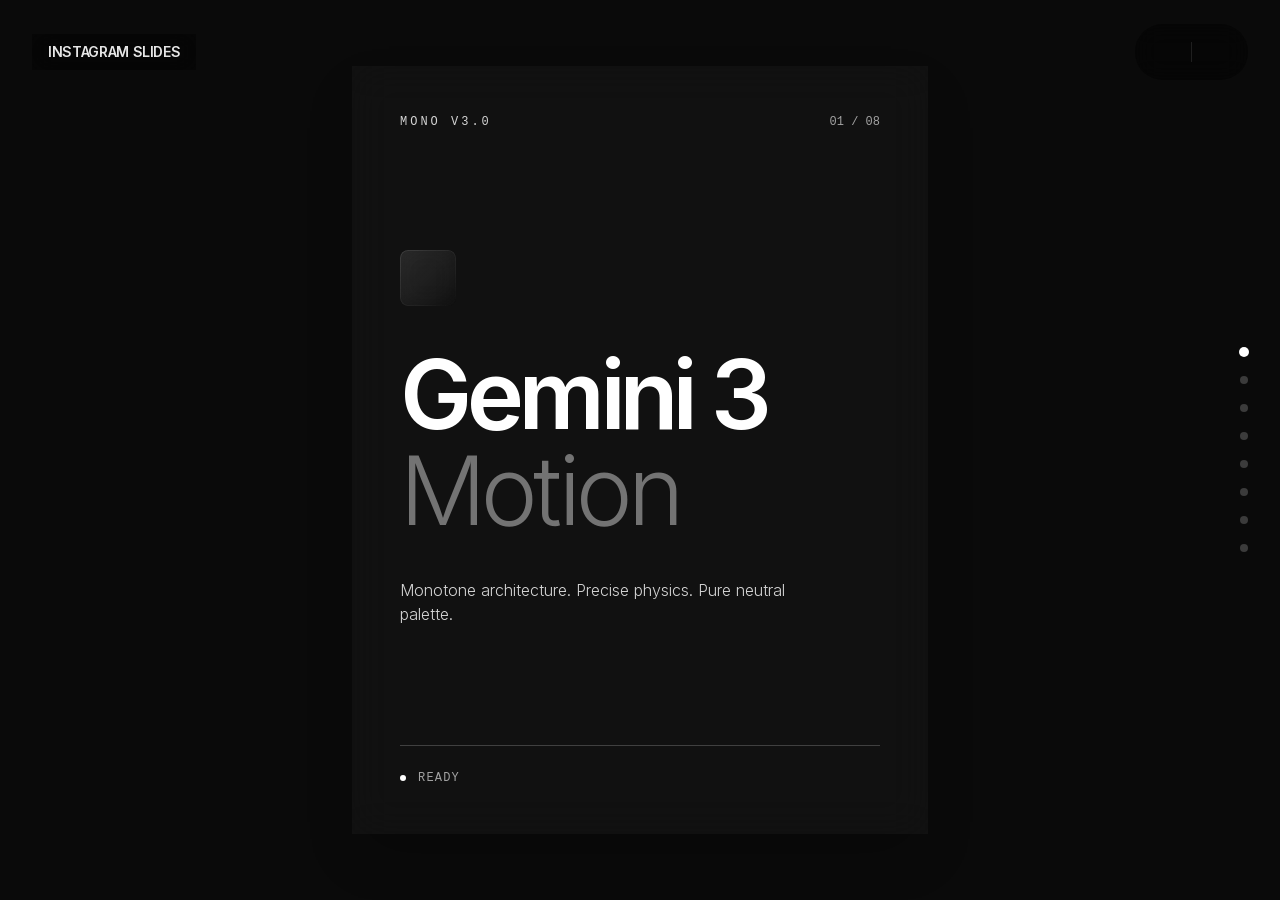
<file: assets/templates/animations-gemini/index.html>
<html lang="en"><head><meta charset="utf-8"/>
<meta content="width=device-width, initial-scale=1.0" name="viewport"/>
<title>Gemini 3 Animation Guide - Monotone V2</title>
<!-- Scripts -->
<script src="assets/resource_3fa48481346f.js"></script>
<script src="assets/iconify-icon_e19829e7f0e8.js"></script>
<link href="assets/css2_d532a689d235.css" rel="stylesheet"/>
<style>
/* Base Setup */
:root {
--bg-deep: #050505;
}
body {
font-family: 'Inter', sans-serif;
background-color: var(--bg-deep);
color: #e5e5e5;
scrollbar-width: none;
-ms-overflow-style: none;
}
body::-webkit-scrollbar {
display: none;
}
html {
scroll-behavior: smooth;
}
/* Animations */
@keyframes animationIn {
0% { opacity: 0; transform: translateY(30px); filter: blur(10px); }
100% { opacity: 1; transform: translateY(0); filter: blur(0px); }
}
@keyframes marquee {
0% { transform: translateX(0); }
100% { transform: translateX(-50%); }
}
.animate-marquee { animation: marquee 40s linear infinite; }
@keyframes shimmer {
from { transform: translateX(-100%) skewX(-15deg); }
to { transform: translateX(200%) skewX(-15deg); }
}
@keyframes textSlide {
0% { transform: translateY(110%); opacity: 0; }
100% { transform: translateY(0); opacity: 1; }
}
.text-clip-anim span {
display: inline-block;
animation: textSlide 0.9s cubic-bezier(0.16, 1, 0.3, 1) forwards;
opacity: 0;
}
/* Flashlight Effect */
.flashlight-card { background: rgba(255, 255, 255, 0.01); }
.flashlight-card::before {
content: "";
position: absolute;
inset: 0px;
background: radial-gradient(
800px circle at var(--mouse-x) var(--mouse-y),
rgba(255, 255, 255, 0.08),
transparent 40%
);
opacity: 0;
transition: opacity 0.5s;
pointer-events: none;
z-index: 2;
}
.flashlight-card:hover::before { opacity: 1; }
/* Utility */
.glass-panel {
background: rgba(23, 23, 23, 0.6);
backdrop-filter: blur(20px);
}
</style>
<link href="assets/css2_86e10c4bcbd4.css" id="all-fonts-link-font-geist" rel="stylesheet"/><style id="all-fonts-style-font-geist">.font-geist { font-family: 'Geist', sans-serif !important; }</style><link href="assets/css2_0fc20595ebff.css" id="all-fonts-link-font-roboto" rel="stylesheet"/><style id="all-fonts-style-font-roboto">.font-roboto { font-family: 'Roboto', sans-serif !important; }</style><link href="assets/css2_23afcbef9bdd.css" id="all-fonts-link-font-montserrat" rel="stylesheet"/><style id="all-fonts-style-font-montserrat">.font-montserrat { font-family: 'Montserrat', sans-serif !important; }</style><link href="assets/css2_82ced711bf49.css" id="all-fonts-link-font-poppins" rel="stylesheet"/><style id="all-fonts-style-font-poppins">.font-poppins { font-family: 'Poppins', sans-serif !important; }</style><link href="assets/css2_fa22aa91016e.css" id="all-fonts-link-font-playfair" rel="stylesheet"/><style id="all-fonts-style-font-playfair">.font-playfair { font-family: 'Playfair Display', serif !important; }</style><link href="assets/css2_2b2d87bc82d8.css" id="all-fonts-link-font-instrument-serif" rel="stylesheet"/><style id="all-fonts-style-font-instrument-serif">.font-instrument-serif { font-family: 'Instrument Serif', serif !important; }</style><link href="assets/css2_4fef849c83da.css" id="all-fonts-link-font-merriweather" rel="stylesheet"/><style id="all-fonts-style-font-merriweather">.font-merriweather { font-family: 'Merriweather', serif !important; }</style><link href="assets/css2_a7b22b336fe1.css" id="all-fonts-link-font-bricolage" rel="stylesheet"/><style id="all-fonts-style-font-bricolage">.font-bricolage { font-family: 'Bricolage Grotesque', sans-serif !important; }</style><link href="assets/css2_0b2072b66163.css" id="all-fonts-link-font-jakarta" rel="stylesheet"/><style id="all-fonts-style-font-jakarta">.font-jakarta { font-family: 'Plus Jakarta Sans', sans-serif !important; }</style><link href="assets/css2_9b8bf743d4a8.css" id="all-fonts-link-font-manrope" rel="stylesheet"/><style id="all-fonts-style-font-manrope">.font-manrope { font-family: 'Manrope', sans-serif !important; }</style><link href="assets/css2_8e191ef32247.css" id="all-fonts-link-font-space-grotesk" rel="stylesheet"/><style id="all-fonts-style-font-space-grotesk">.font-space-grotesk { font-family: 'Space Grotesk', sans-serif !important; }</style><link href="assets/css2_70fd47a02eed.css" id="all-fonts-link-font-work-sans" rel="stylesheet"/><style id="all-fonts-style-font-work-sans">.font-work-sans { font-family: 'Work Sans', sans-serif !important; }</style><link href="assets/css2_b52fc18295f8.css" id="all-fonts-link-font-pt-serif" rel="stylesheet"/><style id="all-fonts-style-font-pt-serif">.font-pt-serif { font-family: 'PT Serif', serif !important; }</style><link href="assets/css2_62759cd015bd.css" id="all-fonts-link-font-geist-mono" rel="stylesheet"/><style id="all-fonts-style-font-geist-mono">.font-geist-mono { font-family: 'Geist Mono', monospace !important; }</style><link href="assets/css2_f495c2faa2a6.css" id="all-fonts-link-font-space-mono" rel="stylesheet"/><style id="all-fonts-style-font-space-mono">.font-space-mono { font-family: 'Space Mono', monospace !important; }</style><link href="assets/css2_6f16cdd6fd9f.css" id="all-fonts-link-font-quicksand" rel="stylesheet"/><style id="all-fonts-style-font-quicksand">.font-quicksand { font-family: 'Quicksand', sans-serif !important; }</style><link href="assets/css2_94cb6f0c406a.css" id="all-fonts-link-font-nunito" rel="stylesheet"/><style id="all-fonts-style-font-nunito">.font-nunito { font-family: 'Nunito', sans-serif !important; }</style><style id="border-gradient-shared-style">
[style*="--border-gradient"]::before {
content: "";
position: absolute;
inset: 0;
padding: 1px;
border-radius: var(--border-radius-before, inherit);
-webkit-mask: linear-gradient(#fff 0 0) content-box,
linear-gradient(#fff 0 0);
-webkit-mask-composite: xor;
mask-composite: exclude;
background: var(--border-gradient);
pointer-events: none;
}</style> <style>
/* 3D Transform utilities */
</style>
<script>
// Configure Tailwind to include our custom 3D transform utilities
tailwind.config = {
theme: {
extend: {
// Add any custom theme extensions here if needed
}
},
plugins: [
function({ addUtilities }) {
const rotateXUtilities = {};
const rotateYUtilities = {};
const rotateZUtilities = {};
const rotateValues = [0, 5, 10, 15, 20, 30, 45, 75];
// Generate rotate-x utilities
rotateValues.forEach((value) => {
rotateXUtilities[`.rotate-x-${value}`] = {
'--tw-rotate-x': `${value}deg`,
transform: `
translate3d(var(--tw-translate-x, 0), var(--tw-translate-y, 0), var(--tw-translate-z, 0))
rotateX(var(--tw-rotate-x, 0))
rotateY(var(--tw-rotate-y, 0))
rotateZ(var(--tw-rotate-z, 0))
skewX(var(--tw-skew-x, 0))
skewY(var(--tw-skew-y, 0))
scaleX(var(--tw-scale-x, 1))
scaleY(var(--tw-scale-y, 1))
`.replace(/\\s+/g, ' ').trim(),
};
if (value !== 0) {
rotateXUtilities[`.-rotate-x-${value}`] = {
'--tw-rotate-x': `-${value}deg`,
transform: `
translate3d(var(--tw-translate-x, 0), var(--tw-translate-y, 0), var(--tw-translate-z, 0))
rotateX(var(--tw-rotate-x, 0))
rotateY(var(--tw-rotate-y, 0))
rotateZ(var(--tw-rotate-z, 0))
skewX(var(--tw-skew-x, 0))
skewY(var(--tw-skew-y, 0))
scaleX(var(--tw-scale-x, 1))
scaleY(var(--tw-scale-y, 1))
`.replace(/\\s+/g, ' ').trim(),
};
}
});
// Generate rotate-y utilities
rotateValues.forEach((value) => {
rotateYUtilities[`.rotate-y-${value}`] = {
'--tw-rotate-y': `${value}deg`,
transform: `
translate3d(var(--tw-translate-x, 0), var(--tw-translate-y, 0), var(--tw-translate-z, 0))
rotateX(var(--tw-rotate-x, 0))
rotateY(var(--tw-rotate-y, 0))
rotateZ(var(--tw-rotate-z, 0))
skewX(var(--tw-skew-x, 0))
skewY(var(--tw-skew-y, 0))
scaleX(var(--tw-scale-x, 1))
scaleY(var(--tw-scale-y, 1))
`.replace(/\\s+/g, ' ').trim(),
};
if (value !== 0) {
rotateYUtilities[`.-rotate-y-${value}`] = {
'--tw-rotate-y': `-${value}deg`,
transform: `
translate3d(var(--tw-translate-x, 0), var(--tw-translate-y, 0), var(--tw-translate-z, 0))
rotateX(var(--tw-rotate-x, 0))
rotateY(var(--tw-rotate-y, 0))
rotateZ(var(--tw-rotate-z, 0))
skewX(var(--tw-skew-x, 0))
skewY(var(--tw-skew-y, 0))
scaleX(var(--tw-scale-x, 1))
scaleY(var(--tw-scale-y, 1))
`.replace(/\\s+/g, ' ').trim(),
};
}
});
// Generate rotate-z utilities
rotateValues.forEach((value) => {
rotateZUtilities[`.rotate-z-${value}`] = {
'--tw-rotate-z': `${value}deg`,
transform: `
translate3d(var(--tw-translate-x, 0), var(--tw-translate-y, 0), var(--tw-translate-z, 0))
rotateX(var(--tw-rotate-x, 0))
rotateY(var(--tw-rotate-y, 0))
rotateZ(var(--tw-rotate-z, 0))
skewX(var(--tw-skew-x, 0))
skewY(var(--tw-skew-y, 0))
scaleX(var(--tw-scale-x, 1))
scaleY(var(--tw-scale-y, 1))
`.replace(/\\s+/g, ' ').trim(),
};
if (value !== 0) {
rotateZUtilities[`.-rotate-z-${value}`] = {
'--tw-rotate-z': `-${value}deg`,
transform: `
translate3d(var(--tw-translate-x, 0), var(--tw-translate-y, 0), var(--tw-translate-z, 0))
rotateX(var(--tw-rotate-x, 0))
rotateY(var(--tw-rotate-y, 0))
rotateZ(var(--tw-rotate-z, 0))
skewX(var(--tw-skew-x, 0))
skewY(var(--tw-skew-y, 0))
scaleX(var(--tw-scale-x, 1))
scaleY(var(--tw-scale-y, 1))
`.replace(/\\s+/g, ' ').trim(),
};
}
});
// Perspective utilities
const perspectiveUtilities = {
".perspective-none": { perspective: "none" },
".perspective-dramatic": { perspective: "100px" },
".perspective-near": { perspective: "300px" },
".perspective-normal": { perspective: "500px" },
".perspective-midrange": { perspective: "800px" },
".perspective-distant": { perspective: "1200px" },
};
// Transform style utilities
const transformStyleUtilities = {
".transform-style-preserve-3d": { "transform-style": "preserve-3d" },
".transform-style-flat": { "transform-style": "flat" },
};
addUtilities({
...rotateXUtilities,
...rotateYUtilities,
...rotateZUtilities,
...perspectiveUtilities,
...transformStyleUtilities,
});
}
]
};
</script></head>
<body class="antialiased selection:bg-white/20 selection:text-white relative bg-neutral-950 overflow-hidden">
<!-- Fixed Header -->
<header class="fixed top-0 left-0 right-0 z-[60] px-4 md:px-8 py-4 md:py-6 flex justify-between items-center pointer-events-none">
<div class="pointer-events-auto">
<h1 class="text-xs md:text-sm font-semibold tracking-tight text-white uppercase opacity-90 backdrop-blur-md px-3 md:px-4 py-2 rounded-none bg-black/40">
                Instagram Slides
            </h1>
</div>
<div class="pointer-events-auto flex items-center gap-2 backdrop-blur-md p-2 rounded-full bg-black/40">
<button class="w-8 h-8 md:w-10 md:h-10 flex items-center justify-center rounded-full hover:bg-white/10 transition-colors text-white/70 hover:text-white" onclick="navigateSlide(-1)">
<iconify-icon class="md:w-6 md:h-6" icon="solar:alt-arrow-up-bold-duotone" width="20"></iconify-icon>
</button>
<div class="w-[1px] h-4 md:h-5 bg-white/10"></div>
<button class="w-8 h-8 md:w-10 md:h-10 flex items-center justify-center rounded-full hover:bg-white/10 transition-colors text-white/70 hover:text-white" onclick="navigateSlide(1)">
<iconify-icon class="md:w-6 md:h-6" icon="solar:alt-arrow-down-bold-duotone" width="20"></iconify-icon>
</button>
</div>
</header>
<!-- Navigation Dots (Hidden on Mobile) -->
<div class="fixed right-8 top-1/2 -translate-y-1/2 z-[60] hidden md:flex flex-col gap-5" id="nav-dots">
<a aria-label="Go to slide 1" class="nav-dot w-2 h-2 rounded-full hover:bg-white transition-all duration-300" href="#section-1"></a>
<a aria-label="Go to slide 2" class="nav-dot w-2 h-2 rounded-full hover:bg-white transition-all duration-300" href="#section-2"></a>
<a aria-label="Go to slide 3" class="nav-dot w-2 h-2 rounded-full hover:bg-white transition-all duration-300" href="#section-3"></a>
<a aria-label="Go to slide 4" class="nav-dot w-2 h-2 rounded-full hover:bg-white transition-all duration-300" href="#section-4"></a>
<a aria-label="Go to slide 5" class="nav-dot w-2 h-2 rounded-full hover:bg-white transition-all duration-300" href="#section-5"></a>
<a aria-label="Go to slide 6" class="nav-dot w-2 h-2 rounded-full hover:bg-white transition-all duration-300" href="#section-6"></a>
<a aria-label="Go to slide 7" class="nav-dot w-2 h-2 rounded-full hover:bg-white transition-all duration-300" href="#section-7"></a>
<a aria-label="Go to slide 8" class="nav-dot w-2 h-2 rounded-full hover:bg-white transition-all duration-300" href="#section-8"></a>
</div>
<!-- Scroll Container -->
<main class="overflow-y-scroll snap-y snap-mandatory scroll-smooth w-full h-screen relative" id="main-scroll">
<!-- Slide 1: Cover -->
<section class="snap-start shrink-0 flex w-full h-screen pt-0 pr-0 pb-0 pl-0 relative items-center justify-center" data-index="0" id="section-1">
<div class="h-full md:h-auto md:aspect-[3/4] glass-panel overflow-hidden flex flex-col group bg-center w-full max-w-none md:max-w-xl bg-cover rounded-none pt-20 md:pt-12 pr-6 md:pr-12 pb-12 pl-6 md:pl-12 relative shadow-2xl justify-between bg-[url(https://hoirqrkdgbmvpwutwuwj.supabase.co/storage/v1/object/public/assets/assets/53970266-f8db-425c-8883-5535f3e41c4d_1600w.webp)]" style="transition: outline 0.1s ease-in-out;">
<div class="flex justify-between items-center opacity-70 animate-on-scroll [animation:animationIn_0.8s_ease-out_0.1s_both] animate">
<span class="text-xs uppercase tracking-[0.25em] font-mono text-neutral-300">Mono V3.0</span>
<span class="text-xs font-mono text-neutral-400">01 / 08</span>
</div>
<div class="relative z-10 space-y-6 md:space-y-10">
<div class="flex animate-on-scroll [animation:animationIn_0.8s_ease-out_0.2s_both] animate bg-gradient-to-br from-white/10 to-white/0 w-12 h-12 md:w-14 md:h-14 rounded-lg mb-4 md:mb-6 backdrop-blur-md items-center justify-center" style="position: relative; --border-gradient: linear-gradient(135deg, rgba(255, 255, 255, 0.1), rgba(255, 255, 255, 0)); --border-radius-before: 8px">
<!-- Solar Icon -->
<iconify-icon class="text-2xl md:text-3xl text-white" icon="solar:stars-minimalistic-bold-duotone"></iconify-icon>
</div>
<h1 class="leading-[0.9] animate-on-scroll [animation:animationIn_0.8s_ease-out_0.3s_both] animate text-6xl md:text-8xl font-semibold text-white tracking-tighter">
          Gemini 3<br/>
<span class="font-light text-neutral-500">Motion</span>
</h1>
<p class="leading-relaxed animate-on-scroll [animation:animationIn_0.8s_ease-out_0.4s_both] animate text-sm md:text-base font-light text-neutral-300 max-w-[90%]">
          Monotone architecture. Precise physics. Pure neutral palette.
        </p>
</div>
<div class="space-y-6 animate-on-scroll [animation:animationIn_0.8s_ease-out_0.6s_both] animate">
<div class="h-[1px] w-full bg-white/20"></div>
<div class="flex justify-between items-end">
<div class="flex items-center gap-3 text-xs text-neutral-400 font-mono uppercase tracking-widest">
<span class="w-1.5 h-1.5 bg-white rounded-full animate-pulse"></span>
            Ready
          </div>
<iconify-icon class="text-2xl text-white animate-bounce" icon="solar:arrow-down-bold-duotone"></iconify-icon>
</div>
</div>
</div>
</section>
<!-- Slide 2: Intro -->
<section class="snap-start shrink-0 flex w-full h-screen pt-0 pr-0 pb-0 pl-0 relative items-center justify-center" data-index="1" id="section-2">
<div class="h-full md:h-auto md:aspect-[3/4] glass-panel overflow-hidden flex flex-col bg-center w-full bg-[url(https://hoirqrkdgbmvpwutwuwj.supabase.co/storage/v1/object/public/assets/assets/d1e715c0-e250-4e7f-a4f5-433e96d81f31_1600w.webp)] max-w-none md:max-w-xl bg-cover rounded-none pt-20 md:pt-12 pr-6 md:pr-12 pb-12 pl-6 md:pl-12 relative">
<span class="text-xs uppercase tracking-[0.25em] font-mono text-neutral-400 mb-6 md:mb-10 block animate-on-scroll [animation:animationIn_0.8s_ease-out_0.1s_both]">02 — Intro</span>
<h2 class="animate-on-scroll [animation:animationIn_0.8s_ease-out_0.2s_both] text-4xl md:text-6xl font-medium text-white tracking-tight mb-4 md:mb-6">
        Enhance with<br/><span class="text-neutral-500">Motion</span></h2>
<p class="text-sm md:text-base text-neutral-400 mb-8 md:mb-12 leading-relaxed max-w-md animate-on-scroll [animation:animationIn_0.8s_ease-out_0.3s_both]">
        Structure: Hero intro, hover interactions, reveal.
      </p>
<div class="flex-1 bg-neutral-900/60 rounded-none p-4 md:p-6 relative overflow-hidden group animate-on-scroll [animation:animationIn_0.8s_ease-out_0.4s_both]">
<div class="bg-center bg-gradient-to-br from-black/10 to-black/0 opacity-100 absolute top-0 right-0 bottom-0 left-0 backdrop-blur-lg">
</div>
<div class="z-10 mt-2 relative space-y-4">
<div class="animate-on-scroll [animation:animationIn_0.8s_ease-out_0.5s_both] bg-gradient-to-br from-white/10 to-white/0 w-2/3 h-8 rounded-none backdrop-blur">
</div>
<div class="animate-on-scroll [animation:animationIn_0.8s_ease-out_0.6s_both] bg-gradient-to-br from-white/10 to-white/0 w-full h-16 md:h-24 rounded-none backdrop-blur">
</div>
<div class="flex gap-3">
<div class="animate-on-scroll [animation:animationIn_0.8s_ease-out_0.7s_both] bg-gradient-to-br from-white/10 to-white/0 w-1/2 h-16 md:h-20 rounded-none backdrop-blur">
</div>
<div class="animate-on-scroll [animation:animationIn_0.8s_ease-out_0.8s_both] bg-gradient-to-br from-white/10 to-white/0 w-1/2 h-16 md:h-20 rounded-none backdrop-blur">
</div>
</div>
</div>
<div class="absolute bottom-6 left-6 right-6 bg-black/80 backdrop-blur-md p-4 rounded-none animate-on-scroll [animation:animationIn_0.8s_ease-out_1s_both]">
<p class="leading-tight text-xs md:text-base text-neutral-300 font-mono">
            "Animate when in view: fade in, slide in, blur in..."
          </p>
</div>
</div>
</div>
</section>
<!-- Slide 3: Buttons -->
<section class="snap-start shrink-0 flex w-full h-screen pt-0 pr-0 pb-0 pl-0 relative items-center justify-center" data-index="2" id="section-3">
<div class="h-full md:h-auto md:aspect-[3/4] glass-panel overflow-hidden flex flex-col bg-center w-full bg-[url(https://hoirqrkdgbmvpwutwuwj.supabase.co/storage/v1/object/public/assets/assets/6ea6d66c-a7a6-4548-9b3f-680a206078c3_1600w.webp)] max-w-none md:max-w-xl bg-cover rounded-none pt-20 md:pt-12 pr-6 md:pr-12 pb-12 pl-6 md:pl-12 relative items-center justify-center">
<div class="absolute top-20 md:top-12 left-6 md:left-12 right-6 md:right-12">
<span class="text-xs uppercase tracking-[0.25em] font-mono text-neutral-400">03 — Buttons</span>
<h2 class="text-4xl md:text-5xl font-medium text-white tracking-tight mt-4">Beam Animation</h2>
</div>
<div class="group animate-on-scroll [animation:animationIn_0.8s_ease-out_0.3s_both] mt-20 md:mt-80 relative scale-110 md:scale-125">
<div class="-inset-2 group-hover:opacity-100 transition duration-500 bg-neutral-600/30 opacity-0 rounded-full absolute blur-xl">
</div>
<!-- Shimmer Beam Animation Layer -->
<div class="absolute -inset-[1px] rounded-full overflow-hidden opacity-0 group-hover:opacity-100 transition duration-500 pointer-events-none">
<div class="absolute top-1/2 left-1/2 -translate-x-1/2 -translate-y-1/2 w-[300%] h-[300%] bg-[conic-gradient(from_0deg,transparent_0_340deg,white_360deg)] animate-[spin_2s_linear_infinite]"></div>
</div>
<button class="group relative z-10 flex items-center justify-center overflow-hidden rounded-full p-[1px] leading-none">
<span class="absolute inset-[-1000%] animate-[spin_2s_linear_infinite] bg-[conic-gradient(from_0deg,transparent_0_340deg,white_360deg)]"></span>
<span class="relative flex h-full w-full items-center rounded-full bg-black pt-4 pr-10 pb-4 pl-10 ring-1 ring-white/10">
<span class="absolute inset-0 overflow-hidden rounded-full">
<span class="absolute top-0 left-0 h-full w-full -skew-x-12 bg-gradient-to-r from-transparent via-white/20 to-transparent opacity-0 group-hover:animate-[shimmer_1.5s_infinite] group-hover:opacity-100"></span>
</span>
<span class="relative z-10 flex items-center">
<span class="text-lg font-medium tracking-wide text-white">Get Access</span>
</span>
<span class="relative z-10 ml-4 flex items-center text-neutral-500 transition duration-200 group-hover:translate-x-1 group-hover:text-white">
<iconify-icon class="text-2xl" icon="solar:arrow-right-bold-duotone"></iconify-icon>
</span>
</span>
</button>
</div>
<div class="mt-20 p-6 border-l-2 border-white/20 rounded-none w-full animate-on-scroll [animation:animationIn_0.8s_ease-out_0.5s_both]">
<p class="leading-relaxed text-sm md:text-base text-neutral-400 font-mono">
<span class="text-white">Prompt:</span> "Add a 1px shimmer beam animation around the pill-shaped button on
          hover."
        </p>
</div>
</div>
</section>
<!-- Slide 4: Typography -->
<section class="h-screen w-full snap-start shrink-0 flex items-center justify-center relative p-0" data-index="3" id="section-4">
<div class="h-full md:h-auto md:aspect-[3/4] glass-panel overflow-hidden flex flex-col bg-neutral-900/50 w-full max-w-none md:max-w-xl rounded-none pt-20 md:pt-12 pr-6 md:pr-12 pb-12 pl-6 md:pl-12 relative justify-center">
<span class="absolute top-20 md:top-12 left-6 md:left-12 text-xs uppercase tracking-[0.25em] font-mono text-neutral-500 animate-on-scroll [animation:animationIn_0.8s_ease-out_0.1s_both]">04 — Typography</span>
<div class="space-y-1">
<div class="flex animate-on-scroll [animation:animationIn_0.8s_ease-out_0.2s_both]">
<h2 class="text-5xl md:text-7xl font-semibold text-white tracking-tighter" style="animation-delay: 0s">Clip-path</h2>
</div>
<div class="flex animate-on-scroll [animation:animationIn_0.8s_ease-out_0.3s_both]">
<h2 class="text-5xl md:text-7xl font-semibold text-neutral-600 tracking-tighter" style="animation-delay: 0.1s">Typography</h2>
</div>
<div class="flex animate-on-scroll [animation:animationIn_0.8s_ease-out_0.4s_both]">
<h2 class="text-5xl md:text-7xl font-semibold text-neutral-800 tracking-tighter" style="animation-delay: 0.2s">Animation</h2>
</div>
</div>
<div class="animate-on-scroll [animation:animationIn_0.8s_ease-out_0.6s_both] text-sm md:text-base font-light text-neutral-500 border-neutral-800 border-l-2 mt-16 pl-6">
        "Add a vertical text clip slide down animation letter by letter"
      </div>
</div>
</section>
<!-- Slide 5: Logos -->
<section class="snap-start shrink-0 flex w-full h-screen pt-0 pr-0 pb-0 pl-0 relative items-center justify-center" data-index="4" id="section-5">
<div class="h-full md:h-auto md:aspect-[3/4] glass-panel overflow-hidden flex flex-col w-full max-w-none md:max-w-xl rounded-none p-0 relative justify-center bg-neutral-900/40">
<div class="p-6 md:p-12 pb-0">
<span class="text-xs uppercase tracking-[0.25em] font-mono text-neutral-500 animate-on-scroll [animation:animationIn_0.8s_ease-out_0.1s_both]">05 — Social Proof</span>
<h2 class="text-4xl md:text-5xl font-medium tracking-tight mt-4 mb-8 md:mb-16 text-white animate-on-scroll [animation:animationIn_0.8s_ease-out_0.2s_both]">
          Infinite Loop</h2>
</div>
<div class="relative w-full py-12 md:py-16 border-y border-white/5 bg-black/40 animate-on-scroll [animation:animationIn_0.8s_ease-out_0.4s_both]">
<div class="absolute left-0 top-0 bottom-0 w-12 md:w-24 z-10 bg-gradient-to-r from-[#0d0d0d] to-transparent"></div>
<div class="absolute right-0 top-0 bottom-0 w-12 md:w-24 z-10 bg-gradient-to-l from-[#0d0d0d] to-transparent"></div>
<div class="flex overflow-hidden w-full">
<div class="flex animate-marquee whitespace-nowrap gap-8 md:gap-16 items-center">
<!-- Brand icons -->
<iconify-icon class="text-2xl md:text-3xl text-neutral-400" icon="simple-icons:nvidia"></iconify-icon>
<iconify-icon class="text-2xl md:text-3xl text-neutral-400" icon="simple-icons:linear"></iconify-icon>
<iconify-icon class="text-2xl md:text-3xl text-neutral-400" icon="simple-icons:vercel"></iconify-icon>
<iconify-icon class="text-2xl md:text-3xl text-neutral-400" icon="simple-icons:apple"></iconify-icon>
<iconify-icon class="text-4xl md:text-5xl text-neutral-400" icon="simple-icons:stripe"></iconify-icon>
<iconify-icon class="text-4xl md:text-5xl text-neutral-400" icon="simple-icons:spacex"></iconify-icon>
<iconify-icon class="text-2xl md:text-3xl text-neutral-400" icon="simple-icons:nvidia"></iconify-icon>
<iconify-icon class="text-2xl md:text-3xl text-neutral-400" icon="simple-icons:linear"></iconify-icon>
<iconify-icon class="text-2xl md:text-3xl text-neutral-400" icon="simple-icons:vercel"></iconify-icon>
<iconify-icon class="text-2xl md:text-3xl text-neutral-400" icon="simple-icons:apple"></iconify-icon>
<iconify-icon class="text-4xl md:text-5xl text-neutral-400" icon="simple-icons:stripe"></iconify-icon>
<iconify-icon class="text-4xl md:text-5xl text-neutral-400" icon="simple-icons:spacex"></iconify-icon>
</div>
</div>
</div>
<div class="pt-8 pr-6 md:pr-12 pb-12 pl-6 md:pl-12">
<p class="animate-on-scroll [animation:animationIn_0.8s_ease-out_0.6s_both] text-sm md:text-base text-neutral-400 font-mono">
          "Add a marquis infinite loop slow animation using alpha mask"
        </p>
</div>
</div>
</section>
<!-- Slide 6: Switching -->
<section class="h-screen w-full snap-start shrink-0 flex items-center justify-center relative p-0" data-index="5" id="section-6">
<div class="h-full md:h-auto md:aspect-[3/4] glass-panel overflow-hidden flex flex-col bg-center w-full bg-[url(https://hoirqrkdgbmvpwutwuwj.supabase.co/storage/v1/object/public/assets/assets/47ccf769-0cb4-4a95-804e-cc919fd6d449_1600w.webp)] max-w-none md:max-w-xl bg-cover rounded-none pt-20 md:pt-12 pr-6 md:pr-12 pb-12 pl-6 md:pl-12 relative items-center justify-center">
<span class="absolute top-20 md:top-12 left-6 md:left-12 text-xs uppercase tracking-[0.25em] font-mono text-neutral-500 animate-on-scroll [animation:animationIn_0.8s_ease-out_0.1s_both]">06 — Switching</span>
<div class="flex animate-on-scroll [animation:animationIn_0.8s_ease-out_0.3s_both] w-full h-80 relative perspective-1000 items-center justify-center">
<div class="absolute w-[80%] h-[80%] bg-neutral-800/80 backdrop-blur rounded-none -translate-y-6 scale-95 opacity-40">
</div>
<div class="flex flex-col transition-all duration-500 hover:scale-[1.02] z-10 bg-stone-950 w-[85%] h-[85%] ring-white/10 ring-1 rounded-none pt-8 pr-8 pb-8 pl-8 absolute shadow-2xl">
<div class="flex bg-gradient-to-br from-white/10 to-white/0 w-12 h-12 rounded-none mb-6 items-center justify-center">
<iconify-icon class="text-2xl text-white" icon="solar:database-bold-duotone"></iconify-icon>
</div>
<div class="bg-gradient-to-br from-white/10 to-white/0 w-16 h-3 rounded-sm mb-6"></div>
<div class="bg-gradient-to-br from-white/10 to-white/0 w-full h-3 rounded-sm mb-3"></div>
<div class="bg-gradient-to-br from-white/10 to-white/0 w-2/3 h-3 rounded-sm"></div>
</div>
<div class="absolute -bottom-12 flex gap-6">
<button class="flex hover:bg-white hover:text-black transition-colors text-neutral-400 bg-neutral-900 w-12 h-12 rounded-full items-center justify-center" style="position: relative; --border-gradient: linear-gradient(135deg, rgba(255, 255, 255, 0.1), rgba(255, 255, 255, 0)); --border-radius-before: 9999px">
<iconify-icon class="text-xl" icon="solar:arrow-left-bold-duotone"></iconify-icon>
</button>
<button class="flex hover:bg-white hover:text-black transition-colors text-neutral-400 bg-neutral-900 w-12 h-12 rounded-full items-center justify-center" style="position: relative; --border-gradient: linear-gradient(135deg, rgba(255, 255, 255, 0.1), rgba(255, 255, 255, 0)); --border-radius-before: 9999px">
<iconify-icon class="text-xl" icon="solar:arrow-right-bold-duotone"></iconify-icon>
</button>
</div>
</div>
<div class="mt-24 pt-8 pr-6 md:pr-12 pb-12 pl-6 md:pl-12">
<p class="animate-on-scroll [animation:animationIn_0.8s_ease-out_0.6s_both] text-sm md:text-base text-neutral-400 font-mono">"Animate the cards to rotate between 3 cards in a loop. Add prev/next arrows to switch between cards."</p>
</div></div>
</section>
<!-- Slide 7: Interaction -->
<section class="h-screen w-full snap-start shrink-0 flex items-center justify-center relative p-0" data-index="6" id="section-7">
<div class="h-full md:h-auto md:aspect-[3/4] glass-panel overflow-hidden flex flex-col bg-center w-full bg-[url(https://hoirqrkdgbmvpwutwuwj.supabase.co/storage/v1/object/public/assets/assets/7b8e6a1f-44f9-49ef-a26c-bf0d87724acf_1600w.webp)] max-w-none md:max-w-xl bg-cover rounded-none pt-20 md:pt-12 pr-6 md:pr-12 pb-12 pl-6 md:pl-12 relative justify-center">
<span class="absolute top-20 md:top-12 left-6 md:left-12 text-xs uppercase tracking-[0.25em] font-mono text-neutral-500 animate-on-scroll [animation:animationIn_0.8s_ease-out_0.1s_both]">07 — Interaction</span>
<h2 class="text-4xl md:text-5xl font-medium tracking-tight mb-8 md:mb-12 text-white animate-on-scroll [animation:animationIn_0.8s_ease-out_0.2s_both]">
        Flashlight Reveal</h2>
<div class="grid grid-cols-2 gap-x-4 md:gap-x-6 gap-y-4 md:gap-y-6">
<div class="flashlight-card relative aspect-square border-0 bg-neutral-900/60 ring-1 ring-white/5 rounded-none p-4 md:p-6 flex flex-col justify-end group overflow-hidden animate-on-scroll [animation:animationIn_0.8s_ease-out_0.4s_both]" onmousemove="const rect = this.getBoundingClientRect(); this.style.setProperty('--mouse-x', `${event.clientX - rect.left}px`); this.style.setProperty('--mouse-y', `${event.clientY - rect.top}px`);">
<iconify-icon class="text-3xl md:text-5xl text-neutral-500 mb-2 md:mb-4 group-hover:text-white transition-colors duration-500" icon="solar:layers-minimalistic-bold-duotone"></iconify-icon>
<div class="text-xs md:text-sm text-neutral-400 font-medium tracking-wide">Hover Me</div>
</div>
<div class="flashlight-card aspect-square flex flex-col group overflow-hidden animate-on-scroll [animation:animationIn_0.8s_ease-out_0.6s_both] bg-neutral-900/60 border-0 ring-white/5 ring-1 rounded-none p-4 md:p-6 relative backdrop-blur justify-end" onmousemove="const rect = this.getBoundingClientRect(); this.style.setProperty('--mouse-x', `${event.clientX - rect.left}px`); this.style.setProperty('--mouse-y', `${event.clientY - rect.top}px`);" style="--mouse-x: 106.5px; --mouse-y: 219px;">
<iconify-icon class="text-3xl md:text-5xl text-neutral-500 mb-2 md:mb-4 group-hover:text-white transition-colors duration-500" icon="solar:cpu-bold-duotone"></iconify-icon>
<div class="text-xs md:text-sm text-neutral-400 font-medium tracking-wide">Trace Border</div>
</div>
</div>
<div class="mt-8 md:mt-10 text-xs text-neutral-500 font-mono animate-on-scroll [animation:animationIn_0.8s_ease-out_0.8s_both]">
        "Add a subtle flashlight effect on hover/mouse position to background."
      </div>
</div>
</section>
<!-- Slide 8: End -->
<section class="h-screen w-full snap-start shrink-0 flex items-center justify-center relative p-0" data-index="7" id="section-8">
<div class="h-full md:h-auto md:aspect-[3/4] glass-panel overflow-hidden flex flex-col bg-center w-full bg-[url(https://hoirqrkdgbmvpwutwuwj.supabase.co/storage/v1/object/public/assets/assets/67df17f7-9681-4bd3-927b-ac569042a884_1600w.webp)] max-w-none md:max-w-xl bg-cover rounded-none pt-0 pr-0 pb-0 pl-0 relative justify-between">
<div class="p-6 md:p-12 pt-20 md:pt-12">
<span class="text-xs uppercase tracking-[0.25em] font-mono text-neutral-500 animate-on-scroll [animation:animationIn_0.8s_ease-out_0.1s_both]">08 — End</span>
<h1 class="animate-on-scroll [animation:animationIn_0.8s_ease-out_0.2s_both] text-5xl md:text-7xl font-medium text-white tracking-tighter mt-6 mb-4">
          Build Better<br/>Interfaces.</h1>
</div>
<div class="overflow-hidden mask-image-gradient animate-on-scroll [animation:animationIn_0.8s_ease-out_0.4s_both] h-48 md:h-56 z-10 relative" style="mask-image: linear-gradient(180deg, transparent, black 20%, black 95%, transparent); -webkit-mask-image: linear-gradient(180deg, transparent, black 20%, black 95%, transparent);">
<div class="space-y-4 p-6 md:p-8 opacity-60 grayscale hover:grayscale-0 transition-all duration-700">
<div class="bg-gradient-to-br from-black/0 via-black/10 to-black/0 ring-white/5 ring-1 rounded-none px-4 py-4 md:px-6 md:py-6 backdrop-blur-sm">
<p class="text-sm md:text-base text-neutral-300">"The beam effect is subtle but changes everything."</p>
</div>
<div class="bg-gradient-to-br from-black/0 via-black/10 to-black/0 ring-white/5 ring-1 rounded-none ml-4 md:ml-8 px-4 py-4 md:px-6 md:py-6 backdrop-blur-sm">
<p class="text-sm md:text-base text-neutral-300">"Gemini 3 understands motion physics."</p>
</div>
<div class="bg-gradient-to-br from-black/0 via-black/10 to-black/0 rounded-none ring-white/5 ring-1 px-4 py-4 md:px-6 md:py-6 backdrop-blur-sm">
<p class="text-xs md:text-sm text-neutral-300">"Cleanest implementation of glassmorphism."</p>
</div>
</div>
</div>
<div class="animate-on-scroll [animation:animationIn_0.8s_ease-out_0.6s_both] bg-gradient-to-t from-black/90 to-transparent p-6 md:p-12 pb-12">
<button class="w-full group relative flex items-center justify-center gap-3 bg-white text-black py-4 md:py-5 rounded-none overflow-hidden hover:bg-neutral-200 transition-colors">
<span class="text-xs md:text-sm font-bold uppercase tracking-widest z-10">Follow @mengto</span>
<iconify-icon class="text-xl md:text-2xl z-10 group-hover:translate-x-1 group-hover:-translate-y-1 transition-transform" icon="solar:arrow-right-up-bold-duotone"></iconify-icon>
</button>
</div>
</div>
</section>
</main>
<script>
        // Existing Animation Observer
        (function () {
            const style = document.createElement("style");
            style.textContent = `
            .animate-on-scroll { animation-play-state: paused !important; }
            .animate-on-scroll.animate { animation-play-state: running !important; }
            `;
            document.head.appendChild(style);

            const once = true;

            if (!window.__inViewIO) {
            window.__inViewIO = new IntersectionObserver((entries) => {
                entries.forEach((entry) => {
                if (entry.isIntersecting) {
                    entry.target.classList.add("animate");
                    if (once) window.__inViewIO.unobserve(entry.target);
                }
                });
            }, { threshold: 0.2 });
            }

            window.initInViewAnimations = function (selector = ".animate-on-scroll") {
            document.querySelectorAll(selector).forEach((el) => {
                window.__inViewIO.observe(el);
            });
            };

            document.addEventListener("DOMContentLoaded", () => initInViewAnimations());
        })();

        // Navigation Logic
        const sections = document.querySelectorAll('section');
        const dots = document.querySelectorAll('.nav-dot');
        const scroller = document.getElementById('main-scroll');
        let currentSectionIndex = 0;

        // Update Active Dot based on scroll
        const navObserver = new IntersectionObserver((entries) => {
            entries.forEach(entry => {
                if (entry.isIntersecting) {
                    const index = parseInt(entry.target.getAttribute('data-index'));
                    currentSectionIndex = index;
                    
                    // Update dots
                    dots.forEach(d => {
                        d.classList.remove('bg-white', 'scale-125');
                        d.classList.add('bg-white/20');
                    });
                    
                    // Highlight current dot
                    if(dots[index]) {
                        dots[index].classList.remove('bg-white/20');
                        dots[index].classList.add('bg-white', 'scale-125');
                    }
                }
            });
        }, { threshold: 0.5 });

        sections.forEach(section => navObserver.observe(section));

        // Arrow Navigation
        window.navigateSlide = function(direction) {
            let nextIndex = currentSectionIndex + direction;
            
            // Clamp
            if (nextIndex < 0) nextIndex = 0;
            if (nextIndex >= sections.length) nextIndex = sections.length - 1;
            
            // Scroll
            const target = sections[nextIndex];
            if(target) {
                target.scrollIntoView({ behavior: 'smooth' });
            }
        }
    </script>
<script data-img-fallback-handler="">!function(){var f=["https://hoirqrkdgbmvpwutwuwj.supabase.co/storage/v1/object/public/assets/assets/917d6f93-fb36-439a-8c48-884b67b35381_1600w.jpg","https://hoirqrkdgbmvpwutwuwj.supabase.co/storage/v1/object/public/assets/assets/4734259a-bad7-422f-981e-ce01e79184f2_1600w.jpg","https://hoirqrkdgbmvpwutwuwj.supabase.co/storage/v1/object/public/assets/assets/c543a9e1-f226-4ced-80b0-feb8445a75b9_1600w.jpg","https://hoirqrkdgbmvpwutwuwj.supabase.co/storage/v1/object/public/assets/assets/5bab247f-35d9-400d-a82b-fd87cfe913d2_1600w.webp","https://hoirqrkdgbmvpwutwuwj.supabase.co/storage/v1/object/public/assets/assets/30104e3c-5eea-4b93-93e9-5313698a7156_1600w.webp"],h=new Set;function g(s){for(var x=0,i=0;i<s.length;i++)x=(x<<5)-x+s.charCodeAt(i)|0;return f[Math.abs(x)%f.length]}function r(t){var s=t.src;if(s&&!h.has(s)){h.add(s);t.src=g(s)}}window.addEventListener("error",function(e){var t=e.target;if(t&&t.tagName==="IMG")r(t)},!0);function c(){document.querySelectorAll("img").forEach(function(i){if(i.complete&&!i.naturalWidth&&i.src)r(i)})}if(document.readyState==="loading")document.addEventListener("DOMContentLoaded",c);else c()}()</script></body></html>
</file>
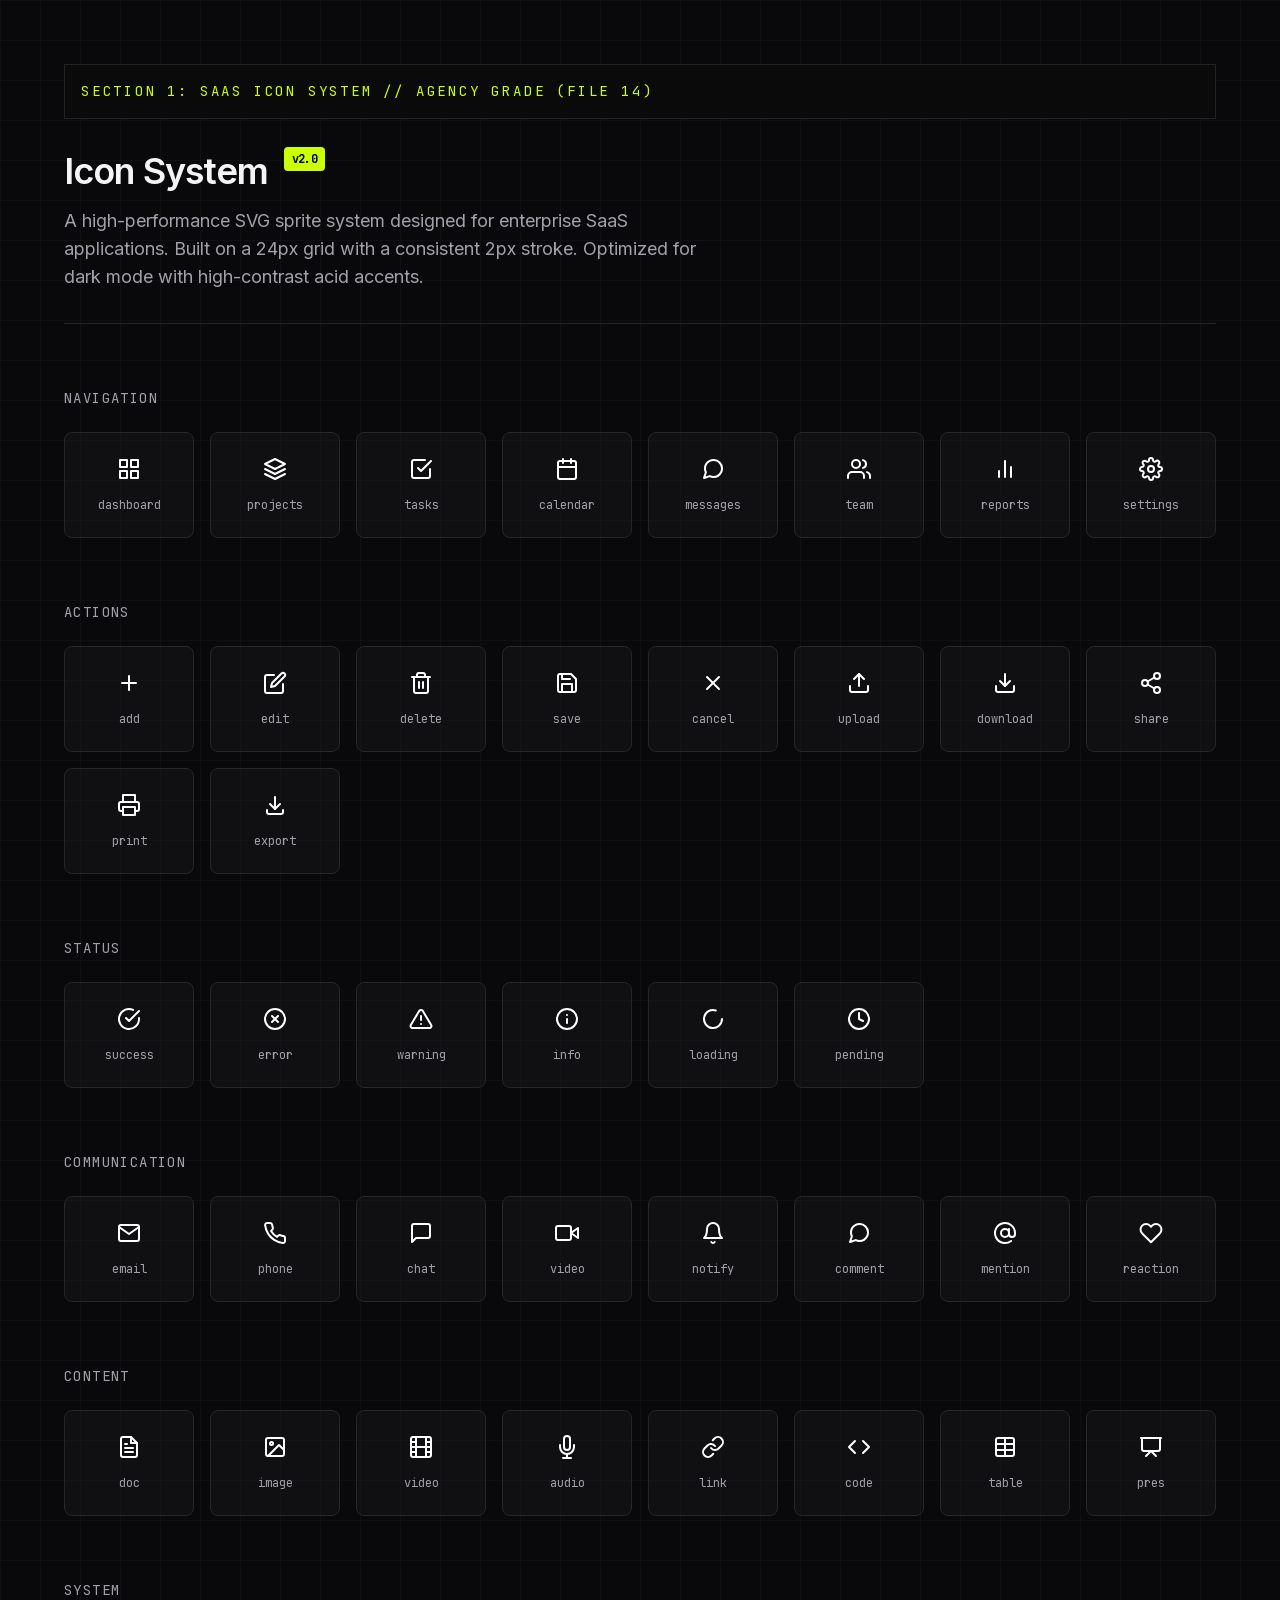
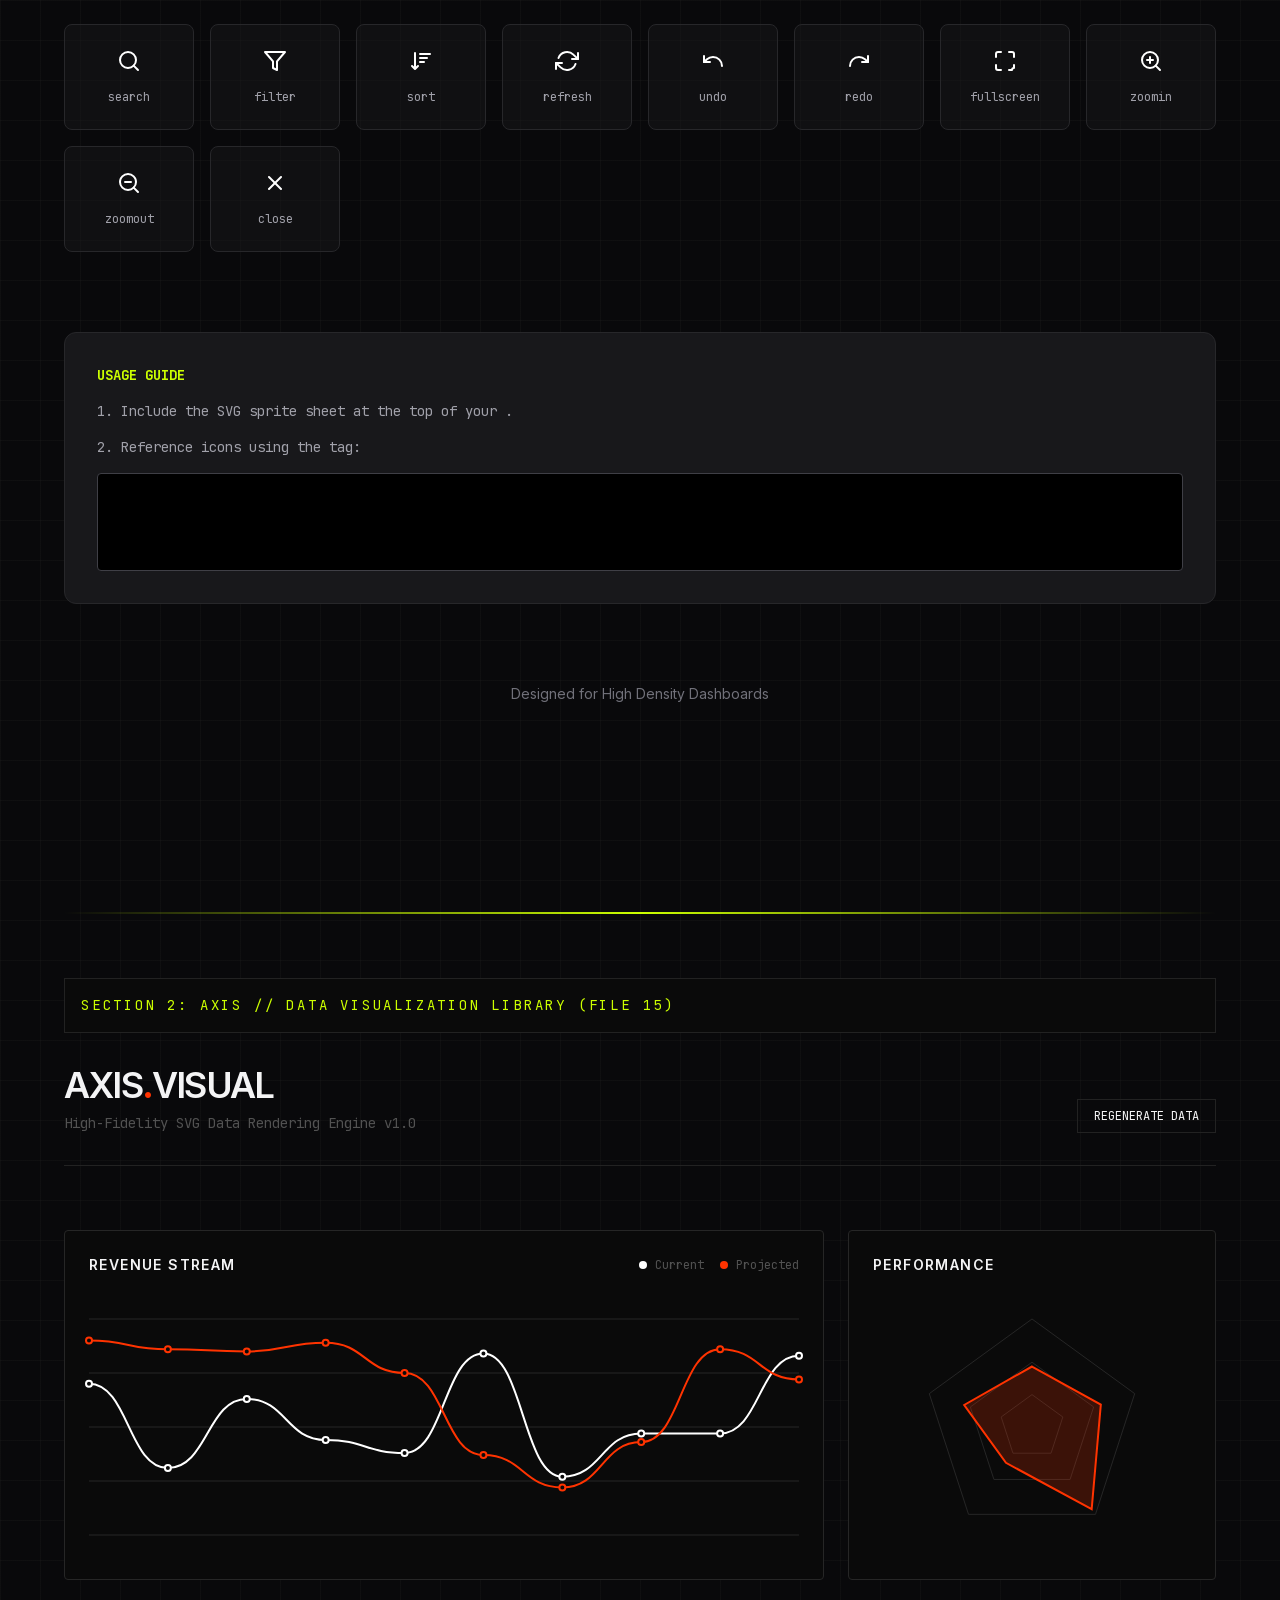
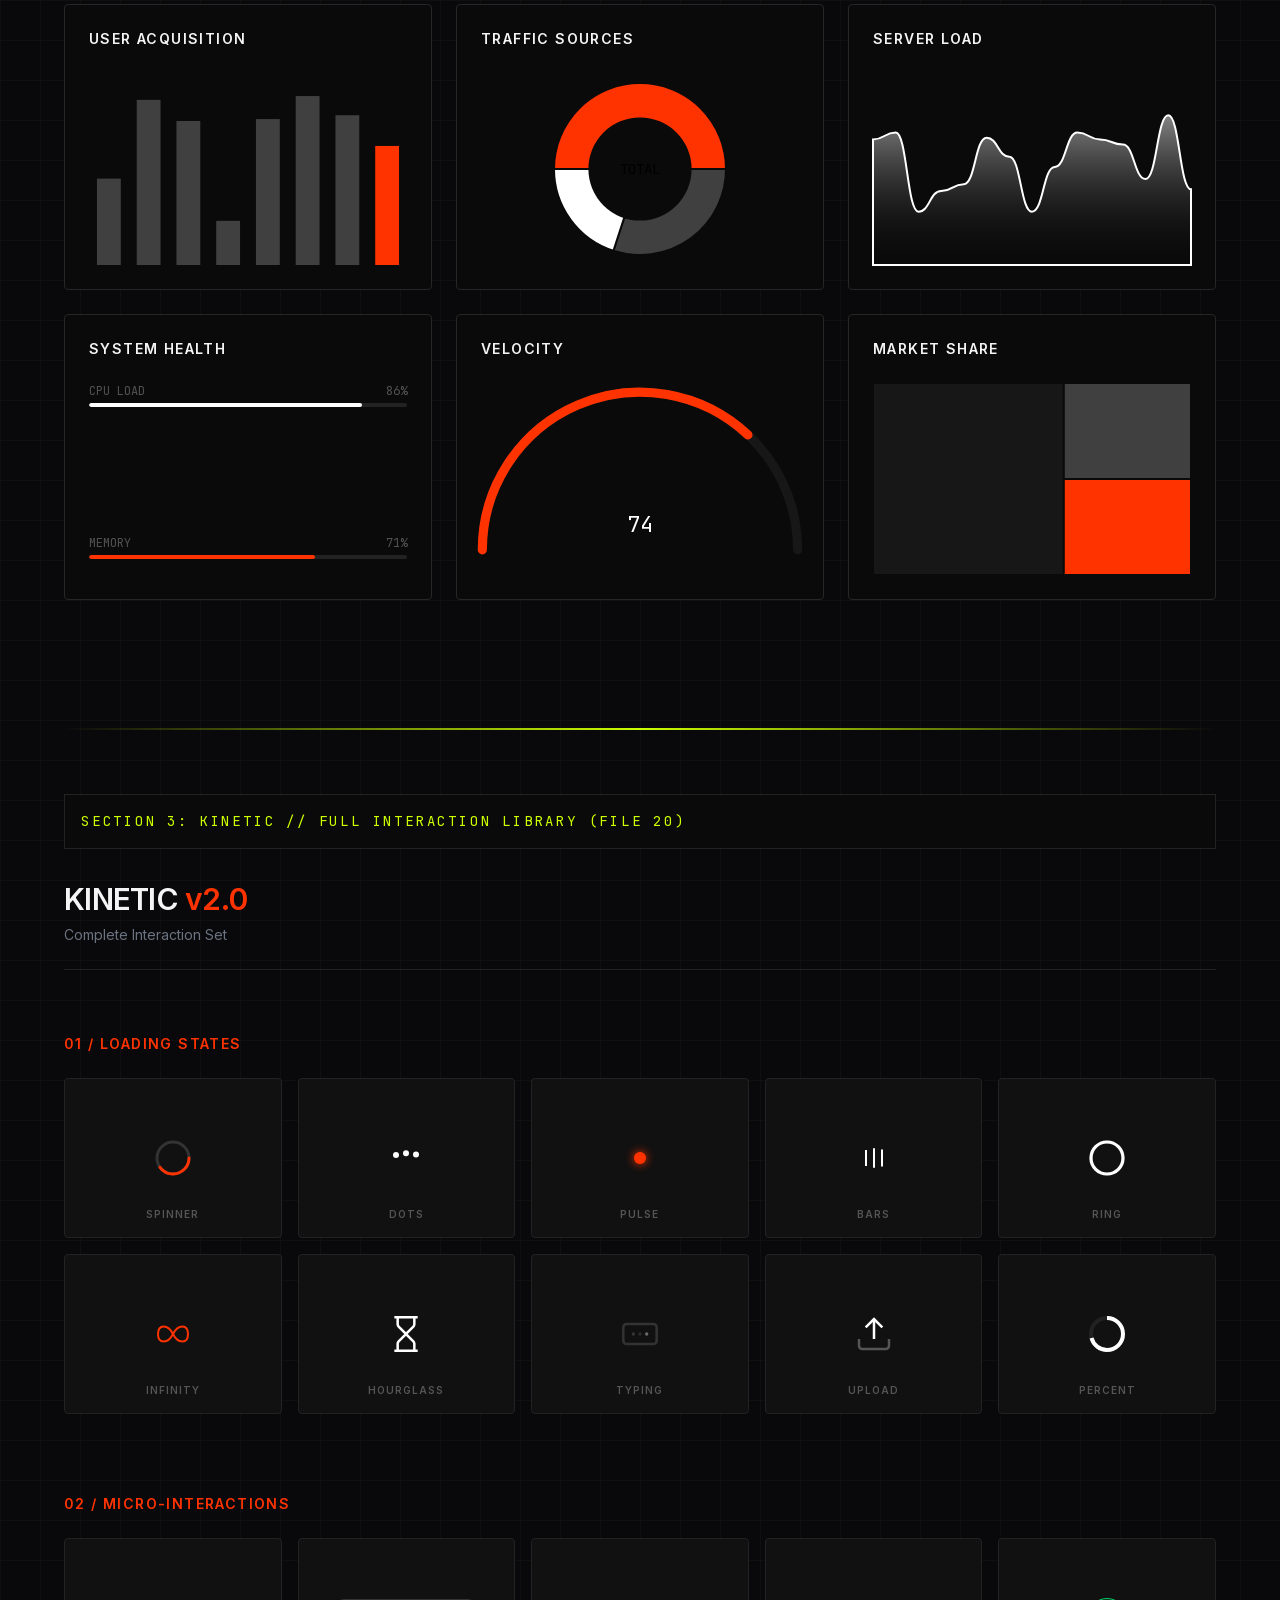
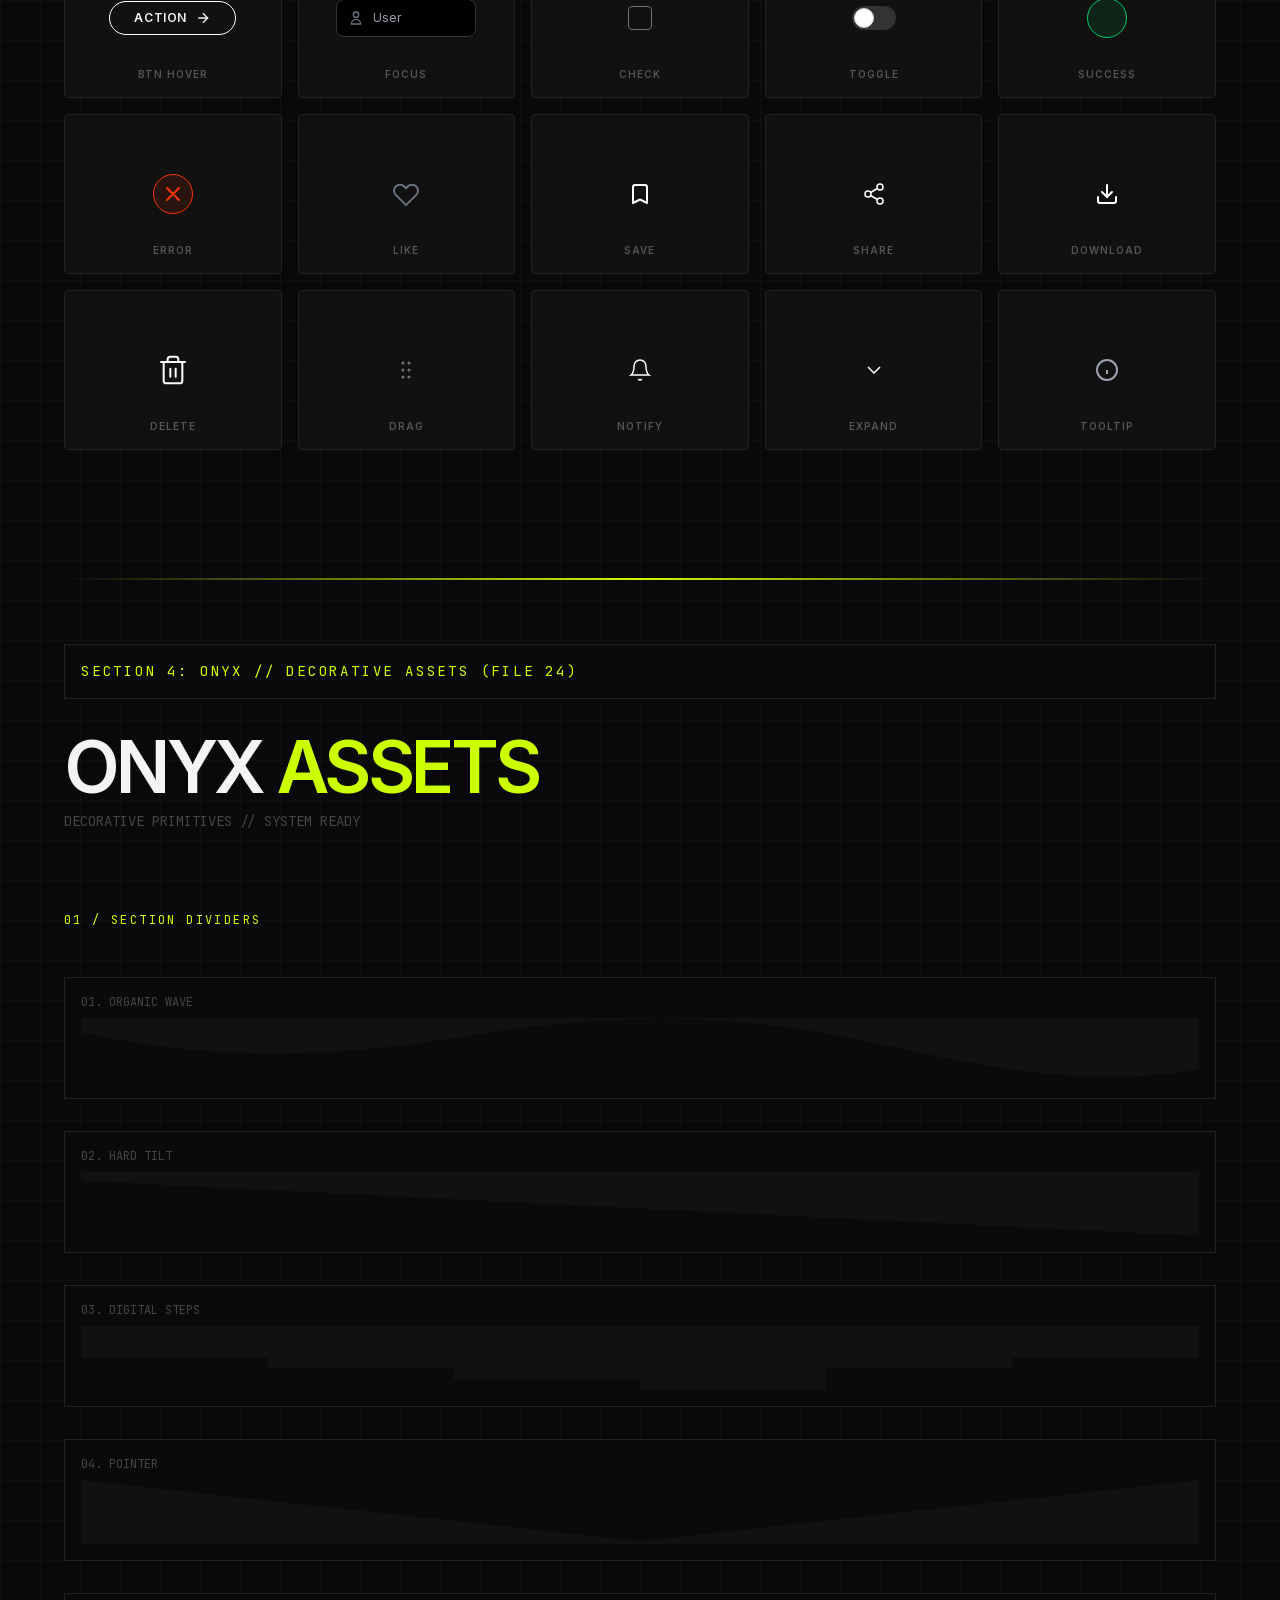
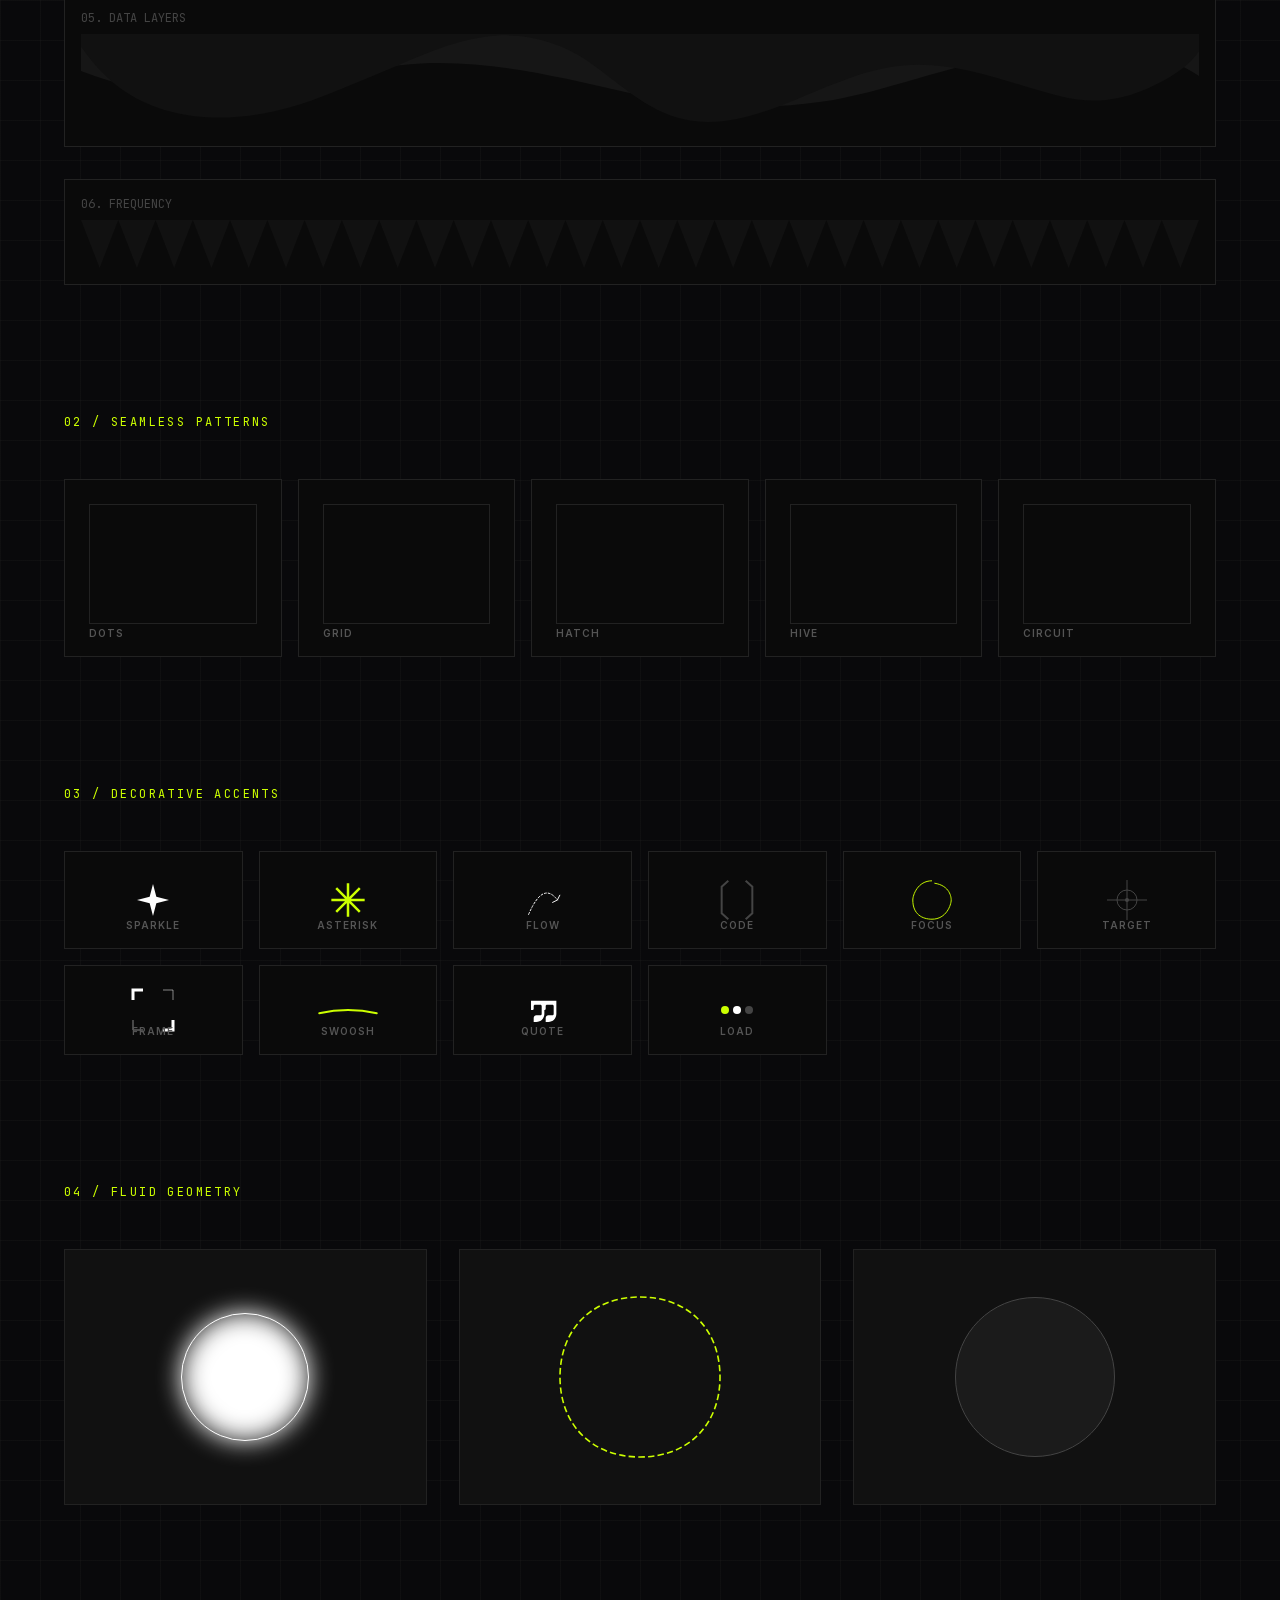
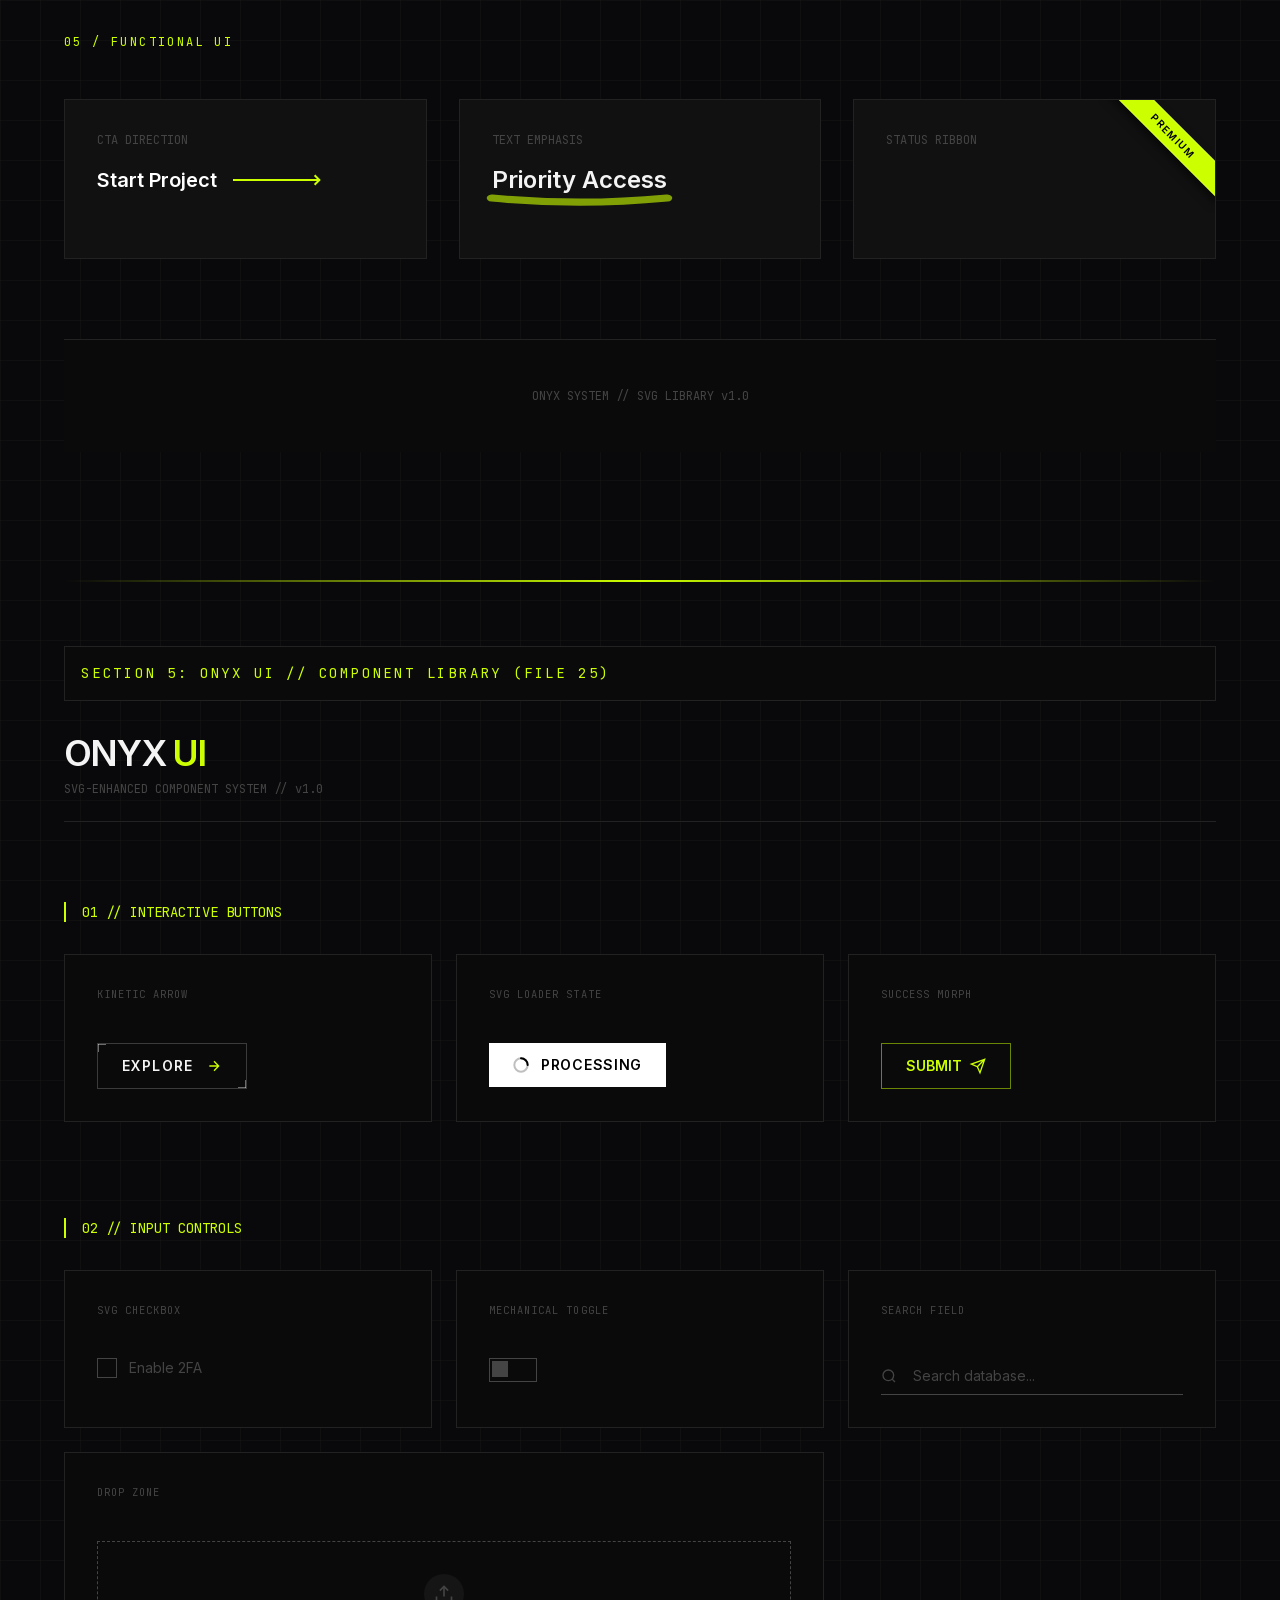
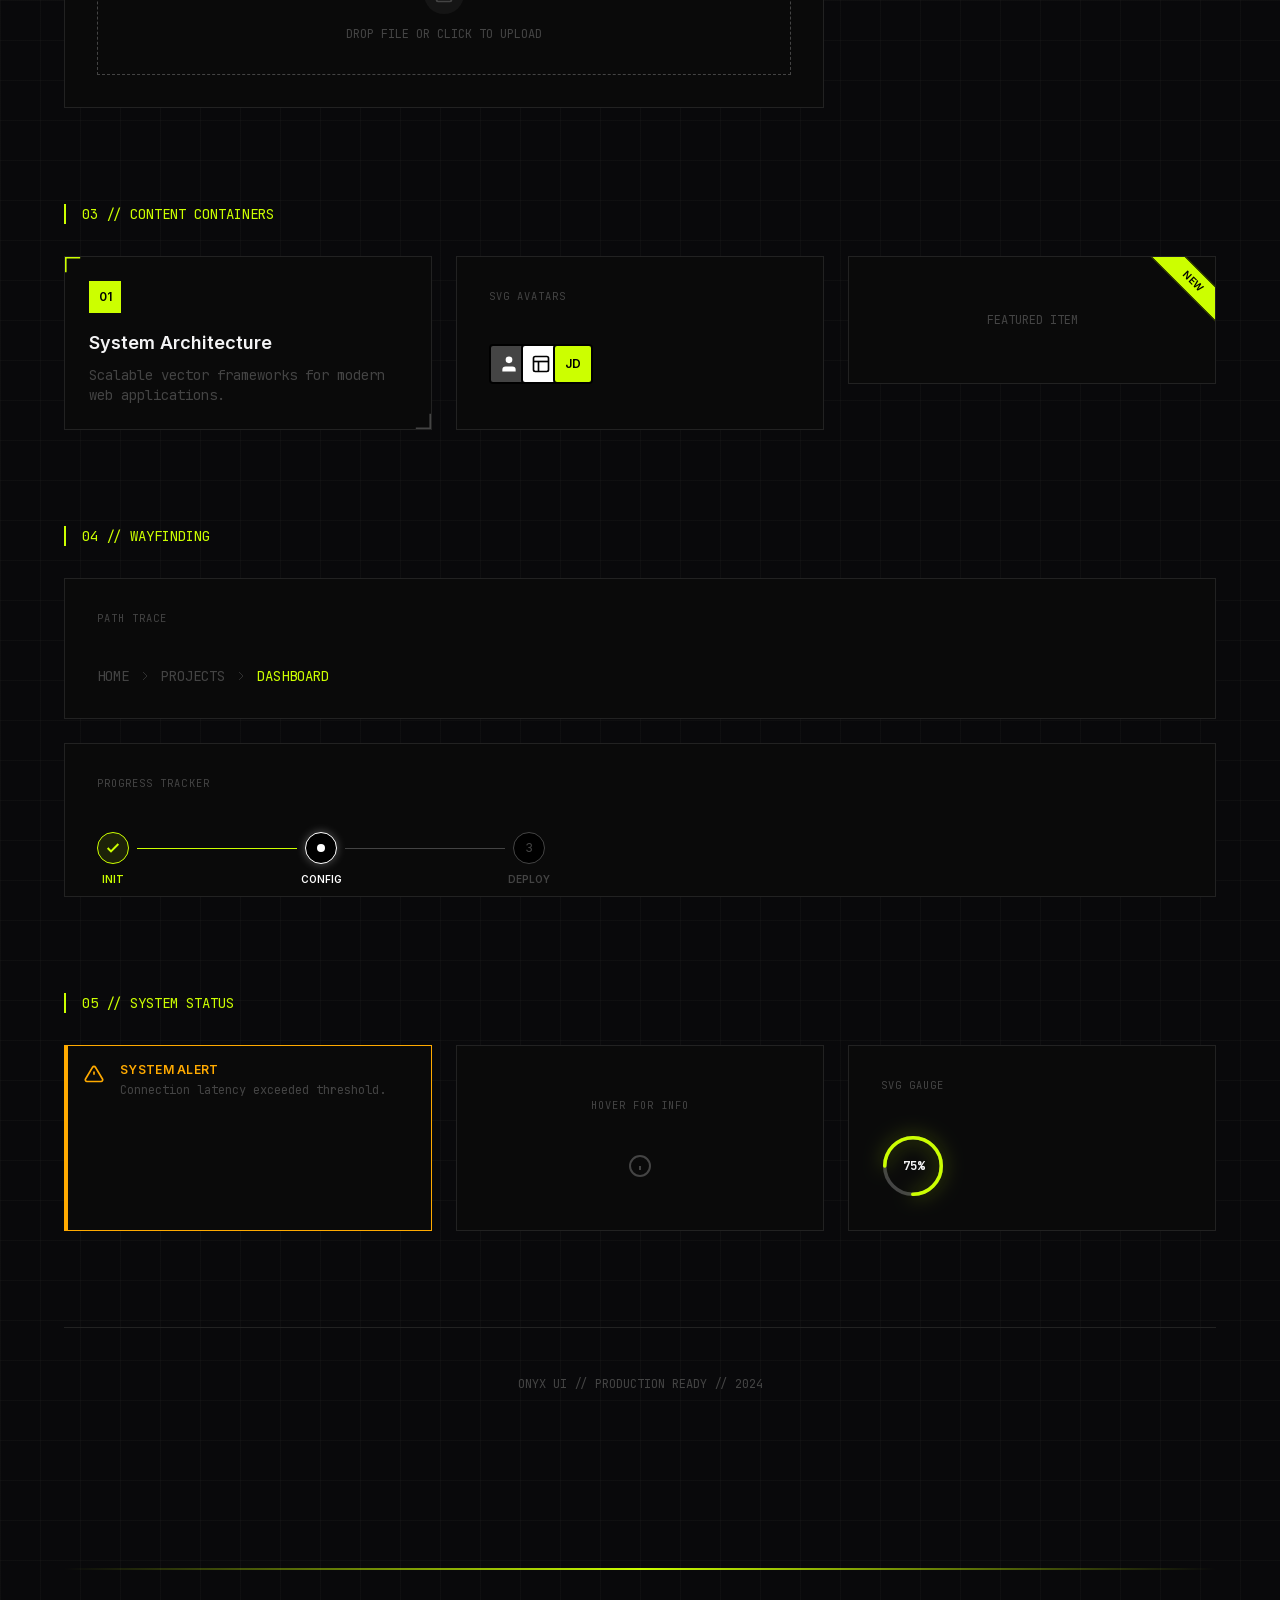
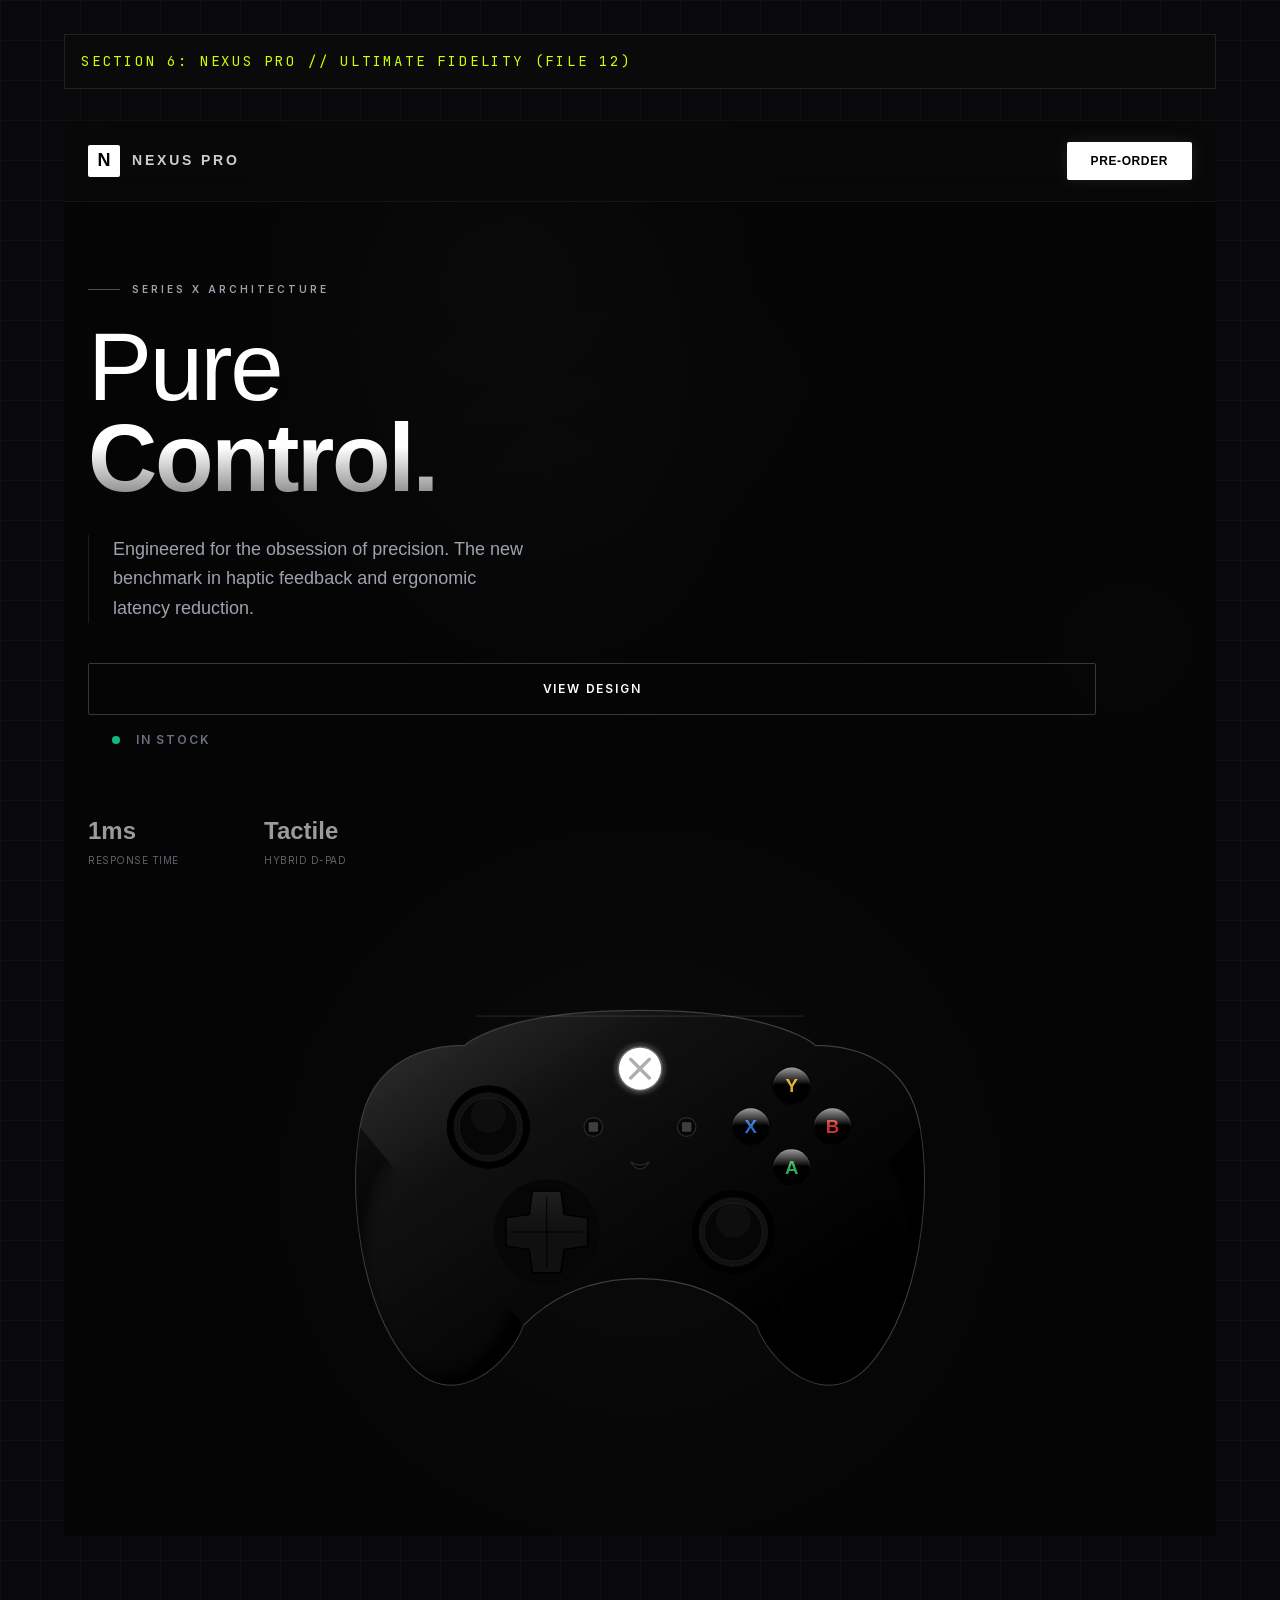
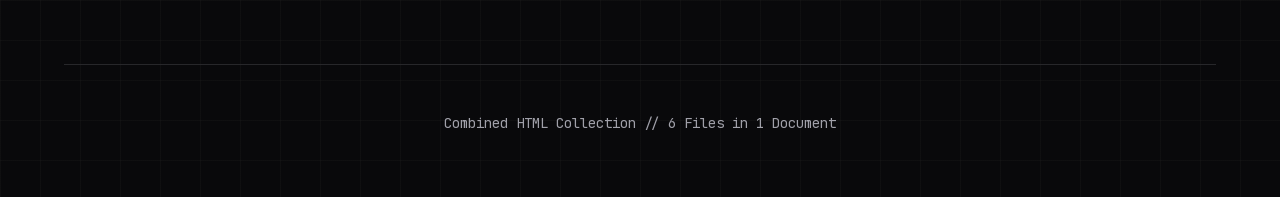
<file: assets/templates/animations-gemini2/index.html>
<html class="dark antialiased" lang="en"><head><meta charset="utf-8"/>
<meta content="width=device-width, initial-scale=1.0" name="viewport"/>
<title>Combined HTML Collection</title>
<script src="assets/resource_3fa48481346f.js"></script>
<link href="https://fonts.googleapis.com" rel="preconnect"/>
<link crossorigin="" href="https://fonts.gstatic.com" rel="preconnect"/>
<link href="assets/css2_604c95cc5779.css" rel="stylesheet"/>
<script>
tailwind.config = {
darkMode: 'class',
theme: {
extend: {
fontFamily: {
sans: ['Inter', 'Space Grotesk', 'sans-serif'],
mono: ['JetBrains Mono', 'monospace'],
},
colors: {
obsidian: '#09090b',
charcoal: '#18181b',
concrete: '#f4f4f5',
acid: '#ccff00',
danger: '#ff453a',
void: '#000000',
surface: '#0a0a0a',
panel: '#111111',
border: '#222222',
accent: '#ff3300',
success: '#00cc66',
error: '#ff3300',
lime: '#ccff00',
dim: '#444444',
muted: '#525252',
text: '#e5e5e5',
warning: '#ffaa00',
},
animation: {
'float': 'float 8s ease-in-out infinite',
'spin-slow': 'spin 1s linear infinite',
'morph': 'morph 8s ease-in-out infinite',
'draw': 'draw 0.4s ease-out forwards',
},
keyframes: {
float: { '0%, 100%': { transform: 'translateY(0)' }, '50%': { transform: 'translateY(-10px)' } },
morph: {
'0%, 100%': { borderRadius: '60% 40% 30% 70% / 60% 30% 70% 40%' },
'50%': { borderRadius: '30% 60% 70% 40% / 50% 60% 30% 60%' },
},
draw: { 'to': { strokeDashoffset: '0' } }
}
}
}
}
</script>
<style>
body {
background-color: #000;
color: #e5e5e5;
}
/* Section Divider */
.section-divider {
width: 100%;
height: 2px;
background: linear-gradient(to right, transparent, #ccff00, transparent);
margin: 4rem 0;
}
.section-header {
font-family: 'JetBrains Mono', monospace;
font-size: 0.875rem;
color: #ccff00;
text-transform: uppercase;
letter-spacing: 0.2em;
margin-bottom: 2rem;
padding: 1rem;
border: 1px solid #222;
background: #0a0a0a;
}
/* Base Icon Styles */
.icon-base {
fill: none;
stroke: currentColor;
stroke-width: 2;
stroke-linecap: round;
stroke-linejoin: round;
transition: all 0.2s cubic-bezier(0.4, 0, 0.2, 1);
}
.icon-card:hover .icon-base {
transform: scale(1.1);
stroke: var(--hover-color, #ccff00);
}
@media (prefers-color-scheme: light) {
.icon-card:hover .icon-base {
stroke: #000000;
}
}
.icon-filled {
fill: currentColor;
stroke: none;
}
.bg-grid {
background-size: 40px 40px;
background-image: linear-gradient(to right, rgba(128, 128, 128, 0.05) 1px, transparent 1px),
linear-gradient(to bottom, rgba(128, 128, 128, 0.05) 1px, transparent 1px);
}
/* Chart Styles */
.chart-card {
background: #0a0a0a;
border: 1px solid #262626;
border-radius: 4px;
padding: 24px;
position: relative;
overflow: hidden;
transition: border-color 0.3s;
}
.chart-card:hover {
border-color: #404040;
}
#tooltip {
position: absolute;
background: rgba(10, 10, 10, 0.9);
backdrop-filter: blur(8px);
border: 1px solid #333;
padding: 8px 12px;
border-radius: 4px;
font-family: 'JetBrains Mono', monospace;
font-size: 12px;
color: white;
pointer-events: none;
opacity: 0;
transition: opacity 0.2s, transform 0.2s;
z-index: 100;
box-shadow: 0 4px 20px rgba(0,0,0,0.5);
}
svg { overflow: visible; }
.grid-line { stroke: #262626; stroke-width: 1; }
.axis-text { fill: #525252; font-family: 'JetBrains Mono'; font-size: 10px; }
.draw-path {
stroke-dasharray: 1000;
stroke-dashoffset: 1000;
animation: dash 1.5s cubic-bezier(0.16, 1, 0.3, 1) forwards;
}
.grow-bar {
transform-origin: bottom;
transform: scaleY(0);
animation: grow 1s cubic-bezier(0.16, 1, 0.3, 1) forwards;
}
.fade-in {
opacity: 0;
animation: fade 1s ease forwards;
}
@keyframes dash { to { stroke-dashoffset: 0; } }
@keyframes grow { to { transform: scaleY(1); } }
@keyframes fade { to { opacity: 1; } }
.noise {
position: fixed;
top: 0; left: 0; width: 100%; height: 100%;
opacity: 0.03;
pointer-events: none;
z-index: 9999;
background: url("filter_3E_3Crect_width__100_25_27f522a784f1.html")'/%3E%3C/svg%3E");
}
/* KINETIC Styles */
:root {
--ease-out: cubic-bezier(0.16, 1, 0.3, 1);
--ease-elastic: cubic-bezier(0.34, 1.56, 0.64, 1);
}
.card {
background: #111;
border: 1px solid #222;
border-radius: 4px;
display: flex;
flex-direction: column;
align-items: center;
justify-content: center;
height: 160px;
position: relative;
transition: border-color 0.3s, background-color 0.3s;
}
.card:hover { border-color: #444; background: #161616; }
.label {
position: absolute;
bottom: 15px;
font-size: 10px;
color: #555;
text-transform: uppercase;
letter-spacing: 1px;
font-weight: 700;
pointer-events: none;
}
@keyframes spin { to { transform: rotate(360deg); } }
@keyframes bounce { 0%, 100% { transform: translateY(0); } 50% { transform: translateY(-5px); } }
@keyframes radar { 0% { transform: scale(0.5); opacity: 1; border-width: 2px; } 100% { transform: scale(2.5); opacity: 0; border-width: 0px; } }
@keyframes ring-dash { 0% { stroke-dasharray: 1, 200; stroke-dashoffset: 0; } 50% { stroke-dasharray: 90, 200; stroke-dashoffset: -35px; } 100% { stroke-dasharray: 90, 200; stroke-dashoffset: -124px; } }
@keyframes dash-draw { 0% { stroke-dashoffset: 100; } 50% { stroke-dashoffset: 0; } 100% { stroke-dashoffset: -100; } }
@keyframes upload-arrow { 0%, 100% { transform: translateY(0); } 50% { transform: translateY(-6px); } }
@keyframes upload-bar { 0%, 100% { opacity: 0.3; } 50% { opacity: 1; } }
@keyframes shake {
10%, 90% { transform: translate3d(-1px, 0, 0); }
20%, 80% { transform: translate3d(2px, 0, 0); }
30%, 50%, 70% { transform: translate3d(-4px, 0, 0); }
40%, 60% { transform: translate3d(4px, 0, 0); }
}
@keyframes pop { 0% { transform: scale(1); } 50% { transform: scale(1.4); } 100% { transform: scale(1); } }
.dl-arrow-group { transition: transform 0.4s var(--ease-out), opacity 0.2s; }
.dl-progress { stroke-dasharray: 60; stroke-dashoffset: 60; transition: stroke-dashoffset 1s linear; }
.dl-check { transform: scale(0); transform-origin: center; transition: transform 0.3s var(--ease-elastic); }
.downloading .dl-arrow-group { transform: translateY(10px); opacity: 0; }
.downloading .dl-progress { stroke-dashoffset: 0; opacity: 1; }
.download-complete .dl-progress { opacity: 0; }
.download-complete .dl-check { transform: scale(1); }
.lid { transform-origin: 12px 5px; transition: transform 0.3s var(--ease-elastic); }
.trash-lines { transition: opacity 0.2s; }
.card:hover .lid { transform: translateY(-3px) rotate(-15deg); }
.card:hover .trash-lines { opacity: 0; }
.tooltip-box {
transform: translateY(10px) scale(0.95);
opacity: 0;
transition: all 0.3s var(--ease-elastic);
pointer-events: none;
}
.card:hover .tooltip-box { transform: translateY(0) scale(1); opacity: 1; }
/* ONYX Styles */
.section-title {
font-family: 'JetBrains Mono', monospace;
font-size: 0.75rem;
color: #ccff00;
text-transform: uppercase;
letter-spacing: 0.2em;
margin-bottom: 2rem;
display: block;
border-b: 1px solid #222;
padding-bottom: 1rem;
}
.grid-box {
background: #0a0a0a;
border: 1px solid #222;
padding: 1.5rem;
position: relative;
overflow: hidden;
transition: border-color 0.3s;
}
.grid-box:hover { border-color: #444; }
.pattern-swatch { width: 100%; height: 120px; border: 1px solid #222; margin-bottom: 0.5rem; }
/* ONYX UI Styles */
.svg-icon { fill: none; stroke: currentColor; stroke-width: 1.5; stroke-linecap: round; stroke-linejoin: round; }
.stroke-draw { stroke-dasharray: 20; stroke-dashoffset: 20; }
.group:hover .stroke-draw { animation: draw 0.4s ease-out forwards; }
input:checked ~ .checkbox-box { background-color: #ccff00; border-color: #ccff00; }
input:checked ~ .checkbox-box svg { transform: scale(1); }
.comp-card {
border: 1px solid #222;
background: #0a0a0a;
padding: 2rem;
display: flex;
flex-direction: column;
gap: 1.5rem;
position: relative;
}
.comp-label {
font-family: 'JetBrains Mono', monospace;
font-size: 0.65rem;
color: #444;
text-transform: uppercase;
letter-spacing: 0.1em;
margin-bottom: 1rem;
display: block;
}
</style></head>
<body class="bg-void dark:bg-obsidian text-zinc-900 dark:text-zinc-100 min-h-screen p-8 md:p-16 bg-grid transition-colors duration-300">
<div class="noise"></div>
<div id="tooltip"></div>
<!-- ========================================================================
         SECTION 1: SaaS Icon System // Agency Grade (File 14)
    ======================================================================== -->
<section class="max-w-7xl mx-auto mb-32" id="section-14">
<div class="section-header">SECTION 1: SaaS Icon System // Agency Grade (File 14)</div>
<!-- SVG SPRITE SHEET (Hidden) -->
<svg style="display: none;">
<defs>
<!-- NAVIGATION -->
<symbol id="nav-dashboard" viewbox="0 0 24 24"><rect height="7" width="7" x="3" y="3"></rect><rect height="7" width="7" x="14" y="3"></rect><rect height="7" width="7" x="14" y="14"></rect><rect height="7" width="7" x="3" y="14"></rect></symbol>
<symbol id="nav-projects" viewbox="0 0 24 24"><path d="M12 2L2 7l10 5 10-5-10-5zM2 17l10 5 10-5M2 12l10 5 10-5"></path></symbol>
<symbol id="nav-tasks" viewbox="0 0 24 24"><path d="M9 11l3 3L22 4"></path><path d="M21 12v7a2 2 0 0 1-2 2H5a2 2 0 0 1-2-2V5a2 2 0 0 1 2-2h11"></path></symbol>
<symbol id="nav-calendar" viewbox="0 0 24 24"><rect height="18" rx="2" ry="2" width="18" x="3" y="4"></rect><line x1="16" x2="16" y1="2" y2="6"></line><line x1="8" x2="8" y1="2" y2="6"></line><line x1="3" x2="21" y1="10" y2="10"></line></symbol>
<symbol id="nav-messages" viewbox="0 0 24 24"><path d="M21 11.5a8.38 8.38 0 0 1-.9 3.8 8.5 8.5 0 0 1-7.6 4.7 8.38 8.38 0 0 1-3.8-.9L3 21l1.9-5.7a8.38 8.38 0 0 1-.9-3.8 8.5 8.5 0 0 1 4.7-7.6 8.38 8.38 0 0 1 3.8-.9h.5a8.48 8.48 0 0 1 8 8v.5z"></path></symbol>
<symbol id="nav-team" viewbox="0 0 24 24"><path d="M17 21v-2a4 4 0 0 0-4-4H5a4 4 0 0 0-4 4v2"></path><circle cx="9" cy="7" r="4"></circle><path d="M23 21v-2a4 4 0 0 0-3-3.87"></path><path d="M16 3.13a4 4 0 0 1 0 7.75"></path></symbol>
<symbol id="nav-reports" viewbox="0 0 24 24"><line x1="18" x2="18" y1="20" y2="10"></line><line x1="12" x2="12" y1="20" y2="4"></line><line x1="6" x2="6" y1="20" y2="14"></line></symbol>
<symbol id="nav-settings" viewbox="0 0 24 24"><circle cx="12" cy="12" r="3"></circle><path d="M19.4 15a1.65 1.65 0 0 0 .33 1.82l.06.06a2 2 0 0 1 0 2.83 2 2 0 0 1-2.83 0l-.06-.06a1.65 1.65 0 0 0-1.82-.33 1.65 1.65 0 0 0-1 1.51V21a2 2 0 0 1-2 2 2 2 0 0 1-2-2v-.09A1.65 1.65 0 0 0 9 19.4a1.65 1.65 0 0 0-1.82.33l-.06.06a2 2 0 0 1-2.83 0 2 2 0 0 1 0-2.83l.06-.06a1.65 1.65 0 0 0 .33-1.82 1.65 1.65 0 0 0-1.51-1H3a2 2 0 0 1-2-2 2 2 0 0 1 2-2h.09A1.65 1.65 0 0 0 4.6 9a1.65 1.65 0 0 0-.33-1.82l-.06-.06a2 2 0 0 1 0-2.83 2 2 0 0 1 2.83 0l.06.06a1.65 1.65 0 0 0 1.82.33H9a1.65 1.65 0 0 0 1-1.51V3a2 2 0 0 1 2-2 2 2 0 0 1 2 2v.09a1.65 1.65 0 0 0 1 1.51 1.65 1.65 0 0 0 1.82-.33l.06-.06a2 2 0 0 1 2.83 0 2 2 0 0 1 0 2.83l-.06.06a1.65 1.65 0 0 0-.33 1.82V9a1.65 1.65 0 0 0 1.51 1H21a2 2 0 0 1 2 2 2 2 0 0 1-2 2h-.09a1.65 1.65 0 0 0-1.51 1z"></path></symbol>
<!-- ACTIONS -->
<symbol id="act-add" viewbox="0 0 24 24"><line x1="12" x2="12" y1="5" y2="19"></line><line x1="5" x2="19" y1="12" y2="12"></line></symbol>
<symbol id="act-edit" viewbox="0 0 24 24"><path d="M11 4H4a2 2 0 0 0-2 2v14a2 2 0 0 0 2 2h14a2 2 0 0 0 2-2v-7"></path><path d="M18.5 2.5a2.121 2.121 0 0 1 3 3L12 15l-4 1 1-4 9.5-9.5z"></path></symbol>
<symbol id="act-delete" viewbox="0 0 24 24"><polyline points="3 6 5 6 21 6"></polyline><path d="M19 6v14a2 2 0 0 1-2 2H7a2 2 0 0 1-2-2V6m3 0V4a2 2 0 0 1 2-2h4a2 2 0 0 1 2 2v2"></path><line x1="10" x2="10" y1="11" y2="17"></line><line x1="14" x2="14" y1="11" y2="17"></line></symbol>
<symbol id="act-save" viewbox="0 0 24 24"><path d="M19 21H5a2 2 0 0 1-2-2V5a2 2 0 0 1 2-2h11l5 5v11a2 2 0 0 1-2 2z"></path><polyline points="17 21 17 13 7 13 7 21"></polyline><polyline points="7 3 7 8 15 8"></polyline></symbol>
<symbol id="act-cancel" viewbox="0 0 24 24"><line x1="18" x2="6" y1="6" y2="18"></line><line x1="6" x2="18" y1="6" y2="18"></line></symbol>
<symbol id="act-upload" viewbox="0 0 24 24"><path d="M21 15v4a2 2 0 0 1-2 2H5a2 2 0 0 1-2-2v-4"></path><polyline points="17 8 12 3 7 8"></polyline><line x1="12" x2="12" y1="3" y2="15"></line></symbol>
<symbol id="act-download" viewbox="0 0 24 24"><path d="M21 15v4a2 2 0 0 1-2 2H5a2 2 0 0 1-2-2v-4"></path><polyline points="7 10 12 15 17 10"></polyline><line x1="12" x2="12" y1="15" y2="3"></line></symbol>
<symbol id="act-share" viewbox="0 0 24 24"><circle cx="18" cy="5" r="3"></circle><circle cx="6" cy="12" r="3"></circle><circle cx="18" cy="19" r="3"></circle><line x1="8.59" x2="15.42" y1="13.51" y2="17.49"></line><line x1="15.41" x2="8.59" y1="6.51" y2="10.49"></line></symbol>
<symbol id="act-print" viewbox="0 0 24 24"><polyline points="6 9 6 2 18 2 18 9"></polyline><path d="M6 18H4a2 2 0 0 1-2-2v-5a2 2 0 0 1 2-2h16a2 2 0 0 1 2 2v5a2 2 0 0 1-2 2h-2"></path><rect height="8" width="12" x="6" y="14"></rect></symbol>
<symbol id="act-export" viewbox="0 0 24 24"><path d="M4 17v2a2 2 0 0 0 2 2h12a2 2 0 0 0 2-2v-2"></path><polyline points="7 11 12 16 17 11"></polyline><line x1="12" x2="12" y1="16" y2="4"></line></symbol>
<!-- STATUS -->
<symbol id="stat-success" viewbox="0 0 24 24"><path d="M22 11.08V12a10 10 0 1 1-5.93-9.14"></path><polyline points="22 4 12 14.01 9 11.01"></polyline></symbol>
<symbol id="stat-error" viewbox="0 0 24 24"><circle cx="12" cy="12" r="10"></circle><line x1="15" x2="9" y1="9" y2="15"></line><line x1="9" x2="15" y1="9" y2="15"></line></symbol>
<symbol id="stat-warning" viewbox="0 0 24 24"><path d="M10.29 3.86L1.82 18a2 2 0 0 0 1.71 3h16.94a2 2 0 0 0 1.71-3L13.71 3.86a2 2 0 0 0-3.42 0z"></path><line x1="12" x2="12" y1="9" y2="13"></line><line x1="12" x2="12.01" y1="17" y2="17"></line></symbol>
<symbol id="stat-info" viewbox="0 0 24 24"><circle cx="12" cy="12" r="10"></circle><line x1="12" x2="12" y1="16" y2="12"></line><line x1="12" x2="12.01" y1="8" y2="8"></line></symbol>
<symbol id="stat-loading" viewbox="0 0 24 24"><path d="M21 12a9 9 0 1 1-6.219-8.56"></path></symbol>
<symbol id="stat-pending" viewbox="0 0 24 24"><circle cx="12" cy="12" r="10"></circle><polyline points="12 6 12 12 16 14"></polyline></symbol>
<!-- COMMUNICATION -->
<symbol id="comm-email" viewbox="0 0 24 24"><path d="M4 4h16c1.1 0 2 .9 2 2v12c0 1.1-.9 2-2 2H4c-1.1 0-2-.9-2-2V6c0-1.1.9-2 2-2z"></path><polyline points="22,6 12,13 2,6"></polyline></symbol>
<symbol id="comm-phone" viewbox="0 0 24 24"><path d="M22 16.92v3a2 2 0 0 1-2.18 2 19.79 19.79 0 0 1-8.63-3.07 19.5 19.5 0 0 1-6-6 19.79 19.79 0 0 1-3.07-8.67A2 2 0 0 1 4.11 2h3a2 2 0 0 1 2 1.72 12.84 12.84 0 0 0 .7 2.81 2 2 0 0 1-.45 2.11L8.09 9.91a16 16 0 0 0 6 6l1.27-1.27a2 2 0 0 1 2.11-.45 12.84 12.84 0 0 0 2.81.7A2 2 0 0 1 22 16.92z"></path></symbol>
<symbol id="comm-chat" viewbox="0 0 24 24"><path d="M21 15a2 2 0 0 1-2 2H7l-4 4V5a2 2 0 0 1 2-2h14a2 2 0 0 1 2 2z"></path></symbol>
<symbol id="comm-video" viewbox="0 0 24 24"><polygon points="23 7 16 12 23 17 23 7"></polygon><rect height="14" rx="2" ry="2" width="15" x="1" y="5"></rect></symbol>
<symbol id="comm-notify" viewbox="0 0 24 24"><path d="M18 8A6 6 0 0 0 6 8c0 7-3 9-3 9h18s-3-2-3-9"></path><path d="M13.73 21a2 2 0 0 1-3.46 0"></path></symbol>
<symbol id="comm-comment" viewbox="0 0 24 24"><path d="M21 11.5a8.38 8.38 0 0 1-.9 3.8 8.5 8.5 0 0 1-7.6 4.7 8.38 8.38 0 0 1-3.8-.9L3 21l1.9-5.7a8.38 8.38 0 0 1-.9-3.8 8.5 8.5 0 0 1 4.7-7.6 8.38 8.38 0 0 1 3.8-.9h.5a8.48 8.48 0 0 1 8 8v.5z"></path></symbol>
<symbol id="comm-mention" viewbox="0 0 24 24"><circle cx="12" cy="12" r="4"></circle><path d="M16 8v5a3 3 0 0 0 6 0v-1a10 10 0 1 0-3.92 7.94"></path></symbol>
<symbol id="comm-reaction" viewbox="0 0 24 24"><path d="M20.84 4.61a5.5 5.5 0 0 0-7.78 0L12 5.67l-1.06-1.06a5.5 5.5 0 0 0-7.78 7.78l1.06 1.06L12 21.23l7.78-7.78 1.06-1.06a5.5 5.5 0 0 0 0-7.78z"></path></symbol>
<!-- CONTENT -->
<symbol id="cont-doc" viewbox="0 0 24 24"><path d="M14 2H6a2 2 0 0 0-2 2v16a2 2 0 0 0 2 2h12a2 2 0 0 0 2-2V8z"></path><polyline points="14 2 14 8 20 8"></polyline><line x1="16" x2="8" y1="13" y2="13"></line><line x1="16" x2="8" y1="17" y2="17"></line><polyline points="10 9 9 9 8 9"></polyline></symbol>
<symbol id="cont-image" viewbox="0 0 24 24"><rect height="18" rx="2" ry="2" width="18" x="3" y="3"></rect><circle cx="8.5" cy="8.5" r="1.5"></circle><polyline points="21 15 16 10 5 21"></polyline></symbol>
<symbol id="cont-video" viewbox="0 0 24 24"><rect height="20" rx="2.18" ry="2.18" width="20" x="2" y="2"></rect><line x1="7" x2="7" y1="2" y2="22"></line><line x1="17" x2="17" y1="2" y2="22"></line><line x1="2" x2="22" y1="12" y2="12"></line><line x1="2" x2="7" y1="7" y2="7"></line><line x1="2" x2="7" y1="17" y2="17"></line><line x1="17" x2="22" y1="17" y2="17"></line><line x1="17" x2="22" y1="7" y2="7"></line></symbol>
<symbol id="cont-audio" viewbox="0 0 24 24"><path d="M12 1a3 3 0 0 0-3 3v8a3 3 0 0 0 6 0V4a3 3 0 0 0-3-3z"></path><path d="M19 10v2a7 7 0 0 1-14 0v-2"></path><line x1="12" x2="12" y1="19" y2="23"></line><line x1="8" x2="16" y1="23" y2="23"></line></symbol>
<symbol id="cont-link" viewbox="0 0 24 24"><path d="M10 13a5 5 0 0 0 7.54.54l3-3a5 5 0 0 0-7.07-7.07l-1.72 1.71"></path><path d="M14 11a5 5 0 0 0-7.54-.54l-3 3a5 5 0 0 0 7.07 7.07l1.71-1.71"></path></symbol>
<symbol id="cont-code" viewbox="0 0 24 24"><polyline points="16 18 22 12 16 6"></polyline><polyline points="8 6 2 12 8 18"></polyline></symbol>
<symbol id="cont-table" viewbox="0 0 24 24"><rect height="18" rx="2" ry="2" width="18" x="3" y="3"></rect><line x1="3" x2="21" y1="9" y2="9"></line><line x1="3" x2="21" y1="15" y2="15"></line><line x1="12" x2="12" y1="3" y2="21"></line></symbol>
<symbol id="cont-pres" viewbox="0 0 24 24"><path d="M2 3h20"></path><path d="M21 3v11a2 2 0 0 1-2 2H5a2 2 0 0 1-2-2V3"></path><path d="m7 21 5-5 5 5"></path></symbol>
<!-- SYSTEM -->
<symbol id="sys-search" viewbox="0 0 24 24"><circle cx="11" cy="11" r="8"></circle><line x1="21" x2="16.65" y1="21" y2="16.65"></line></symbol>
<symbol id="sys-filter" viewbox="0 0 24 24"><polygon points="22 3 2 3 10 12.46 10 19 14 21 14 12.46 22 3"></polygon></symbol>
<symbol id="sys-sort" viewbox="0 0 24 24"><path d="M11 5h10"></path><path d="M11 9h7"></path><path d="M11 13h4"></path><path d="M3 17l3 3 3-3"></path><path d="M6 18V4"></path></symbol>
<symbol id="sys-refresh" viewbox="0 0 24 24"><polyline points="23 4 23 10 17 10"></polyline><polyline points="1 20 1 14 7 14"></polyline><path d="M3.51 9a9 9 0 0 1 14.85-3.36L23 10M1 14l4.64 4.36A9 9 0 0 0 20.49 15"></path></symbol>
<symbol id="sys-undo" viewbox="0 0 24 24"><path d="M3 7v6h6"></path><path d="M21 17a9 9 0 0 0-9-9 9 9 0 0 0-6 2.3L3 13"></path></symbol>
<symbol id="sys-redo" viewbox="0 0 24 24"><path d="M21 7v6h-6"></path><path d="M3 17a9 9 0 0 1 9-9 9 9 0 0 1 6 2.3l3 2.7"></path></symbol>
<symbol id="sys-fullscreen" viewbox="0 0 24 24"><path d="M8 3H5a2 2 0 0 0-2 2v3"></path><path d="M16 3h3a2 2 0 0 1 2 2v3"></path><path d="M8 21H5a2 2 0 0 1-2-2v-3"></path><path d="M16 21h3a2 2 0 0 1 2-2v-3"></path></symbol>
<symbol id="sys-zoomin" viewbox="0 0 24 24"><circle cx="11" cy="11" r="8"></circle><line x1="21" x2="16.65" y1="21" y2="16.65"></line><line x1="11" x2="11" y1="8" y2="14"></line><line x1="8" x2="14" y1="11" y2="11"></line></symbol>
<symbol id="sys-zoomout" viewbox="0 0 24 24"><circle cx="11" cy="11" r="8"></circle><line x1="21" x2="16.65" y1="21" y2="16.65"></line><line x1="8" x2="14" y1="11" y2="11"></line></symbol>
<symbol id="sys-close" viewbox="0 0 24 24"><line x1="18" x2="6" y1="6" y2="18"></line><line x1="6" x2="18" y1="6" y2="18"></line></symbol>
</defs>
</svg>
<div class="max-w-6xl mx-auto">
<header class="mb-16 border-b border-zinc-200 dark:border-zinc-800 pb-8">
<h1 class="text-4xl font-bold tracking-tight mb-4 font-sans">Icon System <span class="text-xs align-top bg-acid text-black px-2 py-1 rounded font-mono ml-2">v2.0</span></h1>
<p class="text-zinc-500 dark:text-zinc-400 max-w-2xl text-lg">
                    A high-performance SVG sprite system designed for enterprise SaaS applications.
                    Built on a 24px grid with a consistent 2px stroke. Optimized for dark mode with high-contrast acid accents.
                </p>
</header>
<script>
                const renderSection = (title, icons) => {
                    document.write(`
                        <section class="mb-16">
                            <h2 class="text-sm font-mono uppercase tracking-widest text-zinc-400 mb-6">${title}</h2>
                            <div class="grid grid-cols-2 sm:grid-cols-4 md:grid-cols-6 lg:grid-cols-8 gap-4">
                                ${icons.map(id => `
                                    <div class="icon-card group flex flex-col items-center justify-center p-6 bg-white dark:bg-zinc-900/50 rounded-lg border border-zinc-200 dark:border-zinc-800 hover:border-zinc-300 dark:hover:border-zinc-700 cursor-pointer transition-all duration-200">
                                        <svg class="w-6 h-6 icon-base mb-4 text-zinc-900 dark:text-white"><use href="#${id}"></use></svg>
                                        <span class="text-xs font-mono text-zinc-500 dark:text-zinc-400 group-hover:text-zinc-900 dark:group-hover:text-white transition-colors">${id.split('-')[1]}</span>
                                    </div>
                                `).join('')}
                            </div>
                        </section>
                    `);
                };

                renderSection('Navigation', [
                    'nav-dashboard', 'nav-projects', 'nav-tasks', 'nav-calendar',
                    'nav-messages', 'nav-team', 'nav-reports', 'nav-settings'
                ]);

                renderSection('Actions', [
                    'act-add', 'act-edit', 'act-delete', 'act-save', 'act-cancel',
                    'act-upload', 'act-download', 'act-share', 'act-print', 'act-export'
                ]);

                renderSection('Status', [
                    'stat-success', 'stat-error', 'stat-warning', 'stat-info',
                    'stat-loading', 'stat-pending'
                ]);

                renderSection('Communication', [
                    'comm-email', 'comm-phone', 'comm-chat', 'comm-video',
                    'comm-notify', 'comm-comment', 'comm-mention', 'comm-reaction'
                ]);

                renderSection('Content', [
                    'cont-doc', 'cont-image', 'cont-video', 'cont-audio',
                    'cont-link', 'cont-code', 'cont-table', 'cont-pres'
                ]);

                renderSection('System', [
                    'sys-search', 'sys-filter', 'sys-sort', 'sys-refresh', 'sys-undo',
                    'sys-redo', 'sys-fullscreen', 'sys-zoomin', 'sys-zoomout', 'sys-close'
                ]);
            </script>
<section class="mt-20 p-8 bg-zinc-900 rounded-xl text-zinc-200 font-mono text-sm border border-zinc-800">
<h3 class="text-acid mb-4 uppercase font-bold">Usage Guide</h3>
<p class="mb-4 text-zinc-400">1. Include the SVG sprite sheet at the top of your <body>.</body></p>
<p class="mb-4 text-zinc-400">2. Reference icons using the <use> tag:</use></p>
<div class="bg-black p-4 rounded border border-zinc-700 overflow-x-auto">
<code>
<svg class="w-6 h-6 fill-none stroke-current"><br/>
                          <use href="#nav-dashboard"></use><br/>
</svg>
</code>
</div>
</section>
<footer class="py-20 text-center text-zinc-500 text-sm">
                Designed for High Density Dashboards
            </footer>
</div>
</section>
<div class="section-divider"></div>
<!-- ========================================================================
         SECTION 2: AXIS // Data Visualization Library (File 15)
    ======================================================================== -->
<section class="max-w-7xl mx-auto mb-32" id="section-15">
<div class="section-header">SECTION 2: AXIS // Data Visualization Library (File 15)</div>
<div class="noise"></div>
<!-- HEADER -->
<header class="mb-16 border-b border-border pb-8 flex justify-between items-end">
<div>
<h1 class="text-4xl font-bold tracking-tighter mb-2 font-sans">AXIS<span class="text-accent">.</span>VISUAL</h1>
<p class="text-muted font-mono text-sm">High-Fidelity SVG Data Rendering Engine v1.0</p>
</div>
<button class="px-4 py-2 border border-border text-xs font-mono uppercase hover:bg-white hover:text-black transition-colors" onclick="randomizeData()">
                Regenerate Data
            </button>
</header>
<!-- DASHBOARD GRID -->
<div class="grid grid-cols-1 md:grid-cols-2 lg:grid-cols-3 gap-6">
<!-- 1. LINE CHART -->
<div class="chart-card col-span-1 md:col-span-2">
<div class="flex justify-between mb-6">
<h3 class="text-sm font-bold uppercase tracking-widest">Revenue Stream</h3>
<div class="flex gap-4 text-xs font-mono text-muted">
<span class="flex items-center gap-2"><span class="w-2 h-2 bg-white rounded-full"></span> Current</span>
<span class="flex items-center gap-2"><span class="w-2 h-2 bg-accent rounded-full"></span> Projected</span>
</div>
</div>
<div class="h-64 w-full" id="line-chart"></div>
</div>
<!-- 2. RADIAL CHART -->
<div class="chart-card">
<div class="flex justify-between mb-6">
<h3 class="text-sm font-bold uppercase tracking-widest">Performance</h3>
</div>
<div class="h-64 w-full flex justify-center" id="radar-chart"></div>
</div>
<!-- 3. BAR CHART -->
<div class="chart-card">
<div class="flex justify-between mb-6">
<h3 class="text-sm font-bold uppercase tracking-widest">User Acquisition</h3>
</div>
<div class="h-48 w-full" id="bar-chart"></div>
</div>
<!-- 4. DONUT CHART -->
<div class="chart-card">
<div class="flex justify-between mb-6">
<h3 class="text-sm font-bold uppercase tracking-widest">Traffic Sources</h3>
</div>
<div class="h-48 w-full flex justify-center" id="donut-chart"></div>
</div>
<!-- 5. AREA CHART -->
<div class="chart-card">
<div class="flex justify-between mb-6">
<h3 class="text-sm font-bold uppercase tracking-widest">Server Load</h3>
</div>
<div class="h-48 w-full" id="area-chart"></div>
</div>
<!-- 6. PROGRESS & METERS -->
<div class="chart-card">
<div class="flex justify-between mb-6">
<h3 class="text-sm font-bold uppercase tracking-widest">System Health</h3>
</div>
<div class="h-48 w-full flex flex-col justify-between" id="progress-chart"></div>
</div>
<!-- 7. GAUGE CHART -->
<div class="chart-card">
<div class="flex justify-between mb-6">
<h3 class="text-sm font-bold uppercase tracking-widest">Velocity</h3>
</div>
<div class="h-48 w-full flex justify-center items-end pb-4" id="gauge-chart"></div>
</div>
<!-- 8. TREEMAP -->
<div class="chart-card">
<div class="flex justify-between mb-6">
<h3 class="text-sm font-bold uppercase tracking-widest">Market Share</h3>
</div>
<div class="h-48 w-full" id="treemap-chart"></div>
</div>
</div>
<!-- JAVASCRIPT GRAPHICS ENGINE -->
<script>
            const COLORS = {
                bg: '#0a0a0a',
                grid: '#262626',
                white: '#ffffff',
                grey: '#404040',
                darkGrey: '#171717',
                accent: '#ff3300'
            };

            const map = (val, inMin, inMax, outMin, outMax) => (val - inMin) * (outMax - outMin) / (inMax - inMin) + outMin;

            const getBezierPath = (points, height) => {
                let d = `M ${points[0].x},${points[0].y}`;
                for (let i = 1; i < points.length; i++) {
                    const prev = points[i - 1];
                    const curr = points[i];
                    const cp1x = prev.x + (curr.x - prev.x) * 0.5;
                    const cp1y = prev.y;
                    const cp2x = curr.x - (curr.x - prev.x) * 0.5;
                    const cp2y = curr.y;
                    d += ` C ${cp1x},${cp1y} ${cp2x},${cp2y} ${curr.x},${curr.y}`;
                }
                return d;
            };

            class ChartRenderer {
                constructor(containerId) {
                    this.container = document.getElementById(containerId);
                    if (!this.container) return;
                    this.width = this.container.offsetWidth;
                    this.height = this.container.offsetHeight;
                    this.ns = "http://www.w3.org/2000/svg";
                }

                clear() {
                    if (this.container) this.container.innerHTML = '';
                }

                createSVG() {
                    const svg = document.createElementNS(this.ns, "svg");
                    svg.setAttribute("width", "100%");
                    svg.setAttribute("height", "100%");
                    svg.setAttribute("viewBox", `0 0 ${this.width} ${this.height}`);
                    return svg;
                }

                drawLine(data1, data2) {
                    const svg = this.createSVG();
                    const padding = 20;

                    for(let i=0; i<5; i++) {
                        const y = map(i, 0, 4, this.height - padding, padding);
                        const line = document.createElementNS(this.ns, "line");
                        line.setAttribute("x1", 0);
                        line.setAttribute("y1", y);
                        line.setAttribute("x2", this.width);
                        line.setAttribute("y2", y);
                        line.setAttribute("class", "grid-line");
                        svg.appendChild(line);
                    }

                    const drawPath = (data, color, isArea = false) => {
                        const points = data.map((val, i) => ({
                            x: map(i, 0, data.length - 1, 0, this.width),
                            y: map(val, 0, 100, this.height - padding, padding)
                        }));

                        let d = getBezierPath(points);

                        if(isArea) {
                            d += ` L ${this.width},${this.height} L 0,${this.height} Z`;
                            const path = document.createElementNS(this.ns, "path");
                            path.setAttribute("d", d);
                            path.setAttribute("fill", color);
                            path.setAttribute("opacity", "0.1");
                            path.setAttribute("class", "fade-in");
                            svg.appendChild(path);
                        } else {
                            const path = document.createElementNS(this.ns, "path");
                            path.setAttribute("d", d);
                            path.setAttribute("fill", "none");
                            path.setAttribute("stroke", color);
                            path.setAttribute("stroke-width", "2");
                            path.setAttribute("class", "draw-path");
                            svg.appendChild(path);

                            points.forEach((p, i) => {
                                const circle = document.createElementNS(this.ns, "circle");
                                circle.setAttribute("cx", p.x);
                                circle.setAttribute("cy", p.y);
                                circle.setAttribute("r", "3");
                                circle.setAttribute("fill", "#0a0a0a");
                                circle.setAttribute("stroke", color);
                                circle.setAttribute("stroke-width", "2");
                                circle.setAttribute("class", "fade-in");
                                circle.style.animationDelay = `${0.5 + (i * 0.1)}s`;

                                circle.addEventListener('mouseenter', (e) => showTooltip(e, data[i] + '%'));
                                circle.addEventListener('mouseleave', hideTooltip);

                                svg.appendChild(circle);
                            });
                        }
                    };

                    drawPath(data1, COLORS.white);
                    drawPath(data2, COLORS.accent);

                    this.container.appendChild(svg);
                }

                drawBar(data) {
                    const svg = this.createSVG();
                    const barWidth = (this.width / data.length) * 0.6;
                    const spacing = (this.width / data.length);

                    data.forEach((val, i) => {
                        const h = map(val, 0, 100, 0, this.height);
                        const x = (i * spacing) + (spacing/2) - (barWidth/2);
                        const y = this.height - h;

                        const rect = document.createElementNS(this.ns, "rect");
                        rect.setAttribute("x", x);
                        rect.setAttribute("y", y);
                        rect.setAttribute("width", barWidth);
                        rect.setAttribute("height", h);
                        rect.setAttribute("fill", i === data.length - 1 ? COLORS.accent : COLORS.grey);
                        rect.setAttribute("class", "grow-bar");
                        rect.style.animationDelay = `${i * 0.05}s`;

                        rect.addEventListener('mouseenter', (e) => {
                            rect.setAttribute("fill", COLORS.white);
                            showTooltip(e, val);
                        });
                        rect.addEventListener('mouseleave', () => {
                            rect.setAttribute("fill", i === data.length - 1 ? COLORS.accent : COLORS.grey);
                            hideTooltip();
                        });

                        svg.appendChild(rect);
                    });
                    this.container.appendChild(svg);
                }

                drawRadar(data) {
                    const svg = this.createSVG();
                    const cx = this.width / 2;
                    const cy = this.height / 2;
                    const radius = Math.min(this.width, this.height) / 2 - 20;
                    const sides = data.length;

                    [0.3, 0.6, 1].forEach(scale => {
                        const pts = [];
                        for(let i=0; i<sides; i++) {
                            const angle = (Math.PI * 2 * i) / sides - (Math.PI/2);
                            pts.push(`${cx + (radius * scale) * Math.cos(angle)},${cy + (radius * scale) * Math.sin(angle)}`);
                        }
                        const poly = document.createElementNS(this.ns, "polygon");
                        poly.setAttribute("points", pts.join(" "));
                        poly.setAttribute("fill", "none");
                        poly.setAttribute("stroke", COLORS.grid);
                        svg.appendChild(poly);
                    });

                    const dataPts = data.map((val, i) => {
                        const angle = (Math.PI * 2 * i) / sides - (Math.PI/2);
                        const r = map(val, 0, 100, 0, radius);
                        return `${cx + r * Math.cos(angle)},${cy + r * Math.sin(angle)}`;
                    });

                    const shape = document.createElementNS(this.ns, "polygon");
                    shape.setAttribute("points", dataPts.join(" "));
                    shape.setAttribute("fill", COLORS.accent);
                    shape.setAttribute("fill-opacity", "0.2");
                    shape.setAttribute("stroke", COLORS.accent);
                    shape.setAttribute("stroke-width", "2");
                    shape.setAttribute("class", "fade-in");
                    svg.appendChild(shape);

                    this.container.appendChild(svg);
                }

                drawDonut(data) {
                    const svg = this.createSVG();
                    const total = data.reduce((a, b) => a + b, 0);
                    let currentAngle = 0;
                    const cx = this.width / 2;
                    const cy = this.height / 2;
                    const radius = Math.min(this.width, this.height) / 2 - 10;
                    const hole = radius * 0.6;

                    const colors = [COLORS.grey, COLORS.white, COLORS.accent];

                    data.forEach((val, i) => {
                        const sliceAngle = (val / total) * 2 * Math.PI;
                        const x1 = cx + radius * Math.cos(currentAngle);
                        const y1 = cy + radius * Math.sin(currentAngle);
                        const x2 = cx + radius * Math.cos(currentAngle + sliceAngle);
                        const y2 = cy + radius * Math.sin(currentAngle + sliceAngle);

                        const largeArc = sliceAngle > Math.PI ? 1 : 0;

                        const d = [
                            `M ${cx} ${cy}`,
                            `L ${x1} ${y1}`,
                            `A ${radius} ${radius} 0 ${largeArc} 1 ${x2} ${y2}`,
                            `Z`
                        ].join(" ");

                        const path = document.createElementNS(this.ns, "path");
                        path.setAttribute("d", d);
                        path.setAttribute("fill", colors[i % colors.length]);
                        path.setAttribute("stroke", COLORS.bg);
                        path.setAttribute("stroke-width", "2");

                        path.addEventListener('mouseenter', (e) => {
                            path.style.transform = "scale(1.05)";
                            path.style.transformOrigin = "center";
                            path.style.transition = "transform 0.3s";
                            showTooltip(e, Math.round((val/total)*100) + '%');
                        });
                        path.addEventListener('mouseleave', () => {
                            path.style.transform = "scale(1)";
                            hideTooltip();
                        });

                        svg.appendChild(path);
                        currentAngle += sliceAngle;
                    });

                    const circle = document.createElementNS(this.ns, "circle");
                    circle.setAttribute("cx", cx);
                    circle.setAttribute("cy", cy);
                    circle.setAttribute("r", hole);
                    circle.setAttribute("fill", COLORS.bg);
                    svg.appendChild(circle);

                    const text = document.createElementNS(this.ns, "text");
                    text.setAttribute("x", cx);
                    text.setAttribute("y", cy + 5);
                    text.setAttribute("text-anchor", "middle");
                    text.setAttribute("fill", COLORS.text);
                    text.setAttribute("font-family", "JetBrains Mono");
                    text.setAttribute("font-size", "14");
                    text.textContent = "TOTAL";
                    svg.appendChild(text);

                    this.container.appendChild(svg);
                }

                drawArea(data) {
                    const svg = this.createSVG();
                    const padding = 0;

                    const defs = document.createElementNS(this.ns, "defs");
                    const grad = document.createElementNS(this.ns, "linearGradient");
                    grad.setAttribute("id", "areaGrad");
                    grad.setAttribute("x1", "0%");
                    grad.setAttribute("y1", "0%");
                    grad.setAttribute("x2", "0%");
                    grad.setAttribute("y2", "100%");

                    const stop1 = document.createElementNS(this.ns, "stop");
                    stop1.setAttribute("offset", "0%");
                    stop1.setAttribute("stop-color", COLORS.white);
                    stop1.setAttribute("stop-opacity", "0.5");

                    const stop2 = document.createElementNS(this.ns, "stop");
                    stop2.setAttribute("offset", "100%");
                    stop2.setAttribute("stop-color", COLORS.bg);
                    stop2.setAttribute("stop-opacity", "0");

                    grad.appendChild(stop1);
                    grad.appendChild(stop2);
                    defs.appendChild(grad);
                    svg.appendChild(defs);

                    const points = data.map((val, i) => ({
                        x: map(i, 0, data.length - 1, 0, this.width),
                        y: map(val, 0, 100, this.height, 20)
                    }));

                    let d = getBezierPath(points);
                    d += ` L ${this.width},${this.height} L 0,${this.height} Z`;

                    const path = document.createElementNS(this.ns, "path");
                    path.setAttribute("d", d);
                    path.setAttribute("fill", "url(#areaGrad)");
                    path.setAttribute("stroke", COLORS.white);
                    path.setAttribute("stroke-width", "2");
                    path.setAttribute("class", "fade-in");

                    svg.addEventListener('mousemove', (e) => {
                        const rect = svg.getBoundingClientRect();
                        const x = e.clientX - rect.left;
                        const index = Math.round(map(x, 0, this.width, 0, data.length-1));
                        const point = points[index];

                        const old = svg.querySelector('.crosshair');
                        if(old) old.remove();

                        if(point) {
                            const group = document.createElementNS(this.ns, "g");
                            group.setAttribute("class", "crosshair");

                            const line = document.createElementNS(this.ns, "line");
                            line.setAttribute("x1", point.x);
                            line.setAttribute("y1", 0);
                            line.setAttribute("x2", point.x);
                            line.setAttribute("y2", this.height);
                            line.setAttribute("stroke", COLORS.accent);
                            line.setAttribute("stroke-dasharray", "4 4");

                            const circle = document.createElementNS(this.ns, "circle");
                            circle.setAttribute("cx", point.x);
                            circle.setAttribute("cy", point.y);
                            circle.setAttribute("r", 4);
                            circle.setAttribute("fill", COLORS.accent);

                            group.appendChild(line);
                            group.appendChild(circle);
                            svg.appendChild(group);

                            showTooltip(e, data[index]);
                        }
                    });

                    svg.addEventListener('mouseleave', () => {
                        const old = svg.querySelector('.crosshair');
                        if(old) old.remove();
                        hideTooltip();
                    });

                    svg.appendChild(path);
                    this.container.appendChild(svg);
                }

                drawGauge(value) {
                    const svg = this.createSVG();
                    const cx = this.width / 2;
                    const cy = this.height - 10;
                    const r = this.height - 20;

                    const bgPath = document.createElementNS(this.ns, "path");
                    bgPath.setAttribute("d", `M ${cx-r} ${cy} A ${r} ${r} 0 0 1 ${cx+r} ${cy}`);
                    bgPath.setAttribute("fill", "none");
                    bgPath.setAttribute("stroke", COLORS.darkGrey);
                    bgPath.setAttribute("stroke-width", "10");
                    bgPath.setAttribute("stroke-linecap", "round");
                    svg.appendChild(bgPath);

                    const angle = map(value, 0, 100, Math.PI, 0);
                    const x = cx + r * Math.cos(angle);
                    const y = cy - r * Math.sin(angle);

                    const valPath = document.createElementNS(this.ns, "path");
                    const d = `M ${cx-r} ${cy} A ${r} ${r} 0 0 1 ${x} ${y}`;
                    valPath.setAttribute("d", d);
                    valPath.setAttribute("fill", "none");
                    valPath.setAttribute("stroke", COLORS.accent);
                    valPath.setAttribute("stroke-width", "10");
                    valPath.setAttribute("stroke-linecap", "round");
                    valPath.setAttribute("class", "draw-path");
                    svg.appendChild(valPath);

                    const text = document.createElementNS(this.ns, "text");
                    text.setAttribute("x", cx);
                    text.setAttribute("y", cy - 20);
                    text.setAttribute("text-anchor", "middle");
                    text.setAttribute("fill", COLORS.white);
                    text.setAttribute("font-family", "JetBrains Mono");
                    text.setAttribute("font-size", "24");
                    text.textContent = value;
                    svg.appendChild(text);

                    this.container.appendChild(svg);
                }

                drawTreemap(data) {
                    const svg = this.createSVG();

                    const r1 = document.createElementNS(this.ns, "rect");
                    r1.setAttribute("x", 0); r1.setAttribute("y", 0);
                    r1.setAttribute("width", this.width * 0.6); r1.setAttribute("height", this.height);
                    r1.setAttribute("fill", COLORS.darkGrey);
                    r1.setAttribute("stroke", COLORS.bg);
                    r1.setAttribute("stroke-width", "2");

                    const r2 = document.createElementNS(this.ns, "rect");
                    r2.setAttribute("x", this.width * 0.6); r2.setAttribute("y", 0);
                    r2.setAttribute("width", this.width * 0.4); r2.setAttribute("height", this.height * 0.5);
                    r2.setAttribute("fill", COLORS.grey);
                    r2.setAttribute("stroke", COLORS.bg);
                    r2.setAttribute("stroke-width", "2");

                    const r3 = document.createElementNS(this.ns, "rect");
                    r3.setAttribute("x", this.width * 0.6); r3.setAttribute("y", this.height * 0.5);
                    r3.setAttribute("width", this.width * 0.4); r3.setAttribute("height", this.height * 0.5);
                    r3.setAttribute("fill", COLORS.accent);
                    r3.setAttribute("stroke", COLORS.bg);
                    r3.setAttribute("stroke-width", "2");

                    [r1,r2,r3].forEach((r, i) => {
                        r.setAttribute("class", "fade-in");
                        r.style.animationDelay = `${i*0.2}s`;
                        r.addEventListener('mouseenter', (e) => showTooltip(e, "Category " + (i+1)));
                        r.addEventListener('mouseleave', hideTooltip);
                        svg.appendChild(r);
                    });

                    this.container.appendChild(svg);
                }
            }

            function renderProgress(containerId, val) {
                const container = document.getElementById(containerId);
                if (!container) return;
                container.innerHTML = `
                    <div class="mb-4">
                        <div class="flex justify-between text-xs font-mono text-muted mb-1">
                            <span>CPU LOAD</span>
                            <span>${val}%</span>
                        </div>
                        <div class="w-full bg-border h-1 rounded-full overflow-hidden">
                            <div class="bg-white h-full rounded-full" style="width: ${val}%; transition: width 1s ease;"></div>
                        </div>
                    </div>
                    <div class="mb-4">
                        <div class="flex justify-between text-xs font-mono text-muted mb-1">
                            <span>MEMORY</span>
                            <span>${val-15}%</span>
                        </div>
                        <div class="w-full bg-border h-1 rounded-full overflow-hidden">
                            <div class="bg-accent h-full rounded-full" style="width: ${val-15}%; transition: width 1s ease;"></div>
                        </div>
                    </div>
                `;
            }

            const tooltip = document.getElementById('tooltip');
            function showTooltip(e, content) {
                if (!tooltip) return;
                tooltip.textContent = content;
                tooltip.style.opacity = 1;
                tooltip.style.left = (e.pageX + 10) + 'px';
                tooltip.style.top = (e.pageY + 10) + 'px';
            }
            function hideTooltip() {
                if (!tooltip) return;
                tooltip.style.opacity = 0;
            }

            function randomizeData() {
                const r = (min, max) => Math.floor(Math.random() * (max - min + 1) + min);
                const rArr = (len) => Array.from({length: len}, () => r(20, 90));

                new ChartRenderer('line-chart').clear();
                new ChartRenderer('line-chart').drawLine(rArr(10), rArr(10));

                new ChartRenderer('radar-chart').clear();
                new ChartRenderer('radar-chart').drawRadar([r(40,100), r(40,100), r(40,100), r(40,100), r(40,100)]);

                new ChartRenderer('bar-chart').clear();
                new ChartRenderer('bar-chart').drawBar(rArr(8));

                new ChartRenderer('donut-chart').clear();
                new ChartRenderer('donut-chart').drawDonut([30, 20, 50]);

                new ChartRenderer('area-chart').clear();
                new ChartRenderer('area-chart').drawArea(rArr(15));

                renderProgress('progress-chart', r(40, 90));

                new ChartRenderer('gauge-chart').clear();
                new ChartRenderer('gauge-chart').drawGauge(r(0, 100));

                new ChartRenderer('treemap-chart').clear();
                new ChartRenderer('treemap-chart').drawTreemap([]);
            }

            window.addEventListener('load', randomizeData);
            window.addEventListener('resize', randomizeData);
        </script>
</section>
<div class="section-divider"></div>
<!-- ========================================================================
         SECTION 3: KINETIC // Full Interaction Library (File 20)
    ======================================================================== -->
<section class="max-w-7xl mx-auto mb-32" id="section-20">
<div class="section-header">SECTION 3: KINETIC // Full Interaction Library (File 20)</div>
<header class="mb-16 border-b border-border pb-6">
<h1 class="text-3xl font-bold tracking-tight mb-2">KINETIC <span class="text-accent">v2.0</span></h1>
<p class="text-gray-500 text-sm">Complete Interaction Set</p>
</header>
<!-- PART 1: LOADING STATES (10) -->
<h2 class="text-sm font-bold text-accent uppercase tracking-widest mb-6">01 / Loading States</h2>
<div class="grid grid-cols-2 md:grid-cols-5 gap-4 mb-20">
<!-- 1. SPINNER -->
<div class="card">
<svg class="animate-[spin_1s_linear_infinite]" height="40" viewbox="0 0 40 40" width="40">
<circle cx="20" cy="20" fill="none" r="16" stroke="#333" stroke-width="3"></circle>
<circle cx="20" cy="20" fill="none" r="16" stroke="#ff3300" stroke-dasharray="100" stroke-dashoffset="60" stroke-linecap="round" stroke-width="3"></circle>
</svg>
<span class="label">Spinner</span>
</div>
<!-- 2. DOTS -->
<div class="card">
<svg height="40" viewbox="0 0 40 40" width="40">
<circle cx="10" cy="20" fill="white" r="3"><animate attributename="cy" dur="0.6s" repeatcount="indefinite" values="20;15;20"></animate></circle>
<circle cx="20" cy="20" fill="white" r="3"><animate attributename="cy" begin="0.1s" dur="0.6s" repeatcount="indefinite" values="20;15;20"></animate></circle>
<circle cx="30" cy="20" fill="white" r="3"><animate attributename="cy" begin="0.2s" dur="0.6s" repeatcount="indefinite" values="20;15;20"></animate></circle>
</svg>
<span class="label">Dots</span>
</div>
<!-- 3. PULSE (RADAR) -->
<div class="card">
<div class="relative flex items-center justify-center w-12 h-12">
<span class="absolute w-3 h-3 bg-accent rounded-full z-10 shadow-[0_0_10px_#ff3300]"></span>
<span class="absolute w-full h-full border border-accent rounded-full opacity-0 animate-[radar_2s_infinite]"></span>
<span class="absolute w-full h-full border border-accent rounded-full opacity-0 animate-[radar_2s_0.6s_infinite]"></span>
</div>
<span class="label">Pulse</span>
</div>
<!-- 4. BARS -->
<div class="card">
<svg class="stroke-white stroke-2 stroke-linecap-round" height="40" viewbox="0 0 40 40" width="40">
<line x1="12" x2="12" y1="15" y2="25"><animate attributename="y1" dur="0.6s" repeatcount="indefinite" values="15;10;15"></animate><animate attributename="y2" dur="0.6s" repeatcount="indefinite" values="25;30;25"></animate></line>
<line x1="20" x2="20" y1="15" y2="25"><animate attributename="y1" begin="0.1s" dur="0.6s" repeatcount="indefinite" values="15;10;15"></animate><animate attributename="y2" begin="0.1s" dur="0.6s" repeatcount="indefinite" values="25;30;25"></animate></line>
<line x1="28" x2="28" y1="15" y2="25"><animate attributename="y1" begin="0.2s" dur="0.6s" repeatcount="indefinite" values="15;10;15"></animate><animate attributename="y2" begin="0.2s" dur="0.6s" repeatcount="indefinite" values="25;30;25"></animate></line>
</svg>
<span class="label">Bars</span>
</div>
<!-- 5. RING (DASH) -->
<div class="card">
<svg class="w-10 h-10 animate-[spin_2s_linear_infinite]" viewbox="25 25 50 50">
<circle cx="50" cy="50" fill="none" r="20" stroke="#333" stroke-width="4"></circle>
<circle cx="50" cy="50" fill="none" r="20" stroke="white" stroke-linecap="round" stroke-width="4" style="animation: ring-dash 1.5s ease-in-out infinite"></circle>
</svg>
<span class="label">Ring</span>
</div>
<!-- 6. INFINITY -->
<div class="card">
<svg height="30" viewbox="0 0 60 30" width="60">
<path d="M15,15 C15,5 25,5 30,15 C35,25 45,25 45,15 C45,5 35,5 30,15 C25,25 15,25 15,15 Z" fill="none" stroke="#ff3300" stroke-dasharray="100" stroke-linecap="round" stroke-width="2" style="animation: dash-draw 2s linear infinite"></path>
</svg>
<span class="label">Infinity</span>
</div>
<!-- 7. HOURGLASS -->
<div class="card">
<svg class="stroke-white stroke-[1.5] fill-none animate-[spin_3s_ease-in-out_infinite]" height="40" viewbox="0 0 24 24" width="40">
<path d="M5 22h14M5 2h14M17 22v-4.172a2 2 0 0 0-.586-1.414L12 12l-4.414 4.414A2 2 0 0 0 7 17.828V22M7 2v4.172a2 2 0 0 0 .586 1.414L12 12l4.414-4.414A2 2 0 0 0 17 6.172V2"></path>
</svg>
<span class="label">Hourglass</span>
</div>
<!-- 8. TYPING -->
<div class="card">
<svg height="40" viewbox="0 0 24 24" width="40">
<rect fill="none" height="12" rx="2" stroke="#333" stroke-width="1.5" width="20" x="2" y="6"></rect>
<circle cx="8" cy="12" fill="white" r="1"><animate attributename="opacity" begin="0s" dur="1.5s" repeatcount="indefinite" values="0;1;0"></animate></circle>
<circle cx="12" cy="12" fill="white" r="1"><animate attributename="opacity" begin="0.2s" dur="1.5s" repeatcount="indefinite" values="0;1;0"></animate></circle>
<circle cx="16" cy="12" fill="white" r="1"><animate attributename="opacity" begin="0.4s" dur="1.5s" repeatcount="indefinite" values="0;1;0"></animate></circle>
</svg>
<span class="label">Typing</span>
</div>
<!-- 9. UPLOAD -->
<div class="card">
<svg class="stroke-white stroke-[1.5] fill-none" height="40" style="overflow: visible;" viewbox="0 0 24 24" width="40">
<path d="M21 15v4a2 2 0 0 1-2 2H5a2 2 0 0 1-2-2v-4" stroke="#555"></path>
<g style="animation: upload-arrow 1.5s cubic-bezier(0.4, 0, 0.2, 1) infinite">
<polyline points="17 8 12 3 7 8"></polyline>
<line x1="12" x2="12" y1="3" y2="15"></line>
</g>
</svg>
<span class="label">Upload</span>
</div>
<!-- 10. PROGRESS -->
<div class="card">
<svg height="40" style="transform: rotate(-90deg);" viewbox="0 0 40 40" width="40">
<circle cx="20" cy="20" fill="none" r="16" stroke="#222" stroke-width="4"></circle>
<circle cx="20" cy="20" fill="none" r="16" stroke="white" stroke-dasharray="100" stroke-dashoffset="25" stroke-width="4">
<animate attributename="stroke-dashoffset" calcmode="spline" dur="2s" fill="freeze" keysplines="0.16 1 0.3 1" repeatcount="indefinite" values="100; 20"></animate>
</circle>
</svg>
<span class="label">Percent</span>
</div>
</div>
<!-- PART 2: MICRO-INTERACTIONS (15) -->
<h2 class="text-sm font-bold text-accent uppercase tracking-widest mb-6">02 / Micro-Interactions</h2>
<div class="grid grid-cols-2 md:grid-cols-5 gap-4">
<!-- 1. BUTTON HOVER -->
<div class="card group cursor-pointer overflow-hidden">
<button class="relative flex items-center gap-2 px-6 py-2 border border-white rounded-full group-hover:bg-white group-hover:text-black transition-colors duration-300">
<span class="text-xs font-bold uppercase tracking-wider">Action</span>
<svg class="stroke-current stroke-2 fill-none transition-transform duration-300 group-hover:translate-x-1" height="16" viewbox="0 0 24 24" width="16">
<line x1="5" x2="19" y1="12" y2="12"></line>
<polyline points="12 5 19 12 12 19"></polyline>
</svg>
</button>
<span class="label">Btn Hover</span>
</div>
<!-- 2. FORM FOCUS -->
<div class="card">
<div class="relative group w-full max-w-[140px]">
<div class="absolute inset-y-0 left-0 pl-3 flex items-center pointer-events-none">
<svg class="h-4 w-4 text-gray-500 transition-colors group-focus-within:text-accent" fill="none" stroke="currentColor" viewbox="0 0 24 24">
<path d="M16 7a4 4 0 11-8 0 4 4 0 018 0zM12 14a7 7 0 00-7 7h14a7 7 0 00-7-7z" stroke-linecap="round" stroke-linejoin="round" stroke-width="2"></path>
</svg>
</div>
<input class="bg-black border border-[#333] text-white text-xs rounded-lg focus:border-accent focus:ring-1 focus:ring-accent block w-full pl-9 p-2.5 outline-none transition-all" placeholder="User" type="text"/>
</div>
<span class="label">Focus</span>
</div>
<!-- 3. CHECKBOX -->
<div class="card">
<label class="cursor-pointer relative flex items-center">
<input class="peer sr-only" type="checkbox"/>
<div class="w-6 h-6 border border-gray-500 rounded peer-checked:bg-accent peer-checked:border-accent transition-all duration-300 flex items-center justify-center">
<svg class="w-4 h-4 text-black scale-0 peer-checked:scale-100 transition-transform duration-200" fill="none" stroke="currentColor" viewbox="0 0 24 24">
<path d="M5 13l4 4L19 7" stroke-linecap="round" stroke-linejoin="round" stroke-width="3"></path>
</svg>
</div>
</label>
<span class="label">Check</span>
</div>
<!-- 4. TOGGLE -->
<div class="card">
<label class="relative inline-flex items-center cursor-pointer">
<input class="sr-only peer" type="checkbox"/>
<div class="w-11 h-6 bg-[#333] peer-focus:outline-none rounded-full peer peer-checked:after:translate-x-full peer-checked:after:border-white after:content-[''] after:absolute after:top-[2px] after:left-[2px] after:bg-white after:border-gray-300 after:border after:rounded-full after:h-5 after:w-5 after:transition-all peer-checked:bg-accent"></div>
</label>
<span class="label">Toggle</span>
</div>
<!-- 5. SUCCESS -->
<div class="card group">
<div class="w-10 h-10 rounded-full bg-success/10 border border-success flex items-center justify-center text-success">
<svg class="w-6 h-6" fill="none" stroke="currentColor" viewbox="0 0 24 24">
<path class="opacity-0 group-hover:opacity-100 transition-opacity duration-300" d="M5 13l4 4L19 7" stroke-linecap="round" stroke-linejoin="round" stroke-width="2">
<animate attributename="stroke-dasharray" begin="mouseenter" dur="0.3s" fill="freeze" from="0, 100" to="100, 0"></animate>
</path>
</svg>
</div>
<span class="label">Success</span>
</div>
<!-- 6. ERROR (SHAKE) -->
<div class="card group">
<div class="w-10 h-10 rounded-full bg-error/10 border border-error flex items-center justify-center text-error group-hover:animate-[shake_0.5s_ease-in-out]">
<svg class="w-6 h-6" fill="none" stroke="currentColor" viewbox="0 0 24 24">
<path d="M6 18L18 6M6 6l12 12" stroke-linecap="round" stroke-linejoin="round" stroke-width="2"></path>
</svg>
</div>
<span class="label">Error</span>
</div>
<!-- 7. LIKE (POP) -->
<div class="card">
<label class="cursor-pointer">
<input class="sr-only peer" type="checkbox"/>
<svg class="w-8 h-8 text-gray-500 peer-checked:text-accent peer-checked:fill-accent transition-colors duration-300 peer-checked:animate-[pop_0.3s_ease-out]" fill="none" stroke="currentColor" stroke-width="1.5" viewbox="0 0 24 24">
<path d="M4.318 6.318a4.5 4.5 0 000 6.364L12 20.364l7.682-7.682a4.5 4.5 0 00-6.364-6.364L12 7.636l-1.318-1.318a4.5 4.5 0 00-6.364 0z" stroke-linecap="round" stroke-linejoin="round"></path>
</svg>
</label>
<span class="label">Like</span>
</div>
<!-- 8. BOOKMARK -->
<div class="card group cursor-pointer">
<svg class="w-6 h-6 text-white stroke-current stroke-2 fill-transparent transition-all duration-300 group-hover:fill-white" viewbox="0 0 24 24">
<path d="M5 5a2 2 0 012-2h10a2 2 0 012 2v16l-7-3.5L5 21V5z" stroke-linecap="round" stroke-linejoin="round"></path>
</svg>
<span class="label">Save</span>
</div>
<!-- 9. SHARE -->
<div class="card group cursor-pointer">
<svg class="w-6 h-6 stroke-white stroke-[1.5] fill-none" viewbox="0 0 24 24">
<circle class="transition-all duration-300 group-hover:fill-white" cx="18" cy="5" r="3"></circle>
<circle class="transition-all duration-300 delay-75 group-hover:fill-white" cx="6" cy="12" r="3"></circle>
<circle class="transition-all duration-300 delay-150 group-hover:fill-white" cx="18" cy="19" r="3"></circle>
<line class="origin-left transition-transform duration-300 group-hover:scale-x-110" x1="8.59" x2="15.42" y1="13.51" y2="17.49"></line>
<line class="origin-left transition-transform duration-300 group-hover:scale-x-110" x1="15.41" x2="8.59" y1="6.51" y2="10.49"></line>
</svg>
<span class="label">Share</span>
</div>
<!-- 10. DOWNLOAD -->
<div class="card group cursor-pointer" id="dl-btn-20" onclick="triggerDownload20(this)">
<div class="relative w-10 h-10 flex items-center justify-center">
<svg class="w-6 h-6 absolute dl-arrow-group" fill="none" stroke="white" stroke-linecap="round" stroke-linejoin="round" stroke-width="2" viewbox="0 0 24 24">
<path d="M21 15v4a2 2 0 0 1-2 2H5a2 2 0 0 1-2-2v-4"></path>
<polyline points="7 10 12 15 17 10"></polyline>
<line x1="12" x2="12" y1="15" y2="3"></line>
</svg>
<svg class="w-full h-full absolute rotate-[-90deg]" viewbox="0 0 24 24">
<circle class="opacity-0 dl-track" cx="12" cy="12" fill="none" r="10" stroke="#333" stroke-width="2"></circle>
<circle class="dl-progress opacity-0" cx="12" cy="12" fill="none" r="10" stroke="white" stroke-width="2"></circle>
</svg>
<svg class="w-6 h-6 absolute dl-check text-success" fill="none" stroke="currentColor" stroke-linecap="round" stroke-linejoin="round" stroke-width="3" viewbox="0 0 24 24">
<polyline points="20 6 9 17 4 12"></polyline>
</svg>
</div>
<span class="label">Download</span>
</div>
<!-- 11. DELETE -->
<div class="card group cursor-pointer">
<svg fill="none" height="32" stroke="white" stroke-linecap="round" stroke-linejoin="round" stroke-width="1.5" style="overflow: visible" viewbox="0 0 24 24" width="32">
<g class="lid">
<line x1="3" x2="21" y1="6" y2="6"></line>
<path d="M8 6V4a2 2 0 0 1 2-2h4a2 2 0 0 1 2 2v2"></path>
</g>
<g>
<path d="M19 6v14a2 2 0 0 1-2 2H7a2 2 0 0 1-2-2V6"></path>
<g class="trash-lines">
<line x1="10" x2="10" y1="11" y2="17"></line>
<line x1="14" x2="14" y1="11" y2="17"></line>
</g>
</g>
</svg>
<span class="label">Delete</span>
</div>
<!-- 12. DRAG -->
<div class="card group cursor-move hover:bg-[#1a1a1a]">
<svg class="w-6 h-6 fill-gray-500 transition-colors group-hover:fill-white" viewbox="0 0 24 24">
<circle cx="9" cy="5" r="1.5"></circle><circle cx="15" cy="5" r="1.5"></circle><circle cx="9" cy="12" r="1.5"></circle><circle cx="15" cy="12" r="1.5"></circle><circle cx="9" cy="19" r="1.5"></circle><circle cx="15" cy="19" r="1.5"></circle>
</svg>
<span class="label">Drag</span>
</div>
<!-- 13. NOTIFICATION -->
<div class="card group cursor-pointer">
<div class="relative">
<svg class="w-6 h-6 stroke-white stroke-[1.5] fill-none group-hover:animate-[shake_0.5s_ease-in-out]" viewbox="0 0 24 24">
<path d="M18 8A6 6 0 0 0 6 8c0 7-3 9-3 9h18s-3-2-3-9"></path>
<path d="M13.73 21a2 2 0 0 1-3.46 0"></path>
</svg>
<span class="absolute -top-1 -right-1 w-2.5 h-2.5 bg-accent rounded-full border border-black scale-0 group-hover:scale-100 transition-transform duration-200 ease-out"></span>
</div>
<span class="label">Notify</span>
</div>
<!-- 14. EXPAND -->
<div class="card group cursor-pointer">
<svg class="w-6 h-6 stroke-white stroke-[1.5] fill-none transition-transform duration-300 group-hover:rotate-180" viewbox="0 0 24 24">
<polyline points="6 9 12 15 18 9"></polyline>
</svg>
<span class="label">Expand</span>
</div>
<!-- 15. TOOLTIP -->
<div class="card group cursor-help">
<div class="relative flex justify-center">
<svg class="w-6 h-6 stroke-gray-400 group-hover:stroke-white transition-colors" fill="none" stroke-width="2" viewbox="0 0 24 24">
<circle cx="12" cy="12" r="10"></circle>
<path d="M12 16v-4"></path>
<path d="M12 8h.01"></path>
</svg>
<div class="absolute bottom-full mb-2 tooltip-box">
<div class="bg-white text-black px-3 py-1.5 rounded text-[11px] font-bold uppercase tracking-wide shadow-[0_5px_15px_rgba(255,255,255,0.2)] relative">
                            Details
                            <div class="absolute top-full left-1/2 -translate-x-1/2 w-0 h-0 border-l-[5px] border-l-transparent border-r-[5px] border-r-transparent border-t-[5px] border-t-white"></div>
</div>
</div>
</div>
<span class="label">Tooltip</span>
</div>
</div>
<script>
            function triggerDownload20(el) {
                if (el.classList.contains('downloading')) return;

                el.classList.add('downloading');

                setTimeout(() => {
                    el.classList.remove('downloading');
                    el.classList.add('download-done');

                    setTimeout(() => {
                        el.classList.remove('download-done');
                    }, 2500);
                }, 1200);
            }
        </script>
</section>
<div class="section-divider"></div>
<!-- ========================================================================
         SECTION 4: ONYX // DECORATIVE ASSETS (File 24)
    ======================================================================== -->
<section class="max-w-7xl mx-auto mb-32" id="section-24">
<div class="section-header">SECTION 4: ONYX // DECORATIVE ASSETS (File 24)</div>
<!-- GLOBAL DEFS (Patterns & Filters) -->
<svg class="hidden">
<defs>
<!-- P1: Dots -->
<pattern height="20" id="p-dots" patternunits="userSpaceOnUse" width="20" x="0" y="0">
<circle cx="2" cy="2" fill="#333" r="1"></circle>
</pattern>
<!-- P2: Mesh -->
<pattern height="40" id="p-mesh" patternunits="userSpaceOnUse" width="40" x="0" y="0">
<path d="M0 0L40 40M40 0L0 40" stroke="#222" stroke-width="0.5"></path>
<circle cx="20" cy="20" fill="#111" r="2" stroke="#333"></circle>
</pattern>
<!-- P3: Lines -->
<pattern height="10" id="p-lines" patternunits="userSpaceOnUse" width="10" x="0" y="0">
<path d="M-2,2 l4,-4 M0,10 l10,-10 M8,12 l4,-4" stroke="#222" stroke-width="1"></path>
</pattern>
<!-- P4: Hexagons -->
<pattern height="48" id="p-hex" patternunits="userSpaceOnUse" width="28" x="0" y="0">
<path d="M14 0l14 8v16l-14 8L0 24V8z" fill="none" stroke="#222" stroke-width="1"></path>
</pattern>
<!-- P5: Circuits -->
<pattern height="100" id="p-circuit" patternunits="userSpaceOnUse" width="100" x="0" y="0">
<path d="M10 10h20v20h20v-20h40v80h-60" fill="none" stroke="#222" stroke-width="1"></path>
<rect fill="#333" height="4" width="4" x="8" y="8"></rect>
<rect fill="#333" height="4" width="4" x="88" y="8"></rect>
</pattern>
<!-- P6: Grid -->
<pattern height="40" id="p-grid" patternunits="userSpaceOnUse" width="40" x="0" y="0">
<path d="M 40 0 L 0 0 0 40" fill="none" stroke="#222" stroke-width="1"></path>
</pattern>
<!-- P7: Triangles -->
<pattern height="40" id="p-tri" patternunits="userSpaceOnUse" width="40" x="0" y="0">
<polygon fill="none" points="20,0 40,40 0,40" stroke="#222" stroke-width="1"></polygon>
</pattern>
</defs>
</svg>
<header class="mb-20 relative z-10">
<h1 class="text-5xl md:text-7xl font-bold tracking-tighter mb-2">ONYX <span class="text-lime">ASSETS</span></h1>
<p class="font-mono text-dim text-sm">DECORATIVE PRIMITIVES // SYSTEM READY</p>
</header>
<main class="relative z-10 space-y-32">
<!-- 1. SECTION DIVIDERS -->
<section>
<span class="section-title">01 / SECTION DIVIDERS</span>
<div class="grid grid-cols-1 gap-8">
<!-- Style 1: Wave -->
<div class="w-full border border-border bg-surface p-4">
<div class="text-xs text-dim mb-2 font-mono">01. ORGANIC WAVE</div>
<svg class="w-full h-16 text-white" fill="none" preserveaspectratio="none" viewbox="0 0 1200 120">
<path d="M321.39,56.44c58-10.79,114.16-30.13,172-41.86,82.39-16.72,168.19-17.73,250.45-.39C823.78,31,906.67,72,985.66,92.83c70.05,18.48,146.53,26.09,214.34,3V0H0V27.35A600.21,600.21,0,0,0,321.39,56.44Z" fill="#111"></path>
</svg>
</div>
<!-- Style 2: Tilt -->
<div class="w-full border border-border bg-surface p-4">
<div class="text-xs text-dim mb-2 font-mono">02. HARD TILT</div>
<svg class="w-full h-16 text-white" fill="none" preserveaspectratio="none" viewbox="0 0 1200 120">
<path d="M1200 120L0 16.48V0h1200V120z" fill="#111"></path>
</svg>
</div>
<!-- Style 3: Steps -->
<div class="w-full border border-border bg-surface p-4">
<div class="text-xs text-dim mb-2 font-mono">03. DIGITAL STEPS</div>
<svg class="w-full h-16 text-white" fill="none" preserveaspectratio="none" viewbox="0 0 1200 120">
<path d="M0,0v60h200v20h200v20h200v20h200V80h200V60h200V0H0z" fill="#111"></path>
</svg>
</div>
<!-- Style 4: Arrow -->
<div class="w-full border border-border bg-surface p-4">
<div class="text-xs text-dim mb-2 font-mono">04. POINTER</div>
<svg class="w-full h-16 text-white" fill="none" preserveaspectratio="none" viewbox="0 0 1200 120">
<path d="M598.97 114.72L0 0 0 120 1200 120 1200 0 598.97 114.72z" fill="#111"></path>
</svg>
</div>
<!-- Style 5: Layered (Opacity) -->
<div class="w-full border border-border bg-surface p-4">
<div class="text-xs text-dim mb-2 font-mono">05. DATA LAYERS</div>
<svg class="w-full h-24 text-white" fill="none" preserveaspectratio="none" viewbox="0 0 1200 120">
<path d="M0,0V46.29c47.79,22.2,103.59,32.17,158,28,70.36-5.37,136.33-33.31,206.8-37.5C438.64,32.43,512.34,53.67,583,72.05c69.27,18,138.3,24.88,209.4,13.08,36.15-6,69.85-17.84,104.45-29.34C989.49,25,1113-14.29,1200,52.47V0Z" fill="#222" opacity="0.5"></path>
<path d="M0,0V15.81C13,36.92,27.64,56.86,47.69,72.05,99.41,111.27,165,111,224.58,91.58c31.15-10.15,60.09-26.07,89.67-39.8,40.92-19,84.73-46,130.83-49.67,36.26-2.85,70.9,9.42,98.6,31.56,31.77,25.39,62.32,62,103.63,73,40.44,10.79,81.35-6.69,119.13-24.28s75.16-39,116.92-43.05c59.73-5.85,113.28,22.88,168.9,38.84,30.2,8.66,59,6.17,87.09-7.5,22.43-10.89,48-26.93,60.65-49.24V0Z" fill="#111"></path>
</svg>
</div>
<!-- Style 6: ZigZag -->
<div class="w-full border border-border bg-surface p-4">
<div class="text-xs text-dim mb-2 font-mono">06. FREQUENCY</div>
<svg class="w-full h-12 text-white" fill="none" preserveaspectratio="none" viewbox="0 0 1200 40">
<path d="M0 0 L20 40 L40 0 L60 40 L80 0 L100 40 L120 0 L140 40 L160 0 L180 40 L200 0 L220 40 L240 0 L260 40 L280 0 L300 40 L320 0 L340 40 L360 0 L380 40 L400 0 L420 40 L440 0 L460 40 L480 0 L500 40 L520 0 L540 40 L560 0 L580 40 L600 0 L620 40 L640 0 L660 40 L680 0 L700 40 L720 0 L740 40 L760 0 L780 40 L800 0 L820 40 L840 0 L860 40 L880 0 L900 40 L920 0 L940 40 L960 0 L980 40 L1000 0 L1020 40 L1040 0 L1060 40 L1080 0 L1100 40 L1120 0 L1140 40 L1160 0 L1180 40 L1200 0" fill="#111"></path>
</svg>
</div>
</div>
</section>
<!-- 2. BACKGROUND PATTERNS -->
<section>
<span class="section-title">02 / SEAMLESS PATTERNS</span>
<div class="grid grid-cols-2 md:grid-cols-5 gap-4">
<div class="grid-box">
<svg class="pattern-swatch"><rect fill="url(#p-dots)" height="100%" width="100%"></rect></svg>
<span class="label">Dots</span>
</div>
<div class="grid-box">
<svg class="pattern-swatch"><rect fill="url(#p-grid)" height="100%" width="100%"></rect></svg>
<span class="label">Grid</span>
</div>
<div class="grid-box">
<svg class="pattern-swatch"><rect fill="url(#p-lines)" height="100%" width="100%"></rect></svg>
<span class="label">Hatch</span>
</div>
<div class="grid-box">
<svg class="pattern-swatch"><rect fill="url(#p-hex)" height="100%" width="100%"></rect></svg>
<span class="label">Hive</span>
</div>
<div class="grid-box">
<svg class="pattern-swatch"><rect fill="url(#p-circuit)" height="100%" width="100%"></rect></svg>
<span class="label">Circuit</span>
</div>
</div>
</section>
<!-- 3. ACCENT SHAPES (STICKER SHEET) -->
<section>
<span class="section-title">03 / DECORATIVE ACCENTS</span>
<div class="grid grid-cols-2 md:grid-cols-5 lg:grid-cols-6 gap-4">
<!-- 1. Sparkle -->
<div class="grid-box flex items-center justify-center group">
<svg class="w-8 h-8 text-white group-hover:text-lime transition-colors duration-300" fill="currentColor" viewbox="0 0 24 24">
<path d="M12 0L14.5 9.5L24 12L14.5 14.5L12 24L9.5 14.5L0 12L9.5 9.5L12 0Z"></path>
</svg>
<span class="label">Sparkle</span>
</div>
<!-- 2. Asterisk -->
<div class="grid-box flex items-center justify-center">
<svg class="w-10 h-10 text-lime animate-[spin-slow_10s_linear_infinite]" fill="none" stroke="currentColor" stroke-width="1.5" viewbox="0 0 24 24">
<path d="M12 2V22M2 12H22M4.93 4.93L19.07 19.07M19.07 4.93L4.93 19.07"></path>
</svg>
<span class="label">Asterisk</span>
</div>
<!-- 3. Curly Arrow -->
<div class="grid-box flex items-center justify-center">
<svg class="w-12 h-12 text-white" fill="none" stroke="currentColor" stroke-linecap="round" stroke-width="2" viewbox="0 0 100 100">
<path d="M20 80 Q 50 10 80 50" stroke-dasharray="4 4"></path>
<path d="M70 55 L 80 50 L 85 40"></path>
</svg>
<span class="label">Flow</span>
</div>
<!-- 4. Brackets -->
<div class="grid-box flex items-center justify-center gap-2 group">
<svg class="w-4 h-10 text-dim group-hover:text-white transition-colors" fill="none" stroke="currentColor" stroke-width="3" viewbox="0 0 20 60">
<path d="M15 1 L 5 10 L 5 50 L 15 59"></path>
</svg>
<svg class="w-4 h-10 text-dim group-hover:text-white transition-colors" fill="none" stroke="currentColor" stroke-width="3" viewbox="0 0 20 60">
<path d="M5 1 L 15 10 L 15 50 L 5 59"></path>
</svg>
<span class="label">Code</span>
</div>
<!-- 5. Marker Circle -->
<div class="grid-box flex items-center justify-center">
<svg class="w-12 h-12 text-lime" fill="none" stroke="currentColor" stroke-width="2" viewbox="0 0 100 100">
<path d="M50 10 C 20 10 10 40 10 50 C 10 80 30 90 50 90 C 80 90 90 60 90 50 C 90 45 88 20 55 15" stroke-dasharray="300" stroke-dashoffset="0"></path>
</svg>
<span class="label">Focus</span>
</div>
<!-- 6. Tech Crosshair -->
<div class="grid-box flex items-center justify-center group">
<svg class="w-10 h-10 text-dim group-hover:text-lime transition-colors" viewbox="0 0 40 40">
<path d="M20 0v40M0 20h40" stroke="currentColor" stroke-width="1"></path>
<circle cx="20" cy="20" fill="none" r="10" stroke="currentColor" stroke-width="1"></circle>
<circle cx="20" cy="20" fill="currentColor" r="2"></circle>
</svg>
<span class="label">Target</span>
</div>
<!-- 7. Corner -->
<div class="grid-box flex items-center justify-center">
<svg class="w-10 h-10 text-white" fill="none" viewbox="0 0 40 40">
<path d="M0 10 V0 H10" stroke="currentColor" stroke-width="3"></path>
<path d="M30 0 H40 V10" opacity="0.5" stroke="currentColor" stroke-width="1"></path>
<path d="M40 30 V40 H30" stroke="currentColor" stroke-width="3"></path>
<path d="M10 40 H0 V30" opacity="0.5" stroke="currentColor" stroke-width="1"></path>
</svg>
<span class="label">Frame</span>
</div>
<!-- 8. Swoosh -->
<div class="grid-box flex items-center justify-center">
<svg class="w-16 h-6 text-lime" fill="none" stroke="currentColor" stroke-linecap="round" stroke-width="3" viewbox="0 0 100 20">
<path d="M5 15 Q 50 5 95 15"></path>
</svg>
<span class="label">Swoosh</span>
</div>
<!-- 9. Quote -->
<div class="grid-box flex items-center justify-center">
<svg class="w-8 h-8 text-white" fill="currentColor" viewbox="0 0 24 24">
<path d="M14.017 21L14.017 18C14.017 16.8954 14.9124 16 16.017 16H19.017C19.5693 16 20.017 15.5523 20.017 15V9C20.017 8.44772 19.5693 8 19.017 8H15.017C14.4647 8 14.017 8.44772 14.017 9V11C14.017 11.5523 13.5693 12 13.017 12H12.017V5H22.017V15C22.017 18.3137 19.3307 21 16.017 21H14.017ZM5.0166 21L5.0166 18C5.0166 16.8954 5.91203 16 7.0166 16H10.0166C10.5689 16 11.0166 15.5523 11.0166 15V9C11.0166 8.44772 10.5689 8 10.0166 8H6.0166C5.46432 8 5.0166 8.44772 5.0166 9V11C5.0166 11.5523 4.56889 12 4.0166 12H3.0166V5H13.0166V15C13.0166 18.3137 10.3303 21 7.0166 21H5.0166Z"></path>
</svg>
<span class="label">Quote</span>
</div>
<!-- 10. Tri-Points -->
<div class="grid-box flex items-center justify-center gap-1">
<div class="w-2 h-2 bg-lime rounded-full animate-bounce"></div>
<div class="w-2 h-2 bg-white rounded-full animate-bounce" style="animation-delay: 0.1s"></div>
<div class="w-2 h-2 bg-dim rounded-full animate-bounce" style="animation-delay: 0.2s"></div>
<span class="label">Load</span>
</div>
</div>
</section>
<!-- 4. ORGANIC BLOBS (With Industrial Twist) -->
<section>
<span class="section-title">04 / FLUID GEOMETRY</span>
<div class="grid grid-cols-1 md:grid-cols-3 gap-8">
<!-- Blob 1: Solid -->
<div class="h-64 bg-panel border border-border relative flex items-center justify-center overflow-hidden">
<svg class="absolute inset-0 opacity-20 w-full h-full"><rect fill="url(#p-grid)" height="100%" width="100%"></rect></svg>
<div class="w-32 h-32 bg-white rounded-full animate-morph filter blur-md"></div>
<div class="w-32 h-32 border border-white rounded-full animate-morph absolute"></div>
</div>
<!-- Blob 2: Wireframe -->
<div class="h-64 bg-panel border border-border relative flex items-center justify-center">
<svg class="w-40 h-40 animate-morph text-lime" viewbox="0 0 100 100">
<path d="M50 0 C 80 0 100 20 100 50 C 100 80 80 100 50 100 C 20 100 0 80 0 50 C 0 20 20 0 50 0" fill="none" stroke="currentColor" stroke-dasharray="4 2" stroke-width="1"></path>
</svg>
</div>
<!-- Blob 3: Glitch/Texture -->
<div class="h-64 bg-panel border border-border relative flex items-center justify-center overflow-hidden">
<div class="w-40 h-40 bg-dim/20 rounded-full animate-morph flex items-center justify-center overflow-hidden border border-dim">
<svg class="w-full h-full opacity-50"><rect fill="url(#p-circuit)" height="100%" width="100%"></rect></svg>
</div>
</div>
</div>
</section>
<!-- 5. FUNCTIONAL DECORATIONS -->
<section>
<span class="section-title">05 / FUNCTIONAL UI</span>
<div class="grid grid-cols-1 md:grid-cols-3 gap-8">
<!-- CTA Arrow -->
<div class="p-8 border border-border bg-panel flex flex-col gap-4">
<div class="font-mono text-xs text-dim">CTA DIRECTION</div>
<div class="flex items-center gap-4 text-white">
<span class="text-xl font-bold">Start Project</span>
<svg class="w-24 h-8 text-lime" fill="none" stroke="currentColor" stroke-width="2" viewbox="0 0 100 20">
<path d="M0 10 H 90 M 85 5 L 90 10 L 85 15"></path>
</svg>
</div>
</div>
<!-- Text Highlight -->
<div class="p-8 border border-border bg-panel flex flex-col gap-4 items-start">
<div class="font-mono text-xs text-dim">TEXT EMPHASIS</div>
<div class="relative inline-block">
<span class="relative z-10 font-bold text-2xl">Priority Access</span>
<svg class="absolute -bottom-2 left-0 w-full h-3 text-lime opacity-60 z-0" preserveaspectratio="none" viewbox="0 0 100 10">
<path d="M0 5 Q 50 12 100 5" fill="none" stroke="currentColor" stroke-linecap="round" stroke-width="6"></path>
</svg>
</div>
</div>
<!-- Badge Ribbon -->
<div class="p-8 border border-border bg-panel relative overflow-hidden h-40">
<div class="font-mono text-xs text-dim">STATUS RIBBON</div>
<div class="absolute top-6 right-[-35px] rotate-45 bg-lime text-black text-[10px] font-bold px-12 py-1 shadow-[0_5px_10px_rgba(0,0,0,0.5)] border-y border-white/20 tracking-widest">
                            PREMIUM
                        </div>
</div>
</div>
</section>
</main>
<footer class="border-t border-border mt-20 py-12 bg-surface">
<div class="text-center">
<div class="font-mono text-xs text-dim">
                    ONYX SYSTEM // SVG LIBRARY v1.0
                </div>
</div>
</footer>
</section>
<div class="section-divider"></div>
<!-- ========================================================================
         SECTION 5: ONYX UI // COMPONENT LIBRARY (File 25)
    ======================================================================== -->
<section class="max-w-7xl mx-auto mb-32" id="section-25">
<div class="section-header">SECTION 5: ONYX UI // COMPONENT LIBRARY (File 25)</div>
<header class="mb-20 border-b border-border pb-6">
<h1 class="text-4xl font-bold tracking-tighter mb-2">ONYX <span class="text-lime">UI</span></h1>
<p class="font-mono text-dim text-xs">SVG-ENHANCED COMPONENT SYSTEM // v1.0</p>
</header>
<main class="space-y-24">
<!-- 1. BUTTONS -->
<section>
<h2 class="text-lime font-mono text-sm mb-8 border-l-2 border-lime pl-4">01 // INTERACTIVE BUTTONS</h2>
<div class="grid grid-cols-1 md:grid-cols-3 gap-6">
<!-- Arrow Button -->
<div class="comp-card items-start">
<span class="comp-label">KINETIC ARROW</span>
<button class="group relative px-6 py-3 border border-white/20 bg-transparent hover:bg-white/5 transition-colors flex items-center gap-3 overflow-hidden">
<span class="text-sm font-bold tracking-widest uppercase">Explore</span>
<svg class="w-4 h-4 text-lime transition-transform duration-300 group-hover:translate-x-1" fill="none" stroke="currentColor" stroke-width="2" viewbox="0 0 24 24">
<path d="M5 12h14M12 5l7 7-7 7"></path>
</svg>
<svg class="absolute top-0 left-0 w-2 h-2 text-white" viewbox="0 0 10 10"><path d="M0 10V0H10" fill="none" stroke="currentColor"></path></svg>
<svg class="absolute bottom-0 right-0 w-2 h-2 text-white" viewbox="0 0 10 10"><path d="M10 0V10H0" fill="none" stroke="currentColor"></path></svg>
</button>
</div>
<!-- Loading Button -->
<div class="comp-card items-start">
<span class="comp-label">SVG LOADER STATE</span>
<button class="flex items-center gap-3 px-6 py-3 bg-white text-black font-bold text-sm uppercase tracking-wider hover:bg-gray-200 transition-colors">
<svg class="w-4 h-4 animate-spin-slow text-black" fill="none" stroke="currentColor" stroke-width="3" viewbox="0 0 24 24">
<circle cx="12" cy="12" r="10" stroke-opacity="0.25"></circle>
<path d="M12 2a10 10 0 0 1 10 10" stroke-linecap="round" stroke-opacity="1"></path>
</svg>
                            Processing
                        </button>
</div>
<!-- Success Transition -->
<div class="comp-card items-start">
<span class="comp-label">SUCCESS MORPH</span>
<button class="group flex items-center gap-2 px-6 py-3 border border-lime/50 text-lime hover:bg-lime hover:text-black transition-all duration-300">
<span class="text-sm font-bold uppercase">Submit</span>
<div class="relative w-4 h-4">
<svg class="w-4 h-4 absolute inset-0 transition-opacity group-hover:opacity-0" fill="none" stroke="currentColor" stroke-width="2" viewbox="0 0 24 24"><path d="M22 2L11 13M22 2l-7 20-4-9-9-4 20-7z"></path></svg>
<svg class="w-4 h-4 absolute inset-0 opacity-0 group-hover:opacity-100 scale-0 group-hover:scale-100 transition-all duration-300 delay-100" fill="none" stroke="currentColor" stroke-width="3" viewbox="0 0 24 24"><polyline points="20 6 9 17 4 12"></polyline></svg>
</div>
</button>
</div>
</div>
</section>
<!-- 2. FORMS -->
<section>
<h2 class="text-lime font-mono text-sm mb-8 border-l-2 border-lime pl-4">02 // INPUT CONTROLS</h2>
<div class="grid grid-cols-1 md:grid-cols-2 lg:grid-cols-3 gap-6">
<!-- Custom Checkbox -->
<div class="comp-card">
<span class="comp-label">SVG CHECKBOX</span>
<label class="flex items-center gap-3 cursor-pointer group">
<div class="relative">
<input class="peer sr-only" type="checkbox"/>
<div class="checkbox-box w-5 h-5 border border-dim bg-surface transition-all duration-200 flex items-center justify-center">
<svg class="w-3.5 h-3.5 text-black transform scale-0 transition-transform duration-200" fill="none" stroke="currentColor" stroke-linecap="square" stroke-width="4" viewbox="0 0 24 24">
<polyline points="20 6 9 17 4 12"></polyline>
</svg>
</div>
</div>
<span class="text-sm text-dim group-hover:text-white transition-colors">Enable 2FA</span>
</label>
</div>
<!-- Toggle Switch -->
<div class="comp-card">
<span class="comp-label">MECHANICAL TOGGLE</span>
<label class="flex items-center cursor-pointer">
<input class="peer sr-only" type="checkbox"/>
<div class="relative w-12 h-6 border border-dim bg-surface peer-checked:border-lime peer-checked:bg-lime/10 transition-colors">
<div class="absolute top-0.5 left-0.5 w-4 h-4 bg-dim peer-checked:bg-lime peer-checked:translate-x-6 transition-all duration-300 flex items-center justify-center">
<svg class="w-2 h-2 text-black opacity-0 peer-checked:opacity-100" stroke="currentColor" stroke-width="4" viewbox="0 0 24 24"><path d="M5 12h14"></path></svg>
</div>
</div>
</label>
</div>
<!-- Search Input -->
<div class="comp-card">
<span class="comp-label">SEARCH FIELD</span>
<div class="relative w-full">
<input class="w-full bg-surface border-b border-dim p-2 pl-8 text-sm focus:outline-none focus:border-lime transition-colors placeholder-dim" placeholder="Search database..." type="text"/>
<svg class="absolute left-0 top-2.5 w-4 h-4 text-dim" fill="none" stroke="currentColor" stroke-width="2" viewbox="0 0 24 24">
<circle cx="11" cy="11" r="8"></circle>
<line x1="21" x2="16.65" y1="21" y2="16.65"></line>
</svg>
</div>
</div>
<!-- File Upload -->
<div class="comp-card col-span-1 md:col-span-2">
<span class="comp-label">DROP ZONE</span>
<div class="w-full border border-dashed border-dim hover:border-lime p-8 flex flex-col items-center justify-center gap-3 transition-colors cursor-pointer group">
<div class="w-10 h-10 rounded-full bg-dim/20 flex items-center justify-center group-hover:scale-110 transition-transform">
<svg class="w-5 h-5 text-dim group-hover:text-lime" fill="none" stroke="currentColor" stroke-width="2" viewbox="0 0 24 24">
<path d="M21 15v4a2 2 0 0 1-2 2H5a2 2 0 0 1-2-2v-4"></path>
<polyline points="17 8 12 3 7 8"></polyline>
<line x1="12" x2="12" y1="3" y2="15"></line>
</svg>
</div>
<span class="font-mono text-xs text-dim group-hover:text-white">DROP FILE OR CLICK TO UPLOAD</span>
</div>
</div>
</div>
</section>
<!-- 3. CARDS & CONTENT -->
<section>
<h2 class="text-lime font-mono text-sm mb-8 border-l-2 border-lime pl-4">03 // CONTENT CONTAINERS</h2>
<div class="grid grid-cols-1 md:grid-cols-3 gap-6">
<!-- Card with Corners -->
<div class="relative bg-surface p-6 border border-border group hover:border-dim transition-colors">
<svg class="absolute top-0 left-0 w-4 h-4 text-lime" viewbox="0 0 20 20"><path d="M1 19V1H19" fill="none" stroke="currentColor" stroke-width="2"></path></svg>
<svg class="absolute bottom-0 right-0 w-4 h-4 text-dim group-hover:text-lime transition-colors" viewbox="0 0 20 20"><path d="M19 1V19H1" fill="none" stroke="currentColor" stroke-width="2"></path></svg>
<div class="mb-4 w-8 h-8 bg-lime text-black flex items-center justify-center font-bold text-xs">01</div>
<h3 class="text-lg font-bold mb-2">System Architecture</h3>
<p class="text-sm text-dim font-mono">Scalable vector frameworks for modern web applications.</p>
</div>
<!-- Avatar Group -->
<div class="comp-card">
<span class="comp-label">SVG AVATARS</span>
<div class="flex -space-x-2">
<div class="w-10 h-10 rounded bg-dim flex items-center justify-center border-2 border-black">
<svg class="w-5 h-5 text-white" fill="currentColor" viewbox="0 0 24 24"><path d="M20 21v-2a4 4 0 0 0-4-4H8a4 4 0 0 0-4 4v2"></path><circle cx="12" cy="7" r="4"></circle></svg>
</div>
<div class="w-10 h-10 rounded bg-white flex items-center justify-center border-2 border-black">
<svg class="w-5 h-5 text-black" fill="none" stroke="currentColor" stroke-width="2" viewbox="0 0 24 24"><rect height="18" rx="2" ry="2" width="18" x="3" y="3"></rect><line x1="3" x2="21" y1="9" y2="9"></line><line x1="9" x2="9" y1="21" y2="9"></line></svg>
</div>
<div class="w-10 h-10 rounded bg-lime flex items-center justify-center border-2 border-black font-bold text-black text-xs">
                                JD
                            </div>
</div>
</div>
<!-- Ribbon Badge -->
<div class="relative bg-surface border border-border h-32 overflow-hidden flex items-center justify-center">
<div class="absolute top-3 right-[-30px] rotate-45 bg-lime text-black text-[10px] font-bold px-10 py-1 border-y border-black z-10">
                            NEW
                        </div>
<span class="text-dim font-mono text-xs">FEATURED ITEM</span>
</div>
</div>
</section>
<!-- 4. NAVIGATION -->
<section>
<h2 class="text-lime font-mono text-sm mb-8 border-l-2 border-lime pl-4">04 // WAYFINDING</h2>
<div class="grid grid-cols-1 gap-6">
<!-- Breadcrumbs -->
<div class="comp-card items-start">
<span class="comp-label">PATH TRACE</span>
<nav class="flex items-center text-sm font-mono">
<a class="text-dim hover:text-white transition-colors" href="#">HOME</a>
<svg class="w-4 h-4 text-dim mx-2" fill="none" stroke="currentColor" stroke-width="1" viewbox="0 0 24 24"><path d="M9 18l6-6-6-6"></path></svg>
<a class="text-dim hover:text-white transition-colors" href="#">PROJECTS</a>
<svg class="w-4 h-4 text-dim mx-2" fill="none" stroke="currentColor" stroke-width="1" viewbox="0 0 24 24"><path d="M9 18l6-6-6-6"></path></svg>
<span class="text-lime">DASHBOARD</span>
</nav>
</div>
<!-- Stepper -->
<div class="comp-card">
<span class="comp-label">PROGRESS TRACKER</span>
<div class="flex items-center w-full max-w-md">
<!-- Step 1 (Done) -->
<div class="relative flex flex-col items-center text-lime">
<div class="w-8 h-8 border border-lime bg-lime/10 flex items-center justify-center rounded-full z-10">
<svg class="w-4 h-4" fill="none" stroke="currentColor" stroke-width="3" viewbox="0 0 24 24"><polyline points="20 6 9 17 4 12"></polyline></svg>
</div>
<span class="absolute top-10 text-[10px] font-bold uppercase">Init</span>
</div>
<div class="flex-1 h-[1px] bg-lime mx-2"></div>
<!-- Step 2 (Active) -->
<div class="relative flex flex-col items-center text-white">
<div class="w-8 h-8 border border-white bg-black flex items-center justify-center rounded-full z-10 shadow-[0_0_10px_rgba(255,255,255,0.3)]">
<div class="w-2 h-2 bg-white rounded-full animate-pulse"></div>
</div>
<span class="absolute top-10 text-[10px] font-bold uppercase">Config</span>
</div>
<div class="flex-1 h-[1px] bg-dim mx-2"></div>
<!-- Step 3 (Pending) -->
<div class="relative flex flex-col items-center text-dim">
<div class="w-8 h-8 border border-dim bg-black flex items-center justify-center rounded-full z-10">
<span class="text-xs">3</span>
</div>
<span class="absolute top-10 text-[10px] font-bold uppercase">Deploy</span>
</div>
</div>
</div>
</div>
</section>
<!-- 5. FEEDBACK -->
<section>
<h2 class="text-lime font-mono text-sm mb-8 border-l-2 border-lime pl-4">05 // SYSTEM STATUS</h2>
<div class="grid grid-cols-1 md:grid-cols-3 gap-6">
<!-- Alert (Warning) -->
<div class="bg-surface border border-l-4 border-warning p-4 flex items-start gap-4">
<svg class="w-5 h-5 text-warning mt-0.5 shrink-0" fill="none" stroke="currentColor" stroke-width="2" viewbox="0 0 24 24">
<path d="M10.29 3.86L1.82 18a2 2 0 0 0 1.71 3h16.94a2 2 0 0 0 1.71-3L13.71 3.86a2 2 0 0 0-3.42 0z"></path>
<line x1="12" x2="12" y1="9" y2="13"></line>
<line x1="12" x2="12.01" y1="17" y2="17"></line>
</svg>
<div>
<h4 class="text-warning font-bold text-xs uppercase tracking-wide mb-1">System Alert</h4>
<p class="text-dim text-xs font-mono">Connection latency exceeded threshold.</p>
</div>
</div>
<!-- Tooltip -->
<div class="comp-card flex items-center justify-center">
<span class="comp-label">HOVER FOR INFO</span>
<div class="relative group cursor-help">
<svg class="w-6 h-6 text-dim group-hover:text-white transition-colors" fill="none" stroke="currentColor" stroke-width="2" viewbox="0 0 24 24">
<circle cx="12" cy="12" r="10"></circle>
<path d="M12 16v-4"></path>
<path d="M12 8h.01"></path>
</svg>
<div class="absolute bottom-full left-1/2 -translate-x-1/2 mb-2 opacity-0 translate-y-2 group-hover:opacity-100 group-hover:translate-y-0 transition-all duration-300 pointer-events-none">
<div class="bg-white text-black text-[10px] font-bold px-3 py-1 rounded uppercase whitespace-nowrap">
                                    Read Only
                                    <svg class="absolute top-full left-1/2 -translate-x-1/2 w-2 h-2 text-white fill-current" viewbox="0 0 24 24"><path d="M12 24L0 0h24L12 24z"></path></svg>
</div>
</div>
</div>
</div>
<!-- Circular Progress -->
<div class="comp-card">
<span class="comp-label">SVG GAUGE</span>
<div class="relative w-16 h-16">
<svg class="w-full h-full rotate-[-90deg]" viewbox="0 0 36 36">
<path class="text-dim" d="M18 2.0845 a 15.9155 15.9155 0 0 1 0 31.831 a 15.9155 15.9155 0 0 1 0 -31.831" fill="none" stroke="currentColor" stroke-width="2"></path>
<path class="text-lime drop-shadow-[0_0_5px_rgba(204,255,0,0.5)]" d="M18 2.0845 a 15.9155 15.9155 0 0 1 0 31.831 a 15.9155 15.9155 0 0 1 0 -31.831" fill="none" stroke="currentColor" stroke-dasharray="75, 100" stroke-linecap="round" stroke-width="2"></path>
</svg>
<div class="absolute inset-0 flex items-center justify-center text-xs font-mono font-bold">75%</div>
</div>
</div>
</div>
</section>
</main>
<footer class="border-t border-border mt-24 py-12 text-center font-mono text-xs text-dim">
            ONYX UI // PRODUCTION READY // 2024
        </footer>
</section>
<div class="section-divider"></div>
<!-- ========================================================================
         SECTION 6: NEXUS PRO // Ultimate Fidelity (File 12)
         Original HTML content preserved exactly as is
    ======================================================================== -->
<section class="max-w-7xl mx-auto mb-32" id="section-12-nexus">
<div class="section-header">SECTION 6: NEXUS PRO // Ultimate Fidelity (File 12)</div>
<!-- Original File 12 Content Starts Here -->
<div style="position: relative; background-color: #050505; overflow-x: hidden; margin: 0; color: #e5e5e5;">
<!-- TEXTURE OVERLAY -->
<div %3e%3c="" %3e%3cfeturbulence="" %3e%3cfilter="" basefrequency="0.8" data:image="" filter="url(%23noiseFilter-sec12)" filter%3e%3crect="" height="100%25" id="noiseFilter-sec12" numoctaves="3" stitchtiles="stitch" style="position: absolute; top: 0; left: 0; width: 100%; height: 100%; pointer-events: none; z-index: 50; opacity: 0.04; background-image: url(" svg%3e");"="" svg+xml,%3csvg="" type="fractalNoise" viewbox="0 0 200 200" width="100%25" xmlns="http://www.w3.org/2000/svg"></div>
<!-- DYNAMIC FOG BACKGROUND -->
<canvas id="fog-canvas-sec12" style="position: absolute; inset: 0; z-index: 0; opacity: 0.6;"></canvas>
<!-- NAVIGATION -->
<nav id="navbar-sec12" style="position: relative; width: 100%; z-index: 50; top: 0; background: rgba(10, 10, 10, 0.6); backdrop-filter: blur(20px); -webkit-backdrop-filter: blur(20px); border-bottom: 1px solid rgba(255, 255, 255, 0.05); transition: all 0.5s;">
<div style="max-width: 1400px; margin: 0 auto; padding: 0 1.5rem; height: 5rem; display: flex; justify-content: space-between; align-items: center;">
<div style="display: flex; align-items: center; gap: 0.75rem; cursor: pointer;">
<div style="width: 2rem; height: 2rem; background: white; color: black; display: flex; align-items: center; justify-content: center; font-family: Syncopate, sans-serif; font-weight: bold; font-size: 1.125rem; border-radius: 0.125rem; transition: transform 0.3s;">N</div>
<span style="font-family: Manrope, sans-serif; font-weight: bold; letter-spacing: 0.2em; font-size: 0.875rem; color: rgba(255, 255, 255, 0.8); transition: color 0.3s;">NEXUS PRO</span>
</div>
<div class="md:flex" style="display: none; align-items: center; gap: 3rem;">
<a href="#" style="font-size: 0.75rem; font-weight: bold; text-transform: uppercase; letter-spacing: 0.15em; color: #9ca3af; text-decoration: none; position: relative; transition: color 0.3s;">Specs</a>
<a href="#" style="font-size: 0.75rem; font-weight: bold; text-transform: uppercase; letter-spacing: 0.15em; color: #9ca3af; text-decoration: none; position: relative; transition: color 0.3s;">Design</a>
<a href="#" style="font-size: 0.75rem; font-weight: bold; text-transform: uppercase; letter-spacing: 0.15em; color: #9ca3af; text-decoration: none; position: relative; transition: color 0.3s;">Software</a>
</div>
<button style="padding: 0.625rem 1.5rem; background: white; color: black; font-family: Manrope, sans-serif; font-size: 0.75rem; font-weight: bold; text-transform: uppercase; letter-spacing: 0.05em; border-radius: 0.125rem; border: none; cursor: pointer; transition: background 0.3s; box-shadow: 0 0 15px rgba(255,255,255,0.1);">
                        Pre-Order
                    </button>
</div>
</nav>
<!-- HERO SECTION -->
<main style="position: relative; z-index: 10; display: flex; align-items: center; justify-content: center; min-height: 100vh; padding: 5rem 1.5rem; overflow: hidden;">
<div class="lg:grid-cols-12" style="max-width: 1400px; width: 100%; display: grid; grid-template-columns: 1fr; gap: 3rem; align-items: center;">
<!-- LEFT: TYPOGRAPHY -->
<div class="lg:col-span-5" style="display: flex; flex-direction: column; justify-content: center; align-items: flex-start; position: relative; z-index: 20;">
<div class="reveal-sec12 delay-100" style="margin-bottom: 1.5rem; display: flex; align-items: center; gap: 0.75rem;">
<div style="height: 1px; width: 2rem; background: rgba(255, 255, 255, 0.3);"></div>
<span style="font-size: 0.625rem; font-weight: bold; text-transform: uppercase; letter-spacing: 0.3em; color: #9ca3af;">Series X Architecture</span>
</div>
<h1 class="reveal-sec12 delay-200" style="font-family: Manrope, sans-serif; font-weight: 300; font-size: clamp(3rem, 8vw, 6rem); line-height: 0.95; letter-spacing: -0.025em; color: white; margin-bottom: 2rem;">
                            Pure <br/>
<span style="font-weight: 800; background: linear-gradient(to bottom, #ffffff 40%, #666666 100%); -webkit-background-clip: text; -webkit-text-fill-color: transparent; background-clip: text;">Control.</span>
</h1>
<p class="reveal-sec12 delay-300" style="font-family: Manrope, sans-serif; font-size: 1.125rem; color: #9ca3af; font-weight: 300; line-height: 1.625; max-width: 28rem; border-left: 1px solid rgba(255, 255, 255, 0.1); padding-left: 1.5rem; margin-bottom: 2.5rem;">
                            Engineered for the obsession of precision. The new benchmark in haptic feedback and ergonomic latency reduction.
                        </p>
<div class="reveal-sec12 delay-400" style="display: flex; flex-direction: column; gap: 1rem; width: 100%;">
<button style="position: relative; padding: 1rem 2rem; overflow: hidden; background: transparent; border: 1px solid rgba(255, 255, 255, 0.2); border-radius: 0.125rem; cursor: pointer; transition: all 0.3s; color: white; font-size: 0.75rem; font-weight: bold; text-transform: uppercase; letter-spacing: 0.15em;">
                                View Design
                            </button>
<div style="display: flex; align-items: center; gap: 1rem; padding: 0 1.5rem; color: #6b7280;">
<div style="width: 0.5rem; height: 0.5rem; background: #10b981; border-radius: 9999px; animation: pulse-sec12 2s cubic-bezier(0.4, 0, 0.6, 1) infinite;"></div>
<span style="font-size: 0.75rem; text-transform: uppercase; letter-spacing: 0.15em; font-weight: bold;">In Stock</span>
</div>
</div>
<!-- Technical Footer -->
<div class="reveal-sec12 delay-500" style="margin-top: 4rem; display: grid; grid-template-columns: repeat(2, 1fr); gap: 2rem; width: 100%; max-width: 20rem; opacity: 0.6;">
<div>
<div style="font-size: 1.5rem; font-family: Syncopate, sans-serif; font-weight: bold; color: white;">1ms</div>
<div style="font-size: 0.625rem; text-transform: uppercase; letter-spacing: 0.05em; color: #9ca3af; margin-top: 0.25rem;">Response Time</div>
</div>
<div>
<div style="font-size: 1.5rem; font-family: Syncopate, sans-serif; font-weight: bold; color: white;">Tactile</div>
<div style="font-size: 0.625rem; text-transform: uppercase; letter-spacing: 0.05em; color: #9ca3af; margin-top: 0.25rem;">Hybrid D-Pad</div>
</div>
</div>
</div>
<!-- RIGHT: CONTROLLER SHOWCASE -->
<div class="lg:col-span-7 lg:h-80vh" style="position: relative; height: 60vh; display: flex; align-items: center; justify-content: center; perspective: 1200px;">
<!-- Ambient Light Source -->
<div style="position: absolute; top: 50%; left: 50%; transform: translate(-50%, -50%); width: 800px; height: 800px; background: radial-gradient(circle, rgba(255,255,255,0.08) 0%, rgba(0,0,0,0) 70%); mix-blend-mode: screen; border-radius: 9999px; filter: blur(100px); opacity: 0.4; animation: spotlight-sec12 10s ease-in-out infinite alternate; pointer-events: none;"></div>
<!-- Controller Wrapper for 3D Tilt -->
<div id="controller-wrapper-sec12" style="width: 100%; max-width: 700px; animation: hover-float-sec12 4s ease-in-out infinite; transform-style: preserve-3d; transition: transform 0.1s ease-out;">
<!-- Realistic SVG Controller -->
<svg style="width: 100%; height: auto; filter: grayscale(10%) contrast(110%); drop-shadow: 0 25px 25px rgba(0,0,0,0.15);" viewbox="0 0 600 400" xmlns="http://www.w3.org/2000/svg">
<defs>
<lineargradient id="bodyGrad-sec12" x1="0%" x2="100%" y1="0%" y2="100%">
<stop offset="0%" style="stop-color:#3a3a3a;stop-opacity:1"></stop>
<stop offset="30%" style="stop-color:#1a1a1a;stop-opacity:1"></stop>
<stop offset="100%" style="stop-color:#050505;stop-opacity:1"></stop>
</lineargradient>
<radialgradient cx="50%" cy="50%" fx="50%" fy="50%" id="gripGrad-sec12" r="50%">
<stop offset="70%" style="stop-color:#1a1a1a;stop-opacity:0"></stop>
<stop offset="100%" style="stop-color:#000000;stop-opacity:0.4"></stop>
</radialgradient>
<lineargradient id="btnGlare-sec12" x1="0%" x2="0%" y1="0%" y2="100%">
<stop offset="0%" style="stop-color:#ffffff;stop-opacity:0.6"></stop>
<stop offset="50%" style="stop-color:#ffffff;stop-opacity:0"></stop>
</lineargradient>
<filter height="200%" id="ledGlow-sec12" width="200%" x="-50%" y="-50%">
<fegaussianblur in="SourceGraphic" result="blur" stddeviation="3"></fegaussianblur>
<femerge>
<femergenode in="blur"></femergenode>
<femergenode in="SourceGraphic"></femergenode>
</femerge>
</filter>
</defs>
<path d="M150,80
                                        C150,80 180,50 300,50
                                        C420,50 450,80 450,80
                                        C480,80 530,90 540,150
                                        C550,210 540,300 500,350
                                        C460,400 410,350 400,320
                                        C380,300 350,280 300,280
                                        C250,280 220,300 200,320
                                        C190,350 140,400 100,350
                                        C60,300 50,210 60,150
                                        C70,90 120,80 150,80 Z" fill="url(#bodyGrad-sec12)" stroke="#444" stroke-width="1"></path>
<path d="M60,150 C50,210 60,300 100,350 C140,400 190,350 200,320" fill="url(#gripGrad-sec12)"></path>
<path d="M540,150 C550,210 540,300 500,350 C460,400 410,350 400,320" fill="url(#gripGrad-sec12)"></path>
<path d="M160,55 L440,55" fill="none" stroke="rgba(255,255,255,0.1)" stroke-width="1"></path>
<g transform="translate(170, 150)">
<circle cx="0" cy="0" fill="#0a0a0a" r="35" stroke="#000" stroke-width="1"></circle>
<circle cx="0" cy="0" fill="#1a1a1a" r="30"></circle>
<circle cx="0" cy="0" fill="#111" r="25" stroke="#222" stroke-width="1"></circle>
<circle cx="0" cy="-10" fill="white" opacity="0.03" r="15"></circle>
<circle cx="0" cy="0" fill="none" r="28" stroke="#222" stroke-dasharray="2,2" stroke-width="1"></circle>
</g>
<g transform="translate(220, 240)">
<circle cx="0" cy="0" fill="#111" r="45"></circle>
<path d="M-12,-35 L12,-35 L15,-15 L35,-12 L35,12 L15,15 L12,35 L-12,35 L-15,15 L-35,12 L-35,-12 L-15,-15 Z" fill="#1a1a1a" stroke="#000" stroke-width="1"></path>
<path d="M-12,-35 L12,-35 L15,-15 L35,-12 L35,12 L15,15 L12,35 L-12,35 L-15,15 L-35,12 L-35,-12 L-15,-15 Z" fill="url(#btnGlare-sec12)" opacity="0.1"></path>
<path d="M0,-30 L0,30 M-30,0 L30,0" opacity="0.5" stroke="#000" stroke-width="1"></path>
</g>
<g transform="translate(380, 240)">
<circle cx="0" cy="0" fill="#0a0a0a" r="35" stroke="#000" stroke-width="1"></circle>
<circle cx="0" cy="0" fill="#1a1a1a" r="30"></circle>
<circle cx="0" cy="0" fill="#111" r="25" stroke="#222" stroke-width="1"></circle>
<circle cx="0" cy="-10" fill="white" opacity="0.03" r="15"></circle>
<circle cx="0" cy="0" fill="none" r="28" stroke="#222" stroke-dasharray="2,2" stroke-width="1"></circle>
</g>
<g transform="translate(430, 150)">
<g transform="translate(0, -35)">
<circle cx="0" cy="0" fill="#000" r="16" stroke="#111" stroke-width="2"></circle>
<text fill="#dca716" font-family="sans-serif" font-size="16" font-weight="bold" text-anchor="middle" x="0" y="5">Y</text>
<circle cx="0" cy="0" fill="url(#btnGlare-sec12)" r="16"></circle>
</g>
<g transform="translate(35, 0)">
<circle cx="0" cy="0" fill="#000" r="16" stroke="#111" stroke-width="2"></circle>
<text fill="#cf3535" font-family="sans-serif" font-size="16" font-weight="bold" text-anchor="middle" x="0" y="5">B</text>
<circle cx="0" cy="0" fill="url(#btnGlare-sec12)" r="16"></circle>
</g>
<g transform="translate(0, 35)">
<circle cx="0" cy="0" fill="#000" r="16" stroke="#111" stroke-width="2"></circle>
<text fill="#2ea857" font-family="sans-serif" font-size="16" font-weight="bold" text-anchor="middle" x="0" y="5">A</text>
<circle cx="0" cy="0" fill="url(#btnGlare-sec12)" r="16"></circle>
</g>
<g transform="translate(-35, 0)">
<circle cx="0" cy="0" fill="#000" r="16" stroke="#111" stroke-width="2"></circle>
<text fill="#2e70cf" font-family="sans-serif" font-size="16" font-weight="bold" text-anchor="middle" x="0" y="5">X</text>
<circle cx="0" cy="0" fill="url(#btnGlare-sec12)" r="16"></circle>
</g>
</g>
<g transform="translate(300, 100)">
<circle cx="0" cy="0" fill="#1a1a1a" r="20" stroke="#000" stroke-width="1"></circle>
<circle cx="0" cy="0" fill="#fff" fill-opacity="0.9" filter="url(#ledGlow-sec12)" r="18"></circle>
<path d="M-8,-8 L8,8 M8,-8 L-8,8" stroke="#aaa" stroke-linecap="round" stroke-width="3"></path>
</g>
<circle cx="260" cy="150" fill="#111" r="8" stroke="#333"></circle>
<circle cx="340" cy="150" fill="#111" r="8" stroke="#333"></circle>
<rect fill="#444" height="8" rx="1" width="8" x="256" y="146"></rect>
<rect fill="#444" height="8" rx="1" width="8" x="336" y="146"></rect>
<g transform="translate(300, 180)">
<path d="M-8,0 Q0,5 8,0 Q0,12 -8,0" fill="#111" stroke="#333"></path>
</g>
</svg>
</div>
<!-- Floating Glass Card: Feature -->
<div class="reveal-sec12 delay-700" style="position: absolute; bottom: 2.5rem; left: -2.5rem; background: linear-gradient(180deg, rgba(255, 255, 255, 0.03) 0%, rgba(255, 255, 255, 0.0) 100%); backdrop-filter: blur(10px); border: 1px solid rgba(255, 255, 255, 0.08); box-shadow: 0 4px 30px rgba(0, 0, 0, 0.1); padding: 1.5rem; border-radius: 1rem; max-width: 240px; display: none;">
<div style="display: flex; align-items: center; gap: 0.75rem; margin-bottom: 0.5rem;">
<div style="width: 0.5rem; height: 0.5rem; background: white; border-radius: 9999px;"></div>
<span style="font-size: 0.625rem; font-weight: bold; text-transform: uppercase; letter-spacing: 0.15em; color: #d1d5db;">Haptic Engine</span>
</div>
<p style="font-size: 0.75rem; color: #6b7280; line-height: 1.625;">
                                Adaptive triggers with dynamic resistance levels for immersive gameplay feedback.
                            </p>
</div>
</div>
</div>
</main>
<style>
                /* Section 12 Specific Styles */
                @keyframes hover-float-sec12 {
                    0%, 100% { transform: translateY(0); }
                    50% { transform: translateY(-15px); }
                }
                @keyframes spotlight-sec12 {
                    0% { opacity: 0.3; transform: scale(0.9); }
                    100% { opacity: 0.6; transform: scale(1.1); }
                }
                @keyframes pulse-sec12 {
                    0%, 100% { opacity: 1; }
                    50% { opacity: 0.5; }
                }

                .reveal-sec12 {
                    opacity: 0;
                    transform: translateY(30px);
                    transition: all 1s cubic-bezier(0.16, 1, 0.3, 1);
                }
                .reveal-sec12.active {
                    opacity: 1;
                    transform: translateY(0);
                }
                .delay-100 { transition-delay: 0.1s; }
                .delay-200 { transition-delay: 0.2s; }
                .delay-300 { transition-delay: 0.3s; }
                .delay-400 { transition-delay: 0.4s; }
                .delay-500 { transition-delay: 0.5s; }
                .delay-700 { transition-delay: 0.7s; }

                @media (min-width: 1024px) {
                    .lg\:grid-cols-12 { grid-template-columns: repeat(12, minmax(0, 1fr)); }
                    .lg\:col-span-5 { grid-column: span 5 / span 5; }
                    .lg\:col-span-7 { grid-column: span 7 / span 7; }
                    .lg\:h-80vh { height: 80vh; }
                    .lg\:block { display: block; }
                }
            </style>
<script>
                (function() {
                    // --- 1. FOG / ATMOSPHERE CANVAS ---
                    const canvas = document.getElementById('fog-canvas-sec12');
                    const ctx = canvas.getContext('2d');
                    let width, height;

                    function resize() {
                        width = canvas.width = window.innerWidth;
                        height = canvas.height = window.innerHeight;
                    }
                    window.addEventListener('resize', resize);
                    resize();

                    const blobs = [
                        { x: 0, y: 0, r: 0, vx: 0.3, vy: 0.2, color: 'rgba(255, 255, 255, 0.03)' },
                        { x: 0, y: 0, r: 0, vx: -0.2, vy: 0.3, color: 'rgba(100, 100, 100, 0.05)' },
                        { x: 0, y: 0, r: 0, vx: 0.4, vy: -0.2, color: 'rgba(50, 50, 50, 0.05)' }
                    ];

                    function initBlobs() {
                        blobs.forEach(b => {
                            b.x = Math.random() * width;
                            b.y = Math.random() * height;
                            b.r = Math.min(width, height) * 0.5;
                        });
                    }
                    initBlobs();

                    function animateFog() {
                        ctx.clearRect(0, 0, width, height);
                        ctx.fillStyle = '#050505';
                        ctx.fillRect(0, 0, width, height);

                        blobs.forEach(b => {
                            b.x += b.vx;
                            b.y += b.vy;

                            if(b.x < -b.r || b.x > width + b.r) b.vx *= -1;
                            if(b.y < -b.r || b.y > height + b.r) b.vy *= -1;

                            const gradient = ctx.createRadialGradient(b.x, b.y, 0, b.x, b.y, b.r);
                            gradient.addColorStop(0, b.color);
                            gradient.addColorStop(1, 'rgba(0,0,0,0)');

                            ctx.fillStyle = gradient;
                            ctx.beginPath();
                            ctx.arc(b.x, b.y, b.r, 0, Math.PI * 2);
                            ctx.fill();
                        });

                        requestAnimationFrame(animateFog);
                    }
                    animateFog();

                    // --- 2. INTERACTIVE PARALLAX ---
                    const wrapper = document.getElementById('controller-wrapper-sec12');

                    document.addEventListener('mousemove', (e) => {
                        const x = (window.innerWidth / 2 - e.pageX) / 30;
                        const y = (window.innerHeight / 2 - e.pageY) / 30;
                        wrapper.style.transform = `rotateY(${x}deg) rotateX(${y}deg)`;
                    });

                    document.addEventListener('mouseleave', () => {
                        wrapper.style.transform = `rotateY(0deg) rotateX(0deg)`;
                    });

                    // --- 3. REVEAL ANIMATIONS ---
                    const observer = new IntersectionObserver((entries) => {
                        entries.forEach(entry => {
                            if (entry.isIntersecting) {
                                entry.target.classList.add('active');
                            }
                        });
                    }, { threshold: 0.1 });

                    document.querySelectorAll('.reveal-sec12').forEach(el => observer.observe(el));
                })();
            </script>
</div>
</section>
<!-- FINAL FOOTER -->
<footer class="max-w-7xl mx-auto mt-32 pt-12 border-t border-zinc-200 dark:border-zinc-800 text-center">
<p class="text-zinc-500 dark:text-zinc-400 text-sm font-mono">
            Combined HTML Collection // 6 Files in 1 Document
        </p>
</footer>
<script data-img-fallback-handler="">!function(){var f=["https://hoirqrkdgbmvpwutwuwj.supabase.co/storage/v1/object/public/assets/assets/917d6f93-fb36-439a-8c48-884b67b35381_1600w.jpg","https://hoirqrkdgbmvpwutwuwj.supabase.co/storage/v1/object/public/assets/assets/4734259a-bad7-422f-981e-ce01e79184f2_1600w.jpg","https://hoirqrkdgbmvpwutwuwj.supabase.co/storage/v1/object/public/assets/assets/c543a9e1-f226-4ced-80b0-feb8445a75b9_1600w.jpg","https://hoirqrkdgbmvpwutwuwj.supabase.co/storage/v1/object/public/assets/assets/5bab247f-35d9-400d-a82b-fd87cfe913d2_1600w.webp","https://hoirqrkdgbmvpwutwuwj.supabase.co/storage/v1/object/public/assets/assets/30104e3c-5eea-4b93-93e9-5313698a7156_1600w.webp"],h=new Set;function g(s){for(var x=0,i=0;i<s.length;i++)x=(x<<5)-x+s.charCodeAt(i)|0;return f[Math.abs(x)%f.length]}function r(t){var s=t.src;if(s&&!h.has(s)){h.add(s);t.src=g(s)}}window.addEventListener("error",function(e){var t=e.target;if(t&&t.tagName==="IMG")r(t)},!0);function c(){document.querySelectorAll("img").forEach(function(i){if(i.complete&&!i.naturalWidth&&i.src)r(i)})}if(document.readyState==="loading")document.addEventListener("DOMContentLoaded",c);else c()}()</script></body></html>
</file>
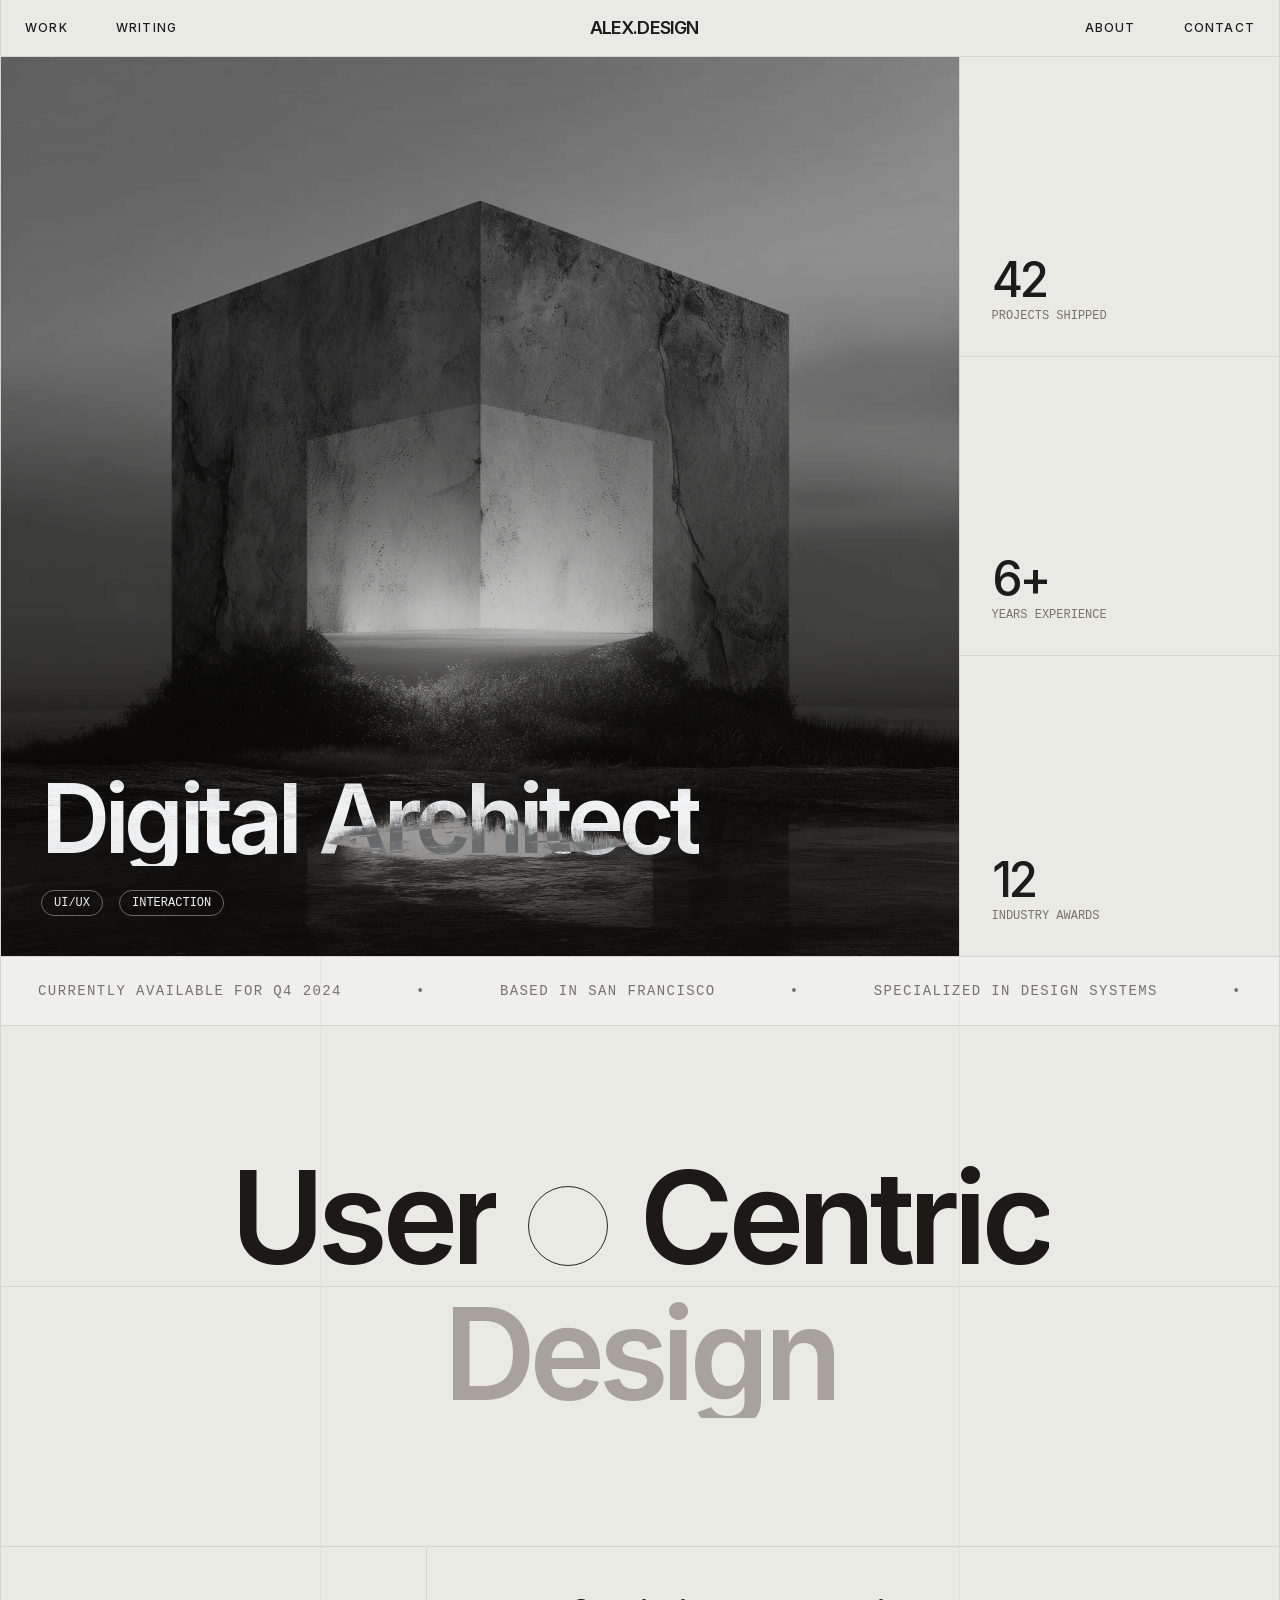
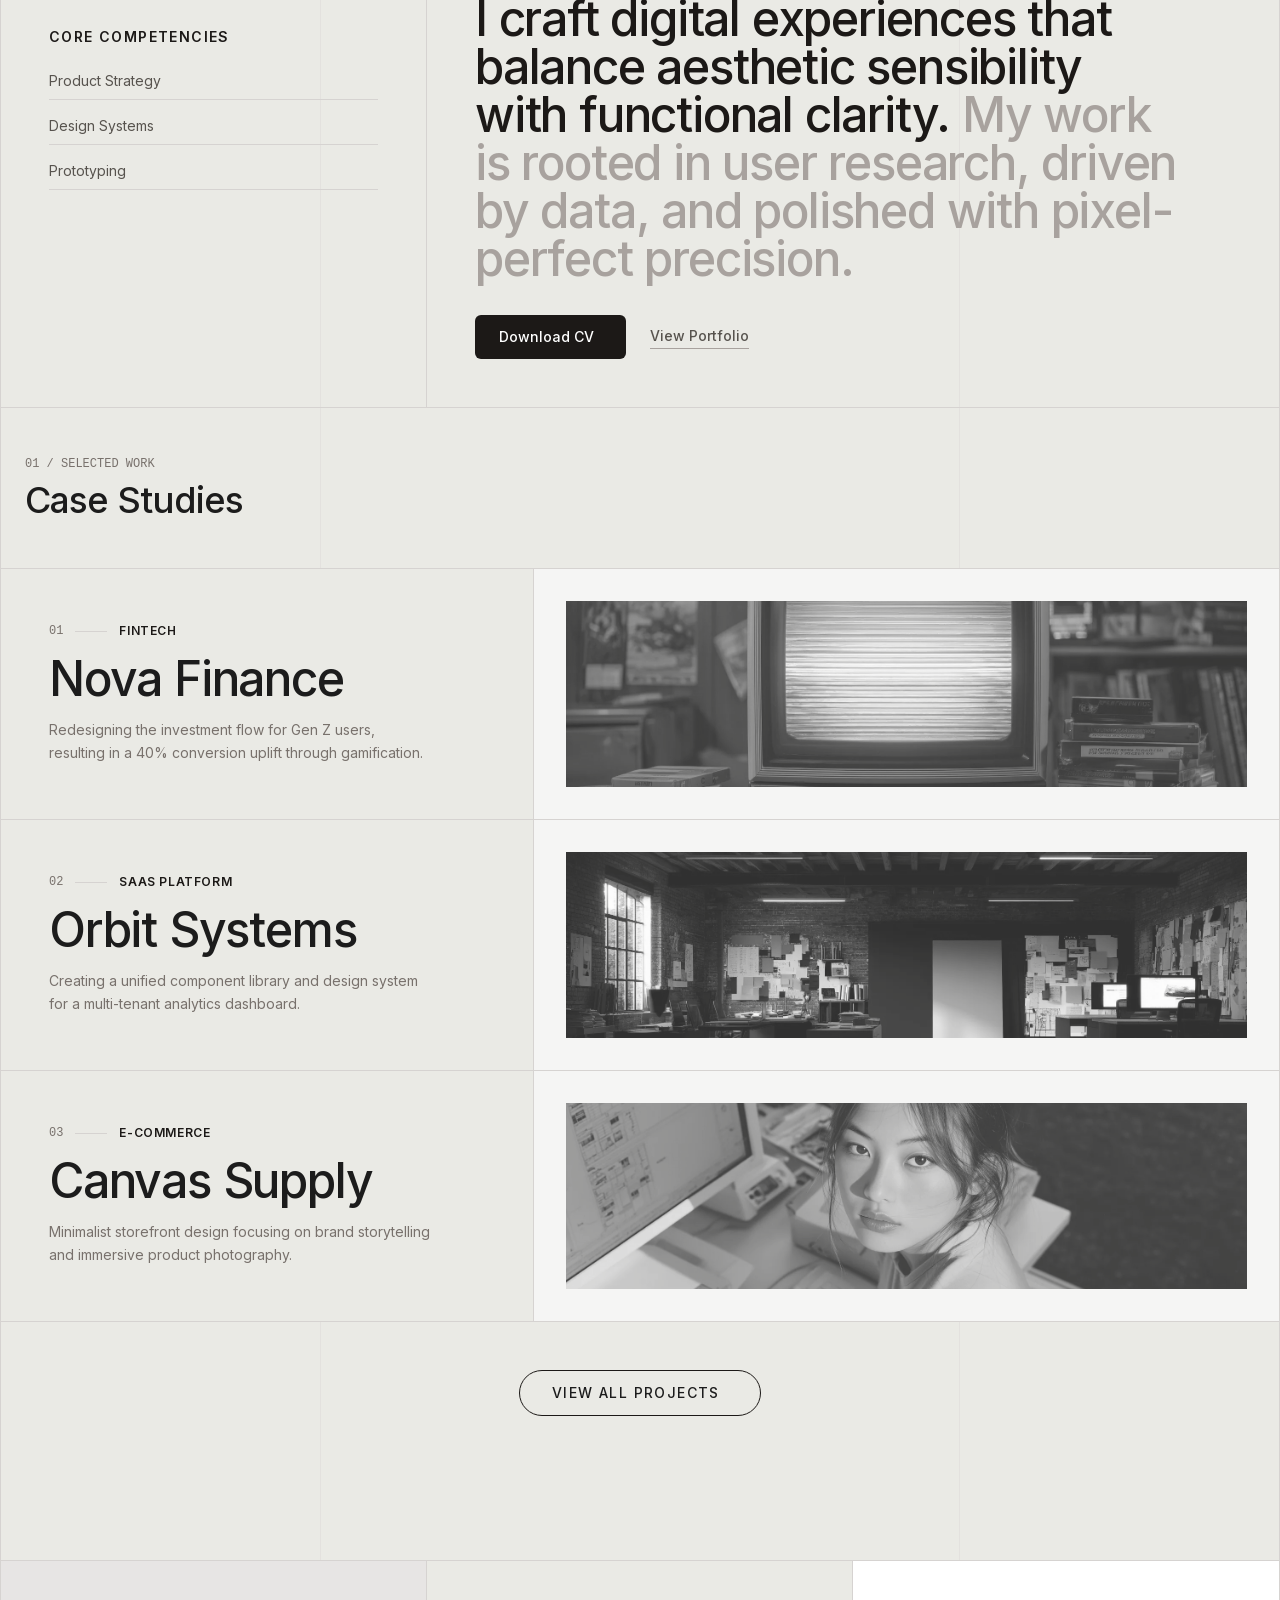
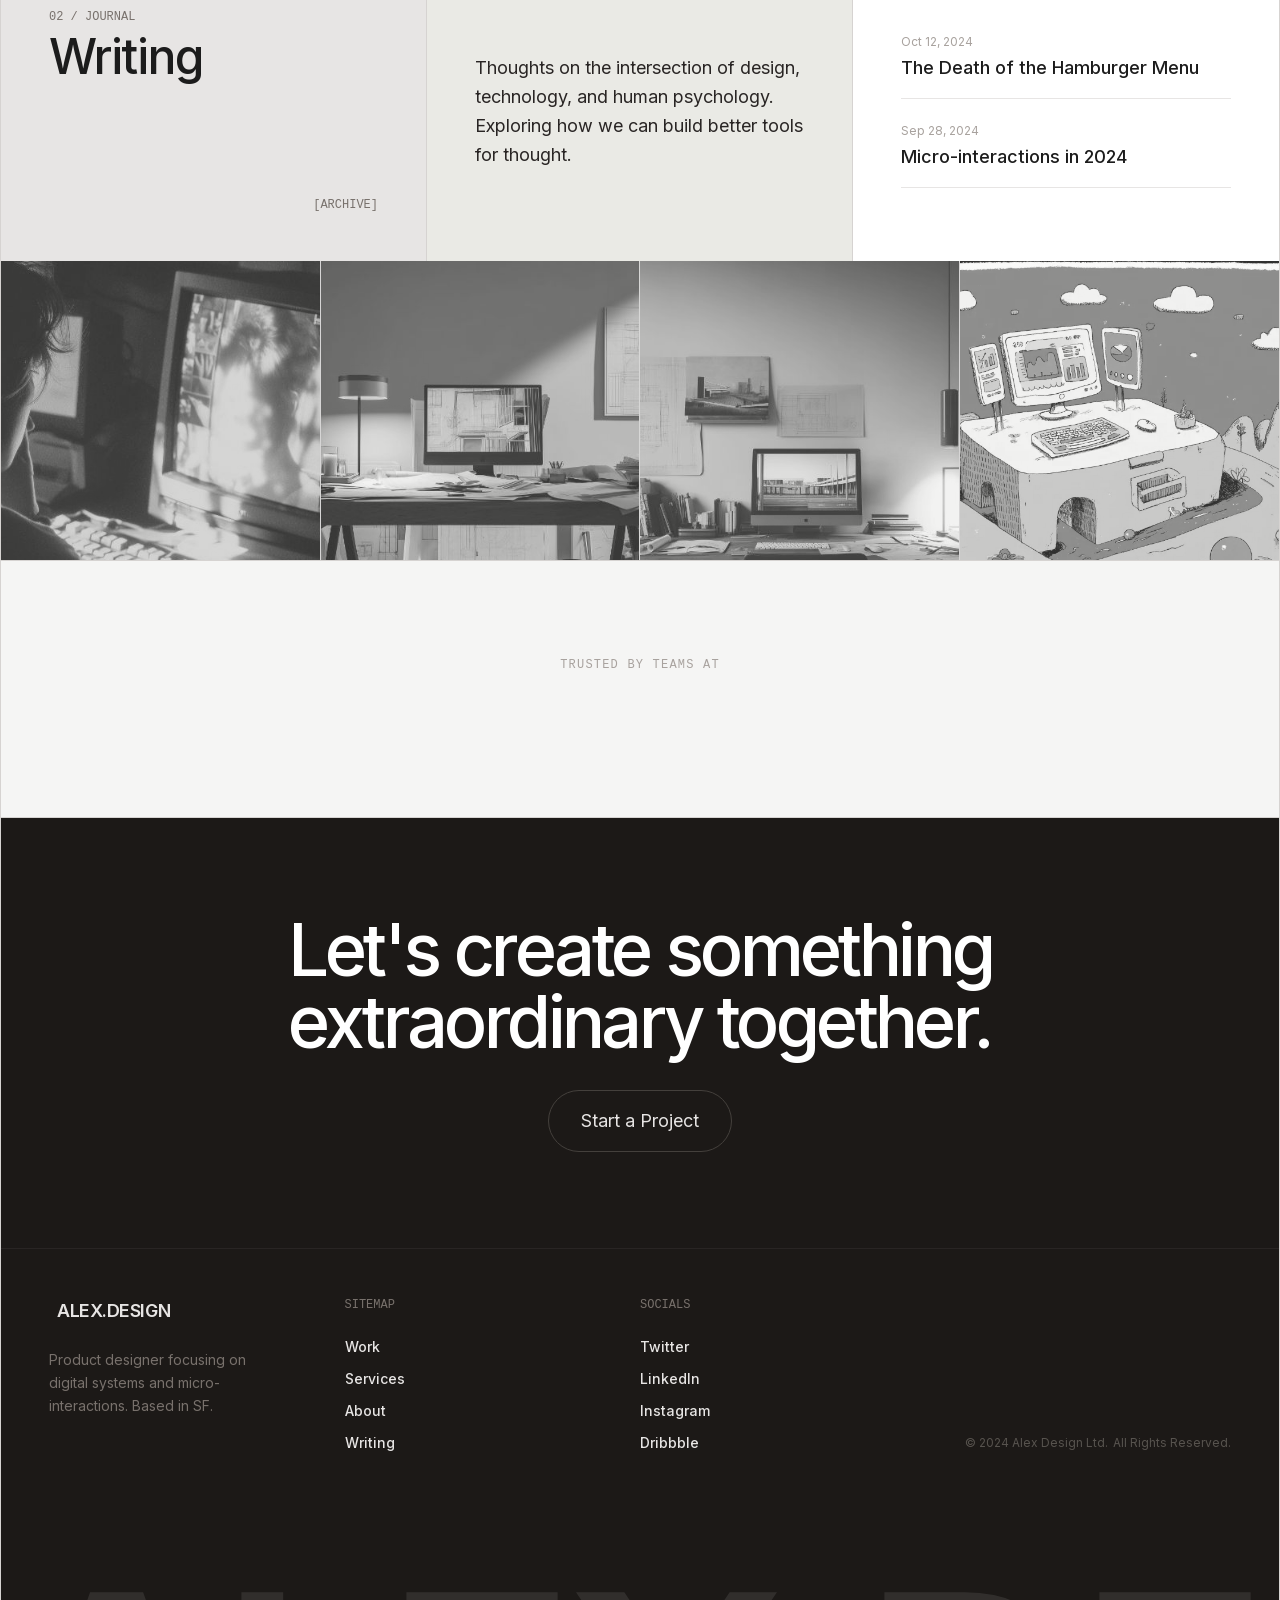
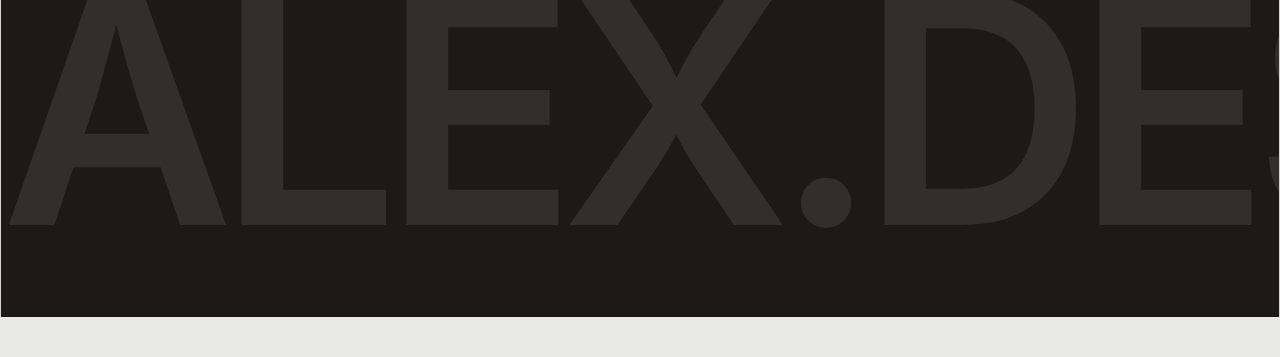
<file: assets/templates/digital-architect.aura.build/index.html>
<html class="scroll-smooth" lang="en"><head><meta charset="utf-8"/>
<meta content="width=device-width, initial-scale=1.0" name="viewport"/>
<title>Portfolio - Product Designer</title>
<script src="assets/resource_3fa48481346f.js"></script>
<script src="assets/iconify-icon_d39ffc6e4c56.js"></script>
<link href="assets/css2_19fd9cc6b396.css" rel="stylesheet"/>
<style>
body { font-family: 'Inter', sans-serif; background-color: #EAEAE5; color: #1C1C1C; overflow-x: hidden; }
/* Base Reveal Animation (Scroll triggered) */
.reveal { opacity: 0; transform: translateY(2rem); transition: all 1s cubic-bezier(0.16, 1, 0.3, 1); }
.reveal.active { opacity: 1; transform: translateY(0); }
/* Masked Text Reveal (For Hero Title) */
.text-reveal-wrapper { overflow: hidden; display: inline-block; vertical-align: bottom; }
.text-reveal-content {
transform: translateY(110%);
opacity: 0;
transition: transform 1.2s cubic-bezier(0.16, 1, 0.3, 1), opacity 1.2s ease;
display: block;
}
.reveal-active .text-reveal-content { transform: translateY(0); opacity: 1; }
/* Stagger Delays */
.delay-100 { transition-delay: 0.1s; }
.delay-200 { transition-delay: 0.2s; }
.delay-300 { transition-delay: 0.3s; }
.delay-500 { transition-delay: 0.5s; }
.delay-700 { transition-delay: 0.7s; }
/* Carousel Fade & Ken Burns */
.carousel-slide { position: absolute; inset: 0; transition: opacity 1.5s ease-in-out; opacity: 0; overflow: hidden; }
.carousel-slide.active { opacity: 1; }
.carousel-slide img { transform: scale(1); transition: transform 10s ease-out; }
.carousel-slide.active img { transform: scale(1.1); }
/* Marquee Animation */
@keyframes marquee {
0% { transform: translateX(0); }
100% { transform: translateX(-50%); }
}
.animate-marquee { display: inline-block; padding-left: 100%; animation: marquee 30s linear infinite; }
/* Add a clone to the HTML for seamless loop or use padding method */
.marquee-container { display: flex; overflow: hidden; user-select: none; }
.marquee-content { flex-shrink: 0; display: flex; justify-content: space-around; min-width: 100%; animation: scroll 40s linear infinite; }
@keyframes scroll {
from { transform: translateX(0); }
to { transform: translateX(-100%); }
}
/* Nav Load Animation */
.nav-load { opacity: 0; transform: translateY(-10px); transition: all 0.8s ease-out; }
.nav-load.loaded { opacity: 1; transform: translateY(0); }
/* Icon Alignment Fix */
iconify-icon { display: inline-flex; align-items: center; justify-content: center; vertical-align: middle; }
/* Utilities */
.no-scrollbar::-webkit-scrollbar { display: none; }
.parallax-element { will-change: transform; }
</style></head>
<body class="antialiased min-h-screen selection:bg-stone-800 selection:text-white pb-10">
<!-- Main Container -->
<div class="max-w-[1400px] mx-auto border-x border-stone-300 relative bg-[#EAEAE5]">
<!-- Vertical Grid Guide Lines -->
<div class="absolute inset-0 pointer-events-none grid grid-cols-1 md:grid-cols-12 gap-0 z-0 h-full w-full">
<div class="hidden md:block md:col-span-3 border-r border-stone-300/40 h-full"></div>
<div class="hidden md:block md:col-span-6 border-r border-stone-300/40 h-full"></div>
<div class="hidden md:block md:col-span-3 h-full"></div>
</div>
<!-- Navigation -->
<header class="relative z-50 border-b border-stone-300 sticky top-0 bg-[#EAEAE5] nav-load">
<div class="flex justify-between items-center px-4 md:px-6 py-5">
<div class="flex items-center gap-12">
<a class="text-xs font-medium tracking-widest uppercase hover:text-stone-500 transition-colors" href="#">Work</a>
<a class="text-xs font-medium tracking-widest uppercase hidden md:block hover:text-stone-500 transition-colors" href="#">Writing</a>
</div>
<div class="absolute left-1/2 -translate-x-1/2 flex items-center gap-2 group cursor-pointer">
<iconify-icon class="text-xl group-hover:rotate-180 transition-transform duration-700" icon="solar:atom-linear"></iconify-icon>
<span class="font-bold tracking-tighter text-lg">ALEX.DESIGN</span>
</div>
<div class="flex items-center gap-12">
<a class="text-xs font-medium tracking-widest uppercase hidden md:block hover:text-stone-500 transition-colors" href="#">About</a>
<a class="text-xs font-medium tracking-widest uppercase hover:text-stone-500 transition-colors" href="#">Contact</a>
</div>
</div>
</header>
<!-- Hero Section -->
<section class="relative z-10 grid grid-cols-1 md:grid-cols-12 border-b border-stone-300 min-h-[900px]">
<!-- Hero Carousel -->
<div class="col-span-1 md:col-span-9 border-b md:border-b-0 md:border-r border-stone-300 relative group overflow-hidden bg-stone-200">
<div class="w-full h-full relative" id="hero-carousel">
<!-- Slide 1 -->
<div class="carousel-slide active">
<img class="w-full h-full object-cover grayscale contrast-125 parallax-img" data-speed="0.05" src="assets/c7fa69dd-d7fb-48f2-a866-ef3663_f6b789593f38.webp"/>
</div>
<!-- Slide 2 -->
<div class="carousel-slide">
<img class="w-full h-full object-cover grayscale contrast-125 parallax-img" data-speed="0.05" src="assets/6c710de5-9712-4c8e-a7db-59ac54_b647957b5aa5.webp"/>
</div>
<!-- Slide 3 -->
<div class="carousel-slide">
<img class="w-full h-full object-cover grayscale contrast-125 parallax-img" data-speed="0.05" src="assets/62cc53b7-3355-4618-b7fa-3283f6_a6d3415bc434.webp"/>
</div>
</div>
<div class="absolute top-0 left-0 w-full h-full bg-gradient-to-b from-transparent to-stone-900/40 pointer-events-none"></div>
<!-- Hero Text -->
<div class="absolute bottom-6 left-6 md:bottom-10 md:left-10 text-white mix-blend-difference z-20">
<h1 class="text-6xl md:text-8xl font-semibold tracking-tighter leading-none mb-2" id="hero-title">
<span class="text-reveal-wrapper"><span class="text-reveal-content delay-200">Digital</span></span>
<span class="text-reveal-wrapper"><span class="text-reveal-content delay-300">Architect</span></span>
</h1>
<div class="mt-6 flex items-center gap-4 reveal delay-500 hero-badge">
<span class="px-3 py-1 border border-white/40 rounded-full text-xs font-mono uppercase backdrop-blur-md">UI/UX</span>
<span class="px-3 py-1 border border-white/40 rounded-full text-xs font-mono uppercase backdrop-blur-md">Interaction</span>
</div>
</div>
</div>
<!-- Stats Column (Staggered Load) -->
<div class="col-span-1 md:col-span-3 grid grid-rows-3 h-full min-h-[400px]">
<!-- Stat 1 -->
<div class="row-span-1 border-b border-stone-300 p-8 flex flex-col justify-between reveal delay-500 hero-stat group hover:bg-white transition-colors">
<iconify-icon class="text-3xl text-stone-400 group-hover:text-stone-800 transition-colors" icon="solar:layers-minimalistic-linear"></iconify-icon>
<div>
<h2 class="text-5xl font-medium tracking-tighter">42</h2>
<span class="text-xs font-mono text-stone-500 mt-1 block">PROJECTS SHIPPED</span>
</div>
</div>
<!-- Stat 2 -->
<div class="row-span-1 border-b border-stone-300 p-8 flex flex-col justify-between reveal delay-700 hero-stat group hover:bg-white transition-colors">
<iconify-icon class="text-3xl text-stone-400 group-hover:text-stone-800 transition-colors" icon="solar:clock-circle-linear"></iconify-icon>
<div>
<h2 class="text-5xl font-medium tracking-tighter">6+</h2>
<span class="text-xs font-mono text-stone-500 mt-1 block">YEARS EXPERIENCE</span>
</div>
</div>
<!-- Stat 3 -->
<div class="row-span-1 p-8 flex flex-col justify-between reveal delay-700 hero-stat group hover:bg-white transition-colors relative overflow-hidden">
<iconify-icon class="text-3xl text-stone-400 group-hover:text-stone-800 transition-colors" icon="solar:cup-star-linear"></iconify-icon>
<div>
<h2 class="text-5xl font-medium tracking-tighter">12</h2>
<span class="text-xs font-mono text-stone-500 mt-1 block">INDUSTRY AWARDS</span>
</div>
<div class="absolute top-4 right-4 animate-spin-slow">
<iconify-icon class="text-stone-200 text-6xl opacity-0 group-hover:opacity-100 transition-opacity duration-700" icon="solar:star-fall-linear"></iconify-icon>
</div>
</div>
</div>
</section>
<!-- Marquee / Divider -->
<div class="border-b border-stone-300 overflow-hidden py-6 bg-stone-100/50">
<div class="marquee-container">
<div class="marquee-content">
<span class="text-sm font-mono uppercase tracking-widest text-stone-500 mx-8">Currently available for Q4 2024</span>
<span class="text-sm font-mono uppercase tracking-widest text-stone-500 mx-8">•</span>
<span class="text-sm font-mono uppercase tracking-widest text-stone-500 mx-8">Based in San Francisco</span>
<span class="text-sm font-mono uppercase tracking-widest text-stone-500 mx-8">•</span>
<span class="text-sm font-mono uppercase tracking-widest text-stone-500 mx-8">Specialized in Design Systems</span>
<span class="text-sm font-mono uppercase tracking-widest text-stone-500 mx-8">•</span>
</div>
<!-- Duplicate for seamless loop -->
<div class="marquee-content">
<span class="text-sm font-mono uppercase tracking-widest text-stone-500 mx-8">Currently available for Q4 2024</span>
<span class="text-sm font-mono uppercase tracking-widest text-stone-500 mx-8">•</span>
<span class="text-sm font-mono uppercase tracking-widest text-stone-500 mx-8">Based in San Francisco</span>
<span class="text-sm font-mono uppercase tracking-widest text-stone-500 mx-8">•</span>
<span class="text-sm font-mono uppercase tracking-widest text-stone-500 mx-8">Specialized in Design Systems</span>
<span class="text-sm font-mono uppercase tracking-widest text-stone-500 mx-8">•</span>
</div>
</div>
</div>
<!-- Typography Banner -->
<section class="relative z-10 py-32 border-b border-stone-300 overflow-hidden">
<div class="flex flex-col items-center gap-2 reveal">
<div class="flex items-center gap-4 md:gap-8">
<h1 class="text-6xl md:text-8xl lg:text-9xl font-semibold tracking-tighter text-stone-900">
<span class="text-reveal-wrapper"><span class="text-reveal-content text-stone-900">User</span></span>
</h1>
<div class="w-12 h-12 md:w-20 md:h-20 border border-stone-800 rounded-full flex items-center justify-center mt-2 md:mt-4 bg-transparent hover:bg-stone-900 hover:text-white transition-all duration-500">
<iconify-icon class="text-2xl md:text-4xl" icon="solar:arrow-down-linear"></iconify-icon>
</div>
<h1 class="text-6xl md:text-8xl lg:text-9xl font-semibold tracking-tighter text-stone-900">
<span class="text-reveal-wrapper"><span class="text-reveal-content delay-100 text-stone-900">Centric</span></span>
</h1>
</div>
<h1 class="text-6xl md:text-8xl lg:text-9xl font-semibold tracking-tighter text-stone-400">
<span class="text-reveal-wrapper"><span class="text-reveal-content delay-200">Design</span></span>
</h1>
</div>
<div class="absolute top-1/2 left-0 w-full h-px bg-stone-300 -z-10"></div>
<!-- Parallax Decoration -->
<div class="absolute top-10 right-[10%] opacity-20 parallax-element" data-speed="-0.02">
<iconify-icon class="text-9xl" icon="solar:record-circle-linear"></iconify-icon>
</div>
</section>
<!-- Intro / Bio Section -->
<section class="relative z-10 grid grid-cols-1 md:grid-cols-12 border-b border-stone-300">
<!-- Left Meta -->
<div class="col-span-1 md:col-span-4 p-8 md:p-12 flex flex-col justify-between min-h-[400px] border-b md:border-b-0 md:border-r border-stone-300 reveal">
<div class="flex flex-col gap-8">
<iconify-icon class="text-5xl text-stone-800" icon="solar:scanner-linear"></iconify-icon>
<div>
<h3 class="text-sm font-bold uppercase tracking-widest text-stone-900 mb-6">Core Competencies</h3>
<div class="space-y-4">
<div class="flex items-center justify-between border-b border-stone-300 pb-2">
<span class="text-sm text-stone-600">Product Strategy</span>
<iconify-icon class="text-stone-400 text-lg" icon="solar:check-circle-linear"></iconify-icon>
</div>
<div class="flex items-center justify-between border-b border-stone-300 pb-2">
<span class="text-sm text-stone-600">Design Systems</span>
<iconify-icon class="text-stone-400 text-lg" icon="solar:check-circle-linear"></iconify-icon>
</div>
<div class="flex items-center justify-between border-b border-stone-300 pb-2">
<span class="text-sm text-stone-600">Prototyping</span>
<iconify-icon class="text-stone-400 text-lg" icon="solar:check-circle-linear"></iconify-icon>
</div>
</div>
</div>
</div>
</div>
<!-- Right Content -->
<div class="col-span-1 md:col-span-8 p-8 md:p-12 md:pr-24 flex flex-col justify-center reveal delay-100">
<h2 class="text-3xl md:text-5xl font-medium tracking-tight leading-tight text-stone-900 mb-8">
                    I craft digital experiences that balance aesthetic sensibility with functional clarity. 
                    <span class="text-stone-400">My work is rooted in user research, driven by data, and polished with pixel-perfect precision.</span>
</h2>
<div class="flex gap-6 items-center">
<button class="px-6 py-3 bg-stone-900 text-white rounded-md text-sm font-medium hover:bg-stone-700 transition-all flex items-center gap-2 group">
                        Download CV
                        <iconify-icon class="text-lg group-hover:translate-y-1 transition-transform" icon="solar:file-download-linear"></iconify-icon>
</button>
<a class="text-sm font-medium text-stone-600 hover:text-stone-900 border-b border-stone-400 hover:border-stone-900 pb-0.5 transition-colors" href="#work">View Portfolio</a>
</div>
</div>
</section>
<!-- Selected Projects (List View) -->
<section class="relative z-10 py-12" id="work">
<div class="px-4 md:px-6 mb-12 flex justify-between items-end reveal">
<div>
<span class="text-xs font-mono uppercase text-stone-500 mb-2 block">01 / Selected Work</span>
<h3 class="text-4xl font-medium tracking-tight">Case Studies</h3>
</div>
<iconify-icon class="text-3xl text-stone-400" icon="solar:arrow-right-down-linear"></iconify-icon>
</div>
<!-- Project 1 -->
<div class="group border-y border-stone-300 bg-[#EAEAE5] hover:bg-white transition-colors duration-500 cursor-pointer overflow-hidden">
<div class="max-w-[1400px] mx-auto grid grid-cols-1 md:grid-cols-12 min-h-[250px]">
<div class="col-span-1 md:col-span-5 p-8 md:p-12 border-r border-stone-300/0 md:border-stone-300 reveal flex flex-col justify-center">
<div class="flex items-center gap-3 mb-4">
<span class="text-xs font-mono text-stone-500">01</span>
<div class="h-px w-8 bg-stone-300"></div>
<span class="text-xs font-bold uppercase tracking-wider text-stone-900">Fintech</span>
</div>
<h4 class="text-4xl md:text-5xl font-medium tracking-tight mb-4 group-hover:translate-x-2 transition-transform duration-500">Nova Finance</h4>
<p class="text-stone-500 text-sm leading-relaxed max-w-sm">Redesigning the investment flow for Gen Z users, resulting in a 40% conversion uplift through gamification.</p>
</div>
<div class="col-span-7 hidden md:block relative overflow-hidden">
<div class="absolute inset-0 bg-stone-100 flex items-center justify-center p-8">
<img class="w-full h-full object-cover grayscale opacity-80 group-hover:scale-105 group-hover:grayscale-0 transition-all duration-700" src="assets/4b7d31e6-5b45-47eb-9853-96bbb9_bf1aa5f9d2cf.webp"/>
</div>
</div>
</div>
</div>
<!-- Project 2 -->
<div class="group border-b border-stone-300 bg-[#EAEAE5] hover:bg-white transition-colors duration-500 cursor-pointer overflow-hidden">
<div class="max-w-[1400px] mx-auto grid grid-cols-1 md:grid-cols-12 min-h-[250px]">
<div class="col-span-1 md:col-span-5 p-8 md:p-12 border-r border-stone-300/0 md:border-stone-300 reveal flex flex-col justify-center">
<div class="flex items-center gap-3 mb-4">
<span class="text-xs font-mono text-stone-500">02</span>
<div class="h-px w-8 bg-stone-300"></div>
<span class="text-xs font-bold uppercase tracking-wider text-stone-900">SaaS Platform</span>
</div>
<h4 class="text-4xl md:text-5xl font-medium tracking-tight mb-4 group-hover:translate-x-2 transition-transform duration-500">Orbit Systems</h4>
<p class="text-stone-500 text-sm leading-relaxed max-w-sm">Creating a unified component library and design system for a multi-tenant analytics dashboard.</p>
</div>
<div class="col-span-7 hidden md:block relative overflow-hidden">
<div class="absolute inset-0 bg-stone-100 flex items-center justify-center p-8">
<img class="w-full h-full object-cover grayscale opacity-80 group-hover:scale-105 group-hover:grayscale-0 transition-all duration-700" src="assets/5ea5c0e9-3047-467a-9eaf-e49f65_6a6f021d85c6.webp"/>
</div>
</div>
</div>
</div>
<!-- Project 3 -->
<div class="group border-b border-stone-300 bg-[#EAEAE5] hover:bg-white transition-colors duration-500 cursor-pointer overflow-hidden">
<div class="max-w-[1400px] mx-auto grid grid-cols-1 md:grid-cols-12 min-h-[250px]">
<div class="col-span-1 md:col-span-5 p-8 md:p-12 border-r border-stone-300/0 md:border-stone-300 reveal flex flex-col justify-center">
<div class="flex items-center gap-3 mb-4">
<span class="text-xs font-mono text-stone-500">03</span>
<div class="h-px w-8 bg-stone-300"></div>
<span class="text-xs font-bold uppercase tracking-wider text-stone-900">E-Commerce</span>
</div>
<h4 class="text-4xl md:text-5xl font-medium tracking-tight mb-4 group-hover:translate-x-2 transition-transform duration-500">Canvas Supply</h4>
<p class="text-stone-500 text-sm leading-relaxed max-w-sm">Minimalist storefront design focusing on brand storytelling and immersive product photography.</p>
</div>
<div class="col-span-7 hidden md:block relative overflow-hidden">
<div class="absolute inset-0 bg-stone-100 flex items-center justify-center p-8">
<img class="w-full h-full object-cover grayscale opacity-80 group-hover:scale-105 group-hover:grayscale-0 transition-all duration-700" src="assets/ddab06d9-9060-42a5-9052-32121a_7062a2506669.webp"/>
</div>
</div>
</div>
</div>
<div class="flex justify-center mt-12 reveal">
<a class="inline-flex items-center gap-2 text-sm font-medium uppercase tracking-widest border border-stone-900 rounded-full px-8 py-3 hover:bg-stone-900 hover:text-white transition-all" href="#">
                    View All Projects
                    <iconify-icon class="text-lg" icon="solar:arrow-right-linear"></iconify-icon>
</a>
</div>
</section>
<!-- Blog / Writing Section Header -->
<section class="relative z-10 grid grid-cols-1 md:grid-cols-12 border-t border-stone-300 mt-24">
<!-- Title -->
<div class="col-span-1 md:col-span-4 p-8 md:p-12 border-b md:border-b-0 md:border-r border-stone-300 flex flex-col justify-between min-h-[300px] reveal bg-stone-200">
<div>
<span class="text-xs font-mono uppercase text-stone-500 mb-2 block">02 / Journal</span>
<h2 class="text-5xl font-medium tracking-tight">Writing</h2>
</div>
<div class="flex items-end justify-between">
<iconify-icon class="text-5xl text-stone-800" icon="solar:pen-new-square-linear"></iconify-icon>
<span class="text-xs font-mono text-stone-500">[ARCHIVE]</span>
</div>
</div>
<!-- Description -->
<div class="col-span-1 md:col-span-8 grid grid-cols-1 md:grid-cols-2">
<div class="p-8 md:p-12 border-b md:border-b-0 md:border-r border-stone-300 flex items-center reveal delay-100">
<p class="text-lg leading-relaxed text-stone-800">
                        Thoughts on the intersection of design, technology, and human psychology. Exploring how we can build better tools for thought.
                    </p>
</div>
<div class="p-8 md:p-12 flex flex-col justify-center gap-6 reveal delay-200 bg-white">
<a class="group flex items-start justify-between border-b border-stone-200 pb-4" href="#">
<div>
<span class="text-xs text-stone-400 mb-1 block">Oct 12, 2024</span>
<h4 class="text-lg font-medium group-hover:text-stone-600 transition-colors">The Death of the Hamburger Menu</h4>
</div>
<iconify-icon class="text-stone-300 text-xl group-hover:text-stone-900 transition-all" icon="solar:arrow-right-up-linear"></iconify-icon>
</a>
<a class="group flex items-start justify-between border-b border-stone-200 pb-4" href="#">
<div>
<span class="text-xs text-stone-400 mb-1 block">Sep 28, 2024</span>
<h4 class="text-lg font-medium group-hover:text-stone-600 transition-colors">Micro-interactions in 2024</h4>
</div>
<iconify-icon class="text-stone-300 text-xl group-hover:text-stone-900 transition-all" icon="solar:arrow-right-up-linear"></iconify-icon>
</a>
</div>
</div>
</section>
<!-- Image Grid Parallax -->
<section class="relative z-10 grid grid-cols-2 md:grid-cols-4 border-b border-stone-300 h-[300px] overflow-hidden">
<img class="w-full h-[120%] object-cover grayscale opacity-80 border-r border-stone-300 parallax-img" data-speed="0.05" src="assets/ede50f82-0ad0-4579-a4ae-3a9428_fd09ad4bf2a1.jpg"/>
<img class="w-full h-[120%] object-cover grayscale opacity-80 border-r border-stone-300 parallax-img" data-speed="0.08" src="assets/e9d001f3-ebe3-45c2-b556-b53a55_6b8718ffa723.jpg"/>
<img class="w-full h-[120%] object-cover grayscale opacity-80 border-r border-stone-300 parallax-img" data-speed="0.03" src="assets/87e5e02b-a5b6-43ff-b9a4-5e299f_665111a88a86.jpg"/>
<img class="w-full h-[120%] object-cover grayscale opacity-80 parallax-img" data-speed="0.1" src="assets/2700a02e-2471-497e-8ca2-3196fc_50242a508302.webp"/>
</section>
<!-- Client List -->
<section class="relative z-10 border-b border-stone-300 py-24 bg-stone-100">
<div class="text-center mb-12">
<span class="text-xs font-mono uppercase text-stone-400 tracking-widest">Trusted by teams at</span>
</div>
<!-- Simple Icons as Logos -->
<div class="grid grid-cols-2 md:grid-cols-4 gap-12 md:gap-20 px-8 justify-items-center items-center opacity-50 grayscale hover:grayscale-0 transition-all duration-700">
<div class="reveal">
<iconify-icon class="text-stone-900" height="36" icon="simple-icons:airbnb"></iconify-icon>
</div>
<div class="reveal delay-100">
<iconify-icon class="text-stone-900" height="36" icon="simple-icons:spotify"></iconify-icon>
</div>
<div class="reveal delay-200">
<iconify-icon class="text-stone-900" height="36" icon="simple-icons:notion"></iconify-icon>
</div>
<div class="reveal delay-300">
<iconify-icon class="text-stone-900" height="36" icon="simple-icons:linear"></iconify-icon>
</div>
</div>
</section>
<!-- Balanced Footer -->
<footer class="relative z-10 bg-stone-900 text-stone-200 pt-24 pb-12">
<!-- Top CTA Section -->
<div class="px-6 md:px-12 mb-24 text-center">
<div class="reveal">
<h2 class="text-5xl md:text-7xl font-medium tracking-tighter mb-8 text-white">Let's create something<br/>extraordinary together.</h2>
<a class="inline-block border border-stone-700 rounded-full px-8 py-4 text-lg hover:bg-white hover:text-stone-900 transition-all duration-300" href="mailto:hello@alex.design">
                        Start a Project
                    </a>
</div>
</div>
<div class="border-t border-stone-800 w-full mb-12"></div>
<!-- Balanced Grid -->
<div class="grid grid-cols-1 md:grid-cols-12 px-6 md:px-12 gap-12 md:gap-0">
<!-- Column 1: Brand -->
<div class="col-span-1 md:col-span-3">
<div class="flex items-center gap-2 mb-6">
<iconify-icon class="text-xl" icon="solar:atom-linear"></iconify-icon>
<span class="font-bold tracking-tight text-lg">ALEX.DESIGN</span>
</div>
<p class="text-stone-500 text-sm leading-relaxed max-w-[200px]">
                        Product designer focusing on digital systems and micro-interactions. Based in SF.
                    </p>
</div>
<!-- Column 2: Sitemap -->
<div class="col-span-1 md:col-span-3">
<h4 class="text-xs font-mono uppercase text-stone-500 mb-6">Sitemap</h4>
<ul class="space-y-3 text-sm font-medium">
<li><a class="hover:text-white transition-colors" href="#">Work</a></li>
<li><a class="hover:text-white transition-colors" href="#">Services</a></li>
<li><a class="hover:text-white transition-colors" href="#">About</a></li>
<li><a class="hover:text-white transition-colors" href="#">Writing</a></li>
</ul>
</div>
<!-- Column 3: Socials -->
<div class="col-span-1 md:col-span-3">
<h4 class="text-xs font-mono uppercase text-stone-500 mb-6">Socials</h4>
<ul class="space-y-3 text-sm font-medium">
<li><a class="hover:text-white transition-colors flex items-center gap-2" href="#">Twitter <iconify-icon class="text-xs text-stone-600" icon="solar:arrow-right-up-linear"></iconify-icon></a></li>
<li><a class="hover:text-white transition-colors flex items-center gap-2" href="#">LinkedIn <iconify-icon class="text-xs text-stone-600" icon="solar:arrow-right-up-linear"></iconify-icon></a></li>
<li><a class="hover:text-white transition-colors flex items-center gap-2" href="#">Instagram <iconify-icon class="text-xs text-stone-600" icon="solar:arrow-right-up-linear"></iconify-icon></a></li>
<li><a class="hover:text-white transition-colors flex items-center gap-2" href="#">Dribbble <iconify-icon class="text-xs text-stone-600" icon="solar:arrow-right-up-linear"></iconify-icon></a></li>
</ul>
</div>
<!-- Column 4: Meta -->
<div class="col-span-1 md:col-span-3 flex flex-col justify-between h-full">
<div class="text-right hidden md:block">
<iconify-icon class="text-4xl text-stone-800" icon="solar:globe-linear"></iconify-icon>
</div>
<div class="text-left md:text-right mt-4 md:mt-0">
<span class="text-xs text-stone-600">© 2024 Alex Design Ltd.</span>
<span class="text-xs text-stone-600">All Rights Reserved.</span>
</div>
</div>
</div>
<!-- Big Text Footer -->
<div class="mt-24 text-center opacity-10 pointer-events-none select-none overflow-hidden">
<span class="text-[12rem] md:text-[20rem] font-bold leading-none tracking-tighter whitespace-nowrap">ALEX.DESIGN</span>
</div>
</footer>
</div>
<script>
        // Intersection Observer for Reveals
        document.addEventListener('DOMContentLoaded', () => {
            
            // 1. Initial Hero Animations (Triggered on Load)
            setTimeout(() => {
                document.querySelector('header').classList.add('loaded');
            }, 100);

            // Trigger Hero Title Text Reveal
            setTimeout(() => {
                const heroTitle = document.getElementById('hero-title');
                if(heroTitle) heroTitle.classList.add('reveal-active');
            }, 500);

            // Trigger Hero Badge & Stats manually so they don't wait for scroll
            setTimeout(() => {
                document.querySelectorAll('.hero-badge, .hero-stat').forEach(el => {
                    el.classList.add('active');
                });
            }, 500);

            // 2. Scroll Observer for the rest of the page
            const observerOptions = {
                root: null,
                rootMargin: '0px',
                threshold: 0.15
            };

            const observer = new IntersectionObserver((entries) => {
                entries.forEach(entry => {
                    if (entry.isIntersecting) {
                        entry.target.classList.add('active');
                        // Add reveal-active to children if they exist (for text reveals)
                        const textWrappers = entry.target.querySelectorAll('.text-reveal-wrapper');
                        if(textWrappers.length > 0 || entry.target.classList.contains('text-reveal-wrapper')) {
                            entry.target.classList.add('reveal-active');
                        }
                        // Handle internal text reveal wrappers specifically
                        if(entry.target.tagName === 'H1') { // Catch specific typography section headers
                             entry.target.classList.add('reveal-active');
                        }
                    }
                });
            }, observerOptions);

            document.querySelectorAll('.reveal').forEach(el => observer.observe(el));
            // Observe custom text reveal sections
            document.querySelectorAll('h1').forEach(el => {
                if(el.querySelector('.text-reveal-content')) observer.observe(el);
            });

            // 3. Carousel Logic
            const slides = document.querySelectorAll('.carousel-slide');
            let currentSlide = 0;
            
            setInterval(() => {
                slides[currentSlide].classList.remove('active');
                currentSlide = (currentSlide + 1) % slides.length;
                slides[currentSlide].classList.add('active');
            }, 5000);

            // 4. Parallax Logic
            window.addEventListener('scroll', () => {
                const scrolled = window.scrollY;
                document.querySelectorAll('.parallax-img').forEach((el) => {
                    const speed = el.dataset.speed || 0.1;
                    el.style.transform = `translateY(${scrolled * speed}px)`;
                });
                
                document.querySelectorAll('.parallax-element').forEach((el) => {
                    const speed = el.dataset.speed || 0.1;
                    el.style.transform = `translateY(${scrolled * speed}px)`;
                });
            });
        });
    </script>
<script data-img-fallback-handler="">!function(){var f=["https://hoirqrkdgbmvpwutwuwj.supabase.co/storage/v1/object/public/assets/assets/917d6f93-fb36-439a-8c48-884b67b35381_1600w.jpg","https://hoirqrkdgbmvpwutwuwj.supabase.co/storage/v1/object/public/assets/assets/4734259a-bad7-422f-981e-ce01e79184f2_1600w.jpg","https://hoirqrkdgbmvpwutwuwj.supabase.co/storage/v1/object/public/assets/assets/c543a9e1-f226-4ced-80b0-feb8445a75b9_1600w.jpg","https://hoirqrkdgbmvpwutwuwj.supabase.co/storage/v1/object/public/assets/assets/5bab247f-35d9-400d-a82b-fd87cfe913d2_1600w.webp","https://hoirqrkdgbmvpwutwuwj.supabase.co/storage/v1/object/public/assets/assets/30104e3c-5eea-4b93-93e9-5313698a7156_1600w.webp"],h=new Set;function g(s){for(var x=0,i=0;i<s.length;i++)x=(x<<5)-x+s.charCodeAt(i)|0;return f[Math.abs(x)%f.length]}function r(t){var s=t.src;if(s&&!h.has(s)){h.add(s);t.src=g(s)}}window.addEventListener("error",function(e){var t=e.target;if(t&&t.tagName==="IMG")r(t)},!0);function c(){document.querySelectorAll("img").forEach(function(i){if(i.complete&&!i.naturalWidth&&i.src)r(i)})}if(document.readyState==="loading")document.addEventListener("DOMContentLoaded",c);else c()}()</script></body></html>
</file>
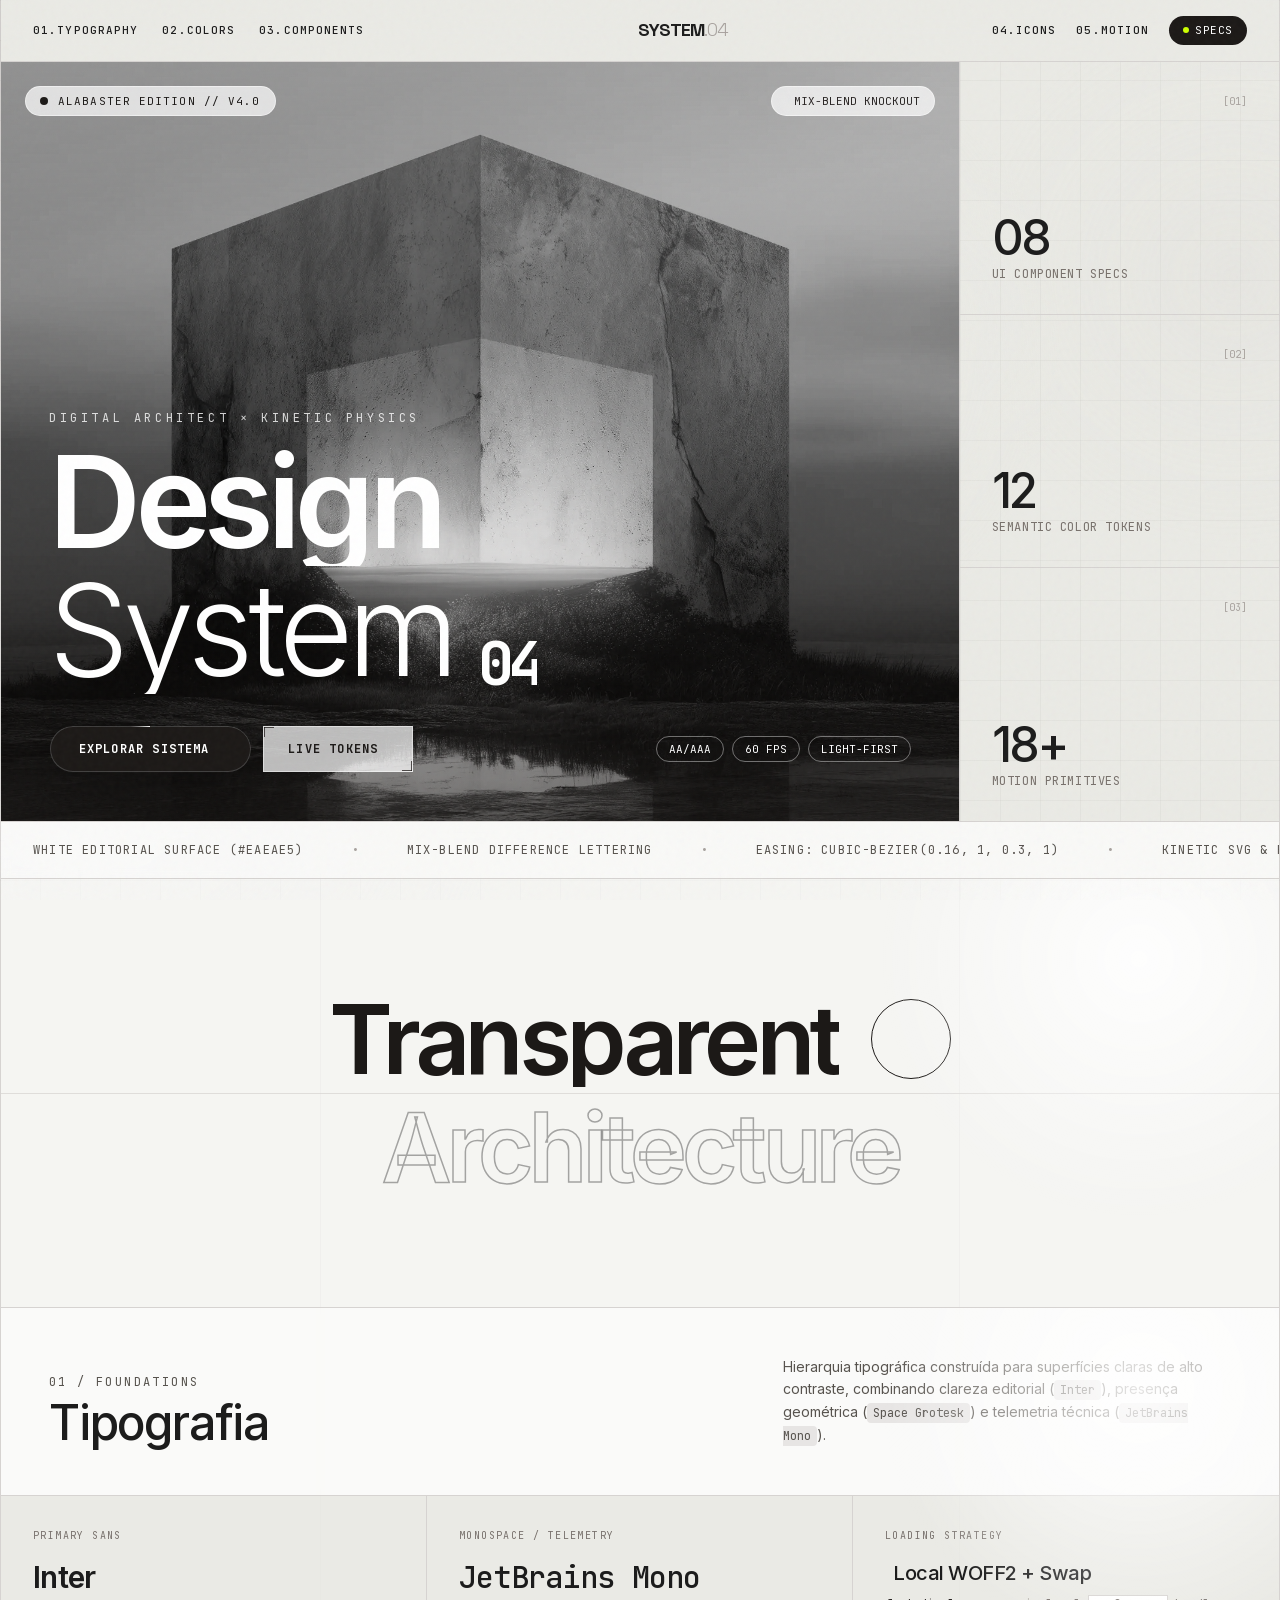
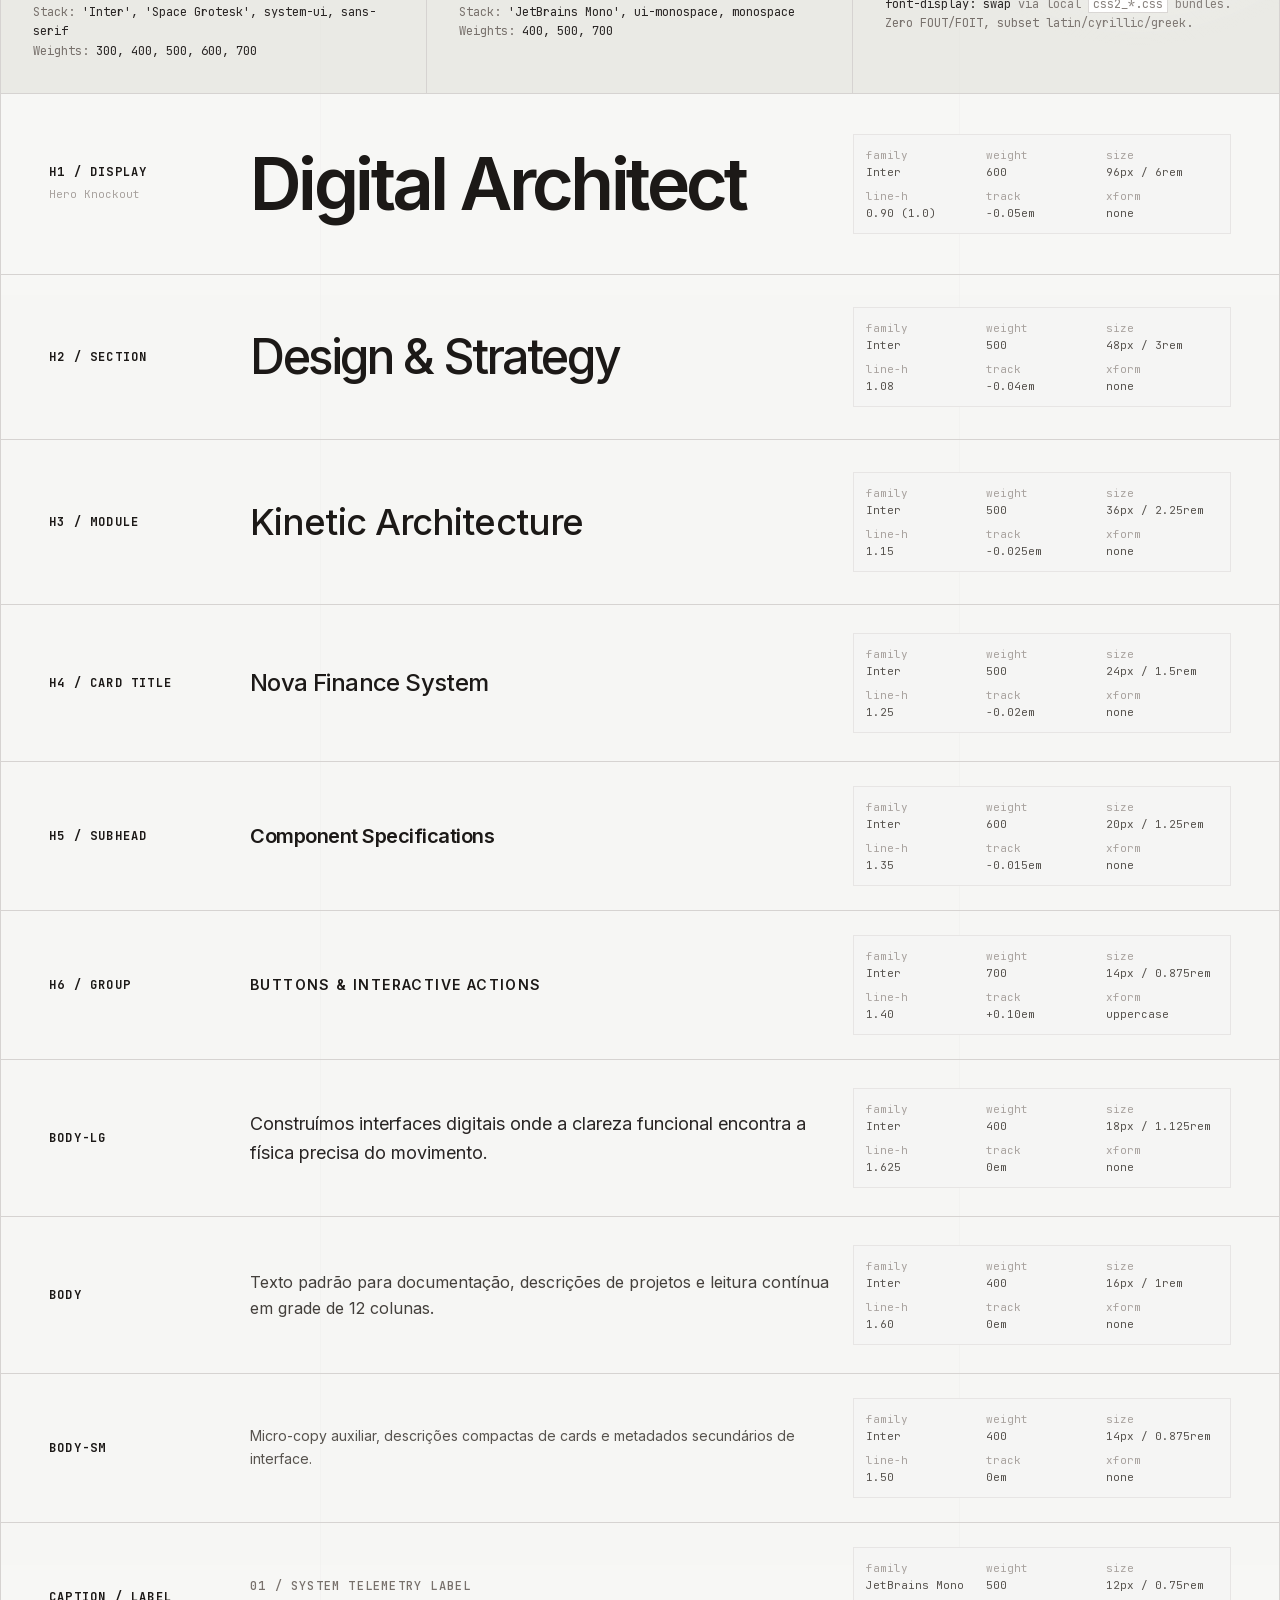
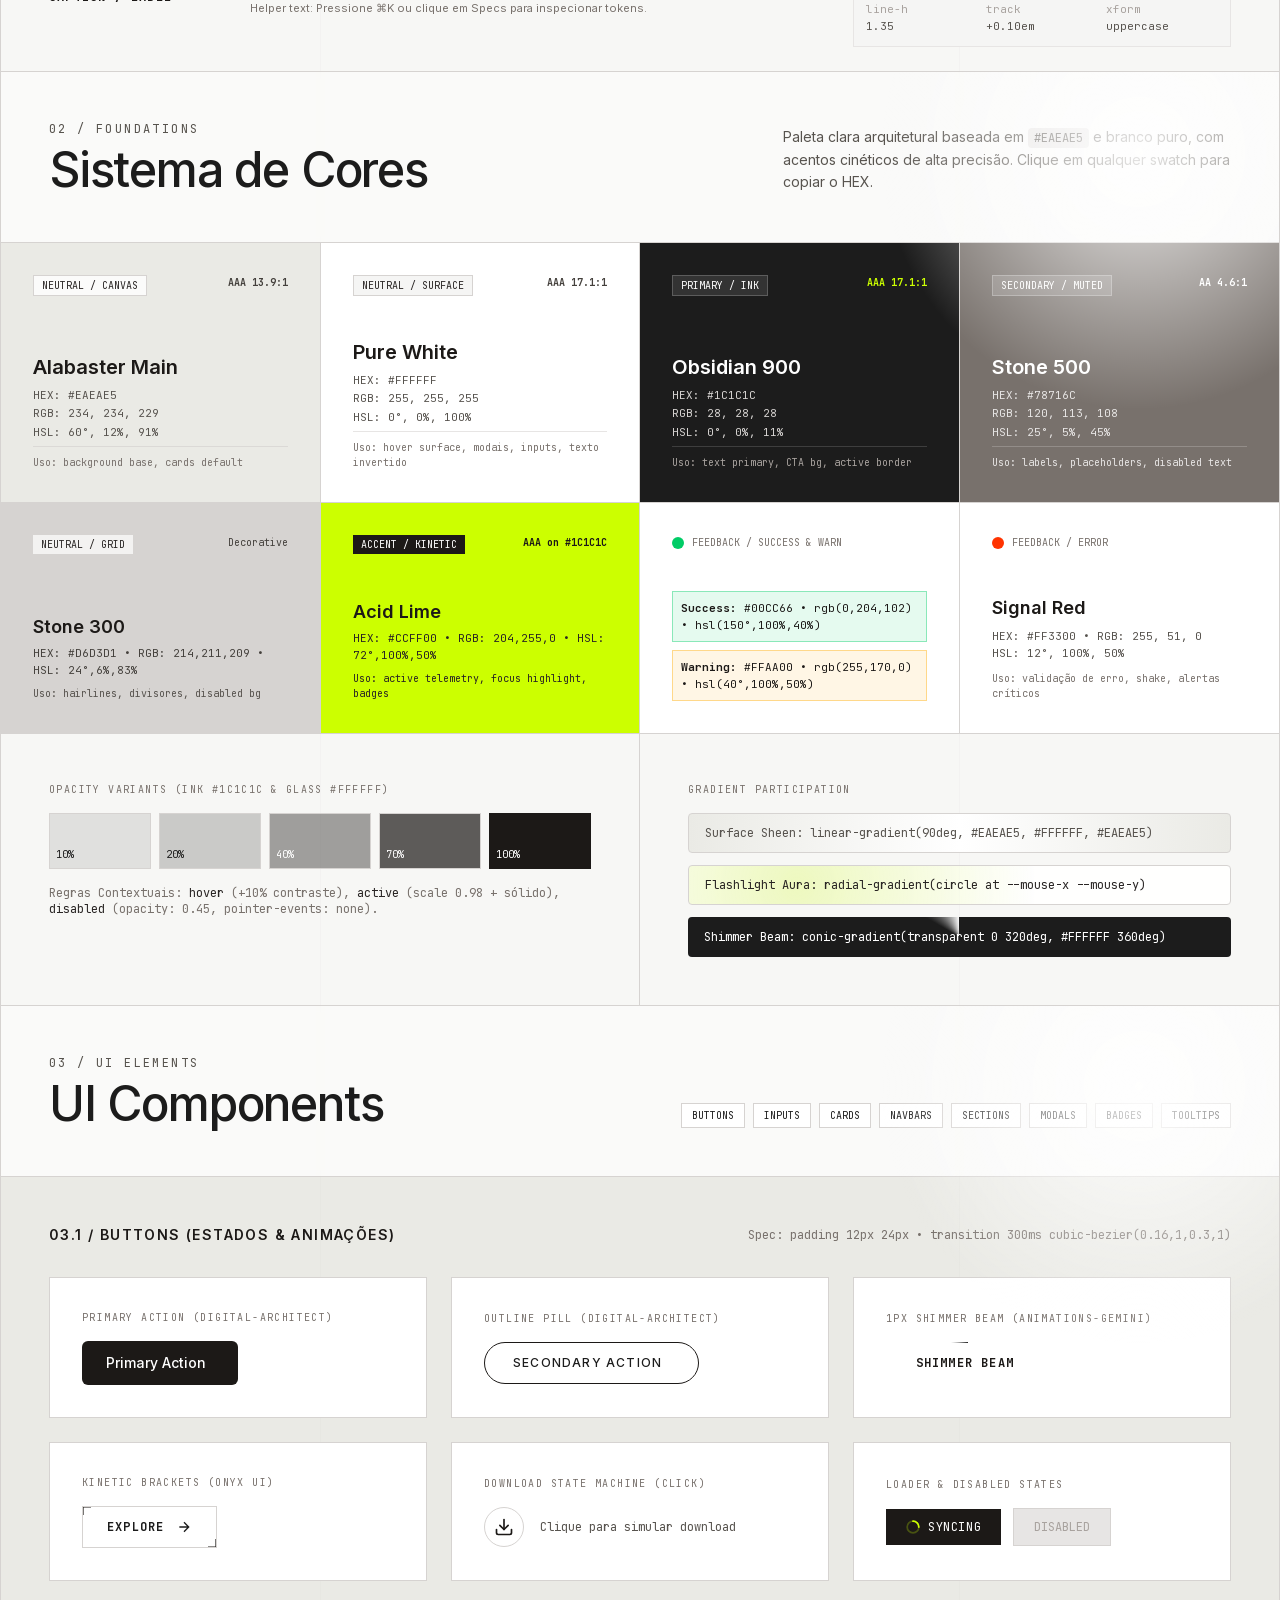
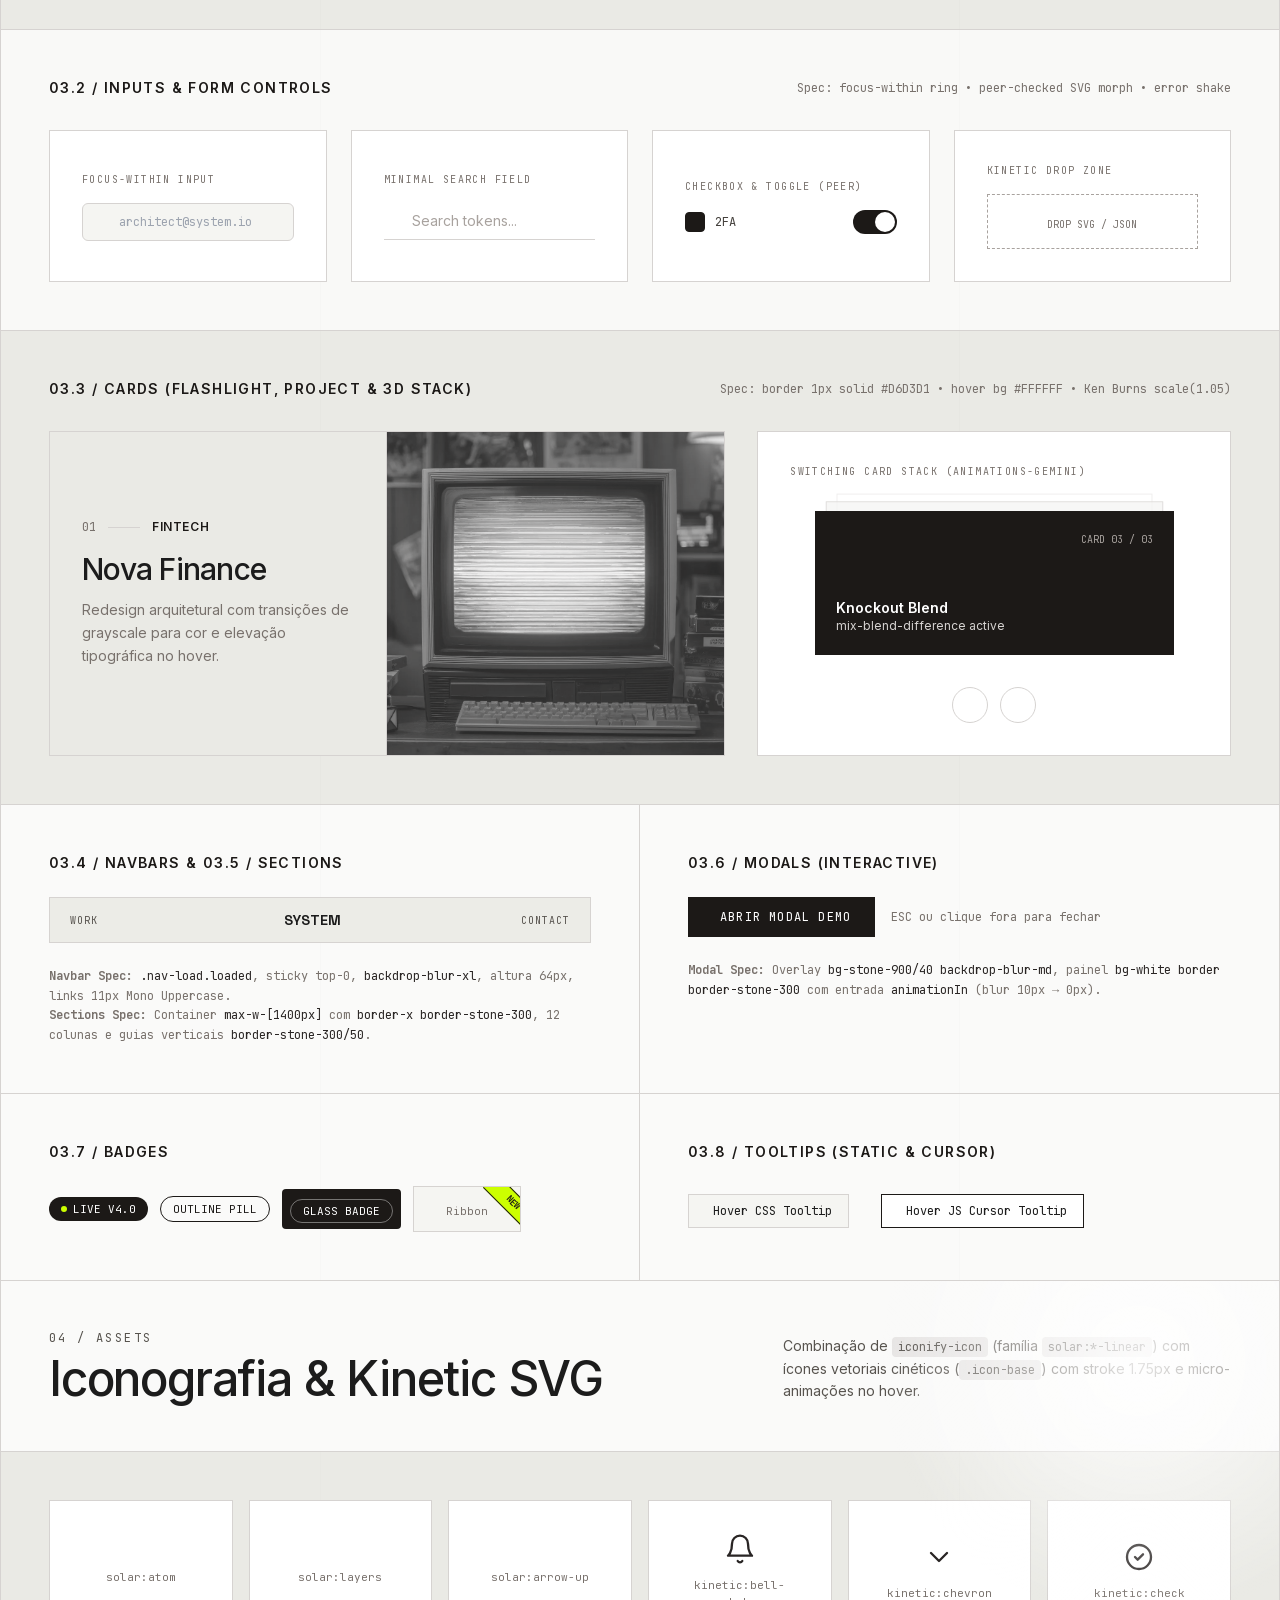
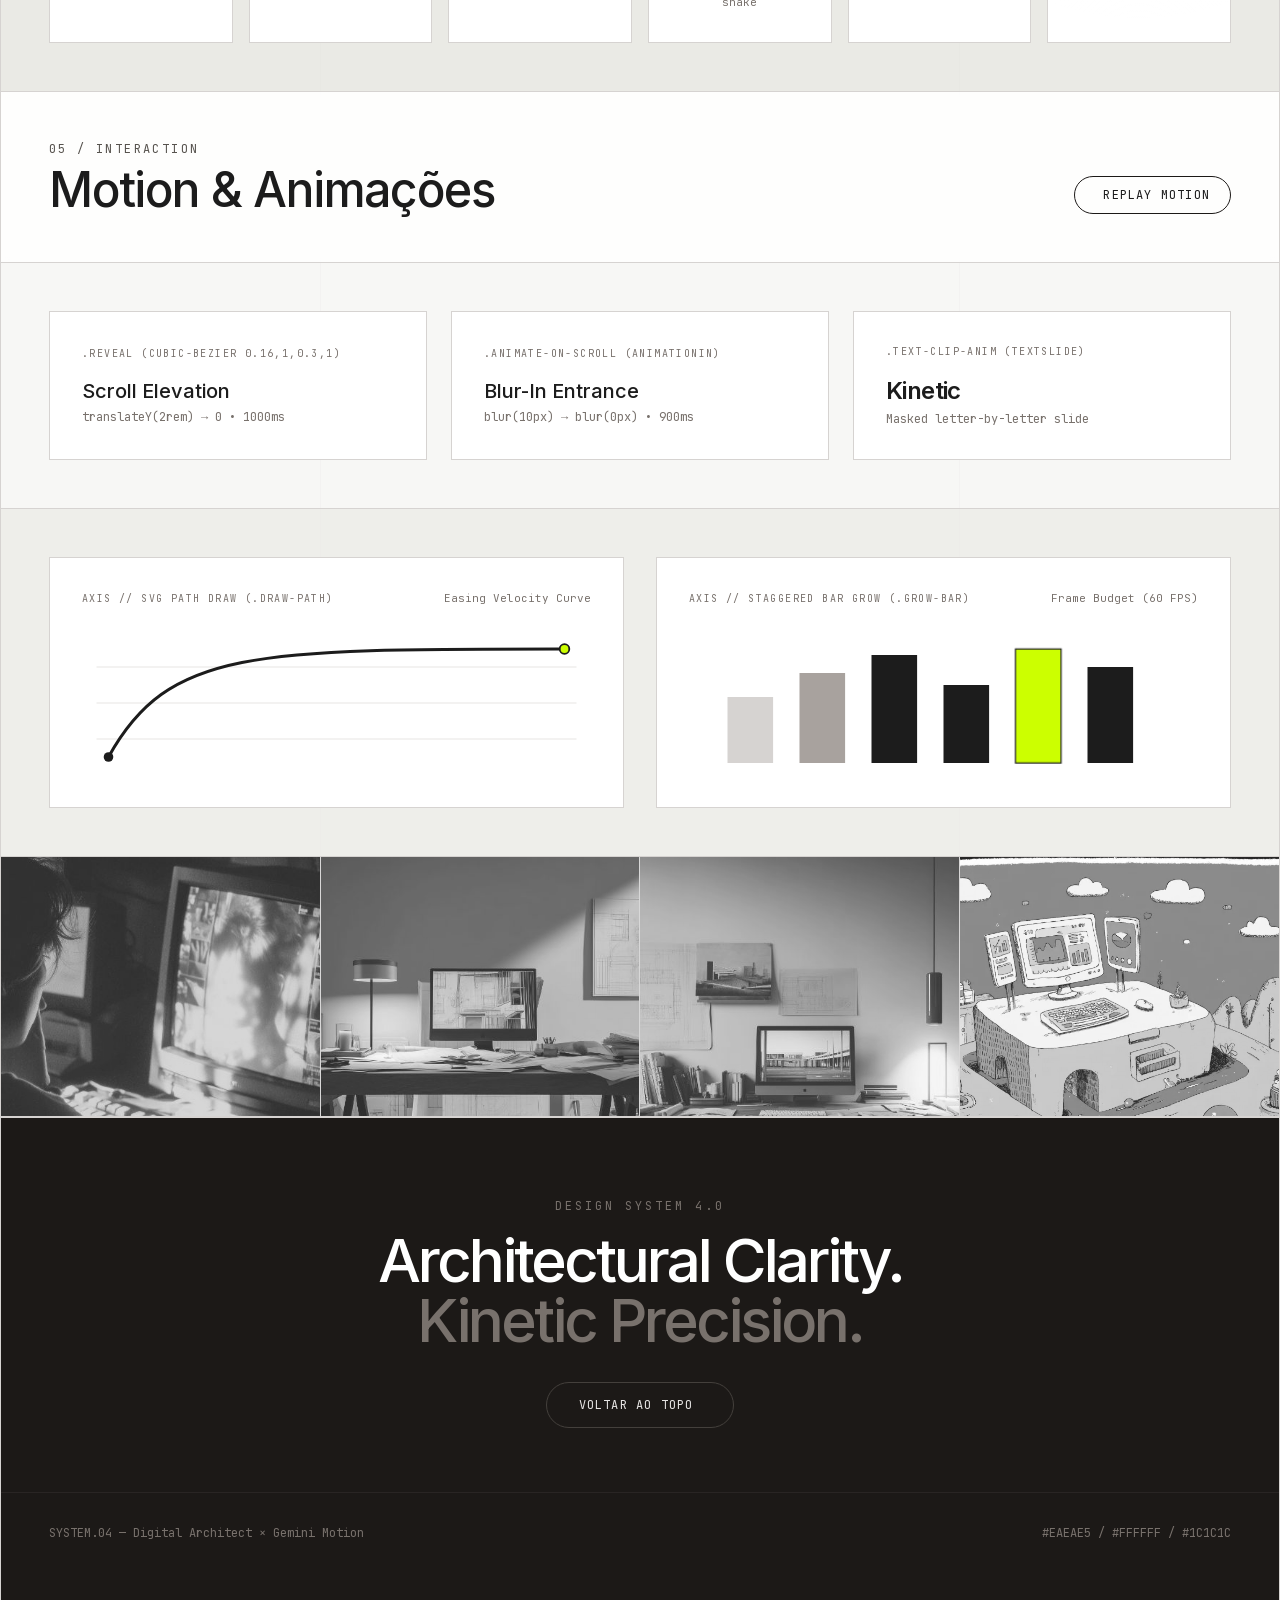
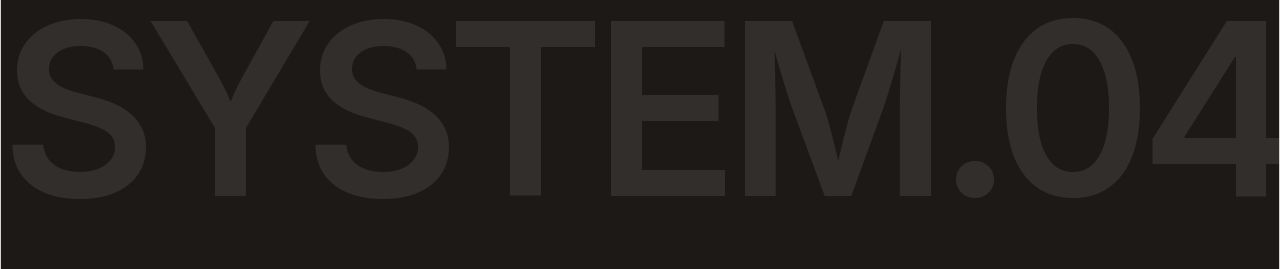
<file: assets/design-system4.html>
<!DOCTYPE html>
<html class="scroll-smooth" lang="pt-BR">

<head>
    <meta charset="utf-8" />
    <meta content="width=device-width, initial-scale=1.0" name="viewport" />
    <title>Design System 4.0 — Digital Architect × Kinetic Motion</title>

    <!-- Local Scripts & Fonts from Referenced Templates -->
    <script src="templates/digital-architect.aura.build/assets/resource_3fa48481346f.js"></script>
    <script src="templates/digital-architect.aura.build/assets/iconify-icon_d39ffc6e4c56.js"></script>
    <link href="templates/digital-architect.aura.build/assets/css2_19fd9cc6b396.css" rel="stylesheet" />
    <link href="templates/animations-gemini2/assets/css2_604c95cc5779.css" rel="stylesheet" />

    <script>
        tailwind.config = {
            theme: {
                extend: {
                    fontFamily: {
                        sans: ['Inter', 'Space Grotesk', 'system-ui', 'sans-serif'],
                        display: ['Space Grotesk', 'Inter', 'sans-serif'],
                        mono: ['JetBrains Mono', 'ui-monospace', 'SFMono-Regular', 'monospace'],
                    },
                    colors: {
                        alabaster: '#EAEAE5',
                        paper: '#F5F5F2',
                        obsidian: '#1C1C1C',
                        void: '#09090B',
                        acid: '#CCFF00',
                        accent: '#FF3300',
                        success: '#00CC66',
                        warning: '#FFAA00',
                        error: '#FF3300',
                        lime: '#CCFF00',
                    },
                    animation: {
                        'float': 'float 8s ease-in-out infinite',
                        'spin-slow': 'spin 12s linear infinite',
                        'morph': 'morph 8s ease-in-out infinite',
                        'draw': 'draw 0.6s ease-out forwards',
                        'grid-drift': 'gridDrift 24s linear infinite',
                        'pulse-ring': 'pulseRing 3s cubic-bezier(0.16, 1, 0.3, 1) infinite',
                    },
                    keyframes: {
                        float: {
                            '0%, 100%': { transform: 'translateY(0)' },
                            '50%': { transform: 'translateY(-10px)' }
                        },
                        morph: {
                            '0%, 100%': { borderRadius: '60% 40% 30% 70% / 60% 30% 70% 40%' },
                            '50%': { borderRadius: '30% 60% 70% 40% / 50% 60% 30% 60%' }
                        },
                        draw: {
                            'to': { strokeDashoffset: '0' }
                        },
                        gridDrift: {
                            '0%': { backgroundPosition: '0px 0px' },
                            '100%': { backgroundPosition: '40px 40px' }
                        },
                        pulseRing: {
                            '0%': { transform: 'scale(0.85)', opacity: '0.6' },
                            '100%': { transform: 'scale(1.6)', opacity: '0' }
                        }
                    }
                }
            }
        }
    </script>

    <style>
        /* =========================================================
           BASE & TOKENS (Digital Architect + Kinetic Variables)
           ========================================================= */
        :root {
            --bg-alabaster: #EAEAE5;
            --bg-white: #FFFFFF;
            --ink-primary: #1C1C1C;
            --ink-muted: #78716C;
            --border-stone: #D6D3D1;
            --ease-out: cubic-bezier(0.16, 1, 0.3, 1);
            --ease-elastic: cubic-bezier(0.34, 1.56, 0.64, 1);
        }

        body {
            font-family: 'Inter', sans-serif;
            background-color: #EAEAE5;
            color: #1C1C1C;
            overflow-x: hidden;
        }

        /* =========================================================
           ARCHITECTURAL BACKGROUNDS (Grid, Noise, Fog, Aura)
           ========================================================= */
        .bg-grid {
            background-size: 40px 40px;
            background-image:
                linear-gradient(to right, rgba(28, 28, 28, 0.045) 1px, transparent 1px),
                linear-gradient(to bottom, rgba(28, 28, 28, 0.045) 1px, transparent 1px);
            animation: gridDrift 28s linear infinite;
        }

        .noise {
            position: fixed;
            inset: 0;
            opacity: 0.03;
            pointer-events: none;
            z-index: 9998;
            background-image: url("data:image/svg+xml,%3Csvg viewBox='0 0 200 200' xmlns='http://www.w3.org/2000/svg'%3E%3Cfilter id='n'%3E%3CfeTurbulence type='fractalNoise' baseFrequency='0.85' numOctaves='3' stitchTiles='stitch'/%3E%3C/filter%3E%3Crect width='100%25' height='100%25' filter='url(%23n)'/%3E%3C/svg%3E");
        }

        .section-glow {
            position: relative;
            overflow: hidden;
        }

        .section-glow::after {
            content: "";
            position: absolute;
            width: 520px;
            height: 520px;
            border-radius: 9999px;
            background: radial-gradient(circle, rgba(255, 255, 255, 0.85) 0%, rgba(255, 255, 255, 0) 70%);
            pointer-events: none;
            z-index: 0;
            top: -180px;
            right: -120px;
            animation: float 10s ease-in-out infinite;
        }

        /* =========================================================
           REVEAL & TEXT ANIMATIONS (Digital Architect + Gemini 3)
           ========================================================= */
        .reveal {
            opacity: 0;
            transform: translateY(2rem);
            transition: all 1s var(--ease-out);
        }

        .reveal.active {
            opacity: 1;
            transform: translateY(0);
        }

        /* Masked Text Reveal */
        .text-reveal-wrapper {
            overflow: hidden;
            display: inline-block;
            vertical-align: bottom;
        }

        .text-reveal-content {
            transform: translateY(110%);
            opacity: 0;
            transition: transform 1.2s var(--ease-out), opacity 1.2s ease;
            display: block;
        }

        .reveal-active .text-reveal-content {
            transform: translateY(0);
            opacity: 1;
        }

        /* Blur-In Scroll Animation (from animations-gemini) */
        @keyframes animationIn {
            0% {
                opacity: 0;
                transform: translateY(28px);
                filter: blur(10px);
            }
            100% {
                opacity: 1;
                transform: translateY(0);
                filter: blur(0px);
            }
        }

        .animate-on-scroll {
            animation-play-state: paused !important;
        }

        .animate-on-scroll.animate {
            animation-play-state: running !important;
        }

        /* Clip-Path Letter Slide (from animations-gemini) */
        @keyframes textSlide {
            0% {
                transform: translateY(110%);
                opacity: 0;
            }
            100% {
                transform: translateY(0);
                opacity: 1;
            }
        }

        .text-clip-anim span {
            display: inline-block;
            animation: textSlide 0.9s var(--ease-out) forwards;
            opacity: 0;
        }

        /* Stagger Delays */
        .delay-100 { transition-delay: 0.1s; animation-delay: 0.1s; }
        .delay-200 { transition-delay: 0.2s; animation-delay: 0.2s; }
        .delay-300 { transition-delay: 0.3s; animation-delay: 0.3s; }
        .delay-500 { transition-delay: 0.5s; animation-delay: 0.5s; }
        .delay-700 { transition-delay: 0.7s; animation-delay: 0.7s; }

        /* =========================================================
           HERO CAROUSEL & KEN BURNS
           ========================================================= */
        .carousel-slide {
            position: absolute;
            inset: 0;
            transition: opacity 1.5s ease-in-out;
            opacity: 0;
            overflow: hidden;
        }

        .carousel-slide.active {
            opacity: 1;
        }

        .carousel-slide img {
            transform: scale(1);
            transition: transform 10s ease-out;
        }

        .carousel-slide.active img {
            transform: scale(1.1);
        }

        /* =========================================================
           MARQUEE & DIVIDERS
           ========================================================= */
        .marquee-container {
            display: flex;
            overflow: hidden;
            user-select: none;
        }

        .marquee-content {
            flex-shrink: 0;
            display: flex;
            justify-content: space-around;
            min-width: 100%;
            animation: scroll 40s linear infinite;
        }

        @keyframes scroll {
            from { transform: translateX(0); }
            to { transform: translateX(-100%); }
        }

        .section-divider {
            width: 100%;
            height: 1px;
            background: linear-gradient(to right, transparent, #1C1C1C, transparent);
            opacity: 0.25;
        }

        .section-header {
            font-family: 'JetBrains Mono', monospace;
            font-size: 0.75rem;
            color: #57534E;
            text-transform: uppercase;
            letter-spacing: 0.2em;
        }

        /* =========================================================
           NAV LOAD ANIMATION
           ========================================================= */
        .nav-load {
            opacity: 0;
            transform: translateY(-10px);
            transition: all 0.8s ease-out;
        }

        .nav-load.loaded {
            opacity: 1;
            transform: translateY(0);
        }

        /* =========================================================
           SHIMMER BEAM & FLASHLIGHT & GLASS (animations-gemini)
           ========================================================= */
        @keyframes shimmer {
            from { transform: translateX(-100%) skewX(-15deg); }
            to { transform: translateX(200%) skewX(-15deg); }
        }

        .flashlight-card {
            position: relative;
        }

        .flashlight-card::before {
            content: "";
            position: absolute;
            inset: 0px;
            background: radial-gradient(
                520px circle at var(--mouse-x, 50%) var(--mouse-y, 50%),
                rgba(255, 255, 255, 0.9),
                rgba(204, 255, 0, 0.12) 25%,
                transparent 50%
            );
            opacity: 0;
            transition: opacity 0.4s;
            pointer-events: none;
            z-index: 1;
        }

        .flashlight-card:hover::before {
            opacity: 1;
        }

        .glass-panel {
            background: rgba(255, 255, 255, 0.72);
            backdrop-filter: blur(20px);
            -webkit-backdrop-filter: blur(20px);
        }

        [style*="--border-gradient"]::before {
            content: "";
            position: absolute;
            inset: 0;
            padding: 1px;
            border-radius: var(--border-radius-before, inherit);
            -webkit-mask: linear-gradient(#fff 0 0) content-box, linear-gradient(#fff 0 0);
            -webkit-mask-composite: xor;
            mask-composite: exclude;
            background: var(--border-gradient);
            pointer-events: none;
        }

        /* =========================================================
           TRANSPARENT / KNOCKOUT LETTERING UTILITIES
           ========================================================= */
        .lettering-knockout {
            color: #FFFFFF;
            mix-blend-mode: difference;
        }

        .lettering-outline {
            color: transparent;
            -webkit-text-stroke: 1.5px rgba(28, 28, 28, 0.38);
            transition: all 0.5s var(--ease-out);
        }

        .lettering-outline:hover {
            color: #1C1C1C;
            -webkit-text-stroke: 1.5px #1C1C1C;
        }

        /* =========================================================
           KINETIC MICRO-INTERACTIONS & SVG (animations-gemini2)
           ========================================================= */
        .comp-card {
            background: #FFFFFF;
            border: 1px solid #D6D3D1;
            padding: 2rem;
            position: relative;
            display: flex;
            flex-direction: column;
            justify-content: center;
            transition: border-color 0.3s, box-shadow 0.3s, transform 0.3s var(--ease-out);
        }

        .comp-card:hover {
            border-color: #1C1C1C;
            box-shadow: 0 12px 32px -12px rgba(28, 28, 28, 0.08);
        }

        .comp-label {
            font-family: 'JetBrains Mono', monospace;
            font-size: 10px;
            letter-spacing: 0.14em;
            text-transform: uppercase;
            color: #78716C;
            margin-bottom: 1rem;
            display: block;
        }

        .icon-base {
            fill: none;
            stroke: currentColor;
            stroke-width: 1.75;
            stroke-linecap: round;
            stroke-linejoin: round;
            transition: all 0.25s cubic-bezier(0.4, 0, 0.2, 1);
        }

        .icon-card:hover .icon-base {
            transform: scale(1.12);
            stroke: #1C1C1C;
        }

        .draw-path {
            stroke-dasharray: 1000;
            stroke-dashoffset: 1000;
            animation: dash 2s var(--ease-out) forwards;
        }

        .grow-bar {
            transform-origin: bottom;
            transform: scaleY(0);
            animation: grow 1.1s var(--ease-out) forwards;
        }

        @keyframes dash { to { stroke-dashoffset: 0; } }
        @keyframes grow { to { transform: scaleY(1); } }
        @keyframes shake {
            10%, 90% { transform: translate3d(-1px, 0, 0); }
            20%, 80% { transform: translate3d(2px, 0, 0); }
            30%, 50%, 70% { transform: translate3d(-4px, 0, 0); }
            40%, 60% { transform: translate3d(4px, 0, 0); }
        }
        @keyframes pop {
            0% { transform: scale(1); }
            50% { transform: scale(1.35); }
            100% { transform: scale(1); }
        }

        /* Download micro-interaction states */
        .dl-track, .dl-progress, .dl-check { transition: opacity 0.3s ease; }
        .dl-check { opacity: 0; transform: scale(0.5); transition: all 0.3s var(--ease-elastic); }
        .downloading .dl-arrow-group { opacity: 0; }
        .downloading .dl-track, .downloading .dl-progress { opacity: 1; }
        .downloading .dl-progress {
            stroke-dasharray: 63;
            stroke-dashoffset: 63;
            animation: dlSpin 1.2s ease-in-out forwards;
        }
        .download-done .dl-arrow-group, .download-done .dl-track, .download-done .dl-progress { opacity: 0; }
        .download-done .dl-check { opacity: 1; transform: scale(1); }
        @keyframes dlSpin { to { stroke-dashoffset: 0; } }

        /* Tooltip */
        .tooltip-box {
            transform: translateY(6px) scale(0.95);
            opacity: 0;
            pointer-events: none;
            transition: all 0.25s var(--ease-out);
        }

        .group:hover .tooltip-box {
            transform: translateY(0) scale(1);
            opacity: 1;
        }

        #tooltip {
            position: fixed;
            background: rgba(28, 28, 28, 0.94);
            backdrop-filter: blur(8px);
            border: 1px solid rgba(255, 255, 255, 0.14);
            padding: 6px 10px;
            border-radius: 4px;
            font-family: 'JetBrains Mono', monospace;
            font-size: 11px;
            color: #FFFFFF;
            pointer-events: none;
            opacity: 0;
            transition: opacity 0.18s ease;
            z-index: 9999;
            box-shadow: 0 8px 24px rgba(0, 0, 0, 0.18);
        }

        /* Iconify alignment */
        iconify-icon {
            display: inline-flex;
            align-items: center;
            justify-content: center;
            vertical-align: middle;
        }

        .parallax-element { will-change: transform; }
        .no-scrollbar::-webkit-scrollbar { display: none; }
    </style>
</head>

<body class="antialiased min-h-screen selection:bg-stone-900 selection:text-white bg-[#EAEAE5] text-[#1C1C1C]">
    <!-- Subtle Film Noise Overlay (animations-gemini2) -->
    <div class="noise"></div>
    <!-- Floating Dynamic Tooltip (animations-gemini2) -->
    <div id="tooltip"></div>

    <!-- Main Architectural Container -->
    <div class="max-w-[1400px] mx-auto border-x border-stone-300 relative bg-[#EAEAE5] overflow-hidden">

        <!-- Animated Background Grid & Atmospheric Fog Canvas -->
        <div class="fixed inset-0 pointer-events-none bg-grid opacity-70 z-0"></div>
        <canvas id="fog-canvas-sec12" class="fixed inset-0 pointer-events-none z-0 opacity-50"></canvas>

        <!-- Vertical Grid Guide Lines (digital-architect) -->
        <div class="absolute inset-0 pointer-events-none grid grid-cols-1 md:grid-cols-12 gap-0 z-0 h-full w-full">
            <div class="hidden md:block md:col-span-3 border-r border-stone-300/50 h-full"></div>
            <div class="hidden md:block md:col-span-6 border-r border-stone-300/50 h-full"></div>
            <div class="hidden md:block md:col-span-3 h-full"></div>
        </div>

        <!-- =========================================================
             NAVBAR (Sticky Architectural System Nav)
             ========================================================= -->
        <header class="sticky top-0 z-50 border-b border-stone-300 bg-[#EAEAE5]/85 backdrop-blur-xl nav-load">
            <div class="flex justify-between items-center px-4 md:px-8 py-4">
                <div class="flex items-center gap-6">
                    <a class="text-[11px] font-mono font-medium tracking-widest uppercase hover:text-stone-500 transition-colors"
                        href="#typography">01.Typography</a>
                    <a class="text-[11px] font-mono font-medium tracking-widest uppercase hover:text-stone-500 transition-colors"
                        href="#colors">02.Colors</a>
                    <a class="text-[11px] font-mono font-medium tracking-widest uppercase hidden md:block hover:text-stone-500 transition-colors"
                        href="#components">03.Components</a>
                </div>

                <a href="#" class="flex items-center gap-2.5 group cursor-pointer">
                    <iconify-icon class="text-xl text-stone-900 group-hover:rotate-180 transition-transform duration-700"
                        icon="solar:atom-linear"></iconify-icon>
                    <span class="font-display font-bold tracking-tighter text-base md:text-lg">SYSTEM<span class="text-stone-400 font-light">.04</span></span>
                </a>

                <div class="flex items-center gap-5">
                    <a class="text-[11px] font-mono font-medium tracking-widest uppercase hidden md:block hover:text-stone-500 transition-colors"
                        href="#icons">04.Icons</a>
                    <a class="text-[11px] font-mono font-medium tracking-widest uppercase hidden sm:block hover:text-stone-500 transition-colors"
                        href="#motion">05.Motion</a>
                    <button onclick="openModal('spec-modal')"
                        class="px-3.5 py-1.5 bg-stone-900 text-white text-[11px] font-mono uppercase tracking-wider rounded-full hover:bg-stone-700 transition-all flex items-center gap-1.5">
                        <span class="w-1.5 h-1.5 rounded-full bg-acid animate-pulse"></span>
                        Specs
                    </button>
                </div>
            </div>
        </header>

        <!-- =========================================================
             0) HERO — FIRST FOLD SHOWCASE
             ========================================================= -->
        <section class="relative z-10 grid grid-cols-1 md:grid-cols-12 border-b border-stone-300 min-h-[760px]">
            <!-- Left 9 Cols: Carousel + Transparent Knockout Lettering + Shimmer CTA -->
            <div class="col-span-1 md:col-span-9 border-b md:border-b-0 md:border-r border-stone-300 relative group overflow-hidden bg-stone-200 min-h-[540px]">
                <!-- Multi-slide Ken Burns Carousel -->
                <div class="w-full h-full relative" id="hero-carousel">
                    <div class="carousel-slide active">
                        <img alt="Architectural Study 01"
                            class="w-full h-full object-cover grayscale contrast-125 parallax-img" data-speed="0.05"
                            src="templates/digital-architect.aura.build/assets/c7fa69dd-d7fb-48f2-a866-ef3663_f6b789593f38.webp" />
                    </div>
                    <div class="carousel-slide">
                        <img alt="Architectural Study 02"
                            class="w-full h-full object-cover grayscale contrast-125 parallax-img" data-speed="0.05"
                            src="templates/digital-architect.aura.build/assets/6c710de5-9712-4c8e-a7db-59ac54_b647957b5aa5.webp" />
                    </div>
                    <div class="carousel-slide">
                        <img alt="Architectural Study 03"
                            class="w-full h-full object-cover grayscale contrast-125 parallax-img" data-speed="0.05"
                            src="templates/digital-architect.aura.build/assets/62cc53b7-3355-4618-b7fa-3283f6_a6d3415bc434.webp" />
                    </div>
                </div>

                <!-- Atmospheric Vignette & Subtle White Top Wash -->
                <div class="absolute inset-0 bg-gradient-to-b from-white/30 via-transparent to-stone-900/55 pointer-events-none"></div>

                <!-- Top Floating Glass Telemetry Bar -->
                <div class="absolute top-6 left-6 right-6 flex justify-between items-center z-20">
                    <div class="px-3.5 py-1.5 rounded-full glass-panel border border-white/50 flex items-center gap-2.5 animate-on-scroll [animation:animationIn_0.8s_ease-out_0.1s_both] animate">
                        <span class="w-2 h-2 rounded-full bg-stone-900 animate-pulse"></span>
                        <span class="text-[11px] font-mono uppercase tracking-widest text-stone-900">Alabaster Edition // v4.0</span>
                    </div>
                    <div class="hidden sm:flex items-center gap-2 px-3.5 py-1.5 rounded-full glass-panel border border-white/50 text-[11px] font-mono text-stone-800 animate-on-scroll [animation:animationIn_0.8s_ease-out_0.2s_both] animate">
                        <iconify-icon icon="solar:layers-minimalistic-linear" class="text-sm"></iconify-icon>
                        <span>MIX-BLEND KNOCKOUT</span>
                    </div>
                </div>

                <!-- Center-Bottom Hero Content with Transparent Knockout Lettering -->
                <div class="absolute bottom-8 left-6 right-6 md:bottom-12 md:left-12 md:right-12 z-20 flex flex-col gap-6">
                    <!-- Transparent / Difference Knockout Title -->
                    <div class="text-white mix-blend-difference select-none">
                        <span class="text-xs font-mono uppercase tracking-[0.3em] block mb-3 opacity-80">
                            Digital Architect × Kinetic Physics
                        </span>
                        <h1 class="text-6xl sm:text-7xl md:text-9xl font-semibold tracking-tighter leading-[0.88]" id="hero-title">
                            <span class="text-reveal-wrapper"><span class="text-reveal-content delay-200">Design</span></span>
                            <br class="hidden sm:block" />
                            <span class="text-reveal-wrapper"><span class="text-reveal-content delay-300 font-light">System</span></span>
                            <span class="text-reveal-wrapper"><span class="text-reveal-content delay-500 font-mono text-4xl md:text-6xl align-top opacity-80">04</span></span>
                        </h1>
                    </div>

                    <!-- Glass Badges + Shimmer Beam Primary CTA + Kinetic Button -->
                    <div class="flex flex-wrap items-center justify-between gap-6 pt-2">
                        <div class="flex flex-wrap items-center gap-3 reveal delay-500 hero-badge">
                            <!-- Shimmer Beam Pill Button (from animations-gemini) -->
                            <div class="relative group">
                                <div class="-inset-1.5 group-hover:opacity-100 transition duration-500 bg-white/40 opacity-0 rounded-full absolute blur-lg pointer-events-none"></div>
                                <a href="#typography"
                                    class="group relative z-10 inline-flex items-center justify-center overflow-hidden rounded-full p-[1.5px] leading-none shadow-xl">
                                    <span class="absolute inset-[-1000%] animate-[spin_2.5s_linear_infinite] bg-[conic-gradient(from_0deg,transparent_0_320deg,#FFFFFF_360deg)]"></span>
                                    <span class="relative flex h-full w-full items-center rounded-full bg-stone-900 px-7 py-3.5 ring-1 ring-white/20">
                                        <span class="absolute inset-0 overflow-hidden rounded-full">
                                            <span class="absolute top-0 left-0 h-full w-full -skew-x-12 bg-gradient-to-r from-transparent via-white/25 to-transparent opacity-0 group-hover:animate-[shimmer_1.4s_infinite] group-hover:opacity-100"></span>
                                        </span>
                                        <span class="relative z-10 text-xs font-mono font-bold uppercase tracking-widest text-white">Explorar Sistema</span>
                                        <iconify-icon class="relative z-10 ml-3 text-lg text-acid group-hover:translate-x-1 transition-transform" icon="solar:arrow-right-linear"></iconify-icon>
                                    </span>
                                </a>
                            </div>

                            <!-- Kinetic Corner-Bracket Button (from animations-gemini2 ONYX UI) -->
                            <button onclick="openModal('spec-modal')"
                                class="group relative px-6 py-3.5 glass-panel border border-white/50 text-stone-900 hover:bg-white transition-all flex items-center gap-2.5">
                                <span class="text-xs font-mono font-bold tracking-widest uppercase">Live Tokens</span>
                                <iconify-icon icon="solar:code-square-linear" class="text-base group-hover:rotate-12 transition-transform"></iconify-icon>
                                <svg class="absolute top-0 left-0 w-2.5 h-2.5 text-stone-900" viewBox="0 0 10 10"><path d="M0 10V0H10" fill="none" stroke="currentColor" stroke-width="1.5"></path></svg>
                                <svg class="absolute bottom-0 right-0 w-2.5 h-2.5 text-stone-900" viewBox="0 0 10 10"><path d="M10 0V10H0" fill="none" stroke="currentColor" stroke-width="1.5"></path></svg>
                            </button>
                        </div>

                        <!-- Glass Pill Metadata -->
                        <div class="flex items-center gap-2 reveal delay-700 hero-badge">
                            <span class="px-3 py-1 border border-white/40 rounded-full text-[11px] font-mono uppercase backdrop-blur-md text-white">AA/AAA</span>
                            <span class="px-3 py-1 border border-white/40 rounded-full text-[11px] font-mono uppercase backdrop-blur-md text-white">60 FPS</span>
                            <span class="px-3 py-1 border border-white/40 rounded-full text-[11px] font-mono uppercase backdrop-blur-md text-white">Light-First</span>
                        </div>
                    </div>
                </div>
            </div>

            <!-- Right 3 Cols: Interactive Flashlight Stat Tiles -->
            <div class="col-span-1 md:col-span-3 grid grid-rows-3 h-full min-h-[540px]">
                <!-- Stat 1 -->
                <div class="row-span-1 border-b border-stone-300 p-8 flex flex-col justify-between reveal delay-300 hero-stat group hover:bg-white transition-colors flashlight-card"
                    onmousemove="trackFlashlight(event, this)">
                    <div class="relative z-10 flex items-center justify-between">
                        <iconify-icon class="text-3xl text-stone-400 group-hover:text-stone-900 transition-colors" icon="solar:layers-minimalistic-linear"></iconify-icon>
                        <span class="text-[10px] font-mono text-stone-400 uppercase">[01]</span>
                    </div>
                    <div class="relative z-10">
                        <h2 class="text-5xl font-medium tracking-tighter">08</h2>
                        <span class="text-xs font-mono text-stone-500 mt-1 block uppercase tracking-wider">UI Component Specs</span>
                    </div>
                </div>

                <!-- Stat 2 -->
                <div class="row-span-1 border-b border-stone-300 p-8 flex flex-col justify-between reveal delay-500 hero-stat group hover:bg-white transition-colors flashlight-card"
                    onmousemove="trackFlashlight(event, this)">
                    <div class="relative z-10 flex items-center justify-between">
                        <iconify-icon class="text-3xl text-stone-400 group-hover:text-stone-900 transition-colors" icon="solar:palette-linear"></iconify-icon>
                        <span class="text-[10px] font-mono text-stone-400 uppercase">[02]</span>
                    </div>
                    <div class="relative z-10">
                        <h2 class="text-5xl font-medium tracking-tighter">12</h2>
                        <span class="text-xs font-mono text-stone-500 mt-1 block uppercase tracking-wider">Semantic Color Tokens</span>
                    </div>
                </div>

                <!-- Stat 3 -->
                <div class="row-span-1 p-8 flex flex-col justify-between reveal delay-700 hero-stat group hover:bg-white transition-colors relative overflow-hidden flashlight-card"
                    onmousemove="trackFlashlight(event, this)">
                    <div class="relative z-10 flex items-center justify-between">
                        <iconify-icon class="text-3xl text-stone-400 group-hover:text-stone-900 transition-colors" icon="solar:magic-stick-3-linear"></iconify-icon>
                        <span class="text-[10px] font-mono text-stone-400 uppercase">[03]</span>
                    </div>
                    <div class="relative z-10">
                        <h2 class="text-5xl font-medium tracking-tighter">18+</h2>
                        <span class="text-xs font-mono text-stone-500 mt-1 block uppercase tracking-wider">Motion Primitives</span>
                    </div>
                    <div class="absolute top-4 right-4 animate-spin-slow pointer-events-none">
                        <iconify-icon class="text-stone-200 text-6xl opacity-40 group-hover:opacity-100 transition-opacity duration-700" icon="solar:star-fall-linear"></iconify-icon>
                    </div>
                </div>
            </div>
        </section>

        <!-- Infinite Marquee Strip -->
        <div class="relative z-10 border-b border-stone-300 overflow-hidden py-5 bg-white/70 backdrop-blur-sm">
            <div class="marquee-container">
                <div class="marquee-content items-center">
                    <span class="text-xs font-mono uppercase tracking-widest text-stone-600 mx-8">White Editorial Surface (#EAEAE5)</span>
                    <span class="text-xs font-mono text-stone-400 mx-4">•</span>
                    <span class="text-xs font-mono uppercase tracking-widest text-stone-600 mx-8">Mix-Blend Difference Lettering</span>
                    <span class="text-xs font-mono text-stone-400 mx-4">•</span>
                    <span class="text-xs font-mono uppercase tracking-widest text-stone-600 mx-8">Easing: cubic-bezier(0.16, 1, 0.3, 1)</span>
                    <span class="text-xs font-mono text-stone-400 mx-4">•</span>
                    <span class="text-xs font-mono uppercase tracking-widest text-stone-600 mx-8">Kinetic SVG &amp; Flashlight Cards</span>
                    <span class="text-xs font-mono text-stone-400 mx-4">•</span>
                </div>
                <div class="marquee-content items-center" aria-hidden="true">
                    <span class="text-xs font-mono uppercase tracking-widest text-stone-600 mx-8">White Editorial Surface (#EAEAE5)</span>
                    <span class="text-xs font-mono text-stone-400 mx-4">•</span>
                    <span class="text-xs font-mono uppercase tracking-widest text-stone-600 mx-8">Mix-Blend Difference Lettering</span>
                    <span class="text-xs font-mono text-stone-400 mx-4">•</span>
                    <span class="text-xs font-mono uppercase tracking-widest text-stone-600 mx-8">Easing: cubic-bezier(0.16, 1, 0.3, 1)</span>
                    <span class="text-xs font-mono text-stone-400 mx-4">•</span>
                    <span class="text-xs font-mono uppercase tracking-widest text-stone-600 mx-8">Kinetic SVG &amp; Flashlight Cards</span>
                    <span class="text-xs font-mono text-stone-400 mx-4">•</span>
                </div>
            </div>
        </div>

        <!-- Architectural Transparent Lettering Banner (inspired by digital-architect index.html) -->
        <section class="relative z-10 py-20 md:py-28 border-b border-stone-300 overflow-hidden bg-white/50 section-glow">
            <div class="max-w-5xl mx-auto px-6 flex flex-col items-center gap-3 reveal">
                <div class="flex flex-wrap items-center justify-center gap-4 md:gap-8">
                    <h2 class="text-5xl sm:text-7xl md:text-8xl font-semibold tracking-tighter text-stone-900">
                        <span class="text-reveal-wrapper"><span class="text-reveal-content">Transparent</span></span>
                    </h2>
                    <a href="#typography"
                        class="w-14 h-14 md:w-20 md:h-20 border border-stone-900 rounded-full flex items-center justify-center bg-transparent hover:bg-stone-900 hover:text-white transition-all duration-500 group">
                        <iconify-icon class="text-2xl md:text-3xl group-hover:translate-y-1 transition-transform" icon="solar:arrow-down-linear"></iconify-icon>
                    </a>
                </div>
                <h2 class="text-5xl sm:text-7xl md:text-8xl font-semibold tracking-tighter lettering-outline cursor-default">
                    Architecture
                </h2>
            </div>
            <div class="absolute top-1/2 left-0 w-full h-px bg-stone-300/70 -z-10"></div>
            <div class="absolute top-8 right-[8%] opacity-15 parallax-element pointer-events-none" data-speed="-0.03">
                <iconify-icon class="text-9xl text-stone-900" icon="solar:record-circle-linear"></iconify-icon>
            </div>
        </section>

        <!-- =========================================================
             1) TIPOGRAFIA (Full Spec & Live Scale)
             ========================================================= -->
        <section id="typography" class="relative z-10 border-b border-stone-300 section-glow">
            <div class="p-8 md:p-12 border-b border-stone-300 bg-white/75 backdrop-blur-sm flex flex-col md:flex-row md:items-end justify-between gap-6">
                <div>
                    <span class="section-header block mb-2">01 / Foundations</span>
                    <h2 class="text-4xl md:text-5xl font-medium tracking-tight">Tipografia</h2>
                </div>
                <p class="text-sm text-stone-600 max-w-md leading-relaxed">
                    Hierarquia tipográfica construída para superfícies claras de alto contraste, combinando clareza editorial (<code class="font-mono text-xs bg-stone-200 px-1.5 py-0.5 rounded">Inter</code>), presença geométrica (<code class="font-mono text-xs bg-stone-200 px-1.5 py-0.5 rounded">Space Grotesk</code>) e telemetria técnica (<code class="font-mono text-xs bg-stone-200 px-1.5 py-0.5 rounded">JetBrains Mono</code>).
                </p>
            </div>

            <!-- Font Families & Loading Strategy -->
            <div class="grid grid-cols-1 md:grid-cols-3 border-b border-stone-300 bg-[#EAEAE5]/80">
                <div class="p-8 border-b md:border-b-0 md:border-r border-stone-300 flashlight-card reveal" onmousemove="trackFlashlight(event, this)">
                    <span class="comp-label">Primary Sans</span>
                    <div class="text-3xl font-semibold tracking-tight mb-2 relative z-10">Inter</div>
                    <p class="text-xs font-mono text-stone-500 leading-relaxed relative z-10">
                        Stack: <span class="text-stone-800">'Inter', 'Space Grotesk', system-ui, sans-serif</span><br />
                        Weights: <span class="text-stone-800">300, 400, 500, 600, 700</span>
                    </p>
                </div>
                <div class="p-8 border-b md:border-b-0 md:border-r border-stone-300 flashlight-card reveal delay-100" onmousemove="trackFlashlight(event, this)">
                    <span class="comp-label">Monospace / Telemetry</span>
                    <div class="text-3xl font-mono font-medium tracking-tight mb-2 relative z-10">JetBrains Mono</div>
                    <p class="text-xs font-mono text-stone-500 leading-relaxed relative z-10">
                        Stack: <span class="text-stone-800">'JetBrains Mono', ui-monospace, monospace</span><br />
                        Weights: <span class="text-stone-800">400, 500, 700</span>
                    </p>
                </div>
                <div class="p-8 flashlight-card reveal delay-200" onmousemove="trackFlashlight(event, this)">
                    <span class="comp-label">Loading Strategy</span>
                    <div class="text-xl font-medium tracking-tight mb-2 relative z-10 flex items-center gap-2">
                        <iconify-icon icon="solar:bolt-linear" class="text-stone-700"></iconify-icon>
                        Local WOFF2 + Swap
                    </div>
                    <p class="text-xs font-mono text-stone-500 leading-relaxed relative z-10">
                        <span class="text-stone-800">font-display: swap</span> via local <code class="bg-white px-1 border border-stone-300">css2_*.css</code> bundles. Zero FOUT/FOIT, subset latin/cyrillic/greek.
                    </p>
                </div>
            </div>

            <!-- Full Type Scale Table (H1 -> H6, Body-lg, Body, Body-sm, Caption/Label/Helper) -->
            <div class="divide-y divide-stone-300 bg-white/60">
                <!-- H1 -->
                <div class="grid grid-cols-1 lg:grid-cols-12 p-8 md:px-12 md:py-10 items-center gap-6 reveal hover:bg-white transition-colors">
                    <div class="lg:col-span-2">
                        <span class="text-xs font-mono font-bold uppercase tracking-widest text-stone-900 block">H1 / Display</span>
                        <span class="text-[11px] font-mono text-stone-400">Hero Knockout</span>
                    </div>
                    <div class="lg:col-span-6">
                        <h1 class="text-5xl md:text-7xl font-semibold tracking-tighter leading-none text-stone-900">
                            Digital Architect
                        </h1>
                    </div>
                    <div class="lg:col-span-4 grid grid-cols-2 sm:grid-cols-3 gap-2 text-[11px] font-mono text-stone-600 bg-stone-100 p-3 border border-stone-200">
                        <div><span class="text-stone-400 block">family</span>Inter</div>
                        <div><span class="text-stone-400 block">weight</span>600</div>
                        <div><span class="text-stone-400 block">size</span>96px / 6rem</div>
                        <div><span class="text-stone-400 block">line-h</span>0.90 (1.0)</div>
                        <div><span class="text-stone-400 block">track</span>-0.05em</div>
                        <div><span class="text-stone-400 block">xform</span>none</div>
                    </div>
                </div>

                <!-- H2 -->
                <div class="grid grid-cols-1 lg:grid-cols-12 p-8 md:px-12 md:py-8 items-center gap-6 reveal hover:bg-white transition-colors">
                    <div class="lg:col-span-2">
                        <span class="text-xs font-mono font-bold uppercase tracking-widest text-stone-900 block">H2 / Section</span>
                    </div>
                    <div class="lg:col-span-6">
                        <h2 class="text-4xl md:text-5xl font-medium tracking-tighter leading-[1.08] text-stone-900">
                            Design &amp; Strategy
                        </h2>
                    </div>
                    <div class="lg:col-span-4 grid grid-cols-2 sm:grid-cols-3 gap-2 text-[11px] font-mono text-stone-600 bg-stone-100 p-3 border border-stone-200">
                        <div><span class="text-stone-400 block">family</span>Inter</div>
                        <div><span class="text-stone-400 block">weight</span>500</div>
                        <div><span class="text-stone-400 block">size</span>48px / 3rem</div>
                        <div><span class="text-stone-400 block">line-h</span>1.08</div>
                        <div><span class="text-stone-400 block">track</span>-0.04em</div>
                        <div><span class="text-stone-400 block">xform</span>none</div>
                    </div>
                </div>

                <!-- H3 -->
                <div class="grid grid-cols-1 lg:grid-cols-12 p-8 md:px-12 md:py-8 items-center gap-6 reveal hover:bg-white transition-colors">
                    <div class="lg:col-span-2">
                        <span class="text-xs font-mono font-bold uppercase tracking-widest text-stone-900 block">H3 / Module</span>
                    </div>
                    <div class="lg:col-span-6">
                        <h3 class="text-3xl md:text-4xl font-medium tracking-tight leading-[1.15] text-stone-900">
                            Kinetic Architecture
                        </h3>
                    </div>
                    <div class="lg:col-span-4 grid grid-cols-2 sm:grid-cols-3 gap-2 text-[11px] font-mono text-stone-600 bg-stone-100 p-3 border border-stone-200">
                        <div><span class="text-stone-400 block">family</span>Inter</div>
                        <div><span class="text-stone-400 block">weight</span>500</div>
                        <div><span class="text-stone-400 block">size</span>36px / 2.25rem</div>
                        <div><span class="text-stone-400 block">line-h</span>1.15</div>
                        <div><span class="text-stone-400 block">track</span>-0.025em</div>
                        <div><span class="text-stone-400 block">xform</span>none</div>
                    </div>
                </div>

                <!-- H4 -->
                <div class="grid grid-cols-1 lg:grid-cols-12 p-8 md:px-12 md:py-7 items-center gap-6 reveal hover:bg-white transition-colors">
                    <div class="lg:col-span-2">
                        <span class="text-xs font-mono font-bold uppercase tracking-widest text-stone-900 block">H4 / Card Title</span>
                    </div>
                    <div class="lg:col-span-6">
                        <h4 class="text-2xl font-medium tracking-tight leading-[1.25] text-stone-900">
                            Nova Finance System
                        </h4>
                    </div>
                    <div class="lg:col-span-4 grid grid-cols-2 sm:grid-cols-3 gap-2 text-[11px] font-mono text-stone-600 bg-stone-100 p-3 border border-stone-200">
                        <div><span class="text-stone-400 block">family</span>Inter</div>
                        <div><span class="text-stone-400 block">weight</span>500</div>
                        <div><span class="text-stone-400 block">size</span>24px / 1.5rem</div>
                        <div><span class="text-stone-400 block">line-h</span>1.25</div>
                        <div><span class="text-stone-400 block">track</span>-0.02em</div>
                        <div><span class="text-stone-400 block">xform</span>none</div>
                    </div>
                </div>

                <!-- H5 -->
                <div class="grid grid-cols-1 lg:grid-cols-12 p-8 md:px-12 md:py-6 items-center gap-6 reveal hover:bg-white transition-colors">
                    <div class="lg:col-span-2">
                        <span class="text-xs font-mono font-bold uppercase tracking-widest text-stone-900 block">H5 / Subhead</span>
                    </div>
                    <div class="lg:col-span-6">
                        <h5 class="text-xl font-semibold tracking-tight leading-[1.35] text-stone-900">
                            Component Specifications
                        </h5>
                    </div>
                    <div class="lg:col-span-4 grid grid-cols-2 sm:grid-cols-3 gap-2 text-[11px] font-mono text-stone-600 bg-stone-100 p-3 border border-stone-200">
                        <div><span class="text-stone-400 block">family</span>Inter</div>
                        <div><span class="text-stone-400 block">weight</span>600</div>
                        <div><span class="text-stone-400 block">size</span>20px / 1.25rem</div>
                        <div><span class="text-stone-400 block">line-h</span>1.35</div>
                        <div><span class="text-stone-400 block">track</span>-0.015em</div>
                        <div><span class="text-stone-400 block">xform</span>none</div>
                    </div>
                </div>

                <!-- H6 -->
                <div class="grid grid-cols-1 lg:grid-cols-12 p-8 md:px-12 md:py-6 items-center gap-6 reveal hover:bg-white transition-colors">
                    <div class="lg:col-span-2">
                        <span class="text-xs font-mono font-bold uppercase tracking-widest text-stone-900 block">H6 / Group</span>
                    </div>
                    <div class="lg:col-span-6">
                        <h6 class="text-sm font-bold uppercase tracking-widest leading-[1.4] text-stone-900">
                            Buttons &amp; Interactive Actions
                        </h6>
                    </div>
                    <div class="lg:col-span-4 grid grid-cols-2 sm:grid-cols-3 gap-2 text-[11px] font-mono text-stone-600 bg-stone-100 p-3 border border-stone-200">
                        <div><span class="text-stone-400 block">family</span>Inter</div>
                        <div><span class="text-stone-400 block">weight</span>700</div>
                        <div><span class="text-stone-400 block">size</span>14px / 0.875rem</div>
                        <div><span class="text-stone-400 block">line-h</span>1.40</div>
                        <div><span class="text-stone-400 block">track</span>+0.10em</div>
                        <div><span class="text-stone-400 block">xform</span>uppercase</div>
                    </div>
                </div>

                <!-- Body Large -->
                <div class="grid grid-cols-1 lg:grid-cols-12 p-8 md:px-12 md:py-7 items-center gap-6 reveal hover:bg-white transition-colors">
                    <div class="lg:col-span-2">
                        <span class="text-xs font-mono font-bold uppercase tracking-widest text-stone-900 block">body-lg</span>
                    </div>
                    <div class="lg:col-span-6">
                        <p class="text-lg font-normal leading-relaxed tracking-normal text-stone-800">
                            Construímos interfaces digitais onde a clareza funcional encontra a física precisa do movimento.
                        </p>
                    </div>
                    <div class="lg:col-span-4 grid grid-cols-2 sm:grid-cols-3 gap-2 text-[11px] font-mono text-stone-600 bg-stone-100 p-3 border border-stone-200">
                        <div><span class="text-stone-400 block">family</span>Inter</div>
                        <div><span class="text-stone-400 block">weight</span>400</div>
                        <div><span class="text-stone-400 block">size</span>18px / 1.125rem</div>
                        <div><span class="text-stone-400 block">line-h</span>1.625</div>
                        <div><span class="text-stone-400 block">track</span>0em</div>
                        <div><span class="text-stone-400 block">xform</span>none</div>
                    </div>
                </div>

                <!-- Body Default -->
                <div class="grid grid-cols-1 lg:grid-cols-12 p-8 md:px-12 md:py-7 items-center gap-6 reveal hover:bg-white transition-colors">
                    <div class="lg:col-span-2">
                        <span class="text-xs font-mono font-bold uppercase tracking-widest text-stone-900 block">body</span>
                    </div>
                    <div class="lg:col-span-6">
                        <p class="text-base font-normal leading-relaxed tracking-normal text-stone-700">
                            Texto padrão para documentação, descrições de projetos e leitura contínua em grade de 12 colunas.
                        </p>
                    </div>
                    <div class="lg:col-span-4 grid grid-cols-2 sm:grid-cols-3 gap-2 text-[11px] font-mono text-stone-600 bg-stone-100 p-3 border border-stone-200">
                        <div><span class="text-stone-400 block">family</span>Inter</div>
                        <div><span class="text-stone-400 block">weight</span>400</div>
                        <div><span class="text-stone-400 block">size</span>16px / 1rem</div>
                        <div><span class="text-stone-400 block">line-h</span>1.60</div>
                        <div><span class="text-stone-400 block">track</span>0em</div>
                        <div><span class="text-stone-400 block">xform</span>none</div>
                    </div>
                </div>

                <!-- Body Small -->
                <div class="grid grid-cols-1 lg:grid-cols-12 p-8 md:px-12 md:py-6 items-center gap-6 reveal hover:bg-white transition-colors">
                    <div class="lg:col-span-2">
                        <span class="text-xs font-mono font-bold uppercase tracking-widest text-stone-900 block">body-sm</span>
                    </div>
                    <div class="lg:col-span-6">
                        <p class="text-sm font-normal leading-relaxed tracking-normal text-stone-600">
                            Micro-copy auxiliar, descrições compactas de cards e metadados secundários de interface.
                        </p>
                    </div>
                    <div class="lg:col-span-4 grid grid-cols-2 sm:grid-cols-3 gap-2 text-[11px] font-mono text-stone-600 bg-stone-100 p-3 border border-stone-200">
                        <div><span class="text-stone-400 block">family</span>Inter</div>
                        <div><span class="text-stone-400 block">weight</span>400</div>
                        <div><span class="text-stone-400 block">size</span>14px / 0.875rem</div>
                        <div><span class="text-stone-400 block">line-h</span>1.50</div>
                        <div><span class="text-stone-400 block">track</span>0em</div>
                        <div><span class="text-stone-400 block">xform</span>none</div>
                    </div>
                </div>

                <!-- Caption / Label / Helper -->
                <div class="grid grid-cols-1 lg:grid-cols-12 p-8 md:px-12 md:py-6 items-center gap-6 reveal hover:bg-white transition-colors">
                    <div class="lg:col-span-2">
                        <span class="text-xs font-mono font-bold uppercase tracking-widest text-stone-900 block">caption / label</span>
                    </div>
                    <div class="lg:col-span-6 flex flex-col gap-1.5">
                        <span class="text-xs font-mono font-medium uppercase tracking-widest text-stone-500">
                            01 / System Telemetry Label
                        </span>
                        <span class="text-[11px] font-normal text-stone-500">
                            Helper text: Pressione ⌘K ou clique em Specs para inspecionar tokens.
                        </span>
                    </div>
                    <div class="lg:col-span-4 grid grid-cols-2 sm:grid-cols-3 gap-2 text-[11px] font-mono text-stone-600 bg-stone-100 p-3 border border-stone-200">
                        <div><span class="text-stone-400 block">family</span>JetBrains Mono</div>
                        <div><span class="text-stone-400 block">weight</span>500</div>
                        <div><span class="text-stone-400 block">size</span>12px / 0.75rem</div>
                        <div><span class="text-stone-400 block">line-h</span>1.35</div>
                        <div><span class="text-stone-400 block">track</span>+0.10em</div>
                        <div><span class="text-stone-400 block">xform</span>uppercase</div>
                    </div>
                </div>
            </div>
        </section>

        <!-- =========================================================
             2) SISTEMA DE CORES (Hex, RGB, HSL, Opacity, Gradients, Contrast)
             ========================================================= -->
        <section id="colors" class="relative z-10 border-b border-stone-300 section-glow">
            <div class="p-8 md:p-12 border-b border-stone-300 bg-white/75 backdrop-blur-sm flex flex-col md:flex-row md:items-end justify-between gap-6">
                <div>
                    <span class="section-header block mb-2">02 / Foundations</span>
                    <h2 class="text-4xl md:text-5xl font-medium tracking-tight">Sistema de Cores</h2>
                </div>
                <p class="text-sm text-stone-600 max-w-md leading-relaxed">
                    Paleta clara arquitetural baseada em <code class="font-mono text-xs bg-stone-200 px-1.5 py-0.5 rounded">#EAEAE5</code> e branco puro, com acentos cinéticos de alta precisão. Clique em qualquer swatch para copiar o HEX.
                </p>
            </div>

            <!-- Swatches Grid -->
            <div class="grid grid-cols-1 sm:grid-cols-2 lg:grid-cols-4 border-b border-stone-300">
                <!-- Alabaster Main -->
                <div onclick="copyColor('#EAEAE5', this)" onmousemove="trackFlashlight(event, this)"
                    class="cursor-pointer p-8 border-b sm:border-r border-stone-300 bg-[#EAEAE5] flex flex-col justify-between min-h-[260px] flashlight-card reveal group">
                    <div class="flex justify-between items-start relative z-10">
                        <span class="px-2 py-0.5 text-[10px] font-mono uppercase bg-white/80 border border-stone-300 text-stone-800">Neutral / Canvas</span>
                        <span class="text-[10px] font-mono font-bold text-stone-700">AAA 13.9:1</span>
                    </div>
                    <div class="relative z-10 space-y-1.5">
                        <div class="text-xl font-semibold text-stone-900 group-hover:translate-x-1 transition-transform">Alabaster Main</div>
                        <div class="font-mono text-[11px] text-stone-600 space-y-0.5">
                            <div>HEX: #EAEAE5</div>
                            <div>RGB: 234, 234, 229</div>
                            <div>HSL: 60°, 12%, 91%</div>
                        </div>
                        <div class="pt-2 text-[10px] font-mono text-stone-500 border-t border-stone-300/70">
                            Uso: background base, cards default
                        </div>
                    </div>
                </div>

                <!-- Pure White -->
                <div onclick="copyColor('#FFFFFF', this)" onmousemove="trackFlashlight(event, this)"
                    class="cursor-pointer p-8 border-b lg:border-r border-stone-300 bg-white flex flex-col justify-between min-h-[260px] flashlight-card reveal delay-100 group">
                    <div class="flex justify-between items-start relative z-10">
                        <span class="px-2 py-0.5 text-[10px] font-mono uppercase bg-stone-100 border border-stone-300 text-stone-800">Neutral / Surface</span>
                        <span class="text-[10px] font-mono font-bold text-stone-700">AAA 17.1:1</span>
                    </div>
                    <div class="relative z-10 space-y-1.5">
                        <div class="text-xl font-semibold text-stone-900 group-hover:translate-x-1 transition-transform">Pure White</div>
                        <div class="font-mono text-[11px] text-stone-600 space-y-0.5">
                            <div>HEX: #FFFFFF</div>
                            <div>RGB: 255, 255, 255</div>
                            <div>HSL: 0°, 0%, 100%</div>
                        </div>
                        <div class="pt-2 text-[10px] font-mono text-stone-500 border-t border-stone-200">
                            Uso: hover surface, modais, inputs, texto invertido
                        </div>
                    </div>
                </div>

                <!-- Obsidian Ink (Primary) -->
                <div onclick="copyColor('#1C1C1C', this)"
                    class="cursor-pointer p-8 border-b sm:border-r border-stone-300 bg-[#1C1C1C] text-white flex flex-col justify-between min-h-[260px] reveal delay-200 group">
                    <div class="flex justify-between items-start">
                        <span class="px-2 py-0.5 text-[10px] font-mono uppercase bg-white/10 border border-white/20 text-white">Primary / Ink</span>
                        <span class="text-[10px] font-mono font-bold text-acid">AAA 17.1:1</span>
                    </div>
                    <div class="space-y-1.5">
                        <div class="text-xl font-semibold group-hover:translate-x-1 transition-transform">Obsidian 900</div>
                        <div class="font-mono text-[11px] text-stone-300 space-y-0.5">
                            <div>HEX: #1C1C1C</div>
                            <div>RGB: 28, 28, 28</div>
                            <div>HSL: 0°, 0%, 11%</div>
                        </div>
                        <div class="pt-2 text-[10px] font-mono text-stone-400 border-t border-white/15">
                            Uso: text primary, CTA bg, active border
                        </div>
                    </div>
                </div>

                <!-- Stone 500 (Secondary) -->
                <div onclick="copyColor('#78716C', this)"
                    class="cursor-pointer p-8 border-b border-stone-300 bg-stone-500 text-white flex flex-col justify-between min-h-[260px] reveal delay-300 group">
                    <div class="flex justify-between items-start">
                        <span class="px-2 py-0.5 text-[10px] font-mono uppercase bg-white/15 border border-white/25 text-white">Secondary / Muted</span>
                        <span class="text-[10px] font-mono font-bold text-white">AA 4.6:1</span>
                    </div>
                    <div class="space-y-1.5">
                        <div class="text-xl font-semibold group-hover:translate-x-1 transition-transform">Stone 500</div>
                        <div class="font-mono text-[11px] text-stone-200 space-y-0.5">
                            <div>HEX: #78716C</div>
                            <div>RGB: 120, 113, 108</div>
                            <div>HSL: 25°, 5%, 45%</div>
                        </div>
                        <div class="pt-2 text-[10px] font-mono text-stone-200 border-t border-white/20">
                            Uso: labels, placeholders, disabled text
                        </div>
                    </div>
                </div>

                <!-- Stone 300 (Border) -->
                <div onclick="copyColor('#D6D3D1', this)"
                    class="cursor-pointer p-8 border-b sm:border-b-0 sm:border-r border-stone-300 bg-stone-300 flex flex-col justify-between min-h-[230px] reveal group">
                    <div class="flex justify-between items-start">
                        <span class="px-2 py-0.5 text-[10px] font-mono uppercase bg-white/70 text-stone-800">Neutral / Grid</span>
                        <span class="text-[10px] font-mono text-stone-700">Decorative</span>
                    </div>
                    <div class="space-y-1">
                        <div class="text-lg font-semibold text-stone-900">Stone 300</div>
                        <div class="font-mono text-[11px] text-stone-700">HEX: #D6D3D1 • RGB: 214,211,209 • HSL: 24°,6%,83%</div>
                        <div class="text-[10px] font-mono text-stone-600 pt-1">Uso: hairlines, divisores, disabled bg</div>
                    </div>
                </div>

                <!-- Acid Lime (Kinetic Accent) -->
                <div onclick="copyColor('#CCFF00', this)"
                    class="cursor-pointer p-8 border-b lg:border-b-0 lg:border-r border-stone-300 bg-acid flex flex-col justify-between min-h-[230px] reveal delay-100 group">
                    <div class="flex justify-between items-start">
                        <span class="px-2 py-0.5 text-[10px] font-mono uppercase bg-stone-900 text-white">Accent / Kinetic</span>
                        <span class="text-[10px] font-mono font-bold text-stone-900">AAA on #1C1C1C</span>
                    </div>
                    <div class="space-y-1">
                        <div class="text-lg font-semibold text-stone-900">Acid Lime</div>
                        <div class="font-mono text-[11px] text-stone-800">HEX: #CCFF00 • RGB: 204,255,0 • HSL: 72°,100%,50%</div>
                        <div class="text-[10px] font-mono text-stone-800 pt-1">Uso: active telemetry, focus highlight, badges</div>
                    </div>
                </div>

                <!-- Feedback Success & Warning -->
                <div onclick="copyColor('#00CC66', this)"
                    class="cursor-pointer p-8 border-b sm:border-b-0 sm:border-r border-stone-300 bg-white flex flex-col justify-between min-h-[230px] reveal delay-200">
                    <div class="flex items-center gap-2">
                        <span class="w-3 h-3 rounded-full bg-success"></span>
                        <span class="text-[10px] font-mono uppercase text-stone-500">Feedback / Success &amp; Warn</span>
                    </div>
                    <div class="space-y-2 font-mono text-[11px]">
                        <div class="p-2 bg-success/10 border border-success/40 text-stone-900">
                            <strong>Success:</strong> #00CC66 • rgb(0,204,102) • hsl(150°,100%,40%)
                        </div>
                        <div class="p-2 bg-warning/10 border border-warning/40 text-stone-900">
                            <strong>Warning:</strong> #FFAA00 • rgb(255,170,0) • hsl(40°,100%,50%)
                        </div>
                    </div>
                </div>

                <!-- Feedback Error / Accent -->
                <div onclick="copyColor('#FF3300', this)"
                    class="cursor-pointer p-8 bg-white flex flex-col justify-between min-h-[230px] reveal delay-300">
                    <div class="flex items-center gap-2">
                        <span class="w-3 h-3 rounded-full bg-error"></span>
                        <span class="text-[10px] font-mono uppercase text-stone-500">Feedback / Error</span>
                    </div>
                    <div class="space-y-1.5">
                        <div class="text-lg font-semibold text-stone-900">Signal Red</div>
                        <div class="font-mono text-[11px] text-stone-600">
                            HEX: #FF3300 • RGB: 255, 51, 0<br />HSL: 12°, 100%, 50%
                        </div>
                        <div class="text-[10px] font-mono text-stone-500 pt-1">Uso: validação de erro, shake, alertas críticos</div>
                    </div>
                </div>
            </div>

            <!-- Opacity Variants & Gradient Participation -->
            <div class="grid grid-cols-1 md:grid-cols-2 bg-white/60">
                <div class="p-8 md:p-12 border-b md:border-b-0 md:border-r border-stone-300 reveal">
                    <span class="comp-label">Opacity Variants (Ink #1C1C1C &amp; Glass #FFFFFF)</span>
                    <div class="grid grid-cols-5 gap-2 mt-4">
                        <div class="h-14 bg-stone-900/10 border border-stone-300 flex items-end p-1.5 font-mono text-[10px]">10%</div>
                        <div class="h-14 bg-stone-900/20 border border-stone-300 flex items-end p-1.5 font-mono text-[10px]">20%</div>
                        <div class="h-14 bg-stone-900/40 border border-stone-300 flex items-end p-1.5 font-mono text-[10px] text-white">40%</div>
                        <div class="h-14 bg-stone-900/70 border border-stone-300 flex items-end p-1.5 font-mono text-[10px] text-white">70%</div>
                        <div class="h-14 bg-stone-900 border border-stone-900 flex items-end p-1.5 font-mono text-[10px] text-white">100%</div>
                    </div>
                    <p class="text-xs font-mono text-stone-500 mt-4">
                        Regras Contextuais: <code class="text-stone-800">hover</code> (+10% contraste), <code class="text-stone-800">active</code> (scale 0.98 + sólido), <code class="text-stone-800">disabled</code> (opacity: 0.45, pointer-events: none).
                    </p>
                </div>

                <div class="p-8 md:p-12 reveal delay-100">
                    <span class="comp-label">Gradient Participation</span>
                    <div class="space-y-3 mt-4">
                        <div class="h-10 rounded border border-stone-300 bg-gradient-to-r from-[#EAEAE5] via-white to-[#EAEAE5] flex items-center px-4 text-xs font-mono text-stone-600">
                            Surface Sheen: linear-gradient(90deg, #EAEAE5, #FFFFFF, #EAEAE5)
                        </div>
                        <div class="h-10 rounded border border-stone-300 flex items-center px-4 text-xs font-mono text-stone-800"
                            style="background: radial-gradient(circle at 20% 50%, rgba(204,255,0,0.22), rgba(255,255,255,0.9) 55%);">
                            Flashlight Aura: radial-gradient(circle at --mouse-x --mouse-y)
                        </div>
                        <div class="h-10 rounded bg-stone-900 text-white flex items-center px-4 text-xs font-mono"
                            style="background-image: conic-gradient(from 0deg, #1C1C1C 0 300deg, #FFFFFF 360deg);">
                            Shimmer Beam: conic-gradient(transparent 0 320deg, #FFFFFF 360deg)
                        </div>
                    </div>
                </div>
            </div>
        </section>

        <!-- =========================================================
             3) UI COMPONENTS (8 Full Specs + Live Interactive Demos)
             ========================================================= -->
        <section id="components" class="relative z-10 border-b border-stone-300 section-glow">
            <div class="p-8 md:p-12 border-b border-stone-300 bg-white/75 backdrop-blur-sm flex flex-col md:flex-row md:items-end justify-between gap-6">
                <div>
                    <span class="section-header block mb-2">03 / UI Elements</span>
                    <h2 class="text-4xl md:text-5xl font-medium tracking-tight">UI Components</h2>
                </div>
                <div class="flex flex-wrap gap-2 text-[10px] font-mono uppercase">
                    <span class="px-2.5 py-1 bg-white border border-stone-300">Buttons</span>
                    <span class="px-2.5 py-1 bg-white border border-stone-300">Inputs</span>
                    <span class="px-2.5 py-1 bg-white border border-stone-300">Cards</span>
                    <span class="px-2.5 py-1 bg-white border border-stone-300">Navbars</span>
                    <span class="px-2.5 py-1 bg-white border border-stone-300">Sections</span>
                    <span class="px-2.5 py-1 bg-white border border-stone-300">Modals</span>
                    <span class="px-2.5 py-1 bg-white border border-stone-300">Badges</span>
                    <span class="px-2.5 py-1 bg-white border border-stone-300">Tooltips</span>
                </div>
            </div>

            <!-- 3.1 BUTTONS -->
            <div class="p-8 md:p-12 border-b border-stone-300 bg-[#EAEAE5]/70">
                <div class="flex flex-col md:flex-row md:items-center justify-between mb-8 gap-2">
                    <h3 class="text-sm font-bold uppercase tracking-widest text-stone-900">03.1 / Buttons (Estados &amp; Animações)</h3>
                    <span class="text-xs font-mono text-stone-500">Spec: padding 12px 24px • transition 300ms cubic-bezier(0.16,1,0.3,1)</span>
                </div>

                <div class="grid grid-cols-1 md:grid-cols-2 lg:grid-cols-3 gap-6">
                    <!-- Primary -->
                    <div class="comp-card">
                        <span class="comp-label">Primary Action (digital-architect)</span>
                        <button class="px-6 py-3 bg-stone-900 text-white rounded-md text-sm font-medium hover:bg-stone-700 active:scale-[0.98] transition-all flex items-center justify-center gap-2 group w-fit">
                            Primary Action
                            <iconify-icon class="text-lg group-hover:translate-y-0.5 transition-transform" icon="solar:file-download-linear"></iconify-icon>
                        </button>
                    </div>

                    <!-- Outline Pill -->
                    <div class="comp-card">
                        <span class="comp-label">Outline Pill (digital-architect)</span>
                        <a class="inline-flex items-center gap-2 text-xs font-medium uppercase tracking-widest border border-stone-900 rounded-full px-7 py-3 hover:bg-stone-900 hover:text-white transition-all w-fit group" href="#components">
                            Secondary Action
                            <iconify-icon class="text-base group-hover:translate-x-1 transition-transform" icon="solar:arrow-right-linear"></iconify-icon>
                        </a>
                    </div>

                    <!-- Shimmer Beam -->
                    <div class="comp-card">
                        <span class="comp-label">1px Shimmer Beam (animations-gemini)</span>
                        <button class="group relative inline-flex items-center justify-center overflow-hidden rounded-full p-[1.5px] w-fit">
                            <span class="absolute inset-[-1000%] animate-[spin_2.5s_linear_infinite] bg-[conic-gradient(from_0deg,transparent_0_320deg,#1C1C1C_360deg)]"></span>
                            <span class="relative flex items-center gap-2 rounded-full bg-white px-7 py-3 text-xs font-mono font-bold uppercase tracking-widest text-stone-900">
                                <span class="absolute inset-0 overflow-hidden rounded-full">
                                    <span class="absolute top-0 left-0 h-full w-full -skew-x-12 bg-gradient-to-r from-transparent via-stone-900/10 to-transparent opacity-0 group-hover:animate-[shimmer_1.4s_infinite] group-hover:opacity-100"></span>
                                </span>
                                Shimmer Beam
                                <iconify-icon icon="solar:stars-minimalistic-linear" class="text-base"></iconify-icon>
                            </span>
                        </button>
                    </div>

                    <!-- Kinetic Corner Bracket -->
                    <div class="comp-card">
                        <span class="comp-label">Kinetic Brackets (ONYX UI)</span>
                        <button class="group relative px-6 py-3 border border-stone-300 bg-transparent hover:bg-stone-900 hover:text-white transition-colors flex items-center gap-3 w-fit">
                            <span class="text-xs font-mono font-bold tracking-widest uppercase">Explore</span>
                            <svg class="w-4 h-4 transition-transform duration-300 group-hover:translate-x-1" fill="none" stroke="currentColor" stroke-width="2" viewBox="0 0 24 24"><path d="M5 12h14M12 5l7 7-7 7"></path></svg>
                            <svg class="absolute top-0 left-0 w-2 h-2 text-stone-900 group-hover:text-acid" viewBox="0 0 10 10"><path d="M0 10V0H10" fill="none" stroke="currentColor" stroke-width="1.5"></path></svg>
                            <svg class="absolute bottom-0 right-0 w-2 h-2 text-stone-900 group-hover:text-acid" viewBox="0 0 10 10"><path d="M10 0V10H0" fill="none" stroke="currentColor" stroke-width="1.5"></path></svg>
                        </button>
                    </div>

                    <!-- Download State Machine -->
                    <div class="comp-card cursor-pointer" onclick="triggerDownload20(this)">
                        <span class="comp-label">Download State Machine (Click)</span>
                        <div class="flex items-center gap-4">
                            <div class="relative w-10 h-10 flex items-center justify-center rounded-full border border-stone-300">
                                <svg class="w-5 h-5 absolute dl-arrow-group text-stone-900" fill="none" stroke="currentColor" stroke-linecap="round" stroke-linejoin="round" stroke-width="2" viewBox="0 0 24 24">
                                    <path d="M21 15v4a2 2 0 0 1-2 2H5a2 2 0 0 1-2-2v-4"></path>
                                    <polyline points="7 10 12 15 17 10"></polyline>
                                    <line x1="12" x2="12" y1="15" y2="3"></line>
                                </svg>
                                <svg class="w-full h-full absolute rotate-[-90deg]" viewBox="0 0 24 24">
                                    <circle class="opacity-0 dl-track" cx="12" cy="12" fill="none" r="10" stroke="#D6D3D1" stroke-width="2"></circle>
                                    <circle class="dl-progress opacity-0" cx="12" cy="12" fill="none" r="10" stroke="#1C1C1C" stroke-width="2"></circle>
                                </svg>
                                <svg class="w-5 h-5 absolute dl-check text-success" fill="none" stroke="currentColor" stroke-linecap="round" stroke-linejoin="round" stroke-width="3" viewBox="0 0 24 24">
                                    <polyline points="20 6 9 17 4 12"></polyline>
                                </svg>
                            </div>
                            <span class="text-xs font-mono text-stone-600">Clique para simular download</span>
                        </div>
                    </div>

                    <!-- Disabled & Loader -->
                    <div class="comp-card">
                        <span class="comp-label">Loader &amp; Disabled States</span>
                        <div class="flex flex-wrap items-center gap-3">
                            <button class="flex items-center gap-2 px-5 py-2.5 bg-stone-900 text-white font-mono text-xs uppercase tracking-wider">
                                <svg class="w-3.5 h-3.5 animate-spin text-acid" fill="none" stroke="currentColor" stroke-width="3" viewBox="0 0 24 24">
                                    <circle cx="12" cy="12" r="10" stroke-opacity="0.25"></circle>
                                    <path d="M12 2a10 10 0 0 1 10 10" stroke-linecap="round"></path>
                                </svg>
                                Syncing
                            </button>
                            <button disabled class="px-5 py-2.5 bg-stone-200 text-stone-400 border border-stone-300 font-mono text-xs uppercase cursor-not-allowed">
                                Disabled
                            </button>
                        </div>
                    </div>
                </div>
            </div>

            <!-- 3.2 INPUTS -->
            <div class="p-8 md:p-12 border-b border-stone-300 bg-white/70">
                <div class="flex flex-col md:flex-row md:items-center justify-between mb-8 gap-2">
                    <h3 class="text-sm font-bold uppercase tracking-widest text-stone-900">03.2 / Inputs &amp; Form Controls</h3>
                    <span class="text-xs font-mono text-stone-500">Spec: focus-within ring • peer-checked SVG morph • error shake</span>
                </div>

                <div class="grid grid-cols-1 md:grid-cols-2 lg:grid-cols-4 gap-6">
                    <!-- Focus Icon Input -->
                    <div class="comp-card">
                        <span class="comp-label">Focus-Within Input</span>
                        <div class="relative group w-full">
                            <div class="absolute inset-y-0 left-0 pl-3 flex items-center pointer-events-none">
                                <iconify-icon icon="solar:user-linear" class="text-stone-400 group-focus-within:text-stone-900 transition-colors"></iconify-icon>
                            </div>
                            <input type="text" placeholder="architect@system.io"
                                class="w-full bg-paper border border-stone-300 text-stone-900 text-xs font-mono rounded-md pl-9 p-2.5 outline-none focus:border-stone-900 focus:bg-white focus:ring-2 focus:ring-stone-900/10 transition-all" />
                        </div>
                    </div>

                    <!-- Search Bottom-Border -->
                    <div class="comp-card">
                        <span class="comp-label">Minimal Search Field</span>
                        <div class="relative w-full">
                            <input type="text" placeholder="Search tokens..."
                                class="w-full bg-transparent border-b border-stone-300 py-2 pl-7 text-sm focus:outline-none focus:border-stone-900 transition-colors placeholder-stone-400" />
                            <iconify-icon icon="solar:magnifer-linear" class="absolute left-0 top-2.5 text-stone-400"></iconify-icon>
                        </div>
                    </div>

                    <!-- Checkbox & Toggle -->
                    <div class="comp-card">
                        <span class="comp-label">Checkbox &amp; Toggle (Peer)</span>
                        <div class="flex items-center justify-between gap-4">
                            <label class="cursor-pointer flex items-center gap-2.5">
                                <input type="checkbox" checked class="peer sr-only" />
                                <div class="w-5 h-5 border border-stone-400 rounded peer-checked:bg-stone-900 peer-checked:border-stone-900 transition-all flex items-center justify-center">
                                    <svg class="w-3.5 h-3.5 text-acid scale-0 peer-checked:scale-100 transition-transform" fill="none" stroke="currentColor" viewBox="0 0 24 24"><path d="M5 13l4 4L19 7" stroke-linecap="round" stroke-linejoin="round" stroke-width="3"></path></svg>
                                </div>
                                <span class="text-xs font-mono text-stone-700">2FA</span>
                            </label>

                            <label class="relative inline-flex items-center cursor-pointer">
                                <input type="checkbox" checked class="sr-only peer" />
                                <div class="w-11 h-6 bg-stone-300 rounded-full peer peer-checked:bg-stone-900 after:content-[''] after:absolute after:top-[2px] after:left-[2px] after:bg-white after:rounded-full after:h-5 after:w-5 after:transition-all peer-checked:after:translate-x-full"></div>
                            </label>
                        </div>
                    </div>

                    <!-- Drop Zone -->
                    <div class="comp-card">
                        <span class="comp-label">Kinetic Drop Zone</span>
                        <div class="w-full border border-dashed border-stone-400 hover:border-stone-900 hover:bg-paper p-4 flex flex-col items-center justify-center gap-1.5 transition-all cursor-pointer group">
                            <iconify-icon icon="solar:cloud-upload-linear" class="text-2xl text-stone-400 group-hover:text-stone-900 group-hover:-translate-y-1 transition-all"></iconify-icon>
                            <span class="font-mono text-[10px] text-stone-500 uppercase">Drop SVG / JSON</span>
                        </div>
                    </div>
                </div>
            </div>

            <!-- 3.3 CARDS (Project Card + Flashlight Card + Switching 3D Stack) -->
            <div class="p-8 md:p-12 border-b border-stone-300 bg-[#EAEAE5]/70">
                <div class="flex flex-col md:flex-row md:items-center justify-between mb-8 gap-2">
                    <h3 class="text-sm font-bold uppercase tracking-widest text-stone-900">03.3 / Cards (Flashlight, Project &amp; 3D Stack)</h3>
                    <span class="text-xs font-mono text-stone-500">Spec: border 1px solid #D6D3D1 • hover bg #FFFFFF • Ken Burns scale(1.05)</span>
                </div>

                <div class="grid grid-cols-1 lg:grid-cols-12 gap-8 items-stretch">
                    <!-- Project Card (from digital-architect) -->
                    <div class="lg:col-span-7 group border border-stone-300 bg-[#EAEAE5] hover:bg-white transition-colors duration-500 cursor-pointer overflow-hidden flashlight-card reveal"
                        onmousemove="trackFlashlight(event, this)">
                        <div class="grid grid-cols-1 md:grid-cols-2 h-full min-h-[280px] relative z-10">
                            <div class="p-8 flex flex-col justify-center border-b md:border-b-0 md:border-r border-stone-300">
                                <div class="flex items-center gap-3 mb-4">
                                    <span class="text-xs font-mono text-stone-500">01</span>
                                    <div class="h-px w-8 bg-stone-300"></div>
                                    <span class="text-xs font-bold uppercase tracking-wider text-stone-900">Fintech</span>
                                </div>
                                <h4 class="text-3xl font-medium tracking-tight mb-3 group-hover:translate-x-2 transition-transform duration-500">
                                    Nova Finance
                                </h4>
                                <p class="text-stone-500 text-sm leading-relaxed">
                                    Redesign arquitetural com transições de grayscale para cor e elevação tipográfica no hover.
                                </p>
                            </div>
                            <div class="relative overflow-hidden bg-stone-200 min-h-[200px]">
                                <img alt="Nova Finance Preview"
                                    class="w-full h-full object-cover grayscale opacity-85 group-hover:scale-105 group-hover:grayscale-0 group-hover:opacity-100 transition-all duration-700"
                                    src="templates/digital-architect.aura.build/assets/4b7d31e6-5b45-47eb-9853-96bbb9_bf1aa5f9d2cf.webp" />
                            </div>
                        </div>
                    </div>

                    <!-- Switching 3-Card Stack (from animations-gemini Slide 6) -->
                    <div class="lg:col-span-5 comp-card items-center justify-between min-h-[280px] reveal delay-100">
                        <span class="comp-label self-start">Switching Card Stack (animations-gemini)</span>
                        <div class="relative w-full h-44 flex items-center justify-center" id="card-stack">
                            <div class="stack-card absolute w-[88%] h-36 bg-stone-100 border border-stone-300 p-5 transition-all duration-500 flex flex-col justify-between" data-pos="0">
                                <div class="flex justify-between items-center">
                                    <iconify-icon icon="solar:database-bold-duotone" class="text-2xl text-stone-900"></iconify-icon>
                                    <span class="font-mono text-[10px] text-stone-400">CARD 01 / 03</span>
                                </div>
                                <div>
                                    <div class="font-semibold text-sm">Token Architecture</div>
                                    <div class="text-xs text-stone-500">Zero-runtime CSS variables</div>
                                </div>
                            </div>
                            <div class="stack-card absolute w-[88%] h-36 bg-white border border-stone-300 p-5 transition-all duration-500 flex flex-col justify-between" data-pos="1">
                                <div class="flex justify-between items-center">
                                    <iconify-icon icon="solar:cpu-bold-duotone" class="text-2xl text-stone-900"></iconify-icon>
                                    <span class="font-mono text-[10px] text-stone-400">CARD 02 / 03</span>
                                </div>
                                <div>
                                    <div class="font-semibold text-sm">GPU Compositing</div>
                                    <div class="text-xs text-stone-500">Transform &amp; opacity only</div>
                                </div>
                            </div>
                            <div class="stack-card absolute w-[88%] h-36 bg-stone-900 text-white border border-stone-900 p-5 transition-all duration-500 flex flex-col justify-between" data-pos="2">
                                <div class="flex justify-between items-center">
                                    <iconify-icon icon="solar:stars-minimalistic-bold-duotone" class="text-2xl text-acid"></iconify-icon>
                                    <span class="font-mono text-[10px] text-stone-400">CARD 03 / 03</span>
                                </div>
                                <div>
                                    <div class="font-semibold text-sm">Knockout Blend</div>
                                    <div class="text-xs text-stone-300">mix-blend-difference active</div>
                                </div>
                            </div>
                        </div>
                        <div class="flex gap-3 mt-4">
                            <button onclick="rotateStack(-1)" class="w-9 h-9 rounded-full border border-stone-300 hover:bg-stone-900 hover:text-white transition-colors flex items-center justify-center">
                                <iconify-icon icon="solar:arrow-left-linear"></iconify-icon>
                            </button>
                            <button onclick="rotateStack(1)" class="w-9 h-9 rounded-full border border-stone-300 hover:bg-stone-900 hover:text-white transition-colors flex items-center justify-center">
                                <iconify-icon icon="solar:arrow-right-linear"></iconify-icon>
                            </button>
                        </div>
                    </div>
                </div>
            </div>

            <!-- 3.4 NAVBARS & SECTIONS & MODALS & BADGES & TOOLTIPS -->
            <div class="grid grid-cols-1 md:grid-cols-2 bg-white/75">
                <!-- Navbar & Section Spec -->
                <div class="p-8 md:p-12 border-b md:border-r border-stone-300 space-y-6 reveal">
                    <h3 class="text-sm font-bold uppercase tracking-widest text-stone-900">03.4 / Navbars &amp; 03.5 / Sections</h3>
                    <!-- Mini Navbar Preview -->
                    <div class="border border-stone-300 bg-[#EAEAE5]/90 backdrop-blur-md px-5 py-3 flex items-center justify-between">
                        <span class="text-[10px] font-mono uppercase tracking-widest text-stone-600">Work</span>
                        <div class="flex items-center gap-1.5 font-display font-bold text-sm">
                            <iconify-icon icon="solar:atom-linear" class="animate-spin-slow"></iconify-icon>
                            SYSTEM
                        </div>
                        <span class="text-[10px] font-mono uppercase tracking-widest text-stone-600">Contact</span>
                    </div>
                    <p class="text-xs font-mono text-stone-500 leading-relaxed">
                        <strong>Navbar Spec:</strong> <code class="text-stone-800">.nav-load.loaded</code>, sticky top-0, <code class="text-stone-800">backdrop-blur-xl</code>, altura 64px, links 11px Mono Uppercase.<br />
                        <strong>Sections Spec:</strong> Container <code class="text-stone-800">max-w-[1400px]</code> com <code class="text-stone-800">border-x border-stone-300</code>, 12 colunas e guias verticais <code class="text-stone-800">border-stone-300/50</code>.
                    </p>
                </div>

                <!-- Modals Trigger & Spec -->
                <div class="p-8 md:p-12 border-b border-stone-300 space-y-6 reveal delay-100">
                    <h3 class="text-sm font-bold uppercase tracking-widest text-stone-900">03.6 / Modals (Interactive)</h3>
                    <div class="flex items-center gap-4">
                        <button onclick="openModal('spec-modal')"
                            class="px-6 py-3 bg-stone-900 text-white text-xs font-mono uppercase tracking-widest hover:bg-stone-700 transition-all flex items-center gap-2">
                            <iconify-icon icon="solar:window-frame-linear" class="text-base"></iconify-icon>
                            Abrir Modal Demo
                        </button>
                        <span class="text-xs font-mono text-stone-500">ESC ou clique fora para fechar</span>
                    </div>
                    <p class="text-xs font-mono text-stone-500 leading-relaxed">
                        <strong>Modal Spec:</strong> Overlay <code class="text-stone-800">bg-stone-900/40 backdrop-blur-md</code>, painel <code class="text-stone-800">bg-white border border-stone-300</code> com entrada <code class="text-stone-800">animationIn</code> (blur 10px → 0px).
                    </p>
                </div>

                <!-- Badges -->
                <div class="p-8 md:p-12 border-b md:border-b-0 md:border-r border-stone-300 space-y-6 reveal">
                    <h3 class="text-sm font-bold uppercase tracking-widest text-stone-900">03.7 / Badges</h3>
                    <div class="flex flex-wrap items-center gap-3">
                        <span class="px-3 py-1 bg-stone-900 text-white rounded-full text-[11px] font-mono uppercase flex items-center gap-1.5">
                            <span class="w-1.5 h-1.5 rounded-full bg-acid animate-pulse"></span> Live v4.0
                        </span>
                        <span class="px-3 py-1 border border-stone-900 rounded-full text-[11px] font-mono uppercase text-stone-900">
                            Outline Pill
                        </span>
                        <div class="bg-stone-900 p-2 rounded">
                            <span class="px-3 py-1 border border-white/40 rounded-full text-[11px] font-mono uppercase backdrop-blur-md text-white">Glass Badge</span>
                        </div>
                        <div class="relative overflow-hidden border border-stone-300 bg-paper px-8 py-2.5">
                            <div class="absolute top-1.5 -right-6 rotate-45 bg-acid text-stone-900 text-[9px] font-mono font-bold px-6 py-0.5 border-y border-stone-900">NEW</div>
                            <span class="text-[11px] font-mono text-stone-500">Ribbon</span>
                        </div>
                    </div>
                </div>

                <!-- Tooltips -->
                <div class="p-8 md:p-12 space-y-6 reveal delay-100">
                    <h3 class="text-sm font-bold uppercase tracking-widest text-stone-900">03.8 / Tooltips (Static &amp; Cursor)</h3>
                    <div class="flex flex-wrap items-center gap-8 pt-2">
                        <!-- CSS Tooltip Box -->
                        <div class="relative group cursor-help inline-flex items-center gap-2 px-4 py-2 border border-stone-300 bg-paper">
                            <iconify-icon icon="solar:info-circle-linear" class="text-lg text-stone-700"></iconify-icon>
                            <span class="text-xs font-mono">Hover CSS Tooltip</span>
                            <div class="absolute bottom-full left-1/2 -translate-x-1/2 mb-2 tooltip-box z-30">
                                <div class="bg-stone-900 text-white px-3 py-1.5 rounded text-[11px] font-mono uppercase whitespace-nowrap shadow-lg relative">
                                    .tooltip-box
                                    <div class="absolute top-full left-1/2 -translate-x-1/2 w-0 h-0 border-l-[5px] border-l-transparent border-r-[5px] border-r-transparent border-t-[5px] border-t-stone-900"></div>
                                </div>
                            </div>
                        </div>

                        <!-- Dynamic JS Tooltip -->
                        <div onmouseenter="showTooltip(event, 'Dynamic #tooltip • follow cursor')" onmouseleave="hideTooltip()" onmousemove="showTooltip(event, 'Dynamic #tooltip • follow cursor')"
                            class="cursor-crosshair inline-flex items-center gap-2 px-4 py-2 border border-stone-900 bg-white text-xs font-mono">
                            <iconify-icon icon="solar:cursor-linear" class="text-base"></iconify-icon>
                            Hover JS Cursor Tooltip
                        </div>
                    </div>
                </div>
            </div>
        </section>

        <!-- =========================================================
             4) ÍCONES (Solar Iconify + Kinetic SVGs)
             ========================================================= -->
        <section id="icons" class="relative z-10 border-b border-stone-300 bg-[#EAEAE5]/80 section-glow">
            <div class="p-8 md:p-12 border-b border-stone-300 bg-white/75 backdrop-blur-sm flex flex-col md:flex-row md:items-end justify-between gap-6">
                <div>
                    <span class="section-header block mb-2">04 / Assets</span>
                    <h2 class="text-4xl md:text-5xl font-medium tracking-tight">Iconografia &amp; Kinetic SVG</h2>
                </div>
                <p class="text-sm text-stone-600 max-w-md leading-relaxed">
                    Combinação de <code class="font-mono text-xs bg-stone-200 px-1.5 py-0.5 rounded">iconify-icon</code> (família <code class="font-mono text-xs bg-stone-200 px-1.5 py-0.5 rounded">solar:*-linear</code>) com ícones vetoriais cinéticos (<code class="font-mono text-xs bg-stone-200 px-1.5 py-0.5 rounded">.icon-base</code>) com stroke 1.75px e micro-animações no hover.
                </p>
            </div>

            <div class="p-8 md:p-12 grid grid-cols-2 sm:grid-cols-3 md:grid-cols-6 gap-4">
                <div class="comp-card icon-card items-center text-center gap-3 py-8 cursor-pointer reveal" onclick="copyColor('solar:atom-linear', this)">
                    <iconify-icon class="text-3xl text-stone-800 group-hover:rotate-180 transition-transform" icon="solar:atom-linear"></iconify-icon>
                    <span class="text-[11px] font-mono text-stone-500">solar:atom</span>
                </div>
                <div class="comp-card icon-card items-center text-center gap-3 py-8 cursor-pointer reveal delay-100" onclick="copyColor('solar:layers-minimalistic-linear', this)">
                    <iconify-icon class="text-3xl text-stone-800" icon="solar:layers-minimalistic-linear"></iconify-icon>
                    <span class="text-[11px] font-mono text-stone-500">solar:layers</span>
                </div>
                <div class="comp-card icon-card items-center text-center gap-3 py-8 cursor-pointer reveal delay-200" onclick="copyColor('solar:arrow-right-up-linear', this)">
                    <iconify-icon class="text-3xl text-stone-800" icon="solar:arrow-right-up-linear"></iconify-icon>
                    <span class="text-[11px] font-mono text-stone-500">solar:arrow-up</span>
                </div>
                <div class="comp-card icon-card items-center text-center gap-3 py-8 cursor-pointer group reveal delay-300">
                    <svg class="w-8 h-8 icon-base text-stone-800 group-hover:animate-[shake_0.5s_ease-in-out]" viewBox="0 0 24 24">
                        <path d="M18 8A6 6 0 0 0 6 8c0 7-3 9-3 9h18s-3-2-3-9"></path>
                        <path d="M13.73 21a2 2 0 0 1-3.46 0"></path>
                    </svg>
                    <span class="text-[11px] font-mono text-stone-500">kinetic:bell-shake</span>
                </div>
                <div class="comp-card icon-card items-center text-center gap-3 py-8 cursor-pointer group reveal delay-500">
                    <svg class="w-8 h-8 icon-base text-stone-800 transition-transform duration-500 group-hover:rotate-180" viewBox="0 0 24 24">
                        <polyline points="6 9 12 15 18 9"></polyline>
                    </svg>
                    <span class="text-[11px] font-mono text-stone-500">kinetic:chevron</span>
                </div>
                <div class="comp-card icon-card items-center text-center gap-3 py-8 cursor-pointer group reveal delay-700">
                    <svg class="w-8 h-8 icon-base text-stone-800" viewBox="0 0 24 24">
                        <circle cx="12" cy="12" r="9"></circle>
                        <path d="M9 12l2 2 4-4"></path>
                    </svg>
                    <span class="text-[11px] font-mono text-stone-500">kinetic:check</span>
                </div>
            </div>
        </section>

        <!-- =========================================================
             5) ANIMAÇÕES (Motion Primitives, Parallax & AXIS SVG Chart)
             ========================================================= -->
        <section id="motion" class="relative z-10 border-b border-stone-300 bg-white/60 overflow-hidden">
            <div class="p-8 md:p-12 border-b border-stone-300 bg-white/80 backdrop-blur-sm flex flex-col md:flex-row md:items-end justify-between gap-6">
                <div>
                    <span class="section-header block mb-2">05 / Interaction</span>
                    <h2 class="text-4xl md:text-5xl font-medium tracking-tight">Motion &amp; Animações</h2>
                </div>
                <button onclick="replayMotion()"
                    class="px-5 py-2.5 border border-stone-900 rounded-full text-xs font-mono uppercase tracking-widest hover:bg-stone-900 hover:text-white transition-all flex items-center gap-2 w-fit">
                    <iconify-icon icon="solar:restart-linear" class="text-base"></iconify-icon>
                    Replay Motion
                </button>
            </div>

            <!-- Reveal & Blur-In Cards -->
            <div class="p-8 md:p-12 grid grid-cols-1 md:grid-cols-3 gap-6 border-b border-stone-300">
                <div class="comp-card reveal motion-demo">
                    <span class="comp-label">.reveal (cubic-bezier 0.16,1,0.3,1)</span>
                    <h4 class="text-xl font-medium mb-1">Scroll Elevation</h4>
                    <p class="text-xs font-mono text-stone-500">translateY(2rem) → 0 • 1000ms</p>
                </div>
                <div class="comp-card animate-on-scroll [animation:animationIn_0.9s_ease-out_0.2s_both] motion-demo">
                    <span class="comp-label">.animate-on-scroll (animationIn)</span>
                    <h4 class="text-xl font-medium mb-1">Blur-In Entrance</h4>
                    <p class="text-xs font-mono text-stone-500">blur(10px) → blur(0px) • 900ms</p>
                </div>
                <div class="comp-card reveal delay-300 motion-demo">
                    <span class="comp-label">.text-clip-anim (textSlide)</span>
                    <div class="text-clip-anim text-2xl font-semibold tracking-tight">
                        <span style="animation-delay:0.05s">K</span><span style="animation-delay:0.10s">i</span><span style="animation-delay:0.15s">n</span><span style="animation-delay:0.20s">e</span><span style="animation-delay:0.25s">t</span><span style="animation-delay:0.30s">i</span><span style="animation-delay:0.35s">c</span>
                    </div>
                    <p class="text-xs font-mono text-stone-500 mt-1">Masked letter-by-letter slide</p>
                </div>
            </div>

            <!-- AXIS SVG Data Visualization (adapted from animations-gemini2) -->
            <div class="p-8 md:p-12 grid grid-cols-1 lg:grid-cols-2 gap-8 border-b border-stone-300 bg-[#EAEAE5]/70">
                <div class="comp-card">
                    <div class="flex justify-between items-center mb-6">
                        <span class="comp-label mb-0">AXIS // SVG Path Draw (.draw-path)</span>
                        <span class="text-[11px] font-mono text-stone-500">Easing Velocity Curve</span>
                    </div>
                    <svg class="w-full h-36" viewBox="0 0 400 120">
                        <line x1="0" y1="30" x2="400" y2="30" stroke="#E7E5E4" stroke-width="1"></line>
                        <line x1="0" y1="60" x2="400" y2="60" stroke="#E7E5E4" stroke-width="1"></line>
                        <line x1="0" y1="90" x2="400" y2="90" stroke="#E7E5E4" stroke-width="1"></line>
                        <path class="draw-path" d="M 10 105 C 60 15, 130 15, 390 15" fill="none" stroke="#1C1C1C" stroke-width="2.5"></path>
                        <circle cx="10" cy="105" r="4" fill="#1C1C1C" onmouseenter="showTooltip(event, 't = 0ms')" onmouseleave="hideTooltip()"></circle>
                        <circle cx="390" cy="15" r="4" fill="#CCFF00" stroke="#1C1C1C" stroke-width="1.5" onmouseenter="showTooltip(event, 't = 1000ms (Settled)')" onmouseleave="hideTooltip()"></circle>
                    </svg>
                </div>

                <div class="comp-card">
                    <div class="flex justify-between items-center mb-6">
                        <span class="comp-label mb-0">AXIS // Staggered Bar Grow (.grow-bar)</span>
                        <span class="text-[11px] font-mono text-stone-500">Frame Budget (60 FPS)</span>
                    </div>
                    <svg class="w-full h-36" viewBox="0 0 400 120">
                        <rect class="grow-bar" style="animation-delay:0.1s" x="20" y="55" width="38" height="55" fill="#D6D3D1" onmouseenter="showTooltip(event, 'Paint: 4ms')" onmouseleave="hideTooltip()"></rect>
                        <rect class="grow-bar" style="animation-delay:0.2s" x="80" y="35" width="38" height="75" fill="#A8A29E" onmouseenter="showTooltip(event, 'Layout: 6ms')" onmouseleave="hideTooltip()"></rect>
                        <rect class="grow-bar" style="animation-delay:0.3s" x="140" y="20" width="38" height="90" fill="#1C1C1C" onmouseenter="showTooltip(event, 'Composite: 12ms')" onmouseleave="hideTooltip()"></rect>
                        <rect class="grow-bar" style="animation-delay:0.4s" x="200" y="45" width="38" height="65" fill="#1C1C1C" onmouseenter="showTooltip(event, 'GPU: 8ms')" onmouseleave="hideTooltip()"></rect>
                        <rect class="grow-bar" style="animation-delay:0.5s" x="260" y="15" width="38" height="95" fill="#CCFF00" stroke="#1C1C1C" stroke-width="1" onmouseenter="showTooltip(event, 'Target: 16.6ms')" onmouseleave="hideTooltip()"></rect>
                        <rect class="grow-bar" style="animation-delay:0.6s" x="320" y="30" width="38" height="80" fill="#1C1C1C" onmouseenter="showTooltip(event, 'Idle: 10ms')" onmouseleave="hideTooltip()"></rect>
                    </svg>
                </div>
            </div>

            <!-- Parallax Architectural Image Strip (from digital-architect index.html) -->
            <div class="grid grid-cols-2 md:grid-cols-4 h-[260px] overflow-hidden border-b border-stone-300">
                <img alt="Texture 01" class="w-full h-[125%] object-cover grayscale opacity-85 hover:grayscale-0 transition-all duration-700 border-r border-stone-300 parallax-img" data-speed="0.04"
                    src="templates/digital-architect.aura.build/assets/ede50f82-0ad0-4579-a4ae-3a9428_fd09ad4bf2a1.jpg" />
                <img alt="Texture 02" class="w-full h-[125%] object-cover grayscale opacity-85 hover:grayscale-0 transition-all duration-700 border-r border-stone-300 parallax-img" data-speed="0.07"
                    src="templates/digital-architect.aura.build/assets/e9d001f3-ebe3-45c2-b556-b53a55_6b8718ffa723.jpg" />
                <img alt="Texture 03" class="w-full h-[125%] object-cover grayscale opacity-85 hover:grayscale-0 transition-all duration-700 border-r border-stone-300 parallax-img" data-speed="0.03"
                    src="templates/digital-architect.aura.build/assets/87e5e02b-a5b6-43ff-b9a4-5e299f_665111a88a86.jpg" />
                <img alt="Texture 04" class="w-full h-[125%] object-cover grayscale opacity-85 hover:grayscale-0 transition-all duration-700 parallax-img" data-speed="0.09"
                    src="templates/digital-architect.aura.build/assets/2700a02e-2471-497e-8ca2-3196fc_50242a508302.webp" />
            </div>
        </section>

        <!-- =========================================================
             FOOTER (Digital Architect Monumental Footer)
             ========================================================= -->
        <footer class="relative z-10 bg-stone-900 text-stone-200 pt-20 pb-10 overflow-hidden">
            <div class="px-6 md:px-12 mb-16 text-center reveal">
                <span class="text-xs font-mono uppercase tracking-[0.25em] text-stone-500 block mb-4">Design System 4.0</span>
                <h2 class="text-4xl md:text-6xl font-medium tracking-tighter mb-8 text-white">
                    Architectural Clarity.<br /><span class="text-stone-500">Kinetic Precision.</span>
                </h2>
                <button onclick="window.scrollTo({top: 0, behavior: 'smooth'})"
                    class="inline-flex items-center gap-2 border border-stone-700 rounded-full px-8 py-3.5 text-xs font-mono uppercase tracking-widest hover:bg-white hover:text-stone-900 transition-all duration-300">
                    Voltar ao Topo
                    <iconify-icon icon="solar:arrow-up-linear" class="text-base"></iconify-icon>
                </button>
            </div>

            <div class="border-t border-stone-800 px-6 md:px-12 pt-8 flex flex-col sm:flex-row justify-between items-center gap-4 text-xs font-mono text-stone-500">
                <span>SYSTEM.04 — Digital Architect × Gemini Motion</span>
                <span>#EAEAE5 / #FFFFFF / #1C1C1C</span>
            </div>

            <div class="mt-12 text-center opacity-10 pointer-events-none select-none overflow-hidden">
                <span class="text-[8rem] md:text-[15rem] font-bold leading-none tracking-tighter whitespace-nowrap">SYSTEM.04</span>
            </div>
        </footer>
    </div>

    <!-- =========================================================
         INTERACTIVE MODAL COMPONENT
         ========================================================= -->
    <div id="spec-modal" class="fixed inset-0 z-[100] hidden items-center justify-center p-4 bg-stone-900/45 backdrop-blur-md"
        onclick="if(event.target===this) closeModal('spec-modal')">
        <div class="bg-white border border-stone-300 max-w-lg w-full p-8 shadow-2xl relative [animation:animationIn_0.35s_ease-out_both]">
            <div class="flex justify-between items-start mb-6 pb-4 border-b border-stone-200">
                <div>
                    <span class="text-[10px] font-mono uppercase tracking-widest text-stone-400 block">Modal Component Spec</span>
                    <h3 class="text-2xl font-medium tracking-tight text-stone-900">Token Summary v4.0</h3>
                </div>
                <button onclick="closeModal('spec-modal')" class="w-8 h-8 rounded-full border border-stone-300 hover:bg-stone-900 hover:text-white transition-colors flex items-center justify-center">
                    <iconify-icon icon="solar:close-circle-linear" class="text-lg"></iconify-icon>
                </button>
            </div>
            <div class="space-y-3 font-mono text-xs text-stone-600">
                <div class="flex justify-between p-2.5 bg-paper border border-stone-200"><span>Surface Base</span><strong>#EAEAE5 / #FFFFFF</strong></div>
                <div class="flex justify-between p-2.5 bg-paper border border-stone-200"><span>Primary Ink</span><strong>#1C1C1C (AAA)</strong></div>
                <div class="flex justify-between p-2.5 bg-paper border border-stone-200"><span>Easing Curve</span><strong>cubic-bezier(0.16, 1, 0.3, 1)</strong></div>
                <div class="flex justify-between p-2.5 bg-paper border border-stone-200"><span>Knockout Mode</span><strong>mix-blend-mode: difference</strong></div>
            </div>
            <div class="mt-8 flex justify-end gap-3">
                <button onclick="closeModal('spec-modal')" class="px-5 py-2.5 border border-stone-300 text-xs font-mono uppercase hover:bg-stone-100 transition-colors">Fechar</button>
                <button onclick="closeModal('spec-modal')" class="px-5 py-2.5 bg-stone-900 text-white text-xs font-mono uppercase hover:bg-stone-700 transition-colors">Confirmar</button>
            </div>
        </div>
    </div>

    <!-- =========================================================
         JAVASCRIPT ENGINE (Observers, Parallax, Flashlight, Fog, Stack)
         ========================================================= -->
    <script>
        // 1. Scroll & Hero Reveal Observers (digital-architect + animations-gemini)
        document.addEventListener('DOMContentLoaded', () => {
            setTimeout(() => {
                const header = document.querySelector('header');
                if (header) header.classList.add('loaded');
            }, 100);

            setTimeout(() => {
                const heroTitle = document.getElementById('hero-title');
                if (heroTitle) heroTitle.classList.add('reveal-active');
                document.querySelectorAll('.hero-badge, .hero-stat').forEach(el => el.classList.add('active'));
            }, 350);

            const revealObserver = new IntersectionObserver((entries) => {
                entries.forEach(entry => {
                    if (entry.isIntersecting) {
                        entry.target.classList.add('active');
                        if (entry.target.querySelector('.text-reveal-wrapper') || entry.target.tagName === 'H2' || entry.target.tagName === 'H1') {
                            entry.target.classList.add('reveal-active');
                        }
                    }
                });
            }, { threshold: 0.12 });

            document.querySelectorAll('.reveal').forEach(el => revealObserver.observe(el));
            document.querySelectorAll('h1, h2').forEach(el => {
                if (el.querySelector('.text-reveal-content')) revealObserver.observe(el);
            });

            // animations-gemini __inViewIO
            window.__inViewIO = new IntersectionObserver((entries) => {
                entries.forEach(entry => {
                    if (entry.isIntersecting) {
                        entry.target.classList.add('animate');
                    }
                });
            }, { threshold: 0.15 });
            document.querySelectorAll('.animate-on-scroll').forEach(el => window.__inViewIO.observe(el));

            // 2. Hero Carousel
            const slides = document.querySelectorAll('.carousel-slide');
            let currentSlide = 0;
            if (slides.length > 1) {
                setInterval(() => {
                    slides[currentSlide].classList.remove('active');
                    currentSlide = (currentSlide + 1) % slides.length;
                    slides[currentSlide].classList.add('active');
                }, 5000);
            }

            // 3. Parallax Logic
            window.addEventListener('scroll', () => {
                const scrolled = window.scrollY;
                document.querySelectorAll('.parallax-img, .parallax-element').forEach((el) => {
                    const speed = parseFloat(el.dataset.speed || 0.05);
                    el.style.transform = `translateY(${scrolled * speed}px)`;
                });
            }, { passive: true });

            // 4. Initialize 3D Card Stack & Light Fog Canvas
            renderStack();
            initLightFog();
        });

        // Flashlight Mouse Tracker
        function trackFlashlight(e, el) {
            const rect = el.getBoundingClientRect();
            el.style.setProperty('--mouse-x', `${e.clientX - rect.left}px`);
            el.style.setProperty('--mouse-y', `${e.clientY - rect.top}px`);
        }

        // Dynamic Cursor Tooltip (animations-gemini2)
        const tooltip = document.getElementById('tooltip');
        function showTooltip(e, content) {
            if (!tooltip) return;
            tooltip.textContent = content;
            tooltip.style.opacity = '1';
            tooltip.style.left = (e.clientX + 14) + 'px';
            tooltip.style.top = (e.clientY + 14) + 'px';
        }
        function hideTooltip() {
            if (tooltip) tooltip.style.opacity = '0';
        }

        // Copy Color Helper
        function copyColor(val, el) {
            if (navigator.clipboard) navigator.clipboard.writeText(val);
            const rect = el.getBoundingClientRect();
            showTooltip({ clientX: rect.left + 20, clientY: rect.top + 20 }, `Copiado: ${val}`);
            setTimeout(hideTooltip, 1400);
        }

        // Download Micro-Interaction (animations-gemini2 triggerDownload20)
        function triggerDownload20(el) {
            if (el.classList.contains('downloading')) return;
            el.classList.add('downloading');
            setTimeout(() => {
                el.classList.remove('downloading');
                el.classList.add('download-done');
                setTimeout(() => el.classList.remove('download-done'), 1800);
            }, 1300);
        }

        // Switching Card Stack Logic
        let stackOffset = 2;
        function renderStack() {
            const cards = document.querySelectorAll('#card-stack .stack-card');
            cards.forEach((card, i) => {
                const pos = (i - stackOffset + cards.length) % cards.length;
                if (pos === 0) {
                    card.style.transform = 'translateY(0px) scale(1)';
                    card.style.opacity = '1';
                    card.style.zIndex = '30';
                } else if (pos === 1) {
                    card.style.transform = 'translateY(-14px) scale(0.94)';
                    card.style.opacity = '0.75';
                    card.style.zIndex = '20';
                } else {
                    card.style.transform = 'translateY(-26px) scale(0.88)';
                    card.style.opacity = '0.4';
                    card.style.zIndex = '10';
                }
            });
        }
        function rotateStack(dir) {
            stackOffset = (stackOffset + dir + 3) % 3;
            renderStack();
        }

        // Modal Controls
        function openModal(id) {
            const m = document.getElementById(id);
            if (!m) return;
            m.classList.remove('hidden');
            m.classList.add('flex');
        }
        function closeModal(id) {
            const m = document.getElementById(id);
            if (!m) return;
            m.classList.add('hidden');
            m.classList.remove('flex');
        }
        document.addEventListener('keydown', (e) => {
            if (e.key === 'Escape') closeModal('spec-modal');
        });

        // Replay Motion Demos
        function replayMotion() {
            document.querySelectorAll('.motion-demo').forEach(el => {
                el.classList.remove('active', 'animate');
                void el.offsetWidth;
                el.classList.add('active', 'animate');
            });
            document.querySelectorAll('.draw-path, .grow-bar').forEach(el => {
                el.style.animation = 'none';
                void el.offsetWidth;
                el.style.animation = '';
            });
        }

        // Subtle Luminous Light-Mode Fog Canvas (adapted from #fog-canvas-sec12)
        function initLightFog() {
            const canvas = document.getElementById('fog-canvas-sec12');
            if (!canvas) return;
            const ctx = canvas.getContext('2d');
            let w, h;
            const orbs = Array.from({ length: 5 }, (_, i) => ({
                x: Math.random(),
                y: Math.random(),
                r: 220 + i * 55,
                vx: (Math.random() - 0.5) * 0.0004,
                vy: (Math.random() - 0.5) * 0.0004,
                color: i % 2 === 0 ? 'rgba(255, 255, 255, 0.7)' : 'rgba(214, 211, 209, 0.35)'
            }));

            function resize() {
                w = canvas.width = window.innerWidth;
                h = canvas.height = window.innerHeight;
            }
            resize();
            window.addEventListener('resize', resize);

            function draw() {
                ctx.clearRect(0, 0, w, h);
                orbs.forEach(o => {
                    o.x += o.vx;
                    o.y += o.vy;
                    if (o.x < 0 || o.x > 1) o.vx *= -1;
                    if (o.y < 0 || o.y > 1) o.vy *= -1;
                    const grad = ctx.createRadialGradient(o.x * w, o.y * h, 0, o.x * w, o.y * h, o.r);
                    grad.addColorStop(0, o.color);
                    grad.addColorStop(1, 'rgba(234, 234, 229, 0)');
                    ctx.fillStyle = grad;
                    ctx.beginPath();
                    ctx.arc(o.x * w, o.y * h, o.r, 0, Math.PI * 2);
                    ctx.fill();
                });
                requestAnimationFrame(draw);
            }
            draw();
        }
    </script>
</body>

</html>
</file>
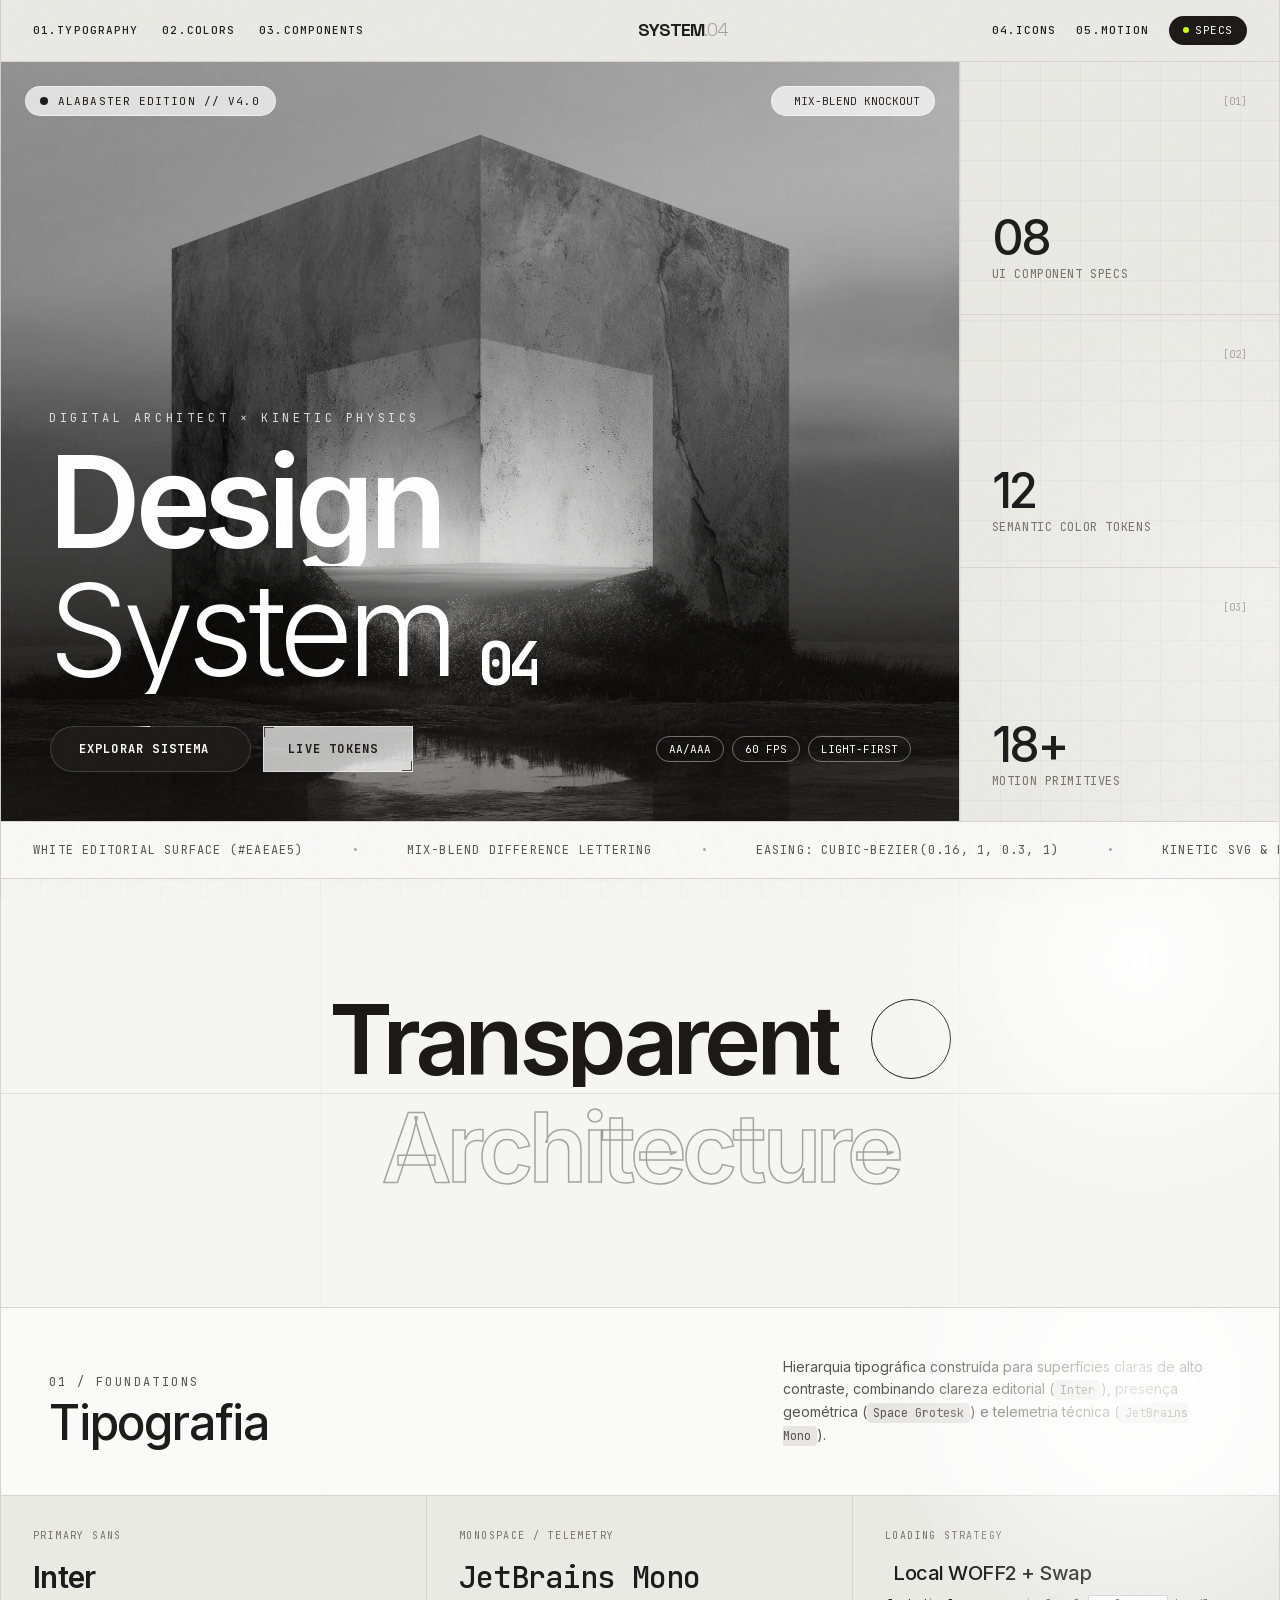
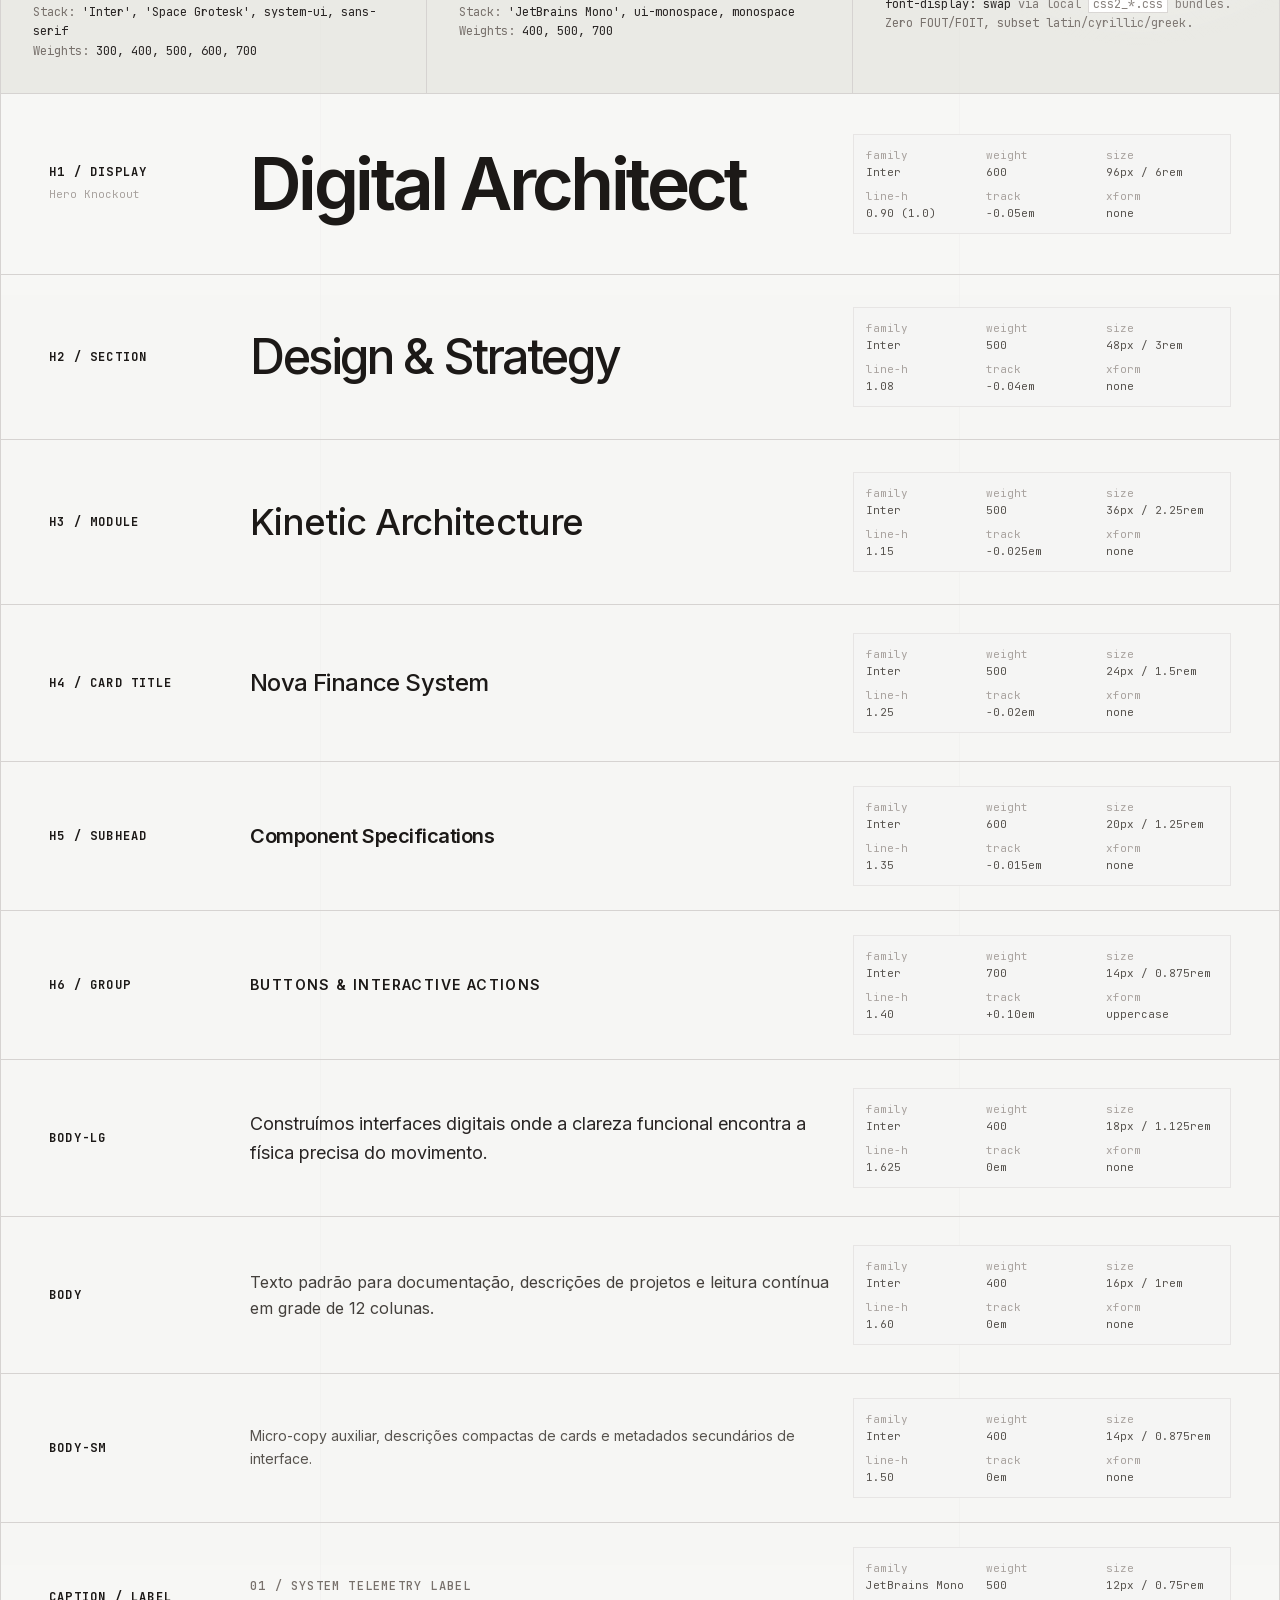
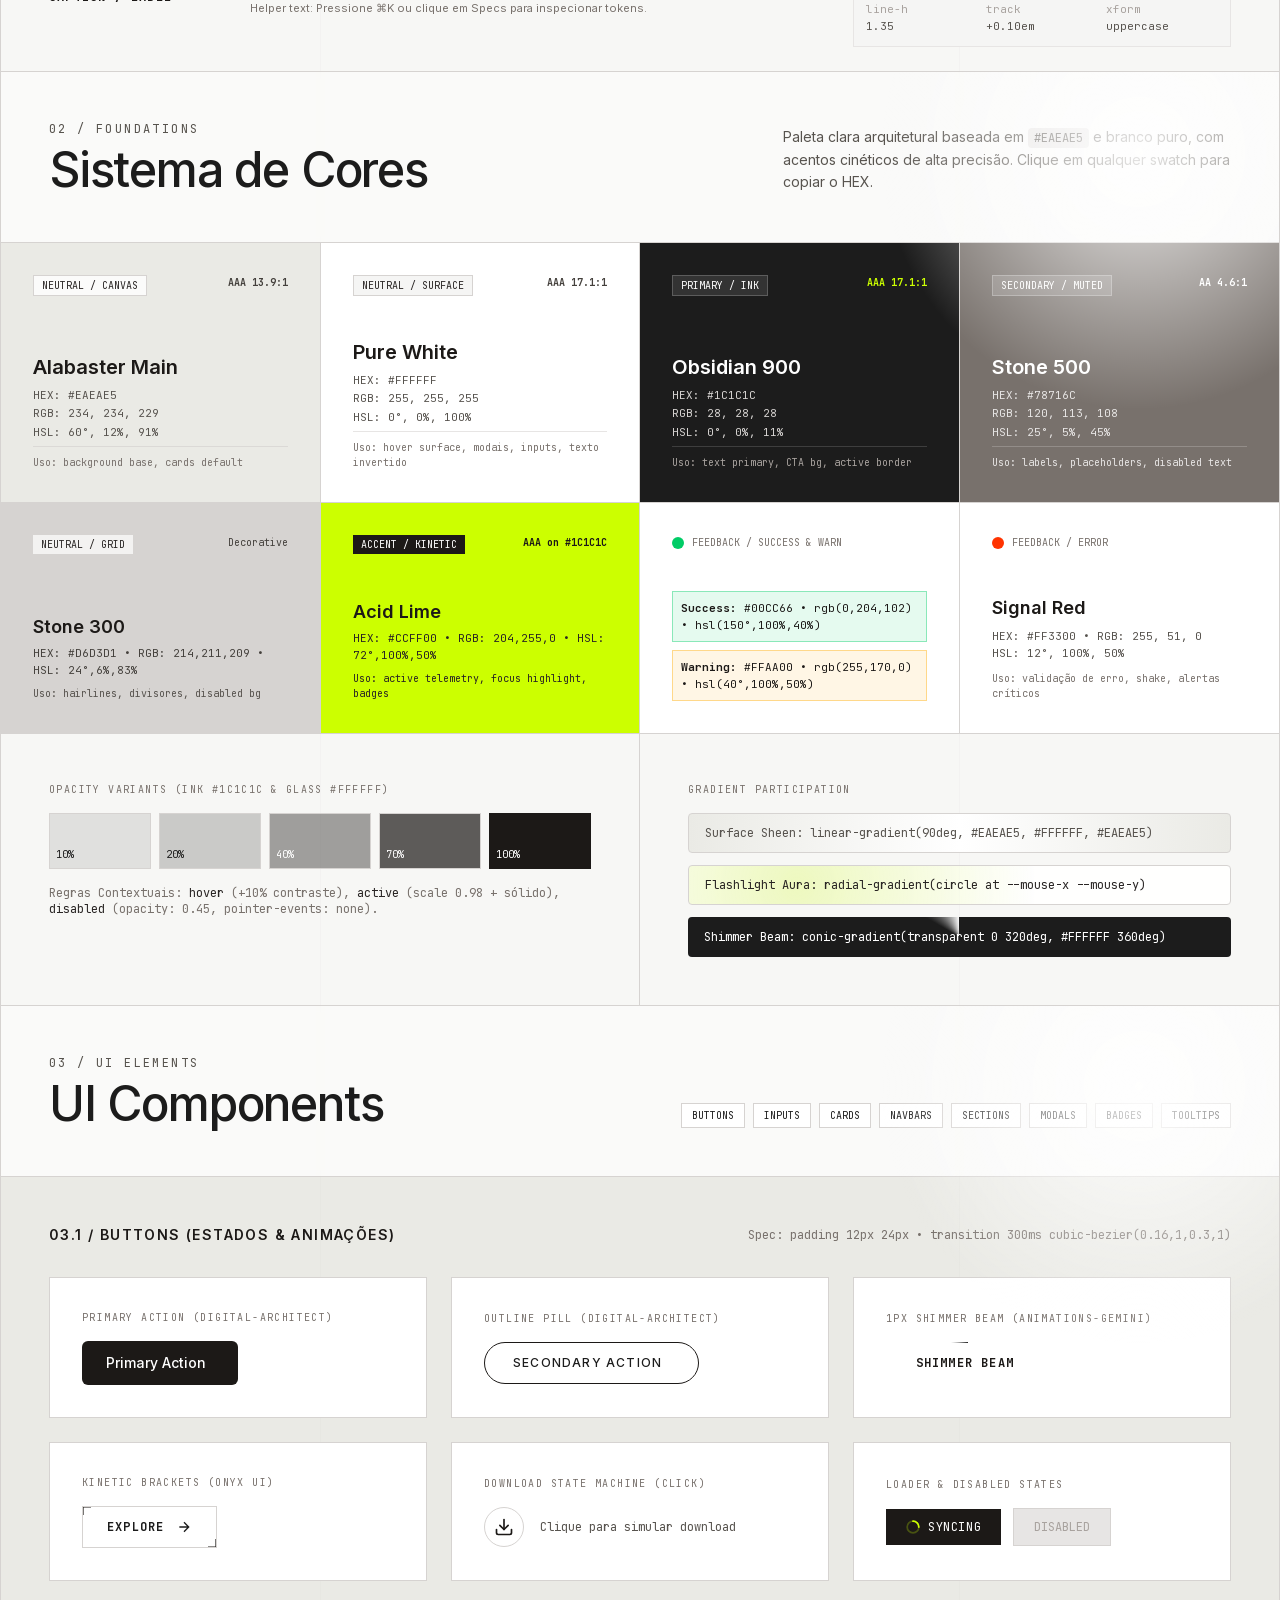
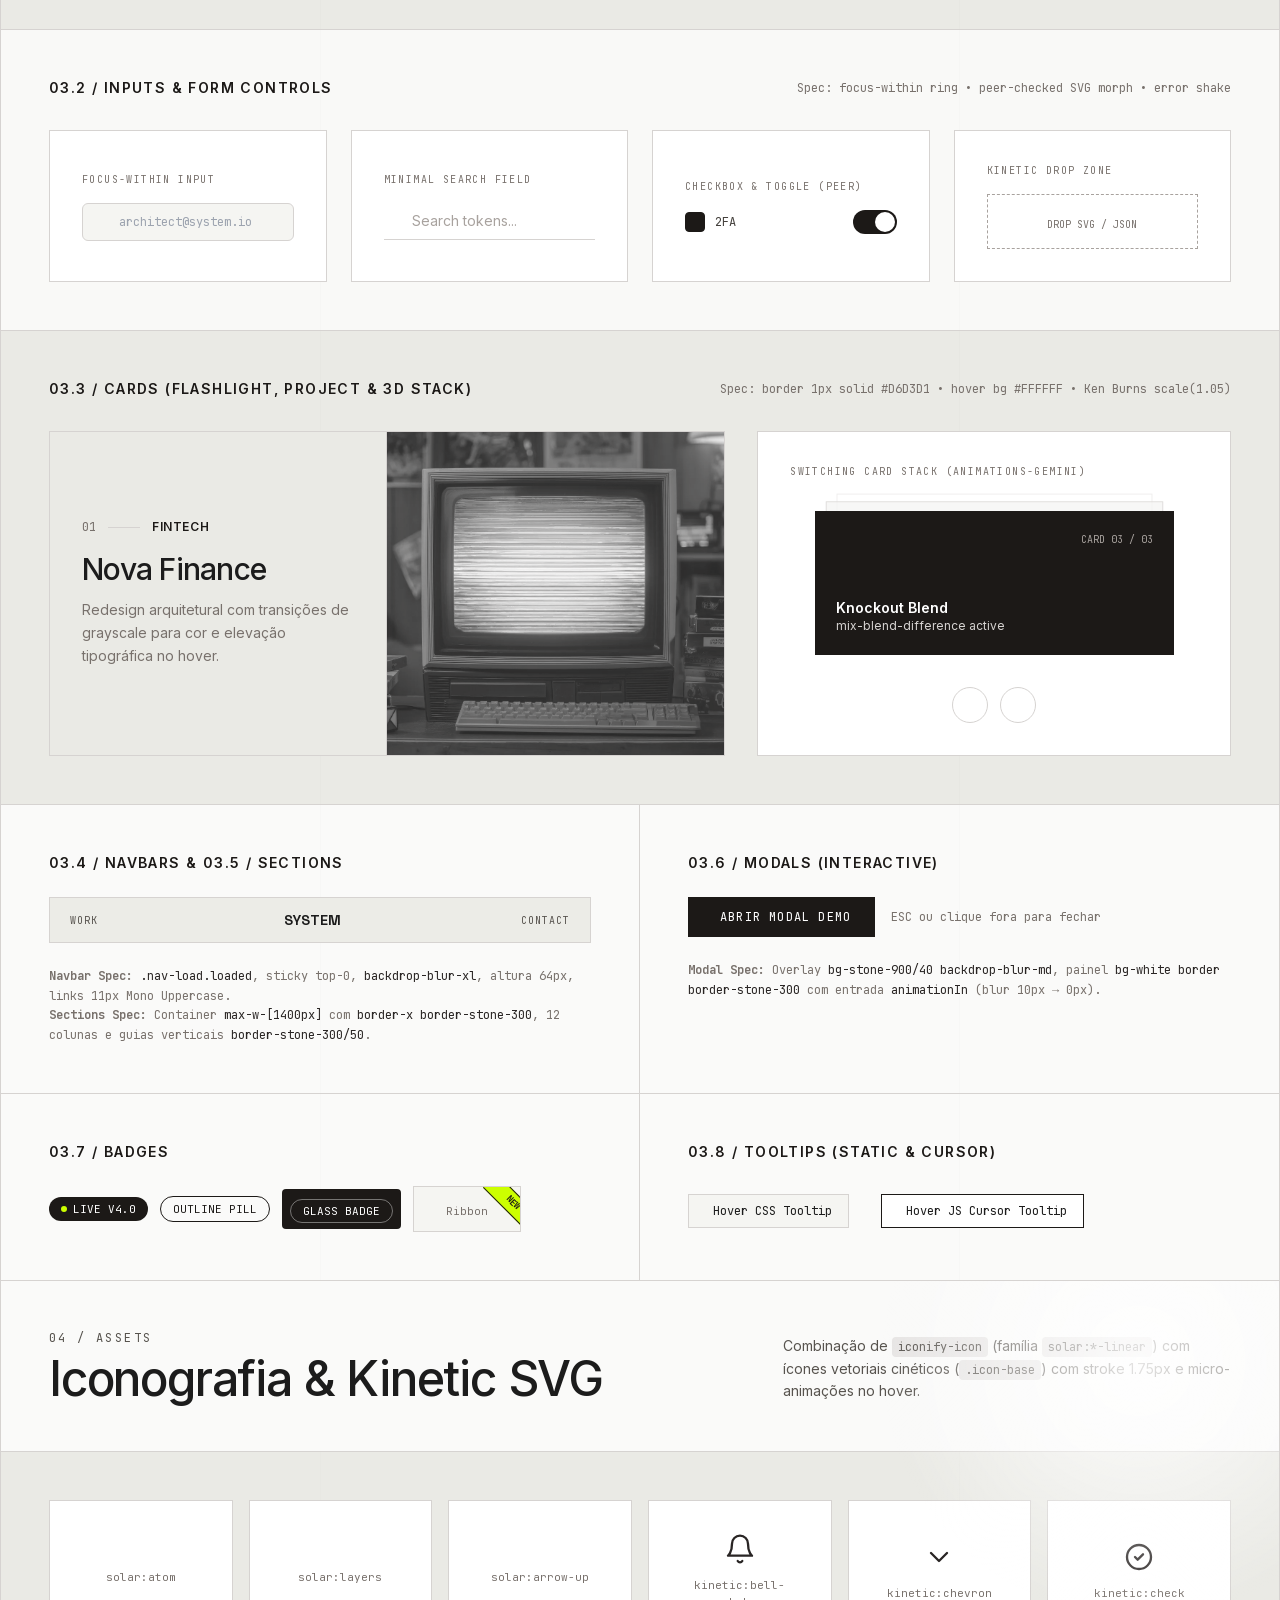
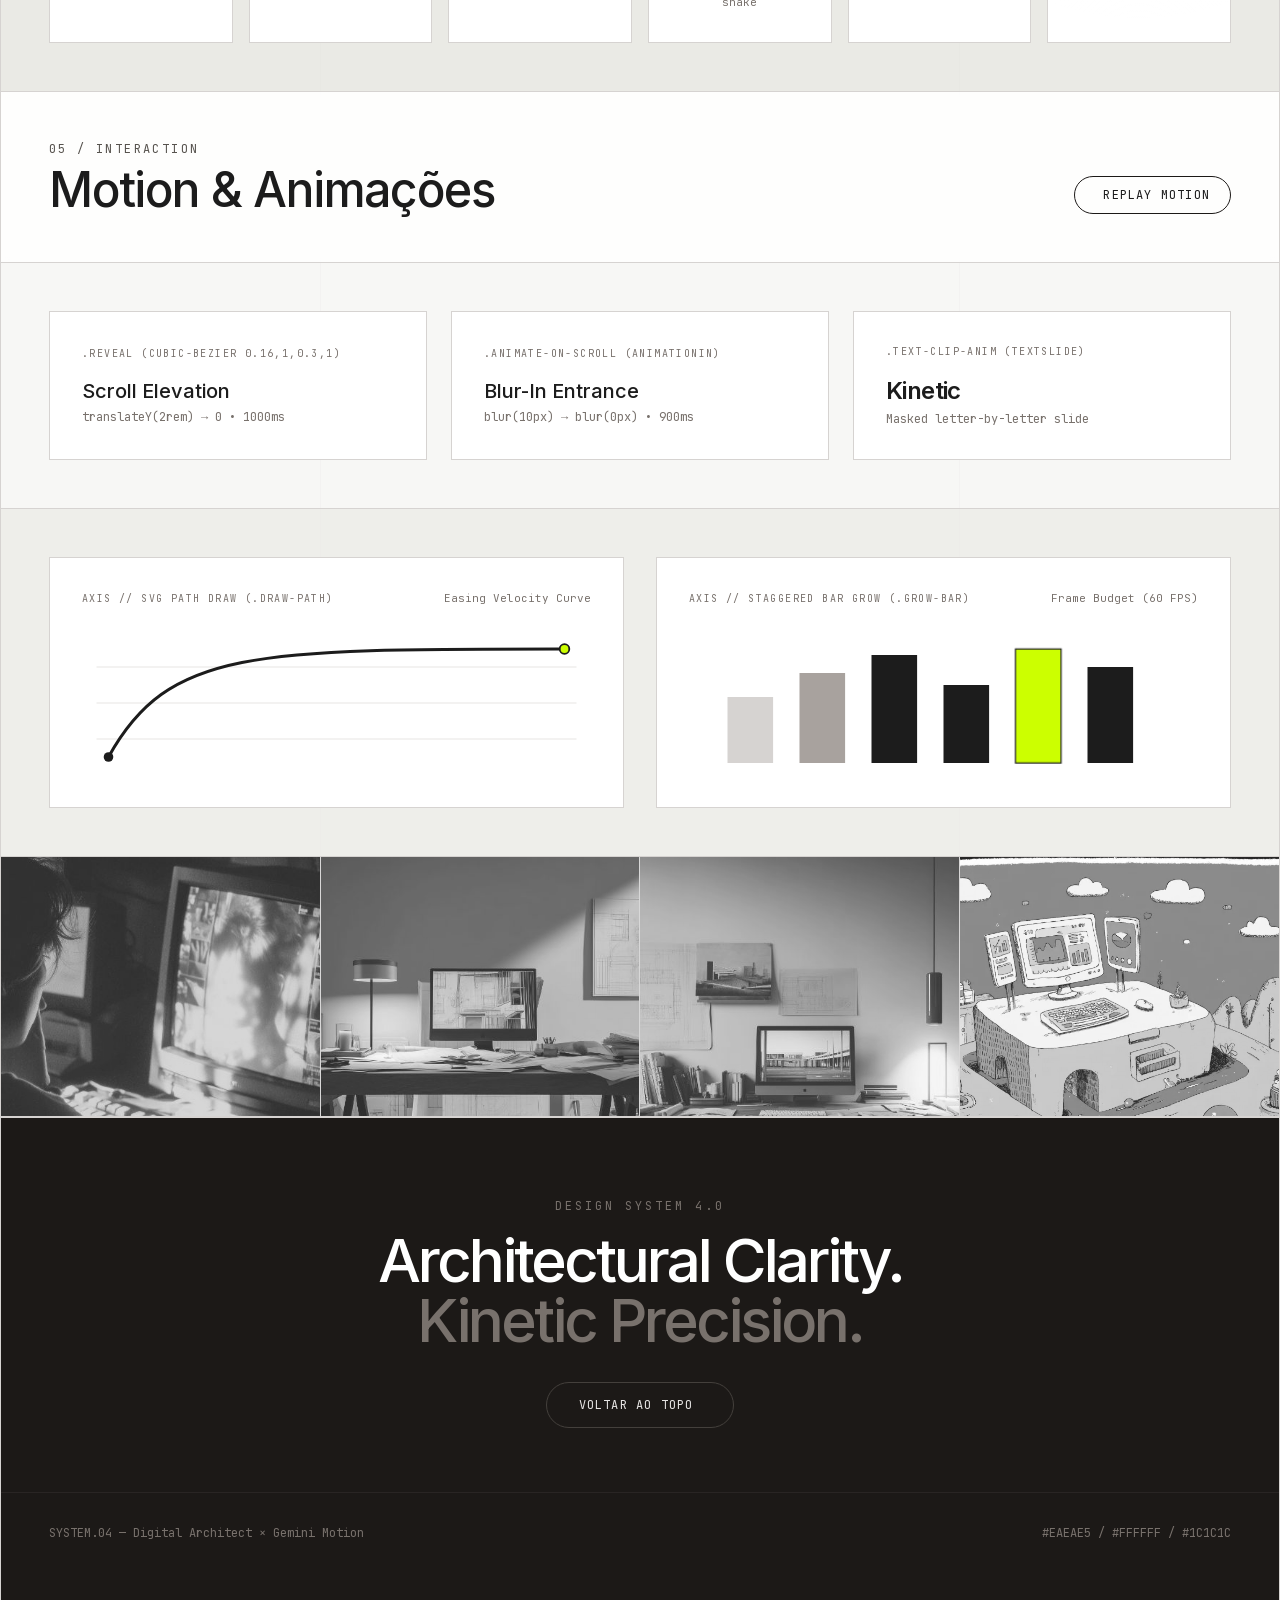
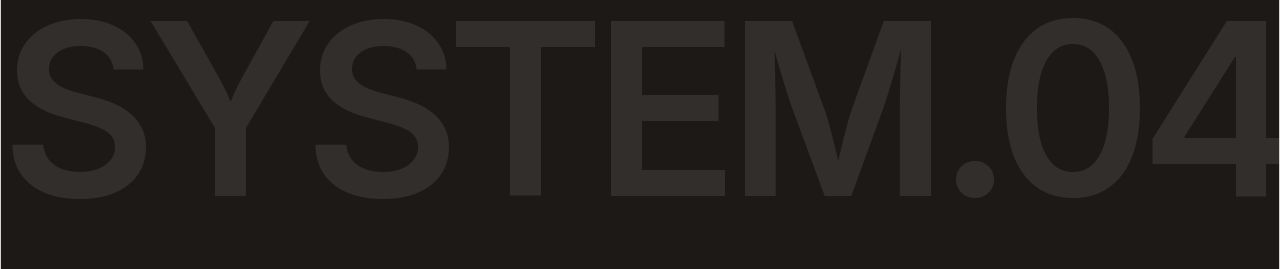
<file: assets/templates/design-system4.html>
<!DOCTYPE html>
<html class="scroll-smooth" lang="pt-BR">

<head>
    <meta charset="utf-8" />
    <meta content="width=device-width, initial-scale=1.0" name="viewport" />
    <title>Design System 4.0 — Digital Architect × Kinetic Motion</title>

    <!-- Local Scripts & Fonts from Referenced Templates -->
    <script src="digital-architect.aura.build/assets/resource_3fa48481346f.js"></script>
    <script src="digital-architect.aura.build/assets/iconify-icon_d39ffc6e4c56.js"></script>
    <link href="digital-architect.aura.build/assets/css2_19fd9cc6b396.css" rel="stylesheet" />
    <link href="animations-gemini2/assets/css2_604c95cc5779.css" rel="stylesheet" />

    <script>
        tailwind.config = {
            theme: {
                extend: {
                    fontFamily: {
                        sans: ['Inter', 'Space Grotesk', 'system-ui', 'sans-serif'],
                        display: ['Space Grotesk', 'Inter', 'sans-serif'],
                        mono: ['JetBrains Mono', 'ui-monospace', 'SFMono-Regular', 'monospace'],
                    },
                    colors: {
                        alabaster: '#EAEAE5',
                        paper: '#F5F5F2',
                        obsidian: '#1C1C1C',
                        void: '#09090B',
                        acid: '#CCFF00',
                        accent: '#FF3300',
                        success: '#00CC66',
                        warning: '#FFAA00',
                        error: '#FF3300',
                        lime: '#CCFF00',
                    },
                    animation: {
                        'float': 'float 8s ease-in-out infinite',
                        'spin-slow': 'spin 12s linear infinite',
                        'morph': 'morph 8s ease-in-out infinite',
                        'draw': 'draw 0.6s ease-out forwards',
                        'grid-drift': 'gridDrift 24s linear infinite',
                        'pulse-ring': 'pulseRing 3s cubic-bezier(0.16, 1, 0.3, 1) infinite',
                    },
                    keyframes: {
                        float: {
                            '0%, 100%': { transform: 'translateY(0)' },
                            '50%': { transform: 'translateY(-10px)' }
                        },
                        morph: {
                            '0%, 100%': { borderRadius: '60% 40% 30% 70% / 60% 30% 70% 40%' },
                            '50%': { borderRadius: '30% 60% 70% 40% / 50% 60% 30% 60%' }
                        },
                        draw: {
                            'to': { strokeDashoffset: '0' }
                        },
                        gridDrift: {
                            '0%': { backgroundPosition: '0px 0px' },
                            '100%': { backgroundPosition: '40px 40px' }
                        },
                        pulseRing: {
                            '0%': { transform: 'scale(0.85)', opacity: '0.6' },
                            '100%': { transform: 'scale(1.6)', opacity: '0' }
                        }
                    }
                }
            }
        }
    </script>

    <style>
        /* =========================================================
           BASE & TOKENS (Digital Architect + Kinetic Variables)
           ========================================================= */
        :root {
            --bg-alabaster: #EAEAE5;
            --bg-white: #FFFFFF;
            --ink-primary: #1C1C1C;
            --ink-muted: #78716C;
            --border-stone: #D6D3D1;
            --ease-out: cubic-bezier(0.16, 1, 0.3, 1);
            --ease-elastic: cubic-bezier(0.34, 1.56, 0.64, 1);
        }

        body {
            font-family: 'Inter', sans-serif;
            background-color: #EAEAE5;
            color: #1C1C1C;
            overflow-x: hidden;
        }

        /* =========================================================
           ARCHITECTURAL BACKGROUNDS (Grid, Noise, Fog, Aura)
           ========================================================= */
        .bg-grid {
            background-size: 40px 40px;
            background-image:
                linear-gradient(to right, rgba(28, 28, 28, 0.045) 1px, transparent 1px),
                linear-gradient(to bottom, rgba(28, 28, 28, 0.045) 1px, transparent 1px);
            animation: gridDrift 28s linear infinite;
        }

        .noise {
            position: fixed;
            inset: 0;
            opacity: 0.03;
            pointer-events: none;
            z-index: 9998;
            background-image: url("data:image/svg+xml,%3Csvg viewBox='0 0 200 200' xmlns='http://www.w3.org/2000/svg'%3E%3Cfilter id='n'%3E%3CfeTurbulence type='fractalNoise' baseFrequency='0.85' numOctaves='3' stitchTiles='stitch'/%3E%3C/filter%3E%3Crect width='100%25' height='100%25' filter='url(%23n)'/%3E%3C/svg%3E");
        }

        .section-glow {
            position: relative;
            overflow: hidden;
        }

        .section-glow::after {
            content: "";
            position: absolute;
            width: 520px;
            height: 520px;
            border-radius: 9999px;
            background: radial-gradient(circle, rgba(255, 255, 255, 0.85) 0%, rgba(255, 255, 255, 0) 70%);
            pointer-events: none;
            z-index: 0;
            top: -180px;
            right: -120px;
            animation: float 10s ease-in-out infinite;
        }

        /* =========================================================
           REVEAL & TEXT ANIMATIONS (Digital Architect + Gemini 3)
           ========================================================= */
        .reveal {
            opacity: 0;
            transform: translateY(2rem);
            transition: all 1s var(--ease-out);
        }

        .reveal.active {
            opacity: 1;
            transform: translateY(0);
        }

        /* Masked Text Reveal */
        .text-reveal-wrapper {
            overflow: hidden;
            display: inline-block;
            vertical-align: bottom;
        }

        .text-reveal-content {
            transform: translateY(110%);
            opacity: 0;
            transition: transform 1.2s var(--ease-out), opacity 1.2s ease;
            display: block;
        }

        .reveal-active .text-reveal-content {
            transform: translateY(0);
            opacity: 1;
        }

        /* Blur-In Scroll Animation (from animations-gemini) */
        @keyframes animationIn {
            0% {
                opacity: 0;
                transform: translateY(28px);
                filter: blur(10px);
            }
            100% {
                opacity: 1;
                transform: translateY(0);
                filter: blur(0px);
            }
        }

        .animate-on-scroll {
            animation-play-state: paused !important;
        }

        .animate-on-scroll.animate {
            animation-play-state: running !important;
        }

        /* Clip-Path Letter Slide (from animations-gemini) */
        @keyframes textSlide {
            0% {
                transform: translateY(110%);
                opacity: 0;
            }
            100% {
                transform: translateY(0);
                opacity: 1;
            }
        }

        .text-clip-anim span {
            display: inline-block;
            animation: textSlide 0.9s var(--ease-out) forwards;
            opacity: 0;
        }

        /* Stagger Delays */
        .delay-100 { transition-delay: 0.1s; animation-delay: 0.1s; }
        .delay-200 { transition-delay: 0.2s; animation-delay: 0.2s; }
        .delay-300 { transition-delay: 0.3s; animation-delay: 0.3s; }
        .delay-500 { transition-delay: 0.5s; animation-delay: 0.5s; }
        .delay-700 { transition-delay: 0.7s; animation-delay: 0.7s; }

        /* =========================================================
           HERO CAROUSEL & KEN BURNS
           ========================================================= */
        .carousel-slide {
            position: absolute;
            inset: 0;
            transition: opacity 1.5s ease-in-out;
            opacity: 0;
            overflow: hidden;
        }

        .carousel-slide.active {
            opacity: 1;
        }

        .carousel-slide img {
            transform: scale(1);
            transition: transform 10s ease-out;
        }

        .carousel-slide.active img {
            transform: scale(1.1);
        }

        /* =========================================================
           MARQUEE & DIVIDERS
           ========================================================= */
        .marquee-container {
            display: flex;
            overflow: hidden;
            user-select: none;
        }

        .marquee-content {
            flex-shrink: 0;
            display: flex;
            justify-content: space-around;
            min-width: 100%;
            animation: scroll 40s linear infinite;
        }

        @keyframes scroll {
            from { transform: translateX(0); }
            to { transform: translateX(-100%); }
        }

        .section-divider {
            width: 100%;
            height: 1px;
            background: linear-gradient(to right, transparent, #1C1C1C, transparent);
            opacity: 0.25;
        }

        .section-header {
            font-family: 'JetBrains Mono', monospace;
            font-size: 0.75rem;
            color: #57534E;
            text-transform: uppercase;
            letter-spacing: 0.2em;
        }

        /* =========================================================
           NAV LOAD ANIMATION
           ========================================================= */
        .nav-load {
            opacity: 0;
            transform: translateY(-10px);
            transition: all 0.8s ease-out;
        }

        .nav-load.loaded {
            opacity: 1;
            transform: translateY(0);
        }

        /* =========================================================
           SHIMMER BEAM & FLASHLIGHT & GLASS (animations-gemini)
           ========================================================= */
        @keyframes shimmer {
            from { transform: translateX(-100%) skewX(-15deg); }
            to { transform: translateX(200%) skewX(-15deg); }
        }

        .flashlight-card {
            position: relative;
        }

        .flashlight-card::before {
            content: "";
            position: absolute;
            inset: 0px;
            background: radial-gradient(
                520px circle at var(--mouse-x, 50%) var(--mouse-y, 50%),
                rgba(255, 255, 255, 0.9),
                rgba(204, 255, 0, 0.12) 25%,
                transparent 50%
            );
            opacity: 0;
            transition: opacity 0.4s;
            pointer-events: none;
            z-index: 1;
        }

        .flashlight-card:hover::before {
            opacity: 1;
        }

        .glass-panel {
            background: rgba(255, 255, 255, 0.72);
            backdrop-filter: blur(20px);
            -webkit-backdrop-filter: blur(20px);
        }

        [style*="--border-gradient"]::before {
            content: "";
            position: absolute;
            inset: 0;
            padding: 1px;
            border-radius: var(--border-radius-before, inherit);
            -webkit-mask: linear-gradient(#fff 0 0) content-box, linear-gradient(#fff 0 0);
            -webkit-mask-composite: xor;
            mask-composite: exclude;
            background: var(--border-gradient);
            pointer-events: none;
        }

        /* =========================================================
           TRANSPARENT / KNOCKOUT LETTERING UTILITIES
           ========================================================= */
        .lettering-knockout {
            color: #FFFFFF;
            mix-blend-mode: difference;
        }

        .lettering-outline {
            color: transparent;
            -webkit-text-stroke: 1.5px rgba(28, 28, 28, 0.38);
            transition: all 0.5s var(--ease-out);
        }

        .lettering-outline:hover {
            color: #1C1C1C;
            -webkit-text-stroke: 1.5px #1C1C1C;
        }

        /* =========================================================
           KINETIC MICRO-INTERACTIONS & SVG (animations-gemini2)
           ========================================================= */
        .comp-card {
            background: #FFFFFF;
            border: 1px solid #D6D3D1;
            padding: 2rem;
            position: relative;
            display: flex;
            flex-direction: column;
            justify-content: center;
            transition: border-color 0.3s, box-shadow 0.3s, transform 0.3s var(--ease-out);
        }

        .comp-card:hover {
            border-color: #1C1C1C;
            box-shadow: 0 12px 32px -12px rgba(28, 28, 28, 0.08);
        }

        .comp-label {
            font-family: 'JetBrains Mono', monospace;
            font-size: 10px;
            letter-spacing: 0.14em;
            text-transform: uppercase;
            color: #78716C;
            margin-bottom: 1rem;
            display: block;
        }

        .icon-base {
            fill: none;
            stroke: currentColor;
            stroke-width: 1.75;
            stroke-linecap: round;
            stroke-linejoin: round;
            transition: all 0.25s cubic-bezier(0.4, 0, 0.2, 1);
        }

        .icon-card:hover .icon-base {
            transform: scale(1.12);
            stroke: #1C1C1C;
        }

        .draw-path {
            stroke-dasharray: 1000;
            stroke-dashoffset: 1000;
            animation: dash 2s var(--ease-out) forwards;
        }

        .grow-bar {
            transform-origin: bottom;
            transform: scaleY(0);
            animation: grow 1.1s var(--ease-out) forwards;
        }

        @keyframes dash { to { stroke-dashoffset: 0; } }
        @keyframes grow { to { transform: scaleY(1); } }
        @keyframes shake {
            10%, 90% { transform: translate3d(-1px, 0, 0); }
            20%, 80% { transform: translate3d(2px, 0, 0); }
            30%, 50%, 70% { transform: translate3d(-4px, 0, 0); }
            40%, 60% { transform: translate3d(4px, 0, 0); }
        }
        @keyframes pop {
            0% { transform: scale(1); }
            50% { transform: scale(1.35); }
            100% { transform: scale(1); }
        }

        /* Download micro-interaction states */
        .dl-track, .dl-progress, .dl-check { transition: opacity 0.3s ease; }
        .dl-check { opacity: 0; transform: scale(0.5); transition: all 0.3s var(--ease-elastic); }
        .downloading .dl-arrow-group { opacity: 0; }
        .downloading .dl-track, .downloading .dl-progress { opacity: 1; }
        .downloading .dl-progress {
            stroke-dasharray: 63;
            stroke-dashoffset: 63;
            animation: dlSpin 1.2s ease-in-out forwards;
        }
        .download-done .dl-arrow-group, .download-done .dl-track, .download-done .dl-progress { opacity: 0; }
        .download-done .dl-check { opacity: 1; transform: scale(1); }
        @keyframes dlSpin { to { stroke-dashoffset: 0; } }

        /* Tooltip */
        .tooltip-box {
            transform: translateY(6px) scale(0.95);
            opacity: 0;
            pointer-events: none;
            transition: all 0.25s var(--ease-out);
        }

        .group:hover .tooltip-box {
            transform: translateY(0) scale(1);
            opacity: 1;
        }

        #tooltip {
            position: fixed;
            background: rgba(28, 28, 28, 0.94);
            backdrop-filter: blur(8px);
            border: 1px solid rgba(255, 255, 255, 0.14);
            padding: 6px 10px;
            border-radius: 4px;
            font-family: 'JetBrains Mono', monospace;
            font-size: 11px;
            color: #FFFFFF;
            pointer-events: none;
            opacity: 0;
            transition: opacity 0.18s ease;
            z-index: 9999;
            box-shadow: 0 8px 24px rgba(0, 0, 0, 0.18);
        }

        /* Iconify alignment */
        iconify-icon {
            display: inline-flex;
            align-items: center;
            justify-content: center;
            vertical-align: middle;
        }

        .parallax-element { will-change: transform; }
        .no-scrollbar::-webkit-scrollbar { display: none; }
    </style>
</head>

<body class="antialiased min-h-screen selection:bg-stone-900 selection:text-white bg-[#EAEAE5] text-[#1C1C1C]">
    <!-- Subtle Film Noise Overlay (animations-gemini2) -->
    <div class="noise"></div>
    <!-- Floating Dynamic Tooltip (animations-gemini2) -->
    <div id="tooltip"></div>

    <!-- Main Architectural Container -->
    <div class="max-w-[1400px] mx-auto border-x border-stone-300 relative bg-[#EAEAE5] overflow-hidden">

        <!-- Animated Background Grid & Atmospheric Fog Canvas -->
        <div class="fixed inset-0 pointer-events-none bg-grid opacity-70 z-0"></div>
        <canvas id="fog-canvas-sec12" class="fixed inset-0 pointer-events-none z-0 opacity-50"></canvas>

        <!-- Vertical Grid Guide Lines (digital-architect) -->
        <div class="absolute inset-0 pointer-events-none grid grid-cols-1 md:grid-cols-12 gap-0 z-0 h-full w-full">
            <div class="hidden md:block md:col-span-3 border-r border-stone-300/50 h-full"></div>
            <div class="hidden md:block md:col-span-6 border-r border-stone-300/50 h-full"></div>
            <div class="hidden md:block md:col-span-3 h-full"></div>
        </div>

        <!-- =========================================================
             NAVBAR (Sticky Architectural System Nav)
             ========================================================= -->
        <header class="sticky top-0 z-50 border-b border-stone-300 bg-[#EAEAE5]/85 backdrop-blur-xl nav-load">
            <div class="flex justify-between items-center px-4 md:px-8 py-4">
                <div class="flex items-center gap-6">
                    <a class="text-[11px] font-mono font-medium tracking-widest uppercase hover:text-stone-500 transition-colors"
                        href="#typography">01.Typography</a>
                    <a class="text-[11px] font-mono font-medium tracking-widest uppercase hover:text-stone-500 transition-colors"
                        href="#colors">02.Colors</a>
                    <a class="text-[11px] font-mono font-medium tracking-widest uppercase hidden md:block hover:text-stone-500 transition-colors"
                        href="#components">03.Components</a>
                </div>

                <a href="#" class="flex items-center gap-2.5 group cursor-pointer">
                    <iconify-icon class="text-xl text-stone-900 group-hover:rotate-180 transition-transform duration-700"
                        icon="solar:atom-linear"></iconify-icon>
                    <span class="font-display font-bold tracking-tighter text-base md:text-lg">SYSTEM<span class="text-stone-400 font-light">.04</span></span>
                </a>

                <div class="flex items-center gap-5">
                    <a class="text-[11px] font-mono font-medium tracking-widest uppercase hidden md:block hover:text-stone-500 transition-colors"
                        href="#icons">04.Icons</a>
                    <a class="text-[11px] font-mono font-medium tracking-widest uppercase hidden sm:block hover:text-stone-500 transition-colors"
                        href="#motion">05.Motion</a>
                    <button onclick="openModal('spec-modal')"
                        class="px-3.5 py-1.5 bg-stone-900 text-white text-[11px] font-mono uppercase tracking-wider rounded-full hover:bg-stone-700 transition-all flex items-center gap-1.5">
                        <span class="w-1.5 h-1.5 rounded-full bg-acid animate-pulse"></span>
                        Specs
                    </button>
                </div>
            </div>
        </header>

        <!-- =========================================================
             0) HERO — FIRST FOLD SHOWCASE
             ========================================================= -->
        <section class="relative z-10 grid grid-cols-1 md:grid-cols-12 border-b border-stone-300 min-h-[760px]">
            <!-- Left 9 Cols: Carousel + Transparent Knockout Lettering + Shimmer CTA -->
            <div class="col-span-1 md:col-span-9 border-b md:border-b-0 md:border-r border-stone-300 relative group overflow-hidden bg-stone-200 min-h-[540px]">
                <!-- Multi-slide Ken Burns Carousel -->
                <div class="w-full h-full relative" id="hero-carousel">
                    <div class="carousel-slide active">
                        <img alt="Architectural Study 01"
                            class="w-full h-full object-cover grayscale contrast-125 parallax-img" data-speed="0.05"
                            src="digital-architect.aura.build/assets/c7fa69dd-d7fb-48f2-a866-ef3663_f6b789593f38.webp" />
                    </div>
                    <div class="carousel-slide">
                        <img alt="Architectural Study 02"
                            class="w-full h-full object-cover grayscale contrast-125 parallax-img" data-speed="0.05"
                            src="digital-architect.aura.build/assets/6c710de5-9712-4c8e-a7db-59ac54_b647957b5aa5.webp" />
                    </div>
                    <div class="carousel-slide">
                        <img alt="Architectural Study 03"
                            class="w-full h-full object-cover grayscale contrast-125 parallax-img" data-speed="0.05"
                            src="digital-architect.aura.build/assets/62cc53b7-3355-4618-b7fa-3283f6_a6d3415bc434.webp" />
                    </div>
                </div>

                <!-- Atmospheric Vignette & Subtle White Top Wash -->
                <div class="absolute inset-0 bg-gradient-to-b from-white/30 via-transparent to-stone-900/55 pointer-events-none"></div>

                <!-- Top Floating Glass Telemetry Bar -->
                <div class="absolute top-6 left-6 right-6 flex justify-between items-center z-20">
                    <div class="px-3.5 py-1.5 rounded-full glass-panel border border-white/50 flex items-center gap-2.5 animate-on-scroll [animation:animationIn_0.8s_ease-out_0.1s_both] animate">
                        <span class="w-2 h-2 rounded-full bg-stone-900 animate-pulse"></span>
                        <span class="text-[11px] font-mono uppercase tracking-widest text-stone-900">Alabaster Edition // v4.0</span>
                    </div>
                    <div class="hidden sm:flex items-center gap-2 px-3.5 py-1.5 rounded-full glass-panel border border-white/50 text-[11px] font-mono text-stone-800 animate-on-scroll [animation:animationIn_0.8s_ease-out_0.2s_both] animate">
                        <iconify-icon icon="solar:layers-minimalistic-linear" class="text-sm"></iconify-icon>
                        <span>MIX-BLEND KNOCKOUT</span>
                    </div>
                </div>

                <!-- Center-Bottom Hero Content with Transparent Knockout Lettering -->
                <div class="absolute bottom-8 left-6 right-6 md:bottom-12 md:left-12 md:right-12 z-20 flex flex-col gap-6">
                    <!-- Transparent / Difference Knockout Title -->
                    <div class="text-white mix-blend-difference select-none">
                        <span class="text-xs font-mono uppercase tracking-[0.3em] block mb-3 opacity-80">
                            Digital Architect × Kinetic Physics
                        </span>
                        <h1 class="text-6xl sm:text-7xl md:text-9xl font-semibold tracking-tighter leading-[0.88]" id="hero-title">
                            <span class="text-reveal-wrapper"><span class="text-reveal-content delay-200">Design</span></span>
                            <br class="hidden sm:block" />
                            <span class="text-reveal-wrapper"><span class="text-reveal-content delay-300 font-light">System</span></span>
                            <span class="text-reveal-wrapper"><span class="text-reveal-content delay-500 font-mono text-4xl md:text-6xl align-top opacity-80">04</span></span>
                        </h1>
                    </div>

                    <!-- Glass Badges + Shimmer Beam Primary CTA + Kinetic Button -->
                    <div class="flex flex-wrap items-center justify-between gap-6 pt-2">
                        <div class="flex flex-wrap items-center gap-3 reveal delay-500 hero-badge">
                            <!-- Shimmer Beam Pill Button (from animations-gemini) -->
                            <div class="relative group">
                                <div class="-inset-1.5 group-hover:opacity-100 transition duration-500 bg-white/40 opacity-0 rounded-full absolute blur-lg pointer-events-none"></div>
                                <a href="#typography"
                                    class="group relative z-10 inline-flex items-center justify-center overflow-hidden rounded-full p-[1.5px] leading-none shadow-xl">
                                    <span class="absolute inset-[-1000%] animate-[spin_2.5s_linear_infinite] bg-[conic-gradient(from_0deg,transparent_0_320deg,#FFFFFF_360deg)]"></span>
                                    <span class="relative flex h-full w-full items-center rounded-full bg-stone-900 px-7 py-3.5 ring-1 ring-white/20">
                                        <span class="absolute inset-0 overflow-hidden rounded-full">
                                            <span class="absolute top-0 left-0 h-full w-full -skew-x-12 bg-gradient-to-r from-transparent via-white/25 to-transparent opacity-0 group-hover:animate-[shimmer_1.4s_infinite] group-hover:opacity-100"></span>
                                        </span>
                                        <span class="relative z-10 text-xs font-mono font-bold uppercase tracking-widest text-white">Explorar Sistema</span>
                                        <iconify-icon class="relative z-10 ml-3 text-lg text-acid group-hover:translate-x-1 transition-transform" icon="solar:arrow-right-linear"></iconify-icon>
                                    </span>
                                </a>
                            </div>

                            <!-- Kinetic Corner-Bracket Button (from animations-gemini2 ONYX UI) -->
                            <button onclick="openModal('spec-modal')"
                                class="group relative px-6 py-3.5 glass-panel border border-white/50 text-stone-900 hover:bg-white transition-all flex items-center gap-2.5">
                                <span class="text-xs font-mono font-bold tracking-widest uppercase">Live Tokens</span>
                                <iconify-icon icon="solar:code-square-linear" class="text-base group-hover:rotate-12 transition-transform"></iconify-icon>
                                <svg class="absolute top-0 left-0 w-2.5 h-2.5 text-stone-900" viewBox="0 0 10 10"><path d="M0 10V0H10" fill="none" stroke="currentColor" stroke-width="1.5"></path></svg>
                                <svg class="absolute bottom-0 right-0 w-2.5 h-2.5 text-stone-900" viewBox="0 0 10 10"><path d="M10 0V10H0" fill="none" stroke="currentColor" stroke-width="1.5"></path></svg>
                            </button>
                        </div>

                        <!-- Glass Pill Metadata -->
                        <div class="flex items-center gap-2 reveal delay-700 hero-badge">
                            <span class="px-3 py-1 border border-white/40 rounded-full text-[11px] font-mono uppercase backdrop-blur-md text-white">AA/AAA</span>
                            <span class="px-3 py-1 border border-white/40 rounded-full text-[11px] font-mono uppercase backdrop-blur-md text-white">60 FPS</span>
                            <span class="px-3 py-1 border border-white/40 rounded-full text-[11px] font-mono uppercase backdrop-blur-md text-white">Light-First</span>
                        </div>
                    </div>
                </div>
            </div>

            <!-- Right 3 Cols: Interactive Flashlight Stat Tiles -->
            <div class="col-span-1 md:col-span-3 grid grid-rows-3 h-full min-h-[540px]">
                <!-- Stat 1 -->
                <div class="row-span-1 border-b border-stone-300 p-8 flex flex-col justify-between reveal delay-300 hero-stat group hover:bg-white transition-colors flashlight-card"
                    onmousemove="trackFlashlight(event, this)">
                    <div class="relative z-10 flex items-center justify-between">
                        <iconify-icon class="text-3xl text-stone-400 group-hover:text-stone-900 transition-colors" icon="solar:layers-minimalistic-linear"></iconify-icon>
                        <span class="text-[10px] font-mono text-stone-400 uppercase">[01]</span>
                    </div>
                    <div class="relative z-10">
                        <h2 class="text-5xl font-medium tracking-tighter">08</h2>
                        <span class="text-xs font-mono text-stone-500 mt-1 block uppercase tracking-wider">UI Component Specs</span>
                    </div>
                </div>

                <!-- Stat 2 -->
                <div class="row-span-1 border-b border-stone-300 p-8 flex flex-col justify-between reveal delay-500 hero-stat group hover:bg-white transition-colors flashlight-card"
                    onmousemove="trackFlashlight(event, this)">
                    <div class="relative z-10 flex items-center justify-between">
                        <iconify-icon class="text-3xl text-stone-400 group-hover:text-stone-900 transition-colors" icon="solar:palette-linear"></iconify-icon>
                        <span class="text-[10px] font-mono text-stone-400 uppercase">[02]</span>
                    </div>
                    <div class="relative z-10">
                        <h2 class="text-5xl font-medium tracking-tighter">12</h2>
                        <span class="text-xs font-mono text-stone-500 mt-1 block uppercase tracking-wider">Semantic Color Tokens</span>
                    </div>
                </div>

                <!-- Stat 3 -->
                <div class="row-span-1 p-8 flex flex-col justify-between reveal delay-700 hero-stat group hover:bg-white transition-colors relative overflow-hidden flashlight-card"
                    onmousemove="trackFlashlight(event, this)">
                    <div class="relative z-10 flex items-center justify-between">
                        <iconify-icon class="text-3xl text-stone-400 group-hover:text-stone-900 transition-colors" icon="solar:magic-stick-3-linear"></iconify-icon>
                        <span class="text-[10px] font-mono text-stone-400 uppercase">[03]</span>
                    </div>
                    <div class="relative z-10">
                        <h2 class="text-5xl font-medium tracking-tighter">18+</h2>
                        <span class="text-xs font-mono text-stone-500 mt-1 block uppercase tracking-wider">Motion Primitives</span>
                    </div>
                    <div class="absolute top-4 right-4 animate-spin-slow pointer-events-none">
                        <iconify-icon class="text-stone-200 text-6xl opacity-40 group-hover:opacity-100 transition-opacity duration-700" icon="solar:star-fall-linear"></iconify-icon>
                    </div>
                </div>
            </div>
        </section>

        <!-- Infinite Marquee Strip -->
        <div class="relative z-10 border-b border-stone-300 overflow-hidden py-5 bg-white/70 backdrop-blur-sm">
            <div class="marquee-container">
                <div class="marquee-content items-center">
                    <span class="text-xs font-mono uppercase tracking-widest text-stone-600 mx-8">White Editorial Surface (#EAEAE5)</span>
                    <span class="text-xs font-mono text-stone-400 mx-4">•</span>
                    <span class="text-xs font-mono uppercase tracking-widest text-stone-600 mx-8">Mix-Blend Difference Lettering</span>
                    <span class="text-xs font-mono text-stone-400 mx-4">•</span>
                    <span class="text-xs font-mono uppercase tracking-widest text-stone-600 mx-8">Easing: cubic-bezier(0.16, 1, 0.3, 1)</span>
                    <span class="text-xs font-mono text-stone-400 mx-4">•</span>
                    <span class="text-xs font-mono uppercase tracking-widest text-stone-600 mx-8">Kinetic SVG &amp; Flashlight Cards</span>
                    <span class="text-xs font-mono text-stone-400 mx-4">•</span>
                </div>
                <div class="marquee-content items-center" aria-hidden="true">
                    <span class="text-xs font-mono uppercase tracking-widest text-stone-600 mx-8">White Editorial Surface (#EAEAE5)</span>
                    <span class="text-xs font-mono text-stone-400 mx-4">•</span>
                    <span class="text-xs font-mono uppercase tracking-widest text-stone-600 mx-8">Mix-Blend Difference Lettering</span>
                    <span class="text-xs font-mono text-stone-400 mx-4">•</span>
                    <span class="text-xs font-mono uppercase tracking-widest text-stone-600 mx-8">Easing: cubic-bezier(0.16, 1, 0.3, 1)</span>
                    <span class="text-xs font-mono text-stone-400 mx-4">•</span>
                    <span class="text-xs font-mono uppercase tracking-widest text-stone-600 mx-8">Kinetic SVG &amp; Flashlight Cards</span>
                    <span class="text-xs font-mono text-stone-400 mx-4">•</span>
                </div>
            </div>
        </div>

        <!-- Architectural Transparent Lettering Banner (inspired by digital-architect index.html) -->
        <section class="relative z-10 py-20 md:py-28 border-b border-stone-300 overflow-hidden bg-white/50 section-glow">
            <div class="max-w-5xl mx-auto px-6 flex flex-col items-center gap-3 reveal">
                <div class="flex flex-wrap items-center justify-center gap-4 md:gap-8">
                    <h2 class="text-5xl sm:text-7xl md:text-8xl font-semibold tracking-tighter text-stone-900">
                        <span class="text-reveal-wrapper"><span class="text-reveal-content">Transparent</span></span>
                    </h2>
                    <a href="#typography"
                        class="w-14 h-14 md:w-20 md:h-20 border border-stone-900 rounded-full flex items-center justify-center bg-transparent hover:bg-stone-900 hover:text-white transition-all duration-500 group">
                        <iconify-icon class="text-2xl md:text-3xl group-hover:translate-y-1 transition-transform" icon="solar:arrow-down-linear"></iconify-icon>
                    </a>
                </div>
                <h2 class="text-5xl sm:text-7xl md:text-8xl font-semibold tracking-tighter lettering-outline cursor-default">
                    Architecture
                </h2>
            </div>
            <div class="absolute top-1/2 left-0 w-full h-px bg-stone-300/70 -z-10"></div>
            <div class="absolute top-8 right-[8%] opacity-15 parallax-element pointer-events-none" data-speed="-0.03">
                <iconify-icon class="text-9xl text-stone-900" icon="solar:record-circle-linear"></iconify-icon>
            </div>
        </section>

        <!-- =========================================================
             1) TIPOGRAFIA (Full Spec & Live Scale)
             ========================================================= -->
        <section id="typography" class="relative z-10 border-b border-stone-300 section-glow">
            <div class="p-8 md:p-12 border-b border-stone-300 bg-white/75 backdrop-blur-sm flex flex-col md:flex-row md:items-end justify-between gap-6">
                <div>
                    <span class="section-header block mb-2">01 / Foundations</span>
                    <h2 class="text-4xl md:text-5xl font-medium tracking-tight">Tipografia</h2>
                </div>
                <p class="text-sm text-stone-600 max-w-md leading-relaxed">
                    Hierarquia tipográfica construída para superfícies claras de alto contraste, combinando clareza editorial (<code class="font-mono text-xs bg-stone-200 px-1.5 py-0.5 rounded">Inter</code>), presença geométrica (<code class="font-mono text-xs bg-stone-200 px-1.5 py-0.5 rounded">Space Grotesk</code>) e telemetria técnica (<code class="font-mono text-xs bg-stone-200 px-1.5 py-0.5 rounded">JetBrains Mono</code>).
                </p>
            </div>

            <!-- Font Families & Loading Strategy -->
            <div class="grid grid-cols-1 md:grid-cols-3 border-b border-stone-300 bg-[#EAEAE5]/80">
                <div class="p-8 border-b md:border-b-0 md:border-r border-stone-300 flashlight-card reveal" onmousemove="trackFlashlight(event, this)">
                    <span class="comp-label">Primary Sans</span>
                    <div class="text-3xl font-semibold tracking-tight mb-2 relative z-10">Inter</div>
                    <p class="text-xs font-mono text-stone-500 leading-relaxed relative z-10">
                        Stack: <span class="text-stone-800">'Inter', 'Space Grotesk', system-ui, sans-serif</span><br />
                        Weights: <span class="text-stone-800">300, 400, 500, 600, 700</span>
                    </p>
                </div>
                <div class="p-8 border-b md:border-b-0 md:border-r border-stone-300 flashlight-card reveal delay-100" onmousemove="trackFlashlight(event, this)">
                    <span class="comp-label">Monospace / Telemetry</span>
                    <div class="text-3xl font-mono font-medium tracking-tight mb-2 relative z-10">JetBrains Mono</div>
                    <p class="text-xs font-mono text-stone-500 leading-relaxed relative z-10">
                        Stack: <span class="text-stone-800">'JetBrains Mono', ui-monospace, monospace</span><br />
                        Weights: <span class="text-stone-800">400, 500, 700</span>
                    </p>
                </div>
                <div class="p-8 flashlight-card reveal delay-200" onmousemove="trackFlashlight(event, this)">
                    <span class="comp-label">Loading Strategy</span>
                    <div class="text-xl font-medium tracking-tight mb-2 relative z-10 flex items-center gap-2">
                        <iconify-icon icon="solar:bolt-linear" class="text-stone-700"></iconify-icon>
                        Local WOFF2 + Swap
                    </div>
                    <p class="text-xs font-mono text-stone-500 leading-relaxed relative z-10">
                        <span class="text-stone-800">font-display: swap</span> via local <code class="bg-white px-1 border border-stone-300">css2_*.css</code> bundles. Zero FOUT/FOIT, subset latin/cyrillic/greek.
                    </p>
                </div>
            </div>

            <!-- Full Type Scale Table (H1 -> H6, Body-lg, Body, Body-sm, Caption/Label/Helper) -->
            <div class="divide-y divide-stone-300 bg-white/60">
                <!-- H1 -->
                <div class="grid grid-cols-1 lg:grid-cols-12 p-8 md:px-12 md:py-10 items-center gap-6 reveal hover:bg-white transition-colors">
                    <div class="lg:col-span-2">
                        <span class="text-xs font-mono font-bold uppercase tracking-widest text-stone-900 block">H1 / Display</span>
                        <span class="text-[11px] font-mono text-stone-400">Hero Knockout</span>
                    </div>
                    <div class="lg:col-span-6">
                        <h1 class="text-5xl md:text-7xl font-semibold tracking-tighter leading-none text-stone-900">
                            Digital Architect
                        </h1>
                    </div>
                    <div class="lg:col-span-4 grid grid-cols-2 sm:grid-cols-3 gap-2 text-[11px] font-mono text-stone-600 bg-stone-100 p-3 border border-stone-200">
                        <div><span class="text-stone-400 block">family</span>Inter</div>
                        <div><span class="text-stone-400 block">weight</span>600</div>
                        <div><span class="text-stone-400 block">size</span>96px / 6rem</div>
                        <div><span class="text-stone-400 block">line-h</span>0.90 (1.0)</div>
                        <div><span class="text-stone-400 block">track</span>-0.05em</div>
                        <div><span class="text-stone-400 block">xform</span>none</div>
                    </div>
                </div>

                <!-- H2 -->
                <div class="grid grid-cols-1 lg:grid-cols-12 p-8 md:px-12 md:py-8 items-center gap-6 reveal hover:bg-white transition-colors">
                    <div class="lg:col-span-2">
                        <span class="text-xs font-mono font-bold uppercase tracking-widest text-stone-900 block">H2 / Section</span>
                    </div>
                    <div class="lg:col-span-6">
                        <h2 class="text-4xl md:text-5xl font-medium tracking-tighter leading-[1.08] text-stone-900">
                            Design &amp; Strategy
                        </h2>
                    </div>
                    <div class="lg:col-span-4 grid grid-cols-2 sm:grid-cols-3 gap-2 text-[11px] font-mono text-stone-600 bg-stone-100 p-3 border border-stone-200">
                        <div><span class="text-stone-400 block">family</span>Inter</div>
                        <div><span class="text-stone-400 block">weight</span>500</div>
                        <div><span class="text-stone-400 block">size</span>48px / 3rem</div>
                        <div><span class="text-stone-400 block">line-h</span>1.08</div>
                        <div><span class="text-stone-400 block">track</span>-0.04em</div>
                        <div><span class="text-stone-400 block">xform</span>none</div>
                    </div>
                </div>

                <!-- H3 -->
                <div class="grid grid-cols-1 lg:grid-cols-12 p-8 md:px-12 md:py-8 items-center gap-6 reveal hover:bg-white transition-colors">
                    <div class="lg:col-span-2">
                        <span class="text-xs font-mono font-bold uppercase tracking-widest text-stone-900 block">H3 / Module</span>
                    </div>
                    <div class="lg:col-span-6">
                        <h3 class="text-3xl md:text-4xl font-medium tracking-tight leading-[1.15] text-stone-900">
                            Kinetic Architecture
                        </h3>
                    </div>
                    <div class="lg:col-span-4 grid grid-cols-2 sm:grid-cols-3 gap-2 text-[11px] font-mono text-stone-600 bg-stone-100 p-3 border border-stone-200">
                        <div><span class="text-stone-400 block">family</span>Inter</div>
                        <div><span class="text-stone-400 block">weight</span>500</div>
                        <div><span class="text-stone-400 block">size</span>36px / 2.25rem</div>
                        <div><span class="text-stone-400 block">line-h</span>1.15</div>
                        <div><span class="text-stone-400 block">track</span>-0.025em</div>
                        <div><span class="text-stone-400 block">xform</span>none</div>
                    </div>
                </div>

                <!-- H4 -->
                <div class="grid grid-cols-1 lg:grid-cols-12 p-8 md:px-12 md:py-7 items-center gap-6 reveal hover:bg-white transition-colors">
                    <div class="lg:col-span-2">
                        <span class="text-xs font-mono font-bold uppercase tracking-widest text-stone-900 block">H4 / Card Title</span>
                    </div>
                    <div class="lg:col-span-6">
                        <h4 class="text-2xl font-medium tracking-tight leading-[1.25] text-stone-900">
                            Nova Finance System
                        </h4>
                    </div>
                    <div class="lg:col-span-4 grid grid-cols-2 sm:grid-cols-3 gap-2 text-[11px] font-mono text-stone-600 bg-stone-100 p-3 border border-stone-200">
                        <div><span class="text-stone-400 block">family</span>Inter</div>
                        <div><span class="text-stone-400 block">weight</span>500</div>
                        <div><span class="text-stone-400 block">size</span>24px / 1.5rem</div>
                        <div><span class="text-stone-400 block">line-h</span>1.25</div>
                        <div><span class="text-stone-400 block">track</span>-0.02em</div>
                        <div><span class="text-stone-400 block">xform</span>none</div>
                    </div>
                </div>

                <!-- H5 -->
                <div class="grid grid-cols-1 lg:grid-cols-12 p-8 md:px-12 md:py-6 items-center gap-6 reveal hover:bg-white transition-colors">
                    <div class="lg:col-span-2">
                        <span class="text-xs font-mono font-bold uppercase tracking-widest text-stone-900 block">H5 / Subhead</span>
                    </div>
                    <div class="lg:col-span-6">
                        <h5 class="text-xl font-semibold tracking-tight leading-[1.35] text-stone-900">
                            Component Specifications
                        </h5>
                    </div>
                    <div class="lg:col-span-4 grid grid-cols-2 sm:grid-cols-3 gap-2 text-[11px] font-mono text-stone-600 bg-stone-100 p-3 border border-stone-200">
                        <div><span class="text-stone-400 block">family</span>Inter</div>
                        <div><span class="text-stone-400 block">weight</span>600</div>
                        <div><span class="text-stone-400 block">size</span>20px / 1.25rem</div>
                        <div><span class="text-stone-400 block">line-h</span>1.35</div>
                        <div><span class="text-stone-400 block">track</span>-0.015em</div>
                        <div><span class="text-stone-400 block">xform</span>none</div>
                    </div>
                </div>

                <!-- H6 -->
                <div class="grid grid-cols-1 lg:grid-cols-12 p-8 md:px-12 md:py-6 items-center gap-6 reveal hover:bg-white transition-colors">
                    <div class="lg:col-span-2">
                        <span class="text-xs font-mono font-bold uppercase tracking-widest text-stone-900 block">H6 / Group</span>
                    </div>
                    <div class="lg:col-span-6">
                        <h6 class="text-sm font-bold uppercase tracking-widest leading-[1.4] text-stone-900">
                            Buttons &amp; Interactive Actions
                        </h6>
                    </div>
                    <div class="lg:col-span-4 grid grid-cols-2 sm:grid-cols-3 gap-2 text-[11px] font-mono text-stone-600 bg-stone-100 p-3 border border-stone-200">
                        <div><span class="text-stone-400 block">family</span>Inter</div>
                        <div><span class="text-stone-400 block">weight</span>700</div>
                        <div><span class="text-stone-400 block">size</span>14px / 0.875rem</div>
                        <div><span class="text-stone-400 block">line-h</span>1.40</div>
                        <div><span class="text-stone-400 block">track</span>+0.10em</div>
                        <div><span class="text-stone-400 block">xform</span>uppercase</div>
                    </div>
                </div>

                <!-- Body Large -->
                <div class="grid grid-cols-1 lg:grid-cols-12 p-8 md:px-12 md:py-7 items-center gap-6 reveal hover:bg-white transition-colors">
                    <div class="lg:col-span-2">
                        <span class="text-xs font-mono font-bold uppercase tracking-widest text-stone-900 block">body-lg</span>
                    </div>
                    <div class="lg:col-span-6">
                        <p class="text-lg font-normal leading-relaxed tracking-normal text-stone-800">
                            Construímos interfaces digitais onde a clareza funcional encontra a física precisa do movimento.
                        </p>
                    </div>
                    <div class="lg:col-span-4 grid grid-cols-2 sm:grid-cols-3 gap-2 text-[11px] font-mono text-stone-600 bg-stone-100 p-3 border border-stone-200">
                        <div><span class="text-stone-400 block">family</span>Inter</div>
                        <div><span class="text-stone-400 block">weight</span>400</div>
                        <div><span class="text-stone-400 block">size</span>18px / 1.125rem</div>
                        <div><span class="text-stone-400 block">line-h</span>1.625</div>
                        <div><span class="text-stone-400 block">track</span>0em</div>
                        <div><span class="text-stone-400 block">xform</span>none</div>
                    </div>
                </div>

                <!-- Body Default -->
                <div class="grid grid-cols-1 lg:grid-cols-12 p-8 md:px-12 md:py-7 items-center gap-6 reveal hover:bg-white transition-colors">
                    <div class="lg:col-span-2">
                        <span class="text-xs font-mono font-bold uppercase tracking-widest text-stone-900 block">body</span>
                    </div>
                    <div class="lg:col-span-6">
                        <p class="text-base font-normal leading-relaxed tracking-normal text-stone-700">
                            Texto padrão para documentação, descrições de projetos e leitura contínua em grade de 12 colunas.
                        </p>
                    </div>
                    <div class="lg:col-span-4 grid grid-cols-2 sm:grid-cols-3 gap-2 text-[11px] font-mono text-stone-600 bg-stone-100 p-3 border border-stone-200">
                        <div><span class="text-stone-400 block">family</span>Inter</div>
                        <div><span class="text-stone-400 block">weight</span>400</div>
                        <div><span class="text-stone-400 block">size</span>16px / 1rem</div>
                        <div><span class="text-stone-400 block">line-h</span>1.60</div>
                        <div><span class="text-stone-400 block">track</span>0em</div>
                        <div><span class="text-stone-400 block">xform</span>none</div>
                    </div>
                </div>

                <!-- Body Small -->
                <div class="grid grid-cols-1 lg:grid-cols-12 p-8 md:px-12 md:py-6 items-center gap-6 reveal hover:bg-white transition-colors">
                    <div class="lg:col-span-2">
                        <span class="text-xs font-mono font-bold uppercase tracking-widest text-stone-900 block">body-sm</span>
                    </div>
                    <div class="lg:col-span-6">
                        <p class="text-sm font-normal leading-relaxed tracking-normal text-stone-600">
                            Micro-copy auxiliar, descrições compactas de cards e metadados secundários de interface.
                        </p>
                    </div>
                    <div class="lg:col-span-4 grid grid-cols-2 sm:grid-cols-3 gap-2 text-[11px] font-mono text-stone-600 bg-stone-100 p-3 border border-stone-200">
                        <div><span class="text-stone-400 block">family</span>Inter</div>
                        <div><span class="text-stone-400 block">weight</span>400</div>
                        <div><span class="text-stone-400 block">size</span>14px / 0.875rem</div>
                        <div><span class="text-stone-400 block">line-h</span>1.50</div>
                        <div><span class="text-stone-400 block">track</span>0em</div>
                        <div><span class="text-stone-400 block">xform</span>none</div>
                    </div>
                </div>

                <!-- Caption / Label / Helper -->
                <div class="grid grid-cols-1 lg:grid-cols-12 p-8 md:px-12 md:py-6 items-center gap-6 reveal hover:bg-white transition-colors">
                    <div class="lg:col-span-2">
                        <span class="text-xs font-mono font-bold uppercase tracking-widest text-stone-900 block">caption / label</span>
                    </div>
                    <div class="lg:col-span-6 flex flex-col gap-1.5">
                        <span class="text-xs font-mono font-medium uppercase tracking-widest text-stone-500">
                            01 / System Telemetry Label
                        </span>
                        <span class="text-[11px] font-normal text-stone-500">
                            Helper text: Pressione ⌘K ou clique em Specs para inspecionar tokens.
                        </span>
                    </div>
                    <div class="lg:col-span-4 grid grid-cols-2 sm:grid-cols-3 gap-2 text-[11px] font-mono text-stone-600 bg-stone-100 p-3 border border-stone-200">
                        <div><span class="text-stone-400 block">family</span>JetBrains Mono</div>
                        <div><span class="text-stone-400 block">weight</span>500</div>
                        <div><span class="text-stone-400 block">size</span>12px / 0.75rem</div>
                        <div><span class="text-stone-400 block">line-h</span>1.35</div>
                        <div><span class="text-stone-400 block">track</span>+0.10em</div>
                        <div><span class="text-stone-400 block">xform</span>uppercase</div>
                    </div>
                </div>
            </div>
        </section>

        <!-- =========================================================
             2) SISTEMA DE CORES (Hex, RGB, HSL, Opacity, Gradients, Contrast)
             ========================================================= -->
        <section id="colors" class="relative z-10 border-b border-stone-300 section-glow">
            <div class="p-8 md:p-12 border-b border-stone-300 bg-white/75 backdrop-blur-sm flex flex-col md:flex-row md:items-end justify-between gap-6">
                <div>
                    <span class="section-header block mb-2">02 / Foundations</span>
                    <h2 class="text-4xl md:text-5xl font-medium tracking-tight">Sistema de Cores</h2>
                </div>
                <p class="text-sm text-stone-600 max-w-md leading-relaxed">
                    Paleta clara arquitetural baseada em <code class="font-mono text-xs bg-stone-200 px-1.5 py-0.5 rounded">#EAEAE5</code> e branco puro, com acentos cinéticos de alta precisão. Clique em qualquer swatch para copiar o HEX.
                </p>
            </div>

            <!-- Swatches Grid -->
            <div class="grid grid-cols-1 sm:grid-cols-2 lg:grid-cols-4 border-b border-stone-300">
                <!-- Alabaster Main -->
                <div onclick="copyColor('#EAEAE5', this)" onmousemove="trackFlashlight(event, this)"
                    class="cursor-pointer p-8 border-b sm:border-r border-stone-300 bg-[#EAEAE5] flex flex-col justify-between min-h-[260px] flashlight-card reveal group">
                    <div class="flex justify-between items-start relative z-10">
                        <span class="px-2 py-0.5 text-[10px] font-mono uppercase bg-white/80 border border-stone-300 text-stone-800">Neutral / Canvas</span>
                        <span class="text-[10px] font-mono font-bold text-stone-700">AAA 13.9:1</span>
                    </div>
                    <div class="relative z-10 space-y-1.5">
                        <div class="text-xl font-semibold text-stone-900 group-hover:translate-x-1 transition-transform">Alabaster Main</div>
                        <div class="font-mono text-[11px] text-stone-600 space-y-0.5">
                            <div>HEX: #EAEAE5</div>
                            <div>RGB: 234, 234, 229</div>
                            <div>HSL: 60°, 12%, 91%</div>
                        </div>
                        <div class="pt-2 text-[10px] font-mono text-stone-500 border-t border-stone-300/70">
                            Uso: background base, cards default
                        </div>
                    </div>
                </div>

                <!-- Pure White -->
                <div onclick="copyColor('#FFFFFF', this)" onmousemove="trackFlashlight(event, this)"
                    class="cursor-pointer p-8 border-b lg:border-r border-stone-300 bg-white flex flex-col justify-between min-h-[260px] flashlight-card reveal delay-100 group">
                    <div class="flex justify-between items-start relative z-10">
                        <span class="px-2 py-0.5 text-[10px] font-mono uppercase bg-stone-100 border border-stone-300 text-stone-800">Neutral / Surface</span>
                        <span class="text-[10px] font-mono font-bold text-stone-700">AAA 17.1:1</span>
                    </div>
                    <div class="relative z-10 space-y-1.5">
                        <div class="text-xl font-semibold text-stone-900 group-hover:translate-x-1 transition-transform">Pure White</div>
                        <div class="font-mono text-[11px] text-stone-600 space-y-0.5">
                            <div>HEX: #FFFFFF</div>
                            <div>RGB: 255, 255, 255</div>
                            <div>HSL: 0°, 0%, 100%</div>
                        </div>
                        <div class="pt-2 text-[10px] font-mono text-stone-500 border-t border-stone-200">
                            Uso: hover surface, modais, inputs, texto invertido
                        </div>
                    </div>
                </div>

                <!-- Obsidian Ink (Primary) -->
                <div onclick="copyColor('#1C1C1C', this)"
                    class="cursor-pointer p-8 border-b sm:border-r border-stone-300 bg-[#1C1C1C] text-white flex flex-col justify-between min-h-[260px] reveal delay-200 group">
                    <div class="flex justify-between items-start">
                        <span class="px-2 py-0.5 text-[10px] font-mono uppercase bg-white/10 border border-white/20 text-white">Primary / Ink</span>
                        <span class="text-[10px] font-mono font-bold text-acid">AAA 17.1:1</span>
                    </div>
                    <div class="space-y-1.5">
                        <div class="text-xl font-semibold group-hover:translate-x-1 transition-transform">Obsidian 900</div>
                        <div class="font-mono text-[11px] text-stone-300 space-y-0.5">
                            <div>HEX: #1C1C1C</div>
                            <div>RGB: 28, 28, 28</div>
                            <div>HSL: 0°, 0%, 11%</div>
                        </div>
                        <div class="pt-2 text-[10px] font-mono text-stone-400 border-t border-white/15">
                            Uso: text primary, CTA bg, active border
                        </div>
                    </div>
                </div>

                <!-- Stone 500 (Secondary) -->
                <div onclick="copyColor('#78716C', this)"
                    class="cursor-pointer p-8 border-b border-stone-300 bg-stone-500 text-white flex flex-col justify-between min-h-[260px] reveal delay-300 group">
                    <div class="flex justify-between items-start">
                        <span class="px-2 py-0.5 text-[10px] font-mono uppercase bg-white/15 border border-white/25 text-white">Secondary / Muted</span>
                        <span class="text-[10px] font-mono font-bold text-white">AA 4.6:1</span>
                    </div>
                    <div class="space-y-1.5">
                        <div class="text-xl font-semibold group-hover:translate-x-1 transition-transform">Stone 500</div>
                        <div class="font-mono text-[11px] text-stone-200 space-y-0.5">
                            <div>HEX: #78716C</div>
                            <div>RGB: 120, 113, 108</div>
                            <div>HSL: 25°, 5%, 45%</div>
                        </div>
                        <div class="pt-2 text-[10px] font-mono text-stone-200 border-t border-white/20">
                            Uso: labels, placeholders, disabled text
                        </div>
                    </div>
                </div>

                <!-- Stone 300 (Border) -->
                <div onclick="copyColor('#D6D3D1', this)"
                    class="cursor-pointer p-8 border-b sm:border-b-0 sm:border-r border-stone-300 bg-stone-300 flex flex-col justify-between min-h-[230px] reveal group">
                    <div class="flex justify-between items-start">
                        <span class="px-2 py-0.5 text-[10px] font-mono uppercase bg-white/70 text-stone-800">Neutral / Grid</span>
                        <span class="text-[10px] font-mono text-stone-700">Decorative</span>
                    </div>
                    <div class="space-y-1">
                        <div class="text-lg font-semibold text-stone-900">Stone 300</div>
                        <div class="font-mono text-[11px] text-stone-700">HEX: #D6D3D1 • RGB: 214,211,209 • HSL: 24°,6%,83%</div>
                        <div class="text-[10px] font-mono text-stone-600 pt-1">Uso: hairlines, divisores, disabled bg</div>
                    </div>
                </div>

                <!-- Acid Lime (Kinetic Accent) -->
                <div onclick="copyColor('#CCFF00', this)"
                    class="cursor-pointer p-8 border-b lg:border-b-0 lg:border-r border-stone-300 bg-acid flex flex-col justify-between min-h-[230px] reveal delay-100 group">
                    <div class="flex justify-between items-start">
                        <span class="px-2 py-0.5 text-[10px] font-mono uppercase bg-stone-900 text-white">Accent / Kinetic</span>
                        <span class="text-[10px] font-mono font-bold text-stone-900">AAA on #1C1C1C</span>
                    </div>
                    <div class="space-y-1">
                        <div class="text-lg font-semibold text-stone-900">Acid Lime</div>
                        <div class="font-mono text-[11px] text-stone-800">HEX: #CCFF00 • RGB: 204,255,0 • HSL: 72°,100%,50%</div>
                        <div class="text-[10px] font-mono text-stone-800 pt-1">Uso: active telemetry, focus highlight, badges</div>
                    </div>
                </div>

                <!-- Feedback Success & Warning -->
                <div onclick="copyColor('#00CC66', this)"
                    class="cursor-pointer p-8 border-b sm:border-b-0 sm:border-r border-stone-300 bg-white flex flex-col justify-between min-h-[230px] reveal delay-200">
                    <div class="flex items-center gap-2">
                        <span class="w-3 h-3 rounded-full bg-success"></span>
                        <span class="text-[10px] font-mono uppercase text-stone-500">Feedback / Success &amp; Warn</span>
                    </div>
                    <div class="space-y-2 font-mono text-[11px]">
                        <div class="p-2 bg-success/10 border border-success/40 text-stone-900">
                            <strong>Success:</strong> #00CC66 • rgb(0,204,102) • hsl(150°,100%,40%)
                        </div>
                        <div class="p-2 bg-warning/10 border border-warning/40 text-stone-900">
                            <strong>Warning:</strong> #FFAA00 • rgb(255,170,0) • hsl(40°,100%,50%)
                        </div>
                    </div>
                </div>

                <!-- Feedback Error / Accent -->
                <div onclick="copyColor('#FF3300', this)"
                    class="cursor-pointer p-8 bg-white flex flex-col justify-between min-h-[230px] reveal delay-300">
                    <div class="flex items-center gap-2">
                        <span class="w-3 h-3 rounded-full bg-error"></span>
                        <span class="text-[10px] font-mono uppercase text-stone-500">Feedback / Error</span>
                    </div>
                    <div class="space-y-1.5">
                        <div class="text-lg font-semibold text-stone-900">Signal Red</div>
                        <div class="font-mono text-[11px] text-stone-600">
                            HEX: #FF3300 • RGB: 255, 51, 0<br />HSL: 12°, 100%, 50%
                        </div>
                        <div class="text-[10px] font-mono text-stone-500 pt-1">Uso: validação de erro, shake, alertas críticos</div>
                    </div>
                </div>
            </div>

            <!-- Opacity Variants & Gradient Participation -->
            <div class="grid grid-cols-1 md:grid-cols-2 bg-white/60">
                <div class="p-8 md:p-12 border-b md:border-b-0 md:border-r border-stone-300 reveal">
                    <span class="comp-label">Opacity Variants (Ink #1C1C1C &amp; Glass #FFFFFF)</span>
                    <div class="grid grid-cols-5 gap-2 mt-4">
                        <div class="h-14 bg-stone-900/10 border border-stone-300 flex items-end p-1.5 font-mono text-[10px]">10%</div>
                        <div class="h-14 bg-stone-900/20 border border-stone-300 flex items-end p-1.5 font-mono text-[10px]">20%</div>
                        <div class="h-14 bg-stone-900/40 border border-stone-300 flex items-end p-1.5 font-mono text-[10px] text-white">40%</div>
                        <div class="h-14 bg-stone-900/70 border border-stone-300 flex items-end p-1.5 font-mono text-[10px] text-white">70%</div>
                        <div class="h-14 bg-stone-900 border border-stone-900 flex items-end p-1.5 font-mono text-[10px] text-white">100%</div>
                    </div>
                    <p class="text-xs font-mono text-stone-500 mt-4">
                        Regras Contextuais: <code class="text-stone-800">hover</code> (+10% contraste), <code class="text-stone-800">active</code> (scale 0.98 + sólido), <code class="text-stone-800">disabled</code> (opacity: 0.45, pointer-events: none).
                    </p>
                </div>

                <div class="p-8 md:p-12 reveal delay-100">
                    <span class="comp-label">Gradient Participation</span>
                    <div class="space-y-3 mt-4">
                        <div class="h-10 rounded border border-stone-300 bg-gradient-to-r from-[#EAEAE5] via-white to-[#EAEAE5] flex items-center px-4 text-xs font-mono text-stone-600">
                            Surface Sheen: linear-gradient(90deg, #EAEAE5, #FFFFFF, #EAEAE5)
                        </div>
                        <div class="h-10 rounded border border-stone-300 flex items-center px-4 text-xs font-mono text-stone-800"
                            style="background: radial-gradient(circle at 20% 50%, rgba(204,255,0,0.22), rgba(255,255,255,0.9) 55%);">
                            Flashlight Aura: radial-gradient(circle at --mouse-x --mouse-y)
                        </div>
                        <div class="h-10 rounded bg-stone-900 text-white flex items-center px-4 text-xs font-mono"
                            style="background-image: conic-gradient(from 0deg, #1C1C1C 0 300deg, #FFFFFF 360deg);">
                            Shimmer Beam: conic-gradient(transparent 0 320deg, #FFFFFF 360deg)
                        </div>
                    </div>
                </div>
            </div>
        </section>

        <!-- =========================================================
             3) UI COMPONENTS (8 Full Specs + Live Interactive Demos)
             ========================================================= -->
        <section id="components" class="relative z-10 border-b border-stone-300 section-glow">
            <div class="p-8 md:p-12 border-b border-stone-300 bg-white/75 backdrop-blur-sm flex flex-col md:flex-row md:items-end justify-between gap-6">
                <div>
                    <span class="section-header block mb-2">03 / UI Elements</span>
                    <h2 class="text-4xl md:text-5xl font-medium tracking-tight">UI Components</h2>
                </div>
                <div class="flex flex-wrap gap-2 text-[10px] font-mono uppercase">
                    <span class="px-2.5 py-1 bg-white border border-stone-300">Buttons</span>
                    <span class="px-2.5 py-1 bg-white border border-stone-300">Inputs</span>
                    <span class="px-2.5 py-1 bg-white border border-stone-300">Cards</span>
                    <span class="px-2.5 py-1 bg-white border border-stone-300">Navbars</span>
                    <span class="px-2.5 py-1 bg-white border border-stone-300">Sections</span>
                    <span class="px-2.5 py-1 bg-white border border-stone-300">Modals</span>
                    <span class="px-2.5 py-1 bg-white border border-stone-300">Badges</span>
                    <span class="px-2.5 py-1 bg-white border border-stone-300">Tooltips</span>
                </div>
            </div>

            <!-- 3.1 BUTTONS -->
            <div class="p-8 md:p-12 border-b border-stone-300 bg-[#EAEAE5]/70">
                <div class="flex flex-col md:flex-row md:items-center justify-between mb-8 gap-2">
                    <h3 class="text-sm font-bold uppercase tracking-widest text-stone-900">03.1 / Buttons (Estados &amp; Animações)</h3>
                    <span class="text-xs font-mono text-stone-500">Spec: padding 12px 24px • transition 300ms cubic-bezier(0.16,1,0.3,1)</span>
                </div>

                <div class="grid grid-cols-1 md:grid-cols-2 lg:grid-cols-3 gap-6">
                    <!-- Primary -->
                    <div class="comp-card">
                        <span class="comp-label">Primary Action (digital-architect)</span>
                        <button class="px-6 py-3 bg-stone-900 text-white rounded-md text-sm font-medium hover:bg-stone-700 active:scale-[0.98] transition-all flex items-center justify-center gap-2 group w-fit">
                            Primary Action
                            <iconify-icon class="text-lg group-hover:translate-y-0.5 transition-transform" icon="solar:file-download-linear"></iconify-icon>
                        </button>
                    </div>

                    <!-- Outline Pill -->
                    <div class="comp-card">
                        <span class="comp-label">Outline Pill (digital-architect)</span>
                        <a class="inline-flex items-center gap-2 text-xs font-medium uppercase tracking-widest border border-stone-900 rounded-full px-7 py-3 hover:bg-stone-900 hover:text-white transition-all w-fit group" href="#components">
                            Secondary Action
                            <iconify-icon class="text-base group-hover:translate-x-1 transition-transform" icon="solar:arrow-right-linear"></iconify-icon>
                        </a>
                    </div>

                    <!-- Shimmer Beam -->
                    <div class="comp-card">
                        <span class="comp-label">1px Shimmer Beam (animations-gemini)</span>
                        <button class="group relative inline-flex items-center justify-center overflow-hidden rounded-full p-[1.5px] w-fit">
                            <span class="absolute inset-[-1000%] animate-[spin_2.5s_linear_infinite] bg-[conic-gradient(from_0deg,transparent_0_320deg,#1C1C1C_360deg)]"></span>
                            <span class="relative flex items-center gap-2 rounded-full bg-white px-7 py-3 text-xs font-mono font-bold uppercase tracking-widest text-stone-900">
                                <span class="absolute inset-0 overflow-hidden rounded-full">
                                    <span class="absolute top-0 left-0 h-full w-full -skew-x-12 bg-gradient-to-r from-transparent via-stone-900/10 to-transparent opacity-0 group-hover:animate-[shimmer_1.4s_infinite] group-hover:opacity-100"></span>
                                </span>
                                Shimmer Beam
                                <iconify-icon icon="solar:stars-minimalistic-linear" class="text-base"></iconify-icon>
                            </span>
                        </button>
                    </div>

                    <!-- Kinetic Corner Bracket -->
                    <div class="comp-card">
                        <span class="comp-label">Kinetic Brackets (ONYX UI)</span>
                        <button class="group relative px-6 py-3 border border-stone-300 bg-transparent hover:bg-stone-900 hover:text-white transition-colors flex items-center gap-3 w-fit">
                            <span class="text-xs font-mono font-bold tracking-widest uppercase">Explore</span>
                            <svg class="w-4 h-4 transition-transform duration-300 group-hover:translate-x-1" fill="none" stroke="currentColor" stroke-width="2" viewBox="0 0 24 24"><path d="M5 12h14M12 5l7 7-7 7"></path></svg>
                            <svg class="absolute top-0 left-0 w-2 h-2 text-stone-900 group-hover:text-acid" viewBox="0 0 10 10"><path d="M0 10V0H10" fill="none" stroke="currentColor" stroke-width="1.5"></path></svg>
                            <svg class="absolute bottom-0 right-0 w-2 h-2 text-stone-900 group-hover:text-acid" viewBox="0 0 10 10"><path d="M10 0V10H0" fill="none" stroke="currentColor" stroke-width="1.5"></path></svg>
                        </button>
                    </div>

                    <!-- Download State Machine -->
                    <div class="comp-card cursor-pointer" onclick="triggerDownload20(this)">
                        <span class="comp-label">Download State Machine (Click)</span>
                        <div class="flex items-center gap-4">
                            <div class="relative w-10 h-10 flex items-center justify-center rounded-full border border-stone-300">
                                <svg class="w-5 h-5 absolute dl-arrow-group text-stone-900" fill="none" stroke="currentColor" stroke-linecap="round" stroke-linejoin="round" stroke-width="2" viewBox="0 0 24 24">
                                    <path d="M21 15v4a2 2 0 0 1-2 2H5a2 2 0 0 1-2-2v-4"></path>
                                    <polyline points="7 10 12 15 17 10"></polyline>
                                    <line x1="12" x2="12" y1="15" y2="3"></line>
                                </svg>
                                <svg class="w-full h-full absolute rotate-[-90deg]" viewBox="0 0 24 24">
                                    <circle class="opacity-0 dl-track" cx="12" cy="12" fill="none" r="10" stroke="#D6D3D1" stroke-width="2"></circle>
                                    <circle class="dl-progress opacity-0" cx="12" cy="12" fill="none" r="10" stroke="#1C1C1C" stroke-width="2"></circle>
                                </svg>
                                <svg class="w-5 h-5 absolute dl-check text-success" fill="none" stroke="currentColor" stroke-linecap="round" stroke-linejoin="round" stroke-width="3" viewBox="0 0 24 24">
                                    <polyline points="20 6 9 17 4 12"></polyline>
                                </svg>
                            </div>
                            <span class="text-xs font-mono text-stone-600">Clique para simular download</span>
                        </div>
                    </div>

                    <!-- Disabled & Loader -->
                    <div class="comp-card">
                        <span class="comp-label">Loader &amp; Disabled States</span>
                        <div class="flex flex-wrap items-center gap-3">
                            <button class="flex items-center gap-2 px-5 py-2.5 bg-stone-900 text-white font-mono text-xs uppercase tracking-wider">
                                <svg class="w-3.5 h-3.5 animate-spin text-acid" fill="none" stroke="currentColor" stroke-width="3" viewBox="0 0 24 24">
                                    <circle cx="12" cy="12" r="10" stroke-opacity="0.25"></circle>
                                    <path d="M12 2a10 10 0 0 1 10 10" stroke-linecap="round"></path>
                                </svg>
                                Syncing
                            </button>
                            <button disabled class="px-5 py-2.5 bg-stone-200 text-stone-400 border border-stone-300 font-mono text-xs uppercase cursor-not-allowed">
                                Disabled
                            </button>
                        </div>
                    </div>
                </div>
            </div>

            <!-- 3.2 INPUTS -->
            <div class="p-8 md:p-12 border-b border-stone-300 bg-white/70">
                <div class="flex flex-col md:flex-row md:items-center justify-between mb-8 gap-2">
                    <h3 class="text-sm font-bold uppercase tracking-widest text-stone-900">03.2 / Inputs &amp; Form Controls</h3>
                    <span class="text-xs font-mono text-stone-500">Spec: focus-within ring • peer-checked SVG morph • error shake</span>
                </div>

                <div class="grid grid-cols-1 md:grid-cols-2 lg:grid-cols-4 gap-6">
                    <!-- Focus Icon Input -->
                    <div class="comp-card">
                        <span class="comp-label">Focus-Within Input</span>
                        <div class="relative group w-full">
                            <div class="absolute inset-y-0 left-0 pl-3 flex items-center pointer-events-none">
                                <iconify-icon icon="solar:user-linear" class="text-stone-400 group-focus-within:text-stone-900 transition-colors"></iconify-icon>
                            </div>
                            <input type="text" placeholder="architect@system.io"
                                class="w-full bg-paper border border-stone-300 text-stone-900 text-xs font-mono rounded-md pl-9 p-2.5 outline-none focus:border-stone-900 focus:bg-white focus:ring-2 focus:ring-stone-900/10 transition-all" />
                        </div>
                    </div>

                    <!-- Search Bottom-Border -->
                    <div class="comp-card">
                        <span class="comp-label">Minimal Search Field</span>
                        <div class="relative w-full">
                            <input type="text" placeholder="Search tokens..."
                                class="w-full bg-transparent border-b border-stone-300 py-2 pl-7 text-sm focus:outline-none focus:border-stone-900 transition-colors placeholder-stone-400" />
                            <iconify-icon icon="solar:magnifer-linear" class="absolute left-0 top-2.5 text-stone-400"></iconify-icon>
                        </div>
                    </div>

                    <!-- Checkbox & Toggle -->
                    <div class="comp-card">
                        <span class="comp-label">Checkbox &amp; Toggle (Peer)</span>
                        <div class="flex items-center justify-between gap-4">
                            <label class="cursor-pointer flex items-center gap-2.5">
                                <input type="checkbox" checked class="peer sr-only" />
                                <div class="w-5 h-5 border border-stone-400 rounded peer-checked:bg-stone-900 peer-checked:border-stone-900 transition-all flex items-center justify-center">
                                    <svg class="w-3.5 h-3.5 text-acid scale-0 peer-checked:scale-100 transition-transform" fill="none" stroke="currentColor" viewBox="0 0 24 24"><path d="M5 13l4 4L19 7" stroke-linecap="round" stroke-linejoin="round" stroke-width="3"></path></svg>
                                </div>
                                <span class="text-xs font-mono text-stone-700">2FA</span>
                            </label>

                            <label class="relative inline-flex items-center cursor-pointer">
                                <input type="checkbox" checked class="sr-only peer" />
                                <div class="w-11 h-6 bg-stone-300 rounded-full peer peer-checked:bg-stone-900 after:content-[''] after:absolute after:top-[2px] after:left-[2px] after:bg-white after:rounded-full after:h-5 after:w-5 after:transition-all peer-checked:after:translate-x-full"></div>
                            </label>
                        </div>
                    </div>

                    <!-- Drop Zone -->
                    <div class="comp-card">
                        <span class="comp-label">Kinetic Drop Zone</span>
                        <div class="w-full border border-dashed border-stone-400 hover:border-stone-900 hover:bg-paper p-4 flex flex-col items-center justify-center gap-1.5 transition-all cursor-pointer group">
                            <iconify-icon icon="solar:cloud-upload-linear" class="text-2xl text-stone-400 group-hover:text-stone-900 group-hover:-translate-y-1 transition-all"></iconify-icon>
                            <span class="font-mono text-[10px] text-stone-500 uppercase">Drop SVG / JSON</span>
                        </div>
                    </div>
                </div>
            </div>

            <!-- 3.3 CARDS (Project Card + Flashlight Card + Switching 3D Stack) -->
            <div class="p-8 md:p-12 border-b border-stone-300 bg-[#EAEAE5]/70">
                <div class="flex flex-col md:flex-row md:items-center justify-between mb-8 gap-2">
                    <h3 class="text-sm font-bold uppercase tracking-widest text-stone-900">03.3 / Cards (Flashlight, Project &amp; 3D Stack)</h3>
                    <span class="text-xs font-mono text-stone-500">Spec: border 1px solid #D6D3D1 • hover bg #FFFFFF • Ken Burns scale(1.05)</span>
                </div>

                <div class="grid grid-cols-1 lg:grid-cols-12 gap-8 items-stretch">
                    <!-- Project Card (from digital-architect) -->
                    <div class="lg:col-span-7 group border border-stone-300 bg-[#EAEAE5] hover:bg-white transition-colors duration-500 cursor-pointer overflow-hidden flashlight-card reveal"
                        onmousemove="trackFlashlight(event, this)">
                        <div class="grid grid-cols-1 md:grid-cols-2 h-full min-h-[280px] relative z-10">
                            <div class="p-8 flex flex-col justify-center border-b md:border-b-0 md:border-r border-stone-300">
                                <div class="flex items-center gap-3 mb-4">
                                    <span class="text-xs font-mono text-stone-500">01</span>
                                    <div class="h-px w-8 bg-stone-300"></div>
                                    <span class="text-xs font-bold uppercase tracking-wider text-stone-900">Fintech</span>
                                </div>
                                <h4 class="text-3xl font-medium tracking-tight mb-3 group-hover:translate-x-2 transition-transform duration-500">
                                    Nova Finance
                                </h4>
                                <p class="text-stone-500 text-sm leading-relaxed">
                                    Redesign arquitetural com transições de grayscale para cor e elevação tipográfica no hover.
                                </p>
                            </div>
                            <div class="relative overflow-hidden bg-stone-200 min-h-[200px]">
                                <img alt="Nova Finance Preview"
                                    class="w-full h-full object-cover grayscale opacity-85 group-hover:scale-105 group-hover:grayscale-0 group-hover:opacity-100 transition-all duration-700"
                                    src="digital-architect.aura.build/assets/4b7d31e6-5b45-47eb-9853-96bbb9_bf1aa5f9d2cf.webp" />
                            </div>
                        </div>
                    </div>

                    <!-- Switching 3-Card Stack (from animations-gemini Slide 6) -->
                    <div class="lg:col-span-5 comp-card items-center justify-between min-h-[280px] reveal delay-100">
                        <span class="comp-label self-start">Switching Card Stack (animations-gemini)</span>
                        <div class="relative w-full h-44 flex items-center justify-center" id="card-stack">
                            <div class="stack-card absolute w-[88%] h-36 bg-stone-100 border border-stone-300 p-5 transition-all duration-500 flex flex-col justify-between" data-pos="0">
                                <div class="flex justify-between items-center">
                                    <iconify-icon icon="solar:database-bold-duotone" class="text-2xl text-stone-900"></iconify-icon>
                                    <span class="font-mono text-[10px] text-stone-400">CARD 01 / 03</span>
                                </div>
                                <div>
                                    <div class="font-semibold text-sm">Token Architecture</div>
                                    <div class="text-xs text-stone-500">Zero-runtime CSS variables</div>
                                </div>
                            </div>
                            <div class="stack-card absolute w-[88%] h-36 bg-white border border-stone-300 p-5 transition-all duration-500 flex flex-col justify-between" data-pos="1">
                                <div class="flex justify-between items-center">
                                    <iconify-icon icon="solar:cpu-bold-duotone" class="text-2xl text-stone-900"></iconify-icon>
                                    <span class="font-mono text-[10px] text-stone-400">CARD 02 / 03</span>
                                </div>
                                <div>
                                    <div class="font-semibold text-sm">GPU Compositing</div>
                                    <div class="text-xs text-stone-500">Transform &amp; opacity only</div>
                                </div>
                            </div>
                            <div class="stack-card absolute w-[88%] h-36 bg-stone-900 text-white border border-stone-900 p-5 transition-all duration-500 flex flex-col justify-between" data-pos="2">
                                <div class="flex justify-between items-center">
                                    <iconify-icon icon="solar:stars-minimalistic-bold-duotone" class="text-2xl text-acid"></iconify-icon>
                                    <span class="font-mono text-[10px] text-stone-400">CARD 03 / 03</span>
                                </div>
                                <div>
                                    <div class="font-semibold text-sm">Knockout Blend</div>
                                    <div class="text-xs text-stone-300">mix-blend-difference active</div>
                                </div>
                            </div>
                        </div>
                        <div class="flex gap-3 mt-4">
                            <button onclick="rotateStack(-1)" class="w-9 h-9 rounded-full border border-stone-300 hover:bg-stone-900 hover:text-white transition-colors flex items-center justify-center">
                                <iconify-icon icon="solar:arrow-left-linear"></iconify-icon>
                            </button>
                            <button onclick="rotateStack(1)" class="w-9 h-9 rounded-full border border-stone-300 hover:bg-stone-900 hover:text-white transition-colors flex items-center justify-center">
                                <iconify-icon icon="solar:arrow-right-linear"></iconify-icon>
                            </button>
                        </div>
                    </div>
                </div>
            </div>

            <!-- 3.4 NAVBARS & SECTIONS & MODALS & BADGES & TOOLTIPS -->
            <div class="grid grid-cols-1 md:grid-cols-2 bg-white/75">
                <!-- Navbar & Section Spec -->
                <div class="p-8 md:p-12 border-b md:border-r border-stone-300 space-y-6 reveal">
                    <h3 class="text-sm font-bold uppercase tracking-widest text-stone-900">03.4 / Navbars &amp; 03.5 / Sections</h3>
                    <!-- Mini Navbar Preview -->
                    <div class="border border-stone-300 bg-[#EAEAE5]/90 backdrop-blur-md px-5 py-3 flex items-center justify-between">
                        <span class="text-[10px] font-mono uppercase tracking-widest text-stone-600">Work</span>
                        <div class="flex items-center gap-1.5 font-display font-bold text-sm">
                            <iconify-icon icon="solar:atom-linear" class="animate-spin-slow"></iconify-icon>
                            SYSTEM
                        </div>
                        <span class="text-[10px] font-mono uppercase tracking-widest text-stone-600">Contact</span>
                    </div>
                    <p class="text-xs font-mono text-stone-500 leading-relaxed">
                        <strong>Navbar Spec:</strong> <code class="text-stone-800">.nav-load.loaded</code>, sticky top-0, <code class="text-stone-800">backdrop-blur-xl</code>, altura 64px, links 11px Mono Uppercase.<br />
                        <strong>Sections Spec:</strong> Container <code class="text-stone-800">max-w-[1400px]</code> com <code class="text-stone-800">border-x border-stone-300</code>, 12 colunas e guias verticais <code class="text-stone-800">border-stone-300/50</code>.
                    </p>
                </div>

                <!-- Modals Trigger & Spec -->
                <div class="p-8 md:p-12 border-b border-stone-300 space-y-6 reveal delay-100">
                    <h3 class="text-sm font-bold uppercase tracking-widest text-stone-900">03.6 / Modals (Interactive)</h3>
                    <div class="flex items-center gap-4">
                        <button onclick="openModal('spec-modal')"
                            class="px-6 py-3 bg-stone-900 text-white text-xs font-mono uppercase tracking-widest hover:bg-stone-700 transition-all flex items-center gap-2">
                            <iconify-icon icon="solar:window-frame-linear" class="text-base"></iconify-icon>
                            Abrir Modal Demo
                        </button>
                        <span class="text-xs font-mono text-stone-500">ESC ou clique fora para fechar</span>
                    </div>
                    <p class="text-xs font-mono text-stone-500 leading-relaxed">
                        <strong>Modal Spec:</strong> Overlay <code class="text-stone-800">bg-stone-900/40 backdrop-blur-md</code>, painel <code class="text-stone-800">bg-white border border-stone-300</code> com entrada <code class="text-stone-800">animationIn</code> (blur 10px → 0px).
                    </p>
                </div>

                <!-- Badges -->
                <div class="p-8 md:p-12 border-b md:border-b-0 md:border-r border-stone-300 space-y-6 reveal">
                    <h3 class="text-sm font-bold uppercase tracking-widest text-stone-900">03.7 / Badges</h3>
                    <div class="flex flex-wrap items-center gap-3">
                        <span class="px-3 py-1 bg-stone-900 text-white rounded-full text-[11px] font-mono uppercase flex items-center gap-1.5">
                            <span class="w-1.5 h-1.5 rounded-full bg-acid animate-pulse"></span> Live v4.0
                        </span>
                        <span class="px-3 py-1 border border-stone-900 rounded-full text-[11px] font-mono uppercase text-stone-900">
                            Outline Pill
                        </span>
                        <div class="bg-stone-900 p-2 rounded">
                            <span class="px-3 py-1 border border-white/40 rounded-full text-[11px] font-mono uppercase backdrop-blur-md text-white">Glass Badge</span>
                        </div>
                        <div class="relative overflow-hidden border border-stone-300 bg-paper px-8 py-2.5">
                            <div class="absolute top-1.5 -right-6 rotate-45 bg-acid text-stone-900 text-[9px] font-mono font-bold px-6 py-0.5 border-y border-stone-900">NEW</div>
                            <span class="text-[11px] font-mono text-stone-500">Ribbon</span>
                        </div>
                    </div>
                </div>

                <!-- Tooltips -->
                <div class="p-8 md:p-12 space-y-6 reveal delay-100">
                    <h3 class="text-sm font-bold uppercase tracking-widest text-stone-900">03.8 / Tooltips (Static &amp; Cursor)</h3>
                    <div class="flex flex-wrap items-center gap-8 pt-2">
                        <!-- CSS Tooltip Box -->
                        <div class="relative group cursor-help inline-flex items-center gap-2 px-4 py-2 border border-stone-300 bg-paper">
                            <iconify-icon icon="solar:info-circle-linear" class="text-lg text-stone-700"></iconify-icon>
                            <span class="text-xs font-mono">Hover CSS Tooltip</span>
                            <div class="absolute bottom-full left-1/2 -translate-x-1/2 mb-2 tooltip-box z-30">
                                <div class="bg-stone-900 text-white px-3 py-1.5 rounded text-[11px] font-mono uppercase whitespace-nowrap shadow-lg relative">
                                    .tooltip-box
                                    <div class="absolute top-full left-1/2 -translate-x-1/2 w-0 h-0 border-l-[5px] border-l-transparent border-r-[5px] border-r-transparent border-t-[5px] border-t-stone-900"></div>
                                </div>
                            </div>
                        </div>

                        <!-- Dynamic JS Tooltip -->
                        <div onmouseenter="showTooltip(event, 'Dynamic #tooltip • follow cursor')" onmouseleave="hideTooltip()" onmousemove="showTooltip(event, 'Dynamic #tooltip • follow cursor')"
                            class="cursor-crosshair inline-flex items-center gap-2 px-4 py-2 border border-stone-900 bg-white text-xs font-mono">
                            <iconify-icon icon="solar:cursor-linear" class="text-base"></iconify-icon>
                            Hover JS Cursor Tooltip
                        </div>
                    </div>
                </div>
            </div>
        </section>

        <!-- =========================================================
             4) ÍCONES (Solar Iconify + Kinetic SVGs)
             ========================================================= -->
        <section id="icons" class="relative z-10 border-b border-stone-300 bg-[#EAEAE5]/80 section-glow">
            <div class="p-8 md:p-12 border-b border-stone-300 bg-white/75 backdrop-blur-sm flex flex-col md:flex-row md:items-end justify-between gap-6">
                <div>
                    <span class="section-header block mb-2">04 / Assets</span>
                    <h2 class="text-4xl md:text-5xl font-medium tracking-tight">Iconografia &amp; Kinetic SVG</h2>
                </div>
                <p class="text-sm text-stone-600 max-w-md leading-relaxed">
                    Combinação de <code class="font-mono text-xs bg-stone-200 px-1.5 py-0.5 rounded">iconify-icon</code> (família <code class="font-mono text-xs bg-stone-200 px-1.5 py-0.5 rounded">solar:*-linear</code>) com ícones vetoriais cinéticos (<code class="font-mono text-xs bg-stone-200 px-1.5 py-0.5 rounded">.icon-base</code>) com stroke 1.75px e micro-animações no hover.
                </p>
            </div>

            <div class="p-8 md:p-12 grid grid-cols-2 sm:grid-cols-3 md:grid-cols-6 gap-4">
                <div class="comp-card icon-card items-center text-center gap-3 py-8 cursor-pointer reveal" onclick="copyColor('solar:atom-linear', this)">
                    <iconify-icon class="text-3xl text-stone-800 group-hover:rotate-180 transition-transform" icon="solar:atom-linear"></iconify-icon>
                    <span class="text-[11px] font-mono text-stone-500">solar:atom</span>
                </div>
                <div class="comp-card icon-card items-center text-center gap-3 py-8 cursor-pointer reveal delay-100" onclick="copyColor('solar:layers-minimalistic-linear', this)">
                    <iconify-icon class="text-3xl text-stone-800" icon="solar:layers-minimalistic-linear"></iconify-icon>
                    <span class="text-[11px] font-mono text-stone-500">solar:layers</span>
                </div>
                <div class="comp-card icon-card items-center text-center gap-3 py-8 cursor-pointer reveal delay-200" onclick="copyColor('solar:arrow-right-up-linear', this)">
                    <iconify-icon class="text-3xl text-stone-800" icon="solar:arrow-right-up-linear"></iconify-icon>
                    <span class="text-[11px] font-mono text-stone-500">solar:arrow-up</span>
                </div>
                <div class="comp-card icon-card items-center text-center gap-3 py-8 cursor-pointer group reveal delay-300">
                    <svg class="w-8 h-8 icon-base text-stone-800 group-hover:animate-[shake_0.5s_ease-in-out]" viewBox="0 0 24 24">
                        <path d="M18 8A6 6 0 0 0 6 8c0 7-3 9-3 9h18s-3-2-3-9"></path>
                        <path d="M13.73 21a2 2 0 0 1-3.46 0"></path>
                    </svg>
                    <span class="text-[11px] font-mono text-stone-500">kinetic:bell-shake</span>
                </div>
                <div class="comp-card icon-card items-center text-center gap-3 py-8 cursor-pointer group reveal delay-500">
                    <svg class="w-8 h-8 icon-base text-stone-800 transition-transform duration-500 group-hover:rotate-180" viewBox="0 0 24 24">
                        <polyline points="6 9 12 15 18 9"></polyline>
                    </svg>
                    <span class="text-[11px] font-mono text-stone-500">kinetic:chevron</span>
                </div>
                <div class="comp-card icon-card items-center text-center gap-3 py-8 cursor-pointer group reveal delay-700">
                    <svg class="w-8 h-8 icon-base text-stone-800" viewBox="0 0 24 24">
                        <circle cx="12" cy="12" r="9"></circle>
                        <path d="M9 12l2 2 4-4"></path>
                    </svg>
                    <span class="text-[11px] font-mono text-stone-500">kinetic:check</span>
                </div>
            </div>
        </section>

        <!-- =========================================================
             5) ANIMAÇÕES (Motion Primitives, Parallax & AXIS SVG Chart)
             ========================================================= -->
        <section id="motion" class="relative z-10 border-b border-stone-300 bg-white/60 overflow-hidden">
            <div class="p-8 md:p-12 border-b border-stone-300 bg-white/80 backdrop-blur-sm flex flex-col md:flex-row md:items-end justify-between gap-6">
                <div>
                    <span class="section-header block mb-2">05 / Interaction</span>
                    <h2 class="text-4xl md:text-5xl font-medium tracking-tight">Motion &amp; Animações</h2>
                </div>
                <button onclick="replayMotion()"
                    class="px-5 py-2.5 border border-stone-900 rounded-full text-xs font-mono uppercase tracking-widest hover:bg-stone-900 hover:text-white transition-all flex items-center gap-2 w-fit">
                    <iconify-icon icon="solar:restart-linear" class="text-base"></iconify-icon>
                    Replay Motion
                </button>
            </div>

            <!-- Reveal & Blur-In Cards -->
            <div class="p-8 md:p-12 grid grid-cols-1 md:grid-cols-3 gap-6 border-b border-stone-300">
                <div class="comp-card reveal motion-demo">
                    <span class="comp-label">.reveal (cubic-bezier 0.16,1,0.3,1)</span>
                    <h4 class="text-xl font-medium mb-1">Scroll Elevation</h4>
                    <p class="text-xs font-mono text-stone-500">translateY(2rem) → 0 • 1000ms</p>
                </div>
                <div class="comp-card animate-on-scroll [animation:animationIn_0.9s_ease-out_0.2s_both] motion-demo">
                    <span class="comp-label">.animate-on-scroll (animationIn)</span>
                    <h4 class="text-xl font-medium mb-1">Blur-In Entrance</h4>
                    <p class="text-xs font-mono text-stone-500">blur(10px) → blur(0px) • 900ms</p>
                </div>
                <div class="comp-card reveal delay-300 motion-demo">
                    <span class="comp-label">.text-clip-anim (textSlide)</span>
                    <div class="text-clip-anim text-2xl font-semibold tracking-tight">
                        <span style="animation-delay:0.05s">K</span><span style="animation-delay:0.10s">i</span><span style="animation-delay:0.15s">n</span><span style="animation-delay:0.20s">e</span><span style="animation-delay:0.25s">t</span><span style="animation-delay:0.30s">i</span><span style="animation-delay:0.35s">c</span>
                    </div>
                    <p class="text-xs font-mono text-stone-500 mt-1">Masked letter-by-letter slide</p>
                </div>
            </div>

            <!-- AXIS SVG Data Visualization (adapted from animations-gemini2) -->
            <div class="p-8 md:p-12 grid grid-cols-1 lg:grid-cols-2 gap-8 border-b border-stone-300 bg-[#EAEAE5]/70">
                <div class="comp-card">
                    <div class="flex justify-between items-center mb-6">
                        <span class="comp-label mb-0">AXIS // SVG Path Draw (.draw-path)</span>
                        <span class="text-[11px] font-mono text-stone-500">Easing Velocity Curve</span>
                    </div>
                    <svg class="w-full h-36" viewBox="0 0 400 120">
                        <line x1="0" y1="30" x2="400" y2="30" stroke="#E7E5E4" stroke-width="1"></line>
                        <line x1="0" y1="60" x2="400" y2="60" stroke="#E7E5E4" stroke-width="1"></line>
                        <line x1="0" y1="90" x2="400" y2="90" stroke="#E7E5E4" stroke-width="1"></line>
                        <path class="draw-path" d="M 10 105 C 60 15, 130 15, 390 15" fill="none" stroke="#1C1C1C" stroke-width="2.5"></path>
                        <circle cx="10" cy="105" r="4" fill="#1C1C1C" onmouseenter="showTooltip(event, 't = 0ms')" onmouseleave="hideTooltip()"></circle>
                        <circle cx="390" cy="15" r="4" fill="#CCFF00" stroke="#1C1C1C" stroke-width="1.5" onmouseenter="showTooltip(event, 't = 1000ms (Settled)')" onmouseleave="hideTooltip()"></circle>
                    </svg>
                </div>

                <div class="comp-card">
                    <div class="flex justify-between items-center mb-6">
                        <span class="comp-label mb-0">AXIS // Staggered Bar Grow (.grow-bar)</span>
                        <span class="text-[11px] font-mono text-stone-500">Frame Budget (60 FPS)</span>
                    </div>
                    <svg class="w-full h-36" viewBox="0 0 400 120">
                        <rect class="grow-bar" style="animation-delay:0.1s" x="20" y="55" width="38" height="55" fill="#D6D3D1" onmouseenter="showTooltip(event, 'Paint: 4ms')" onmouseleave="hideTooltip()"></rect>
                        <rect class="grow-bar" style="animation-delay:0.2s" x="80" y="35" width="38" height="75" fill="#A8A29E" onmouseenter="showTooltip(event, 'Layout: 6ms')" onmouseleave="hideTooltip()"></rect>
                        <rect class="grow-bar" style="animation-delay:0.3s" x="140" y="20" width="38" height="90" fill="#1C1C1C" onmouseenter="showTooltip(event, 'Composite: 12ms')" onmouseleave="hideTooltip()"></rect>
                        <rect class="grow-bar" style="animation-delay:0.4s" x="200" y="45" width="38" height="65" fill="#1C1C1C" onmouseenter="showTooltip(event, 'GPU: 8ms')" onmouseleave="hideTooltip()"></rect>
                        <rect class="grow-bar" style="animation-delay:0.5s" x="260" y="15" width="38" height="95" fill="#CCFF00" stroke="#1C1C1C" stroke-width="1" onmouseenter="showTooltip(event, 'Target: 16.6ms')" onmouseleave="hideTooltip()"></rect>
                        <rect class="grow-bar" style="animation-delay:0.6s" x="320" y="30" width="38" height="80" fill="#1C1C1C" onmouseenter="showTooltip(event, 'Idle: 10ms')" onmouseleave="hideTooltip()"></rect>
                    </svg>
                </div>
            </div>

            <!-- Parallax Architectural Image Strip (from digital-architect index.html) -->
            <div class="grid grid-cols-2 md:grid-cols-4 h-[260px] overflow-hidden border-b border-stone-300">
                <img alt="Texture 01" class="w-full h-[125%] object-cover grayscale opacity-85 hover:grayscale-0 transition-all duration-700 border-r border-stone-300 parallax-img" data-speed="0.04"
                    src="digital-architect.aura.build/assets/ede50f82-0ad0-4579-a4ae-3a9428_fd09ad4bf2a1.jpg" />
                <img alt="Texture 02" class="w-full h-[125%] object-cover grayscale opacity-85 hover:grayscale-0 transition-all duration-700 border-r border-stone-300 parallax-img" data-speed="0.07"
                    src="digital-architect.aura.build/assets/e9d001f3-ebe3-45c2-b556-b53a55_6b8718ffa723.jpg" />
                <img alt="Texture 03" class="w-full h-[125%] object-cover grayscale opacity-85 hover:grayscale-0 transition-all duration-700 border-r border-stone-300 parallax-img" data-speed="0.03"
                    src="digital-architect.aura.build/assets/87e5e02b-a5b6-43ff-b9a4-5e299f_665111a88a86.jpg" />
                <img alt="Texture 04" class="w-full h-[125%] object-cover grayscale opacity-85 hover:grayscale-0 transition-all duration-700 parallax-img" data-speed="0.09"
                    src="digital-architect.aura.build/assets/2700a02e-2471-497e-8ca2-3196fc_50242a508302.webp" />
            </div>
        </section>

        <!-- =========================================================
             FOOTER (Digital Architect Monumental Footer)
             ========================================================= -->
        <footer class="relative z-10 bg-stone-900 text-stone-200 pt-20 pb-10 overflow-hidden">
            <div class="px-6 md:px-12 mb-16 text-center reveal">
                <span class="text-xs font-mono uppercase tracking-[0.25em] text-stone-500 block mb-4">Design System 4.0</span>
                <h2 class="text-4xl md:text-6xl font-medium tracking-tighter mb-8 text-white">
                    Architectural Clarity.<br /><span class="text-stone-500">Kinetic Precision.</span>
                </h2>
                <button onclick="window.scrollTo({top: 0, behavior: 'smooth'})"
                    class="inline-flex items-center gap-2 border border-stone-700 rounded-full px-8 py-3.5 text-xs font-mono uppercase tracking-widest hover:bg-white hover:text-stone-900 transition-all duration-300">
                    Voltar ao Topo
                    <iconify-icon icon="solar:arrow-up-linear" class="text-base"></iconify-icon>
                </button>
            </div>

            <div class="border-t border-stone-800 px-6 md:px-12 pt-8 flex flex-col sm:flex-row justify-between items-center gap-4 text-xs font-mono text-stone-500">
                <span>SYSTEM.04 — Digital Architect × Gemini Motion</span>
                <span>#EAEAE5 / #FFFFFF / #1C1C1C</span>
            </div>

            <div class="mt-12 text-center opacity-10 pointer-events-none select-none overflow-hidden">
                <span class="text-[8rem] md:text-[15rem] font-bold leading-none tracking-tighter whitespace-nowrap">SYSTEM.04</span>
            </div>
        </footer>
    </div>

    <!-- =========================================================
         INTERACTIVE MODAL COMPONENT
         ========================================================= -->
    <div id="spec-modal" class="fixed inset-0 z-[100] hidden items-center justify-center p-4 bg-stone-900/45 backdrop-blur-md"
        onclick="if(event.target===this) closeModal('spec-modal')">
        <div class="bg-white border border-stone-300 max-w-lg w-full p-8 shadow-2xl relative [animation:animationIn_0.35s_ease-out_both]">
            <div class="flex justify-between items-start mb-6 pb-4 border-b border-stone-200">
                <div>
                    <span class="text-[10px] font-mono uppercase tracking-widest text-stone-400 block">Modal Component Spec</span>
                    <h3 class="text-2xl font-medium tracking-tight text-stone-900">Token Summary v4.0</h3>
                </div>
                <button onclick="closeModal('spec-modal')" class="w-8 h-8 rounded-full border border-stone-300 hover:bg-stone-900 hover:text-white transition-colors flex items-center justify-center">
                    <iconify-icon icon="solar:close-circle-linear" class="text-lg"></iconify-icon>
                </button>
            </div>
            <div class="space-y-3 font-mono text-xs text-stone-600">
                <div class="flex justify-between p-2.5 bg-paper border border-stone-200"><span>Surface Base</span><strong>#EAEAE5 / #FFFFFF</strong></div>
                <div class="flex justify-between p-2.5 bg-paper border border-stone-200"><span>Primary Ink</span><strong>#1C1C1C (AAA)</strong></div>
                <div class="flex justify-between p-2.5 bg-paper border border-stone-200"><span>Easing Curve</span><strong>cubic-bezier(0.16, 1, 0.3, 1)</strong></div>
                <div class="flex justify-between p-2.5 bg-paper border border-stone-200"><span>Knockout Mode</span><strong>mix-blend-mode: difference</strong></div>
            </div>
            <div class="mt-8 flex justify-end gap-3">
                <button onclick="closeModal('spec-modal')" class="px-5 py-2.5 border border-stone-300 text-xs font-mono uppercase hover:bg-stone-100 transition-colors">Fechar</button>
                <button onclick="closeModal('spec-modal')" class="px-5 py-2.5 bg-stone-900 text-white text-xs font-mono uppercase hover:bg-stone-700 transition-colors">Confirmar</button>
            </div>
        </div>
    </div>

    <!-- =========================================================
         JAVASCRIPT ENGINE (Observers, Parallax, Flashlight, Fog, Stack)
         ========================================================= -->
    <script>
        // 1. Scroll & Hero Reveal Observers (digital-architect + animations-gemini)
        document.addEventListener('DOMContentLoaded', () => {
            setTimeout(() => {
                const header = document.querySelector('header');
                if (header) header.classList.add('loaded');
            }, 100);

            setTimeout(() => {
                const heroTitle = document.getElementById('hero-title');
                if (heroTitle) heroTitle.classList.add('reveal-active');
                document.querySelectorAll('.hero-badge, .hero-stat').forEach(el => el.classList.add('active'));
            }, 350);

            const revealObserver = new IntersectionObserver((entries) => {
                entries.forEach(entry => {
                    if (entry.isIntersecting) {
                        entry.target.classList.add('active');
                        if (entry.target.querySelector('.text-reveal-wrapper') || entry.target.tagName === 'H2' || entry.target.tagName === 'H1') {
                            entry.target.classList.add('reveal-active');
                        }
                    }
                });
            }, { threshold: 0.12 });

            document.querySelectorAll('.reveal').forEach(el => revealObserver.observe(el));
            document.querySelectorAll('h1, h2').forEach(el => {
                if (el.querySelector('.text-reveal-content')) revealObserver.observe(el);
            });

            // animations-gemini __inViewIO
            window.__inViewIO = new IntersectionObserver((entries) => {
                entries.forEach(entry => {
                    if (entry.isIntersecting) {
                        entry.target.classList.add('animate');
                    }
                });
            }, { threshold: 0.15 });
            document.querySelectorAll('.animate-on-scroll').forEach(el => window.__inViewIO.observe(el));

            // 2. Hero Carousel
            const slides = document.querySelectorAll('.carousel-slide');
            let currentSlide = 0;
            if (slides.length > 1) {
                setInterval(() => {
                    slides[currentSlide].classList.remove('active');
                    currentSlide = (currentSlide + 1) % slides.length;
                    slides[currentSlide].classList.add('active');
                }, 5000);
            }

            // 3. Parallax Logic
            window.addEventListener('scroll', () => {
                const scrolled = window.scrollY;
                document.querySelectorAll('.parallax-img, .parallax-element').forEach((el) => {
                    const speed = parseFloat(el.dataset.speed || 0.05);
                    el.style.transform = `translateY(${scrolled * speed}px)`;
                });
            }, { passive: true });

            // 4. Initialize 3D Card Stack & Light Fog Canvas
            renderStack();
            initLightFog();
        });

        // Flashlight Mouse Tracker
        function trackFlashlight(e, el) {
            const rect = el.getBoundingClientRect();
            el.style.setProperty('--mouse-x', `${e.clientX - rect.left}px`);
            el.style.setProperty('--mouse-y', `${e.clientY - rect.top}px`);
        }

        // Dynamic Cursor Tooltip (animations-gemini2)
        const tooltip = document.getElementById('tooltip');
        function showTooltip(e, content) {
            if (!tooltip) return;
            tooltip.textContent = content;
            tooltip.style.opacity = '1';
            tooltip.style.left = (e.clientX + 14) + 'px';
            tooltip.style.top = (e.clientY + 14) + 'px';
        }
        function hideTooltip() {
            if (tooltip) tooltip.style.opacity = '0';
        }

        // Copy Color Helper
        function copyColor(val, el) {
            if (navigator.clipboard) navigator.clipboard.writeText(val);
            const rect = el.getBoundingClientRect();
            showTooltip({ clientX: rect.left + 20, clientY: rect.top + 20 }, `Copiado: ${val}`);
            setTimeout(hideTooltip, 1400);
        }

        // Download Micro-Interaction (animations-gemini2 triggerDownload20)
        function triggerDownload20(el) {
            if (el.classList.contains('downloading')) return;
            el.classList.add('downloading');
            setTimeout(() => {
                el.classList.remove('downloading');
                el.classList.add('download-done');
                setTimeout(() => el.classList.remove('download-done'), 1800);
            }, 1300);
        }

        // Switching Card Stack Logic
        let stackOffset = 2;
        function renderStack() {
            const cards = document.querySelectorAll('#card-stack .stack-card');
            cards.forEach((card, i) => {
                const pos = (i - stackOffset + cards.length) % cards.length;
                if (pos === 0) {
                    card.style.transform = 'translateY(0px) scale(1)';
                    card.style.opacity = '1';
                    card.style.zIndex = '30';
                } else if (pos === 1) {
                    card.style.transform = 'translateY(-14px) scale(0.94)';
                    card.style.opacity = '0.75';
                    card.style.zIndex = '20';
                } else {
                    card.style.transform = 'translateY(-26px) scale(0.88)';
                    card.style.opacity = '0.4';
                    card.style.zIndex = '10';
                }
            });
        }
        function rotateStack(dir) {
            stackOffset = (stackOffset + dir + 3) % 3;
            renderStack();
        }

        // Modal Controls
        function openModal(id) {
            const m = document.getElementById(id);
            if (!m) return;
            m.classList.remove('hidden');
            m.classList.add('flex');
        }
        function closeModal(id) {
            const m = document.getElementById(id);
            if (!m) return;
            m.classList.add('hidden');
            m.classList.remove('flex');
        }
        document.addEventListener('keydown', (e) => {
            if (e.key === 'Escape') closeModal('spec-modal');
        });

        // Replay Motion Demos
        function replayMotion() {
            document.querySelectorAll('.motion-demo').forEach(el => {
                el.classList.remove('active', 'animate');
                void el.offsetWidth;
                el.classList.add('active', 'animate');
            });
            document.querySelectorAll('.draw-path, .grow-bar').forEach(el => {
                el.style.animation = 'none';
                void el.offsetWidth;
                el.style.animation = '';
            });
        }

        // Subtle Luminous Light-Mode Fog Canvas (adapted from #fog-canvas-sec12)
        function initLightFog() {
            const canvas = document.getElementById('fog-canvas-sec12');
            if (!canvas) return;
            const ctx = canvas.getContext('2d');
            let w, h;
            const orbs = Array.from({ length: 5 }, (_, i) => ({
                x: Math.random(),
                y: Math.random(),
                r: 220 + i * 55,
                vx: (Math.random() - 0.5) * 0.0004,
                vy: (Math.random() - 0.5) * 0.0004,
                color: i % 2 === 0 ? 'rgba(255, 255, 255, 0.7)' : 'rgba(214, 211, 209, 0.35)'
            }));

            function resize() {
                w = canvas.width = window.innerWidth;
                h = canvas.height = window.innerHeight;
            }
            resize();
            window.addEventListener('resize', resize);

            function draw() {
                ctx.clearRect(0, 0, w, h);
                orbs.forEach(o => {
                    o.x += o.vx;
                    o.y += o.vy;
                    if (o.x < 0 || o.x > 1) o.vx *= -1;
                    if (o.y < 0 || o.y > 1) o.vy *= -1;
                    const grad = ctx.createRadialGradient(o.x * w, o.y * h, 0, o.x * w, o.y * h, o.r);
                    grad.addColorStop(0, o.color);
                    grad.addColorStop(1, 'rgba(234, 234, 229, 0)');
                    ctx.fillStyle = grad;
                    ctx.beginPath();
                    ctx.arc(o.x * w, o.y * h, o.r, 0, Math.PI * 2);
                    ctx.fill();
                });
                requestAnimationFrame(draw);
            }
            draw();
        }
    </script>
</body>

</html>
</file>
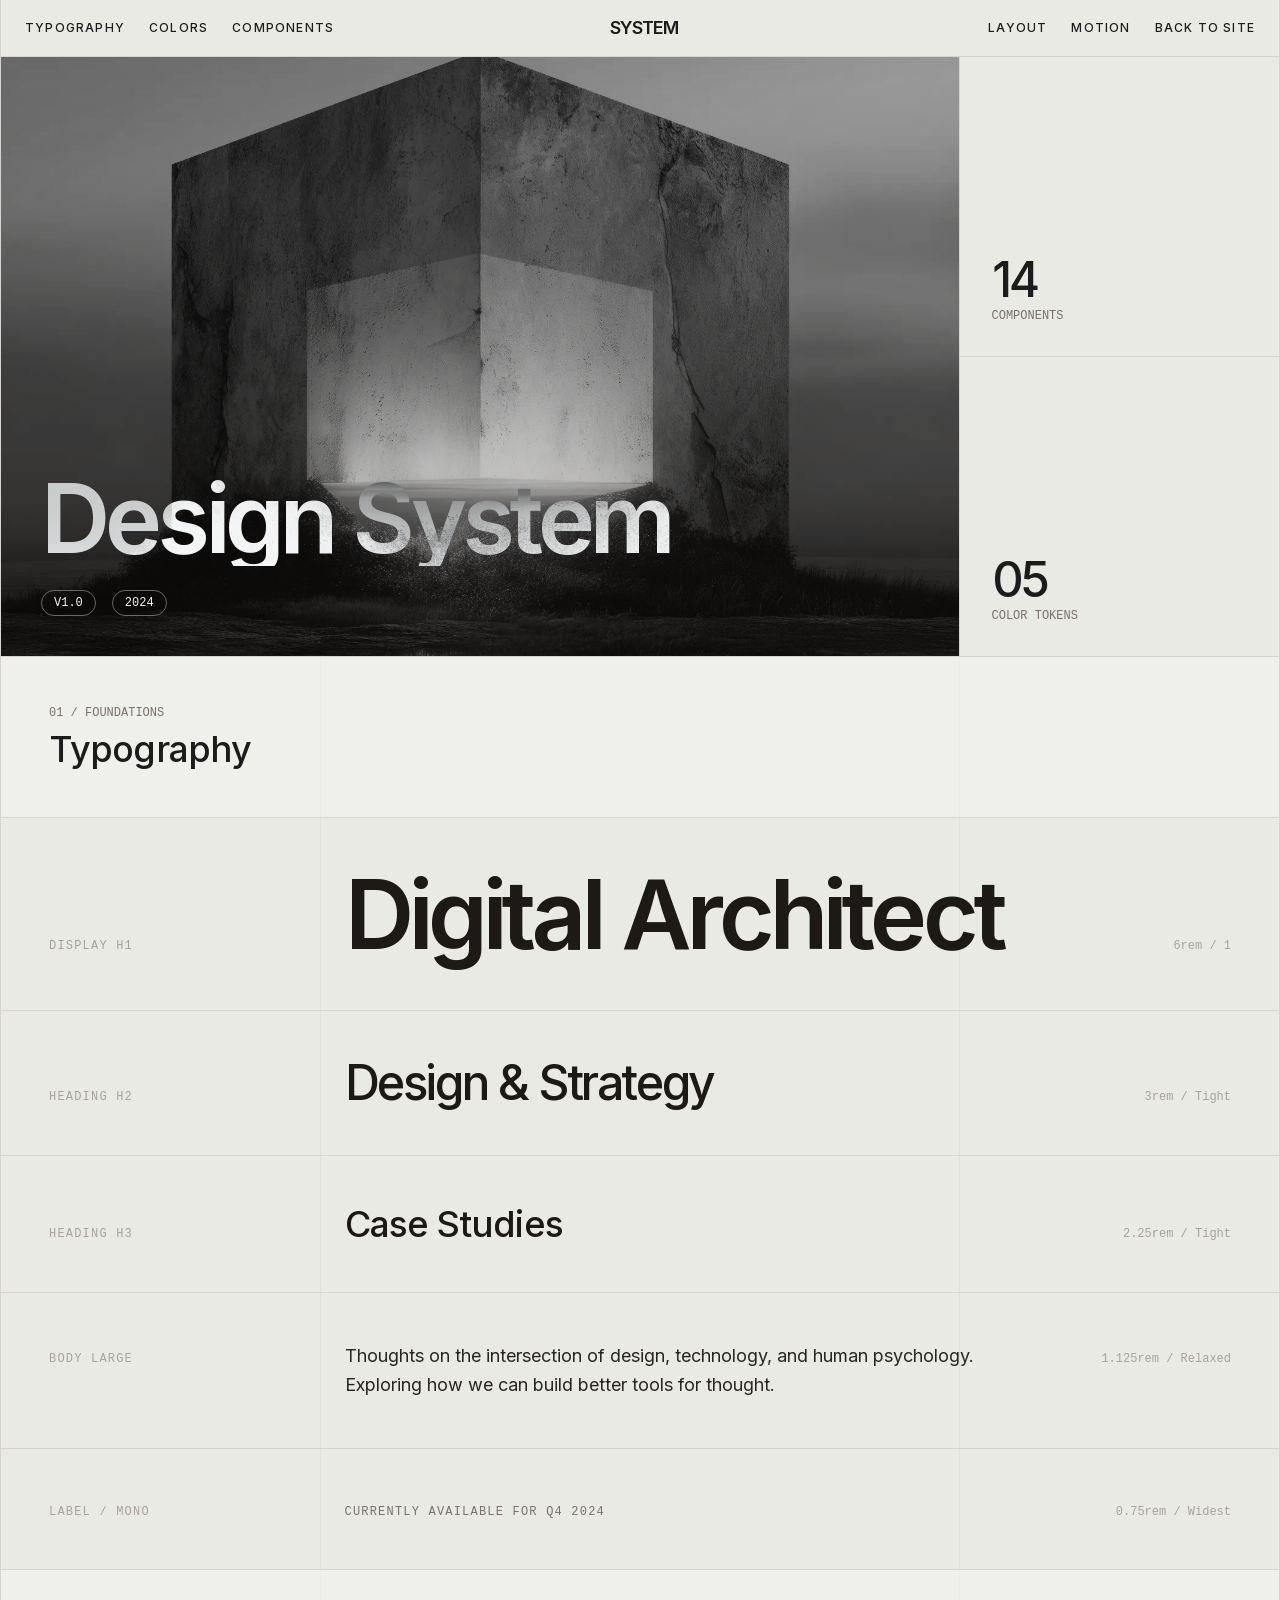
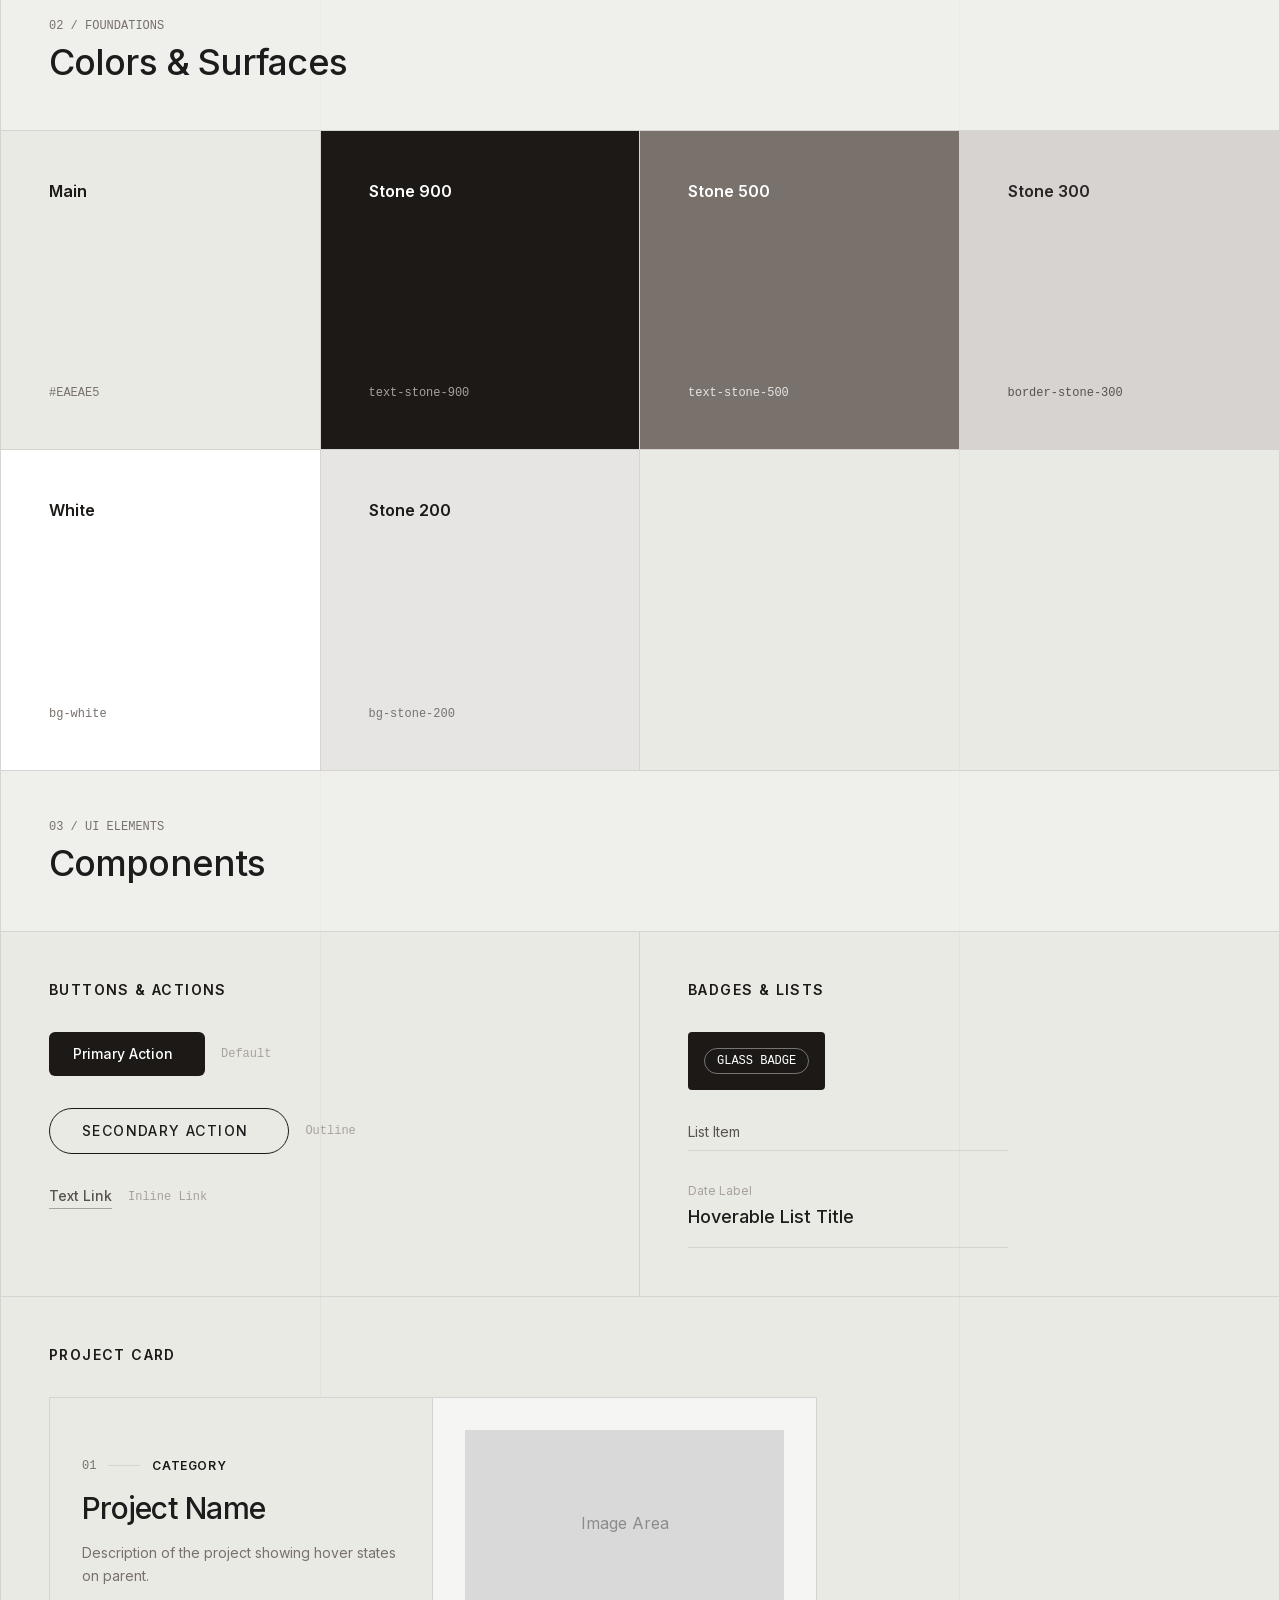
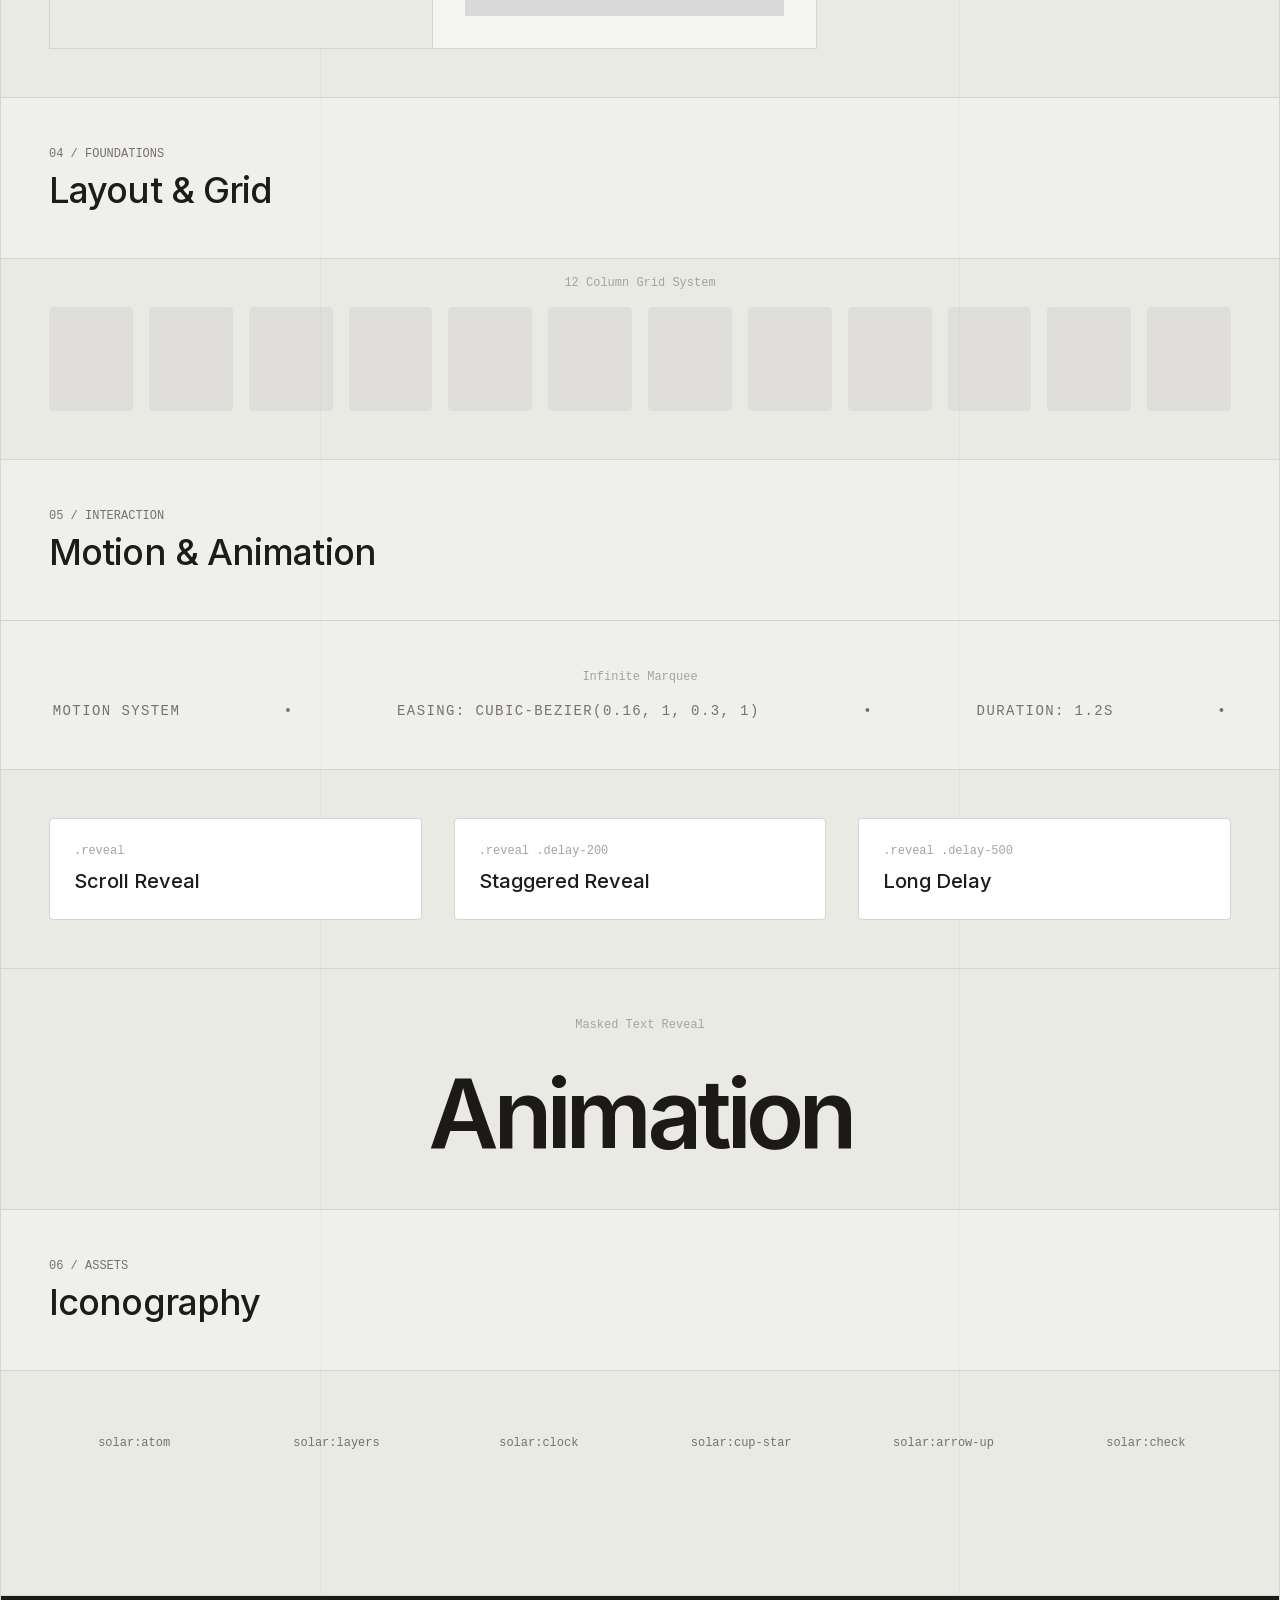
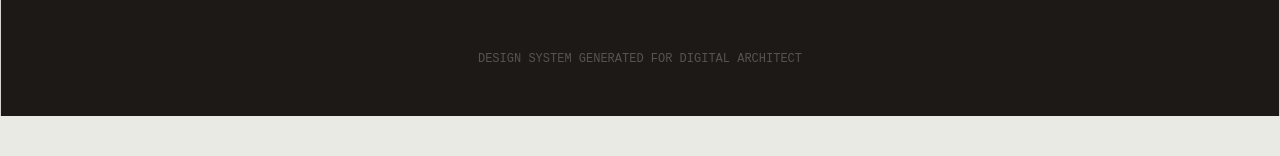
<file: assets/templates/digital-architect.aura.build/design-system.html>
<!DOCTYPE html>
<html class="scroll-smooth" lang="en">

<head>
    <meta charset="utf-8" />
    <meta content="width=device-width, initial-scale=1.0" name="viewport" />
    <title>Design System - Digital Architect</title>
    <script src="assets/resource_3fa48481346f.js"></script>
    <script src="assets/iconify-icon_d39ffc6e4c56.js"></script>
    <link href="assets/css2_19fd9cc6b396.css" rel="stylesheet" />
    <style>
        body {
            font-family: 'Inter', sans-serif;
            background-color: #EAEAE5;
            color: #1C1C1C;
            overflow-x: hidden;
        }

        /* Base Reveal Animation (Scroll triggered) */
        .reveal {
            opacity: 0;
            transform: translateY(2rem);
            transition: all 1s cubic-bezier(0.16, 1, 0.3, 1);
        }

        .reveal.active {
            opacity: 1;
            transform: translateY(0);
        }

        /* Masked Text Reveal (For Hero Title) */
        .text-reveal-wrapper {
            overflow: hidden;
            display: inline-block;
            vertical-align: bottom;
        }

        .text-reveal-content {
            transform: translateY(110%);
            opacity: 0;
            transition: transform 1.2s cubic-bezier(0.16, 1, 0.3, 1), opacity 1.2s ease;
            display: block;
        }

        .reveal-active .text-reveal-content {
            transform: translateY(0);
            opacity: 1;
        }

        /* Stagger Delays */
        .delay-100 {
            transition-delay: 0.1s;
        }

        .delay-200 {
            transition-delay: 0.2s;
        }

        .delay-300 {
            transition-delay: 0.3s;
        }

        .delay-500 {
            transition-delay: 0.5s;
        }

        .delay-700 {
            transition-delay: 0.7s;
        }

        /* Carousel Fade & Ken Burns */
        .carousel-slide {
            position: absolute;
            inset: 0;
            transition: opacity 1.5s ease-in-out;
            opacity: 0;
            overflow: hidden;
        }

        .carousel-slide.active {
            opacity: 1;
        }

        .carousel-slide img {
            transform: scale(1);
            transition: transform 10s ease-out;
        }

        .carousel-slide.active img {
            transform: scale(1.1);
        }

        /* Marquee Animation */
        @keyframes marquee {
            0% {
                transform: translateX(0);
            }

            100% {
                transform: translateX(-50%);
            }
        }

        .animate-marquee {
            display: inline-block;
            padding-left: 100%;
            animation: marquee 30s linear infinite;
        }

        /* Add a clone to the HTML for seamless loop or use padding method */
        .marquee-container {
            display: flex;
            overflow: hidden;
            user-select: none;
        }

        .marquee-content {
            flex-shrink: 0;
            display: flex;
            justify-content: space-around;
            min-width: 100%;
            animation: scroll 40s linear infinite;
        }

        @keyframes scroll {
            from {
                transform: translateX(0);
            }

            to {
                transform: translateX(-100%);
            }
        }

        /* Nav Load Animation */
        .nav-load {
            opacity: 0;
            transform: translateY(-10px);
            transition: all 0.8s ease-out;
        }

        .nav-load.loaded {
            opacity: 1;
            transform: translateY(0);
        }

        /* Icon Alignment Fix */
        iconify-icon {
            display: inline-flex;
            align-items: center;
            justify-content: center;
            vertical-align: middle;
        }

        /* Utilities */
        .no-scrollbar::-webkit-scrollbar {
            display: none;
        }

        .parallax-element {
            will-change: transform;
        }
    </style>
</head>

<body class="antialiased min-h-screen selection:bg-stone-800 selection:text-white pb-10">
    <!-- Main Container -->
    <div class="max-w-[1400px] mx-auto border-x border-stone-300 relative bg-[#EAEAE5]">

        <!-- Vertical Grid Guide Lines -->
        <div class="absolute inset-0 pointer-events-none grid grid-cols-1 md:grid-cols-12 gap-0 z-0 h-full w-full">
            <div class="hidden md:block md:col-span-3 border-r border-stone-300/40 h-full"></div>
            <div class="hidden md:block md:col-span-6 border-r border-stone-300/40 h-full"></div>
            <div class="hidden md:block md:col-span-3 h-full"></div>
        </div>

        <!-- Navigation (System Nav) -->
        <header class="relative z-50 border-b border-stone-300 sticky top-0 bg-[#EAEAE5] nav-load">
            <div class="flex justify-between items-center px-4 md:px-6 py-5">
                <div class="flex items-center gap-6">
                    <a class="text-xs font-medium tracking-widest uppercase hover:text-stone-500 transition-colors"
                        href="#typography">Typography</a>
                    <a class="text-xs font-medium tracking-widest uppercase hover:text-stone-500 transition-colors"
                        href="#colors">Colors</a>
                    <a class="text-xs font-medium tracking-widest uppercase hidden md:block hover:text-stone-500 transition-colors"
                        href="#components">Components</a>
                </div>
                <div class="absolute left-1/2 -translate-x-1/2 flex items-center gap-2 group cursor-pointer">
                    <iconify-icon class="text-xl group-hover:rotate-180 transition-transform duration-700"
                        icon="solar:atom-linear"></iconify-icon>
                    <span class="font-bold tracking-tighter text-lg">SYSTEM</span>
                </div>
                <div class="flex items-center gap-6">
                    <a class="text-xs font-medium tracking-widest uppercase hidden md:block hover:text-stone-500 transition-colors"
                        href="#layout">Layout</a>
                    <a class="text-xs font-medium tracking-widest uppercase hover:text-stone-500 transition-colors"
                        href="#motion">Motion</a>
                    <a class="text-xs font-medium tracking-widest uppercase hover:text-stone-500 transition-colors"
                        href="index.html">Back to Site</a>
                </div>
            </div>
        </header>

        <!-- 0) Hero (Clone) -->
        <section class="relative z-10 grid grid-cols-1 md:grid-cols-12 border-b border-stone-300 min-h-[600px]">
            <!-- Hero Carousel -->
            <div
                class="col-span-1 md:col-span-9 border-b md:border-b-0 md:border-r border-stone-300 relative group overflow-hidden bg-stone-200">
                <div class="w-full h-full relative" id="hero-carousel">
                    <!-- Slide 1 -->
                    <div class="carousel-slide active">
                        <img class="w-full h-full object-cover grayscale contrast-125 parallax-img" data-speed="0.05"
                            src="assets/c7fa69dd-d7fb-48f2-a866-ef3663_f6b789593f38.webp" />
                    </div>
                </div>
                <div
                    class="absolute top-0 left-0 w-full h-full bg-gradient-to-b from-transparent to-stone-900/40 pointer-events-none">
                </div>
                <!-- Hero Text -->
                <div class="absolute bottom-6 left-6 md:bottom-10 md:left-10 text-white mix-blend-difference z-20">
                    <h1 class="text-6xl md:text-8xl font-semibold tracking-tighter leading-none mb-2" id="hero-title">
                        <span class="text-reveal-wrapper"><span
                                class="text-reveal-content delay-200">Design</span></span>
                        <span class="text-reveal-wrapper"><span
                                class="text-reveal-content delay-300">System</span></span>
                    </h1>
                    <div class="mt-6 flex items-center gap-4 reveal delay-500 hero-badge">
                        <span
                            class="px-3 py-1 border border-white/40 rounded-full text-xs font-mono uppercase backdrop-blur-md">v1.0</span>
                        <span
                            class="px-3 py-1 border border-white/40 rounded-full text-xs font-mono uppercase backdrop-blur-md">2024</span>
                    </div>
                </div>
            </div>
            <!-- Stats Column -->
            <div class="col-span-1 md:col-span-3 grid grid-rows-2 h-full min-h-[400px]">
                <!-- Stat 1 -->
                <div
                    class="row-span-1 border-b border-stone-300 p-8 flex flex-col justify-between reveal delay-500 hero-stat group hover:bg-white transition-colors">
                    <iconify-icon class="text-3xl text-stone-400 group-hover:text-stone-800 transition-colors"
                        icon="solar:layers-minimalistic-linear"></iconify-icon>
                    <div>
                        <h2 class="text-5xl font-medium tracking-tighter">14</h2>
                        <span class="text-xs font-mono text-stone-500 mt-1 block">COMPONENTS</span>
                    </div>
                </div>
                <!-- Stat 2 -->
                <div
                    class="row-span-1 p-8 flex flex-col justify-between reveal delay-700 hero-stat group hover:bg-white transition-colors relative overflow-hidden">
                    <iconify-icon class="text-3xl text-stone-400 group-hover:text-stone-800 transition-colors"
                        icon="solar:palette-linear"></iconify-icon>
                    <div>
                        <h2 class="text-5xl font-medium tracking-tighter">05</h2>
                        <span class="text-xs font-mono text-stone-500 mt-1 block">COLOR TOKENS</span>
                    </div>
                    <div class="absolute top-4 right-4 animate-spin-slow">
                        <iconify-icon
                            class="text-stone-200 text-6xl opacity-0 group-hover:opacity-100 transition-opacity duration-700"
                            icon="solar:star-fall-linear"></iconify-icon>
                    </div>
                </div>
            </div>
        </section>

        <!-- 1) Typography -->
        <section id="typography" class="relative z-10 border-b border-stone-300">
            <div class="p-8 md:p-12 border-b border-stone-300 bg-stone-100/50">
                <span class="text-xs font-mono uppercase text-stone-500 block mb-2">01 / Foundations</span>
                <h2 class="text-4xl font-medium tracking-tight">Typography</h2>
            </div>

            <div class="grid grid-cols-1">
                <!-- Heading 1 -->
                <div class="grid grid-cols-1 md:grid-cols-12 border-b border-stone-300 p-8 md:p-12 items-baseline">
                    <div class="col-span-3 text-xs font-mono text-stone-400 uppercase tracking-widest mb-4 md:mb-0">
                        Display H1</div>
                    <div class="col-span-7">
                        <h1 class="text-6xl md:text-8xl font-semibold tracking-tighter leading-none text-stone-900">
                            Digital Architect
                        </h1>
                    </div>
                    <div class="col-span-2 text-right text-xs font-mono text-stone-400">
                        6rem / 1
                    </div>
                </div>

                <!-- Heading 2 -->
                <div class="grid grid-cols-1 md:grid-cols-12 border-b border-stone-300 p-8 md:p-12 items-baseline">
                    <div class="col-span-3 text-xs font-mono text-stone-400 uppercase tracking-widest mb-4 md:mb-0">
                        Heading H2</div>
                    <div class="col-span-7">
                        <h2 class="text-5xl font-medium tracking-tighter text-stone-900">
                            Design & Strategy
                        </h2>
                    </div>
                    <div class="col-span-2 text-right text-xs font-mono text-stone-400">
                        3rem / Tight
                    </div>
                </div>

                <!-- Heading 3 -->
                <div class="grid grid-cols-1 md:grid-cols-12 border-b border-stone-300 p-8 md:p-12 items-baseline">
                    <div class="col-span-3 text-xs font-mono text-stone-400 uppercase tracking-widest mb-4 md:mb-0">
                        Heading H3</div>
                    <div class="col-span-7">
                        <h3 class="text-4xl font-medium tracking-tight text-stone-900">
                            Case Studies
                        </h3>
                    </div>
                    <div class="col-span-2 text-right text-xs font-mono text-stone-400">
                        2.25rem / Tight
                    </div>
                </div>

                <!-- Body / Paragraph -->
                <div class="grid grid-cols-1 md:grid-cols-12 border-b border-stone-300 p-8 md:p-12 items-baseline">
                    <div class="col-span-3 text-xs font-mono text-stone-400 uppercase tracking-widest mb-4 md:mb-0">Body
                        Large</div>
                    <div class="col-span-7">
                        <p class="text-lg leading-relaxed text-stone-800">
                            Thoughts on the intersection of design, technology, and human psychology. Exploring how we
                            can build better tools for thought.
                        </p>
                    </div>
                    <div class="col-span-2 text-right text-xs font-mono text-stone-400">
                        1.125rem / Relaxed
                    </div>
                </div>

                <!-- Meta / Labels -->
                <div class="grid grid-cols-1 md:grid-cols-12 p-8 md:p-12 items-baseline">
                    <div class="col-span-3 text-xs font-mono text-stone-400 uppercase tracking-widest mb-4 md:mb-0">
                        Label / Mono</div>
                    <div class="col-span-7">
                        <span class="text-xs font-mono uppercase tracking-widest text-stone-500">
                            Currently available for Q4 2024
                        </span>
                    </div>
                    <div class="col-span-2 text-right text-xs font-mono text-stone-400">
                        0.75rem / Widest
                    </div>
                </div>
            </div>
        </section>

        <!-- 2) Colors & Surfaces -->
        <section id="colors" class="relative z-10 border-b border-stone-300">
            <div class="p-8 md:p-12 border-b border-stone-300 bg-stone-100/50">
                <span class="text-xs font-mono uppercase text-stone-500 block mb-2">02 / Foundations</span>
                <h2 class="text-4xl font-medium tracking-tight">Colors & Surfaces</h2>
            </div>

            <div class="grid grid-cols-2 md:grid-cols-4">
                <!-- Background Main -->
                <div
                    class="col-span-1 p-8 md:p-12 border-r border-b border-stone-300 bg-[#EAEAE5] flex flex-col justify-between aspect-square">
                    <div class="text-stone-900 font-bold">Main</div>
                    <div class="font-mono text-xs text-stone-500">#EAEAE5</div>
                </div>
                <!-- Stone 900 -->
                <div
                    class="col-span-1 p-8 md:p-12 border-r border-b border-stone-300 bg-stone-900 flex flex-col justify-between aspect-square">
                    <div class="text-white font-bold">Stone 900</div>
                    <div class="font-mono text-xs text-stone-400">text-stone-900</div>
                </div>
                <!-- Stone 500 -->
                <div
                    class="col-span-1 p-8 md:p-12 border-r border-b border-stone-300 bg-stone-500 flex flex-col justify-between aspect-square">
                    <div class="text-white font-bold">Stone 500</div>
                    <div class="font-mono text-xs text-stone-200">text-stone-500</div>
                </div>
                <!-- Stone 300 -->
                <div
                    class="col-span-1 p-8 md:p-12 border-b border-stone-300 bg-stone-300 flex flex-col justify-between aspect-square">
                    <div class="text-stone-800 font-bold">Stone 300</div>
                    <div class="font-mono text-xs text-stone-600">border-stone-300</div>
                </div>
                <!-- White -->
                <div
                    class="col-span-1 p-8 md:p-12 border-r border-stone-300 bg-white flex flex-col justify-between aspect-square">
                    <div class="text-stone-900 font-bold">White</div>
                    <div class="font-mono text-xs text-stone-500">bg-white</div>
                </div>
                <!-- Stone 200 -->
                <div
                    class="col-span-1 p-8 md:p-12 border-r border-stone-300 bg-stone-200 flex flex-col justify-between aspect-square">
                    <div class="text-stone-900 font-bold">Stone 200</div>
                    <div class="font-mono text-xs text-stone-500">bg-stone-200</div>
                </div>
            </div>
        </section>

        <!-- 3) UI Components -->
        <section id="components" class="relative z-10 border-b border-stone-300">
            <div class="p-8 md:p-12 border-b border-stone-300 bg-stone-100/50">
                <span class="text-xs font-mono uppercase text-stone-500 block mb-2">03 / UI Elements</span>
                <h2 class="text-4xl font-medium tracking-tight">Components</h2>
            </div>

            <div class="grid grid-cols-1 md:grid-cols-2">

                <!-- Buttons & Links -->
                <div class="p-8 md:p-12 border-b md:border-b-0 md:border-r border-stone-300">
                    <h3 class="text-sm font-bold uppercase tracking-widest text-stone-900 mb-8">Buttons & Actions</h3>
                    <div class="space-y-8">

                        <!-- Primary Button -->
                        <div class="flex items-center gap-4">
                            <button
                                class="px-6 py-3 bg-stone-900 text-white rounded-md text-sm font-medium hover:bg-stone-700 transition-all flex items-center gap-2 group">
                                Primary Action
                                <iconify-icon class="text-lg group-hover:translate-y-1 transition-transform"
                                    icon="solar:file-download-linear"></iconify-icon>
                            </button>
                            <span class="text-xs font-mono text-stone-400">Default</span>
                        </div>

                        <!-- Outline / Pill Button -->
                        <div class="flex items-center gap-4">
                            <a class="inline-flex items-center gap-2 text-sm font-medium uppercase tracking-widest border border-stone-900 rounded-full px-8 py-3 hover:bg-stone-900 hover:text-white transition-all"
                                href="#">
                                Secondary Action
                                <iconify-icon class="text-lg" icon="solar:arrow-right-linear"></iconify-icon>
                            </a>
                            <span class="text-xs font-mono text-stone-400">Outline</span>
                        </div>

                        <!-- Link -->
                        <div class="flex items-center gap-4">
                            <a class="text-sm font-medium text-stone-600 hover:text-stone-900 border-b border-stone-400 hover:border-stone-900 pb-0.5 transition-colors"
                                href="#">Text Link</a>
                            <span class="text-xs font-mono text-stone-400">Inline Link</span>
                        </div>
                    </div>
                </div>

                <!-- Badges & Lists -->
                <div class="p-8 md:p-12">
                    <h3 class="text-sm font-bold uppercase tracking-widest text-stone-900 mb-8">Badges & Lists</h3>

                    <div class="space-y-8">
                        <!-- Glass Badge -->
                        <div class="flex items-center gap-4 bg-stone-900 p-4 rounded max-w-max">
                            <span
                                class="px-3 py-1 border border-white/40 rounded-full text-xs font-mono uppercase backdrop-blur-md text-white">Glass
                                Badge</span>
                        </div>

                        <!-- Check List Item -->
                        <div class="max-w-xs">
                            <div class="flex items-center justify-between border-b border-stone-300 pb-2">
                                <span class="text-sm text-stone-600">List Item</span>
                                <iconify-icon class="text-stone-400 text-lg"
                                    icon="solar:check-circle-linear"></iconify-icon>
                            </div>
                        </div>

                        <!-- Journal Item -->
                        <div class="max-w-xs">
                            <a class="group flex items-start justify-between border-b border-stone-300 pb-4" href="#">
                                <div>
                                    <span class="text-xs text-stone-400 mb-1 block">Date Label</span>
                                    <h4 class="text-lg font-medium group-hover:text-stone-600 transition-colors">
                                        Hoverable List Title</h4>
                                </div>
                                <iconify-icon class="text-stone-300 text-xl group-hover:text-stone-900 transition-all"
                                    icon="solar:arrow-right-up-linear"></iconify-icon>
                            </a>
                        </div>
                    </div>
                </div>
            </div>

            <!-- Cards -->
            <div class="border-t border-stone-300">
                <div class="p-8 md:p-12">
                    <h3 class="text-sm font-bold uppercase tracking-widest text-stone-900 mb-8">Project Card</h3>

                    <!-- Card Instance -->
                    <div
                        class="group border border-stone-300 bg-[#EAEAE5] hover:bg-white transition-colors duration-500 cursor-pointer overflow-hidden max-w-3xl">
                        <div class="grid grid-cols-1 md:grid-cols-2 min-h-[250px]">
                            <div
                                class="col-span-1 p-8 flex flex-col justify-center border-r border-stone-300/0 md:border-stone-300">
                                <div class="flex items-center gap-3 mb-4">
                                    <span class="text-xs font-mono text-stone-500">01</span>
                                    <div class="h-px w-8 bg-stone-300"></div>
                                    <span
                                        class="text-xs font-bold uppercase tracking-wider text-stone-900">Category</span>
                                </div>
                                <h4
                                    class="text-3xl font-medium tracking-tight mb-4 group-hover:translate-x-2 transition-transform duration-500">
                                    Project Name</h4>
                                <p class="text-stone-500 text-sm leading-relaxed">Description of the project showing
                                    hover states on parent.</p>
                            </div>
                            <div class="col-span-1 relative overflow-hidden bg-stone-100">
                                <div class="absolute inset-0 flex items-center justify-center p-8">
                                    <div
                                        class="w-full h-full bg-stone-300 grayscale opacity-80 group-hover:scale-105 group-hover:grayscale-0 transition-all duration-700 flex items-center justify-center text-stone-500">
                                        Image Area
                                    </div>
                                </div>
                            </div>
                        </div>
                    </div>

                </div>
            </div>
        </section>

        <!-- 4) Layout & Spacing -->
        <section id="layout" class="relative z-10 border-b border-stone-300">
            <div class="p-8 md:p-12 border-b border-stone-300 bg-stone-100/50">
                <span class="text-xs font-mono uppercase text-stone-500 block mb-2">04 / Foundations</span>
                <h2 class="text-4xl font-medium tracking-tight">Layout & Grid</h2>
            </div>

            <div class="p-8 md:p-12 grid grid-cols-12 gap-4 h-[200px] relative">
                <div class="col-span-12 text-center text-xs font-mono text-stone-400 mb-4 absolute top-4 left-0 w-full">
                    12 Column Grid System</div>

                <div class="col-span-1 bg-stone-300/50 h-full rounded"></div>
                <div class="col-span-1 bg-stone-300/50 h-full rounded"></div>
                <div class="col-span-1 bg-stone-300/50 h-full rounded"></div>
                <div class="col-span-1 bg-stone-300/50 h-full rounded"></div>
                <div class="col-span-1 bg-stone-300/50 h-full rounded"></div>
                <div class="col-span-1 bg-stone-300/50 h-full rounded"></div>
                <div class="col-span-1 bg-stone-300/50 h-full rounded"></div>
                <div class="col-span-1 bg-stone-300/50 h-full rounded"></div>
                <div class="col-span-1 bg-stone-300/50 h-full rounded"></div>
                <div class="col-span-1 bg-stone-300/50 h-full rounded"></div>
                <div class="col-span-1 bg-stone-300/50 h-full rounded"></div>
                <div class="col-span-1 bg-stone-300/50 h-full rounded"></div>
            </div>
        </section>

        <!-- 5) Motion -->
        <section id="motion" class="relative z-10 border-b border-stone-300 overflow-hidden">
            <div class="p-8 md:p-12 border-b border-stone-300 bg-stone-100/50">
                <span class="text-xs font-mono uppercase text-stone-500 block mb-2">05 / Interaction</span>
                <h2 class="text-4xl font-medium tracking-tight">Motion & Animation</h2>
            </div>

            <!-- Marquee -->
            <div class="py-12 border-b border-stone-300 bg-stone-100/50">
                <div class="text-center text-xs font-mono text-stone-400 mb-4">Infinite Marquee</div>
                <div class="marquee-container">
                    <div class="marquee-content">
                        <span class="text-sm font-mono uppercase tracking-widest text-stone-500 mx-8">Motion
                            System</span>
                        <span class="text-sm font-mono uppercase tracking-widest text-stone-500 mx-8">•</span>
                        <span class="text-sm font-mono uppercase tracking-widest text-stone-500 mx-8">Easing:
                            cubic-bezier(0.16, 1, 0.3, 1)</span>
                        <span class="text-sm font-mono uppercase tracking-widest text-stone-500 mx-8">•</span>
                        <span class="text-sm font-mono uppercase tracking-widest text-stone-500 mx-8">Duration:
                            1.2s</span>
                        <span class="text-sm font-mono uppercase tracking-widest text-stone-500 mx-8">•</span>
                    </div>
                    <!-- Duplicate -->
                    <div class="marquee-content">
                        <span class="text-sm font-mono uppercase tracking-widest text-stone-500 mx-8">Motion
                            System</span>
                        <span class="text-sm font-mono uppercase tracking-widest text-stone-500 mx-8">•</span>
                        <span class="text-sm font-mono uppercase tracking-widest text-stone-500 mx-8">Easing:
                            cubic-bezier(0.16, 1, 0.3, 1)</span>
                        <span class="text-sm font-mono uppercase tracking-widest text-stone-500 mx-8">•</span>
                        <span class="text-sm font-mono uppercase tracking-widest text-stone-500 mx-8">Duration:
                            1.2s</span>
                        <span class="text-sm font-mono uppercase tracking-widest text-stone-500 mx-8">•</span>
                    </div>
                </div>
            </div>

            <!-- Reveal Examples -->
            <div class="p-8 md:p-12 grid grid-cols-1 md:grid-cols-3 gap-8">
                <div class="p-6 border border-stone-300 rounded bg-white reveal">
                    <span class="text-xs font-mono text-stone-400 block mb-2">.reveal</span>
                    <h4 class="text-xl font-medium">Scroll Reveal</h4>
                </div>
                <div class="p-6 border border-stone-300 rounded bg-white reveal delay-200">
                    <span class="text-xs font-mono text-stone-400 block mb-2">.reveal .delay-200</span>
                    <h4 class="text-xl font-medium">Staggered Reveal</h4>
                </div>
                <div class="p-6 border border-stone-300 rounded bg-white reveal delay-500">
                    <span class="text-xs font-mono text-stone-400 block mb-2">.reveal .delay-500</span>
                    <h4 class="text-xl font-medium">Long Delay</h4>
                </div>
            </div>

            <!-- Text Reveal -->
            <div class="p-8 md:p-12 border-t border-stone-300 text-center">
                <span class="text-xs font-mono text-stone-400 block mb-8">Masked Text Reveal</span>
                <h2 class="text-6xl md:text-8xl font-semibold tracking-tighter leading-none text-stone-900">
                    <span class="text-reveal-wrapper"><span class="text-reveal-content">Animation</span></span>
                </h2>
            </div>
        </section>

        <!-- 6) Icons -->
        <section class="relative z-10 border-b border-stone-300 pb-24">
            <div class="p-8 md:p-12 border-b border-stone-300 bg-stone-100/50">
                <span class="text-xs font-mono uppercase text-stone-500 block mb-2">06 / Assets</span>
                <h2 class="text-4xl font-medium tracking-tight">Iconography</h2>
            </div>

            <div class="p-8 md:p-12 grid grid-cols-2 md:grid-cols-6 gap-8 justify-items-center">
                <div class="flex flex-col items-center gap-4">
                    <iconify-icon class="text-3xl text-stone-800" icon="solar:atom-linear"></iconify-icon>
                    <span class="text-xs font-mono text-stone-500">solar:atom</span>
                </div>
                <div class="flex flex-col items-center gap-4">
                    <iconify-icon class="text-3xl text-stone-800"
                        icon="solar:layers-minimalistic-linear"></iconify-icon>
                    <span class="text-xs font-mono text-stone-500">solar:layers</span>
                </div>
                <div class="flex flex-col items-center gap-4">
                    <iconify-icon class="text-3xl text-stone-800" icon="solar:clock-circle-linear"></iconify-icon>
                    <span class="text-xs font-mono text-stone-500">solar:clock</span>
                </div>
                <div class="flex flex-col items-center gap-4">
                    <iconify-icon class="text-3xl text-stone-800" icon="solar:cup-star-linear"></iconify-icon>
                    <span class="text-xs font-mono text-stone-500">solar:cup-star</span>
                </div>
                <div class="flex flex-col items-center gap-4">
                    <iconify-icon class="text-3xl text-stone-800" icon="solar:arrow-right-up-linear"></iconify-icon>
                    <span class="text-xs font-mono text-stone-500">solar:arrow-up</span>
                </div>
                <div class="flex flex-col items-center gap-4">
                    <iconify-icon class="text-3xl text-stone-800" icon="solar:check-circle-linear"></iconify-icon>
                    <span class="text-xs font-mono text-stone-500">solar:check</span>
                </div>
            </div>
        </section>

        <!-- Footer -->
        <footer class="relative z-10 bg-stone-900 text-stone-200 py-12 text-center">
            <span class="text-xs font-mono uppercase text-stone-600">Design System Generated for Digital
                Architect</span>
        </footer>

    </div>

    <script>
        // Intersection Observer for Reveals (Re-used from original)
        document.addEventListener('DOMContentLoaded', () => {

            // 1. Initial Hero Animations
            setTimeout(() => {
                document.querySelector('header').classList.add('loaded');
            }, 100);

            setTimeout(() => {
                const heroTitle = document.getElementById('hero-title');
                if (heroTitle) heroTitle.classList.add('reveal-active');
            }, 500);

            setTimeout(() => {
                document.querySelectorAll('.hero-badge, .hero-stat').forEach(el => {
                    el.classList.add('active');
                });
            }, 500);

            // 2. Scroll Observer
            const observerOptions = {
                root: null,
                rootMargin: '0px',
                threshold: 0.15
            };

            const observer = new IntersectionObserver((entries) => {
                entries.forEach(entry => {
                    if (entry.isIntersecting) {
                        entry.target.classList.add('active');
                        // Add reveal-active to children if they exist (for text reveals)
                        const textWrappers = entry.target.querySelectorAll('.text-reveal-wrapper');
                        if (textWrappers.length > 0 || entry.target.classList.contains('text-reveal-wrapper')) {
                            entry.target.classList.add('reveal-active');
                        }
                        // Handle internal text reveal wrappers specifically (like the Motion section h2)
                        if (entry.target.tagName === 'H2' || entry.target.tagName === 'H1') {
                            entry.target.classList.add('reveal-active');
                        }
                    }
                });
            }, observerOptions);

            document.querySelectorAll('.reveal').forEach(el => observer.observe(el));

            // Observe custom text reveal sections if they are not inside a .reveal container
            document.querySelectorAll('h1, h2').forEach(el => {
                if (el.querySelector('.text-reveal-content')) observer.observe(el);
            });

            // 3. Carousel Logic
            const slides = document.querySelectorAll('.carousel-slide');
            let currentSlide = 0;
            if (slides.length > 0) {
                setInterval(() => {
                    slides[currentSlide].classList.remove('active');
                    currentSlide = (currentSlide + 1) % slides.length;
                    slides[currentSlide].classList.add('active');
                }, 5000);
            }


            // 4. Parallax Logic
            window.addEventListener('scroll', () => {
                const scrolled = window.scrollY;
                document.querySelectorAll('.parallax-img').forEach((el) => {
                    const speed = el.dataset.speed || 0.1;
                    el.style.transform = `translateY(${scrolled * speed}px)`;
                });
            });
        });
    </script>
</body>

</html>
</file>
<file: assets/templates/animations-gemini/assets/css2_d532a689d235.css>
/* cyrillic-ext */
@font-face {
  font-family: 'Inter';
  font-style: normal;
  font-weight: 200;
  font-display: swap;
  src: url("UcC73FwrK3iLTeHuS_nVMrMxCp50Sj_7249155f7a06.woff2") format('woff2');
  unicode-range: U+0460-052F, U+1C80-1C8A, U+20B4, U+2DE0-2DFF, U+A640-A69F, U+FE2E-FE2F;
}
/* cyrillic */
@font-face {
  font-family: 'Inter';
  font-style: normal;
  font-weight: 200;
  font-display: swap;
  src: url("UcC73FwrK3iLTeHuS_nVMrMxCp50Sj_e34c5f1bf15e.woff2") format('woff2');
  unicode-range: U+0301, U+0400-045F, U+0490-0491, U+04B0-04B1, U+2116;
}
/* greek-ext */
@font-face {
  font-family: 'Inter';
  font-style: normal;
  font-weight: 200;
  font-display: swap;
  src: url("UcC73FwrK3iLTeHuS_nVMrMxCp50Sj_6e1a6b2b96f4.woff2") format('woff2');
  unicode-range: U+1F00-1FFF;
}
/* greek */
@font-face {
  font-family: 'Inter';
  font-style: normal;
  font-weight: 200;
  font-display: swap;
  src: url("UcC73FwrK3iLTeHuS_nVMrMxCp50Sj_656bbed6cec3.woff2") format('woff2');
  unicode-range: U+0370-0377, U+037A-037F, U+0384-038A, U+038C, U+038E-03A1, U+03A3-03FF;
}
/* vietnamese */
@font-face {
  font-family: 'Inter';
  font-style: normal;
  font-weight: 200;
  font-display: swap;
  src: url("UcC73FwrK3iLTeHuS_nVMrMxCp50Sj_fc83e07548c4.woff2") format('woff2');
  unicode-range: U+0102-0103, U+0110-0111, U+0128-0129, U+0168-0169, U+01A0-01A1, U+01AF-01B0, U+0300-0301, U+0303-0304, U+0308-0309, U+0323, U+0329, U+1EA0-1EF9, U+20AB;
}
/* latin-ext */
@font-face {
  font-family: 'Inter';
  font-style: normal;
  font-weight: 200;
  font-display: swap;
  src: url("UcC73FwrK3iLTeHuS_nVMrMxCp50Sj_749a308406a6.woff2") format('woff2');
  unicode-range: U+0100-02BA, U+02BD-02C5, U+02C7-02CC, U+02CE-02D7, U+02DD-02FF, U+0304, U+0308, U+0329, U+1D00-1DBF, U+1E00-1E9F, U+1EF2-1EFF, U+2020, U+20A0-20AB, U+20AD-20C0, U+2113, U+2C60-2C7F, U+A720-A7FF;
}
/* latin */
@font-face {
  font-family: 'Inter';
  font-style: normal;
  font-weight: 200;
  font-display: swap;
  src: url("UcC73FwrK3iLTeHuS_nVMrMxCp50Sj_1ab1ad55902b.woff2") format('woff2');
  unicode-range: U+0000-00FF, U+0131, U+0152-0153, U+02BB-02BC, U+02C6, U+02DA, U+02DC, U+0304, U+0308, U+0329, U+2000-206F, U+20AC, U+2122, U+2191, U+2193, U+2212, U+2215, U+FEFF, U+FFFD;
}
/* cyrillic-ext */
@font-face {
  font-family: 'Inter';
  font-style: normal;
  font-weight: 300;
  font-display: swap;
  src: url("UcC73FwrK3iLTeHuS_nVMrMxCp50Sj_7249155f7a06.woff2") format('woff2');
  unicode-range: U+0460-052F, U+1C80-1C8A, U+20B4, U+2DE0-2DFF, U+A640-A69F, U+FE2E-FE2F;
}
/* cyrillic */
@font-face {
  font-family: 'Inter';
  font-style: normal;
  font-weight: 300;
  font-display: swap;
  src: url("UcC73FwrK3iLTeHuS_nVMrMxCp50Sj_e34c5f1bf15e.woff2") format('woff2');
  unicode-range: U+0301, U+0400-045F, U+0490-0491, U+04B0-04B1, U+2116;
}
/* greek-ext */
@font-face {
  font-family: 'Inter';
  font-style: normal;
  font-weight: 300;
  font-display: swap;
  src: url("UcC73FwrK3iLTeHuS_nVMrMxCp50Sj_6e1a6b2b96f4.woff2") format('woff2');
  unicode-range: U+1F00-1FFF;
}
/* greek */
@font-face {
  font-family: 'Inter';
  font-style: normal;
  font-weight: 300;
  font-display: swap;
  src: url("UcC73FwrK3iLTeHuS_nVMrMxCp50Sj_656bbed6cec3.woff2") format('woff2');
  unicode-range: U+0370-0377, U+037A-037F, U+0384-038A, U+038C, U+038E-03A1, U+03A3-03FF;
}
/* vietnamese */
@font-face {
  font-family: 'Inter';
  font-style: normal;
  font-weight: 300;
  font-display: swap;
  src: url("UcC73FwrK3iLTeHuS_nVMrMxCp50Sj_fc83e07548c4.woff2") format('woff2');
  unicode-range: U+0102-0103, U+0110-0111, U+0128-0129, U+0168-0169, U+01A0-01A1, U+01AF-01B0, U+0300-0301, U+0303-0304, U+0308-0309, U+0323, U+0329, U+1EA0-1EF9, U+20AB;
}
/* latin-ext */
@font-face {
  font-family: 'Inter';
  font-style: normal;
  font-weight: 300;
  font-display: swap;
  src: url("UcC73FwrK3iLTeHuS_nVMrMxCp50Sj_749a308406a6.woff2") format('woff2');
  unicode-range: U+0100-02BA, U+02BD-02C5, U+02C7-02CC, U+02CE-02D7, U+02DD-02FF, U+0304, U+0308, U+0329, U+1D00-1DBF, U+1E00-1E9F, U+1EF2-1EFF, U+2020, U+20A0-20AB, U+20AD-20C0, U+2113, U+2C60-2C7F, U+A720-A7FF;
}
/* latin */
@font-face {
  font-family: 'Inter';
  font-style: normal;
  font-weight: 300;
  font-display: swap;
  src: url("UcC73FwrK3iLTeHuS_nVMrMxCp50Sj_1ab1ad55902b.woff2") format('woff2');
  unicode-range: U+0000-00FF, U+0131, U+0152-0153, U+02BB-02BC, U+02C6, U+02DA, U+02DC, U+0304, U+0308, U+0329, U+2000-206F, U+20AC, U+2122, U+2191, U+2193, U+2212, U+2215, U+FEFF, U+FFFD;
}
/* cyrillic-ext */
@font-face {
  font-family: 'Inter';
  font-style: normal;
  font-weight: 400;
  font-display: swap;
  src: url("UcC73FwrK3iLTeHuS_nVMrMxCp50Sj_7249155f7a06.woff2") format('woff2');
  unicode-range: U+0460-052F, U+1C80-1C8A, U+20B4, U+2DE0-2DFF, U+A640-A69F, U+FE2E-FE2F;
}
/* cyrillic */
@font-face {
  font-family: 'Inter';
  font-style: normal;
  font-weight: 400;
  font-display: swap;
  src: url("UcC73FwrK3iLTeHuS_nVMrMxCp50Sj_e34c5f1bf15e.woff2") format('woff2');
  unicode-range: U+0301, U+0400-045F, U+0490-0491, U+04B0-04B1, U+2116;
}
/* greek-ext */
@font-face {
  font-family: 'Inter';
  font-style: normal;
  font-weight: 400;
  font-display: swap;
  src: url("UcC73FwrK3iLTeHuS_nVMrMxCp50Sj_6e1a6b2b96f4.woff2") format('woff2');
  unicode-range: U+1F00-1FFF;
}
/* greek */
@font-face {
  font-family: 'Inter';
  font-style: normal;
  font-weight: 400;
  font-display: swap;
  src: url("UcC73FwrK3iLTeHuS_nVMrMxCp50Sj_656bbed6cec3.woff2") format('woff2');
  unicode-range: U+0370-0377, U+037A-037F, U+0384-038A, U+038C, U+038E-03A1, U+03A3-03FF;
}
/* vietnamese */
@font-face {
  font-family: 'Inter';
  font-style: normal;
  font-weight: 400;
  font-display: swap;
  src: url("UcC73FwrK3iLTeHuS_nVMrMxCp50Sj_fc83e07548c4.woff2") format('woff2');
  unicode-range: U+0102-0103, U+0110-0111, U+0128-0129, U+0168-0169, U+01A0-01A1, U+01AF-01B0, U+0300-0301, U+0303-0304, U+0308-0309, U+0323, U+0329, U+1EA0-1EF9, U+20AB;
}
/* latin-ext */
@font-face {
  font-family: 'Inter';
  font-style: normal;
  font-weight: 400;
  font-display: swap;
  src: url("UcC73FwrK3iLTeHuS_nVMrMxCp50Sj_749a308406a6.woff2") format('woff2');
  unicode-range: U+0100-02BA, U+02BD-02C5, U+02C7-02CC, U+02CE-02D7, U+02DD-02FF, U+0304, U+0308, U+0329, U+1D00-1DBF, U+1E00-1E9F, U+1EF2-1EFF, U+2020, U+20A0-20AB, U+20AD-20C0, U+2113, U+2C60-2C7F, U+A720-A7FF;
}
/* latin */
@font-face {
  font-family: 'Inter';
  font-style: normal;
  font-weight: 400;
  font-display: swap;
  src: url("UcC73FwrK3iLTeHuS_nVMrMxCp50Sj_1ab1ad55902b.woff2") format('woff2');
  unicode-range: U+0000-00FF, U+0131, U+0152-0153, U+02BB-02BC, U+02C6, U+02DA, U+02DC, U+0304, U+0308, U+0329, U+2000-206F, U+20AC, U+2122, U+2191, U+2193, U+2212, U+2215, U+FEFF, U+FFFD;
}
/* cyrillic-ext */
@font-face {
  font-family: 'Inter';
  font-style: normal;
  font-weight: 500;
  font-display: swap;
  src: url("UcC73FwrK3iLTeHuS_nVMrMxCp50Sj_7249155f7a06.woff2") format('woff2');
  unicode-range: U+0460-052F, U+1C80-1C8A, U+20B4, U+2DE0-2DFF, U+A640-A69F, U+FE2E-FE2F;
}
/* cyrillic */
@font-face {
  font-family: 'Inter';
  font-style: normal;
  font-weight: 500;
  font-display: swap;
  src: url("UcC73FwrK3iLTeHuS_nVMrMxCp50Sj_e34c5f1bf15e.woff2") format('woff2');
  unicode-range: U+0301, U+0400-045F, U+0490-0491, U+04B0-04B1, U+2116;
}
/* greek-ext */
@font-face {
  font-family: 'Inter';
  font-style: normal;
  font-weight: 500;
  font-display: swap;
  src: url("UcC73FwrK3iLTeHuS_nVMrMxCp50Sj_6e1a6b2b96f4.woff2") format('woff2');
  unicode-range: U+1F00-1FFF;
}
/* greek */
@font-face {
  font-family: 'Inter';
  font-style: normal;
  font-weight: 500;
  font-display: swap;
  src: url("UcC73FwrK3iLTeHuS_nVMrMxCp50Sj_656bbed6cec3.woff2") format('woff2');
  unicode-range: U+0370-0377, U+037A-037F, U+0384-038A, U+038C, U+038E-03A1, U+03A3-03FF;
}
/* vietnamese */
@font-face {
  font-family: 'Inter';
  font-style: normal;
  font-weight: 500;
  font-display: swap;
  src: url("UcC73FwrK3iLTeHuS_nVMrMxCp50Sj_fc83e07548c4.woff2") format('woff2');
  unicode-range: U+0102-0103, U+0110-0111, U+0128-0129, U+0168-0169, U+01A0-01A1, U+01AF-01B0, U+0300-0301, U+0303-0304, U+0308-0309, U+0323, U+0329, U+1EA0-1EF9, U+20AB;
}
/* latin-ext */
@font-face {
  font-family: 'Inter';
  font-style: normal;
  font-weight: 500;
  font-display: swap;
  src: url("UcC73FwrK3iLTeHuS_nVMrMxCp50Sj_749a308406a6.woff2") format('woff2');
  unicode-range: U+0100-02BA, U+02BD-02C5, U+02C7-02CC, U+02CE-02D7, U+02DD-02FF, U+0304, U+0308, U+0329, U+1D00-1DBF, U+1E00-1E9F, U+1EF2-1EFF, U+2020, U+20A0-20AB, U+20AD-20C0, U+2113, U+2C60-2C7F, U+A720-A7FF;
}
/* latin */
@font-face {
  font-family: 'Inter';
  font-style: normal;
  font-weight: 500;
  font-display: swap;
  src: url("UcC73FwrK3iLTeHuS_nVMrMxCp50Sj_1ab1ad55902b.woff2") format('woff2');
  unicode-range: U+0000-00FF, U+0131, U+0152-0153, U+02BB-02BC, U+02C6, U+02DA, U+02DC, U+0304, U+0308, U+0329, U+2000-206F, U+20AC, U+2122, U+2191, U+2193, U+2212, U+2215, U+FEFF, U+FFFD;
}
/* cyrillic-ext */
@font-face {
  font-family: 'Inter';
  font-style: normal;
  font-weight: 600;
  font-display: swap;
  src: url("UcC73FwrK3iLTeHuS_nVMrMxCp50Sj_7249155f7a06.woff2") format('woff2');
  unicode-range: U+0460-052F, U+1C80-1C8A, U+20B4, U+2DE0-2DFF, U+A640-A69F, U+FE2E-FE2F;
}
/* cyrillic */
@font-face {
  font-family: 'Inter';
  font-style: normal;
  font-weight: 600;
  font-display: swap;
  src: url("UcC73FwrK3iLTeHuS_nVMrMxCp50Sj_e34c5f1bf15e.woff2") format('woff2');
  unicode-range: U+0301, U+0400-045F, U+0490-0491, U+04B0-04B1, U+2116;
}
/* greek-ext */
@font-face {
  font-family: 'Inter';
  font-style: normal;
  font-weight: 600;
  font-display: swap;
  src: url("UcC73FwrK3iLTeHuS_nVMrMxCp50Sj_6e1a6b2b96f4.woff2") format('woff2');
  unicode-range: U+1F00-1FFF;
}
/* greek */
@font-face {
  font-family: 'Inter';
  font-style: normal;
  font-weight: 600;
  font-display: swap;
  src: url("UcC73FwrK3iLTeHuS_nVMrMxCp50Sj_656bbed6cec3.woff2") format('woff2');
  unicode-range: U+0370-0377, U+037A-037F, U+0384-038A, U+038C, U+038E-03A1, U+03A3-03FF;
}
/* vietnamese */
@font-face {
  font-family: 'Inter';
  font-style: normal;
  font-weight: 600;
  font-display: swap;
  src: url("UcC73FwrK3iLTeHuS_nVMrMxCp50Sj_fc83e07548c4.woff2") format('woff2');
  unicode-range: U+0102-0103, U+0110-0111, U+0128-0129, U+0168-0169, U+01A0-01A1, U+01AF-01B0, U+0300-0301, U+0303-0304, U+0308-0309, U+0323, U+0329, U+1EA0-1EF9, U+20AB;
}
/* latin-ext */
@font-face {
  font-family: 'Inter';
  font-style: normal;
  font-weight: 600;
  font-display: swap;
  src: url("UcC73FwrK3iLTeHuS_nVMrMxCp50Sj_749a308406a6.woff2") format('woff2');
  unicode-range: U+0100-02BA, U+02BD-02C5, U+02C7-02CC, U+02CE-02D7, U+02DD-02FF, U+0304, U+0308, U+0329, U+1D00-1DBF, U+1E00-1E9F, U+1EF2-1EFF, U+2020, U+20A0-20AB, U+20AD-20C0, U+2113, U+2C60-2C7F, U+A720-A7FF;
}
/* latin */
@font-face {
  font-family: 'Inter';
  font-style: normal;
  font-weight: 600;
  font-display: swap;
  src: url("UcC73FwrK3iLTeHuS_nVMrMxCp50Sj_1ab1ad55902b.woff2") format('woff2');
  unicode-range: U+0000-00FF, U+0131, U+0152-0153, U+02BB-02BC, U+02C6, U+02DA, U+02DC, U+0304, U+0308, U+0329, U+2000-206F, U+20AC, U+2122, U+2191, U+2193, U+2212, U+2215, U+FEFF, U+FFFD;
}
</file>
<file: assets/templates/animations-gemini/assets/css2_86e10c4bcbd4.css>
/* cyrillic */
@font-face {
  font-family: 'Geist';
  font-style: normal;
  font-weight: 300;
  font-display: swap;
  src: url("gyByhwUxId8gMEwYGFWNOITddY4_8e42e564c939.woff2") format('woff2');
  unicode-range: U+0301, U+0400-045F, U+0490-0491, U+04B0-04B1, U+2116;
}
/* latin-ext */
@font-face {
  font-family: 'Geist';
  font-style: normal;
  font-weight: 300;
  font-display: swap;
  src: url("gyByhwUxId8gMEwSGFWNOITddY4_bd9fc9d85a99.woff2") format('woff2');
  unicode-range: U+0100-02BA, U+02BD-02C5, U+02C7-02CC, U+02CE-02D7, U+02DD-02FF, U+0304, U+0308, U+0329, U+1D00-1DBF, U+1E00-1E9F, U+1EF2-1EFF, U+2020, U+20A0-20AB, U+20AD-20C0, U+2113, U+2C60-2C7F, U+A720-A7FF;
}
/* latin */
@font-face {
  font-family: 'Geist';
  font-style: normal;
  font-weight: 300;
  font-display: swap;
  src: url("gyByhwUxId8gMEwcGFWNOITd_79e7a99c0e70.woff2") format('woff2');
  unicode-range: U+0000-00FF, U+0131, U+0152-0153, U+02BB-02BC, U+02C6, U+02DA, U+02DC, U+0304, U+0308, U+0329, U+2000-206F, U+20AC, U+2122, U+2191, U+2193, U+2212, U+2215, U+FEFF, U+FFFD;
}
/* cyrillic */
@font-face {
  font-family: 'Geist';
  font-style: normal;
  font-weight: 400;
  font-display: swap;
  src: url("gyByhwUxId8gMEwYGFWNOITddY4_8e42e564c939.woff2") format('woff2');
  unicode-range: U+0301, U+0400-045F, U+0490-0491, U+04B0-04B1, U+2116;
}
/* latin-ext */
@font-face {
  font-family: 'Geist';
  font-style: normal;
  font-weight: 400;
  font-display: swap;
  src: url("gyByhwUxId8gMEwSGFWNOITddY4_bd9fc9d85a99.woff2") format('woff2');
  unicode-range: U+0100-02BA, U+02BD-02C5, U+02C7-02CC, U+02CE-02D7, U+02DD-02FF, U+0304, U+0308, U+0329, U+1D00-1DBF, U+1E00-1E9F, U+1EF2-1EFF, U+2020, U+20A0-20AB, U+20AD-20C0, U+2113, U+2C60-2C7F, U+A720-A7FF;
}
/* latin */
@font-face {
  font-family: 'Geist';
  font-style: normal;
  font-weight: 400;
  font-display: swap;
  src: url("gyByhwUxId8gMEwcGFWNOITd_79e7a99c0e70.woff2") format('woff2');
  unicode-range: U+0000-00FF, U+0131, U+0152-0153, U+02BB-02BC, U+02C6, U+02DA, U+02DC, U+0304, U+0308, U+0329, U+2000-206F, U+20AC, U+2122, U+2191, U+2193, U+2212, U+2215, U+FEFF, U+FFFD;
}
/* cyrillic */
@font-face {
  font-family: 'Geist';
  font-style: normal;
  font-weight: 500;
  font-display: swap;
  src: url("gyByhwUxId8gMEwYGFWNOITddY4_8e42e564c939.woff2") format('woff2');
  unicode-range: U+0301, U+0400-045F, U+0490-0491, U+04B0-04B1, U+2116;
}
/* latin-ext */
@font-face {
  font-family: 'Geist';
  font-style: normal;
  font-weight: 500;
  font-display: swap;
  src: url("gyByhwUxId8gMEwSGFWNOITddY4_bd9fc9d85a99.woff2") format('woff2');
  unicode-range: U+0100-02BA, U+02BD-02C5, U+02C7-02CC, U+02CE-02D7, U+02DD-02FF, U+0304, U+0308, U+0329, U+1D00-1DBF, U+1E00-1E9F, U+1EF2-1EFF, U+2020, U+20A0-20AB, U+20AD-20C0, U+2113, U+2C60-2C7F, U+A720-A7FF;
}
/* latin */
@font-face {
  font-family: 'Geist';
  font-style: normal;
  font-weight: 500;
  font-display: swap;
  src: url("gyByhwUxId8gMEwcGFWNOITd_79e7a99c0e70.woff2") format('woff2');
  unicode-range: U+0000-00FF, U+0131, U+0152-0153, U+02BB-02BC, U+02C6, U+02DA, U+02DC, U+0304, U+0308, U+0329, U+2000-206F, U+20AC, U+2122, U+2191, U+2193, U+2212, U+2215, U+FEFF, U+FFFD;
}
/* cyrillic */
@font-face {
  font-family: 'Geist';
  font-style: normal;
  font-weight: 600;
  font-display: swap;
  src: url("gyByhwUxId8gMEwYGFWNOITddY4_8e42e564c939.woff2") format('woff2');
  unicode-range: U+0301, U+0400-045F, U+0490-0491, U+04B0-04B1, U+2116;
}
/* latin-ext */
@font-face {
  font-family: 'Geist';
  font-style: normal;
  font-weight: 600;
  font-display: swap;
  src: url("gyByhwUxId8gMEwSGFWNOITddY4_bd9fc9d85a99.woff2") format('woff2');
  unicode-range: U+0100-02BA, U+02BD-02C5, U+02C7-02CC, U+02CE-02D7, U+02DD-02FF, U+0304, U+0308, U+0329, U+1D00-1DBF, U+1E00-1E9F, U+1EF2-1EFF, U+2020, U+20A0-20AB, U+20AD-20C0, U+2113, U+2C60-2C7F, U+A720-A7FF;
}
/* latin */
@font-face {
  font-family: 'Geist';
  font-style: normal;
  font-weight: 600;
  font-display: swap;
  src: url("gyByhwUxId8gMEwcGFWNOITd_79e7a99c0e70.woff2") format('woff2');
  unicode-range: U+0000-00FF, U+0131, U+0152-0153, U+02BB-02BC, U+02C6, U+02DA, U+02DC, U+0304, U+0308, U+0329, U+2000-206F, U+20AC, U+2122, U+2191, U+2193, U+2212, U+2215, U+FEFF, U+FFFD;
}
/* cyrillic */
@font-face {
  font-family: 'Geist';
  font-style: normal;
  font-weight: 700;
  font-display: swap;
  src: url("gyByhwUxId8gMEwYGFWNOITddY4_8e42e564c939.woff2") format('woff2');
  unicode-range: U+0301, U+0400-045F, U+0490-0491, U+04B0-04B1, U+2116;
}
/* latin-ext */
@font-face {
  font-family: 'Geist';
  font-style: normal;
  font-weight: 700;
  font-display: swap;
  src: url("gyByhwUxId8gMEwSGFWNOITddY4_bd9fc9d85a99.woff2") format('woff2');
  unicode-range: U+0100-02BA, U+02BD-02C5, U+02C7-02CC, U+02CE-02D7, U+02DD-02FF, U+0304, U+0308, U+0329, U+1D00-1DBF, U+1E00-1E9F, U+1EF2-1EFF, U+2020, U+20A0-20AB, U+20AD-20C0, U+2113, U+2C60-2C7F, U+A720-A7FF;
}
/* latin */
@font-face {
  font-family: 'Geist';
  font-style: normal;
  font-weight: 700;
  font-display: swap;
  src: url("gyByhwUxId8gMEwcGFWNOITd_79e7a99c0e70.woff2") format('woff2');
  unicode-range: U+0000-00FF, U+0131, U+0152-0153, U+02BB-02BC, U+02C6, U+02DA, U+02DC, U+0304, U+0308, U+0329, U+2000-206F, U+20AC, U+2122, U+2191, U+2193, U+2212, U+2215, U+FEFF, U+FFFD;
}
</file>
<file: assets/templates/animations-gemini/assets/css2_0fc20595ebff.css>
/* cyrillic-ext */
@font-face {
  font-family: 'Roboto';
  font-style: normal;
  font-weight: 300;
  font-stretch: 100%;
  font-display: swap;
  src: url("KFO7CnqEu92Fr1ME7kSn66aGLdTylU_1d18f5fe9246.woff2") format('woff2');
  unicode-range: U+0460-052F, U+1C80-1C8A, U+20B4, U+2DE0-2DFF, U+A640-A69F, U+FE2E-FE2F;
}
/* cyrillic */
@font-face {
  font-family: 'Roboto';
  font-style: normal;
  font-weight: 300;
  font-stretch: 100%;
  font-display: swap;
  src: url("KFO7CnqEu92Fr1ME7kSn66aGLdTylU_874cb19fbe00.woff2") format('woff2');
  unicode-range: U+0301, U+0400-045F, U+0490-0491, U+04B0-04B1, U+2116;
}
/* greek-ext */
@font-face {
  font-family: 'Roboto';
  font-style: normal;
  font-weight: 300;
  font-stretch: 100%;
  font-display: swap;
  src: url("KFO7CnqEu92Fr1ME7kSn66aGLdTylU_e608e52f0374.woff2") format('woff2');
  unicode-range: U+1F00-1FFF;
}
/* greek */
@font-face {
  font-family: 'Roboto';
  font-style: normal;
  font-weight: 300;
  font-stretch: 100%;
  font-display: swap;
  src: url("KFO7CnqEu92Fr1ME7kSn66aGLdTylU_8e1abfddda42.woff2") format('woff2');
  unicode-range: U+0370-0377, U+037A-037F, U+0384-038A, U+038C, U+038E-03A1, U+03A3-03FF;
}
/* math */
@font-face {
  font-family: 'Roboto';
  font-style: normal;
  font-weight: 300;
  font-stretch: 100%;
  font-display: swap;
  src: url("KFO7CnqEu92Fr1ME7kSn66aGLdTylU_641916833885.woff2") format('woff2');
  unicode-range: U+0302-0303, U+0305, U+0307-0308, U+0310, U+0312, U+0315, U+031A, U+0326-0327, U+032C, U+032F-0330, U+0332-0333, U+0338, U+033A, U+0346, U+034D, U+0391-03A1, U+03A3-03A9, U+03B1-03C9, U+03D1, U+03D5-03D6, U+03F0-03F1, U+03F4-03F5, U+2016-2017, U+2034-2038, U+203C, U+2040, U+2043, U+2047, U+2050, U+2057, U+205F, U+2070-2071, U+2074-208E, U+2090-209C, U+20D0-20DC, U+20E1, U+20E5-20EF, U+2100-2112, U+2114-2115, U+2117-2121, U+2123-214F, U+2190, U+2192, U+2194-21AE, U+21B0-21E5, U+21F1-21F2, U+21F4-2211, U+2213-2214, U+2216-22FF, U+2308-230B, U+2310, U+2319, U+231C-2321, U+2336-237A, U+237C, U+2395, U+239B-23B7, U+23D0, U+23DC-23E1, U+2474-2475, U+25AF, U+25B3, U+25B7, U+25BD, U+25C1, U+25CA, U+25CC, U+25FB, U+266D-266F, U+27C0-27FF, U+2900-2AFF, U+2B0E-2B11, U+2B30-2B4C, U+2BFE, U+3030, U+FF5B, U+FF5D, U+1D400-1D7FF, U+1EE00-1EEFF;
}
/* symbols */
@font-face {
  font-family: 'Roboto';
  font-style: normal;
  font-weight: 300;
  font-stretch: 100%;
  font-display: swap;
  src: url("KFO7CnqEu92Fr1ME7kSn66aGLdTylU_5cf397ebb65f.woff2") format('woff2');
  unicode-range: U+0001-000C, U+000E-001F, U+007F-009F, U+20DD-20E0, U+20E2-20E4, U+2150-218F, U+2190, U+2192, U+2194-2199, U+21AF, U+21E6-21F0, U+21F3, U+2218-2219, U+2299, U+22C4-22C6, U+2300-243F, U+2440-244A, U+2460-24FF, U+25A0-27BF, U+2800-28FF, U+2921-2922, U+2981, U+29BF, U+29EB, U+2B00-2BFF, U+4DC0-4DFF, U+FFF9-FFFB, U+10140-1018E, U+10190-1019C, U+101A0, U+101D0-101FD, U+102E0-102FB, U+10E60-10E7E, U+1D2C0-1D2D3, U+1D2E0-1D37F, U+1F000-1F0FF, U+1F100-1F1AD, U+1F1E6-1F1FF, U+1F30D-1F30F, U+1F315, U+1F31C, U+1F31E, U+1F320-1F32C, U+1F336, U+1F378, U+1F37D, U+1F382, U+1F393-1F39F, U+1F3A7-1F3A8, U+1F3AC-1F3AF, U+1F3C2, U+1F3C4-1F3C6, U+1F3CA-1F3CE, U+1F3D4-1F3E0, U+1F3ED, U+1F3F1-1F3F3, U+1F3F5-1F3F7, U+1F408, U+1F415, U+1F41F, U+1F426, U+1F43F, U+1F441-1F442, U+1F444, U+1F446-1F449, U+1F44C-1F44E, U+1F453, U+1F46A, U+1F47D, U+1F4A3, U+1F4B0, U+1F4B3, U+1F4B9, U+1F4BB, U+1F4BF, U+1F4C8-1F4CB, U+1F4D6, U+1F4DA, U+1F4DF, U+1F4E3-1F4E6, U+1F4EA-1F4ED, U+1F4F7, U+1F4F9-1F4FB, U+1F4FD-1F4FE, U+1F503, U+1F507-1F50B, U+1F50D, U+1F512-1F513, U+1F53E-1F54A, U+1F54F-1F5FA, U+1F610, U+1F650-1F67F, U+1F687, U+1F68D, U+1F691, U+1F694, U+1F698, U+1F6AD, U+1F6B2, U+1F6B9-1F6BA, U+1F6BC, U+1F6C6-1F6CF, U+1F6D3-1F6D7, U+1F6E0-1F6EA, U+1F6F0-1F6F3, U+1F6F7-1F6FC, U+1F700-1F7FF, U+1F800-1F80B, U+1F810-1F847, U+1F850-1F859, U+1F860-1F887, U+1F890-1F8AD, U+1F8B0-1F8BB, U+1F8C0-1F8C1, U+1F900-1F90B, U+1F93B, U+1F946, U+1F984, U+1F996, U+1F9E9, U+1FA00-1FA6F, U+1FA70-1FA7C, U+1FA80-1FA89, U+1FA8F-1FAC6, U+1FACE-1FADC, U+1FADF-1FAE9, U+1FAF0-1FAF8, U+1FB00-1FBFF;
}
/* vietnamese */
@font-face {
  font-family: 'Roboto';
  font-style: normal;
  font-weight: 300;
  font-stretch: 100%;
  font-display: swap;
  src: url("KFO7CnqEu92Fr1ME7kSn66aGLdTylU_8d662288b1c4.woff2") format('woff2');
  unicode-range: U+0102-0103, U+0110-0111, U+0128-0129, U+0168-0169, U+01A0-01A1, U+01AF-01B0, U+0300-0301, U+0303-0304, U+0308-0309, U+0323, U+0329, U+1EA0-1EF9, U+20AB;
}
/* latin-ext */
@font-face {
  font-family: 'Roboto';
  font-style: normal;
  font-weight: 300;
  font-stretch: 100%;
  font-display: swap;
  src: url("KFO7CnqEu92Fr1ME7kSn66aGLdTylU_3346a4eae15c.woff2") format('woff2');
  unicode-range: U+0100-02BA, U+02BD-02C5, U+02C7-02CC, U+02CE-02D7, U+02DD-02FF, U+0304, U+0308, U+0329, U+1D00-1DBF, U+1E00-1E9F, U+1EF2-1EFF, U+2020, U+20A0-20AB, U+20AD-20C0, U+2113, U+2C60-2C7F, U+A720-A7FF;
}
/* latin */
@font-face {
  font-family: 'Roboto';
  font-style: normal;
  font-weight: 300;
  font-stretch: 100%;
  font-display: swap;
  src: url("KFO7CnqEu92Fr1ME7kSn66aGLdTylU_7ecdc7a2ed5e.woff2") format('woff2');
  unicode-range: U+0000-00FF, U+0131, U+0152-0153, U+02BB-02BC, U+02C6, U+02DA, U+02DC, U+0304, U+0308, U+0329, U+2000-206F, U+20AC, U+2122, U+2191, U+2193, U+2212, U+2215, U+FEFF, U+FFFD;
}
/* cyrillic-ext */
@font-face {
  font-family: 'Roboto';
  font-style: normal;
  font-weight: 400;
  font-stretch: 100%;
  font-display: swap;
  src: url("KFO7CnqEu92Fr1ME7kSn66aGLdTylU_1d18f5fe9246.woff2") format('woff2');
  unicode-range: U+0460-052F, U+1C80-1C8A, U+20B4, U+2DE0-2DFF, U+A640-A69F, U+FE2E-FE2F;
}
/* cyrillic */
@font-face {
  font-family: 'Roboto';
  font-style: normal;
  font-weight: 400;
  font-stretch: 100%;
  font-display: swap;
  src: url("KFO7CnqEu92Fr1ME7kSn66aGLdTylU_874cb19fbe00.woff2") format('woff2');
  unicode-range: U+0301, U+0400-045F, U+0490-0491, U+04B0-04B1, U+2116;
}
/* greek-ext */
@font-face {
  font-family: 'Roboto';
  font-style: normal;
  font-weight: 400;
  font-stretch: 100%;
  font-display: swap;
  src: url("KFO7CnqEu92Fr1ME7kSn66aGLdTylU_e608e52f0374.woff2") format('woff2');
  unicode-range: U+1F00-1FFF;
}
/* greek */
@font-face {
  font-family: 'Roboto';
  font-style: normal;
  font-weight: 400;
  font-stretch: 100%;
  font-display: swap;
  src: url("KFO7CnqEu92Fr1ME7kSn66aGLdTylU_8e1abfddda42.woff2") format('woff2');
  unicode-range: U+0370-0377, U+037A-037F, U+0384-038A, U+038C, U+038E-03A1, U+03A3-03FF;
}
/* math */
@font-face {
  font-family: 'Roboto';
  font-style: normal;
  font-weight: 400;
  font-stretch: 100%;
  font-display: swap;
  src: url("KFO7CnqEu92Fr1ME7kSn66aGLdTylU_641916833885.woff2") format('woff2');
  unicode-range: U+0302-0303, U+0305, U+0307-0308, U+0310, U+0312, U+0315, U+031A, U+0326-0327, U+032C, U+032F-0330, U+0332-0333, U+0338, U+033A, U+0346, U+034D, U+0391-03A1, U+03A3-03A9, U+03B1-03C9, U+03D1, U+03D5-03D6, U+03F0-03F1, U+03F4-03F5, U+2016-2017, U+2034-2038, U+203C, U+2040, U+2043, U+2047, U+2050, U+2057, U+205F, U+2070-2071, U+2074-208E, U+2090-209C, U+20D0-20DC, U+20E1, U+20E5-20EF, U+2100-2112, U+2114-2115, U+2117-2121, U+2123-214F, U+2190, U+2192, U+2194-21AE, U+21B0-21E5, U+21F1-21F2, U+21F4-2211, U+2213-2214, U+2216-22FF, U+2308-230B, U+2310, U+2319, U+231C-2321, U+2336-237A, U+237C, U+2395, U+239B-23B7, U+23D0, U+23DC-23E1, U+2474-2475, U+25AF, U+25B3, U+25B7, U+25BD, U+25C1, U+25CA, U+25CC, U+25FB, U+266D-266F, U+27C0-27FF, U+2900-2AFF, U+2B0E-2B11, U+2B30-2B4C, U+2BFE, U+3030, U+FF5B, U+FF5D, U+1D400-1D7FF, U+1EE00-1EEFF;
}
/* symbols */
@font-face {
  font-family: 'Roboto';
  font-style: normal;
  font-weight: 400;
  font-stretch: 100%;
  font-display: swap;
  src: url("KFO7CnqEu92Fr1ME7kSn66aGLdTylU_5cf397ebb65f.woff2") format('woff2');
  unicode-range: U+0001-000C, U+000E-001F, U+007F-009F, U+20DD-20E0, U+20E2-20E4, U+2150-218F, U+2190, U+2192, U+2194-2199, U+21AF, U+21E6-21F0, U+21F3, U+2218-2219, U+2299, U+22C4-22C6, U+2300-243F, U+2440-244A, U+2460-24FF, U+25A0-27BF, U+2800-28FF, U+2921-2922, U+2981, U+29BF, U+29EB, U+2B00-2BFF, U+4DC0-4DFF, U+FFF9-FFFB, U+10140-1018E, U+10190-1019C, U+101A0, U+101D0-101FD, U+102E0-102FB, U+10E60-10E7E, U+1D2C0-1D2D3, U+1D2E0-1D37F, U+1F000-1F0FF, U+1F100-1F1AD, U+1F1E6-1F1FF, U+1F30D-1F30F, U+1F315, U+1F31C, U+1F31E, U+1F320-1F32C, U+1F336, U+1F378, U+1F37D, U+1F382, U+1F393-1F39F, U+1F3A7-1F3A8, U+1F3AC-1F3AF, U+1F3C2, U+1F3C4-1F3C6, U+1F3CA-1F3CE, U+1F3D4-1F3E0, U+1F3ED, U+1F3F1-1F3F3, U+1F3F5-1F3F7, U+1F408, U+1F415, U+1F41F, U+1F426, U+1F43F, U+1F441-1F442, U+1F444, U+1F446-1F449, U+1F44C-1F44E, U+1F453, U+1F46A, U+1F47D, U+1F4A3, U+1F4B0, U+1F4B3, U+1F4B9, U+1F4BB, U+1F4BF, U+1F4C8-1F4CB, U+1F4D6, U+1F4DA, U+1F4DF, U+1F4E3-1F4E6, U+1F4EA-1F4ED, U+1F4F7, U+1F4F9-1F4FB, U+1F4FD-1F4FE, U+1F503, U+1F507-1F50B, U+1F50D, U+1F512-1F513, U+1F53E-1F54A, U+1F54F-1F5FA, U+1F610, U+1F650-1F67F, U+1F687, U+1F68D, U+1F691, U+1F694, U+1F698, U+1F6AD, U+1F6B2, U+1F6B9-1F6BA, U+1F6BC, U+1F6C6-1F6CF, U+1F6D3-1F6D7, U+1F6E0-1F6EA, U+1F6F0-1F6F3, U+1F6F7-1F6FC, U+1F700-1F7FF, U+1F800-1F80B, U+1F810-1F847, U+1F850-1F859, U+1F860-1F887, U+1F890-1F8AD, U+1F8B0-1F8BB, U+1F8C0-1F8C1, U+1F900-1F90B, U+1F93B, U+1F946, U+1F984, U+1F996, U+1F9E9, U+1FA00-1FA6F, U+1FA70-1FA7C, U+1FA80-1FA89, U+1FA8F-1FAC6, U+1FACE-1FADC, U+1FADF-1FAE9, U+1FAF0-1FAF8, U+1FB00-1FBFF;
}
/* vietnamese */
@font-face {
  font-family: 'Roboto';
  font-style: normal;
  font-weight: 400;
  font-stretch: 100%;
  font-display: swap;
  src: url("KFO7CnqEu92Fr1ME7kSn66aGLdTylU_8d662288b1c4.woff2") format('woff2');
  unicode-range: U+0102-0103, U+0110-0111, U+0128-0129, U+0168-0169, U+01A0-01A1, U+01AF-01B0, U+0300-0301, U+0303-0304, U+0308-0309, U+0323, U+0329, U+1EA0-1EF9, U+20AB;
}
/* latin-ext */
@font-face {
  font-family: 'Roboto';
  font-style: normal;
  font-weight: 400;
  font-stretch: 100%;
  font-display: swap;
  src: url("KFO7CnqEu92Fr1ME7kSn66aGLdTylU_3346a4eae15c.woff2") format('woff2');
  unicode-range: U+0100-02BA, U+02BD-02C5, U+02C7-02CC, U+02CE-02D7, U+02DD-02FF, U+0304, U+0308, U+0329, U+1D00-1DBF, U+1E00-1E9F, U+1EF2-1EFF, U+2020, U+20A0-20AB, U+20AD-20C0, U+2113, U+2C60-2C7F, U+A720-A7FF;
}
/* latin */
@font-face {
  font-family: 'Roboto';
  font-style: normal;
  font-weight: 400;
  font-stretch: 100%;
  font-display: swap;
  src: url("KFO7CnqEu92Fr1ME7kSn66aGLdTylU_7ecdc7a2ed5e.woff2") format('woff2');
  unicode-range: U+0000-00FF, U+0131, U+0152-0153, U+02BB-02BC, U+02C6, U+02DA, U+02DC, U+0304, U+0308, U+0329, U+2000-206F, U+20AC, U+2122, U+2191, U+2193, U+2212, U+2215, U+FEFF, U+FFFD;
}
/* cyrillic-ext */
@font-face {
  font-family: 'Roboto';
  font-style: normal;
  font-weight: 500;
  font-stretch: 100%;
  font-display: swap;
  src: url("KFO7CnqEu92Fr1ME7kSn66aGLdTylU_1d18f5fe9246.woff2") format('woff2');
  unicode-range: U+0460-052F, U+1C80-1C8A, U+20B4, U+2DE0-2DFF, U+A640-A69F, U+FE2E-FE2F;
}
/* cyrillic */
@font-face {
  font-family: 'Roboto';
  font-style: normal;
  font-weight: 500;
  font-stretch: 100%;
  font-display: swap;
  src: url("KFO7CnqEu92Fr1ME7kSn66aGLdTylU_874cb19fbe00.woff2") format('woff2');
  unicode-range: U+0301, U+0400-045F, U+0490-0491, U+04B0-04B1, U+2116;
}
/* greek-ext */
@font-face {
  font-family: 'Roboto';
  font-style: normal;
  font-weight: 500;
  font-stretch: 100%;
  font-display: swap;
  src: url("KFO7CnqEu92Fr1ME7kSn66aGLdTylU_e608e52f0374.woff2") format('woff2');
  unicode-range: U+1F00-1FFF;
}
/* greek */
@font-face {
  font-family: 'Roboto';
  font-style: normal;
  font-weight: 500;
  font-stretch: 100%;
  font-display: swap;
  src: url("KFO7CnqEu92Fr1ME7kSn66aGLdTylU_8e1abfddda42.woff2") format('woff2');
  unicode-range: U+0370-0377, U+037A-037F, U+0384-038A, U+038C, U+038E-03A1, U+03A3-03FF;
}
/* math */
@font-face {
  font-family: 'Roboto';
  font-style: normal;
  font-weight: 500;
  font-stretch: 100%;
  font-display: swap;
  src: url("KFO7CnqEu92Fr1ME7kSn66aGLdTylU_641916833885.woff2") format('woff2');
  unicode-range: U+0302-0303, U+0305, U+0307-0308, U+0310, U+0312, U+0315, U+031A, U+0326-0327, U+032C, U+032F-0330, U+0332-0333, U+0338, U+033A, U+0346, U+034D, U+0391-03A1, U+03A3-03A9, U+03B1-03C9, U+03D1, U+03D5-03D6, U+03F0-03F1, U+03F4-03F5, U+2016-2017, U+2034-2038, U+203C, U+2040, U+2043, U+2047, U+2050, U+2057, U+205F, U+2070-2071, U+2074-208E, U+2090-209C, U+20D0-20DC, U+20E1, U+20E5-20EF, U+2100-2112, U+2114-2115, U+2117-2121, U+2123-214F, U+2190, U+2192, U+2194-21AE, U+21B0-21E5, U+21F1-21F2, U+21F4-2211, U+2213-2214, U+2216-22FF, U+2308-230B, U+2310, U+2319, U+231C-2321, U+2336-237A, U+237C, U+2395, U+239B-23B7, U+23D0, U+23DC-23E1, U+2474-2475, U+25AF, U+25B3, U+25B7, U+25BD, U+25C1, U+25CA, U+25CC, U+25FB, U+266D-266F, U+27C0-27FF, U+2900-2AFF, U+2B0E-2B11, U+2B30-2B4C, U+2BFE, U+3030, U+FF5B, U+FF5D, U+1D400-1D7FF, U+1EE00-1EEFF;
}
/* symbols */
@font-face {
  font-family: 'Roboto';
  font-style: normal;
  font-weight: 500;
  font-stretch: 100%;
  font-display: swap;
  src: url("KFO7CnqEu92Fr1ME7kSn66aGLdTylU_5cf397ebb65f.woff2") format('woff2');
  unicode-range: U+0001-000C, U+000E-001F, U+007F-009F, U+20DD-20E0, U+20E2-20E4, U+2150-218F, U+2190, U+2192, U+2194-2199, U+21AF, U+21E6-21F0, U+21F3, U+2218-2219, U+2299, U+22C4-22C6, U+2300-243F, U+2440-244A, U+2460-24FF, U+25A0-27BF, U+2800-28FF, U+2921-2922, U+2981, U+29BF, U+29EB, U+2B00-2BFF, U+4DC0-4DFF, U+FFF9-FFFB, U+10140-1018E, U+10190-1019C, U+101A0, U+101D0-101FD, U+102E0-102FB, U+10E60-10E7E, U+1D2C0-1D2D3, U+1D2E0-1D37F, U+1F000-1F0FF, U+1F100-1F1AD, U+1F1E6-1F1FF, U+1F30D-1F30F, U+1F315, U+1F31C, U+1F31E, U+1F320-1F32C, U+1F336, U+1F378, U+1F37D, U+1F382, U+1F393-1F39F, U+1F3A7-1F3A8, U+1F3AC-1F3AF, U+1F3C2, U+1F3C4-1F3C6, U+1F3CA-1F3CE, U+1F3D4-1F3E0, U+1F3ED, U+1F3F1-1F3F3, U+1F3F5-1F3F7, U+1F408, U+1F415, U+1F41F, U+1F426, U+1F43F, U+1F441-1F442, U+1F444, U+1F446-1F449, U+1F44C-1F44E, U+1F453, U+1F46A, U+1F47D, U+1F4A3, U+1F4B0, U+1F4B3, U+1F4B9, U+1F4BB, U+1F4BF, U+1F4C8-1F4CB, U+1F4D6, U+1F4DA, U+1F4DF, U+1F4E3-1F4E6, U+1F4EA-1F4ED, U+1F4F7, U+1F4F9-1F4FB, U+1F4FD-1F4FE, U+1F503, U+1F507-1F50B, U+1F50D, U+1F512-1F513, U+1F53E-1F54A, U+1F54F-1F5FA, U+1F610, U+1F650-1F67F, U+1F687, U+1F68D, U+1F691, U+1F694, U+1F698, U+1F6AD, U+1F6B2, U+1F6B9-1F6BA, U+1F6BC, U+1F6C6-1F6CF, U+1F6D3-1F6D7, U+1F6E0-1F6EA, U+1F6F0-1F6F3, U+1F6F7-1F6FC, U+1F700-1F7FF, U+1F800-1F80B, U+1F810-1F847, U+1F850-1F859, U+1F860-1F887, U+1F890-1F8AD, U+1F8B0-1F8BB, U+1F8C0-1F8C1, U+1F900-1F90B, U+1F93B, U+1F946, U+1F984, U+1F996, U+1F9E9, U+1FA00-1FA6F, U+1FA70-1FA7C, U+1FA80-1FA89, U+1FA8F-1FAC6, U+1FACE-1FADC, U+1FADF-1FAE9, U+1FAF0-1FAF8, U+1FB00-1FBFF;
}
/* vietnamese */
@font-face {
  font-family: 'Roboto';
  font-style: normal;
  font-weight: 500;
  font-stretch: 100%;
  font-display: swap;
  src: url("KFO7CnqEu92Fr1ME7kSn66aGLdTylU_8d662288b1c4.woff2") format('woff2');
  unicode-range: U+0102-0103, U+0110-0111, U+0128-0129, U+0168-0169, U+01A0-01A1, U+01AF-01B0, U+0300-0301, U+0303-0304, U+0308-0309, U+0323, U+0329, U+1EA0-1EF9, U+20AB;
}
/* latin-ext */
@font-face {
  font-family: 'Roboto';
  font-style: normal;
  font-weight: 500;
  font-stretch: 100%;
  font-display: swap;
  src: url("KFO7CnqEu92Fr1ME7kSn66aGLdTylU_3346a4eae15c.woff2") format('woff2');
  unicode-range: U+0100-02BA, U+02BD-02C5, U+02C7-02CC, U+02CE-02D7, U+02DD-02FF, U+0304, U+0308, U+0329, U+1D00-1DBF, U+1E00-1E9F, U+1EF2-1EFF, U+2020, U+20A0-20AB, U+20AD-20C0, U+2113, U+2C60-2C7F, U+A720-A7FF;
}
/* latin */
@font-face {
  font-family: 'Roboto';
  font-style: normal;
  font-weight: 500;
  font-stretch: 100%;
  font-display: swap;
  src: url("KFO7CnqEu92Fr1ME7kSn66aGLdTylU_7ecdc7a2ed5e.woff2") format('woff2');
  unicode-range: U+0000-00FF, U+0131, U+0152-0153, U+02BB-02BC, U+02C6, U+02DA, U+02DC, U+0304, U+0308, U+0329, U+2000-206F, U+20AC, U+2122, U+2191, U+2193, U+2212, U+2215, U+FEFF, U+FFFD;
}
/* cyrillic-ext */
@font-face {
  font-family: 'Roboto';
  font-style: normal;
  font-weight: 600;
  font-stretch: 100%;
  font-display: swap;
  src: url("KFO7CnqEu92Fr1ME7kSn66aGLdTylU_1d18f5fe9246.woff2") format('woff2');
  unicode-range: U+0460-052F, U+1C80-1C8A, U+20B4, U+2DE0-2DFF, U+A640-A69F, U+FE2E-FE2F;
}
/* cyrillic */
@font-face {
  font-family: 'Roboto';
  font-style: normal;
  font-weight: 600;
  font-stretch: 100%;
  font-display: swap;
  src: url("KFO7CnqEu92Fr1ME7kSn66aGLdTylU_874cb19fbe00.woff2") format('woff2');
  unicode-range: U+0301, U+0400-045F, U+0490-0491, U+04B0-04B1, U+2116;
}
/* greek-ext */
@font-face {
  font-family: 'Roboto';
  font-style: normal;
  font-weight: 600;
  font-stretch: 100%;
  font-display: swap;
  src: url("KFO7CnqEu92Fr1ME7kSn66aGLdTylU_e608e52f0374.woff2") format('woff2');
  unicode-range: U+1F00-1FFF;
}
/* greek */
@font-face {
  font-family: 'Roboto';
  font-style: normal;
  font-weight: 600;
  font-stretch: 100%;
  font-display: swap;
  src: url("KFO7CnqEu92Fr1ME7kSn66aGLdTylU_8e1abfddda42.woff2") format('woff2');
  unicode-range: U+0370-0377, U+037A-037F, U+0384-038A, U+038C, U+038E-03A1, U+03A3-03FF;
}
/* math */
@font-face {
  font-family: 'Roboto';
  font-style: normal;
  font-weight: 600;
  font-stretch: 100%;
  font-display: swap;
  src: url("KFO7CnqEu92Fr1ME7kSn66aGLdTylU_641916833885.woff2") format('woff2');
  unicode-range: U+0302-0303, U+0305, U+0307-0308, U+0310, U+0312, U+0315, U+031A, U+0326-0327, U+032C, U+032F-0330, U+0332-0333, U+0338, U+033A, U+0346, U+034D, U+0391-03A1, U+03A3-03A9, U+03B1-03C9, U+03D1, U+03D5-03D6, U+03F0-03F1, U+03F4-03F5, U+2016-2017, U+2034-2038, U+203C, U+2040, U+2043, U+2047, U+2050, U+2057, U+205F, U+2070-2071, U+2074-208E, U+2090-209C, U+20D0-20DC, U+20E1, U+20E5-20EF, U+2100-2112, U+2114-2115, U+2117-2121, U+2123-214F, U+2190, U+2192, U+2194-21AE, U+21B0-21E5, U+21F1-21F2, U+21F4-2211, U+2213-2214, U+2216-22FF, U+2308-230B, U+2310, U+2319, U+231C-2321, U+2336-237A, U+237C, U+2395, U+239B-23B7, U+23D0, U+23DC-23E1, U+2474-2475, U+25AF, U+25B3, U+25B7, U+25BD, U+25C1, U+25CA, U+25CC, U+25FB, U+266D-266F, U+27C0-27FF, U+2900-2AFF, U+2B0E-2B11, U+2B30-2B4C, U+2BFE, U+3030, U+FF5B, U+FF5D, U+1D400-1D7FF, U+1EE00-1EEFF;
}
/* symbols */
@font-face {
  font-family: 'Roboto';
  font-style: normal;
  font-weight: 600;
  font-stretch: 100%;
  font-display: swap;
  src: url("KFO7CnqEu92Fr1ME7kSn66aGLdTylU_5cf397ebb65f.woff2") format('woff2');
  unicode-range: U+0001-000C, U+000E-001F, U+007F-009F, U+20DD-20E0, U+20E2-20E4, U+2150-218F, U+2190, U+2192, U+2194-2199, U+21AF, U+21E6-21F0, U+21F3, U+2218-2219, U+2299, U+22C4-22C6, U+2300-243F, U+2440-244A, U+2460-24FF, U+25A0-27BF, U+2800-28FF, U+2921-2922, U+2981, U+29BF, U+29EB, U+2B00-2BFF, U+4DC0-4DFF, U+FFF9-FFFB, U+10140-1018E, U+10190-1019C, U+101A0, U+101D0-101FD, U+102E0-102FB, U+10E60-10E7E, U+1D2C0-1D2D3, U+1D2E0-1D37F, U+1F000-1F0FF, U+1F100-1F1AD, U+1F1E6-1F1FF, U+1F30D-1F30F, U+1F315, U+1F31C, U+1F31E, U+1F320-1F32C, U+1F336, U+1F378, U+1F37D, U+1F382, U+1F393-1F39F, U+1F3A7-1F3A8, U+1F3AC-1F3AF, U+1F3C2, U+1F3C4-1F3C6, U+1F3CA-1F3CE, U+1F3D4-1F3E0, U+1F3ED, U+1F3F1-1F3F3, U+1F3F5-1F3F7, U+1F408, U+1F415, U+1F41F, U+1F426, U+1F43F, U+1F441-1F442, U+1F444, U+1F446-1F449, U+1F44C-1F44E, U+1F453, U+1F46A, U+1F47D, U+1F4A3, U+1F4B0, U+1F4B3, U+1F4B9, U+1F4BB, U+1F4BF, U+1F4C8-1F4CB, U+1F4D6, U+1F4DA, U+1F4DF, U+1F4E3-1F4E6, U+1F4EA-1F4ED, U+1F4F7, U+1F4F9-1F4FB, U+1F4FD-1F4FE, U+1F503, U+1F507-1F50B, U+1F50D, U+1F512-1F513, U+1F53E-1F54A, U+1F54F-1F5FA, U+1F610, U+1F650-1F67F, U+1F687, U+1F68D, U+1F691, U+1F694, U+1F698, U+1F6AD, U+1F6B2, U+1F6B9-1F6BA, U+1F6BC, U+1F6C6-1F6CF, U+1F6D3-1F6D7, U+1F6E0-1F6EA, U+1F6F0-1F6F3, U+1F6F7-1F6FC, U+1F700-1F7FF, U+1F800-1F80B, U+1F810-1F847, U+1F850-1F859, U+1F860-1F887, U+1F890-1F8AD, U+1F8B0-1F8BB, U+1F8C0-1F8C1, U+1F900-1F90B, U+1F93B, U+1F946, U+1F984, U+1F996, U+1F9E9, U+1FA00-1FA6F, U+1FA70-1FA7C, U+1FA80-1FA89, U+1FA8F-1FAC6, U+1FACE-1FADC, U+1FADF-1FAE9, U+1FAF0-1FAF8, U+1FB00-1FBFF;
}
/* vietnamese */
@font-face {
  font-family: 'Roboto';
  font-style: normal;
  font-weight: 600;
  font-stretch: 100%;
  font-display: swap;
  src: url("KFO7CnqEu92Fr1ME7kSn66aGLdTylU_8d662288b1c4.woff2") format('woff2');
  unicode-range: U+0102-0103, U+0110-0111, U+0128-0129, U+0168-0169, U+01A0-01A1, U+01AF-01B0, U+0300-0301, U+0303-0304, U+0308-0309, U+0323, U+0329, U+1EA0-1EF9, U+20AB;
}
/* latin-ext */
@font-face {
  font-family: 'Roboto';
  font-style: normal;
  font-weight: 600;
  font-stretch: 100%;
  font-display: swap;
  src: url("KFO7CnqEu92Fr1ME7kSn66aGLdTylU_3346a4eae15c.woff2") format('woff2');
  unicode-range: U+0100-02BA, U+02BD-02C5, U+02C7-02CC, U+02CE-02D7, U+02DD-02FF, U+0304, U+0308, U+0329, U+1D00-1DBF, U+1E00-1E9F, U+1EF2-1EFF, U+2020, U+20A0-20AB, U+20AD-20C0, U+2113, U+2C60-2C7F, U+A720-A7FF;
}
/* latin */
@font-face {
  font-family: 'Roboto';
  font-style: normal;
  font-weight: 600;
  font-stretch: 100%;
  font-display: swap;
  src: url("KFO7CnqEu92Fr1ME7kSn66aGLdTylU_7ecdc7a2ed5e.woff2") format('woff2');
  unicode-range: U+0000-00FF, U+0131, U+0152-0153, U+02BB-02BC, U+02C6, U+02DA, U+02DC, U+0304, U+0308, U+0329, U+2000-206F, U+20AC, U+2122, U+2191, U+2193, U+2212, U+2215, U+FEFF, U+FFFD;
}
/* cyrillic-ext */
@font-face {
  font-family: 'Roboto';
  font-style: normal;
  font-weight: 700;
  font-stretch: 100%;
  font-display: swap;
  src: url("KFO7CnqEu92Fr1ME7kSn66aGLdTylU_1d18f5fe9246.woff2") format('woff2');
  unicode-range: U+0460-052F, U+1C80-1C8A, U+20B4, U+2DE0-2DFF, U+A640-A69F, U+FE2E-FE2F;
}
/* cyrillic */
@font-face {
  font-family: 'Roboto';
  font-style: normal;
  font-weight: 700;
  font-stretch: 100%;
  font-display: swap;
  src: url("KFO7CnqEu92Fr1ME7kSn66aGLdTylU_874cb19fbe00.woff2") format('woff2');
  unicode-range: U+0301, U+0400-045F, U+0490-0491, U+04B0-04B1, U+2116;
}
/* greek-ext */
@font-face {
  font-family: 'Roboto';
  font-style: normal;
  font-weight: 700;
  font-stretch: 100%;
  font-display: swap;
  src: url("KFO7CnqEu92Fr1ME7kSn66aGLdTylU_e608e52f0374.woff2") format('woff2');
  unicode-range: U+1F00-1FFF;
}
/* greek */
@font-face {
  font-family: 'Roboto';
  font-style: normal;
  font-weight: 700;
  font-stretch: 100%;
  font-display: swap;
  src: url("KFO7CnqEu92Fr1ME7kSn66aGLdTylU_8e1abfddda42.woff2") format('woff2');
  unicode-range: U+0370-0377, U+037A-037F, U+0384-038A, U+038C, U+038E-03A1, U+03A3-03FF;
}
/* math */
@font-face {
  font-family: 'Roboto';
  font-style: normal;
  font-weight: 700;
  font-stretch: 100%;
  font-display: swap;
  src: url("KFO7CnqEu92Fr1ME7kSn66aGLdTylU_641916833885.woff2") format('woff2');
  unicode-range: U+0302-0303, U+0305, U+0307-0308, U+0310, U+0312, U+0315, U+031A, U+0326-0327, U+032C, U+032F-0330, U+0332-0333, U+0338, U+033A, U+0346, U+034D, U+0391-03A1, U+03A3-03A9, U+03B1-03C9, U+03D1, U+03D5-03D6, U+03F0-03F1, U+03F4-03F5, U+2016-2017, U+2034-2038, U+203C, U+2040, U+2043, U+2047, U+2050, U+2057, U+205F, U+2070-2071, U+2074-208E, U+2090-209C, U+20D0-20DC, U+20E1, U+20E5-20EF, U+2100-2112, U+2114-2115, U+2117-2121, U+2123-214F, U+2190, U+2192, U+2194-21AE, U+21B0-21E5, U+21F1-21F2, U+21F4-2211, U+2213-2214, U+2216-22FF, U+2308-230B, U+2310, U+2319, U+231C-2321, U+2336-237A, U+237C, U+2395, U+239B-23B7, U+23D0, U+23DC-23E1, U+2474-2475, U+25AF, U+25B3, U+25B7, U+25BD, U+25C1, U+25CA, U+25CC, U+25FB, U+266D-266F, U+27C0-27FF, U+2900-2AFF, U+2B0E-2B11, U+2B30-2B4C, U+2BFE, U+3030, U+FF5B, U+FF5D, U+1D400-1D7FF, U+1EE00-1EEFF;
}
/* symbols */
@font-face {
  font-family: 'Roboto';
  font-style: normal;
  font-weight: 700;
  font-stretch: 100%;
  font-display: swap;
  src: url("KFO7CnqEu92Fr1ME7kSn66aGLdTylU_5cf397ebb65f.woff2") format('woff2');
  unicode-range: U+0001-000C, U+000E-001F, U+007F-009F, U+20DD-20E0, U+20E2-20E4, U+2150-218F, U+2190, U+2192, U+2194-2199, U+21AF, U+21E6-21F0, U+21F3, U+2218-2219, U+2299, U+22C4-22C6, U+2300-243F, U+2440-244A, U+2460-24FF, U+25A0-27BF, U+2800-28FF, U+2921-2922, U+2981, U+29BF, U+29EB, U+2B00-2BFF, U+4DC0-4DFF, U+FFF9-FFFB, U+10140-1018E, U+10190-1019C, U+101A0, U+101D0-101FD, U+102E0-102FB, U+10E60-10E7E, U+1D2C0-1D2D3, U+1D2E0-1D37F, U+1F000-1F0FF, U+1F100-1F1AD, U+1F1E6-1F1FF, U+1F30D-1F30F, U+1F315, U+1F31C, U+1F31E, U+1F320-1F32C, U+1F336, U+1F378, U+1F37D, U+1F382, U+1F393-1F39F, U+1F3A7-1F3A8, U+1F3AC-1F3AF, U+1F3C2, U+1F3C4-1F3C6, U+1F3CA-1F3CE, U+1F3D4-1F3E0, U+1F3ED, U+1F3F1-1F3F3, U+1F3F5-1F3F7, U+1F408, U+1F415, U+1F41F, U+1F426, U+1F43F, U+1F441-1F442, U+1F444, U+1F446-1F449, U+1F44C-1F44E, U+1F453, U+1F46A, U+1F47D, U+1F4A3, U+1F4B0, U+1F4B3, U+1F4B9, U+1F4BB, U+1F4BF, U+1F4C8-1F4CB, U+1F4D6, U+1F4DA, U+1F4DF, U+1F4E3-1F4E6, U+1F4EA-1F4ED, U+1F4F7, U+1F4F9-1F4FB, U+1F4FD-1F4FE, U+1F503, U+1F507-1F50B, U+1F50D, U+1F512-1F513, U+1F53E-1F54A, U+1F54F-1F5FA, U+1F610, U+1F650-1F67F, U+1F687, U+1F68D, U+1F691, U+1F694, U+1F698, U+1F6AD, U+1F6B2, U+1F6B9-1F6BA, U+1F6BC, U+1F6C6-1F6CF, U+1F6D3-1F6D7, U+1F6E0-1F6EA, U+1F6F0-1F6F3, U+1F6F7-1F6FC, U+1F700-1F7FF, U+1F800-1F80B, U+1F810-1F847, U+1F850-1F859, U+1F860-1F887, U+1F890-1F8AD, U+1F8B0-1F8BB, U+1F8C0-1F8C1, U+1F900-1F90B, U+1F93B, U+1F946, U+1F984, U+1F996, U+1F9E9, U+1FA00-1FA6F, U+1FA70-1FA7C, U+1FA80-1FA89, U+1FA8F-1FAC6, U+1FACE-1FADC, U+1FADF-1FAE9, U+1FAF0-1FAF8, U+1FB00-1FBFF;
}
/* vietnamese */
@font-face {
  font-family: 'Roboto';
  font-style: normal;
  font-weight: 700;
  font-stretch: 100%;
  font-display: swap;
  src: url("KFO7CnqEu92Fr1ME7kSn66aGLdTylU_8d662288b1c4.woff2") format('woff2');
  unicode-range: U+0102-0103, U+0110-0111, U+0128-0129, U+0168-0169, U+01A0-01A1, U+01AF-01B0, U+0300-0301, U+0303-0304, U+0308-0309, U+0323, U+0329, U+1EA0-1EF9, U+20AB;
}
/* latin-ext */
@font-face {
  font-family: 'Roboto';
  font-style: normal;
  font-weight: 700;
  font-stretch: 100%;
  font-display: swap;
  src: url("KFO7CnqEu92Fr1ME7kSn66aGLdTylU_3346a4eae15c.woff2") format('woff2');
  unicode-range: U+0100-02BA, U+02BD-02C5, U+02C7-02CC, U+02CE-02D7, U+02DD-02FF, U+0304, U+0308, U+0329, U+1D00-1DBF, U+1E00-1E9F, U+1EF2-1EFF, U+2020, U+20A0-20AB, U+20AD-20C0, U+2113, U+2C60-2C7F, U+A720-A7FF;
}
/* latin */
@font-face {
  font-family: 'Roboto';
  font-style: normal;
  font-weight: 700;
  font-stretch: 100%;
  font-display: swap;
  src: url("KFO7CnqEu92Fr1ME7kSn66aGLdTylU_7ecdc7a2ed5e.woff2") format('woff2');
  unicode-range: U+0000-00FF, U+0131, U+0152-0153, U+02BB-02BC, U+02C6, U+02DA, U+02DC, U+0304, U+0308, U+0329, U+2000-206F, U+20AC, U+2122, U+2191, U+2193, U+2212, U+2215, U+FEFF, U+FFFD;
}
</file>
<file: assets/templates/animations-gemini/assets/css2_23afcbef9bdd.css>
/* cyrillic-ext */
@font-face {
  font-family: 'Montserrat';
  font-style: normal;
  font-weight: 300;
  font-display: swap;
  src: url("JTUSjIg1_i6t8kCHKm459WRhyyTh89_293d80836a21.woff2") format('woff2');
  unicode-range: U+0460-052F, U+1C80-1C8A, U+20B4, U+2DE0-2DFF, U+A640-A69F, U+FE2E-FE2F;
}
/* cyrillic */
@font-face {
  font-family: 'Montserrat';
  font-style: normal;
  font-weight: 300;
  font-display: swap;
  src: url("JTUSjIg1_i6t8kCHKm459W1hyyTh89_9e6b6d4408ce.woff2") format('woff2');
  unicode-range: U+0301, U+0400-045F, U+0490-0491, U+04B0-04B1, U+2116;
}
/* vietnamese */
@font-face {
  font-family: 'Montserrat';
  font-style: normal;
  font-weight: 300;
  font-display: swap;
  src: url("JTUSjIg1_i6t8kCHKm459WZhyyTh89_c209a25babd2.woff2") format('woff2');
  unicode-range: U+0102-0103, U+0110-0111, U+0128-0129, U+0168-0169, U+01A0-01A1, U+01AF-01B0, U+0300-0301, U+0303-0304, U+0308-0309, U+0323, U+0329, U+1EA0-1EF9, U+20AB;
}
/* latin-ext */
@font-face {
  font-family: 'Montserrat';
  font-style: normal;
  font-weight: 300;
  font-display: swap;
  src: url("JTUSjIg1_i6t8kCHKm459WdhyyTh89_de38a2180d94.woff2") format('woff2');
  unicode-range: U+0100-02BA, U+02BD-02C5, U+02C7-02CC, U+02CE-02D7, U+02DD-02FF, U+0304, U+0308, U+0329, U+1D00-1DBF, U+1E00-1E9F, U+1EF2-1EFF, U+2020, U+20A0-20AB, U+20AD-20C0, U+2113, U+2C60-2C7F, U+A720-A7FF;
}
/* latin */
@font-face {
  font-family: 'Montserrat';
  font-style: normal;
  font-weight: 300;
  font-display: swap;
  src: url("JTUSjIg1_i6t8kCHKm459WlhyyTh89_2f5adf1176f9.woff2") format('woff2');
  unicode-range: U+0000-00FF, U+0131, U+0152-0153, U+02BB-02BC, U+02C6, U+02DA, U+02DC, U+0304, U+0308, U+0329, U+2000-206F, U+20AC, U+2122, U+2191, U+2193, U+2212, U+2215, U+FEFF, U+FFFD;
}
/* cyrillic-ext */
@font-face {
  font-family: 'Montserrat';
  font-style: normal;
  font-weight: 400;
  font-display: swap;
  src: url("JTUSjIg1_i6t8kCHKm459WRhyyTh89_293d80836a21.woff2") format('woff2');
  unicode-range: U+0460-052F, U+1C80-1C8A, U+20B4, U+2DE0-2DFF, U+A640-A69F, U+FE2E-FE2F;
}
/* cyrillic */
@font-face {
  font-family: 'Montserrat';
  font-style: normal;
  font-weight: 400;
  font-display: swap;
  src: url("JTUSjIg1_i6t8kCHKm459W1hyyTh89_9e6b6d4408ce.woff2") format('woff2');
  unicode-range: U+0301, U+0400-045F, U+0490-0491, U+04B0-04B1, U+2116;
}
/* vietnamese */
@font-face {
  font-family: 'Montserrat';
  font-style: normal;
  font-weight: 400;
  font-display: swap;
  src: url("JTUSjIg1_i6t8kCHKm459WZhyyTh89_c209a25babd2.woff2") format('woff2');
  unicode-range: U+0102-0103, U+0110-0111, U+0128-0129, U+0168-0169, U+01A0-01A1, U+01AF-01B0, U+0300-0301, U+0303-0304, U+0308-0309, U+0323, U+0329, U+1EA0-1EF9, U+20AB;
}
/* latin-ext */
@font-face {
  font-family: 'Montserrat';
  font-style: normal;
  font-weight: 400;
  font-display: swap;
  src: url("JTUSjIg1_i6t8kCHKm459WdhyyTh89_de38a2180d94.woff2") format('woff2');
  unicode-range: U+0100-02BA, U+02BD-02C5, U+02C7-02CC, U+02CE-02D7, U+02DD-02FF, U+0304, U+0308, U+0329, U+1D00-1DBF, U+1E00-1E9F, U+1EF2-1EFF, U+2020, U+20A0-20AB, U+20AD-20C0, U+2113, U+2C60-2C7F, U+A720-A7FF;
}
/* latin */
@font-face {
  font-family: 'Montserrat';
  font-style: normal;
  font-weight: 400;
  font-display: swap;
  src: url("JTUSjIg1_i6t8kCHKm459WlhyyTh89_2f5adf1176f9.woff2") format('woff2');
  unicode-range: U+0000-00FF, U+0131, U+0152-0153, U+02BB-02BC, U+02C6, U+02DA, U+02DC, U+0304, U+0308, U+0329, U+2000-206F, U+20AC, U+2122, U+2191, U+2193, U+2212, U+2215, U+FEFF, U+FFFD;
}
/* cyrillic-ext */
@font-face {
  font-family: 'Montserrat';
  font-style: normal;
  font-weight: 500;
  font-display: swap;
  src: url("JTUSjIg1_i6t8kCHKm459WRhyyTh89_293d80836a21.woff2") format('woff2');
  unicode-range: U+0460-052F, U+1C80-1C8A, U+20B4, U+2DE0-2DFF, U+A640-A69F, U+FE2E-FE2F;
}
/* cyrillic */
@font-face {
  font-family: 'Montserrat';
  font-style: normal;
  font-weight: 500;
  font-display: swap;
  src: url("JTUSjIg1_i6t8kCHKm459W1hyyTh89_9e6b6d4408ce.woff2") format('woff2');
  unicode-range: U+0301, U+0400-045F, U+0490-0491, U+04B0-04B1, U+2116;
}
/* vietnamese */
@font-face {
  font-family: 'Montserrat';
  font-style: normal;
  font-weight: 500;
  font-display: swap;
  src: url("JTUSjIg1_i6t8kCHKm459WZhyyTh89_c209a25babd2.woff2") format('woff2');
  unicode-range: U+0102-0103, U+0110-0111, U+0128-0129, U+0168-0169, U+01A0-01A1, U+01AF-01B0, U+0300-0301, U+0303-0304, U+0308-0309, U+0323, U+0329, U+1EA0-1EF9, U+20AB;
}
/* latin-ext */
@font-face {
  font-family: 'Montserrat';
  font-style: normal;
  font-weight: 500;
  font-display: swap;
  src: url("JTUSjIg1_i6t8kCHKm459WdhyyTh89_de38a2180d94.woff2") format('woff2');
  unicode-range: U+0100-02BA, U+02BD-02C5, U+02C7-02CC, U+02CE-02D7, U+02DD-02FF, U+0304, U+0308, U+0329, U+1D00-1DBF, U+1E00-1E9F, U+1EF2-1EFF, U+2020, U+20A0-20AB, U+20AD-20C0, U+2113, U+2C60-2C7F, U+A720-A7FF;
}
/* latin */
@font-face {
  font-family: 'Montserrat';
  font-style: normal;
  font-weight: 500;
  font-display: swap;
  src: url("JTUSjIg1_i6t8kCHKm459WlhyyTh89_2f5adf1176f9.woff2") format('woff2');
  unicode-range: U+0000-00FF, U+0131, U+0152-0153, U+02BB-02BC, U+02C6, U+02DA, U+02DC, U+0304, U+0308, U+0329, U+2000-206F, U+20AC, U+2122, U+2191, U+2193, U+2212, U+2215, U+FEFF, U+FFFD;
}
/* cyrillic-ext */
@font-face {
  font-family: 'Montserrat';
  font-style: normal;
  font-weight: 600;
  font-display: swap;
  src: url("JTUSjIg1_i6t8kCHKm459WRhyyTh89_293d80836a21.woff2") format('woff2');
  unicode-range: U+0460-052F, U+1C80-1C8A, U+20B4, U+2DE0-2DFF, U+A640-A69F, U+FE2E-FE2F;
}
/* cyrillic */
@font-face {
  font-family: 'Montserrat';
  font-style: normal;
  font-weight: 600;
  font-display: swap;
  src: url("JTUSjIg1_i6t8kCHKm459W1hyyTh89_9e6b6d4408ce.woff2") format('woff2');
  unicode-range: U+0301, U+0400-045F, U+0490-0491, U+04B0-04B1, U+2116;
}
/* vietnamese */
@font-face {
  font-family: 'Montserrat';
  font-style: normal;
  font-weight: 600;
  font-display: swap;
  src: url("JTUSjIg1_i6t8kCHKm459WZhyyTh89_c209a25babd2.woff2") format('woff2');
  unicode-range: U+0102-0103, U+0110-0111, U+0128-0129, U+0168-0169, U+01A0-01A1, U+01AF-01B0, U+0300-0301, U+0303-0304, U+0308-0309, U+0323, U+0329, U+1EA0-1EF9, U+20AB;
}
/* latin-ext */
@font-face {
  font-family: 'Montserrat';
  font-style: normal;
  font-weight: 600;
  font-display: swap;
  src: url("JTUSjIg1_i6t8kCHKm459WdhyyTh89_de38a2180d94.woff2") format('woff2');
  unicode-range: U+0100-02BA, U+02BD-02C5, U+02C7-02CC, U+02CE-02D7, U+02DD-02FF, U+0304, U+0308, U+0329, U+1D00-1DBF, U+1E00-1E9F, U+1EF2-1EFF, U+2020, U+20A0-20AB, U+20AD-20C0, U+2113, U+2C60-2C7F, U+A720-A7FF;
}
/* latin */
@font-face {
  font-family: 'Montserrat';
  font-style: normal;
  font-weight: 600;
  font-display: swap;
  src: url("JTUSjIg1_i6t8kCHKm459WlhyyTh89_2f5adf1176f9.woff2") format('woff2');
  unicode-range: U+0000-00FF, U+0131, U+0152-0153, U+02BB-02BC, U+02C6, U+02DA, U+02DC, U+0304, U+0308, U+0329, U+2000-206F, U+20AC, U+2122, U+2191, U+2193, U+2212, U+2215, U+FEFF, U+FFFD;
}
/* cyrillic-ext */
@font-face {
  font-family: 'Montserrat';
  font-style: normal;
  font-weight: 700;
  font-display: swap;
  src: url("JTUSjIg1_i6t8kCHKm459WRhyyTh89_293d80836a21.woff2") format('woff2');
  unicode-range: U+0460-052F, U+1C80-1C8A, U+20B4, U+2DE0-2DFF, U+A640-A69F, U+FE2E-FE2F;
}
/* cyrillic */
@font-face {
  font-family: 'Montserrat';
  font-style: normal;
  font-weight: 700;
  font-display: swap;
  src: url("JTUSjIg1_i6t8kCHKm459W1hyyTh89_9e6b6d4408ce.woff2") format('woff2');
  unicode-range: U+0301, U+0400-045F, U+0490-0491, U+04B0-04B1, U+2116;
}
/* vietnamese */
@font-face {
  font-family: 'Montserrat';
  font-style: normal;
  font-weight: 700;
  font-display: swap;
  src: url("JTUSjIg1_i6t8kCHKm459WZhyyTh89_c209a25babd2.woff2") format('woff2');
  unicode-range: U+0102-0103, U+0110-0111, U+0128-0129, U+0168-0169, U+01A0-01A1, U+01AF-01B0, U+0300-0301, U+0303-0304, U+0308-0309, U+0323, U+0329, U+1EA0-1EF9, U+20AB;
}
/* latin-ext */
@font-face {
  font-family: 'Montserrat';
  font-style: normal;
  font-weight: 700;
  font-display: swap;
  src: url("JTUSjIg1_i6t8kCHKm459WdhyyTh89_de38a2180d94.woff2") format('woff2');
  unicode-range: U+0100-02BA, U+02BD-02C5, U+02C7-02CC, U+02CE-02D7, U+02DD-02FF, U+0304, U+0308, U+0329, U+1D00-1DBF, U+1E00-1E9F, U+1EF2-1EFF, U+2020, U+20A0-20AB, U+20AD-20C0, U+2113, U+2C60-2C7F, U+A720-A7FF;
}
/* latin */
@font-face {
  font-family: 'Montserrat';
  font-style: normal;
  font-weight: 700;
  font-display: swap;
  src: url("JTUSjIg1_i6t8kCHKm459WlhyyTh89_2f5adf1176f9.woff2") format('woff2');
  unicode-range: U+0000-00FF, U+0131, U+0152-0153, U+02BB-02BC, U+02C6, U+02DA, U+02DC, U+0304, U+0308, U+0329, U+2000-206F, U+20AC, U+2122, U+2191, U+2193, U+2212, U+2215, U+FEFF, U+FFFD;
}
</file>
<file: assets/templates/animations-gemini/assets/css2_82ced711bf49.css>
/* devanagari */
@font-face {
  font-family: 'Poppins';
  font-style: normal;
  font-weight: 300;
  font-display: swap;
  src: url("pxiByp8kv8JHgFVrLDz8Z11lFd2JQE_57291845ed16.woff2") format('woff2');
  unicode-range: U+0900-097F, U+1CD0-1CF9, U+200C-200D, U+20A8, U+20B9, U+20F0, U+25CC, U+A830-A839, U+A8E0-A8FF, U+11B00-11B09;
}
/* latin-ext */
@font-face {
  font-family: 'Poppins';
  font-style: normal;
  font-weight: 300;
  font-display: swap;
  src: url("pxiByp8kv8JHgFVrLDz8Z1JlFd2JQE_3a9c6e059b57.woff2") format('woff2');
  unicode-range: U+0100-02BA, U+02BD-02C5, U+02C7-02CC, U+02CE-02D7, U+02DD-02FF, U+0304, U+0308, U+0329, U+1D00-1DBF, U+1E00-1E9F, U+1EF2-1EFF, U+2020, U+20A0-20AB, U+20AD-20C0, U+2113, U+2C60-2C7F, U+A720-A7FF;
}
/* latin */
@font-face {
  font-family: 'Poppins';
  font-style: normal;
  font-weight: 300;
  font-display: swap;
  src: url("pxiByp8kv8JHgFVrLDz8Z1xlFd2JQE_cd53beed1dd3.woff2") format('woff2');
  unicode-range: U+0000-00FF, U+0131, U+0152-0153, U+02BB-02BC, U+02C6, U+02DA, U+02DC, U+0304, U+0308, U+0329, U+2000-206F, U+20AC, U+2122, U+2191, U+2193, U+2212, U+2215, U+FEFF, U+FFFD;
}
/* devanagari */
@font-face {
  font-family: 'Poppins';
  font-style: normal;
  font-weight: 400;
  font-display: swap;
  src: url("pxiEyp8kv8JHgFVrJJbecnFHGPezSQ_725c0aa98aad.woff2") format('woff2');
  unicode-range: U+0900-097F, U+1CD0-1CF9, U+200C-200D, U+20A8, U+20B9, U+20F0, U+25CC, U+A830-A839, U+A8E0-A8FF, U+11B00-11B09;
}
/* latin-ext */
@font-face {
  font-family: 'Poppins';
  font-style: normal;
  font-weight: 400;
  font-display: swap;
  src: url("pxiEyp8kv8JHgFVrJJnecnFHGPezSQ_b2409418ea80.woff2") format('woff2');
  unicode-range: U+0100-02BA, U+02BD-02C5, U+02C7-02CC, U+02CE-02D7, U+02DD-02FF, U+0304, U+0308, U+0329, U+1D00-1DBF, U+1E00-1E9F, U+1EF2-1EFF, U+2020, U+20A0-20AB, U+20AD-20C0, U+2113, U+2C60-2C7F, U+A720-A7FF;
}
/* latin */
@font-face {
  font-family: 'Poppins';
  font-style: normal;
  font-weight: 400;
  font-display: swap;
  src: url("pxiEyp8kv8JHgFVrJJfecnFHGPc_e1fdbc367159.woff2") format('woff2');
  unicode-range: U+0000-00FF, U+0131, U+0152-0153, U+02BB-02BC, U+02C6, U+02DA, U+02DC, U+0304, U+0308, U+0329, U+2000-206F, U+20AC, U+2122, U+2191, U+2193, U+2212, U+2215, U+FEFF, U+FFFD;
}
/* devanagari */
@font-face {
  font-family: 'Poppins';
  font-style: normal;
  font-weight: 500;
  font-display: swap;
  src: url("pxiByp8kv8JHgFVrLGT9Z11lFd2JQE_7ce129c8c3a9.woff2") format('woff2');
  unicode-range: U+0900-097F, U+1CD0-1CF9, U+200C-200D, U+20A8, U+20B9, U+20F0, U+25CC, U+A830-A839, U+A8E0-A8FF, U+11B00-11B09;
}
/* latin-ext */
@font-face {
  font-family: 'Poppins';
  font-style: normal;
  font-weight: 500;
  font-display: swap;
  src: url("pxiByp8kv8JHgFVrLGT9Z1JlFd2JQE_aba1f567202a.woff2") format('woff2');
  unicode-range: U+0100-02BA, U+02BD-02C5, U+02C7-02CC, U+02CE-02D7, U+02DD-02FF, U+0304, U+0308, U+0329, U+1D00-1DBF, U+1E00-1E9F, U+1EF2-1EFF, U+2020, U+20A0-20AB, U+20AD-20C0, U+2113, U+2C60-2C7F, U+A720-A7FF;
}
/* latin */
@font-face {
  font-family: 'Poppins';
  font-style: normal;
  font-weight: 500;
  font-display: swap;
  src: url("pxiByp8kv8JHgFVrLGT9Z1xlFd2JQE_f8670f5c5661.woff2") format('woff2');
  unicode-range: U+0000-00FF, U+0131, U+0152-0153, U+02BB-02BC, U+02C6, U+02DA, U+02DC, U+0304, U+0308, U+0329, U+2000-206F, U+20AC, U+2122, U+2191, U+2193, U+2212, U+2215, U+FEFF, U+FFFD;
}
/* devanagari */
@font-face {
  font-family: 'Poppins';
  font-style: normal;
  font-weight: 600;
  font-display: swap;
  src: url("pxiByp8kv8JHgFVrLEj6Z11lFd2JQE_05a407a219e1.woff2") format('woff2');
  unicode-range: U+0900-097F, U+1CD0-1CF9, U+200C-200D, U+20A8, U+20B9, U+20F0, U+25CC, U+A830-A839, U+A8E0-A8FF, U+11B00-11B09;
}
/* latin-ext */
@font-face {
  font-family: 'Poppins';
  font-style: normal;
  font-weight: 600;
  font-display: swap;
  src: url("pxiByp8kv8JHgFVrLEj6Z1JlFd2JQE_41bcef72f0de.woff2") format('woff2');
  unicode-range: U+0100-02BA, U+02BD-02C5, U+02C7-02CC, U+02CE-02D7, U+02DD-02FF, U+0304, U+0308, U+0329, U+1D00-1DBF, U+1E00-1E9F, U+1EF2-1EFF, U+2020, U+20A0-20AB, U+20AD-20C0, U+2113, U+2C60-2C7F, U+A720-A7FF;
}
/* latin */
@font-face {
  font-family: 'Poppins';
  font-style: normal;
  font-weight: 600;
  font-display: swap;
  src: url("pxiByp8kv8JHgFVrLEj6Z1xlFd2JQE_2b08170a0366.woff2") format('woff2');
  unicode-range: U+0000-00FF, U+0131, U+0152-0153, U+02BB-02BC, U+02C6, U+02DA, U+02DC, U+0304, U+0308, U+0329, U+2000-206F, U+20AC, U+2122, U+2191, U+2193, U+2212, U+2215, U+FEFF, U+FFFD;
}
/* devanagari */
@font-face {
  font-family: 'Poppins';
  font-style: normal;
  font-weight: 700;
  font-display: swap;
  src: url("pxiByp8kv8JHgFVrLCz7Z11lFd2JQE_377a71937beb.woff2") format('woff2');
  unicode-range: U+0900-097F, U+1CD0-1CF9, U+200C-200D, U+20A8, U+20B9, U+20F0, U+25CC, U+A830-A839, U+A8E0-A8FF, U+11B00-11B09;
}
/* latin-ext */
@font-face {
  font-family: 'Poppins';
  font-style: normal;
  font-weight: 700;
  font-display: swap;
  src: url("pxiByp8kv8JHgFVrLCz7Z1JlFd2JQE_9d552f730a68.woff2") format('woff2');
  unicode-range: U+0100-02BA, U+02BD-02C5, U+02C7-02CC, U+02CE-02D7, U+02DD-02FF, U+0304, U+0308, U+0329, U+1D00-1DBF, U+1E00-1E9F, U+1EF2-1EFF, U+2020, U+20A0-20AB, U+20AD-20C0, U+2113, U+2C60-2C7F, U+A720-A7FF;
}
/* latin */
@font-face {
  font-family: 'Poppins';
  font-style: normal;
  font-weight: 700;
  font-display: swap;
  src: url("pxiByp8kv8JHgFVrLCz7Z1xlFd2JQE_4cd3c70511a9.woff2") format('woff2');
  unicode-range: U+0000-00FF, U+0131, U+0152-0153, U+02BB-02BC, U+02C6, U+02DA, U+02DC, U+0304, U+0308, U+0329, U+2000-206F, U+20AC, U+2122, U+2191, U+2193, U+2212, U+2215, U+FEFF, U+FFFD;
}
</file>
<file: assets/templates/animations-gemini/assets/css2_fa22aa91016e.css>
/* cyrillic */
@font-face {
  font-family: 'Playfair Display';
  font-style: normal;
  font-weight: 400;
  font-display: swap;
  src: url("nuFiD-vYSZviVYUb_rj3ij__anPXDT_73961b9b0d7b.woff2") format('woff2');
  unicode-range: U+0301, U+0400-045F, U+0490-0491, U+04B0-04B1, U+2116;
}
/* vietnamese */
@font-face {
  font-family: 'Playfair Display';
  font-style: normal;
  font-weight: 400;
  font-display: swap;
  src: url("nuFiD-vYSZviVYUb_rj3ij__anPXDT_49e0be96266a.woff2") format('woff2');
  unicode-range: U+0102-0103, U+0110-0111, U+0128-0129, U+0168-0169, U+01A0-01A1, U+01AF-01B0, U+0300-0301, U+0303-0304, U+0308-0309, U+0323, U+0329, U+1EA0-1EF9, U+20AB;
}
/* latin-ext */
@font-face {
  font-family: 'Playfair Display';
  font-style: normal;
  font-weight: 400;
  font-display: swap;
  src: url("nuFiD-vYSZviVYUb_rj3ij__anPXDT_f556cda9daa8.woff2") format('woff2');
  unicode-range: U+0100-02BA, U+02BD-02C5, U+02C7-02CC, U+02CE-02D7, U+02DD-02FF, U+0304, U+0308, U+0329, U+1D00-1DBF, U+1E00-1E9F, U+1EF2-1EFF, U+2020, U+20A0-20AB, U+20AD-20C0, U+2113, U+2C60-2C7F, U+A720-A7FF;
}
/* latin */
@font-face {
  font-family: 'Playfair Display';
  font-style: normal;
  font-weight: 400;
  font-display: swap;
  src: url("nuFiD-vYSZviVYUb_rj3ij__anPXDT_9deeae77196a.woff2") format('woff2');
  unicode-range: U+0000-00FF, U+0131, U+0152-0153, U+02BB-02BC, U+02C6, U+02DA, U+02DC, U+0304, U+0308, U+0329, U+2000-206F, U+20AC, U+2122, U+2191, U+2193, U+2212, U+2215, U+FEFF, U+FFFD;
}
/* cyrillic */
@font-face {
  font-family: 'Playfair Display';
  font-style: normal;
  font-weight: 500;
  font-display: swap;
  src: url("nuFiD-vYSZviVYUb_rj3ij__anPXDT_73961b9b0d7b.woff2") format('woff2');
  unicode-range: U+0301, U+0400-045F, U+0490-0491, U+04B0-04B1, U+2116;
}
/* vietnamese */
@font-face {
  font-family: 'Playfair Display';
  font-style: normal;
  font-weight: 500;
  font-display: swap;
  src: url("nuFiD-vYSZviVYUb_rj3ij__anPXDT_49e0be96266a.woff2") format('woff2');
  unicode-range: U+0102-0103, U+0110-0111, U+0128-0129, U+0168-0169, U+01A0-01A1, U+01AF-01B0, U+0300-0301, U+0303-0304, U+0308-0309, U+0323, U+0329, U+1EA0-1EF9, U+20AB;
}
/* latin-ext */
@font-face {
  font-family: 'Playfair Display';
  font-style: normal;
  font-weight: 500;
  font-display: swap;
  src: url("nuFiD-vYSZviVYUb_rj3ij__anPXDT_f556cda9daa8.woff2") format('woff2');
  unicode-range: U+0100-02BA, U+02BD-02C5, U+02C7-02CC, U+02CE-02D7, U+02DD-02FF, U+0304, U+0308, U+0329, U+1D00-1DBF, U+1E00-1E9F, U+1EF2-1EFF, U+2020, U+20A0-20AB, U+20AD-20C0, U+2113, U+2C60-2C7F, U+A720-A7FF;
}
/* latin */
@font-face {
  font-family: 'Playfair Display';
  font-style: normal;
  font-weight: 500;
  font-display: swap;
  src: url("nuFiD-vYSZviVYUb_rj3ij__anPXDT_9deeae77196a.woff2") format('woff2');
  unicode-range: U+0000-00FF, U+0131, U+0152-0153, U+02BB-02BC, U+02C6, U+02DA, U+02DC, U+0304, U+0308, U+0329, U+2000-206F, U+20AC, U+2122, U+2191, U+2193, U+2212, U+2215, U+FEFF, U+FFFD;
}
/* cyrillic */
@font-face {
  font-family: 'Playfair Display';
  font-style: normal;
  font-weight: 600;
  font-display: swap;
  src: url("nuFiD-vYSZviVYUb_rj3ij__anPXDT_73961b9b0d7b.woff2") format('woff2');
  unicode-range: U+0301, U+0400-045F, U+0490-0491, U+04B0-04B1, U+2116;
}
/* vietnamese */
@font-face {
  font-family: 'Playfair Display';
  font-style: normal;
  font-weight: 600;
  font-display: swap;
  src: url("nuFiD-vYSZviVYUb_rj3ij__anPXDT_49e0be96266a.woff2") format('woff2');
  unicode-range: U+0102-0103, U+0110-0111, U+0128-0129, U+0168-0169, U+01A0-01A1, U+01AF-01B0, U+0300-0301, U+0303-0304, U+0308-0309, U+0323, U+0329, U+1EA0-1EF9, U+20AB;
}
/* latin-ext */
@font-face {
  font-family: 'Playfair Display';
  font-style: normal;
  font-weight: 600;
  font-display: swap;
  src: url("nuFiD-vYSZviVYUb_rj3ij__anPXDT_f556cda9daa8.woff2") format('woff2');
  unicode-range: U+0100-02BA, U+02BD-02C5, U+02C7-02CC, U+02CE-02D7, U+02DD-02FF, U+0304, U+0308, U+0329, U+1D00-1DBF, U+1E00-1E9F, U+1EF2-1EFF, U+2020, U+20A0-20AB, U+20AD-20C0, U+2113, U+2C60-2C7F, U+A720-A7FF;
}
/* latin */
@font-face {
  font-family: 'Playfair Display';
  font-style: normal;
  font-weight: 600;
  font-display: swap;
  src: url("nuFiD-vYSZviVYUb_rj3ij__anPXDT_9deeae77196a.woff2") format('woff2');
  unicode-range: U+0000-00FF, U+0131, U+0152-0153, U+02BB-02BC, U+02C6, U+02DA, U+02DC, U+0304, U+0308, U+0329, U+2000-206F, U+20AC, U+2122, U+2191, U+2193, U+2212, U+2215, U+FEFF, U+FFFD;
}
/* cyrillic */
@font-face {
  font-family: 'Playfair Display';
  font-style: normal;
  font-weight: 700;
  font-display: swap;
  src: url("nuFiD-vYSZviVYUb_rj3ij__anPXDT_73961b9b0d7b.woff2") format('woff2');
  unicode-range: U+0301, U+0400-045F, U+0490-0491, U+04B0-04B1, U+2116;
}
/* vietnamese */
@font-face {
  font-family: 'Playfair Display';
  font-style: normal;
  font-weight: 700;
  font-display: swap;
  src: url("nuFiD-vYSZviVYUb_rj3ij__anPXDT_49e0be96266a.woff2") format('woff2');
  unicode-range: U+0102-0103, U+0110-0111, U+0128-0129, U+0168-0169, U+01A0-01A1, U+01AF-01B0, U+0300-0301, U+0303-0304, U+0308-0309, U+0323, U+0329, U+1EA0-1EF9, U+20AB;
}
/* latin-ext */
@font-face {
  font-family: 'Playfair Display';
  font-style: normal;
  font-weight: 700;
  font-display: swap;
  src: url("nuFiD-vYSZviVYUb_rj3ij__anPXDT_f556cda9daa8.woff2") format('woff2');
  unicode-range: U+0100-02BA, U+02BD-02C5, U+02C7-02CC, U+02CE-02D7, U+02DD-02FF, U+0304, U+0308, U+0329, U+1D00-1DBF, U+1E00-1E9F, U+1EF2-1EFF, U+2020, U+20A0-20AB, U+20AD-20C0, U+2113, U+2C60-2C7F, U+A720-A7FF;
}
/* latin */
@font-face {
  font-family: 'Playfair Display';
  font-style: normal;
  font-weight: 700;
  font-display: swap;
  src: url("nuFiD-vYSZviVYUb_rj3ij__anPXDT_9deeae77196a.woff2") format('woff2');
  unicode-range: U+0000-00FF, U+0131, U+0152-0153, U+02BB-02BC, U+02C6, U+02DA, U+02DC, U+0304, U+0308, U+0329, U+2000-206F, U+20AC, U+2122, U+2191, U+2193, U+2212, U+2215, U+FEFF, U+FFFD;
}
/* cyrillic */
@font-face {
  font-family: 'Playfair Display';
  font-style: normal;
  font-weight: 900;
  font-display: swap;
  src: url("nuFiD-vYSZviVYUb_rj3ij__anPXDT_73961b9b0d7b.woff2") format('woff2');
  unicode-range: U+0301, U+0400-045F, U+0490-0491, U+04B0-04B1, U+2116;
}
/* vietnamese */
@font-face {
  font-family: 'Playfair Display';
  font-style: normal;
  font-weight: 900;
  font-display: swap;
  src: url("nuFiD-vYSZviVYUb_rj3ij__anPXDT_49e0be96266a.woff2") format('woff2');
  unicode-range: U+0102-0103, U+0110-0111, U+0128-0129, U+0168-0169, U+01A0-01A1, U+01AF-01B0, U+0300-0301, U+0303-0304, U+0308-0309, U+0323, U+0329, U+1EA0-1EF9, U+20AB;
}
/* latin-ext */
@font-face {
  font-family: 'Playfair Display';
  font-style: normal;
  font-weight: 900;
  font-display: swap;
  src: url("nuFiD-vYSZviVYUb_rj3ij__anPXDT_f556cda9daa8.woff2") format('woff2');
  unicode-range: U+0100-02BA, U+02BD-02C5, U+02C7-02CC, U+02CE-02D7, U+02DD-02FF, U+0304, U+0308, U+0329, U+1D00-1DBF, U+1E00-1E9F, U+1EF2-1EFF, U+2020, U+20A0-20AB, U+20AD-20C0, U+2113, U+2C60-2C7F, U+A720-A7FF;
}
/* latin */
@font-face {
  font-family: 'Playfair Display';
  font-style: normal;
  font-weight: 900;
  font-display: swap;
  src: url("nuFiD-vYSZviVYUb_rj3ij__anPXDT_9deeae77196a.woff2") format('woff2');
  unicode-range: U+0000-00FF, U+0131, U+0152-0153, U+02BB-02BC, U+02C6, U+02DA, U+02DC, U+0304, U+0308, U+0329, U+2000-206F, U+20AC, U+2122, U+2191, U+2193, U+2212, U+2215, U+FEFF, U+FFFD;
}
</file>
<file: assets/templates/animations-gemini/assets/css2_2b2d87bc82d8.css>
/* latin-ext */
@font-face {
  font-family: 'Instrument Serif';
  font-style: normal;
  font-weight: 400;
  font-display: swap;
  src: url("jizBRFtNs2ka5fXjeivQ4LroWlx-6z_fa1a1a833ebe.woff2") format('woff2');
  unicode-range: U+0100-02BA, U+02BD-02C5, U+02C7-02CC, U+02CE-02D7, U+02DD-02FF, U+0304, U+0308, U+0329, U+1D00-1DBF, U+1E00-1E9F, U+1EF2-1EFF, U+2020, U+20A0-20AB, U+20AD-20C0, U+2113, U+2C60-2C7F, U+A720-A7FF;
}
/* latin */
@font-face {
  font-family: 'Instrument Serif';
  font-style: normal;
  font-weight: 400;
  font-display: swap;
  src: url("jizBRFtNs2ka5fXjeivQ4LroWlx-6z_a20ac721fc3a.woff2") format('woff2');
  unicode-range: U+0000-00FF, U+0131, U+0152-0153, U+02BB-02BC, U+02C6, U+02DA, U+02DC, U+0304, U+0308, U+0329, U+2000-206F, U+20AC, U+2122, U+2191, U+2193, U+2212, U+2215, U+FEFF, U+FFFD;
}
</file>
<file: assets/templates/animations-gemini/assets/css2_4fef849c83da.css>
/* cyrillic-ext */
@font-face {
  font-family: 'Merriweather';
  font-style: normal;
  font-weight: 300;
  font-stretch: 100%;
  font-display: swap;
  src: url("u-4e0qyriQwlOrhSvowK_l5UcA6zuS_1164e5847032.woff2") format('woff2');
  unicode-range: U+0460-052F, U+1C80-1C8A, U+20B4, U+2DE0-2DFF, U+A640-A69F, U+FE2E-FE2F;
}
/* cyrillic */
@font-face {
  font-family: 'Merriweather';
  font-style: normal;
  font-weight: 300;
  font-stretch: 100%;
  font-display: swap;
  src: url("u-4e0qyriQwlOrhSvowK_l5UcA6zuS_84d684bf317e.woff2") format('woff2');
  unicode-range: U+0301, U+0400-045F, U+0490-0491, U+04B0-04B1, U+2116;
}
/* vietnamese */
@font-face {
  font-family: 'Merriweather';
  font-style: normal;
  font-weight: 300;
  font-stretch: 100%;
  font-display: swap;
  src: url("u-4e0qyriQwlOrhSvowK_l5UcA6zuS_51cb09f9398f.woff2") format('woff2');
  unicode-range: U+0102-0103, U+0110-0111, U+0128-0129, U+0168-0169, U+01A0-01A1, U+01AF-01B0, U+0300-0301, U+0303-0304, U+0308-0309, U+0323, U+0329, U+1EA0-1EF9, U+20AB;
}
/* latin-ext */
@font-face {
  font-family: 'Merriweather';
  font-style: normal;
  font-weight: 300;
  font-stretch: 100%;
  font-display: swap;
  src: url("u-4e0qyriQwlOrhSvowK_l5UcA6zuS_8092b1a96c6d.woff2") format('woff2');
  unicode-range: U+0100-02BA, U+02BD-02C5, U+02C7-02CC, U+02CE-02D7, U+02DD-02FF, U+0304, U+0308, U+0329, U+1D00-1DBF, U+1E00-1E9F, U+1EF2-1EFF, U+2020, U+20A0-20AB, U+20AD-20C0, U+2113, U+2C60-2C7F, U+A720-A7FF;
}
/* latin */
@font-face {
  font-family: 'Merriweather';
  font-style: normal;
  font-weight: 300;
  font-stretch: 100%;
  font-display: swap;
  src: url("u-4e0qyriQwlOrhSvowK_l5UcA6zuS_3c9a4dfed618.woff2") format('woff2');
  unicode-range: U+0000-00FF, U+0131, U+0152-0153, U+02BB-02BC, U+02C6, U+02DA, U+02DC, U+0304, U+0308, U+0329, U+2000-206F, U+20AC, U+2122, U+2191, U+2193, U+2212, U+2215, U+FEFF, U+FFFD;
}
/* cyrillic-ext */
@font-face {
  font-family: 'Merriweather';
  font-style: normal;
  font-weight: 400;
  font-stretch: 100%;
  font-display: swap;
  src: url("u-4e0qyriQwlOrhSvowK_l5UcA6zuS_1164e5847032.woff2") format('woff2');
  unicode-range: U+0460-052F, U+1C80-1C8A, U+20B4, U+2DE0-2DFF, U+A640-A69F, U+FE2E-FE2F;
}
/* cyrillic */
@font-face {
  font-family: 'Merriweather';
  font-style: normal;
  font-weight: 400;
  font-stretch: 100%;
  font-display: swap;
  src: url("u-4e0qyriQwlOrhSvowK_l5UcA6zuS_84d684bf317e.woff2") format('woff2');
  unicode-range: U+0301, U+0400-045F, U+0490-0491, U+04B0-04B1, U+2116;
}
/* vietnamese */
@font-face {
  font-family: 'Merriweather';
  font-style: normal;
  font-weight: 400;
  font-stretch: 100%;
  font-display: swap;
  src: url("u-4e0qyriQwlOrhSvowK_l5UcA6zuS_51cb09f9398f.woff2") format('woff2');
  unicode-range: U+0102-0103, U+0110-0111, U+0128-0129, U+0168-0169, U+01A0-01A1, U+01AF-01B0, U+0300-0301, U+0303-0304, U+0308-0309, U+0323, U+0329, U+1EA0-1EF9, U+20AB;
}
/* latin-ext */
@font-face {
  font-family: 'Merriweather';
  font-style: normal;
  font-weight: 400;
  font-stretch: 100%;
  font-display: swap;
  src: url("u-4e0qyriQwlOrhSvowK_l5UcA6zuS_8092b1a96c6d.woff2") format('woff2');
  unicode-range: U+0100-02BA, U+02BD-02C5, U+02C7-02CC, U+02CE-02D7, U+02DD-02FF, U+0304, U+0308, U+0329, U+1D00-1DBF, U+1E00-1E9F, U+1EF2-1EFF, U+2020, U+20A0-20AB, U+20AD-20C0, U+2113, U+2C60-2C7F, U+A720-A7FF;
}
/* latin */
@font-face {
  font-family: 'Merriweather';
  font-style: normal;
  font-weight: 400;
  font-stretch: 100%;
  font-display: swap;
  src: url("u-4e0qyriQwlOrhSvowK_l5UcA6zuS_3c9a4dfed618.woff2") format('woff2');
  unicode-range: U+0000-00FF, U+0131, U+0152-0153, U+02BB-02BC, U+02C6, U+02DA, U+02DC, U+0304, U+0308, U+0329, U+2000-206F, U+20AC, U+2122, U+2191, U+2193, U+2212, U+2215, U+FEFF, U+FFFD;
}
/* cyrillic-ext */
@font-face {
  font-family: 'Merriweather';
  font-style: normal;
  font-weight: 700;
  font-stretch: 100%;
  font-display: swap;
  src: url("u-4e0qyriQwlOrhSvowK_l5UcA6zuS_1164e5847032.woff2") format('woff2');
  unicode-range: U+0460-052F, U+1C80-1C8A, U+20B4, U+2DE0-2DFF, U+A640-A69F, U+FE2E-FE2F;
}
/* cyrillic */
@font-face {
  font-family: 'Merriweather';
  font-style: normal;
  font-weight: 700;
  font-stretch: 100%;
  font-display: swap;
  src: url("u-4e0qyriQwlOrhSvowK_l5UcA6zuS_84d684bf317e.woff2") format('woff2');
  unicode-range: U+0301, U+0400-045F, U+0490-0491, U+04B0-04B1, U+2116;
}
/* vietnamese */
@font-face {
  font-family: 'Merriweather';
  font-style: normal;
  font-weight: 700;
  font-stretch: 100%;
  font-display: swap;
  src: url("u-4e0qyriQwlOrhSvowK_l5UcA6zuS_51cb09f9398f.woff2") format('woff2');
  unicode-range: U+0102-0103, U+0110-0111, U+0128-0129, U+0168-0169, U+01A0-01A1, U+01AF-01B0, U+0300-0301, U+0303-0304, U+0308-0309, U+0323, U+0329, U+1EA0-1EF9, U+20AB;
}
/* latin-ext */
@font-face {
  font-family: 'Merriweather';
  font-style: normal;
  font-weight: 700;
  font-stretch: 100%;
  font-display: swap;
  src: url("u-4e0qyriQwlOrhSvowK_l5UcA6zuS_8092b1a96c6d.woff2") format('woff2');
  unicode-range: U+0100-02BA, U+02BD-02C5, U+02C7-02CC, U+02CE-02D7, U+02DD-02FF, U+0304, U+0308, U+0329, U+1D00-1DBF, U+1E00-1E9F, U+1EF2-1EFF, U+2020, U+20A0-20AB, U+20AD-20C0, U+2113, U+2C60-2C7F, U+A720-A7FF;
}
/* latin */
@font-face {
  font-family: 'Merriweather';
  font-style: normal;
  font-weight: 700;
  font-stretch: 100%;
  font-display: swap;
  src: url("u-4e0qyriQwlOrhSvowK_l5UcA6zuS_3c9a4dfed618.woff2") format('woff2');
  unicode-range: U+0000-00FF, U+0131, U+0152-0153, U+02BB-02BC, U+02C6, U+02DA, U+02DC, U+0304, U+0308, U+0329, U+2000-206F, U+20AC, U+2122, U+2191, U+2193, U+2212, U+2215, U+FEFF, U+FFFD;
}
/* cyrillic-ext */
@font-face {
  font-family: 'Merriweather';
  font-style: normal;
  font-weight: 900;
  font-stretch: 100%;
  font-display: swap;
  src: url("u-4e0qyriQwlOrhSvowK_l5UcA6zuS_1164e5847032.woff2") format('woff2');
  unicode-range: U+0460-052F, U+1C80-1C8A, U+20B4, U+2DE0-2DFF, U+A640-A69F, U+FE2E-FE2F;
}
/* cyrillic */
@font-face {
  font-family: 'Merriweather';
  font-style: normal;
  font-weight: 900;
  font-stretch: 100%;
  font-display: swap;
  src: url("u-4e0qyriQwlOrhSvowK_l5UcA6zuS_84d684bf317e.woff2") format('woff2');
  unicode-range: U+0301, U+0400-045F, U+0490-0491, U+04B0-04B1, U+2116;
}
/* vietnamese */
@font-face {
  font-family: 'Merriweather';
  font-style: normal;
  font-weight: 900;
  font-stretch: 100%;
  font-display: swap;
  src: url("u-4e0qyriQwlOrhSvowK_l5UcA6zuS_51cb09f9398f.woff2") format('woff2');
  unicode-range: U+0102-0103, U+0110-0111, U+0128-0129, U+0168-0169, U+01A0-01A1, U+01AF-01B0, U+0300-0301, U+0303-0304, U+0308-0309, U+0323, U+0329, U+1EA0-1EF9, U+20AB;
}
/* latin-ext */
@font-face {
  font-family: 'Merriweather';
  font-style: normal;
  font-weight: 900;
  font-stretch: 100%;
  font-display: swap;
  src: url("u-4e0qyriQwlOrhSvowK_l5UcA6zuS_8092b1a96c6d.woff2") format('woff2');
  unicode-range: U+0100-02BA, U+02BD-02C5, U+02C7-02CC, U+02CE-02D7, U+02DD-02FF, U+0304, U+0308, U+0329, U+1D00-1DBF, U+1E00-1E9F, U+1EF2-1EFF, U+2020, U+20A0-20AB, U+20AD-20C0, U+2113, U+2C60-2C7F, U+A720-A7FF;
}
/* latin */
@font-face {
  font-family: 'Merriweather';
  font-style: normal;
  font-weight: 900;
  font-stretch: 100%;
  font-display: swap;
  src: url("u-4e0qyriQwlOrhSvowK_l5UcA6zuS_3c9a4dfed618.woff2") format('woff2');
  unicode-range: U+0000-00FF, U+0131, U+0152-0153, U+02BB-02BC, U+02C6, U+02DA, U+02DC, U+0304, U+0308, U+0329, U+2000-206F, U+20AC, U+2122, U+2191, U+2193, U+2212, U+2215, U+FEFF, U+FFFD;
}
</file>
<file: assets/templates/animations-gemini/assets/css2_a7b22b336fe1.css>
/* vietnamese */
@font-face {
  font-family: 'Bricolage Grotesque';
  font-style: normal;
  font-weight: 300;
  font-stretch: 100%;
  font-display: swap;
  src: url("3y9H6as8bTXq_nANBjzKo3IeZx8z6u_6116525b0260.woff2") format('woff2');
  unicode-range: U+0102-0103, U+0110-0111, U+0128-0129, U+0168-0169, U+01A0-01A1, U+01AF-01B0, U+0300-0301, U+0303-0304, U+0308-0309, U+0323, U+0329, U+1EA0-1EF9, U+20AB;
}
/* latin-ext */
@font-face {
  font-family: 'Bricolage Grotesque';
  font-style: normal;
  font-weight: 300;
  font-stretch: 100%;
  font-display: swap;
  src: url("3y9H6as8bTXq_nANBjzKo3IeZx8z6u_9101bee3a1a2.woff2") format('woff2');
  unicode-range: U+0100-02BA, U+02BD-02C5, U+02C7-02CC, U+02CE-02D7, U+02DD-02FF, U+0304, U+0308, U+0329, U+1D00-1DBF, U+1E00-1E9F, U+1EF2-1EFF, U+2020, U+20A0-20AB, U+20AD-20C0, U+2113, U+2C60-2C7F, U+A720-A7FF;
}
/* latin */
@font-face {
  font-family: 'Bricolage Grotesque';
  font-style: normal;
  font-weight: 300;
  font-stretch: 100%;
  font-display: swap;
  src: url("3y9H6as8bTXq_nANBjzKo3IeZx8z6u_2064f7d0da5b.woff2") format('woff2');
  unicode-range: U+0000-00FF, U+0131, U+0152-0153, U+02BB-02BC, U+02C6, U+02DA, U+02DC, U+0304, U+0308, U+0329, U+2000-206F, U+20AC, U+2122, U+2191, U+2193, U+2212, U+2215, U+FEFF, U+FFFD;
}
/* vietnamese */
@font-face {
  font-family: 'Bricolage Grotesque';
  font-style: normal;
  font-weight: 400;
  font-stretch: 100%;
  font-display: swap;
  src: url("3y9H6as8bTXq_nANBjzKo3IeZx8z6u_6116525b0260.woff2") format('woff2');
  unicode-range: U+0102-0103, U+0110-0111, U+0128-0129, U+0168-0169, U+01A0-01A1, U+01AF-01B0, U+0300-0301, U+0303-0304, U+0308-0309, U+0323, U+0329, U+1EA0-1EF9, U+20AB;
}
/* latin-ext */
@font-face {
  font-family: 'Bricolage Grotesque';
  font-style: normal;
  font-weight: 400;
  font-stretch: 100%;
  font-display: swap;
  src: url("3y9H6as8bTXq_nANBjzKo3IeZx8z6u_9101bee3a1a2.woff2") format('woff2');
  unicode-range: U+0100-02BA, U+02BD-02C5, U+02C7-02CC, U+02CE-02D7, U+02DD-02FF, U+0304, U+0308, U+0329, U+1D00-1DBF, U+1E00-1E9F, U+1EF2-1EFF, U+2020, U+20A0-20AB, U+20AD-20C0, U+2113, U+2C60-2C7F, U+A720-A7FF;
}
/* latin */
@font-face {
  font-family: 'Bricolage Grotesque';
  font-style: normal;
  font-weight: 400;
  font-stretch: 100%;
  font-display: swap;
  src: url("3y9H6as8bTXq_nANBjzKo3IeZx8z6u_2064f7d0da5b.woff2") format('woff2');
  unicode-range: U+0000-00FF, U+0131, U+0152-0153, U+02BB-02BC, U+02C6, U+02DA, U+02DC, U+0304, U+0308, U+0329, U+2000-206F, U+20AC, U+2122, U+2191, U+2193, U+2212, U+2215, U+FEFF, U+FFFD;
}
/* vietnamese */
@font-face {
  font-family: 'Bricolage Grotesque';
  font-style: normal;
  font-weight: 500;
  font-stretch: 100%;
  font-display: swap;
  src: url("3y9H6as8bTXq_nANBjzKo3IeZx8z6u_6116525b0260.woff2") format('woff2');
  unicode-range: U+0102-0103, U+0110-0111, U+0128-0129, U+0168-0169, U+01A0-01A1, U+01AF-01B0, U+0300-0301, U+0303-0304, U+0308-0309, U+0323, U+0329, U+1EA0-1EF9, U+20AB;
}
/* latin-ext */
@font-face {
  font-family: 'Bricolage Grotesque';
  font-style: normal;
  font-weight: 500;
  font-stretch: 100%;
  font-display: swap;
  src: url("3y9H6as8bTXq_nANBjzKo3IeZx8z6u_9101bee3a1a2.woff2") format('woff2');
  unicode-range: U+0100-02BA, U+02BD-02C5, U+02C7-02CC, U+02CE-02D7, U+02DD-02FF, U+0304, U+0308, U+0329, U+1D00-1DBF, U+1E00-1E9F, U+1EF2-1EFF, U+2020, U+20A0-20AB, U+20AD-20C0, U+2113, U+2C60-2C7F, U+A720-A7FF;
}
/* latin */
@font-face {
  font-family: 'Bricolage Grotesque';
  font-style: normal;
  font-weight: 500;
  font-stretch: 100%;
  font-display: swap;
  src: url("3y9H6as8bTXq_nANBjzKo3IeZx8z6u_2064f7d0da5b.woff2") format('woff2');
  unicode-range: U+0000-00FF, U+0131, U+0152-0153, U+02BB-02BC, U+02C6, U+02DA, U+02DC, U+0304, U+0308, U+0329, U+2000-206F, U+20AC, U+2122, U+2191, U+2193, U+2212, U+2215, U+FEFF, U+FFFD;
}
/* vietnamese */
@font-face {
  font-family: 'Bricolage Grotesque';
  font-style: normal;
  font-weight: 600;
  font-stretch: 100%;
  font-display: swap;
  src: url("3y9H6as8bTXq_nANBjzKo3IeZx8z6u_6116525b0260.woff2") format('woff2');
  unicode-range: U+0102-0103, U+0110-0111, U+0128-0129, U+0168-0169, U+01A0-01A1, U+01AF-01B0, U+0300-0301, U+0303-0304, U+0308-0309, U+0323, U+0329, U+1EA0-1EF9, U+20AB;
}
/* latin-ext */
@font-face {
  font-family: 'Bricolage Grotesque';
  font-style: normal;
  font-weight: 600;
  font-stretch: 100%;
  font-display: swap;
  src: url("3y9H6as8bTXq_nANBjzKo3IeZx8z6u_9101bee3a1a2.woff2") format('woff2');
  unicode-range: U+0100-02BA, U+02BD-02C5, U+02C7-02CC, U+02CE-02D7, U+02DD-02FF, U+0304, U+0308, U+0329, U+1D00-1DBF, U+1E00-1E9F, U+1EF2-1EFF, U+2020, U+20A0-20AB, U+20AD-20C0, U+2113, U+2C60-2C7F, U+A720-A7FF;
}
/* latin */
@font-face {
  font-family: 'Bricolage Grotesque';
  font-style: normal;
  font-weight: 600;
  font-stretch: 100%;
  font-display: swap;
  src: url("3y9H6as8bTXq_nANBjzKo3IeZx8z6u_2064f7d0da5b.woff2") format('woff2');
  unicode-range: U+0000-00FF, U+0131, U+0152-0153, U+02BB-02BC, U+02C6, U+02DA, U+02DC, U+0304, U+0308, U+0329, U+2000-206F, U+20AC, U+2122, U+2191, U+2193, U+2212, U+2215, U+FEFF, U+FFFD;
}
/* vietnamese */
@font-face {
  font-family: 'Bricolage Grotesque';
  font-style: normal;
  font-weight: 700;
  font-stretch: 100%;
  font-display: swap;
  src: url("3y9H6as8bTXq_nANBjzKo3IeZx8z6u_6116525b0260.woff2") format('woff2');
  unicode-range: U+0102-0103, U+0110-0111, U+0128-0129, U+0168-0169, U+01A0-01A1, U+01AF-01B0, U+0300-0301, U+0303-0304, U+0308-0309, U+0323, U+0329, U+1EA0-1EF9, U+20AB;
}
/* latin-ext */
@font-face {
  font-family: 'Bricolage Grotesque';
  font-style: normal;
  font-weight: 700;
  font-stretch: 100%;
  font-display: swap;
  src: url("3y9H6as8bTXq_nANBjzKo3IeZx8z6u_9101bee3a1a2.woff2") format('woff2');
  unicode-range: U+0100-02BA, U+02BD-02C5, U+02C7-02CC, U+02CE-02D7, U+02DD-02FF, U+0304, U+0308, U+0329, U+1D00-1DBF, U+1E00-1E9F, U+1EF2-1EFF, U+2020, U+20A0-20AB, U+20AD-20C0, U+2113, U+2C60-2C7F, U+A720-A7FF;
}
/* latin */
@font-face {
  font-family: 'Bricolage Grotesque';
  font-style: normal;
  font-weight: 700;
  font-stretch: 100%;
  font-display: swap;
  src: url("3y9H6as8bTXq_nANBjzKo3IeZx8z6u_2064f7d0da5b.woff2") format('woff2');
  unicode-range: U+0000-00FF, U+0131, U+0152-0153, U+02BB-02BC, U+02C6, U+02DA, U+02DC, U+0304, U+0308, U+0329, U+2000-206F, U+20AC, U+2122, U+2191, U+2193, U+2212, U+2215, U+FEFF, U+FFFD;
}
</file>
<file: assets/templates/animations-gemini/assets/css2_0b2072b66163.css>
/* cyrillic-ext */
@font-face {
  font-family: 'Plus Jakarta Sans';
  font-style: normal;
  font-weight: 300;
  font-display: swap;
  src: url("LDIoaomQNQcsA88c7O9yZ4KMCoOg4K_9b76284eedff.woff2") format('woff2');
  unicode-range: U+0460-052F, U+1C80-1C8A, U+20B4, U+2DE0-2DFF, U+A640-A69F, U+FE2E-FE2F;
}
/* vietnamese */
@font-face {
  font-family: 'Plus Jakarta Sans';
  font-style: normal;
  font-weight: 300;
  font-display: swap;
  src: url("LDIoaomQNQcsA88c7O9yZ4KMCoOg4K_35af93a0ad27.woff2") format('woff2');
  unicode-range: U+0102-0103, U+0110-0111, U+0128-0129, U+0168-0169, U+01A0-01A1, U+01AF-01B0, U+0300-0301, U+0303-0304, U+0308-0309, U+0323, U+0329, U+1EA0-1EF9, U+20AB;
}
/* latin-ext */
@font-face {
  font-family: 'Plus Jakarta Sans';
  font-style: normal;
  font-weight: 300;
  font-display: swap;
  src: url("LDIoaomQNQcsA88c7O9yZ4KMCoOg4K_305d441dc11d.woff2") format('woff2');
  unicode-range: U+0100-02BA, U+02BD-02C5, U+02C7-02CC, U+02CE-02D7, U+02DD-02FF, U+0304, U+0308, U+0329, U+1D00-1DBF, U+1E00-1E9F, U+1EF2-1EFF, U+2020, U+20A0-20AB, U+20AD-20C0, U+2113, U+2C60-2C7F, U+A720-A7FF;
}
/* latin */
@font-face {
  font-family: 'Plus Jakarta Sans';
  font-style: normal;
  font-weight: 300;
  font-display: swap;
  src: url("LDIoaomQNQcsA88c7O9yZ4KMCoOg4K_be25729b3d12.woff2") format('woff2');
  unicode-range: U+0000-00FF, U+0131, U+0152-0153, U+02BB-02BC, U+02C6, U+02DA, U+02DC, U+0304, U+0308, U+0329, U+2000-206F, U+20AC, U+2122, U+2191, U+2193, U+2212, U+2215, U+FEFF, U+FFFD;
}
/* cyrillic-ext */
@font-face {
  font-family: 'Plus Jakarta Sans';
  font-style: normal;
  font-weight: 400;
  font-display: swap;
  src: url("LDIoaomQNQcsA88c7O9yZ4KMCoOg4K_9b76284eedff.woff2") format('woff2');
  unicode-range: U+0460-052F, U+1C80-1C8A, U+20B4, U+2DE0-2DFF, U+A640-A69F, U+FE2E-FE2F;
}
/* vietnamese */
@font-face {
  font-family: 'Plus Jakarta Sans';
  font-style: normal;
  font-weight: 400;
  font-display: swap;
  src: url("LDIoaomQNQcsA88c7O9yZ4KMCoOg4K_35af93a0ad27.woff2") format('woff2');
  unicode-range: U+0102-0103, U+0110-0111, U+0128-0129, U+0168-0169, U+01A0-01A1, U+01AF-01B0, U+0300-0301, U+0303-0304, U+0308-0309, U+0323, U+0329, U+1EA0-1EF9, U+20AB;
}
/* latin-ext */
@font-face {
  font-family: 'Plus Jakarta Sans';
  font-style: normal;
  font-weight: 400;
  font-display: swap;
  src: url("LDIoaomQNQcsA88c7O9yZ4KMCoOg4K_305d441dc11d.woff2") format('woff2');
  unicode-range: U+0100-02BA, U+02BD-02C5, U+02C7-02CC, U+02CE-02D7, U+02DD-02FF, U+0304, U+0308, U+0329, U+1D00-1DBF, U+1E00-1E9F, U+1EF2-1EFF, U+2020, U+20A0-20AB, U+20AD-20C0, U+2113, U+2C60-2C7F, U+A720-A7FF;
}
/* latin */
@font-face {
  font-family: 'Plus Jakarta Sans';
  font-style: normal;
  font-weight: 400;
  font-display: swap;
  src: url("LDIoaomQNQcsA88c7O9yZ4KMCoOg4K_be25729b3d12.woff2") format('woff2');
  unicode-range: U+0000-00FF, U+0131, U+0152-0153, U+02BB-02BC, U+02C6, U+02DA, U+02DC, U+0304, U+0308, U+0329, U+2000-206F, U+20AC, U+2122, U+2191, U+2193, U+2212, U+2215, U+FEFF, U+FFFD;
}
/* cyrillic-ext */
@font-face {
  font-family: 'Plus Jakarta Sans';
  font-style: normal;
  font-weight: 500;
  font-display: swap;
  src: url("LDIoaomQNQcsA88c7O9yZ4KMCoOg4K_9b76284eedff.woff2") format('woff2');
  unicode-range: U+0460-052F, U+1C80-1C8A, U+20B4, U+2DE0-2DFF, U+A640-A69F, U+FE2E-FE2F;
}
/* vietnamese */
@font-face {
  font-family: 'Plus Jakarta Sans';
  font-style: normal;
  font-weight: 500;
  font-display: swap;
  src: url("LDIoaomQNQcsA88c7O9yZ4KMCoOg4K_35af93a0ad27.woff2") format('woff2');
  unicode-range: U+0102-0103, U+0110-0111, U+0128-0129, U+0168-0169, U+01A0-01A1, U+01AF-01B0, U+0300-0301, U+0303-0304, U+0308-0309, U+0323, U+0329, U+1EA0-1EF9, U+20AB;
}
/* latin-ext */
@font-face {
  font-family: 'Plus Jakarta Sans';
  font-style: normal;
  font-weight: 500;
  font-display: swap;
  src: url("LDIoaomQNQcsA88c7O9yZ4KMCoOg4K_305d441dc11d.woff2") format('woff2');
  unicode-range: U+0100-02BA, U+02BD-02C5, U+02C7-02CC, U+02CE-02D7, U+02DD-02FF, U+0304, U+0308, U+0329, U+1D00-1DBF, U+1E00-1E9F, U+1EF2-1EFF, U+2020, U+20A0-20AB, U+20AD-20C0, U+2113, U+2C60-2C7F, U+A720-A7FF;
}
/* latin */
@font-face {
  font-family: 'Plus Jakarta Sans';
  font-style: normal;
  font-weight: 500;
  font-display: swap;
  src: url("LDIoaomQNQcsA88c7O9yZ4KMCoOg4K_be25729b3d12.woff2") format('woff2');
  unicode-range: U+0000-00FF, U+0131, U+0152-0153, U+02BB-02BC, U+02C6, U+02DA, U+02DC, U+0304, U+0308, U+0329, U+2000-206F, U+20AC, U+2122, U+2191, U+2193, U+2212, U+2215, U+FEFF, U+FFFD;
}
/* cyrillic-ext */
@font-face {
  font-family: 'Plus Jakarta Sans';
  font-style: normal;
  font-weight: 600;
  font-display: swap;
  src: url("LDIoaomQNQcsA88c7O9yZ4KMCoOg4K_9b76284eedff.woff2") format('woff2');
  unicode-range: U+0460-052F, U+1C80-1C8A, U+20B4, U+2DE0-2DFF, U+A640-A69F, U+FE2E-FE2F;
}
/* vietnamese */
@font-face {
  font-family: 'Plus Jakarta Sans';
  font-style: normal;
  font-weight: 600;
  font-display: swap;
  src: url("LDIoaomQNQcsA88c7O9yZ4KMCoOg4K_35af93a0ad27.woff2") format('woff2');
  unicode-range: U+0102-0103, U+0110-0111, U+0128-0129, U+0168-0169, U+01A0-01A1, U+01AF-01B0, U+0300-0301, U+0303-0304, U+0308-0309, U+0323, U+0329, U+1EA0-1EF9, U+20AB;
}
/* latin-ext */
@font-face {
  font-family: 'Plus Jakarta Sans';
  font-style: normal;
  font-weight: 600;
  font-display: swap;
  src: url("LDIoaomQNQcsA88c7O9yZ4KMCoOg4K_305d441dc11d.woff2") format('woff2');
  unicode-range: U+0100-02BA, U+02BD-02C5, U+02C7-02CC, U+02CE-02D7, U+02DD-02FF, U+0304, U+0308, U+0329, U+1D00-1DBF, U+1E00-1E9F, U+1EF2-1EFF, U+2020, U+20A0-20AB, U+20AD-20C0, U+2113, U+2C60-2C7F, U+A720-A7FF;
}
/* latin */
@font-face {
  font-family: 'Plus Jakarta Sans';
  font-style: normal;
  font-weight: 600;
  font-display: swap;
  src: url("LDIoaomQNQcsA88c7O9yZ4KMCoOg4K_be25729b3d12.woff2") format('woff2');
  unicode-range: U+0000-00FF, U+0131, U+0152-0153, U+02BB-02BC, U+02C6, U+02DA, U+02DC, U+0304, U+0308, U+0329, U+2000-206F, U+20AC, U+2122, U+2191, U+2193, U+2212, U+2215, U+FEFF, U+FFFD;
}
/* cyrillic-ext */
@font-face {
  font-family: 'Plus Jakarta Sans';
  font-style: normal;
  font-weight: 700;
  font-display: swap;
  src: url("LDIoaomQNQcsA88c7O9yZ4KMCoOg4K_9b76284eedff.woff2") format('woff2');
  unicode-range: U+0460-052F, U+1C80-1C8A, U+20B4, U+2DE0-2DFF, U+A640-A69F, U+FE2E-FE2F;
}
/* vietnamese */
@font-face {
  font-family: 'Plus Jakarta Sans';
  font-style: normal;
  font-weight: 700;
  font-display: swap;
  src: url("LDIoaomQNQcsA88c7O9yZ4KMCoOg4K_35af93a0ad27.woff2") format('woff2');
  unicode-range: U+0102-0103, U+0110-0111, U+0128-0129, U+0168-0169, U+01A0-01A1, U+01AF-01B0, U+0300-0301, U+0303-0304, U+0308-0309, U+0323, U+0329, U+1EA0-1EF9, U+20AB;
}
/* latin-ext */
@font-face {
  font-family: 'Plus Jakarta Sans';
  font-style: normal;
  font-weight: 700;
  font-display: swap;
  src: url("LDIoaomQNQcsA88c7O9yZ4KMCoOg4K_305d441dc11d.woff2") format('woff2');
  unicode-range: U+0100-02BA, U+02BD-02C5, U+02C7-02CC, U+02CE-02D7, U+02DD-02FF, U+0304, U+0308, U+0329, U+1D00-1DBF, U+1E00-1E9F, U+1EF2-1EFF, U+2020, U+20A0-20AB, U+20AD-20C0, U+2113, U+2C60-2C7F, U+A720-A7FF;
}
/* latin */
@font-face {
  font-family: 'Plus Jakarta Sans';
  font-style: normal;
  font-weight: 700;
  font-display: swap;
  src: url("LDIoaomQNQcsA88c7O9yZ4KMCoOg4K_be25729b3d12.woff2") format('woff2');
  unicode-range: U+0000-00FF, U+0131, U+0152-0153, U+02BB-02BC, U+02C6, U+02DA, U+02DC, U+0304, U+0308, U+0329, U+2000-206F, U+20AC, U+2122, U+2191, U+2193, U+2212, U+2215, U+FEFF, U+FFFD;
}
/* cyrillic-ext */
@font-face {
  font-family: 'Plus Jakarta Sans';
  font-style: normal;
  font-weight: 800;
  font-display: swap;
  src: url("LDIoaomQNQcsA88c7O9yZ4KMCoOg4K_9b76284eedff.woff2") format('woff2');
  unicode-range: U+0460-052F, U+1C80-1C8A, U+20B4, U+2DE0-2DFF, U+A640-A69F, U+FE2E-FE2F;
}
/* vietnamese */
@font-face {
  font-family: 'Plus Jakarta Sans';
  font-style: normal;
  font-weight: 800;
  font-display: swap;
  src: url("LDIoaomQNQcsA88c7O9yZ4KMCoOg4K_35af93a0ad27.woff2") format('woff2');
  unicode-range: U+0102-0103, U+0110-0111, U+0128-0129, U+0168-0169, U+01A0-01A1, U+01AF-01B0, U+0300-0301, U+0303-0304, U+0308-0309, U+0323, U+0329, U+1EA0-1EF9, U+20AB;
}
/* latin-ext */
@font-face {
  font-family: 'Plus Jakarta Sans';
  font-style: normal;
  font-weight: 800;
  font-display: swap;
  src: url("LDIoaomQNQcsA88c7O9yZ4KMCoOg4K_305d441dc11d.woff2") format('woff2');
  unicode-range: U+0100-02BA, U+02BD-02C5, U+02C7-02CC, U+02CE-02D7, U+02DD-02FF, U+0304, U+0308, U+0329, U+1D00-1DBF, U+1E00-1E9F, U+1EF2-1EFF, U+2020, U+20A0-20AB, U+20AD-20C0, U+2113, U+2C60-2C7F, U+A720-A7FF;
}
/* latin */
@font-face {
  font-family: 'Plus Jakarta Sans';
  font-style: normal;
  font-weight: 800;
  font-display: swap;
  src: url("LDIoaomQNQcsA88c7O9yZ4KMCoOg4K_be25729b3d12.woff2") format('woff2');
  unicode-range: U+0000-00FF, U+0131, U+0152-0153, U+02BB-02BC, U+02C6, U+02DA, U+02DC, U+0304, U+0308, U+0329, U+2000-206F, U+20AC, U+2122, U+2191, U+2193, U+2212, U+2215, U+FEFF, U+FFFD;
}
</file>
<file: assets/templates/animations-gemini/assets/css2_9b8bf743d4a8.css>
/* cyrillic-ext */
@font-face {
  font-family: 'Manrope';
  font-style: normal;
  font-weight: 300;
  font-display: swap;
  src: url("xn7gYHE41ni1AdIRggqxSvfedN62Zw_37facb2a7d3b.woff2") format('woff2');
  unicode-range: U+0460-052F, U+1C80-1C8A, U+20B4, U+2DE0-2DFF, U+A640-A69F, U+FE2E-FE2F;
}
/* cyrillic */
@font-face {
  font-family: 'Manrope';
  font-style: normal;
  font-weight: 300;
  font-display: swap;
  src: url("xn7gYHE41ni1AdIRggOxSvfedN62Zw_c9a5f13c01a9.woff2") format('woff2');
  unicode-range: U+0301, U+0400-045F, U+0490-0491, U+04B0-04B1, U+2116;
}
/* greek */
@font-face {
  font-family: 'Manrope';
  font-style: normal;
  font-weight: 300;
  font-display: swap;
  src: url("xn7gYHE41ni1AdIRggSxSvfedN62Zw_f00fa027ce8f.woff2") format('woff2');
  unicode-range: U+0370-0377, U+037A-037F, U+0384-038A, U+038C, U+038E-03A1, U+03A3-03FF;
}
/* vietnamese */
@font-face {
  font-family: 'Manrope';
  font-style: normal;
  font-weight: 300;
  font-display: swap;
  src: url("xn7gYHE41ni1AdIRggixSvfedN62Zw_bd6e7fdc7459.woff2") format('woff2');
  unicode-range: U+0102-0103, U+0110-0111, U+0128-0129, U+0168-0169, U+01A0-01A1, U+01AF-01B0, U+0300-0301, U+0303-0304, U+0308-0309, U+0323, U+0329, U+1EA0-1EF9, U+20AB;
}
/* latin-ext */
@font-face {
  font-family: 'Manrope';
  font-style: normal;
  font-weight: 300;
  font-display: swap;
  src: url("xn7gYHE41ni1AdIRggmxSvfedN62Zw_76dcfc734ec0.woff2") format('woff2');
  unicode-range: U+0100-02BA, U+02BD-02C5, U+02C7-02CC, U+02CE-02D7, U+02DD-02FF, U+0304, U+0308, U+0329, U+1D00-1DBF, U+1E00-1E9F, U+1EF2-1EFF, U+2020, U+20A0-20AB, U+20AD-20C0, U+2113, U+2C60-2C7F, U+A720-A7FF;
}
/* latin */
@font-face {
  font-family: 'Manrope';
  font-style: normal;
  font-weight: 300;
  font-display: swap;
  src: url("xn7gYHE41ni1AdIRggexSvfedN4_81401990b617.woff2") format('woff2');
  unicode-range: U+0000-00FF, U+0131, U+0152-0153, U+02BB-02BC, U+02C6, U+02DA, U+02DC, U+0304, U+0308, U+0329, U+2000-206F, U+20AC, U+2122, U+2191, U+2193, U+2212, U+2215, U+FEFF, U+FFFD;
}
/* cyrillic-ext */
@font-face {
  font-family: 'Manrope';
  font-style: normal;
  font-weight: 400;
  font-display: swap;
  src: url("xn7gYHE41ni1AdIRggqxSvfedN62Zw_37facb2a7d3b.woff2") format('woff2');
  unicode-range: U+0460-052F, U+1C80-1C8A, U+20B4, U+2DE0-2DFF, U+A640-A69F, U+FE2E-FE2F;
}
/* cyrillic */
@font-face {
  font-family: 'Manrope';
  font-style: normal;
  font-weight: 400;
  font-display: swap;
  src: url("xn7gYHE41ni1AdIRggOxSvfedN62Zw_c9a5f13c01a9.woff2") format('woff2');
  unicode-range: U+0301, U+0400-045F, U+0490-0491, U+04B0-04B1, U+2116;
}
/* greek */
@font-face {
  font-family: 'Manrope';
  font-style: normal;
  font-weight: 400;
  font-display: swap;
  src: url("xn7gYHE41ni1AdIRggSxSvfedN62Zw_f00fa027ce8f.woff2") format('woff2');
  unicode-range: U+0370-0377, U+037A-037F, U+0384-038A, U+038C, U+038E-03A1, U+03A3-03FF;
}
/* vietnamese */
@font-face {
  font-family: 'Manrope';
  font-style: normal;
  font-weight: 400;
  font-display: swap;
  src: url("xn7gYHE41ni1AdIRggixSvfedN62Zw_bd6e7fdc7459.woff2") format('woff2');
  unicode-range: U+0102-0103, U+0110-0111, U+0128-0129, U+0168-0169, U+01A0-01A1, U+01AF-01B0, U+0300-0301, U+0303-0304, U+0308-0309, U+0323, U+0329, U+1EA0-1EF9, U+20AB;
}
/* latin-ext */
@font-face {
  font-family: 'Manrope';
  font-style: normal;
  font-weight: 400;
  font-display: swap;
  src: url("xn7gYHE41ni1AdIRggmxSvfedN62Zw_76dcfc734ec0.woff2") format('woff2');
  unicode-range: U+0100-02BA, U+02BD-02C5, U+02C7-02CC, U+02CE-02D7, U+02DD-02FF, U+0304, U+0308, U+0329, U+1D00-1DBF, U+1E00-1E9F, U+1EF2-1EFF, U+2020, U+20A0-20AB, U+20AD-20C0, U+2113, U+2C60-2C7F, U+A720-A7FF;
}
/* latin */
@font-face {
  font-family: 'Manrope';
  font-style: normal;
  font-weight: 400;
  font-display: swap;
  src: url("xn7gYHE41ni1AdIRggexSvfedN4_81401990b617.woff2") format('woff2');
  unicode-range: U+0000-00FF, U+0131, U+0152-0153, U+02BB-02BC, U+02C6, U+02DA, U+02DC, U+0304, U+0308, U+0329, U+2000-206F, U+20AC, U+2122, U+2191, U+2193, U+2212, U+2215, U+FEFF, U+FFFD;
}
/* cyrillic-ext */
@font-face {
  font-family: 'Manrope';
  font-style: normal;
  font-weight: 500;
  font-display: swap;
  src: url("xn7gYHE41ni1AdIRggqxSvfedN62Zw_37facb2a7d3b.woff2") format('woff2');
  unicode-range: U+0460-052F, U+1C80-1C8A, U+20B4, U+2DE0-2DFF, U+A640-A69F, U+FE2E-FE2F;
}
/* cyrillic */
@font-face {
  font-family: 'Manrope';
  font-style: normal;
  font-weight: 500;
  font-display: swap;
  src: url("xn7gYHE41ni1AdIRggOxSvfedN62Zw_c9a5f13c01a9.woff2") format('woff2');
  unicode-range: U+0301, U+0400-045F, U+0490-0491, U+04B0-04B1, U+2116;
}
/* greek */
@font-face {
  font-family: 'Manrope';
  font-style: normal;
  font-weight: 500;
  font-display: swap;
  src: url("xn7gYHE41ni1AdIRggSxSvfedN62Zw_f00fa027ce8f.woff2") format('woff2');
  unicode-range: U+0370-0377, U+037A-037F, U+0384-038A, U+038C, U+038E-03A1, U+03A3-03FF;
}
/* vietnamese */
@font-face {
  font-family: 'Manrope';
  font-style: normal;
  font-weight: 500;
  font-display: swap;
  src: url("xn7gYHE41ni1AdIRggixSvfedN62Zw_bd6e7fdc7459.woff2") format('woff2');
  unicode-range: U+0102-0103, U+0110-0111, U+0128-0129, U+0168-0169, U+01A0-01A1, U+01AF-01B0, U+0300-0301, U+0303-0304, U+0308-0309, U+0323, U+0329, U+1EA0-1EF9, U+20AB;
}
/* latin-ext */
@font-face {
  font-family: 'Manrope';
  font-style: normal;
  font-weight: 500;
  font-display: swap;
  src: url("xn7gYHE41ni1AdIRggmxSvfedN62Zw_76dcfc734ec0.woff2") format('woff2');
  unicode-range: U+0100-02BA, U+02BD-02C5, U+02C7-02CC, U+02CE-02D7, U+02DD-02FF, U+0304, U+0308, U+0329, U+1D00-1DBF, U+1E00-1E9F, U+1EF2-1EFF, U+2020, U+20A0-20AB, U+20AD-20C0, U+2113, U+2C60-2C7F, U+A720-A7FF;
}
/* latin */
@font-face {
  font-family: 'Manrope';
  font-style: normal;
  font-weight: 500;
  font-display: swap;
  src: url("xn7gYHE41ni1AdIRggexSvfedN4_81401990b617.woff2") format('woff2');
  unicode-range: U+0000-00FF, U+0131, U+0152-0153, U+02BB-02BC, U+02C6, U+02DA, U+02DC, U+0304, U+0308, U+0329, U+2000-206F, U+20AC, U+2122, U+2191, U+2193, U+2212, U+2215, U+FEFF, U+FFFD;
}
/* cyrillic-ext */
@font-face {
  font-family: 'Manrope';
  font-style: normal;
  font-weight: 600;
  font-display: swap;
  src: url("xn7gYHE41ni1AdIRggqxSvfedN62Zw_37facb2a7d3b.woff2") format('woff2');
  unicode-range: U+0460-052F, U+1C80-1C8A, U+20B4, U+2DE0-2DFF, U+A640-A69F, U+FE2E-FE2F;
}
/* cyrillic */
@font-face {
  font-family: 'Manrope';
  font-style: normal;
  font-weight: 600;
  font-display: swap;
  src: url("xn7gYHE41ni1AdIRggOxSvfedN62Zw_c9a5f13c01a9.woff2") format('woff2');
  unicode-range: U+0301, U+0400-045F, U+0490-0491, U+04B0-04B1, U+2116;
}
/* greek */
@font-face {
  font-family: 'Manrope';
  font-style: normal;
  font-weight: 600;
  font-display: swap;
  src: url("xn7gYHE41ni1AdIRggSxSvfedN62Zw_f00fa027ce8f.woff2") format('woff2');
  unicode-range: U+0370-0377, U+037A-037F, U+0384-038A, U+038C, U+038E-03A1, U+03A3-03FF;
}
/* vietnamese */
@font-face {
  font-family: 'Manrope';
  font-style: normal;
  font-weight: 600;
  font-display: swap;
  src: url("xn7gYHE41ni1AdIRggixSvfedN62Zw_bd6e7fdc7459.woff2") format('woff2');
  unicode-range: U+0102-0103, U+0110-0111, U+0128-0129, U+0168-0169, U+01A0-01A1, U+01AF-01B0, U+0300-0301, U+0303-0304, U+0308-0309, U+0323, U+0329, U+1EA0-1EF9, U+20AB;
}
/* latin-ext */
@font-face {
  font-family: 'Manrope';
  font-style: normal;
  font-weight: 600;
  font-display: swap;
  src: url("xn7gYHE41ni1AdIRggmxSvfedN62Zw_76dcfc734ec0.woff2") format('woff2');
  unicode-range: U+0100-02BA, U+02BD-02C5, U+02C7-02CC, U+02CE-02D7, U+02DD-02FF, U+0304, U+0308, U+0329, U+1D00-1DBF, U+1E00-1E9F, U+1EF2-1EFF, U+2020, U+20A0-20AB, U+20AD-20C0, U+2113, U+2C60-2C7F, U+A720-A7FF;
}
/* latin */
@font-face {
  font-family: 'Manrope';
  font-style: normal;
  font-weight: 600;
  font-display: swap;
  src: url("xn7gYHE41ni1AdIRggexSvfedN4_81401990b617.woff2") format('woff2');
  unicode-range: U+0000-00FF, U+0131, U+0152-0153, U+02BB-02BC, U+02C6, U+02DA, U+02DC, U+0304, U+0308, U+0329, U+2000-206F, U+20AC, U+2122, U+2191, U+2193, U+2212, U+2215, U+FEFF, U+FFFD;
}
/* cyrillic-ext */
@font-face {
  font-family: 'Manrope';
  font-style: normal;
  font-weight: 700;
  font-display: swap;
  src: url("xn7gYHE41ni1AdIRggqxSvfedN62Zw_37facb2a7d3b.woff2") format('woff2');
  unicode-range: U+0460-052F, U+1C80-1C8A, U+20B4, U+2DE0-2DFF, U+A640-A69F, U+FE2E-FE2F;
}
/* cyrillic */
@font-face {
  font-family: 'Manrope';
  font-style: normal;
  font-weight: 700;
  font-display: swap;
  src: url("xn7gYHE41ni1AdIRggOxSvfedN62Zw_c9a5f13c01a9.woff2") format('woff2');
  unicode-range: U+0301, U+0400-045F, U+0490-0491, U+04B0-04B1, U+2116;
}
/* greek */
@font-face {
  font-family: 'Manrope';
  font-style: normal;
  font-weight: 700;
  font-display: swap;
  src: url("xn7gYHE41ni1AdIRggSxSvfedN62Zw_f00fa027ce8f.woff2") format('woff2');
  unicode-range: U+0370-0377, U+037A-037F, U+0384-038A, U+038C, U+038E-03A1, U+03A3-03FF;
}
/* vietnamese */
@font-face {
  font-family: 'Manrope';
  font-style: normal;
  font-weight: 700;
  font-display: swap;
  src: url("xn7gYHE41ni1AdIRggixSvfedN62Zw_bd6e7fdc7459.woff2") format('woff2');
  unicode-range: U+0102-0103, U+0110-0111, U+0128-0129, U+0168-0169, U+01A0-01A1, U+01AF-01B0, U+0300-0301, U+0303-0304, U+0308-0309, U+0323, U+0329, U+1EA0-1EF9, U+20AB;
}
/* latin-ext */
@font-face {
  font-family: 'Manrope';
  font-style: normal;
  font-weight: 700;
  font-display: swap;
  src: url("xn7gYHE41ni1AdIRggmxSvfedN62Zw_76dcfc734ec0.woff2") format('woff2');
  unicode-range: U+0100-02BA, U+02BD-02C5, U+02C7-02CC, U+02CE-02D7, U+02DD-02FF, U+0304, U+0308, U+0329, U+1D00-1DBF, U+1E00-1E9F, U+1EF2-1EFF, U+2020, U+20A0-20AB, U+20AD-20C0, U+2113, U+2C60-2C7F, U+A720-A7FF;
}
/* latin */
@font-face {
  font-family: 'Manrope';
  font-style: normal;
  font-weight: 700;
  font-display: swap;
  src: url("xn7gYHE41ni1AdIRggexSvfedN4_81401990b617.woff2") format('woff2');
  unicode-range: U+0000-00FF, U+0131, U+0152-0153, U+02BB-02BC, U+02C6, U+02DA, U+02DC, U+0304, U+0308, U+0329, U+2000-206F, U+20AC, U+2122, U+2191, U+2193, U+2212, U+2215, U+FEFF, U+FFFD;
}
/* cyrillic-ext */
@font-face {
  font-family: 'Manrope';
  font-style: normal;
  font-weight: 800;
  font-display: swap;
  src: url("xn7gYHE41ni1AdIRggqxSvfedN62Zw_37facb2a7d3b.woff2") format('woff2');
  unicode-range: U+0460-052F, U+1C80-1C8A, U+20B4, U+2DE0-2DFF, U+A640-A69F, U+FE2E-FE2F;
}
/* cyrillic */
@font-face {
  font-family: 'Manrope';
  font-style: normal;
  font-weight: 800;
  font-display: swap;
  src: url("xn7gYHE41ni1AdIRggOxSvfedN62Zw_c9a5f13c01a9.woff2") format('woff2');
  unicode-range: U+0301, U+0400-045F, U+0490-0491, U+04B0-04B1, U+2116;
}
/* greek */
@font-face {
  font-family: 'Manrope';
  font-style: normal;
  font-weight: 800;
  font-display: swap;
  src: url("xn7gYHE41ni1AdIRggSxSvfedN62Zw_f00fa027ce8f.woff2") format('woff2');
  unicode-range: U+0370-0377, U+037A-037F, U+0384-038A, U+038C, U+038E-03A1, U+03A3-03FF;
}
/* vietnamese */
@font-face {
  font-family: 'Manrope';
  font-style: normal;
  font-weight: 800;
  font-display: swap;
  src: url("xn7gYHE41ni1AdIRggixSvfedN62Zw_bd6e7fdc7459.woff2") format('woff2');
  unicode-range: U+0102-0103, U+0110-0111, U+0128-0129, U+0168-0169, U+01A0-01A1, U+01AF-01B0, U+0300-0301, U+0303-0304, U+0308-0309, U+0323, U+0329, U+1EA0-1EF9, U+20AB;
}
/* latin-ext */
@font-face {
  font-family: 'Manrope';
  font-style: normal;
  font-weight: 800;
  font-display: swap;
  src: url("xn7gYHE41ni1AdIRggmxSvfedN62Zw_76dcfc734ec0.woff2") format('woff2');
  unicode-range: U+0100-02BA, U+02BD-02C5, U+02C7-02CC, U+02CE-02D7, U+02DD-02FF, U+0304, U+0308, U+0329, U+1D00-1DBF, U+1E00-1E9F, U+1EF2-1EFF, U+2020, U+20A0-20AB, U+20AD-20C0, U+2113, U+2C60-2C7F, U+A720-A7FF;
}
/* latin */
@font-face {
  font-family: 'Manrope';
  font-style: normal;
  font-weight: 800;
  font-display: swap;
  src: url("xn7gYHE41ni1AdIRggexSvfedN4_81401990b617.woff2") format('woff2');
  unicode-range: U+0000-00FF, U+0131, U+0152-0153, U+02BB-02BC, U+02C6, U+02DA, U+02DC, U+0304, U+0308, U+0329, U+2000-206F, U+20AC, U+2122, U+2191, U+2193, U+2212, U+2215, U+FEFF, U+FFFD;
}
</file>
<file: assets/templates/animations-gemini/assets/css2_8e191ef32247.css>
/* vietnamese */
@font-face {
  font-family: 'Space Grotesk';
  font-style: normal;
  font-weight: 300;
  font-display: swap;
  src: url("V8mDoQDjQSkFtoMM3T6r8E7mPb54C__534357209344.woff2") format('woff2');
  unicode-range: U+0102-0103, U+0110-0111, U+0128-0129, U+0168-0169, U+01A0-01A1, U+01AF-01B0, U+0300-0301, U+0303-0304, U+0308-0309, U+0323, U+0329, U+1EA0-1EF9, U+20AB;
}
/* latin-ext */
@font-face {
  font-family: 'Space Grotesk';
  font-style: normal;
  font-weight: 300;
  font-display: swap;
  src: url("V8mDoQDjQSkFtoMM3T6r8E7mPb94C__e911c2d94a1e.woff2") format('woff2');
  unicode-range: U+0100-02BA, U+02BD-02C5, U+02C7-02CC, U+02CE-02D7, U+02DD-02FF, U+0304, U+0308, U+0329, U+1D00-1DBF, U+1E00-1E9F, U+1EF2-1EFF, U+2020, U+20A0-20AB, U+20AD-20C0, U+2113, U+2C60-2C7F, U+A720-A7FF;
}
/* latin */
@font-face {
  font-family: 'Space Grotesk';
  font-style: normal;
  font-weight: 300;
  font-display: swap;
  src: url("V8mDoQDjQSkFtoMM3T6r8E7mPbF4C__a57c9413b9ba.woff2") format('woff2');
  unicode-range: U+0000-00FF, U+0131, U+0152-0153, U+02BB-02BC, U+02C6, U+02DA, U+02DC, U+0304, U+0308, U+0329, U+2000-206F, U+20AC, U+2122, U+2191, U+2193, U+2212, U+2215, U+FEFF, U+FFFD;
}
/* vietnamese */
@font-face {
  font-family: 'Space Grotesk';
  font-style: normal;
  font-weight: 400;
  font-display: swap;
  src: url("V8mDoQDjQSkFtoMM3T6r8E7mPb54C__534357209344.woff2") format('woff2');
  unicode-range: U+0102-0103, U+0110-0111, U+0128-0129, U+0168-0169, U+01A0-01A1, U+01AF-01B0, U+0300-0301, U+0303-0304, U+0308-0309, U+0323, U+0329, U+1EA0-1EF9, U+20AB;
}
/* latin-ext */
@font-face {
  font-family: 'Space Grotesk';
  font-style: normal;
  font-weight: 400;
  font-display: swap;
  src: url("V8mDoQDjQSkFtoMM3T6r8E7mPb94C__e911c2d94a1e.woff2") format('woff2');
  unicode-range: U+0100-02BA, U+02BD-02C5, U+02C7-02CC, U+02CE-02D7, U+02DD-02FF, U+0304, U+0308, U+0329, U+1D00-1DBF, U+1E00-1E9F, U+1EF2-1EFF, U+2020, U+20A0-20AB, U+20AD-20C0, U+2113, U+2C60-2C7F, U+A720-A7FF;
}
/* latin */
@font-face {
  font-family: 'Space Grotesk';
  font-style: normal;
  font-weight: 400;
  font-display: swap;
  src: url("V8mDoQDjQSkFtoMM3T6r8E7mPbF4C__a57c9413b9ba.woff2") format('woff2');
  unicode-range: U+0000-00FF, U+0131, U+0152-0153, U+02BB-02BC, U+02C6, U+02DA, U+02DC, U+0304, U+0308, U+0329, U+2000-206F, U+20AC, U+2122, U+2191, U+2193, U+2212, U+2215, U+FEFF, U+FFFD;
}
/* vietnamese */
@font-face {
  font-family: 'Space Grotesk';
  font-style: normal;
  font-weight: 500;
  font-display: swap;
  src: url("V8mDoQDjQSkFtoMM3T6r8E7mPb54C__534357209344.woff2") format('woff2');
  unicode-range: U+0102-0103, U+0110-0111, U+0128-0129, U+0168-0169, U+01A0-01A1, U+01AF-01B0, U+0300-0301, U+0303-0304, U+0308-0309, U+0323, U+0329, U+1EA0-1EF9, U+20AB;
}
/* latin-ext */
@font-face {
  font-family: 'Space Grotesk';
  font-style: normal;
  font-weight: 500;
  font-display: swap;
  src: url("V8mDoQDjQSkFtoMM3T6r8E7mPb94C__e911c2d94a1e.woff2") format('woff2');
  unicode-range: U+0100-02BA, U+02BD-02C5, U+02C7-02CC, U+02CE-02D7, U+02DD-02FF, U+0304, U+0308, U+0329, U+1D00-1DBF, U+1E00-1E9F, U+1EF2-1EFF, U+2020, U+20A0-20AB, U+20AD-20C0, U+2113, U+2C60-2C7F, U+A720-A7FF;
}
/* latin */
@font-face {
  font-family: 'Space Grotesk';
  font-style: normal;
  font-weight: 500;
  font-display: swap;
  src: url("V8mDoQDjQSkFtoMM3T6r8E7mPbF4C__a57c9413b9ba.woff2") format('woff2');
  unicode-range: U+0000-00FF, U+0131, U+0152-0153, U+02BB-02BC, U+02C6, U+02DA, U+02DC, U+0304, U+0308, U+0329, U+2000-206F, U+20AC, U+2122, U+2191, U+2193, U+2212, U+2215, U+FEFF, U+FFFD;
}
/* vietnamese */
@font-face {
  font-family: 'Space Grotesk';
  font-style: normal;
  font-weight: 600;
  font-display: swap;
  src: url("V8mDoQDjQSkFtoMM3T6r8E7mPb54C__534357209344.woff2") format('woff2');
  unicode-range: U+0102-0103, U+0110-0111, U+0128-0129, U+0168-0169, U+01A0-01A1, U+01AF-01B0, U+0300-0301, U+0303-0304, U+0308-0309, U+0323, U+0329, U+1EA0-1EF9, U+20AB;
}
/* latin-ext */
@font-face {
  font-family: 'Space Grotesk';
  font-style: normal;
  font-weight: 600;
  font-display: swap;
  src: url("V8mDoQDjQSkFtoMM3T6r8E7mPb94C__e911c2d94a1e.woff2") format('woff2');
  unicode-range: U+0100-02BA, U+02BD-02C5, U+02C7-02CC, U+02CE-02D7, U+02DD-02FF, U+0304, U+0308, U+0329, U+1D00-1DBF, U+1E00-1E9F, U+1EF2-1EFF, U+2020, U+20A0-20AB, U+20AD-20C0, U+2113, U+2C60-2C7F, U+A720-A7FF;
}
/* latin */
@font-face {
  font-family: 'Space Grotesk';
  font-style: normal;
  font-weight: 600;
  font-display: swap;
  src: url("V8mDoQDjQSkFtoMM3T6r8E7mPbF4C__a57c9413b9ba.woff2") format('woff2');
  unicode-range: U+0000-00FF, U+0131, U+0152-0153, U+02BB-02BC, U+02C6, U+02DA, U+02DC, U+0304, U+0308, U+0329, U+2000-206F, U+20AC, U+2122, U+2191, U+2193, U+2212, U+2215, U+FEFF, U+FFFD;
}
/* vietnamese */
@font-face {
  font-family: 'Space Grotesk';
  font-style: normal;
  font-weight: 700;
  font-display: swap;
  src: url("V8mDoQDjQSkFtoMM3T6r8E7mPb54C__534357209344.woff2") format('woff2');
  unicode-range: U+0102-0103, U+0110-0111, U+0128-0129, U+0168-0169, U+01A0-01A1, U+01AF-01B0, U+0300-0301, U+0303-0304, U+0308-0309, U+0323, U+0329, U+1EA0-1EF9, U+20AB;
}
/* latin-ext */
@font-face {
  font-family: 'Space Grotesk';
  font-style: normal;
  font-weight: 700;
  font-display: swap;
  src: url("V8mDoQDjQSkFtoMM3T6r8E7mPb94C__e911c2d94a1e.woff2") format('woff2');
  unicode-range: U+0100-02BA, U+02BD-02C5, U+02C7-02CC, U+02CE-02D7, U+02DD-02FF, U+0304, U+0308, U+0329, U+1D00-1DBF, U+1E00-1E9F, U+1EF2-1EFF, U+2020, U+20A0-20AB, U+20AD-20C0, U+2113, U+2C60-2C7F, U+A720-A7FF;
}
/* latin */
@font-face {
  font-family: 'Space Grotesk';
  font-style: normal;
  font-weight: 700;
  font-display: swap;
  src: url("V8mDoQDjQSkFtoMM3T6r8E7mPbF4C__a57c9413b9ba.woff2") format('woff2');
  unicode-range: U+0000-00FF, U+0131, U+0152-0153, U+02BB-02BC, U+02C6, U+02DA, U+02DC, U+0304, U+0308, U+0329, U+2000-206F, U+20AC, U+2122, U+2191, U+2193, U+2212, U+2215, U+FEFF, U+FFFD;
}
</file>
<file: assets/templates/animations-gemini/assets/css2_70fd47a02eed.css>
/* vietnamese */
@font-face {
  font-family: 'Work Sans';
  font-style: normal;
  font-weight: 300;
  font-display: swap;
  src: url("QGYsz_wNahGAdqQ43Rh_c6DptfpA4c_df3452540158.woff2") format('woff2');
  unicode-range: U+0102-0103, U+0110-0111, U+0128-0129, U+0168-0169, U+01A0-01A1, U+01AF-01B0, U+0300-0301, U+0303-0304, U+0308-0309, U+0323, U+0329, U+1EA0-1EF9, U+20AB;
}
/* latin-ext */
@font-face {
  font-family: 'Work Sans';
  font-style: normal;
  font-weight: 300;
  font-display: swap;
  src: url("QGYsz_wNahGAdqQ43Rh_cqDptfpA4c_7ebe4aa20644.woff2") format('woff2');
  unicode-range: U+0100-02BA, U+02BD-02C5, U+02C7-02CC, U+02CE-02D7, U+02DD-02FF, U+0304, U+0308, U+0329, U+1D00-1DBF, U+1E00-1E9F, U+1EF2-1EFF, U+2020, U+20A0-20AB, U+20AD-20C0, U+2113, U+2C60-2C7F, U+A720-A7FF;
}
/* latin */
@font-face {
  font-family: 'Work Sans';
  font-style: normal;
  font-weight: 300;
  font-display: swap;
  src: url("QGYsz_wNahGAdqQ43Rh_fKDptfpA4Q_d745e1733195.woff2") format('woff2');
  unicode-range: U+0000-00FF, U+0131, U+0152-0153, U+02BB-02BC, U+02C6, U+02DA, U+02DC, U+0304, U+0308, U+0329, U+2000-206F, U+20AC, U+2122, U+2191, U+2193, U+2212, U+2215, U+FEFF, U+FFFD;
}
/* vietnamese */
@font-face {
  font-family: 'Work Sans';
  font-style: normal;
  font-weight: 400;
  font-display: swap;
  src: url("QGYsz_wNahGAdqQ43Rh_c6DptfpA4c_df3452540158.woff2") format('woff2');
  unicode-range: U+0102-0103, U+0110-0111, U+0128-0129, U+0168-0169, U+01A0-01A1, U+01AF-01B0, U+0300-0301, U+0303-0304, U+0308-0309, U+0323, U+0329, U+1EA0-1EF9, U+20AB;
}
/* latin-ext */
@font-face {
  font-family: 'Work Sans';
  font-style: normal;
  font-weight: 400;
  font-display: swap;
  src: url("QGYsz_wNahGAdqQ43Rh_cqDptfpA4c_7ebe4aa20644.woff2") format('woff2');
  unicode-range: U+0100-02BA, U+02BD-02C5, U+02C7-02CC, U+02CE-02D7, U+02DD-02FF, U+0304, U+0308, U+0329, U+1D00-1DBF, U+1E00-1E9F, U+1EF2-1EFF, U+2020, U+20A0-20AB, U+20AD-20C0, U+2113, U+2C60-2C7F, U+A720-A7FF;
}
/* latin */
@font-face {
  font-family: 'Work Sans';
  font-style: normal;
  font-weight: 400;
  font-display: swap;
  src: url("QGYsz_wNahGAdqQ43Rh_fKDptfpA4Q_d745e1733195.woff2") format('woff2');
  unicode-range: U+0000-00FF, U+0131, U+0152-0153, U+02BB-02BC, U+02C6, U+02DA, U+02DC, U+0304, U+0308, U+0329, U+2000-206F, U+20AC, U+2122, U+2191, U+2193, U+2212, U+2215, U+FEFF, U+FFFD;
}
/* vietnamese */
@font-face {
  font-family: 'Work Sans';
  font-style: normal;
  font-weight: 500;
  font-display: swap;
  src: url("QGYsz_wNahGAdqQ43Rh_c6DptfpA4c_df3452540158.woff2") format('woff2');
  unicode-range: U+0102-0103, U+0110-0111, U+0128-0129, U+0168-0169, U+01A0-01A1, U+01AF-01B0, U+0300-0301, U+0303-0304, U+0308-0309, U+0323, U+0329, U+1EA0-1EF9, U+20AB;
}
/* latin-ext */
@font-face {
  font-family: 'Work Sans';
  font-style: normal;
  font-weight: 500;
  font-display: swap;
  src: url("QGYsz_wNahGAdqQ43Rh_cqDptfpA4c_7ebe4aa20644.woff2") format('woff2');
  unicode-range: U+0100-02BA, U+02BD-02C5, U+02C7-02CC, U+02CE-02D7, U+02DD-02FF, U+0304, U+0308, U+0329, U+1D00-1DBF, U+1E00-1E9F, U+1EF2-1EFF, U+2020, U+20A0-20AB, U+20AD-20C0, U+2113, U+2C60-2C7F, U+A720-A7FF;
}
/* latin */
@font-face {
  font-family: 'Work Sans';
  font-style: normal;
  font-weight: 500;
  font-display: swap;
  src: url("QGYsz_wNahGAdqQ43Rh_fKDptfpA4Q_d745e1733195.woff2") format('woff2');
  unicode-range: U+0000-00FF, U+0131, U+0152-0153, U+02BB-02BC, U+02C6, U+02DA, U+02DC, U+0304, U+0308, U+0329, U+2000-206F, U+20AC, U+2122, U+2191, U+2193, U+2212, U+2215, U+FEFF, U+FFFD;
}
/* vietnamese */
@font-face {
  font-family: 'Work Sans';
  font-style: normal;
  font-weight: 600;
  font-display: swap;
  src: url("QGYsz_wNahGAdqQ43Rh_c6DptfpA4c_df3452540158.woff2") format('woff2');
  unicode-range: U+0102-0103, U+0110-0111, U+0128-0129, U+0168-0169, U+01A0-01A1, U+01AF-01B0, U+0300-0301, U+0303-0304, U+0308-0309, U+0323, U+0329, U+1EA0-1EF9, U+20AB;
}
/* latin-ext */
@font-face {
  font-family: 'Work Sans';
  font-style: normal;
  font-weight: 600;
  font-display: swap;
  src: url("QGYsz_wNahGAdqQ43Rh_cqDptfpA4c_7ebe4aa20644.woff2") format('woff2');
  unicode-range: U+0100-02BA, U+02BD-02C5, U+02C7-02CC, U+02CE-02D7, U+02DD-02FF, U+0304, U+0308, U+0329, U+1D00-1DBF, U+1E00-1E9F, U+1EF2-1EFF, U+2020, U+20A0-20AB, U+20AD-20C0, U+2113, U+2C60-2C7F, U+A720-A7FF;
}
/* latin */
@font-face {
  font-family: 'Work Sans';
  font-style: normal;
  font-weight: 600;
  font-display: swap;
  src: url("QGYsz_wNahGAdqQ43Rh_fKDptfpA4Q_d745e1733195.woff2") format('woff2');
  unicode-range: U+0000-00FF, U+0131, U+0152-0153, U+02BB-02BC, U+02C6, U+02DA, U+02DC, U+0304, U+0308, U+0329, U+2000-206F, U+20AC, U+2122, U+2191, U+2193, U+2212, U+2215, U+FEFF, U+FFFD;
}
/* vietnamese */
@font-face {
  font-family: 'Work Sans';
  font-style: normal;
  font-weight: 700;
  font-display: swap;
  src: url("QGYsz_wNahGAdqQ43Rh_c6DptfpA4c_df3452540158.woff2") format('woff2');
  unicode-range: U+0102-0103, U+0110-0111, U+0128-0129, U+0168-0169, U+01A0-01A1, U+01AF-01B0, U+0300-0301, U+0303-0304, U+0308-0309, U+0323, U+0329, U+1EA0-1EF9, U+20AB;
}
/* latin-ext */
@font-face {
  font-family: 'Work Sans';
  font-style: normal;
  font-weight: 700;
  font-display: swap;
  src: url("QGYsz_wNahGAdqQ43Rh_cqDptfpA4c_7ebe4aa20644.woff2") format('woff2');
  unicode-range: U+0100-02BA, U+02BD-02C5, U+02C7-02CC, U+02CE-02D7, U+02DD-02FF, U+0304, U+0308, U+0329, U+1D00-1DBF, U+1E00-1E9F, U+1EF2-1EFF, U+2020, U+20A0-20AB, U+20AD-20C0, U+2113, U+2C60-2C7F, U+A720-A7FF;
}
/* latin */
@font-face {
  font-family: 'Work Sans';
  font-style: normal;
  font-weight: 700;
  font-display: swap;
  src: url("QGYsz_wNahGAdqQ43Rh_fKDptfpA4Q_d745e1733195.woff2") format('woff2');
  unicode-range: U+0000-00FF, U+0131, U+0152-0153, U+02BB-02BC, U+02C6, U+02DA, U+02DC, U+0304, U+0308, U+0329, U+2000-206F, U+20AC, U+2122, U+2191, U+2193, U+2212, U+2215, U+FEFF, U+FFFD;
}
/* vietnamese */
@font-face {
  font-family: 'Work Sans';
  font-style: normal;
  font-weight: 800;
  font-display: swap;
  src: url("QGYsz_wNahGAdqQ43Rh_c6DptfpA4c_df3452540158.woff2") format('woff2');
  unicode-range: U+0102-0103, U+0110-0111, U+0128-0129, U+0168-0169, U+01A0-01A1, U+01AF-01B0, U+0300-0301, U+0303-0304, U+0308-0309, U+0323, U+0329, U+1EA0-1EF9, U+20AB;
}
/* latin-ext */
@font-face {
  font-family: 'Work Sans';
  font-style: normal;
  font-weight: 800;
  font-display: swap;
  src: url("QGYsz_wNahGAdqQ43Rh_cqDptfpA4c_7ebe4aa20644.woff2") format('woff2');
  unicode-range: U+0100-02BA, U+02BD-02C5, U+02C7-02CC, U+02CE-02D7, U+02DD-02FF, U+0304, U+0308, U+0329, U+1D00-1DBF, U+1E00-1E9F, U+1EF2-1EFF, U+2020, U+20A0-20AB, U+20AD-20C0, U+2113, U+2C60-2C7F, U+A720-A7FF;
}
/* latin */
@font-face {
  font-family: 'Work Sans';
  font-style: normal;
  font-weight: 800;
  font-display: swap;
  src: url("QGYsz_wNahGAdqQ43Rh_fKDptfpA4Q_d745e1733195.woff2") format('woff2');
  unicode-range: U+0000-00FF, U+0131, U+0152-0153, U+02BB-02BC, U+02C6, U+02DA, U+02DC, U+0304, U+0308, U+0329, U+2000-206F, U+20AC, U+2122, U+2191, U+2193, U+2212, U+2215, U+FEFF, U+FFFD;
}
</file>
<file: assets/templates/animations-gemini/assets/css2_b52fc18295f8.css>
/* cyrillic-ext */
@font-face {
  font-family: 'PT Serif';
  font-style: normal;
  font-weight: 400;
  font-display: swap;
  src: url("EJRVQgYoZZY2vCFuvAFbzr-_dSb_nc_5a7f99208a22.woff2") format('woff2');
  unicode-range: U+0460-052F, U+1C80-1C8A, U+20B4, U+2DE0-2DFF, U+A640-A69F, U+FE2E-FE2F;
}
/* cyrillic */
@font-face {
  font-family: 'PT Serif';
  font-style: normal;
  font-weight: 400;
  font-display: swap;
  src: url("EJRVQgYoZZY2vCFuvAFSzr-_dSb_nc_93f404f30e98.woff2") format('woff2');
  unicode-range: U+0301, U+0400-045F, U+0490-0491, U+04B0-04B1, U+2116;
}
/* latin-ext */
@font-face {
  font-family: 'PT Serif';
  font-style: normal;
  font-weight: 400;
  font-display: swap;
  src: url("EJRVQgYoZZY2vCFuvAFYzr-_dSb_nc_db27fca8ce10.woff2") format('woff2');
  unicode-range: U+0100-02BA, U+02BD-02C5, U+02C7-02CC, U+02CE-02D7, U+02DD-02FF, U+0304, U+0308, U+0329, U+1D00-1DBF, U+1E00-1E9F, U+1EF2-1EFF, U+2020, U+20A0-20AB, U+20AD-20C0, U+2113, U+2C60-2C7F, U+A720-A7FF;
}
/* latin */
@font-face {
  font-family: 'PT Serif';
  font-style: normal;
  font-weight: 400;
  font-display: swap;
  src: url("EJRVQgYoZZY2vCFuvAFWzr-_dSb__1e4ff9a8fdcf.woff2") format('woff2');
  unicode-range: U+0000-00FF, U+0131, U+0152-0153, U+02BB-02BC, U+02C6, U+02DA, U+02DC, U+0304, U+0308, U+0329, U+2000-206F, U+20AC, U+2122, U+2191, U+2193, U+2212, U+2215, U+FEFF, U+FFFD;
}
/* cyrillic-ext */
@font-face {
  font-family: 'PT Serif';
  font-style: normal;
  font-weight: 700;
  font-display: swap;
  src: url("EJRSQgYoZZY2vCFuvAnt66qfVyvVp8_15f7b30bd736.woff2") format('woff2');
  unicode-range: U+0460-052F, U+1C80-1C8A, U+20B4, U+2DE0-2DFF, U+A640-A69F, U+FE2E-FE2F;
}
/* cyrillic */
@font-face {
  font-family: 'PT Serif';
  font-style: normal;
  font-weight: 700;
  font-display: swap;
  src: url("EJRSQgYoZZY2vCFuvAnt66qWVyvVp8_3f876b8af2e0.woff2") format('woff2');
  unicode-range: U+0301, U+0400-045F, U+0490-0491, U+04B0-04B1, U+2116;
}
/* latin-ext */
@font-face {
  font-family: 'PT Serif';
  font-style: normal;
  font-weight: 700;
  font-display: swap;
  src: url("EJRSQgYoZZY2vCFuvAnt66qcVyvVp8_1a365f6009ac.woff2") format('woff2');
  unicode-range: U+0100-02BA, U+02BD-02C5, U+02C7-02CC, U+02CE-02D7, U+02DD-02FF, U+0304, U+0308, U+0329, U+1D00-1DBF, U+1E00-1E9F, U+1EF2-1EFF, U+2020, U+20A0-20AB, U+20AD-20C0, U+2113, U+2C60-2C7F, U+A720-A7FF;
}
/* latin */
@font-face {
  font-family: 'PT Serif';
  font-style: normal;
  font-weight: 700;
  font-display: swap;
  src: url("EJRSQgYoZZY2vCFuvAnt66qSVyvVp8_d9c18e8f163e.woff2") format('woff2');
  unicode-range: U+0000-00FF, U+0131, U+0152-0153, U+02BB-02BC, U+02C6, U+02DA, U+02DC, U+0304, U+0308, U+0329, U+2000-206F, U+20AC, U+2122, U+2191, U+2193, U+2212, U+2215, U+FEFF, U+FFFD;
}
</file>
<file: assets/templates/animations-gemini/assets/css2_62759cd015bd.css>
/* cyrillic */
@font-face {
  font-family: 'Geist Mono';
  font-style: normal;
  font-weight: 300;
  font-display: swap;
  src: url("or3nQ6H-1_WfwkMZI_qYFrMdmhHkjk_c9e698a72116.woff2") format('woff2');
  unicode-range: U+0301, U+0400-045F, U+0490-0491, U+04B0-04B1, U+2116;
}
/* latin-ext */
@font-face {
  font-family: 'Geist Mono';
  font-style: normal;
  font-weight: 300;
  font-display: swap;
  src: url("or3nQ6H-1_WfwkMZI_qYFrkdmhHkjk_13dcb908cc0b.woff2") format('woff2');
  unicode-range: U+0100-02BA, U+02BD-02C5, U+02C7-02CC, U+02CE-02D7, U+02DD-02FF, U+0304, U+0308, U+0329, U+1D00-1DBF, U+1E00-1E9F, U+1EF2-1EFF, U+2020, U+20A0-20AB, U+20AD-20C0, U+2113, U+2C60-2C7F, U+A720-A7FF;
}
/* latin */
@font-face {
  font-family: 'Geist Mono';
  font-style: normal;
  font-weight: 300;
  font-display: swap;
  src: url("or3nQ6H-1_WfwkMZI_qYFrcdmhHkjk_ce9182594bfb.woff2") format('woff2');
  unicode-range: U+0000-00FF, U+0131, U+0152-0153, U+02BB-02BC, U+02C6, U+02DA, U+02DC, U+0304, U+0308, U+0329, U+2000-206F, U+20AC, U+2122, U+2191, U+2193, U+2212, U+2215, U+FEFF, U+FFFD;
}
/* cyrillic */
@font-face {
  font-family: 'Geist Mono';
  font-style: normal;
  font-weight: 400;
  font-display: swap;
  src: url("or3nQ6H-1_WfwkMZI_qYFrMdmhHkjk_c9e698a72116.woff2") format('woff2');
  unicode-range: U+0301, U+0400-045F, U+0490-0491, U+04B0-04B1, U+2116;
}
/* latin-ext */
@font-face {
  font-family: 'Geist Mono';
  font-style: normal;
  font-weight: 400;
  font-display: swap;
  src: url("or3nQ6H-1_WfwkMZI_qYFrkdmhHkjk_13dcb908cc0b.woff2") format('woff2');
  unicode-range: U+0100-02BA, U+02BD-02C5, U+02C7-02CC, U+02CE-02D7, U+02DD-02FF, U+0304, U+0308, U+0329, U+1D00-1DBF, U+1E00-1E9F, U+1EF2-1EFF, U+2020, U+20A0-20AB, U+20AD-20C0, U+2113, U+2C60-2C7F, U+A720-A7FF;
}
/* latin */
@font-face {
  font-family: 'Geist Mono';
  font-style: normal;
  font-weight: 400;
  font-display: swap;
  src: url("or3nQ6H-1_WfwkMZI_qYFrcdmhHkjk_ce9182594bfb.woff2") format('woff2');
  unicode-range: U+0000-00FF, U+0131, U+0152-0153, U+02BB-02BC, U+02C6, U+02DA, U+02DC, U+0304, U+0308, U+0329, U+2000-206F, U+20AC, U+2122, U+2191, U+2193, U+2212, U+2215, U+FEFF, U+FFFD;
}
/* cyrillic */
@font-face {
  font-family: 'Geist Mono';
  font-style: normal;
  font-weight: 500;
  font-display: swap;
  src: url("or3nQ6H-1_WfwkMZI_qYFrMdmhHkjk_c9e698a72116.woff2") format('woff2');
  unicode-range: U+0301, U+0400-045F, U+0490-0491, U+04B0-04B1, U+2116;
}
/* latin-ext */
@font-face {
  font-family: 'Geist Mono';
  font-style: normal;
  font-weight: 500;
  font-display: swap;
  src: url("or3nQ6H-1_WfwkMZI_qYFrkdmhHkjk_13dcb908cc0b.woff2") format('woff2');
  unicode-range: U+0100-02BA, U+02BD-02C5, U+02C7-02CC, U+02CE-02D7, U+02DD-02FF, U+0304, U+0308, U+0329, U+1D00-1DBF, U+1E00-1E9F, U+1EF2-1EFF, U+2020, U+20A0-20AB, U+20AD-20C0, U+2113, U+2C60-2C7F, U+A720-A7FF;
}
/* latin */
@font-face {
  font-family: 'Geist Mono';
  font-style: normal;
  font-weight: 500;
  font-display: swap;
  src: url("or3nQ6H-1_WfwkMZI_qYFrcdmhHkjk_ce9182594bfb.woff2") format('woff2');
  unicode-range: U+0000-00FF, U+0131, U+0152-0153, U+02BB-02BC, U+02C6, U+02DA, U+02DC, U+0304, U+0308, U+0329, U+2000-206F, U+20AC, U+2122, U+2191, U+2193, U+2212, U+2215, U+FEFF, U+FFFD;
}
/* cyrillic */
@font-face {
  font-family: 'Geist Mono';
  font-style: normal;
  font-weight: 600;
  font-display: swap;
  src: url("or3nQ6H-1_WfwkMZI_qYFrMdmhHkjk_c9e698a72116.woff2") format('woff2');
  unicode-range: U+0301, U+0400-045F, U+0490-0491, U+04B0-04B1, U+2116;
}
/* latin-ext */
@font-face {
  font-family: 'Geist Mono';
  font-style: normal;
  font-weight: 600;
  font-display: swap;
  src: url("or3nQ6H-1_WfwkMZI_qYFrkdmhHkjk_13dcb908cc0b.woff2") format('woff2');
  unicode-range: U+0100-02BA, U+02BD-02C5, U+02C7-02CC, U+02CE-02D7, U+02DD-02FF, U+0304, U+0308, U+0329, U+1D00-1DBF, U+1E00-1E9F, U+1EF2-1EFF, U+2020, U+20A0-20AB, U+20AD-20C0, U+2113, U+2C60-2C7F, U+A720-A7FF;
}
/* latin */
@font-face {
  font-family: 'Geist Mono';
  font-style: normal;
  font-weight: 600;
  font-display: swap;
  src: url("or3nQ6H-1_WfwkMZI_qYFrcdmhHkjk_ce9182594bfb.woff2") format('woff2');
  unicode-range: U+0000-00FF, U+0131, U+0152-0153, U+02BB-02BC, U+02C6, U+02DA, U+02DC, U+0304, U+0308, U+0329, U+2000-206F, U+20AC, U+2122, U+2191, U+2193, U+2212, U+2215, U+FEFF, U+FFFD;
}
/* cyrillic */
@font-face {
  font-family: 'Geist Mono';
  font-style: normal;
  font-weight: 700;
  font-display: swap;
  src: url("or3nQ6H-1_WfwkMZI_qYFrMdmhHkjk_c9e698a72116.woff2") format('woff2');
  unicode-range: U+0301, U+0400-045F, U+0490-0491, U+04B0-04B1, U+2116;
}
/* latin-ext */
@font-face {
  font-family: 'Geist Mono';
  font-style: normal;
  font-weight: 700;
  font-display: swap;
  src: url("or3nQ6H-1_WfwkMZI_qYFrkdmhHkjk_13dcb908cc0b.woff2") format('woff2');
  unicode-range: U+0100-02BA, U+02BD-02C5, U+02C7-02CC, U+02CE-02D7, U+02DD-02FF, U+0304, U+0308, U+0329, U+1D00-1DBF, U+1E00-1E9F, U+1EF2-1EFF, U+2020, U+20A0-20AB, U+20AD-20C0, U+2113, U+2C60-2C7F, U+A720-A7FF;
}
/* latin */
@font-face {
  font-family: 'Geist Mono';
  font-style: normal;
  font-weight: 700;
  font-display: swap;
  src: url("or3nQ6H-1_WfwkMZI_qYFrcdmhHkjk_ce9182594bfb.woff2") format('woff2');
  unicode-range: U+0000-00FF, U+0131, U+0152-0153, U+02BB-02BC, U+02C6, U+02DA, U+02DC, U+0304, U+0308, U+0329, U+2000-206F, U+20AC, U+2122, U+2191, U+2193, U+2212, U+2215, U+FEFF, U+FFFD;
}
</file>
<file: assets/templates/animations-gemini/assets/css2_f495c2faa2a6.css>
/* vietnamese */
@font-face {
  font-family: 'Space Mono';
  font-style: normal;
  font-weight: 400;
  font-display: swap;
  src: url("i7dPIFZifjKcF5UAWdDRYE58RXi4Ew_8b9e4fea31dd.woff2") format('woff2');
  unicode-range: U+0102-0103, U+0110-0111, U+0128-0129, U+0168-0169, U+01A0-01A1, U+01AF-01B0, U+0300-0301, U+0303-0304, U+0308-0309, U+0323, U+0329, U+1EA0-1EF9, U+20AB;
}
/* latin-ext */
@font-face {
  font-family: 'Space Mono';
  font-style: normal;
  font-weight: 400;
  font-display: swap;
  src: url("i7dPIFZifjKcF5UAWdDRYE98RXi4Ew_d4ba380110f7.woff2") format('woff2');
  unicode-range: U+0100-02BA, U+02BD-02C5, U+02C7-02CC, U+02CE-02D7, U+02DD-02FF, U+0304, U+0308, U+0329, U+1D00-1DBF, U+1E00-1E9F, U+1EF2-1EFF, U+2020, U+20A0-20AB, U+20AD-20C0, U+2113, U+2C60-2C7F, U+A720-A7FF;
}
/* latin */
@font-face {
  font-family: 'Space Mono';
  font-style: normal;
  font-weight: 400;
  font-display: swap;
  src: url("i7dPIFZifjKcF5UAWdDRYEF8RXi4Ew_39187352406f.woff2") format('woff2');
  unicode-range: U+0000-00FF, U+0131, U+0152-0153, U+02BB-02BC, U+02C6, U+02DA, U+02DC, U+0304, U+0308, U+0329, U+2000-206F, U+20AC, U+2122, U+2191, U+2193, U+2212, U+2215, U+FEFF, U+FFFD;
}
/* vietnamese */
@font-face {
  font-family: 'Space Mono';
  font-style: normal;
  font-weight: 700;
  font-display: swap;
  src: url("i7dMIFZifjKcF5UAWdDRaPpZUFqaHi_11463dda9229.woff2") format('woff2');
  unicode-range: U+0102-0103, U+0110-0111, U+0128-0129, U+0168-0169, U+01A0-01A1, U+01AF-01B0, U+0300-0301, U+0303-0304, U+0308-0309, U+0323, U+0329, U+1EA0-1EF9, U+20AB;
}
/* latin-ext */
@font-face {
  font-family: 'Space Mono';
  font-style: normal;
  font-weight: 700;
  font-display: swap;
  src: url("i7dMIFZifjKcF5UAWdDRaPpZUFuaHi_8a2467fce142.woff2") format('woff2');
  unicode-range: U+0100-02BA, U+02BD-02C5, U+02C7-02CC, U+02CE-02D7, U+02DD-02FF, U+0304, U+0308, U+0329, U+1D00-1DBF, U+1E00-1E9F, U+1EF2-1EFF, U+2020, U+20A0-20AB, U+20AD-20C0, U+2113, U+2C60-2C7F, U+A720-A7FF;
}
/* latin */
@font-face {
  font-family: 'Space Mono';
  font-style: normal;
  font-weight: 700;
  font-display: swap;
  src: url("i7dMIFZifjKcF5UAWdDRaPpZUFWaHi_df899b7552f8.woff2") format('woff2');
  unicode-range: U+0000-00FF, U+0131, U+0152-0153, U+02BB-02BC, U+02C6, U+02DA, U+02DC, U+0304, U+0308, U+0329, U+2000-206F, U+20AC, U+2122, U+2191, U+2193, U+2212, U+2215, U+FEFF, U+FFFD;
}
</file>
<file: assets/templates/animations-gemini/assets/css2_6f16cdd6fd9f.css>
/* vietnamese */
@font-face {
  font-family: 'Quicksand';
  font-style: normal;
  font-weight: 300;
  font-display: swap;
  src: url("6xKtdSZaM9iE8KbpRA_hJFQNYuDyP7_8c18ec0bb69c.woff2") format('woff2');
  unicode-range: U+0102-0103, U+0110-0111, U+0128-0129, U+0168-0169, U+01A0-01A1, U+01AF-01B0, U+0300-0301, U+0303-0304, U+0308-0309, U+0323, U+0329, U+1EA0-1EF9, U+20AB;
}
/* latin-ext */
@font-face {
  font-family: 'Quicksand';
  font-style: normal;
  font-weight: 300;
  font-display: swap;
  src: url("6xKtdSZaM9iE8KbpRA_hJVQNYuDyP7_db92d2802bf7.woff2") format('woff2');
  unicode-range: U+0100-02BA, U+02BD-02C5, U+02C7-02CC, U+02CE-02D7, U+02DD-02FF, U+0304, U+0308, U+0329, U+1D00-1DBF, U+1E00-1E9F, U+1EF2-1EFF, U+2020, U+20A0-20AB, U+20AD-20C0, U+2113, U+2C60-2C7F, U+A720-A7FF;
}
/* latin */
@font-face {
  font-family: 'Quicksand';
  font-style: normal;
  font-weight: 300;
  font-display: swap;
  src: url("6xKtdSZaM9iE8KbpRA_hK1QNYuDyPw_422bee69c5e1.woff2") format('woff2');
  unicode-range: U+0000-00FF, U+0131, U+0152-0153, U+02BB-02BC, U+02C6, U+02DA, U+02DC, U+0304, U+0308, U+0329, U+2000-206F, U+20AC, U+2122, U+2191, U+2193, U+2212, U+2215, U+FEFF, U+FFFD;
}
/* vietnamese */
@font-face {
  font-family: 'Quicksand';
  font-style: normal;
  font-weight: 400;
  font-display: swap;
  src: url("6xKtdSZaM9iE8KbpRA_hJFQNYuDyP7_8c18ec0bb69c.woff2") format('woff2');
  unicode-range: U+0102-0103, U+0110-0111, U+0128-0129, U+0168-0169, U+01A0-01A1, U+01AF-01B0, U+0300-0301, U+0303-0304, U+0308-0309, U+0323, U+0329, U+1EA0-1EF9, U+20AB;
}
/* latin-ext */
@font-face {
  font-family: 'Quicksand';
  font-style: normal;
  font-weight: 400;
  font-display: swap;
  src: url("6xKtdSZaM9iE8KbpRA_hJVQNYuDyP7_db92d2802bf7.woff2") format('woff2');
  unicode-range: U+0100-02BA, U+02BD-02C5, U+02C7-02CC, U+02CE-02D7, U+02DD-02FF, U+0304, U+0308, U+0329, U+1D00-1DBF, U+1E00-1E9F, U+1EF2-1EFF, U+2020, U+20A0-20AB, U+20AD-20C0, U+2113, U+2C60-2C7F, U+A720-A7FF;
}
/* latin */
@font-face {
  font-family: 'Quicksand';
  font-style: normal;
  font-weight: 400;
  font-display: swap;
  src: url("6xKtdSZaM9iE8KbpRA_hK1QNYuDyPw_422bee69c5e1.woff2") format('woff2');
  unicode-range: U+0000-00FF, U+0131, U+0152-0153, U+02BB-02BC, U+02C6, U+02DA, U+02DC, U+0304, U+0308, U+0329, U+2000-206F, U+20AC, U+2122, U+2191, U+2193, U+2212, U+2215, U+FEFF, U+FFFD;
}
/* vietnamese */
@font-face {
  font-family: 'Quicksand';
  font-style: normal;
  font-weight: 500;
  font-display: swap;
  src: url("6xKtdSZaM9iE8KbpRA_hJFQNYuDyP7_8c18ec0bb69c.woff2") format('woff2');
  unicode-range: U+0102-0103, U+0110-0111, U+0128-0129, U+0168-0169, U+01A0-01A1, U+01AF-01B0, U+0300-0301, U+0303-0304, U+0308-0309, U+0323, U+0329, U+1EA0-1EF9, U+20AB;
}
/* latin-ext */
@font-face {
  font-family: 'Quicksand';
  font-style: normal;
  font-weight: 500;
  font-display: swap;
  src: url("6xKtdSZaM9iE8KbpRA_hJVQNYuDyP7_db92d2802bf7.woff2") format('woff2');
  unicode-range: U+0100-02BA, U+02BD-02C5, U+02C7-02CC, U+02CE-02D7, U+02DD-02FF, U+0304, U+0308, U+0329, U+1D00-1DBF, U+1E00-1E9F, U+1EF2-1EFF, U+2020, U+20A0-20AB, U+20AD-20C0, U+2113, U+2C60-2C7F, U+A720-A7FF;
}
/* latin */
@font-face {
  font-family: 'Quicksand';
  font-style: normal;
  font-weight: 500;
  font-display: swap;
  src: url("6xKtdSZaM9iE8KbpRA_hK1QNYuDyPw_422bee69c5e1.woff2") format('woff2');
  unicode-range: U+0000-00FF, U+0131, U+0152-0153, U+02BB-02BC, U+02C6, U+02DA, U+02DC, U+0304, U+0308, U+0329, U+2000-206F, U+20AC, U+2122, U+2191, U+2193, U+2212, U+2215, U+FEFF, U+FFFD;
}
/* vietnamese */
@font-face {
  font-family: 'Quicksand';
  font-style: normal;
  font-weight: 600;
  font-display: swap;
  src: url("6xKtdSZaM9iE8KbpRA_hJFQNYuDyP7_8c18ec0bb69c.woff2") format('woff2');
  unicode-range: U+0102-0103, U+0110-0111, U+0128-0129, U+0168-0169, U+01A0-01A1, U+01AF-01B0, U+0300-0301, U+0303-0304, U+0308-0309, U+0323, U+0329, U+1EA0-1EF9, U+20AB;
}
/* latin-ext */
@font-face {
  font-family: 'Quicksand';
  font-style: normal;
  font-weight: 600;
  font-display: swap;
  src: url("6xKtdSZaM9iE8KbpRA_hJVQNYuDyP7_db92d2802bf7.woff2") format('woff2');
  unicode-range: U+0100-02BA, U+02BD-02C5, U+02C7-02CC, U+02CE-02D7, U+02DD-02FF, U+0304, U+0308, U+0329, U+1D00-1DBF, U+1E00-1E9F, U+1EF2-1EFF, U+2020, U+20A0-20AB, U+20AD-20C0, U+2113, U+2C60-2C7F, U+A720-A7FF;
}
/* latin */
@font-face {
  font-family: 'Quicksand';
  font-style: normal;
  font-weight: 600;
  font-display: swap;
  src: url("6xKtdSZaM9iE8KbpRA_hK1QNYuDyPw_422bee69c5e1.woff2") format('woff2');
  unicode-range: U+0000-00FF, U+0131, U+0152-0153, U+02BB-02BC, U+02C6, U+02DA, U+02DC, U+0304, U+0308, U+0329, U+2000-206F, U+20AC, U+2122, U+2191, U+2193, U+2212, U+2215, U+FEFF, U+FFFD;
}
/* vietnamese */
@font-face {
  font-family: 'Quicksand';
  font-style: normal;
  font-weight: 700;
  font-display: swap;
  src: url("6xKtdSZaM9iE8KbpRA_hJFQNYuDyP7_8c18ec0bb69c.woff2") format('woff2');
  unicode-range: U+0102-0103, U+0110-0111, U+0128-0129, U+0168-0169, U+01A0-01A1, U+01AF-01B0, U+0300-0301, U+0303-0304, U+0308-0309, U+0323, U+0329, U+1EA0-1EF9, U+20AB;
}
/* latin-ext */
@font-face {
  font-family: 'Quicksand';
  font-style: normal;
  font-weight: 700;
  font-display: swap;
  src: url("6xKtdSZaM9iE8KbpRA_hJVQNYuDyP7_db92d2802bf7.woff2") format('woff2');
  unicode-range: U+0100-02BA, U+02BD-02C5, U+02C7-02CC, U+02CE-02D7, U+02DD-02FF, U+0304, U+0308, U+0329, U+1D00-1DBF, U+1E00-1E9F, U+1EF2-1EFF, U+2020, U+20A0-20AB, U+20AD-20C0, U+2113, U+2C60-2C7F, U+A720-A7FF;
}
/* latin */
@font-face {
  font-family: 'Quicksand';
  font-style: normal;
  font-weight: 700;
  font-display: swap;
  src: url("6xKtdSZaM9iE8KbpRA_hK1QNYuDyPw_422bee69c5e1.woff2") format('woff2');
  unicode-range: U+0000-00FF, U+0131, U+0152-0153, U+02BB-02BC, U+02C6, U+02DA, U+02DC, U+0304, U+0308, U+0329, U+2000-206F, U+20AC, U+2122, U+2191, U+2193, U+2212, U+2215, U+FEFF, U+FFFD;
}
</file>
<file: assets/templates/animations-gemini/assets/css2_94cb6f0c406a.css>
/* cyrillic-ext */
@font-face {
  font-family: 'Nunito';
  font-style: normal;
  font-weight: 300;
  font-display: swap;
  src: url("XRXV3I6Li01BKofIOOaBTMnFcQIG_0189801d68b3.woff2") format('woff2');
  unicode-range: U+0460-052F, U+1C80-1C8A, U+20B4, U+2DE0-2DFF, U+A640-A69F, U+FE2E-FE2F;
}
/* cyrillic */
@font-face {
  font-family: 'Nunito';
  font-style: normal;
  font-weight: 300;
  font-display: swap;
  src: url("XRXV3I6Li01BKofIMeaBTMnFcQIG_fe9e41e7ae1d.woff2") format('woff2');
  unicode-range: U+0301, U+0400-045F, U+0490-0491, U+04B0-04B1, U+2116;
}
/* vietnamese */
@font-face {
  font-family: 'Nunito';
  font-style: normal;
  font-weight: 300;
  font-display: swap;
  src: url("XRXV3I6Li01BKofIOuaBTMnFcQIG_09a4fc4dc704.woff2") format('woff2');
  unicode-range: U+0102-0103, U+0110-0111, U+0128-0129, U+0168-0169, U+01A0-01A1, U+01AF-01B0, U+0300-0301, U+0303-0304, U+0308-0309, U+0323, U+0329, U+1EA0-1EF9, U+20AB;
}
/* latin-ext */
@font-face {
  font-family: 'Nunito';
  font-style: normal;
  font-weight: 300;
  font-display: swap;
  src: url("XRXV3I6Li01BKofIO-aBTMnFcQIG_fd8c59c3aa4a.woff2") format('woff2');
  unicode-range: U+0100-02BA, U+02BD-02C5, U+02C7-02CC, U+02CE-02D7, U+02DD-02FF, U+0304, U+0308, U+0329, U+1D00-1DBF, U+1E00-1E9F, U+1EF2-1EFF, U+2020, U+20A0-20AB, U+20AD-20C0, U+2113, U+2C60-2C7F, U+A720-A7FF;
}
/* latin */
@font-face {
  font-family: 'Nunito';
  font-style: normal;
  font-weight: 300;
  font-display: swap;
  src: url("XRXV3I6Li01BKofINeaBTMnFcQ_b8db197d8207.woff2") format('woff2');
  unicode-range: U+0000-00FF, U+0131, U+0152-0153, U+02BB-02BC, U+02C6, U+02DA, U+02DC, U+0304, U+0308, U+0329, U+2000-206F, U+20AC, U+2122, U+2191, U+2193, U+2212, U+2215, U+FEFF, U+FFFD;
}
/* cyrillic-ext */
@font-face {
  font-family: 'Nunito';
  font-style: normal;
  font-weight: 400;
  font-display: swap;
  src: url("XRXV3I6Li01BKofIOOaBTMnFcQIG_0189801d68b3.woff2") format('woff2');
  unicode-range: U+0460-052F, U+1C80-1C8A, U+20B4, U+2DE0-2DFF, U+A640-A69F, U+FE2E-FE2F;
}
/* cyrillic */
@font-face {
  font-family: 'Nunito';
  font-style: normal;
  font-weight: 400;
  font-display: swap;
  src: url("XRXV3I6Li01BKofIMeaBTMnFcQIG_fe9e41e7ae1d.woff2") format('woff2');
  unicode-range: U+0301, U+0400-045F, U+0490-0491, U+04B0-04B1, U+2116;
}
/* vietnamese */
@font-face {
  font-family: 'Nunito';
  font-style: normal;
  font-weight: 400;
  font-display: swap;
  src: url("XRXV3I6Li01BKofIOuaBTMnFcQIG_09a4fc4dc704.woff2") format('woff2');
  unicode-range: U+0102-0103, U+0110-0111, U+0128-0129, U+0168-0169, U+01A0-01A1, U+01AF-01B0, U+0300-0301, U+0303-0304, U+0308-0309, U+0323, U+0329, U+1EA0-1EF9, U+20AB;
}
/* latin-ext */
@font-face {
  font-family: 'Nunito';
  font-style: normal;
  font-weight: 400;
  font-display: swap;
  src: url("XRXV3I6Li01BKofIO-aBTMnFcQIG_fd8c59c3aa4a.woff2") format('woff2');
  unicode-range: U+0100-02BA, U+02BD-02C5, U+02C7-02CC, U+02CE-02D7, U+02DD-02FF, U+0304, U+0308, U+0329, U+1D00-1DBF, U+1E00-1E9F, U+1EF2-1EFF, U+2020, U+20A0-20AB, U+20AD-20C0, U+2113, U+2C60-2C7F, U+A720-A7FF;
}
/* latin */
@font-face {
  font-family: 'Nunito';
  font-style: normal;
  font-weight: 400;
  font-display: swap;
  src: url("XRXV3I6Li01BKofINeaBTMnFcQ_b8db197d8207.woff2") format('woff2');
  unicode-range: U+0000-00FF, U+0131, U+0152-0153, U+02BB-02BC, U+02C6, U+02DA, U+02DC, U+0304, U+0308, U+0329, U+2000-206F, U+20AC, U+2122, U+2191, U+2193, U+2212, U+2215, U+FEFF, U+FFFD;
}
/* cyrillic-ext */
@font-face {
  font-family: 'Nunito';
  font-style: normal;
  font-weight: 500;
  font-display: swap;
  src: url("XRXV3I6Li01BKofIOOaBTMnFcQIG_0189801d68b3.woff2") format('woff2');
  unicode-range: U+0460-052F, U+1C80-1C8A, U+20B4, U+2DE0-2DFF, U+A640-A69F, U+FE2E-FE2F;
}
/* cyrillic */
@font-face {
  font-family: 'Nunito';
  font-style: normal;
  font-weight: 500;
  font-display: swap;
  src: url("XRXV3I6Li01BKofIMeaBTMnFcQIG_fe9e41e7ae1d.woff2") format('woff2');
  unicode-range: U+0301, U+0400-045F, U+0490-0491, U+04B0-04B1, U+2116;
}
/* vietnamese */
@font-face {
  font-family: 'Nunito';
  font-style: normal;
  font-weight: 500;
  font-display: swap;
  src: url("XRXV3I6Li01BKofIOuaBTMnFcQIG_09a4fc4dc704.woff2") format('woff2');
  unicode-range: U+0102-0103, U+0110-0111, U+0128-0129, U+0168-0169, U+01A0-01A1, U+01AF-01B0, U+0300-0301, U+0303-0304, U+0308-0309, U+0323, U+0329, U+1EA0-1EF9, U+20AB;
}
/* latin-ext */
@font-face {
  font-family: 'Nunito';
  font-style: normal;
  font-weight: 500;
  font-display: swap;
  src: url("XRXV3I6Li01BKofIO-aBTMnFcQIG_fd8c59c3aa4a.woff2") format('woff2');
  unicode-range: U+0100-02BA, U+02BD-02C5, U+02C7-02CC, U+02CE-02D7, U+02DD-02FF, U+0304, U+0308, U+0329, U+1D00-1DBF, U+1E00-1E9F, U+1EF2-1EFF, U+2020, U+20A0-20AB, U+20AD-20C0, U+2113, U+2C60-2C7F, U+A720-A7FF;
}
/* latin */
@font-face {
  font-family: 'Nunito';
  font-style: normal;
  font-weight: 500;
  font-display: swap;
  src: url("XRXV3I6Li01BKofINeaBTMnFcQ_b8db197d8207.woff2") format('woff2');
  unicode-range: U+0000-00FF, U+0131, U+0152-0153, U+02BB-02BC, U+02C6, U+02DA, U+02DC, U+0304, U+0308, U+0329, U+2000-206F, U+20AC, U+2122, U+2191, U+2193, U+2212, U+2215, U+FEFF, U+FFFD;
}
/* cyrillic-ext */
@font-face {
  font-family: 'Nunito';
  font-style: normal;
  font-weight: 600;
  font-display: swap;
  src: url("XRXV3I6Li01BKofIOOaBTMnFcQIG_0189801d68b3.woff2") format('woff2');
  unicode-range: U+0460-052F, U+1C80-1C8A, U+20B4, U+2DE0-2DFF, U+A640-A69F, U+FE2E-FE2F;
}
/* cyrillic */
@font-face {
  font-family: 'Nunito';
  font-style: normal;
  font-weight: 600;
  font-display: swap;
  src: url("XRXV3I6Li01BKofIMeaBTMnFcQIG_fe9e41e7ae1d.woff2") format('woff2');
  unicode-range: U+0301, U+0400-045F, U+0490-0491, U+04B0-04B1, U+2116;
}
/* vietnamese */
@font-face {
  font-family: 'Nunito';
  font-style: normal;
  font-weight: 600;
  font-display: swap;
  src: url("XRXV3I6Li01BKofIOuaBTMnFcQIG_09a4fc4dc704.woff2") format('woff2');
  unicode-range: U+0102-0103, U+0110-0111, U+0128-0129, U+0168-0169, U+01A0-01A1, U+01AF-01B0, U+0300-0301, U+0303-0304, U+0308-0309, U+0323, U+0329, U+1EA0-1EF9, U+20AB;
}
/* latin-ext */
@font-face {
  font-family: 'Nunito';
  font-style: normal;
  font-weight: 600;
  font-display: swap;
  src: url("XRXV3I6Li01BKofIO-aBTMnFcQIG_fd8c59c3aa4a.woff2") format('woff2');
  unicode-range: U+0100-02BA, U+02BD-02C5, U+02C7-02CC, U+02CE-02D7, U+02DD-02FF, U+0304, U+0308, U+0329, U+1D00-1DBF, U+1E00-1E9F, U+1EF2-1EFF, U+2020, U+20A0-20AB, U+20AD-20C0, U+2113, U+2C60-2C7F, U+A720-A7FF;
}
/* latin */
@font-face {
  font-family: 'Nunito';
  font-style: normal;
  font-weight: 600;
  font-display: swap;
  src: url("XRXV3I6Li01BKofINeaBTMnFcQ_b8db197d8207.woff2") format('woff2');
  unicode-range: U+0000-00FF, U+0131, U+0152-0153, U+02BB-02BC, U+02C6, U+02DA, U+02DC, U+0304, U+0308, U+0329, U+2000-206F, U+20AC, U+2122, U+2191, U+2193, U+2212, U+2215, U+FEFF, U+FFFD;
}
/* cyrillic-ext */
@font-face {
  font-family: 'Nunito';
  font-style: normal;
  font-weight: 700;
  font-display: swap;
  src: url("XRXV3I6Li01BKofIOOaBTMnFcQIG_0189801d68b3.woff2") format('woff2');
  unicode-range: U+0460-052F, U+1C80-1C8A, U+20B4, U+2DE0-2DFF, U+A640-A69F, U+FE2E-FE2F;
}
/* cyrillic */
@font-face {
  font-family: 'Nunito';
  font-style: normal;
  font-weight: 700;
  font-display: swap;
  src: url("XRXV3I6Li01BKofIMeaBTMnFcQIG_fe9e41e7ae1d.woff2") format('woff2');
  unicode-range: U+0301, U+0400-045F, U+0490-0491, U+04B0-04B1, U+2116;
}
/* vietnamese */
@font-face {
  font-family: 'Nunito';
  font-style: normal;
  font-weight: 700;
  font-display: swap;
  src: url("XRXV3I6Li01BKofIOuaBTMnFcQIG_09a4fc4dc704.woff2") format('woff2');
  unicode-range: U+0102-0103, U+0110-0111, U+0128-0129, U+0168-0169, U+01A0-01A1, U+01AF-01B0, U+0300-0301, U+0303-0304, U+0308-0309, U+0323, U+0329, U+1EA0-1EF9, U+20AB;
}
/* latin-ext */
@font-face {
  font-family: 'Nunito';
  font-style: normal;
  font-weight: 700;
  font-display: swap;
  src: url("XRXV3I6Li01BKofIO-aBTMnFcQIG_fd8c59c3aa4a.woff2") format('woff2');
  unicode-range: U+0100-02BA, U+02BD-02C5, U+02C7-02CC, U+02CE-02D7, U+02DD-02FF, U+0304, U+0308, U+0329, U+1D00-1DBF, U+1E00-1E9F, U+1EF2-1EFF, U+2020, U+20A0-20AB, U+20AD-20C0, U+2113, U+2C60-2C7F, U+A720-A7FF;
}
/* latin */
@font-face {
  font-family: 'Nunito';
  font-style: normal;
  font-weight: 700;
  font-display: swap;
  src: url("XRXV3I6Li01BKofINeaBTMnFcQ_b8db197d8207.woff2") format('woff2');
  unicode-range: U+0000-00FF, U+0131, U+0152-0153, U+02BB-02BC, U+02C6, U+02DA, U+02DC, U+0304, U+0308, U+0329, U+2000-206F, U+20AC, U+2122, U+2191, U+2193, U+2212, U+2215, U+FEFF, U+FFFD;
}
/* cyrillic-ext */
@font-face {
  font-family: 'Nunito';
  font-style: normal;
  font-weight: 800;
  font-display: swap;
  src: url("XRXV3I6Li01BKofIOOaBTMnFcQIG_0189801d68b3.woff2") format('woff2');
  unicode-range: U+0460-052F, U+1C80-1C8A, U+20B4, U+2DE0-2DFF, U+A640-A69F, U+FE2E-FE2F;
}
/* cyrillic */
@font-face {
  font-family: 'Nunito';
  font-style: normal;
  font-weight: 800;
  font-display: swap;
  src: url("XRXV3I6Li01BKofIMeaBTMnFcQIG_fe9e41e7ae1d.woff2") format('woff2');
  unicode-range: U+0301, U+0400-045F, U+0490-0491, U+04B0-04B1, U+2116;
}
/* vietnamese */
@font-face {
  font-family: 'Nunito';
  font-style: normal;
  font-weight: 800;
  font-display: swap;
  src: url("XRXV3I6Li01BKofIOuaBTMnFcQIG_09a4fc4dc704.woff2") format('woff2');
  unicode-range: U+0102-0103, U+0110-0111, U+0128-0129, U+0168-0169, U+01A0-01A1, U+01AF-01B0, U+0300-0301, U+0303-0304, U+0308-0309, U+0323, U+0329, U+1EA0-1EF9, U+20AB;
}
/* latin-ext */
@font-face {
  font-family: 'Nunito';
  font-style: normal;
  font-weight: 800;
  font-display: swap;
  src: url("XRXV3I6Li01BKofIO-aBTMnFcQIG_fd8c59c3aa4a.woff2") format('woff2');
  unicode-range: U+0100-02BA, U+02BD-02C5, U+02C7-02CC, U+02CE-02D7, U+02DD-02FF, U+0304, U+0308, U+0329, U+1D00-1DBF, U+1E00-1E9F, U+1EF2-1EFF, U+2020, U+20A0-20AB, U+20AD-20C0, U+2113, U+2C60-2C7F, U+A720-A7FF;
}
/* latin */
@font-face {
  font-family: 'Nunito';
  font-style: normal;
  font-weight: 800;
  font-display: swap;
  src: url("XRXV3I6Li01BKofINeaBTMnFcQ_b8db197d8207.woff2") format('woff2');
  unicode-range: U+0000-00FF, U+0131, U+0152-0153, U+02BB-02BC, U+02C6, U+02DA, U+02DC, U+0304, U+0308, U+0329, U+2000-206F, U+20AC, U+2122, U+2191, U+2193, U+2212, U+2215, U+FEFF, U+FFFD;
}
</file>
<file: assets/templates/animations-gemini2/assets/css2_604c95cc5779.css>
/* cyrillic-ext */
@font-face {
  font-family: 'Inter';
  font-style: normal;
  font-weight: 300;
  font-display: swap;
  src: url("UcC73FwrK3iLTeHuS_nVMrMxCp50Sj_7249155f7a06.woff2") format('woff2');
  unicode-range: U+0460-052F, U+1C80-1C8A, U+20B4, U+2DE0-2DFF, U+A640-A69F, U+FE2E-FE2F;
}
/* cyrillic */
@font-face {
  font-family: 'Inter';
  font-style: normal;
  font-weight: 300;
  font-display: swap;
  src: url("UcC73FwrK3iLTeHuS_nVMrMxCp50Sj_e34c5f1bf15e.woff2") format('woff2');
  unicode-range: U+0301, U+0400-045F, U+0490-0491, U+04B0-04B1, U+2116;
}
/* greek-ext */
@font-face {
  font-family: 'Inter';
  font-style: normal;
  font-weight: 300;
  font-display: swap;
  src: url("UcC73FwrK3iLTeHuS_nVMrMxCp50Sj_6e1a6b2b96f4.woff2") format('woff2');
  unicode-range: U+1F00-1FFF;
}
/* greek */
@font-face {
  font-family: 'Inter';
  font-style: normal;
  font-weight: 300;
  font-display: swap;
  src: url("UcC73FwrK3iLTeHuS_nVMrMxCp50Sj_656bbed6cec3.woff2") format('woff2');
  unicode-range: U+0370-0377, U+037A-037F, U+0384-038A, U+038C, U+038E-03A1, U+03A3-03FF;
}
/* vietnamese */
@font-face {
  font-family: 'Inter';
  font-style: normal;
  font-weight: 300;
  font-display: swap;
  src: url("UcC73FwrK3iLTeHuS_nVMrMxCp50Sj_fc83e07548c4.woff2") format('woff2');
  unicode-range: U+0102-0103, U+0110-0111, U+0128-0129, U+0168-0169, U+01A0-01A1, U+01AF-01B0, U+0300-0301, U+0303-0304, U+0308-0309, U+0323, U+0329, U+1EA0-1EF9, U+20AB;
}
/* latin-ext */
@font-face {
  font-family: 'Inter';
  font-style: normal;
  font-weight: 300;
  font-display: swap;
  src: url("UcC73FwrK3iLTeHuS_nVMrMxCp50Sj_749a308406a6.woff2") format('woff2');
  unicode-range: U+0100-02BA, U+02BD-02C5, U+02C7-02CC, U+02CE-02D7, U+02DD-02FF, U+0304, U+0308, U+0329, U+1D00-1DBF, U+1E00-1E9F, U+1EF2-1EFF, U+2020, U+20A0-20AB, U+20AD-20C0, U+2113, U+2C60-2C7F, U+A720-A7FF;
}
/* latin */
@font-face {
  font-family: 'Inter';
  font-style: normal;
  font-weight: 300;
  font-display: swap;
  src: url("UcC73FwrK3iLTeHuS_nVMrMxCp50Sj_1ab1ad55902b.woff2") format('woff2');
  unicode-range: U+0000-00FF, U+0131, U+0152-0153, U+02BB-02BC, U+02C6, U+02DA, U+02DC, U+0304, U+0308, U+0329, U+2000-206F, U+20AC, U+2122, U+2191, U+2193, U+2212, U+2215, U+FEFF, U+FFFD;
}
/* cyrillic-ext */
@font-face {
  font-family: 'Inter';
  font-style: normal;
  font-weight: 400;
  font-display: swap;
  src: url("UcC73FwrK3iLTeHuS_nVMrMxCp50Sj_7249155f7a06.woff2") format('woff2');
  unicode-range: U+0460-052F, U+1C80-1C8A, U+20B4, U+2DE0-2DFF, U+A640-A69F, U+FE2E-FE2F;
}
/* cyrillic */
@font-face {
  font-family: 'Inter';
  font-style: normal;
  font-weight: 400;
  font-display: swap;
  src: url("UcC73FwrK3iLTeHuS_nVMrMxCp50Sj_e34c5f1bf15e.woff2") format('woff2');
  unicode-range: U+0301, U+0400-045F, U+0490-0491, U+04B0-04B1, U+2116;
}
/* greek-ext */
@font-face {
  font-family: 'Inter';
  font-style: normal;
  font-weight: 400;
  font-display: swap;
  src: url("UcC73FwrK3iLTeHuS_nVMrMxCp50Sj_6e1a6b2b96f4.woff2") format('woff2');
  unicode-range: U+1F00-1FFF;
}
/* greek */
@font-face {
  font-family: 'Inter';
  font-style: normal;
  font-weight: 400;
  font-display: swap;
  src: url("UcC73FwrK3iLTeHuS_nVMrMxCp50Sj_656bbed6cec3.woff2") format('woff2');
  unicode-range: U+0370-0377, U+037A-037F, U+0384-038A, U+038C, U+038E-03A1, U+03A3-03FF;
}
/* vietnamese */
@font-face {
  font-family: 'Inter';
  font-style: normal;
  font-weight: 400;
  font-display: swap;
  src: url("UcC73FwrK3iLTeHuS_nVMrMxCp50Sj_fc83e07548c4.woff2") format('woff2');
  unicode-range: U+0102-0103, U+0110-0111, U+0128-0129, U+0168-0169, U+01A0-01A1, U+01AF-01B0, U+0300-0301, U+0303-0304, U+0308-0309, U+0323, U+0329, U+1EA0-1EF9, U+20AB;
}
/* latin-ext */
@font-face {
  font-family: 'Inter';
  font-style: normal;
  font-weight: 400;
  font-display: swap;
  src: url("UcC73FwrK3iLTeHuS_nVMrMxCp50Sj_749a308406a6.woff2") format('woff2');
  unicode-range: U+0100-02BA, U+02BD-02C5, U+02C7-02CC, U+02CE-02D7, U+02DD-02FF, U+0304, U+0308, U+0329, U+1D00-1DBF, U+1E00-1E9F, U+1EF2-1EFF, U+2020, U+20A0-20AB, U+20AD-20C0, U+2113, U+2C60-2C7F, U+A720-A7FF;
}
/* latin */
@font-face {
  font-family: 'Inter';
  font-style: normal;
  font-weight: 400;
  font-display: swap;
  src: url("UcC73FwrK3iLTeHuS_nVMrMxCp50Sj_1ab1ad55902b.woff2") format('woff2');
  unicode-range: U+0000-00FF, U+0131, U+0152-0153, U+02BB-02BC, U+02C6, U+02DA, U+02DC, U+0304, U+0308, U+0329, U+2000-206F, U+20AC, U+2122, U+2191, U+2193, U+2212, U+2215, U+FEFF, U+FFFD;
}
/* cyrillic-ext */
@font-face {
  font-family: 'Inter';
  font-style: normal;
  font-weight: 500;
  font-display: swap;
  src: url("UcC73FwrK3iLTeHuS_nVMrMxCp50Sj_7249155f7a06.woff2") format('woff2');
  unicode-range: U+0460-052F, U+1C80-1C8A, U+20B4, U+2DE0-2DFF, U+A640-A69F, U+FE2E-FE2F;
}
/* cyrillic */
@font-face {
  font-family: 'Inter';
  font-style: normal;
  font-weight: 500;
  font-display: swap;
  src: url("UcC73FwrK3iLTeHuS_nVMrMxCp50Sj_e34c5f1bf15e.woff2") format('woff2');
  unicode-range: U+0301, U+0400-045F, U+0490-0491, U+04B0-04B1, U+2116;
}
/* greek-ext */
@font-face {
  font-family: 'Inter';
  font-style: normal;
  font-weight: 500;
  font-display: swap;
  src: url("UcC73FwrK3iLTeHuS_nVMrMxCp50Sj_6e1a6b2b96f4.woff2") format('woff2');
  unicode-range: U+1F00-1FFF;
}
/* greek */
@font-face {
  font-family: 'Inter';
  font-style: normal;
  font-weight: 500;
  font-display: swap;
  src: url("UcC73FwrK3iLTeHuS_nVMrMxCp50Sj_656bbed6cec3.woff2") format('woff2');
  unicode-range: U+0370-0377, U+037A-037F, U+0384-038A, U+038C, U+038E-03A1, U+03A3-03FF;
}
/* vietnamese */
@font-face {
  font-family: 'Inter';
  font-style: normal;
  font-weight: 500;
  font-display: swap;
  src: url("UcC73FwrK3iLTeHuS_nVMrMxCp50Sj_fc83e07548c4.woff2") format('woff2');
  unicode-range: U+0102-0103, U+0110-0111, U+0128-0129, U+0168-0169, U+01A0-01A1, U+01AF-01B0, U+0300-0301, U+0303-0304, U+0308-0309, U+0323, U+0329, U+1EA0-1EF9, U+20AB;
}
/* latin-ext */
@font-face {
  font-family: 'Inter';
  font-style: normal;
  font-weight: 500;
  font-display: swap;
  src: url("UcC73FwrK3iLTeHuS_nVMrMxCp50Sj_749a308406a6.woff2") format('woff2');
  unicode-range: U+0100-02BA, U+02BD-02C5, U+02C7-02CC, U+02CE-02D7, U+02DD-02FF, U+0304, U+0308, U+0329, U+1D00-1DBF, U+1E00-1E9F, U+1EF2-1EFF, U+2020, U+20A0-20AB, U+20AD-20C0, U+2113, U+2C60-2C7F, U+A720-A7FF;
}
/* latin */
@font-face {
  font-family: 'Inter';
  font-style: normal;
  font-weight: 500;
  font-display: swap;
  src: url("UcC73FwrK3iLTeHuS_nVMrMxCp50Sj_1ab1ad55902b.woff2") format('woff2');
  unicode-range: U+0000-00FF, U+0131, U+0152-0153, U+02BB-02BC, U+02C6, U+02DA, U+02DC, U+0304, U+0308, U+0329, U+2000-206F, U+20AC, U+2122, U+2191, U+2193, U+2212, U+2215, U+FEFF, U+FFFD;
}
/* cyrillic-ext */
@font-face {
  font-family: 'Inter';
  font-style: normal;
  font-weight: 600;
  font-display: swap;
  src: url("UcC73FwrK3iLTeHuS_nVMrMxCp50Sj_7249155f7a06.woff2") format('woff2');
  unicode-range: U+0460-052F, U+1C80-1C8A, U+20B4, U+2DE0-2DFF, U+A640-A69F, U+FE2E-FE2F;
}
/* cyrillic */
@font-face {
  font-family: 'Inter';
  font-style: normal;
  font-weight: 600;
  font-display: swap;
  src: url("UcC73FwrK3iLTeHuS_nVMrMxCp50Sj_e34c5f1bf15e.woff2") format('woff2');
  unicode-range: U+0301, U+0400-045F, U+0490-0491, U+04B0-04B1, U+2116;
}
/* greek-ext */
@font-face {
  font-family: 'Inter';
  font-style: normal;
  font-weight: 600;
  font-display: swap;
  src: url("UcC73FwrK3iLTeHuS_nVMrMxCp50Sj_6e1a6b2b96f4.woff2") format('woff2');
  unicode-range: U+1F00-1FFF;
}
/* greek */
@font-face {
  font-family: 'Inter';
  font-style: normal;
  font-weight: 600;
  font-display: swap;
  src: url("UcC73FwrK3iLTeHuS_nVMrMxCp50Sj_656bbed6cec3.woff2") format('woff2');
  unicode-range: U+0370-0377, U+037A-037F, U+0384-038A, U+038C, U+038E-03A1, U+03A3-03FF;
}
/* vietnamese */
@font-face {
  font-family: 'Inter';
  font-style: normal;
  font-weight: 600;
  font-display: swap;
  src: url("UcC73FwrK3iLTeHuS_nVMrMxCp50Sj_fc83e07548c4.woff2") format('woff2');
  unicode-range: U+0102-0103, U+0110-0111, U+0128-0129, U+0168-0169, U+01A0-01A1, U+01AF-01B0, U+0300-0301, U+0303-0304, U+0308-0309, U+0323, U+0329, U+1EA0-1EF9, U+20AB;
}
/* latin-ext */
@font-face {
  font-family: 'Inter';
  font-style: normal;
  font-weight: 600;
  font-display: swap;
  src: url("UcC73FwrK3iLTeHuS_nVMrMxCp50Sj_749a308406a6.woff2") format('woff2');
  unicode-range: U+0100-02BA, U+02BD-02C5, U+02C7-02CC, U+02CE-02D7, U+02DD-02FF, U+0304, U+0308, U+0329, U+1D00-1DBF, U+1E00-1E9F, U+1EF2-1EFF, U+2020, U+20A0-20AB, U+20AD-20C0, U+2113, U+2C60-2C7F, U+A720-A7FF;
}
/* latin */
@font-face {
  font-family: 'Inter';
  font-style: normal;
  font-weight: 600;
  font-display: swap;
  src: url("UcC73FwrK3iLTeHuS_nVMrMxCp50Sj_1ab1ad55902b.woff2") format('woff2');
  unicode-range: U+0000-00FF, U+0131, U+0152-0153, U+02BB-02BC, U+02C6, U+02DA, U+02DC, U+0304, U+0308, U+0329, U+2000-206F, U+20AC, U+2122, U+2191, U+2193, U+2212, U+2215, U+FEFF, U+FFFD;
}
/* cyrillic-ext */
@font-face {
  font-family: 'JetBrains Mono';
  font-style: normal;
  font-weight: 400;
  font-display: swap;
  src: url("tDbv2o-flEEny0FZhsfKu5WU4zr3E__982bf4a95ed3.woff2") format('woff2');
  unicode-range: U+0460-052F, U+1C80-1C8A, U+20B4, U+2DE0-2DFF, U+A640-A69F, U+FE2E-FE2F;
}
/* cyrillic */
@font-face {
  font-family: 'JetBrains Mono';
  font-style: normal;
  font-weight: 400;
  font-display: swap;
  src: url("tDbv2o-flEEny0FZhsfKu5WU4zr3E__ffa6bbabb72d.woff2") format('woff2');
  unicode-range: U+0301, U+0400-045F, U+0490-0491, U+04B0-04B1, U+2116;
}
/* greek */
@font-face {
  font-family: 'JetBrains Mono';
  font-style: normal;
  font-weight: 400;
  font-display: swap;
  src: url("tDbv2o-flEEny0FZhsfKu5WU4zr3E__9cb20f35ff9f.woff2") format('woff2');
  unicode-range: U+0370-0377, U+037A-037F, U+0384-038A, U+038C, U+038E-03A1, U+03A3-03FF;
}
/* vietnamese */
@font-face {
  font-family: 'JetBrains Mono';
  font-style: normal;
  font-weight: 400;
  font-display: swap;
  src: url("tDbv2o-flEEny0FZhsfKu5WU4zr3E__8ea5e1941008.woff2") format('woff2');
  unicode-range: U+0102-0103, U+0110-0111, U+0128-0129, U+0168-0169, U+01A0-01A1, U+01AF-01B0, U+0300-0301, U+0303-0304, U+0308-0309, U+0323, U+0329, U+1EA0-1EF9, U+20AB;
}
/* latin-ext */
@font-face {
  font-family: 'JetBrains Mono';
  font-style: normal;
  font-weight: 400;
  font-display: swap;
  src: url("tDbv2o-flEEny0FZhsfKu5WU4zr3E__76306ee87726.woff2") format('woff2');
  unicode-range: U+0100-02BA, U+02BD-02C5, U+02C7-02CC, U+02CE-02D7, U+02DD-02FF, U+0304, U+0308, U+0329, U+1D00-1DBF, U+1E00-1E9F, U+1EF2-1EFF, U+2020, U+20A0-20AB, U+20AD-20C0, U+2113, U+2C60-2C7F, U+A720-A7FF;
}
/* latin */
@font-face {
  font-family: 'JetBrains Mono';
  font-style: normal;
  font-weight: 400;
  font-display: swap;
  src: url("tDbv2o-flEEny0FZhsfKu5WU4zr3E__1cd702cd257a.woff2") format('woff2');
  unicode-range: U+0000-00FF, U+0131, U+0152-0153, U+02BB-02BC, U+02C6, U+02DA, U+02DC, U+0304, U+0308, U+0329, U+2000-206F, U+20AC, U+2122, U+2191, U+2193, U+2212, U+2215, U+FEFF, U+FFFD;
}
/* cyrillic-ext */
@font-face {
  font-family: 'JetBrains Mono';
  font-style: normal;
  font-weight: 500;
  font-display: swap;
  src: url("tDbv2o-flEEny0FZhsfKu5WU4zr3E__982bf4a95ed3.woff2") format('woff2');
  unicode-range: U+0460-052F, U+1C80-1C8A, U+20B4, U+2DE0-2DFF, U+A640-A69F, U+FE2E-FE2F;
}
/* cyrillic */
@font-face {
  font-family: 'JetBrains Mono';
  font-style: normal;
  font-weight: 500;
  font-display: swap;
  src: url("tDbv2o-flEEny0FZhsfKu5WU4zr3E__ffa6bbabb72d.woff2") format('woff2');
  unicode-range: U+0301, U+0400-045F, U+0490-0491, U+04B0-04B1, U+2116;
}
/* greek */
@font-face {
  font-family: 'JetBrains Mono';
  font-style: normal;
  font-weight: 500;
  font-display: swap;
  src: url("tDbv2o-flEEny0FZhsfKu5WU4zr3E__9cb20f35ff9f.woff2") format('woff2');
  unicode-range: U+0370-0377, U+037A-037F, U+0384-038A, U+038C, U+038E-03A1, U+03A3-03FF;
}
/* vietnamese */
@font-face {
  font-family: 'JetBrains Mono';
  font-style: normal;
  font-weight: 500;
  font-display: swap;
  src: url("tDbv2o-flEEny0FZhsfKu5WU4zr3E__8ea5e1941008.woff2") format('woff2');
  unicode-range: U+0102-0103, U+0110-0111, U+0128-0129, U+0168-0169, U+01A0-01A1, U+01AF-01B0, U+0300-0301, U+0303-0304, U+0308-0309, U+0323, U+0329, U+1EA0-1EF9, U+20AB;
}
/* latin-ext */
@font-face {
  font-family: 'JetBrains Mono';
  font-style: normal;
  font-weight: 500;
  font-display: swap;
  src: url("tDbv2o-flEEny0FZhsfKu5WU4zr3E__76306ee87726.woff2") format('woff2');
  unicode-range: U+0100-02BA, U+02BD-02C5, U+02C7-02CC, U+02CE-02D7, U+02DD-02FF, U+0304, U+0308, U+0329, U+1D00-1DBF, U+1E00-1E9F, U+1EF2-1EFF, U+2020, U+20A0-20AB, U+20AD-20C0, U+2113, U+2C60-2C7F, U+A720-A7FF;
}
/* latin */
@font-face {
  font-family: 'JetBrains Mono';
  font-style: normal;
  font-weight: 500;
  font-display: swap;
  src: url("tDbv2o-flEEny0FZhsfKu5WU4zr3E__1cd702cd257a.woff2") format('woff2');
  unicode-range: U+0000-00FF, U+0131, U+0152-0153, U+02BB-02BC, U+02C6, U+02DA, U+02DC, U+0304, U+0308, U+0329, U+2000-206F, U+20AC, U+2122, U+2191, U+2193, U+2212, U+2215, U+FEFF, U+FFFD;
}
/* cyrillic-ext */
@font-face {
  font-family: 'JetBrains Mono';
  font-style: normal;
  font-weight: 700;
  font-display: swap;
  src: url("tDbv2o-flEEny0FZhsfKu5WU4zr3E__982bf4a95ed3.woff2") format('woff2');
  unicode-range: U+0460-052F, U+1C80-1C8A, U+20B4, U+2DE0-2DFF, U+A640-A69F, U+FE2E-FE2F;
}
/* cyrillic */
@font-face {
  font-family: 'JetBrains Mono';
  font-style: normal;
  font-weight: 700;
  font-display: swap;
  src: url("tDbv2o-flEEny0FZhsfKu5WU4zr3E__ffa6bbabb72d.woff2") format('woff2');
  unicode-range: U+0301, U+0400-045F, U+0490-0491, U+04B0-04B1, U+2116;
}
/* greek */
@font-face {
  font-family: 'JetBrains Mono';
  font-style: normal;
  font-weight: 700;
  font-display: swap;
  src: url("tDbv2o-flEEny0FZhsfKu5WU4zr3E__9cb20f35ff9f.woff2") format('woff2');
  unicode-range: U+0370-0377, U+037A-037F, U+0384-038A, U+038C, U+038E-03A1, U+03A3-03FF;
}
/* vietnamese */
@font-face {
  font-family: 'JetBrains Mono';
  font-style: normal;
  font-weight: 700;
  font-display: swap;
  src: url("tDbv2o-flEEny0FZhsfKu5WU4zr3E__8ea5e1941008.woff2") format('woff2');
  unicode-range: U+0102-0103, U+0110-0111, U+0128-0129, U+0168-0169, U+01A0-01A1, U+01AF-01B0, U+0300-0301, U+0303-0304, U+0308-0309, U+0323, U+0329, U+1EA0-1EF9, U+20AB;
}
/* latin-ext */
@font-face {
  font-family: 'JetBrains Mono';
  font-style: normal;
  font-weight: 700;
  font-display: swap;
  src: url("tDbv2o-flEEny0FZhsfKu5WU4zr3E__76306ee87726.woff2") format('woff2');
  unicode-range: U+0100-02BA, U+02BD-02C5, U+02C7-02CC, U+02CE-02D7, U+02DD-02FF, U+0304, U+0308, U+0329, U+1D00-1DBF, U+1E00-1E9F, U+1EF2-1EFF, U+2020, U+20A0-20AB, U+20AD-20C0, U+2113, U+2C60-2C7F, U+A720-A7FF;
}
/* latin */
@font-face {
  font-family: 'JetBrains Mono';
  font-style: normal;
  font-weight: 700;
  font-display: swap;
  src: url("tDbv2o-flEEny0FZhsfKu5WU4zr3E__1cd702cd257a.woff2") format('woff2');
  unicode-range: U+0000-00FF, U+0131, U+0152-0153, U+02BB-02BC, U+02C6, U+02DA, U+02DC, U+0304, U+0308, U+0329, U+2000-206F, U+20AC, U+2122, U+2191, U+2193, U+2212, U+2215, U+FEFF, U+FFFD;
}
/* vietnamese */
@font-face {
  font-family: 'Space Grotesk';
  font-style: normal;
  font-weight: 300;
  font-display: swap;
  src: url("V8mDoQDjQSkFtoMM3T6r8E7mPb54C__534357209344.woff2") format('woff2');
  unicode-range: U+0102-0103, U+0110-0111, U+0128-0129, U+0168-0169, U+01A0-01A1, U+01AF-01B0, U+0300-0301, U+0303-0304, U+0308-0309, U+0323, U+0329, U+1EA0-1EF9, U+20AB;
}
/* latin-ext */
@font-face {
  font-family: 'Space Grotesk';
  font-style: normal;
  font-weight: 300;
  font-display: swap;
  src: url("V8mDoQDjQSkFtoMM3T6r8E7mPb94C__e911c2d94a1e.woff2") format('woff2');
  unicode-range: U+0100-02BA, U+02BD-02C5, U+02C7-02CC, U+02CE-02D7, U+02DD-02FF, U+0304, U+0308, U+0329, U+1D00-1DBF, U+1E00-1E9F, U+1EF2-1EFF, U+2020, U+20A0-20AB, U+20AD-20C0, U+2113, U+2C60-2C7F, U+A720-A7FF;
}
/* latin */
@font-face {
  font-family: 'Space Grotesk';
  font-style: normal;
  font-weight: 300;
  font-display: swap;
  src: url("V8mDoQDjQSkFtoMM3T6r8E7mPbF4C__a57c9413b9ba.woff2") format('woff2');
  unicode-range: U+0000-00FF, U+0131, U+0152-0153, U+02BB-02BC, U+02C6, U+02DA, U+02DC, U+0304, U+0308, U+0329, U+2000-206F, U+20AC, U+2122, U+2191, U+2193, U+2212, U+2215, U+FEFF, U+FFFD;
}
/* vietnamese */
@font-face {
  font-family: 'Space Grotesk';
  font-style: normal;
  font-weight: 500;
  font-display: swap;
  src: url("V8mDoQDjQSkFtoMM3T6r8E7mPb54C__534357209344.woff2") format('woff2');
  unicode-range: U+0102-0103, U+0110-0111, U+0128-0129, U+0168-0169, U+01A0-01A1, U+01AF-01B0, U+0300-0301, U+0303-0304, U+0308-0309, U+0323, U+0329, U+1EA0-1EF9, U+20AB;
}
/* latin-ext */
@font-face {
  font-family: 'Space Grotesk';
  font-style: normal;
  font-weight: 500;
  font-display: swap;
  src: url("V8mDoQDjQSkFtoMM3T6r8E7mPb94C__e911c2d94a1e.woff2") format('woff2');
  unicode-range: U+0100-02BA, U+02BD-02C5, U+02C7-02CC, U+02CE-02D7, U+02DD-02FF, U+0304, U+0308, U+0329, U+1D00-1DBF, U+1E00-1E9F, U+1EF2-1EFF, U+2020, U+20A0-20AB, U+20AD-20C0, U+2113, U+2C60-2C7F, U+A720-A7FF;
}
/* latin */
@font-face {
  font-family: 'Space Grotesk';
  font-style: normal;
  font-weight: 500;
  font-display: swap;
  src: url("V8mDoQDjQSkFtoMM3T6r8E7mPbF4C__a57c9413b9ba.woff2") format('woff2');
  unicode-range: U+0000-00FF, U+0131, U+0152-0153, U+02BB-02BC, U+02C6, U+02DA, U+02DC, U+0304, U+0308, U+0329, U+2000-206F, U+20AC, U+2122, U+2191, U+2193, U+2212, U+2215, U+FEFF, U+FFFD;
}
/* vietnamese */
@font-face {
  font-family: 'Space Grotesk';
  font-style: normal;
  font-weight: 700;
  font-display: swap;
  src: url("V8mDoQDjQSkFtoMM3T6r8E7mPb54C__534357209344.woff2") format('woff2');
  unicode-range: U+0102-0103, U+0110-0111, U+0128-0129, U+0168-0169, U+01A0-01A1, U+01AF-01B0, U+0300-0301, U+0303-0304, U+0308-0309, U+0323, U+0329, U+1EA0-1EF9, U+20AB;
}
/* latin-ext */
@font-face {
  font-family: 'Space Grotesk';
  font-style: normal;
  font-weight: 700;
  font-display: swap;
  src: url("V8mDoQDjQSkFtoMM3T6r8E7mPb94C__e911c2d94a1e.woff2") format('woff2');
  unicode-range: U+0100-02BA, U+02BD-02C5, U+02C7-02CC, U+02CE-02D7, U+02DD-02FF, U+0304, U+0308, U+0329, U+1D00-1DBF, U+1E00-1E9F, U+1EF2-1EFF, U+2020, U+20A0-20AB, U+20AD-20C0, U+2113, U+2C60-2C7F, U+A720-A7FF;
}
/* latin */
@font-face {
  font-family: 'Space Grotesk';
  font-style: normal;
  font-weight: 700;
  font-display: swap;
  src: url("V8mDoQDjQSkFtoMM3T6r8E7mPbF4C__a57c9413b9ba.woff2") format('woff2');
  unicode-range: U+0000-00FF, U+0131, U+0152-0153, U+02BB-02BC, U+02C6, U+02DA, U+02DC, U+0304, U+0308, U+0329, U+2000-206F, U+20AC, U+2122, U+2191, U+2193, U+2212, U+2215, U+FEFF, U+FFFD;
}
</file>
<file: assets/templates/digital-architect.aura.build/assets/css2_19fd9cc6b396.css>
/* cyrillic-ext */
@font-face {
  font-family: 'Inter';
  font-style: normal;
  font-weight: 300;
  font-display: swap;
  src: url("UcC73FwrK3iLTeHuS_nVMrMxCp50Sj_7249155f7a06.woff2") format('woff2');
  unicode-range: U+0460-052F, U+1C80-1C8A, U+20B4, U+2DE0-2DFF, U+A640-A69F, U+FE2E-FE2F;
}
/* cyrillic */
@font-face {
  font-family: 'Inter';
  font-style: normal;
  font-weight: 300;
  font-display: swap;
  src: url("UcC73FwrK3iLTeHuS_nVMrMxCp50Sj_e34c5f1bf15e.woff2") format('woff2');
  unicode-range: U+0301, U+0400-045F, U+0490-0491, U+04B0-04B1, U+2116;
}
/* greek-ext */
@font-face {
  font-family: 'Inter';
  font-style: normal;
  font-weight: 300;
  font-display: swap;
  src: url("UcC73FwrK3iLTeHuS_nVMrMxCp50Sj_6e1a6b2b96f4.woff2") format('woff2');
  unicode-range: U+1F00-1FFF;
}
/* greek */
@font-face {
  font-family: 'Inter';
  font-style: normal;
  font-weight: 300;
  font-display: swap;
  src: url("UcC73FwrK3iLTeHuS_nVMrMxCp50Sj_656bbed6cec3.woff2") format('woff2');
  unicode-range: U+0370-0377, U+037A-037F, U+0384-038A, U+038C, U+038E-03A1, U+03A3-03FF;
}
/* vietnamese */
@font-face {
  font-family: 'Inter';
  font-style: normal;
  font-weight: 300;
  font-display: swap;
  src: url("UcC73FwrK3iLTeHuS_nVMrMxCp50Sj_fc83e07548c4.woff2") format('woff2');
  unicode-range: U+0102-0103, U+0110-0111, U+0128-0129, U+0168-0169, U+01A0-01A1, U+01AF-01B0, U+0300-0301, U+0303-0304, U+0308-0309, U+0323, U+0329, U+1EA0-1EF9, U+20AB;
}
/* latin-ext */
@font-face {
  font-family: 'Inter';
  font-style: normal;
  font-weight: 300;
  font-display: swap;
  src: url("UcC73FwrK3iLTeHuS_nVMrMxCp50Sj_749a308406a6.woff2") format('woff2');
  unicode-range: U+0100-02BA, U+02BD-02C5, U+02C7-02CC, U+02CE-02D7, U+02DD-02FF, U+0304, U+0308, U+0329, U+1D00-1DBF, U+1E00-1E9F, U+1EF2-1EFF, U+2020, U+20A0-20AB, U+20AD-20C0, U+2113, U+2C60-2C7F, U+A720-A7FF;
}
/* latin */
@font-face {
  font-family: 'Inter';
  font-style: normal;
  font-weight: 300;
  font-display: swap;
  src: url("UcC73FwrK3iLTeHuS_nVMrMxCp50Sj_1ab1ad55902b.woff2") format('woff2');
  unicode-range: U+0000-00FF, U+0131, U+0152-0153, U+02BB-02BC, U+02C6, U+02DA, U+02DC, U+0304, U+0308, U+0329, U+2000-206F, U+20AC, U+2122, U+2191, U+2193, U+2212, U+2215, U+FEFF, U+FFFD;
}
/* cyrillic-ext */
@font-face {
  font-family: 'Inter';
  font-style: normal;
  font-weight: 400;
  font-display: swap;
  src: url("UcC73FwrK3iLTeHuS_nVMrMxCp50Sj_7249155f7a06.woff2") format('woff2');
  unicode-range: U+0460-052F, U+1C80-1C8A, U+20B4, U+2DE0-2DFF, U+A640-A69F, U+FE2E-FE2F;
}
/* cyrillic */
@font-face {
  font-family: 'Inter';
  font-style: normal;
  font-weight: 400;
  font-display: swap;
  src: url("UcC73FwrK3iLTeHuS_nVMrMxCp50Sj_e34c5f1bf15e.woff2") format('woff2');
  unicode-range: U+0301, U+0400-045F, U+0490-0491, U+04B0-04B1, U+2116;
}
/* greek-ext */
@font-face {
  font-family: 'Inter';
  font-style: normal;
  font-weight: 400;
  font-display: swap;
  src: url("UcC73FwrK3iLTeHuS_nVMrMxCp50Sj_6e1a6b2b96f4.woff2") format('woff2');
  unicode-range: U+1F00-1FFF;
}
/* greek */
@font-face {
  font-family: 'Inter';
  font-style: normal;
  font-weight: 400;
  font-display: swap;
  src: url("UcC73FwrK3iLTeHuS_nVMrMxCp50Sj_656bbed6cec3.woff2") format('woff2');
  unicode-range: U+0370-0377, U+037A-037F, U+0384-038A, U+038C, U+038E-03A1, U+03A3-03FF;
}
/* vietnamese */
@font-face {
  font-family: 'Inter';
  font-style: normal;
  font-weight: 400;
  font-display: swap;
  src: url("UcC73FwrK3iLTeHuS_nVMrMxCp50Sj_fc83e07548c4.woff2") format('woff2');
  unicode-range: U+0102-0103, U+0110-0111, U+0128-0129, U+0168-0169, U+01A0-01A1, U+01AF-01B0, U+0300-0301, U+0303-0304, U+0308-0309, U+0323, U+0329, U+1EA0-1EF9, U+20AB;
}
/* latin-ext */
@font-face {
  font-family: 'Inter';
  font-style: normal;
  font-weight: 400;
  font-display: swap;
  src: url("UcC73FwrK3iLTeHuS_nVMrMxCp50Sj_749a308406a6.woff2") format('woff2');
  unicode-range: U+0100-02BA, U+02BD-02C5, U+02C7-02CC, U+02CE-02D7, U+02DD-02FF, U+0304, U+0308, U+0329, U+1D00-1DBF, U+1E00-1E9F, U+1EF2-1EFF, U+2020, U+20A0-20AB, U+20AD-20C0, U+2113, U+2C60-2C7F, U+A720-A7FF;
}
/* latin */
@font-face {
  font-family: 'Inter';
  font-style: normal;
  font-weight: 400;
  font-display: swap;
  src: url("UcC73FwrK3iLTeHuS_nVMrMxCp50Sj_1ab1ad55902b.woff2") format('woff2');
  unicode-range: U+0000-00FF, U+0131, U+0152-0153, U+02BB-02BC, U+02C6, U+02DA, U+02DC, U+0304, U+0308, U+0329, U+2000-206F, U+20AC, U+2122, U+2191, U+2193, U+2212, U+2215, U+FEFF, U+FFFD;
}
/* cyrillic-ext */
@font-face {
  font-family: 'Inter';
  font-style: normal;
  font-weight: 500;
  font-display: swap;
  src: url("UcC73FwrK3iLTeHuS_nVMrMxCp50Sj_7249155f7a06.woff2") format('woff2');
  unicode-range: U+0460-052F, U+1C80-1C8A, U+20B4, U+2DE0-2DFF, U+A640-A69F, U+FE2E-FE2F;
}
/* cyrillic */
@font-face {
  font-family: 'Inter';
  font-style: normal;
  font-weight: 500;
  font-display: swap;
  src: url("UcC73FwrK3iLTeHuS_nVMrMxCp50Sj_e34c5f1bf15e.woff2") format('woff2');
  unicode-range: U+0301, U+0400-045F, U+0490-0491, U+04B0-04B1, U+2116;
}
/* greek-ext */
@font-face {
  font-family: 'Inter';
  font-style: normal;
  font-weight: 500;
  font-display: swap;
  src: url("UcC73FwrK3iLTeHuS_nVMrMxCp50Sj_6e1a6b2b96f4.woff2") format('woff2');
  unicode-range: U+1F00-1FFF;
}
/* greek */
@font-face {
  font-family: 'Inter';
  font-style: normal;
  font-weight: 500;
  font-display: swap;
  src: url("UcC73FwrK3iLTeHuS_nVMrMxCp50Sj_656bbed6cec3.woff2") format('woff2');
  unicode-range: U+0370-0377, U+037A-037F, U+0384-038A, U+038C, U+038E-03A1, U+03A3-03FF;
}
/* vietnamese */
@font-face {
  font-family: 'Inter';
  font-style: normal;
  font-weight: 500;
  font-display: swap;
  src: url("UcC73FwrK3iLTeHuS_nVMrMxCp50Sj_fc83e07548c4.woff2") format('woff2');
  unicode-range: U+0102-0103, U+0110-0111, U+0128-0129, U+0168-0169, U+01A0-01A1, U+01AF-01B0, U+0300-0301, U+0303-0304, U+0308-0309, U+0323, U+0329, U+1EA0-1EF9, U+20AB;
}
/* latin-ext */
@font-face {
  font-family: 'Inter';
  font-style: normal;
  font-weight: 500;
  font-display: swap;
  src: url("UcC73FwrK3iLTeHuS_nVMrMxCp50Sj_749a308406a6.woff2") format('woff2');
  unicode-range: U+0100-02BA, U+02BD-02C5, U+02C7-02CC, U+02CE-02D7, U+02DD-02FF, U+0304, U+0308, U+0329, U+1D00-1DBF, U+1E00-1E9F, U+1EF2-1EFF, U+2020, U+20A0-20AB, U+20AD-20C0, U+2113, U+2C60-2C7F, U+A720-A7FF;
}
/* latin */
@font-face {
  font-family: 'Inter';
  font-style: normal;
  font-weight: 500;
  font-display: swap;
  src: url("UcC73FwrK3iLTeHuS_nVMrMxCp50Sj_1ab1ad55902b.woff2") format('woff2');
  unicode-range: U+0000-00FF, U+0131, U+0152-0153, U+02BB-02BC, U+02C6, U+02DA, U+02DC, U+0304, U+0308, U+0329, U+2000-206F, U+20AC, U+2122, U+2191, U+2193, U+2212, U+2215, U+FEFF, U+FFFD;
}
/* cyrillic-ext */
@font-face {
  font-family: 'Inter';
  font-style: normal;
  font-weight: 600;
  font-display: swap;
  src: url("UcC73FwrK3iLTeHuS_nVMrMxCp50Sj_7249155f7a06.woff2") format('woff2');
  unicode-range: U+0460-052F, U+1C80-1C8A, U+20B4, U+2DE0-2DFF, U+A640-A69F, U+FE2E-FE2F;
}
/* cyrillic */
@font-face {
  font-family: 'Inter';
  font-style: normal;
  font-weight: 600;
  font-display: swap;
  src: url("UcC73FwrK3iLTeHuS_nVMrMxCp50Sj_e34c5f1bf15e.woff2") format('woff2');
  unicode-range: U+0301, U+0400-045F, U+0490-0491, U+04B0-04B1, U+2116;
}
/* greek-ext */
@font-face {
  font-family: 'Inter';
  font-style: normal;
  font-weight: 600;
  font-display: swap;
  src: url("UcC73FwrK3iLTeHuS_nVMrMxCp50Sj_6e1a6b2b96f4.woff2") format('woff2');
  unicode-range: U+1F00-1FFF;
}
/* greek */
@font-face {
  font-family: 'Inter';
  font-style: normal;
  font-weight: 600;
  font-display: swap;
  src: url("UcC73FwrK3iLTeHuS_nVMrMxCp50Sj_656bbed6cec3.woff2") format('woff2');
  unicode-range: U+0370-0377, U+037A-037F, U+0384-038A, U+038C, U+038E-03A1, U+03A3-03FF;
}
/* vietnamese */
@font-face {
  font-family: 'Inter';
  font-style: normal;
  font-weight: 600;
  font-display: swap;
  src: url("UcC73FwrK3iLTeHuS_nVMrMxCp50Sj_fc83e07548c4.woff2") format('woff2');
  unicode-range: U+0102-0103, U+0110-0111, U+0128-0129, U+0168-0169, U+01A0-01A1, U+01AF-01B0, U+0300-0301, U+0303-0304, U+0308-0309, U+0323, U+0329, U+1EA0-1EF9, U+20AB;
}
/* latin-ext */
@font-face {
  font-family: 'Inter';
  font-style: normal;
  font-weight: 600;
  font-display: swap;
  src: url("UcC73FwrK3iLTeHuS_nVMrMxCp50Sj_749a308406a6.woff2") format('woff2');
  unicode-range: U+0100-02BA, U+02BD-02C5, U+02C7-02CC, U+02CE-02D7, U+02DD-02FF, U+0304, U+0308, U+0329, U+1D00-1DBF, U+1E00-1E9F, U+1EF2-1EFF, U+2020, U+20A0-20AB, U+20AD-20C0, U+2113, U+2C60-2C7F, U+A720-A7FF;
}
/* latin */
@font-face {
  font-family: 'Inter';
  font-style: normal;
  font-weight: 600;
  font-display: swap;
  src: url("UcC73FwrK3iLTeHuS_nVMrMxCp50Sj_1ab1ad55902b.woff2") format('woff2');
  unicode-range: U+0000-00FF, U+0131, U+0152-0153, U+02BB-02BC, U+02C6, U+02DA, U+02DC, U+0304, U+0308, U+0329, U+2000-206F, U+20AC, U+2122, U+2191, U+2193, U+2212, U+2215, U+FEFF, U+FFFD;
}
</file>
